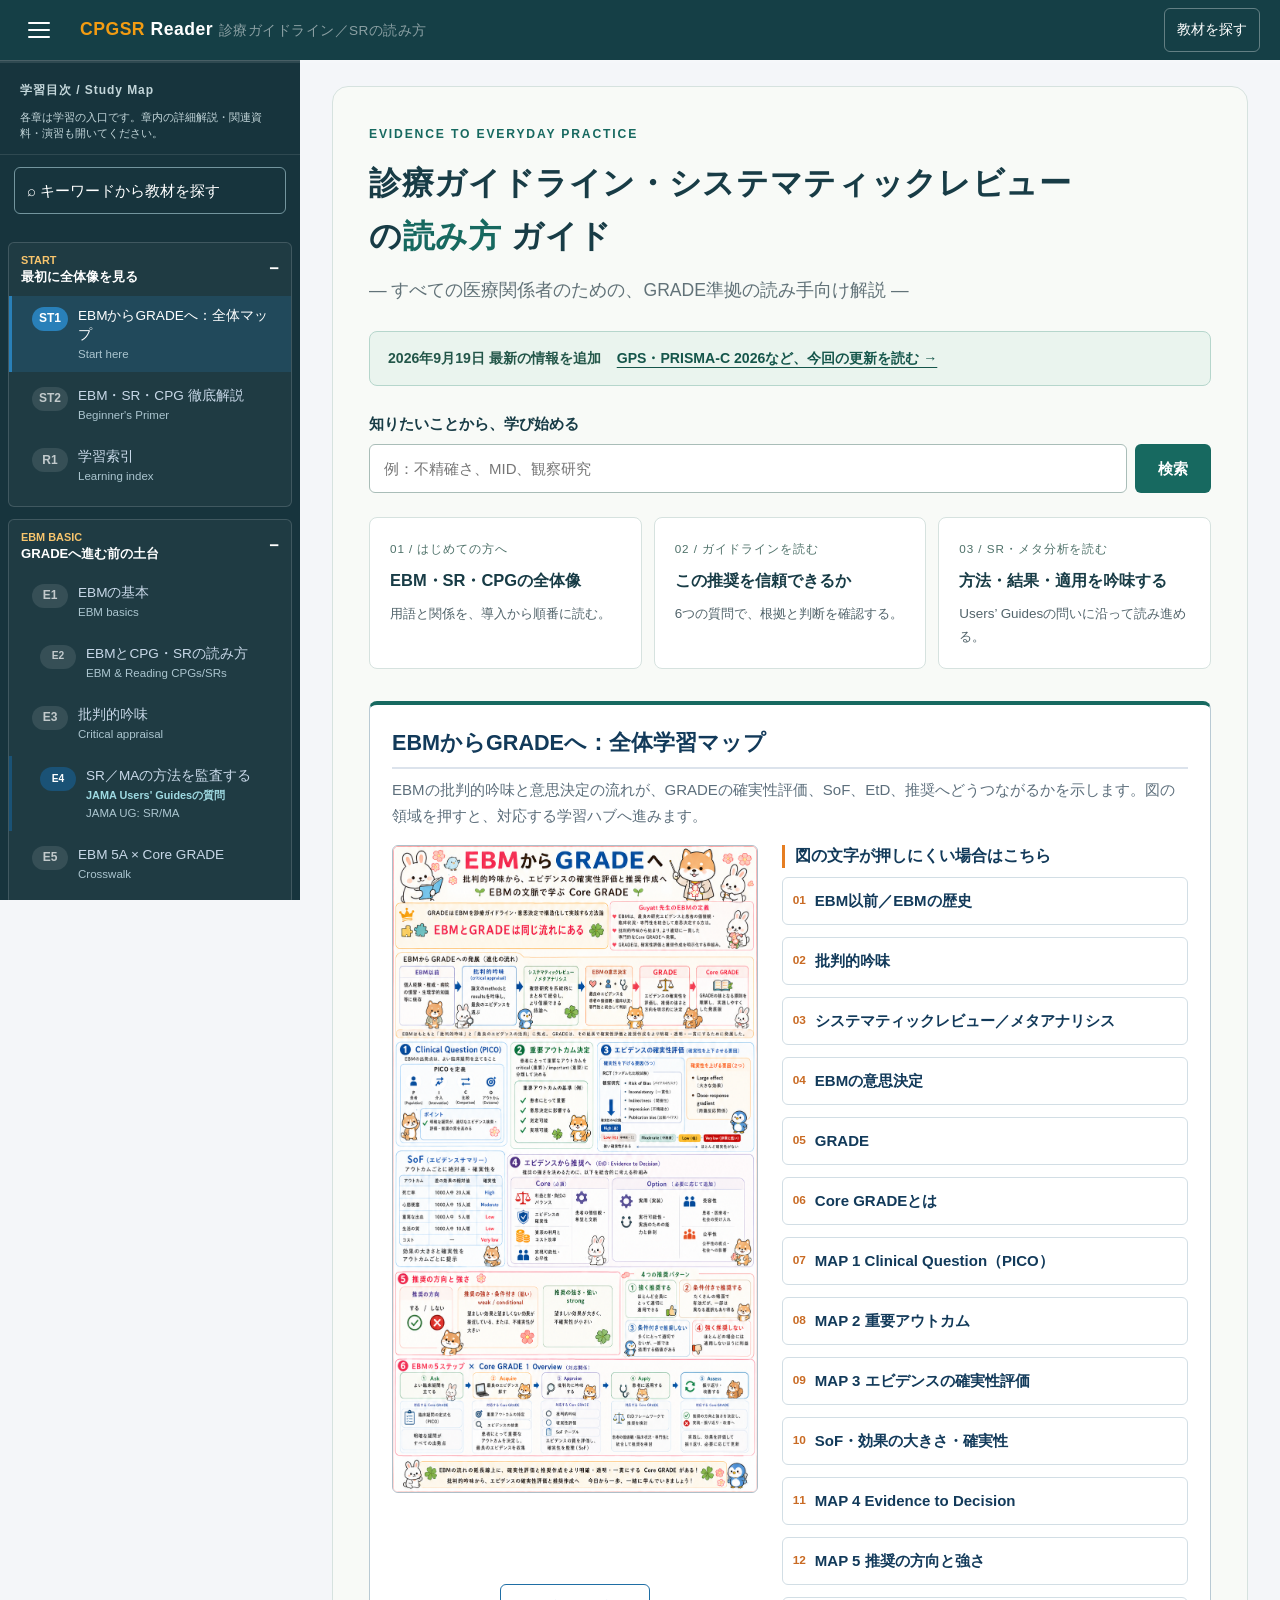
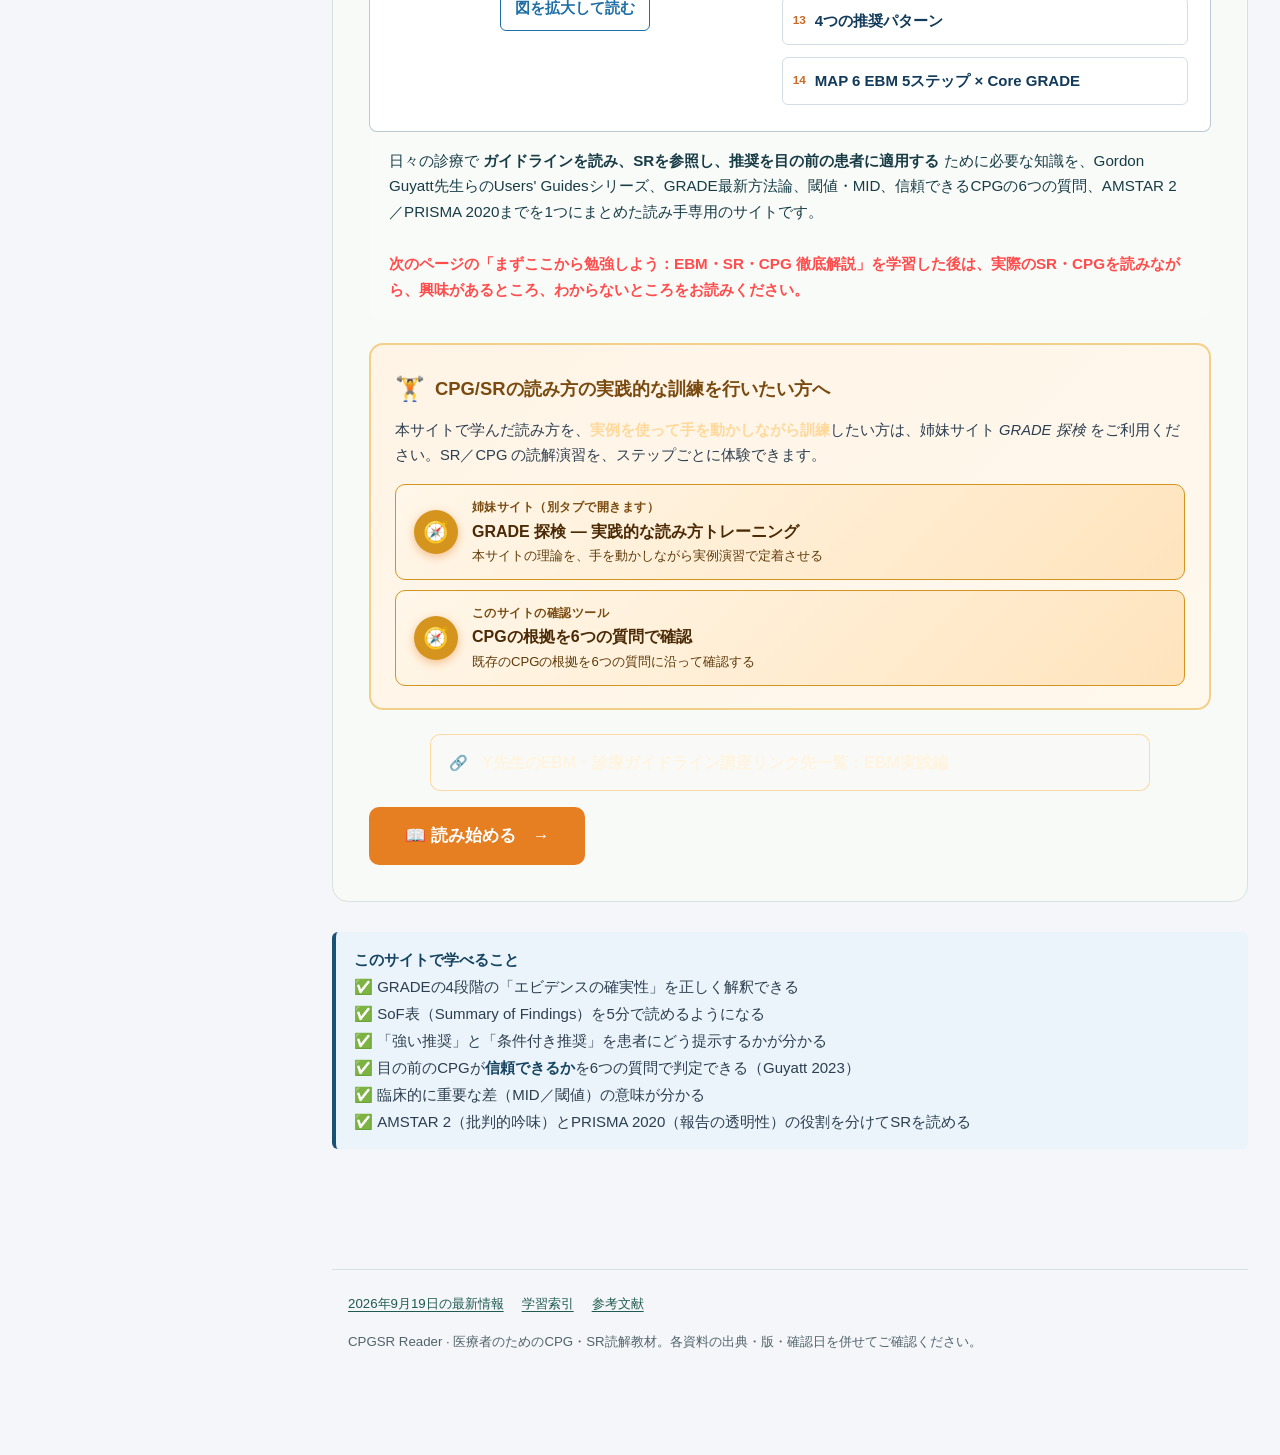
<file: index.html>
<!DOCTYPE html>
<html lang="ja">
<head>
<meta charset="UTF-8">
<meta name="viewport" content="width=device-width, initial-scale=1.0">
<title>CPGSR Reader — 診療ガイドライン・SRの読み方（GRADE準拠）</title>
<meta name="description" content="すべての医療関係者のための、診療ガイドライン／システマティックレビューの読み方ガイド（GRADE準拠・Guyatt先生の最新知見）">
<meta name="theme-color" content="#123a5a">
<link rel="canonical" href="https://mxe050.github.io/CPGSRuser/index.html">
<meta property="og:type" content="website">
<meta property="og:title" content="CPGSR Reader — 診療ガイドライン・SRの読み方">
<meta property="og:description" content="GRADEに基づき、診療ガイドラインとシステマティックレビューを読むための学習サイト。">
<link rel="stylesheet" href="style.css?v=7.3">
<link rel="stylesheet" href="style-cpgsr.css?v=9.1">
<link rel="stylesheet" href="ebm-grade-map.css?v=20260919">
<link rel="stylesheet" href="navigation-mobile.css?v=20260919">
<link rel="stylesheet" href="reader-refresh.css?v=20260919">
<script src="reader-ui.js?v=20260919" defer></script>
</head>
<body>
<a class="app-skip-link" href="#mainContent">本文へ移動</a>

<!-- ヘッダー -->
<header class="app-header">
  <button type="button" class="menu-toggle" id="menuToggle" aria-label="学習目次を開く" aria-controls="sidebar" aria-expanded="false">
    <span></span><span></span><span></span>
  </button>
  <button type="button" class="logo logo-home" onclick="showPage(0)" aria-label="ホーム：まずここからお読みくださいへ戻る">
    <span>CPGSR</span> Reader <span style="color:rgba(255,255,255,0.5);font-weight:400;font-size:0.85rem;">診療ガイドライン／SRの読み方</span>
  </button>
  <a class="header-search-link" href="learning-index.html">教材を探す</a>
</header>

<!-- 進捗バー -->
<div class="progress-bar">
  <div class="progress-fill" id="progressFill" style="width: 4%"></div>
</div>

<!-- オーバーレイ（モバイル用） -->
<div class="overlay" id="overlay"></div>

<!-- アプリ本体 -->
<div class="app-body">

  <!-- サイドバー（目次） -->
  <nav class="sidebar" id="sidebar" aria-label="学習目次">
    <div class="sidebar-header">
      <span>学習目次 / Study Map</span>
      <span class="sidebar-learning-note">各章は学習の入口です。章内の詳細解説・関連資料・演習も開いてください。</span>
    </div>
    <a class="sidebar-search" href="learning-index.html">⌕ キーワードから教材を探す</a>
    <div class="toc-list" id="tocList">
      <details class="nav-zone" data-zone="start" open>
        <summary><span><span class="nav-zone-label">START</span><span class="nav-zone-title">最初に全体像を見る</span></span></summary>
        <ul>
          <li class="toc-item"><button class="toc-btn active" data-idx="0" data-content-id="home"><span class="toc-num">ST1</span><span class="toc-text">EBMからGRADEへ：全体マップ<span class="en">Start here</span></span></button></li>
          <li class="toc-item"><button class="toc-btn" data-idx="24" data-content-id="beginner-primer"><span class="toc-num">ST2</span><span class="toc-text">EBM・SR・CPG 徹底解説<span class="en">Beginner's Primer</span></span></button></li>
          <li class="toc-item"><a class="toc-btn toc-link" href="learning-index.html" data-content-id="learning-index"><span class="toc-num">R1</span><span class="toc-text">学習索引<span class="en">Learning index</span></span></a></li>
        </ul>
      </details>

      <details class="nav-zone" data-zone="ebm-basic" open>
        <summary><span><span class="nav-zone-label">EBM BASIC</span><span class="nav-zone-title">GRADEへ進む前の土台</span></span></summary>
        <ul>
          <li class="toc-item"><button class="toc-btn" data-content-id="ebm-basics-hub"><span class="toc-num">E1</span><span class="toc-text">EBMの基本<span class="en">EBM basics</span></span></button></li>
          <li class="toc-item is-child"><button class="toc-btn" data-idx="1" data-content-id="ebm-cpg-sr-basics"><span class="toc-num">E2</span><span class="toc-text">EBMとCPG・SRの読み方<span class="en">EBM & Reading CPGs/SRs</span></span></button></li>
          <li class="toc-item"><button class="toc-btn" data-content-id="ebm-critical-appraisal"><span class="toc-num">E3</span><span class="toc-text">批判的吟味<span class="en">Critical appraisal</span></span></button></li>
          <li class="toc-item is-child"><button class="toc-btn jama-toc" data-idx="25" data-content-id="jama-sr-ma"><span class="toc-num">E4</span><span class="toc-text">SR／MAの方法を監査する<span class="toc-detail">JAMA Users' Guidesの質問</span><span class="en">JAMA UG: SR/MA</span></span></button></li>
          <li class="toc-item"><button class="toc-btn" data-content-id="map-ebm-crosswalk"><span class="toc-num">E5</span><span class="toc-text">EBM 5A × Core GRADE<span class="en">Crosswalk</span></span></button></li>
        </ul>
      </details>

      <details class="nav-zone" data-zone="main-map" open>
        <summary><span><span class="nav-zone-label">MAIN MAP</span><span class="nav-zone-title">EBMからGRADEへ図の順に学ぶ</span></span></summary>
        <ul>
          <li class="toc-item"><button class="toc-btn" data-idx="2" data-content-id="grade-overview"><span class="toc-num">M0</span><span class="toc-text">GRADEアプローチの概要<span class="en">Overview of GRADE</span></span></button></li>
          <li class="toc-item"><button class="toc-btn" data-content-id="map-clinical-question"><span class="toc-num">M1</span><span class="toc-text">Clinical Question（PICO）<span class="en">MAP 1</span></span></button></li>
          <li class="toc-item"><button class="toc-btn" data-content-id="map-important-outcomes"><span class="toc-num">M2</span><span class="toc-text">重要アウトカム<span class="en">MAP 2</span></span></button></li>
          <li class="toc-item"><button class="toc-btn" data-content-id="map-evidence-synthesis"><span class="toc-num">M2a</span><span class="toc-text">批判的吟味→SR・メタ分析<span class="en">BRIDGE</span></span></button></li>

          <li class="toc-subgroup">MAP 3　エビデンスの確実性</li>
          <li class="toc-item"><button class="toc-btn" data-content-id="map-certainty"><span class="toc-num">M3</span><span class="toc-text">確実性評価の全体像<span class="en">Certainty hub</span></span></button></li>
          <li class="toc-item is-child"><button class="toc-btn" data-idx="3" data-content-id="certainty-levels"><span class="toc-num">M3a</span><span class="toc-text">確実性4段階と開始点<span class="en">Certainty levels</span></span></button></li>
          <li class="toc-item is-child"><button class="toc-btn" data-idx="8" data-content-id="risk-of-bias"><span class="toc-num">M3b</span><span class="toc-text">Risk of Bias<span class="en">Risk of Bias</span></span></button></li>
          <li class="toc-item is-child"><button class="toc-btn" data-idx="9" data-content-id="inconsistency"><span class="toc-num">M3c</span><span class="toc-text">不一致性<span class="en">Inconsistency</span></span></button></li>
          <li class="toc-item is-child"><button class="toc-btn" data-idx="10" data-content-id="indirectness"><span class="toc-num">M3d</span><span class="toc-text">非直接性<span class="en">Indirectness</span></span></button></li>
          <li class="toc-item is-child"><button class="toc-btn" data-idx="11" data-content-id="imprecision"><span class="toc-num">M3e</span><span class="toc-text">不精確さ<span class="en">Imprecision</span></span></button></li>
          <li class="toc-item is-child"><button class="toc-btn" data-idx="12" data-content-id="dissemination-bias"><span class="toc-num">M3f</span><span class="toc-text">Dissemination bias<span class="en">Missing evidence</span></span></button></li>

          <li class="toc-subgroup">SoF　効果の大きさと確実性</li>
          <li class="toc-item"><button class="toc-btn" data-content-id="map-sof"><span class="toc-num">S0</span><span class="toc-text">SoFの全体像<span class="en">Summary of findings</span></span></button></li>
          <li class="toc-item is-child"><button class="toc-btn" data-idx="6" data-content-id="effect-measures-absolute"><span class="toc-num">S1</span><span class="toc-text">相対効果と絶対効果<span class="en">Relative / Absolute</span></span></button></li>
          <li class="toc-item is-child"><button class="toc-btn" data-idx="7" data-content-id="thresholds-mid"><span class="toc-num">S2</span><span class="toc-text">閾値とMID<span class="en">Thresholds & MID</span></span></button></li>
          <li class="toc-item is-child"><button class="toc-btn" data-idx="5" data-content-id="summary-of-findings"><span class="toc-num">S3</span><span class="toc-text">SoF表・Evidence Profile<span class="en">SoF tables</span></span></button></li>

          <li class="toc-item"><button class="toc-btn" data-content-id="map-etd"><span class="toc-num">M4</span><span class="toc-text">Evidence to Decision<span class="en">MAP 4 EtD</span></span></button></li>
          <li class="toc-item"><button class="toc-btn" data-content-id="map-recommendation"><span class="toc-num">M5</span><span class="toc-text">推奨の方向と強さ<span class="en">MAP 5</span></span></button></li>
          <li class="toc-item is-child"><button class="toc-btn" data-idx="4" data-content-id="recommendation-strength"><span class="toc-num">M5a</span><span class="toc-text">強い推奨と条件付き推奨<span class="en">Recommendation strength</span></span></button></li>
          <li class="toc-item is-child"><button class="toc-btn" data-content-id="map-recommendation-patterns"><span class="toc-num">M5b</span><span class="toc-text">4つの推奨パターン<span class="en">Four patterns</span></span></button></li>
          <li class="toc-item"><button class="toc-btn" data-content-id="map-apply-assess"><span class="toc-num">M6</span><span class="toc-text">Apply・Assess<span class="en">MAP 6</span></span></button></li>
          <li class="toc-item is-child"><button class="toc-btn" data-idx="19" data-content-id="clinical-applicability"><span class="toc-num">M6a</span><span class="toc-text">患者への適用<span class="en">Applicability</span></span></button></li>
          <li class="toc-item is-child"><button class="toc-btn" data-idx="20" data-content-id="values-shared-decision"><span class="toc-num">M6b</span><span class="toc-text">共同意思決定と価値観<span class="en">SDM & Values</span></span></button></li>
        </ul>
      </details>

      <details class="nav-zone" data-zone="topics">
        <summary><span><span class="nav-zone-label">TOPICS</span><span class="nav-zone-title">図に無理に入れない詳細分野</span></span></summary>
        <ul>
          <li class="toc-item"><button class="toc-btn" data-content-id="topics-index"><span class="toc-num">T0</span><span class="toc-text">TOPICS一覧<span class="en">Topics index</span></span></button></li>
          <li class="toc-item"><button class="toc-btn" data-content-id="topic-core-grade"><span class="toc-num">T1</span><span class="toc-text">Core GRADEとは<span class="en">Working Group / GRADE Book</span></span></button></li>
          <li class="toc-item"><button class="toc-btn" data-idx="13" data-content-id="nrsi-systematic-review"><span class="toc-num">T2</span><span class="toc-text">非RCT・観察研究・因果推論<span class="en">NRSI / Causal inference</span></span></button></li>
          <li class="toc-item is-child"><a class="toc-btn toc-link" href="non-rct-observational-studies.html" data-content-id="nonrct-observational"><span class="toc-num">T2a</span><span class="toc-text">非RCT・観察研究を詳しく読む<span class="en">Deep dive</span></span></a></li>
          <li class="toc-item is-child"><a class="toc-btn toc-link" href="non-rct-observational-studies.html#13a-title" data-content-id="nonrct-target-trial"><span class="toc-num">T2b</span><span class="toc-text">target trialとtime zero<span class="en">Target trial</span></span></a></li>
          <li class="toc-item is-child"><a class="toc-btn toc-link" href="non-rct-observational-studies.html#13e-title" data-content-id="nonrct-propensity-score"><span class="toc-num">T2c</span><span class="toc-text">傾向スコアと調整診断<span class="en">Propensity scores</span></span></a></li>
          <li class="toc-item is-child"><a class="toc-btn toc-link" href="advanced-statistics.html#causal-variable-selection" data-content-id="advanced-causal-variables"><span class="toc-num">T2d</span><span class="toc-text">因果効果を読む変数選択<span class="en">Causal variables</span></span></a></li>
          <li class="toc-item"><button class="toc-btn" data-idx="14" data-content-id="qualitative-cerqual"><span class="toc-num">T3</span><span class="toc-text">定性研究・CERQual<span class="en">Qualitative evidence</span></span></button></li>
          <li class="toc-item"><a class="toc-btn toc-link" href="meta-analysis-methods.html" data-content-id="meta-analysis-methods"><span class="toc-num">T4</span><span class="toc-text">メタ分析・NMA<span class="en">Meta-analysis</span></span></a></li>
          <li class="toc-item is-child"><button class="toc-btn jama-toc" data-idx="26" data-content-id="jama-network-meta-analysis"><span class="toc-num">T4a</span><span class="toc-text">ネットワークメタアナリシス<span class="en">JAMA UG</span></span></button></li>
          <li class="toc-item"><a class="toc-btn toc-link" href="oncology-outcomes.html" data-content-id="oncology-outcomes"><span class="toc-num">T5</span><span class="toc-text">がんアウトカム・生存時間<span class="en">Oncology outcomes</span></span></a></li>
          <li class="toc-item is-child"><a class="toc-btn toc-link" href="advanced-statistics.html#survival" data-content-id="advanced-survival"><span class="toc-num">T5a</span><span class="toc-text">HR・非比例ハザード・RMST<span class="en">Survival methods</span></span></a></li>
          <li class="toc-item"><button class="toc-btn" data-idx="16" data-content-id="trustworthy-cpg"><span class="toc-num">T6</span><span class="toc-text">CPG・SRの信頼性<span class="en">Trustworthiness</span></span></button></li>
          <li class="toc-item is-child"><button class="toc-btn" data-idx="17" data-content-id="cpg-quality-examples"><span class="toc-num">T6a</span><span class="toc-text">CPG品質の実例<span class="en">CPG examples</span></span></button></li>
          <li class="toc-item is-child"><button class="toc-btn" data-idx="18" data-content-id="sr-reporting-and-appraisal"><span class="toc-num">T6b</span><span class="toc-text">AMSTAR 2・PRISMA・ROBIS<span class="en">Appraisal / reporting / RoB</span></span></button></li>
          <li class="toc-item"><button class="toc-btn" data-idx="15" data-content-id="alternative-recommendations"><span class="toc-num">T7</span><span class="toc-text">単一推定値なし・GPS・net benefit<span class="en">Alternative decisions</span></span></button></li>
          <li class="toc-item"><a class="toc-btn toc-link" href="guyatt-methodology-atlas.html" data-content-id="guyatt-methodology-atlas"><span class="toc-num">T8</span><span class="toc-text">Guyatt方法論<span class="en">Methods atlas</span></span></a></li>
          <li class="toc-item is-child"><button class="toc-btn" data-idx="22" data-content-id="guyatt-lectures"><span class="toc-num">T8a</span><span class="toc-text">Guyatt先生講演<span class="en">Educational lectures</span></span></button></li>
          <li class="toc-item"><a class="toc-btn toc-link" href="advanced-statistics.html" data-content-id="advanced-statistics"><span class="toc-num">T9</span><span class="toc-text">統計学・新しい方法<span class="en">Statistics / new methods</span></span></a></li>
          <li class="toc-item is-child"><a class="toc-btn toc-link" href="advanced-statistics.html#estimand" data-content-id="advanced-estimand"><span class="toc-num">T9a</span><span class="toc-text">estimand<span class="en">Estimand</span></span></a></li>
          <li class="toc-item"><a class="toc-btn toc-link" href="japan-cpg-tohoho.html" data-content-id="japanese-cpg-pitfalls"><span class="toc-num">T10</span><span class="toc-text">日本のCPG事例<span class="en">Japanese CPG cases</span></span></a></li>
          <li class="toc-item is-child"><button class="toc-btn" data-content-id="legacy-japanese-cpg-pitfalls"><span class="toc-num">T10a</span><span class="toc-text">本邦CPGトホホ集（本体内資料）<span class="en">Built-in reader page</span></span></button></li>
        </ul>
      </details>

      <details class="nav-zone" data-zone="resources">
        <summary><span><span class="nav-zone-label">RESOURCES</span><span class="nav-zone-title">索引・用語集・文献・演習</span></span></summary>
        <ul>
          <li class="toc-item"><a class="toc-btn toc-link" href="updates.html" data-content-id="methods-updates"><span class="toc-num">R6</span><span class="toc-text">2026年9月19日 最新情報<span class="en">Methods update</span></span></a></li>
          <li class="toc-item"><button class="toc-btn" data-content-id="resources-index"><span class="toc-num">R0</span><span class="toc-text">RESOURCES一覧<span class="en">Resources index</span></span></button></li>
          <li class="toc-item"><a class="toc-btn toc-link" href="learning-index.html" data-content-id="learning-index"><span class="toc-num">R1</span><span class="toc-text">学習索引<span class="en">Learning index</span></span></a></li>
          <li class="toc-item"><button class="toc-btn" data-idx="21" data-content-id="glossary-qa"><span class="toc-num">R2</span><span class="toc-text">用語集＋Q&A<span class="en">Glossary</span></span></button></li>
          <li class="toc-item"><button class="toc-btn" data-idx="23" data-content-id="references"><span class="toc-num">R3</span><span class="toc-text">参考文献一覧<span class="en">References</span></span></button></li>
          <li class="toc-item"><a class="toc-btn toc-link" href="y-sensei-ebm-practice-links.html" data-content-id="y-sensei-ebm-practice-links"><span class="toc-num">R4</span><span class="toc-text">Y先生のEBM実践リンク集<span class="en">Practice links</span></span></a></li>
          <li class="toc-item"><a class="toc-btn toc-link" href="https://mxe050.github.io/GRADE-tanken/" target="_blank" rel="noopener"><span class="toc-num">R5</span><span class="toc-text">GRADE 探検<span class="en">Practice site</span></span></a></li>
        </ul>
      </details>
    </div>
  </nav>

  <!-- メインコンテンツ -->
  <noscript>
    <nav class="no-script-nav" aria-label="JavaScriptなしで使う主な導線">
      <strong>主要な学習ページ：</strong>
      <a href="learning-index.html">索引：論文を読む順番／トピック・Guyattから探す</a>
      <a href="advanced-statistics.html">統計学・因果推論</a>
      <a href="non-rct-observational-studies.html">非RCT・観察研究</a>
      <a href="oncology-outcomes.html">がんアウトカム</a>
      <a href="japan-cpg-tohoho.html">本邦CPGトホホ集</a>
    </nav>
  </noscript>

  <main class="main-content" id="mainContent">

    <!-- ============ Ch0: 表紙 ============ -->
    <div class="page active" id="page-0" data-content-id="home" data-legacy-page-id="page-0" data-legacy-index="0">
      <div class="reader-cover">
        <p class="reader-eyebrow">EVIDENCE TO EVERYDAY PRACTICE</p>
        <h1>診療ガイドライン・システマティックレビュー <br>の<span style="color:#ffcc80;">読み方</span> ガイド</h1>
        <div class="sub">— すべての医療関係者のための、GRADE準拠の読み手向け解説 —</div>
        <div class="reader-update-banner"><strong><time datetime="2026-09-19">2026年9月19日</time> 最新の情報を追加</strong><a href="updates.html">GPS・PRISMA-C 2026など、今回の更新を読む →</a></div>
        <form class="reader-search" action="learning-index.html" method="get" role="search"><label for="home-search">知りたいことから、学び始める</label><div class="reader-search-row"><input id="home-search" name="q" type="search" placeholder="例：不精確さ、MID、観察研究" autocomplete="off"><button type="submit">検索</button></div></form>
        <nav class="reader-start-paths" aria-label="目的別に学ぶ">
          <a href="#page-25"><span class="path-number">01 / はじめての方へ</span><strong>EBM・SR・CPGの全体像</strong><small>用語と関係を、導入から順番に読む。</small></a>
          <a href="#page-16"><span class="path-number">02 / ガイドラインを読む</span><strong>この推奨を信頼できるか</strong><small>6つの質問で、根拠と判断を確認する。</small></a>
          <a href="#page-26"><span class="path-number">03 / SR・メタ分析を読む</span><strong>方法・結果・適用を吟味する</strong><small>Users’ Guidesの問いに沿って読み進める。</small></a>
        </nav><a id="reader-resume" class="reader-resume" hidden></a>
        <section class="home-learning-map" aria-labelledby="ebm-grade-map-title">
          <h2 id="ebm-grade-map-title">EBMからGRADEへ：全体学習マップ</h2>
          <p class="home-learning-map-intro">EBMの批判的吟味と意思決定の流れが、GRADEの確実性評価、SoF、EtD、推奨へどうつながるかを示します。図の領域を押すと、対応する学習ハブへ進みます。</p>
          <div class="ebm-grade-map-shell">
            <img class="ebm-grade-map-image" src="images/ebm-grade-map.png" width="941" height="1672" alt="EBMからGRADEへ進む学習の全体像。批判的吟味、システマティックレビュー、PICO、重要アウトカム、確実性評価、SoF、EtD、推奨、EBMの5ステップとの対応を示す。下に同じ項目のリンク一覧があります。">
            <a class="ebm-grade-hotspot is-secondary" href="#ebm-basics-hub" data-map-target="ebm-basics-hub" data-mobile-overlay="false" style="--left:1.7%;--top:18.122%;--width:15.303%;--height:9.27%;" aria-label="EBM以前とEBMの歴史を開く"><span class="ebm-grade-hotspot-label">01 EBM以前／EBMの歴史</span></a>
            <a class="ebm-grade-hotspot is-secondary" href="#ebm-critical-appraisal" data-map-target="ebm-critical-appraisal" data-mobile-overlay="false" style="--left:18.066%;--top:18.122%;--width:15.94%;--height:9.27%;" aria-label="批判的吟味を開く"><span class="ebm-grade-hotspot-label">02 批判的吟味</span></a>
            <a class="ebm-grade-hotspot is-secondary" href="#map-evidence-synthesis" data-map-target="map-evidence-synthesis" data-mobile-overlay="false" style="--left:35.494%;--top:18.122%;--width:14.878%;--height:9.27%;" aria-label="システマティックレビューとメタアナリシスを開く"><span class="ebm-grade-hotspot-label">03 SR／メタ分析</span></a>
            <a class="ebm-grade-hotspot is-secondary" href="#map-apply-assess" data-map-target="map-apply-assess" data-mobile-overlay="false" style="--left:52.285%;--top:18.122%;--width:13.177%;--height:9.27%;" aria-label="EBMの意思決定を開く"><span class="ebm-grade-hotspot-label">04 EBMの意思決定</span></a>
            <a class="ebm-grade-hotspot is-secondary" href="#page-2" data-map-target="grade-overview" data-mobile-overlay="false" style="--left:66.738%;--top:18.122%;--width:14.134%;--height:9.27%;" aria-label="GRADEの概要を開く"><span class="ebm-grade-hotspot-label">05 GRADE</span></a>
            <a class="ebm-grade-hotspot is-secondary" href="#topic-core-grade" data-map-target="topic-core-grade" data-mobile-overlay="false" style="--left:82.359%;--top:18.122%;--width:16.047%;--height:9.27%;" aria-label="Core GRADEとはを開く"><span class="ebm-grade-hotspot-label">06 Core GRADE</span></a>
            <a class="ebm-grade-hotspot" href="#map-clinical-question" data-map-target="map-clinical-question" data-mobile-overlay="true" style="--left:0.85%;--top:29.964%;--width:30.074%;--height:16.089%;" aria-label="MAP 1 Clinical Question、PICOを開く"><span class="ebm-grade-hotspot-label">07 MAP 1 PICO</span></a>
            <a class="ebm-grade-hotspot" href="#map-important-outcomes" data-map-target="map-important-outcomes" data-mobile-overlay="true" style="--left:31.562%;--top:29.964%;--width:22.742%;--height:16.089%;" aria-label="MAP 2 重要アウトカムを開く"><span class="ebm-grade-hotspot-label">08 MAP 2 重要アウトカム</span></a>
            <a class="ebm-grade-hotspot" href="#map-certainty" data-map-target="map-certainty" data-mobile-overlay="true" style="--left:55.048%;--top:29.964%;--width:43.889%;--height:16.627%;" aria-label="MAP 3 エビデンスの確実性評価を開く"><span class="ebm-grade-hotspot-label">09 MAP 3 確実性</span></a>
            <a class="ebm-grade-hotspot" href="#map-sof" data-map-target="map-sof" data-mobile-overlay="true" style="--left:0.85%;--top:46.591%;--width:30.181%;--height:17.703%;" aria-label="SoF、効果の大きさと確実性を開く"><span class="ebm-grade-hotspot-label">10 SoF</span></a>
            <a class="ebm-grade-hotspot" href="#map-etd" data-map-target="map-etd" data-mobile-overlay="true" style="--left:31.456%;--top:46.651%;--width:67.481%;--height:17.644%;" aria-label="MAP 4 Evidence to Decisionを開く"><span class="ebm-grade-hotspot-label">11 MAP 4 EtD</span></a>
            <a class="ebm-grade-hotspot" href="#map-recommendation" data-map-target="map-recommendation" data-mobile-overlay="true" style="--left:0.85%;--top:64.952%;--width:60.574%;--height:12.919%;" aria-label="MAP 5 推奨の方向と強さを開く"><span class="ebm-grade-hotspot-label">12 MAP 5 推奨</span></a>
            <a class="ebm-grade-hotspot" href="#map-recommendation-patterns" data-map-target="map-recommendation-patterns" data-mobile-overlay="true" style="--left:62.168%;--top:64.952%;--width:36.769%;--height:13.098%;" aria-label="4つの推奨パターンを開く"><span class="ebm-grade-hotspot-label">13 4つの推奨パターン</span></a>
            <a class="ebm-grade-hotspot" href="#map-ebm-crosswalk" data-map-target="map-ebm-crosswalk" data-mobile-overlay="true" style="--left:0.85%;--top:78.349%;--width:98.087%;--height:15.012%;" aria-label="MAP 6 EBM 5ステップとCore GRADEを開く"><span class="ebm-grade-hotspot-label">14 MAP 6 EBM 5A × Core GRADE</span></a>
          </div>
          <div class="ebm-grade-map-actions">
            <button type="button" class="ebm-grade-map-zoom" onclick="openLearningMap(this)">図を拡大して読む</button>
          </div>
          <nav class="ebm-grade-map-links" aria-label="図と同じ学習項目">
            <h3>図の文字が押しにくい場合はこちら</h3>
            <ol>
              <li><a href="#ebm-basics-hub" data-content-target="ebm-basics-hub"><span class="ebm-grade-map-link-no">01</span>EBM以前／EBMの歴史</a></li>
              <li><a href="#ebm-critical-appraisal" data-content-target="ebm-critical-appraisal"><span class="ebm-grade-map-link-no">02</span>批判的吟味</a></li>
              <li><a href="#map-evidence-synthesis" data-content-target="map-evidence-synthesis"><span class="ebm-grade-map-link-no">03</span>システマティックレビュー／メタアナリシス</a></li>
              <li><a href="#map-apply-assess" data-content-target="map-apply-assess"><span class="ebm-grade-map-link-no">04</span>EBMの意思決定</a></li>
              <li><a href="#page-2" data-content-target="grade-overview"><span class="ebm-grade-map-link-no">05</span>GRADE</a></li>
              <li><a href="#topic-core-grade" data-content-target="topic-core-grade"><span class="ebm-grade-map-link-no">06</span>Core GRADEとは</a></li>
              <li><a href="#map-clinical-question" data-content-target="map-clinical-question"><span class="ebm-grade-map-link-no">07</span>MAP 1 Clinical Question（PICO）</a></li>
              <li><a href="#map-important-outcomes" data-content-target="map-important-outcomes"><span class="ebm-grade-map-link-no">08</span>MAP 2 重要アウトカム</a></li>
              <li><a href="#map-certainty" data-content-target="map-certainty"><span class="ebm-grade-map-link-no">09</span>MAP 3 エビデンスの確実性評価</a></li>
              <li><a href="#map-sof" data-content-target="map-sof"><span class="ebm-grade-map-link-no">10</span>SoF・効果の大きさ・確実性</a></li>
              <li><a href="#map-etd" data-content-target="map-etd"><span class="ebm-grade-map-link-no">11</span>MAP 4 Evidence to Decision</a></li>
              <li><a href="#map-recommendation" data-content-target="map-recommendation"><span class="ebm-grade-map-link-no">12</span>MAP 5 推奨の方向と強さ</a></li>
              <li><a href="#map-recommendation-patterns" data-content-target="map-recommendation-patterns"><span class="ebm-grade-map-link-no">13</span>4つの推奨パターン</a></li>
              <li><a href="#map-ebm-crosswalk" data-content-target="map-ebm-crosswalk"><span class="ebm-grade-map-link-no">14</span>MAP 6 EBM 5ステップ × Core GRADE</a></li>
            </ol>
          </nav>
        </section>
        <div class="pitch">
          日々の診療で <strong>ガイドラインを読み、SRを参照し、推奨を目の前の患者に適用する</strong> ために必要な知識を、Gordon Guyatt先生らのUsers' Guidesシリーズ、GRADE最新方法論、閾値・MID、信頼できるCPGの6つの質問、AMSTAR 2／PRISMA 2020までを1つにまとめた読み手専用のサイトです。<br><br>
          <span class="cover-primer-read-note">次のページの「まずここから勉強しよう：EBM・SR・CPG 徹底解説」を学習した後は、実際のSR・CPGを読みながら、興味があるところ、わからないところをお読みください。</span>
        </div>
        <!-- ===== 姉妹サイト（GRADE-tanken）誘導ブロック（v1.7追加） ===== -->
        <div class="beginner-intro-block" style="background:linear-gradient(135deg,#fff4e6 0%,#fff8ed 100%);border-color:#f3d08a;margin-top:20px;">
          <div class="beginner-intro-title" style="color:#7a4b10;">
            <span class="beginner-intro-icon">🏋️</span>
            <span>CPG/SRの読み方の実践的な訓練を行いたい方へ</span>
          </div>
          <div class="beginner-intro-sub" style="color:#2c3e50;">
            本サイトで学んだ読み方を、<strong>実例を使って手を動かしながら訓練</strong>したい方は、姉妹サイト <em>GRADE 探検</em> をご利用ください。SR／CPG の読解演習を、ステップごとに体験できます。
          </div>
          <div class="beginner-intro-btns">
            <a class="beginner-btn primer-btn" href="https://mxe050.github.io/GRADE-tanken/" target="_blank" rel="noopener" style="background:linear-gradient(135deg,#fff7ea 0%,#ffe4bd 100%);border-color:#d4941e;color:#4b2a05 !important;">
              <span class="primer-mark" style="background:#d4941e;color:white;">🧭</span>
              <span class="btn-body">
                <span class="btn-label" style="color:#7a4b10;">姉妹サイト（別タブで開きます）</span>
                <span class="btn-title" style="color:#4b2a05 !important;">GRADE 探検 — 実践的な読み方トレーニング</span>
                <span class="btn-dsc" style="color:#5f3a09 !important;opacity:1;">本サイトの理論を、手を動かしながら実例演習で定着させる</span>
              </span>
            </a>
            <a class="beginner-btn primer-btn" href="index.html#page-16" style="background:linear-gradient(135deg,#fff7ea 0%,#ffe4bd 100%);border-color:#d4941e;color:#4b2a05 !important;">
              <span class="primer-mark" style="background:#d4941e;color:white;">🧭</span>
              <span class="btn-body">
                <span class="btn-label" style="color:#7a4b10;">このサイトの確認ツール</span>
                <span class="btn-title" style="color:#4b2a05 !important;">CPGの根拠を6つの質問で確認</span>
                <span class="btn-dsc" style="color:#5f3a09 !important;opacity:1;">既存のCPGの根拠を6つの質問に沿って確認する</span>
              </span>
            </a>
          </div>
        </div>
        <div class="home-resource-link-wrap">
          <a class="beginner-btn home-resource-link" href="y-sensei-ebm-practice-links.html">
            <span class="primer-mark">🔗</span>
            <span class="btn-body">
              <span class="btn-title">Y先生のEBM・診療ガイドライン講座リンク先一覧：EBM実践編</span>
            </span>
          </a>
        </div>
        <div style="margin-top:16px;text-align:center;">
          <button class="nav-btn" onclick="showPage(24)" style="background:var(--accent);color:white;border:none;padding:14px 36px;border-radius:10px;font-size:1.05rem;font-weight:700;cursor:pointer;">📖 読み始める　→</button>
        </div>
      </div>

      <div class="key-message" style="margin-top:30px;">
        <strong>このサイトで学べること</strong><br>
        ✅ GRADEの4段階の「エビデンスの確実性」を正しく解釈できる<br>
        ✅ SoF表（Summary of Findings）を5分で読めるようになる<br>
        ✅ 「強い推奨」と「条件付き推奨」を患者にどう提示するかが分かる<br>
        ✅ 目の前のCPGが<strong>信頼できるか</strong>を6つの質問で判定できる（Guyatt 2023）<br>
        ✅ 臨床的に重要な差（MID／閾値）の意味が分かる<br>
        ✅ AMSTAR 2（批判的吟味）とPRISMA 2020（報告の透明性）の役割を分けてSRを読める
      </div>
    </div>

    <!-- ============ Additive learning hubs: EBM BASIC / MAIN MAP / TOPICS / RESOURCES ============ -->
    <div class="page map-hub-page map-zone-ebm" id="ebm-basics-hub" data-content-id="ebm-basics-hub">
      <header class="map-hub-hero">
        <p class="map-hub-kicker">EBM BASIC / E1</p>
        <h2>EBM BASIC：GRADEへ進む前の土台</h2>
        <p class="map-hub-lead">GRADEはEBMと別の流れではありません。最良の研究エビデンス、臨床専門性、患者の価値観・選好、臨床状況を統合して判断するEBMの延長上で、確実性評価と推奨作成を透明にします。</p>
      </header>
      <section class="map-hub-question"><h3>この段階で答える問い</h3><p>いま読んでいるものは原著、SR、CPGのどれか。誰が、どの判断のために、どの種類のエビデンスを必要としているか。</p></section>
      <section class="map-hub-summary"><h3>60秒要約</h3><p>EBMは論文の結果だけを機械的に適用する方法ではありません。Ask、Acquire、Appraise、Apply、Assessを通じて、研究の妥当性と結果を読み、目の前の患者の状況・価値観と統合します。SRは複数研究を体系的にまとめ、CPGはそのエビデンスを推奨へつなぎます。</p></section>
      <section class="map-hub-section"><h3>詳しく学ぶ</h3><div class="map-hub-card-grid">
        <a class="map-hub-card" href="#page-1" data-content-target="ebm-cpg-sr-basics"><strong>EBMとCPG・SRの読み方</strong><span>原著、SR、CPGの役割と、読み手が最初に確認する問い。</span></a>
        <a class="map-hub-card" href="#page-25" data-content-target="beginner-primer"><strong>初学者向け徹底解説</strong><span>EBM、SR、CPG、GRADEを順番に学び直す。</span></a>
        <a class="map-hub-card" href="#ebm-critical-appraisal" data-content-target="ebm-critical-appraisal"><strong>批判的吟味</strong><span>妥当性、結果、適用可能性を分けて読む。</span></a>
        <a class="map-hub-card" href="#map-ebm-crosswalk" data-content-target="map-ebm-crosswalk"><strong>EBM 5A × Core GRADE</strong><span>EBMの作業とGRADE工程の対応を確認する。</span></a>
      </div></section>
      <nav class="map-hub-flow" aria-label="前後の学習段階"><a href="#page-0" data-content-target="home">全体図</a><span class="map-hub-flow-separator">→</span><a href="#ebm-critical-appraisal" data-content-target="ebm-critical-appraisal">批判的吟味</a><span class="map-hub-flow-separator">→</span><a href="#map-clinical-question" data-content-target="map-clinical-question">MAP 1 PICO</a></nav>
    </div>

    <div class="page map-hub-page map-zone-ebm" id="ebm-critical-appraisal" data-content-id="ebm-critical-appraisal">
      <header class="map-hub-hero"><p class="map-hub-kicker">EBM BASIC / E2</p><h2>批判的吟味：妥当性・結果・適用可能性</h2><p class="map-hub-lead">研究方法が妥当か、結果はどの程度か、その結果を自分の患者へ適用できるかを、順番を崩さずに確認します。</p></header>
      <section class="map-hub-question"><h3>この段階で答える問い</h3><p>結果を歪めるバイアスは何か。効果の大きさと不確かさは何か。対象患者・介入・比較・アウトカムは臨床疑問と合うか。</p></section>
      <section class="map-hub-summary"><h3>60秒要約</h3><p>統計学的有意差から読み始めると、設計上の問題を見落とします。まずMethodsとプロトコルで妥当性を確認し、次に効果量と95%信頼区間を読み、最後にベースラインリスク、負担、価値観を含めて適用可能性を考えます。</p></section>
      <section class="map-hub-section"><h3>詳しく学ぶ</h3><div class="map-hub-card-grid">
        <a class="map-hub-card" href="#page-26" data-content-target="jama-sr-ma"><strong>JAMA Users' Guides：SR／MAを監査する</strong><span>検索、選択、Risk of Bias、統合の妥当性を確認する。</span></a>
        <a class="map-hub-card" href="#page-8" data-content-target="risk-of-bias"><strong>Risk of Bias</strong><span>結果が歪む経路を、研究とアウトカムごとに読む。</span></a>
        <a class="map-hub-card" href="advanced-statistics.html"><strong>統計学・因果推論</strong><span>効果指標、CI、設計、モデルの仮定を深掘りする。</span></a>
        <a class="map-hub-card" href="#page-20" data-content-target="clinical-applicability"><strong>患者への適用</strong><span>外的妥当性と個別判断を区別する。</span></a>
      </div></section>
    </div>

    <div class="page map-hub-page" id="map-clinical-question" data-content-id="map-clinical-question">
      <header class="map-hub-hero"><p class="map-hub-kicker">MAIN MAP / MAP 1</p><h2>Clinical Question（PICO）</h2><p class="map-hub-lead">よい答えを探す前に、誰に、何を、何と比べ、何が起きるかを、時間軸と設定まで含めて定めます。</p></header>
      <section class="map-hub-question"><h3>この段階で答える問い</h3><p>Population、Intervention、Comparator、Outcomeは何か。追跡期間、診療設定、効果修飾、推定したい治療効果は明示されているか。</p></section>
      <section class="map-hub-summary"><h3>60秒要約</h3><p>PICOは検索語を作るだけの枠ではありません。研究の選択、重要アウトカム、estimand、非直接性、推奨の対象範囲を決める出発点です。観察研究では、比較開始時点と治療方針をそろえるtarget trialの発想にもつながります。</p></section>
      <section class="map-hub-section"><h3>詳しく学ぶ</h3><div class="map-hub-card-grid">
        <a class="map-hub-card" href="#page-1" data-content-target="ebm-cpg-sr-basics"><strong>臨床疑問と文書種別</strong><span>原著・SR・CPGのどれが問いに答えるか。</span></a>
        <a class="map-hub-card" href="#page-2" data-content-target="grade-overview"><strong>GRADEの全体像</strong><span>PICOから確実性・推奨までを一続きに見る。</span></a>
        <a class="map-hub-card" href="advanced-statistics.html#estimand"><strong>estimand</strong><span>何の効果を推定するのかを明示する。</span></a>
        <a class="map-hub-card" href="non-rct-observational-studies.html#13a-title"><strong>target trialとtime zero</strong><span>非RCTで比較の出発点をそろえる。</span></a>
      </div></section>
      <nav class="map-hub-flow" aria-label="前後の学習段階"><a href="#ebm-critical-appraisal" data-content-target="ebm-critical-appraisal">批判的吟味</a><span class="map-hub-flow-separator">→</span><a href="#map-important-outcomes" data-content-target="map-important-outcomes">MAP 2 重要アウトカム</a></nav>
    </div>

    <div class="page map-hub-page map-zone-certainty" id="map-important-outcomes" data-content-id="map-important-outcomes">
      <header class="map-hub-hero"><p class="map-hub-kicker">MAIN MAP / MAP 2</p><h2>重要アウトカムを決める</h2><p class="map-hub-lead">患者にとっての生存、症状、機能、生活の質、重大な害を先に置き、測りやすい代替指標と区別します。</p></header>
      <section class="map-hub-question"><h3>この段階で答える問い</h3><p>このアウトカムは患者に重要か。意思決定を変えるcritical outcomeか。利益と害の双方、時間軸、測定方法、欠測は扱われているか。</p></section>
      <section class="map-hub-summary"><h3>60秒要約</h3><p>重要アウトカムは、結果を見た後で都合よく選びません。患者の価値観・選好を踏まえて事前に定め、surrogateしかない場合は患者重要アウトカムへのつながりと非直接性を明示します。</p></section>
      <section class="map-hub-section"><h3>詳しく学ぶ</h3><div class="map-hub-card-grid">
        <a class="map-hub-card" href="#page-5" data-content-target="summary-of-findings"><strong>SoF表</strong><span>アウトカムごとの効果と確実性を読む。</span></a>
        <a class="map-hub-card" href="oncology-outcomes.html"><strong>がんアウトカム</strong><span>OS、PFS、PRO、害、surrogateを患者重要性から読む。</span></a>
        <a class="map-hub-card" href="#page-14" data-content-target="qualitative-cerqual"><strong>定性研究・CERQual</strong><span>患者・医療者の経験や受容性を扱う。</span></a>
        <a class="map-hub-card" href="#page-21" data-content-target="values-shared-decision"><strong>価値観・選好</strong><span>アウトカムの重みづけを個別判断へつなぐ。</span></a>
      </div></section>
    </div>

    <div class="page map-hub-page" id="map-evidence-synthesis" data-content-id="map-evidence-synthesis">
      <header class="map-hub-hero"><p class="map-hub-kicker">MAIN MAP / BRIDGE</p><h2>批判的吟味からSR・メタ分析へ</h2><p class="map-hub-lead">個別研究の結果を並べるだけではSRになりません。事前の問い、検索、選択、Risk of Bias、統合可能性を一つの方法として確認します。</p></header>
      <section class="map-hub-question"><h3>この段階で答える問い</h3><p>研究を再現可能に探し、選び、批判的に吟味したか。同じestimandを統合しているか。異質性と欠測エビデンスを説明できるか。</p></section>
      <section class="map-hub-summary"><h3>60秒要約</h3><p>メタ分析はSRの一部であり、計算を行っただけではSRの信頼性は保証されません。統合しない判断も含め、プロトコル、適格基準、各研究の効果推定値、Risk of Bias、モデルと仮定を追います。</p></section>
      <section class="map-hub-section"><h3>詳しく学ぶ</h3><div class="map-hub-card-grid">
        <a class="map-hub-card" href="#page-26" data-content-target="jama-sr-ma"><strong>SR／MAの方法を監査する</strong><span>JAMA Users' Guidesの問いで読む。</span></a>
        <a class="map-hub-card" href="#page-18" data-content-target="sr-reporting-and-appraisal"><strong>PRISMA・AMSTAR 2・ROBIS</strong><span>報告、批判的吟味、Risk of Biasを区別する。</span></a>
        <a class="map-hub-card" href="meta-analysis-methods.html"><strong>メタ分析の数理と現代的方法</strong><span>重み、異質性、稀なイベント、NMAを深掘りする。</span></a>
        <a class="map-hub-card" href="#page-28" data-content-target="jama-network-meta-analysis"><strong>ネットワークメタアナリシス</strong><span>直接・間接比較とtransitivityを読む。</span></a>
      </div></section>
    </div>

    <div class="page map-hub-page map-zone-certainty" id="map-certainty" data-content-id="map-certainty">
      <header class="map-hub-hero"><p class="map-hub-kicker">MAIN MAP / MAP 3</p><h2>エビデンスの確実性評価</h2><p class="map-hub-lead">確実性は研究1本の格付けではなく、重要アウトカムごとの効果推定値について、真の効果が判断閾値のどちら側または範囲内にある確信です。</p></header>
      <section class="map-hub-question"><h3>この段階で答える問い</h3><p>どのアウトカム、どの効果指標、どの閾値を対象に確実性を評価したか。評価を下げた、または上げた理由は効果推定値と結びついているか。</p></section>
      <section class="map-hub-summary"><h3>60秒要約</h3><p>RCTか非RCTかで開始点を確認し、Risk of Bias、不一致性、非直接性、不精確さ、publication/dissemination biasを明示的に判断します。非RCTで上げる場合はlarge effectとdose-responseを検討し、アウトカムごとに結論を残します。</p></section>
      <section class="map-hub-section"><h3>6つの入口</h3><div class="map-hub-card-grid">
        <a class="map-hub-card" href="#page-3" data-content-target="certainty-levels"><strong>開始点と4段階</strong><span>High、Moderate、Low、Very lowの意味。</span></a>
        <a class="map-hub-card" href="#page-8" data-content-target="risk-of-bias"><strong>Risk of Bias</strong><span>結果が歪む経路。</span></a>
        <a class="map-hub-card" href="#page-9" data-content-target="inconsistency"><strong>不一致性</strong><span>研究間の効果の違い。</span></a>
        <a class="map-hub-card" href="#page-10" data-content-target="indirectness"><strong>非直接性</strong><span>PICO・estimand・surrogateのずれ。</span></a>
        <a class="map-hub-card" href="#page-11" data-content-target="imprecision"><strong>不精確さ</strong><span>CIと意思決定閾値。</span></a>
        <a class="map-hub-card" href="#page-12" data-content-target="dissemination-bias"><strong>Dissemination bias</strong><span>欠けた研究・結果・解析。</span></a>
      </div></section>
    </div>

    <div class="page map-hub-page map-zone-sof" id="map-sof" data-content-id="map-sof">
      <header class="map-hub-hero"><p class="map-hub-kicker">MAIN MAP / SoF</p><h2>SoF：効果の大きさと確実性をまとめる</h2><p class="map-hub-lead">SoFは単なる結論表ではありません。重要アウトカムごとに、相対効果、絶対効果、95%信頼区間、確実性、脚注を結びます。</p></header>
      <section class="map-hub-question"><h3>この段階で答える問い</h3><p>効果量は患者に意味のある絶対差で示されているか。ベースラインリスク、時間軸、MID・閾値、確実性の理由を同じ行で追えるか。</p></section>
      <section class="map-hub-summary"><h3>60秒要約</h3><p>相対効果だけでは患者への影響を読めません。適切なベースラインリスクから絶対効果へ変換し、CIが判断閾値をまたぐかを確認し、アウトカムごとのcertaintyと脚注を添えてEtDへ渡します。</p></section>
      <section class="map-hub-section"><h3>詳しく学ぶ</h3><div class="map-hub-card-grid">
        <a class="map-hub-card" href="#page-6" data-content-target="effect-measures-absolute"><strong>相対効果と絶対効果</strong><span>RR、OR、HR、RD、NNTを区別する。</span></a>
        <a class="map-hub-card" href="#page-7" data-content-target="thresholds-mid"><strong>MID・意思決定閾値・CI</strong><span>判断が変わる線を事前に置く。</span></a>
        <a class="map-hub-card" href="#page-5" data-content-target="summary-of-findings"><strong>SoF表・Evidence Profile</strong><span>効果と確実性をアウトカムごとに読む。</span></a>
        <a class="map-hub-card" href="#page-11" data-content-target="imprecision"><strong>不精確さ</strong><span>CIが残す臨床判断の不確実性。</span></a>
      </div></section>
    </div>

    <div class="page map-hub-page map-zone-etd" id="map-etd" data-content-id="map-etd">
      <header class="map-hub-hero"><p class="map-hub-kicker">MAIN MAP / MAP 4</p><h2>Evidence to Decision（EtD）</h2><p class="map-hub-lead">SRとSoFだけで推奨は決まりません。エビデンスを、患者と社会の意思決定に必要な判断基準へ接続します。</p></header>
      <section class="map-hub-question"><h3>この段階で答える問い</h3><p>利益と害、その確実性、患者の価値観・選好、資源利用をどう判断したか。必要に応じて受容性、実行可能性、公平性をどう扱ったか。</p></section>
      <section class="map-hub-summary"><h3>60秒要約</h3><p>Core GRADEでは、利益・害・負担、certainty、価値観・選好、資源を中核として考えます。受容性、実行可能性、公平性などは意思決定の種類と文脈に応じて追加します。基準の名前を並べるだけでなく、各判断の根拠と推奨への影響を残します。</p></section>
      <section class="map-hub-section"><h3>判断をつなぐ</h3><div class="map-hub-card-grid">
        <a class="map-hub-card" href="#page-4" data-content-target="recommendation-strength"><strong>利益・害から推奨へ</strong><span>方向と強さを決める判断を読む。</span></a>
        <a class="map-hub-card" href="#page-21" data-content-target="values-shared-decision"><strong>価値観・選好</strong><span>患者間のばらつきとSDM。</span></a>
        <a class="map-hub-card" href="#page-14" data-content-target="qualitative-cerqual"><strong>受容性・実行可能性のエビデンス</strong><span>定性的エビデンスを読む。</span></a>
        <a class="map-hub-card" href="#page-15" data-content-target="alternative-recommendations" data-content-anchor="alternative-net-benefit"><strong>net benefit・特殊な意思決定</strong><span>単純な単一推定値で表せない場面。</span></a>
      </div></section>
    </div>

    <div class="page map-hub-page map-zone-recommendation" id="map-recommendation" data-content-id="map-recommendation">
      <header class="map-hub-hero"><p class="map-hub-kicker">MAIN MAP / MAP 5</p><h2>推奨の方向と強さ</h2><p class="map-hub-lead">「推奨する／しない」という方向と、「強い／条件付き」という強さは別の軸です。certaintyだけで強さを決めません。</p></header>
      <section class="map-hub-question"><h3>この段階で答える問い</h3><p>推奨の対象、介入、比較、方向、強さが明確か。EtDのどの判断が方向と強さを支え、どの患者では条件が変わるか。</p></section>
      <section class="map-hub-summary"><h3>60秒要約</h3><p>方向は望ましい影響と望ましくない影響のバランスに関係し、強さは多くの患者に同じ選択を勧められる確信に関係します。条件付き推奨は「弱い研究」という意味ではなく、価値観や状況で最適選択が変わり得ることを示します。</p></section>
      <section class="map-hub-section"><h3>詳しく学ぶ</h3><div class="map-hub-card-grid">
        <a class="map-hub-card" href="#page-4" data-content-target="recommendation-strength"><strong>強い推奨と条件付き推奨</strong><span>患者・臨床家・政策への含意を読む。</span></a>
        <a class="map-hub-card" href="#map-recommendation-patterns" data-content-target="map-recommendation-patterns"><strong>4つの推奨パターン</strong><span>方向2通り × 強さ2通り。</span></a>
        <a class="map-hub-card" href="#page-15" data-content-target="alternative-recommendations" data-content-anchor="alternative-gps"><strong>Good Practice Statement</strong><span>エビデンスがないからGPS、ではない。</span></a>
        <a class="map-hub-card" href="guyatt-methodology-atlas.html"><strong>Guyatt方法論アトラス</strong><span>推奨に関する原著と現行資料をたどる。</span></a>
      </div></section>
    </div>

    <div class="page map-hub-page map-zone-recommendation" id="map-recommendation-patterns" data-content-id="map-recommendation-patterns">
      <header class="map-hub-hero"><p class="map-hub-kicker">MAIN MAP / MAP 5</p><h2>4つの推奨パターン</h2><p class="map-hub-lead">推奨の方向と強さを別々に定めることで、4つの基本パターンを読み分けます。</p></header>
      <section class="map-hub-summary"><h3>60秒要約</h3><p>基本は、強く推奨する、条件付きで推奨する、条件付きで推奨しない、強く推奨しない、の4つです。文言だけでなく、対象集団、例外、代替選択肢、EtDの根拠を合わせて読みます。</p></section>
      <section class="map-hub-section"><h3>4つを混同しない</h3><div class="map-hub-card-grid">
        <a class="map-hub-card" href="#page-4" data-content-target="recommendation-strength"><strong>強く推奨する</strong><span>ほとんどの患者に望ましい選択となる。</span></a>
        <a class="map-hub-card" href="#page-4" data-content-target="recommendation-strength"><strong>条件付きで推奨する</strong><span>多くでは望ましいが、価値観や状況で選択が変わる。</span></a>
        <a class="map-hub-card" href="#page-4" data-content-target="recommendation-strength"><strong>条件付きで推奨しない</strong><span>多くでは選ばないが、一部では合理的になり得る。</span></a>
        <a class="map-hub-card" href="#page-4" data-content-target="recommendation-strength"><strong>強く推奨しない</strong><span>ほとんどの患者で望ましくない選択となる。</span></a>
      </div></section>
    </div>

    <div class="page map-hub-page map-zone-ebm" id="map-ebm-crosswalk" data-content-id="map-ebm-crosswalk">
      <header class="map-hub-hero"><p class="map-hub-kicker">MAIN MAP / MAP 6</p><h2>EBM 5A × Core GRADE</h2><p class="map-hub-lead">Ask、Acquire、Appraise、Apply、Assessの各作業が、PICO、重要アウトカム、確実性、SoF、EtD、推奨とどう対応するかを確認します。</p></header>
      <section class="map-hub-question"><h3>この段階で答える問い</h3><p>GRADEの表や推奨を読む作業が、EBMのどの段階を支えているか。推奨を患者へ適用した後、結果と判断をどう振り返るか。</p></section>
      <section class="map-hub-summary"><h3>60秒要約</h3><p>AskはPICO、Acquireは重要アウトカムとSRの探索、Appraiseは批判的吟味とcertainty、ApplyはEtDと共同意思決定、Assessは実装後の評価と更新へ対応します。Core GRADEはEBM全体を置き換えるものではなく、比較エビデンスの要約と推奨判断を明確にする方法です。</p></section>
      <section class="map-hub-section"><h3>対応を詳しく読む</h3><div class="map-hub-card-grid">
        <a class="map-hub-card" href="#page-1" data-content-target="ebm-cpg-sr-basics"><strong>Ask・Acquire</strong><span>臨床疑問と文書種別を定める。</span></a>
        <a class="map-hub-card" href="#map-certainty" data-content-target="map-certainty"><strong>Appraise</strong><span>効果推定値とcertaintyを読む。</span></a>
        <a class="map-hub-card" href="#page-20" data-content-target="clinical-applicability"><strong>Apply</strong><span>患者のリスク・負担・状況へ適用する。</span></a>
        <a class="map-hub-card" href="#page-16" data-content-target="trustworthy-cpg"><strong>Assess</strong><span>推奨の根拠の鎖と更新可能性を監査する。</span></a>
      </div></section>
    </div>

    <div class="page map-hub-page map-zone-ebm" id="map-apply-assess" data-content-id="map-apply-assess">
      <header class="map-hub-hero"><p class="map-hub-kicker">MAIN MAP / MAP 6</p><h2>Apply・Assess：推奨を患者に使い、振り返る</h2><p class="map-hub-lead">集団への推奨と患者個別の最適選択は同じではありません。適用し、共同で決め、結果を振り返ります。</p></header>
      <section class="map-hub-question"><h3>この段階で答える問い</h3><p>この患者のベースラインリスク、価値観、負担、併存症、実行可能性は研究集団とどう違うか。適用後に利益・害・負担をどう評価するか。</p></section>
      <section class="map-hub-summary"><h3>60秒要約</h3><p>Applyでは、絶対効果と患者の価値観を使って選択肢を説明します。Assessでは、実装できたか、期待した患者重要アウトカムが得られたか、新しいエビデンスで推奨を見直す必要があるかを確認します。</p></section>
      <section class="map-hub-section"><h3>詳しく学ぶ</h3><div class="map-hub-card-grid">
        <a class="map-hub-card" href="#page-20" data-content-target="clinical-applicability"><strong>患者への適用</strong><span>ベースラインリスクと直接性を確認する。</span></a>
        <a class="map-hub-card" href="#page-21" data-content-target="values-shared-decision"><strong>共同意思決定</strong><span>患者の価値観・選好と選択肢を共有する。</span></a>
        <a class="map-hub-card" href="#page-16" data-content-target="trustworthy-cpg"><strong>信頼できるCPG</strong><span>判断の鎖を6つの問いで追う。</span></a>
        <a class="map-hub-card" href="#page-17" data-content-target="cpg-quality-examples"><strong>CPG品質の実例</strong><span>形式と実質を事例で見分ける。</span></a>
      </div></section>
    </div>

    <div class="page map-hub-page map-zone-topics" id="topics-index" data-content-id="topics-index">
      <header class="map-hub-hero"><p class="map-hub-kicker">TOPICS</p><h2>図に入りきらない方法論を探す</h2><p class="map-hub-lead">研究デザインや専門領域をGRADE工程へ無理に押し込まず、独立した入口から深く学びます。</p></header>
      <section class="map-hub-section"><h3>10のトピック</h3><div class="map-hub-card-grid">
        <a class="map-hub-card" href="#topic-core-grade" data-content-target="topic-core-grade"><strong>T1 Core GRADEとは</strong><span>Working Group、GRADE Book、人物、資料状態。</span></a>
        <a class="map-hub-card" href="#page-13" data-content-target="nrsi-systematic-review"><strong>T2 非RCT・観察研究・因果推論</strong><span>target trial、交絡、調整、GRADE。</span></a>
        <a class="map-hub-card" href="#page-14" data-content-target="qualitative-cerqual"><strong>T3 定性研究・CERQual</strong><span>経験、受容性、実行可能性。</span></a>
        <a class="map-hub-card" href="meta-analysis-methods.html"><strong>T4 メタ分析・NMA</strong><span>数理、仮定、発展的方法。</span></a>
        <a class="map-hub-card" href="oncology-outcomes.html"><strong>T5 がんアウトカム・生存時間</strong><span>OS、PFS、PRO、害、surrogate。</span></a>
        <a class="map-hub-card" href="#page-16" data-content-target="trustworthy-cpg"><strong>T6 CPG・SRの信頼性</strong><span>根拠の鎖、報告、批判的吟味、RoB。</span></a>
        <a class="map-hub-card" href="#page-15" data-content-target="alternative-recommendations"><strong>T7 単一推定値なし・特殊な統合</strong><span>SWiM、GPS、net benefit。</span></a>
        <a class="map-hub-card" href="guyatt-methodology-atlas.html"><strong>T8 Guyatt方法論</strong><span>原著、現行guidance、講演を区別する。</span></a>
        <a class="map-hub-card" href="advanced-statistics.html"><strong>T9 統計学・新しい方法</strong><span>estimand、因果、Bayesian、AI、transportability。</span></a>
        <a class="map-hub-card" href="japan-cpg-tohoho.html"><strong>T10 日本のCPG事例</strong><span>国内CPGを教育用事例で読む。</span></a>
      </div></section>
    </div>

    <div class="page map-hub-page map-zone-topics" id="topic-core-grade" data-content-id="topic-core-grade">
      <header class="map-hub-hero"><p class="map-hub-kicker">TOPICS / T1</p><h2>Core GRADEとは：GRADE Working Group、GRADE Book、Schünemann、Guyattの関係</h2><p class="map-hub-lead">人物を権威ランキングや対立する流派として並べず、どの組織が公式方法を共同開発し、各資料がどの位置づけにあるかを整理します。</p></header>
      <section class="map-hub-question"><h3>最初に押さえること</h3><p>GRADEは個人が所有する方法ではありません。2000年に始まった国際的なGRADE Working Groupが、certainty of evidenceとstrength of recommendationsを透明に評価する共通方法を共同で開発・更新しています。</p></section>
      <section class="map-hub-summary"><h3>60秒要約</h3><p>GRADE Working Groupが共同開発の母体です。GRADE Guidance Group（G3）は運営・方向・説明責任を支え、GRADE Bookは公式のliving resourceとして現行資料を整理します。Core GRADEは2025年にBMJで公表された7論文シリーズで、比較介入のエビデンス要約と個人患者の推奨に必要な中核判断へ焦点を当てます。GuyattとSchünemannは、役割の異なる主要貢献者であり、対立する二つのGRADE流派ではありません。</p></section>
      <section class="map-hub-section"><h3>資料と役割を区別する</h3><div class="source-status-grid">
        <article class="source-status-item"><span class="source-status-badge">CURRENT OFFICIAL GUIDANCE</span><h4>GRADE Working Group / G3</h4><p>Working Groupが公式方法を共同開発します。G3は実行委員会として方針、説明責任、プロジェクト承認を支えます。</p></article>
        <article class="source-status-item"><span class="source-status-badge">OFFICIAL LIVING RESOURCE</span><h4>GRADE Book</h4><p>GRADE Working Groupの公式living resourceです。現行・一部更新・旧版という資料状態を区別して使います。</p></article>
        <article class="source-status-item"><span class="source-status-badge">PEER-REVIEWED METHODS</span><h4>Core GRADE 2025</h4><p>7論文でPICO、certainty、SoF、EtD、推奨の中核判断を実用的に整理します。GRADE Bookそのものではありません。</p></article>
        <article class="source-status-item"><span class="source-status-badge">HISTORICAL FOUNDATION</span><h4>EBM / Users' Guides / 旧Handbook</h4><p>方法論の歴史的基盤です。発行時点を確認し、現行official guidanceと自動的に同一視しません。</p></article>
        <article class="source-status-item"><span class="source-status-badge">EDUCATIONAL LECTURE</span><h4>Guyatt・Schünemannらの講演</h4><p>理解を助ける重要な教育資料ですが、個人講演だけでWorking Groupの現行公式guidanceとは断定しません。</p></article>
        <article class="source-status-item"><span class="source-status-badge">SITE EDUCATIONAL FIGURE</span><h4>本サイトの教育用整理図</h4><p>複雑な関係を学習用に整理した図です。公式GRADE Book掲載図とは表示しません。</p></article>
      </div></section>
      <section class="map-hub-section"><h3>GuyattとSchünemannの位置づけ</h3><div class="map-hub-card-grid">
        <article class="source-status-item"><h4>Gordon Guyatt</h4><p>EBMの主要な先駆者で、GRADE方法論の主要貢献者です。2025年Core GRADEシリーズの中心著者の一人です。論文・講演は重要ですが、個人発言が自動的にWorking Groupの現行公式guidanceになるわけではありません。</p></article>
        <article class="source-status-item"><h4>Holger Schünemann</h4><p>GRADE方法論・運営・教育の主要貢献者で、GRADE Bookの編集・現行体系化、G3を通じた公式開発過程に関与しています。</p></article>
      </div><div class="core-grade-relationship"><strong>関係：</strong>EBMとUsers' Guidesの発展 → Guyattを含む多数の方法論家 → GRADE Working Groupによる共同開発 → G3、GRADE Book、公式guidance papers、Core GRADE 2025という複数の資料形態。</div></section>
      <section class="map-hub-section" aria-label="移動したCore GRADE教育用図">
        <p><span class="source-status-badge">SITE EDUCATIONAL FIGURE</span> 以下は本サイトが学習用に整理した全体像です。公式GRADE Book掲載図としてではなく、既存教材の理解を助ける教育図として使用します。</p>
        <!-- ===== 初学者向け導入ブロック（v1.2追加） ===== -->
            <div class="beginner-intro-block">
              <div class="beginner-intro-title">
                <span class="beginner-intro-icon">🎓</span>
                <span>この図が理解できるようになるまで、繰り返し勉強しましょう。</span>
              </div>

              <!-- ===== Core GRADE全体像サムネイル（v1.5追加・v1.8で小型化＋モバイルパン対応） ===== -->
              <div class="cpg-overview-block">
                <div class="cpg-overview-title">📊 診療ガイドライン（システマティックレビューに基づく）全体像</div>
                <button type="button" class="cpg-overview-thumb-btn" onclick="openCPGOverview()" aria-label="全体像を拡大表示">
                  <img class="cpg-overview-thumb-img" src="images/core-grade-overview.png?v=7.2" alt="Core GRADEアプローチ — 診療ガイドライン：エビデンスから推奨へ1枚で理解" loading="lazy" />
                </button>
                <div class="cpg-overview-thumb-hint">🔍 タップで拡大 — スマホはスワイプで移動</div>
              </div>
            </div>
      </section>
      <section class="map-hub-section"><h3>公式・一次資料</h3><p>最終確認日：2026-08-26</p><ul class="core-grade-sources">
        <li><a href="https://www.gradeworkinggroup.org/" target="_blank" rel="noopener">GRADE Working Group official website</a> <span class="source-status-badge">CURRENT OFFICIAL GUIDANCE</span></li>
        <li><a href="https://book.gradepro.org/about" target="_blank" rel="noopener">GRADE Book — About / How to use</a> <span class="source-status-badge">OFFICIAL LIVING RESOURCE</span></li>
        <li><a href="https://book.gradepro.org/guideline/the-development-methods-of-grade" target="_blank" rel="noopener">GRADE Book — The development methods of GRADE</a> <span class="source-status-badge">OFFICIAL LIVING RESOURCE</span></li>
        <li><a href="https://book.gradepro.org/guideline/the-history-and-evolution-of-grade" target="_blank" rel="noopener">GRADE Book — The history and evolution of GRADE</a> <span class="source-status-badge">OFFICIAL LIVING RESOURCE</span></li>
        <li><a href="https://book.gradepro.org/map" target="_blank" rel="noopener">GRADE Living Map</a> <span class="source-status-badge">CURRENT OFFICIAL GUIDANCE</span></li>
        <li><a href="https://www.bmj.com/content/389/bmj-2024-081903" target="_blank" rel="noopener">BMJ Core GRADE 1: overview</a> <span class="source-status-badge">PEER-REVIEWED METHODS</span></li>
        <li><a href="https://www.bmj.com/content/389/bmj-2024-083867" target="_blank" rel="noopener">BMJ Core GRADE 7: moving from evidence to recommendations</a> <span class="source-status-badge">PEER-REVIEWED METHODS</span></li>
      </ul></section>
    </div>

    <div class="page map-hub-page map-zone-topics" id="resources-index" data-content-id="resources-index">
      <header class="map-hub-hero"><p class="map-hub-kicker">RESOURCES</p><h2>索引・用語集・文献・演習</h2><p class="map-hub-lead">章を順番に読む以外の入口をまとめます。用語から探す、一次資料へ戻る、実例で練習する、の目的で使い分けます。</p></header>
      <section class="map-hub-section"><h3>常設リソース</h3><div class="map-hub-card-grid">
        <a class="map-hub-card" href="learning-index.html"><strong>学習索引</strong><span>Zone、Map stage、Topic、文書種別、難易度から探す。</span></a>
        <a class="map-hub-card" href="#page-22" data-content-target="glossary-qa"><strong>用語集・Q&A</strong><span>GRADE、SR、統計の用語を確認する。</span></a>
        <a class="map-hub-card" href="#page-24" data-content-target="references"><strong>参考文献</strong><span>資料の種類と照合状態を確認する。</span></a>
        <a class="map-hub-card" href="y-sensei-ebm-practice-links.html"><strong>Y先生のEBM実践リンク集</strong><span>講座と実践資料へ進む。</span></a>
        <a class="map-hub-card" href="https://mxe050.github.io/GRADE-tanken/" target="_blank" rel="noopener"><strong>GRADE 探検</strong><span>実例を使って読み方を練習する。</span></a>
        <a class="map-hub-card" href="index.html#page-16"><strong>CPGの6質問で確認</strong><span>CPGの問題点を自分の評価と比較する。</span></a>
      </div></section>
    </div>

    <!-- ============ Ch1: EBM・CPG/SR入門 ============ -->
    <div class="page" id="page-1" data-content-id="ebm-cpg-sr-basics" data-legacy-page-id="page-1" data-legacy-index="1">
      <div class="page-header">
        <div class="chapter-badge">Chapter 1 / 25</div>
        <h1>EBMと診療ガイドライン・SRの読み方</h1>
        <div class="en-title">EBM and How to Read CPGs/SRs</div>
      </div>
      <div class="page-body">
        <div class="key-message">
          <strong>要点：</strong>EBM（Evidence-Based Medicine）は25年で「RCTの階層」から「GRADEによる構造化判断」へ進化した [G1]。臨床家は論文を全て読む代わりに、<strong>信頼できるSRとCPGを「読み解く」</strong>ことで、患者の価値観と統合した意思決定を行う。[G1][U12][U16]
        </div>

        <div class="jama-note">
          <span class="jn-label">📘 JAMA UG</span>
          <div class="jn-title">本章と JAMA ユーザーズガイドの関係</div>
          <p>
            Gordon Guyatt 先生らが編集する <em>JAMA Users' Guides to the Medical Literature</em> は、個別の論文タイプ（RCT、SR、診断研究、CPG など）ごとに「臨床家が読むときに自問すべき質問」を体系化した標準テキストです。本章で扱う SR／CPG の読み方は、同書 Ch22〜Ch26 に対応します。
          </p>
          <ul>
            <li><strong>SR／MA プロセスの見抜き方</strong> → <a href="#" onclick="showPage(25);return false;" style="color:#1a5276;font-weight:700;">JAMA UG Ch22 要約ページ</a></li>
            <li><strong>結果の理解と患者への適用</strong> → <a href="#" onclick="showPage(6);return false;" style="color:#1a5276;font-weight:700;">Ch6（JAMA UG Ch23統合）</a></li>
            <li><strong>直接比較がない選択肢の比較（NMA）</strong> → <a href="#" onclick="showPage(26);return false;" style="color:#1a5276;font-weight:700;">JAMA UG Ch24 要約ページ</a></li>
          </ul>
        </div>

        <h2>EBMの25年間の進化</h2>
        <p>EBMは1990年代初頭、<span class="gloss" data-term="GRADE">RCTをエビデンスピラミッドの頂点に置く階層モデル</span>から出発しました。以降、Djulbegovic & Guyatt [G1] が総括した通り、EBMは以下のような成熟を遂げました：</p>
        <ul>
          <li><strong>SRが第一情報源に</strong>：個別RCTよりも系統的レビュー＋メタ解析が臨床判断の基盤となった</li>
          <li><strong>エビデンスの「確実性」という概念の導入</strong>：単なる研究デザインではなく、バイアスリスク・一貫性・直接性・精度・出版バイアスで総合評価する<span class="gloss" data-term="GRADE">GRADE</span>が普及</li>
          <li><strong>観察研究の再評価</strong>：RCTが実施困難な場合の観察研究の活用方法が整備された [G2]</li>
          <li><strong>患者の価値観と嗜好の組込み</strong>：推奨の強さ決定に「価値観」が明示的要素として組み込まれた</li>
          <li><strong>共同意思決定（SDM）</strong>：特に条件付き推奨では患者との対話が必須との理解が定着</li>
        </ul>

        <h2>診療ガイドライン（CPG）とシステマティックレビュー（SR）の関係</h2>
        <p>臨床家が実際に日々参照するのは、生のRCTではなく：</p>
        <ol>
          <li><strong>システマティックレビュー（SR）</strong>：特定の臨床疑問について、系統的に文献を検索・選択・評価・統合した二次研究。メタ解析（統計的統合）を含むこともある。[U12]</li>
          <li><strong>診療ガイドライン（CPG）</strong>：複数のSRの結果をパネル討議で推奨に変換したもの。推奨の方向（賛成／反対）と強さ（強い／条件付き）、根拠となるエビデンスの確実性を提示する。[U16]</li>
        </ol>

        <h2>読み手としての3つの問い</h2>
        <div class="reader-tips">
          <h4>🎯 SRやCPGを読むとき、常に自問する3つ</h4>
          <ol>
            <li><strong>このエビデンス（あるいは推奨）は妥当か？</strong>（＝信頼できるか）</li>
            <li><strong>結果は何か？</strong>（＝効果の方向と大きさ、確実性）</li>
            <li><strong>自分の患者に適用できるか？</strong>（＝Applicability）</li>
          </ol>
        </div>
        <p>これが Users' Guides to the Medical Literature [U18] の30年来の基本枠組みです。本サイトの各章はこの3つの問いに沿って構成されています。</p>

        <h2>本サイトの読み進め方</h2>
        <p><strong>初めての方</strong>は Ch2（GRADE概要）→ Ch3（確実性）→ Ch4（推奨強度）→ Ch5（SoF表）→ Ch16（信頼できるCPG）の順がおすすめ。<strong>すぐに判定ツールを使いたい方</strong>は Ch16の6質問チェックリストから始めてください。</p>

        <!-- ============ 診療ガイドライン／SR 文書構造マップ ============ -->
        <h2 style="margin-top:30px;">🗺️ 診療ガイドライン／SRの文書構造マップ — 「どこに何が書いてあるか」の全体像</h2>
        <p>本サイトで学ぶGRADE・MID・RoB・AMSTAR 2などの各トピックは、すべて<strong>実際のCPG／SR文書の「どこかの一節」を読み解くため</strong>のものです。下のマップは、CPGとSRの典型的な章立てを示し、<strong>各セクションに書かれている内容</strong>と<strong>それを読むために必要な本サイトの章</strong>を対応させています。<strong>各章を読んでいる最中に「今どこを読もうとしているか」分からなくなったら、いつでもここに戻ってください。</strong></p>

        <div class="doc-map-wrap" id="doc-structure-map">
          <h3>📖 文書構造ナビゲーター</h3>
          <p class="doc-map-intro">タブを切り替えて、<strong>診療ガイドライン（CPG）</strong>と<strong>システマティックレビュー（SR）</strong>それぞれの典型的な構造を確認してください。各セクションの「🎓 学習章」ボタンをクリックすると、そのセクションを読むのに必要な章へ直接ジャンプします。</p>

          <div class="doc-map-tabs">
            <button class="doc-map-tab active" data-panel="panel-cpg">📘 CPG（診療ガイドライン）の構造</button>
            <button class="doc-map-tab" data-panel="panel-sr">🔬 SR（システマティックレビュー）の構造</button>
          </div>

          <!-- ========== CPGパネル ========== -->
          <div class="doc-map-panel active" id="panel-cpg">
            <div class="doc-section">
              <div class="doc-sec-step">STEP<br>1</div>
              <div class="doc-sec-name">
                <strong>表紙・作成組織・パネル構成</strong>
                <span class="ja-sub">Title page / Authorship / Panel composition</span>
              </div>
              <div class="doc-sec-what">
                <span class="what-label">何が書いてある？</span>作成学会・パネル委員名・多職種構成・患者代表の有無・COI（利益相反）情報。
                <div class="doc-sec-chaps">
                  <button class="doc-sec-chap" onclick="showPage(16)">🎓 Ch16 信頼できるCPG</button>
                  <button class="doc-sec-chap" onclick="showPage(17)">🎓 Ch17 CPG実例</button>
                </div>
              </div>
            </div>

            <div class="doc-section">
              <div class="doc-sec-step">STEP<br>2</div>
              <div class="doc-sec-name">
                <strong>目的・スコープ・対象集団</strong>
                <span class="ja-sub">Objectives / Scope / Target population</span>
              </div>
              <div class="doc-sec-what">
                <span class="what-label">何が書いてある？</span>このCPGが答える臨床疑問（PICO形式）・対象患者・除外集団・想定ユーザー。
                <div class="doc-sec-chaps">
                  <button class="doc-sec-chap" onclick="showPage(10)">🎓 Ch10 非直接性</button>
                  <button class="doc-sec-chap" onclick="showPage(19)">🎓 Ch19 適用</button>
                </div>
              </div>
            </div>

            <div class="doc-section">
              <div class="doc-sec-step">STEP<br>3</div>
              <div class="doc-sec-name">
                <strong>方法論セクション</strong>
                <span class="ja-sub">Methodology / GRADE approach statement</span>
              </div>
              <div class="doc-sec-what">
                <span class="what-label">何が書いてある？</span>「GRADEアプローチを採用」「SRを実施／既存SRを利用」「エビデンスの確実性を4段階で評価」「推奨の強さを2段階で評価」等の<strong>根幹宣言</strong>。
                <div class="doc-sec-chaps">
                  <button class="doc-sec-chap" onclick="showPage(2)">🎓 Ch2 GRADE概要</button>
                  <button class="doc-sec-chap" onclick="showPage(3)">🎓 Ch3 確実性4段階</button>
                </div>
              </div>
            </div>

            <div class="doc-section">
              <div class="doc-sec-step">STEP<br>4</div>
              <div class="doc-sec-name">
                <strong>推奨文（Recommendation statements）</strong>
                <span class="ja-sub">"We recommend..." / "We suggest..."</span>
              </div>
              <div class="doc-sec-what">
                <span class="what-label">何が書いてある？</span>「強く推奨する／提案する（条件付き）」の文言・推奨の方向（賛成／反対）・根拠となる確実性レベル・動詞（results in／likely／may）。GPS（Good Practice Statement）が混じることも。
                <div class="doc-sec-chaps">
                  <button class="doc-sec-chap" onclick="showPage(4)">🎓 Ch4 強い vs 条件付き</button>
                  <button class="doc-sec-chap" onclick="showPage(15)">🎓 Ch15 GPS</button>
                </div>
              </div>
            </div>

            <div class="doc-section">
              <div class="doc-sec-step">STEP<br>5</div>
              <div class="doc-sec-name">
                <strong>Summary of Findings（SoF）表</strong>
                <span class="ja-sub">SoF tables / Evidence Profile</span>
              </div>
              <div class="doc-sec-what">
                <span class="what-label">何が書いてある？</span>アウトカムごとに①参加者数／研究数　②相対効果（RR/OR/HR）　③絶対効果（per 1000）　④確実性（⊕⊕⊕⊕／⊕⊕⊕◯など）　⑤平易な要約。<strong>CPGの中で最も情報密度が高い箇所</strong>。
                <div class="doc-sec-chaps">
                  <button class="doc-sec-chap" onclick="showPage(5)">🎓 Ch5 SoF表の読み方</button>
                  <button class="doc-sec-chap" onclick="showPage(6)">🎓 Ch6 メタ分析・相対vs絶対</button>
                  <button class="doc-sec-chap" onclick="showPage(7)">🎓 Ch7 閾値・MID</button>
                </div>
              </div>
            </div>

            <div class="doc-section">
              <div class="doc-sec-step">STEP<br>6</div>
              <div class="doc-sec-name">
                <strong>根拠の確実性を下げた理由</strong>
                <span class="ja-sub">Rationale for downgrading certainty</span>
              </div>
              <div class="doc-sec-what">
                <span class="what-label">何が書いてある？</span>「serious risk of bias」「serious imprecision due to wide CI」「indirectness: surrogate outcome」等の<strong>5要因</strong>の判定根拠。Evidence Profile（付録）に詳細。
                <div class="doc-sec-chaps">
                  <button class="doc-sec-chap" onclick="showPage(8)">🎓 Ch8 RoB</button>
                  <button class="doc-sec-chap" onclick="showPage(9)">🎓 Ch9 不一致性</button>
                  <button class="doc-sec-chap" onclick="showPage(10)">🎓 Ch10 非直接性</button>
                  <button class="doc-sec-chap" onclick="showPage(11)">🎓 Ch11 不精確さ</button>
                  <button class="doc-sec-chap" onclick="showPage(12)">🎓 Ch12 発表バイアス</button>
                </div>
              </div>
            </div>

            <div class="doc-section">
              <div class="doc-sec-step">STEP<br>7</div>
              <div class="doc-sec-name">
                <strong>Evidence to Decision（EtD）枠組み</strong>
                <span class="ja-sub">EtD framework / Justification</span>
              </div>
              <div class="doc-sec-what">
                <span class="what-label">何が書いてある？</span>利益と害のバランス・患者の価値観・資源（費用）・公平性・実施可能性・受容性の6項目の判定。推奨の強さを決めた理由。
                <div class="doc-sec-chaps">
                  <button class="doc-sec-chap" onclick="showPage(4)">🎓 Ch4 推奨強度</button>
                  <button class="doc-sec-chap" onclick="showPage(20)">🎓 Ch20 SDM・価値観</button>
                </div>
              </div>
            </div>

            <div class="doc-section">
              <div class="doc-sec-step">STEP<br>8</div>
              <div class="doc-sec-name">
                <strong>臨床考察・実施上の考慮事項</strong>
                <span class="ja-sub">Clinical considerations / Implementation</span>
              </div>
              <div class="doc-sec-what">
                <span class="what-label">何が書いてある？</span>サブグループ（高リスク群／低リスク群）での絶対効果・代替治療との比較・モニタリング・特殊集団での注意。
                <div class="doc-sec-chaps">
                  <button class="doc-sec-chap" onclick="showPage(6)">🎓 Ch6 ベースラインリスク</button>
                  <button class="doc-sec-chap" onclick="showPage(19)">🎓 Ch19 患者への適用</button>
                </div>
              </div>
            </div>

            <div class="doc-section">
              <div class="doc-sec-step">STEP<br>9</div>
              <div class="doc-sec-name">
                <strong>付録 — Evidence Profile・検索戦略・COI詳細</strong>
                <span class="ja-sub">Supplementary materials</span>
              </div>
              <div class="doc-sec-what">
                <span class="what-label">何が書いてある？</span>完全版Evidence Profile（確実性の5要因すべての判定内訳）・文献検索戦略（DB、検索語、期間）・個々のパネリストのCOI申告・外部レビューのコメント。
                <div class="doc-sec-chaps">
                  <button class="doc-sec-chap" onclick="showPage(5)">🎓 Ch5 EPとSoFの違い</button>
                  <button class="doc-sec-chap" onclick="showPage(18)">🎓 Ch18 AMSTAR 2／PRISMA</button>
                  <button class="doc-sec-chap" onclick="showPage(16)">🎓 Ch16 COI評価</button>
                </div>
              </div>
            </div>
          </div>

          <!-- ========== SRパネル ========== -->
          <div class="doc-map-panel" id="panel-sr">
            <div class="doc-section">
              <div class="doc-sec-step">STEP<br>1</div>
              <div class="doc-sec-name">
                <strong>タイトル・抄録（Abstract）</strong>
                <span class="ja-sub">Title / Structured abstract</span>
              </div>
              <div class="doc-sec-what">
                <span class="what-label">何が書いてある？</span>研究目的、主要結果、確実性の総合評価、結論。<strong>PRISMA 2020の2項目</strong>に該当。忙しいときはここだけ読むことも。
                <div class="doc-sec-chaps">
                  <button class="doc-sec-chap" onclick="showPage(18)">🎓 Ch18 PRISMA 2020</button>
                </div>
              </div>
            </div>

            <div class="doc-section">
              <div class="doc-sec-step">STEP<br>2</div>
              <div class="doc-sec-name">
                <strong>緒言（Introduction）</strong>
                <span class="ja-sub">Rationale / Objectives (PICO)</span>
              </div>
              <div class="doc-sec-what">
                <span class="what-label">何が書いてある？</span>研究の背景・先行SRの状況・PICO形式の臨床疑問・レビューの目的。自分の臨床疑問と一致するか確認。
                <div class="doc-sec-chaps">
                  <button class="doc-sec-chap" onclick="showPage(1)">🎓 Ch1 PICOと3つの問い</button>
                  <button class="doc-sec-chap" onclick="showPage(10)">🎓 Ch10 非直接性</button>
                </div>
              </div>
            </div>

            <div class="doc-section">
              <div class="doc-sec-step">STEP<br>3</div>
              <div class="doc-sec-name">
                <strong>方法 — プロトコル・適格基準</strong>
                <span class="ja-sub">Methods: Protocol / Eligibility criteria</span>
              </div>
              <div class="doc-sec-what">
                <span class="what-label">何が書いてある？</span>PROSPERO登録番号・プロトコル参照・対象研究デザイン（RCT／観察研究／定性的研究）・包含／除外基準。
                <div class="doc-sec-chaps">
                  <button class="doc-sec-chap" onclick="showPage(18)">🎓 Ch18 AMSTAR 2 Q2</button>
                  <button class="doc-sec-chap" onclick="showPage(13)">🎓 Ch13 非RCT/観察</button>
                  <button class="doc-sec-chap" onclick="showPage(14)">🎓 Ch14 定性SR</button>
                </div>
              </div>
            </div>

            <div class="doc-section">
              <div class="doc-sec-step">STEP<br>4</div>
              <div class="doc-sec-name">
                <strong>方法 — 情報源・検索戦略</strong>
                <span class="ja-sub">Information sources / Search strategy</span>
              </div>
              <div class="doc-sec-what">
                <span class="what-label">何が書いてある？</span>検索したDB（MEDLINE, Embase, CENTRALなど）・灰色文献・試験登録・言語制限・検索日。2つ以上のDB＋灰色文献がAMSTAR 2の重要基準。
                <div class="doc-sec-chaps">
                  <button class="doc-sec-chap" onclick="showPage(18)">🎓 Ch18 AMSTAR 2 Q4</button>
                  <button class="doc-sec-chap" onclick="showPage(12)">🎓 Ch12 発表バイアス</button>
                </div>
              </div>
            </div>

            <div class="doc-section">
              <div class="doc-sec-step">STEP<br>5</div>
              <div class="doc-sec-name">
                <strong>方法 — 選択・データ抽出・RoB評価</strong>
                <span class="ja-sub">Selection / Data extraction / RoB</span>
              </div>
              <div class="doc-sec-what">
                <span class="what-label">何が書いてある？</span>2名独立での選択・データ抽出・RCTはRoB 2、観察研究はROBINS-I／ROBINS-Eでバイアス評価。
                <div class="doc-sec-chaps">
                  <button class="doc-sec-chap" onclick="showPage(8)">🎓 Ch8 RoB詳細</button>
                  <button class="doc-sec-chap" onclick="showPage(18)">🎓 Ch18 AMSTAR 2 Q9</button>
                </div>
              </div>
            </div>

            <div class="doc-section">
              <div class="doc-sec-step">STEP<br>6</div>
              <div class="doc-sec-name">
                <strong>方法 — 統合方法・確実性評価計画</strong>
                <span class="ja-sub">Synthesis methods / GRADE plan</span>
              </div>
              <div class="doc-sec-what">
                <span class="what-label">何が書いてある？</span>メタ解析モデル（固定／変量効果）・異質性評価（I²）・サブグループ／感度分析・GRADE 5要因での確実性評価計画。
                <div class="doc-sec-chaps">
                  <button class="doc-sec-chap" onclick="showPage(2)">🎓 Ch2 GRADE 5要因</button>
                  <button class="doc-sec-chap" onclick="showPage(9)">🎓 Ch9 不一致性</button>
                </div>
              </div>
            </div>

            <div class="doc-section">
              <div class="doc-sec-step">STEP<br>7</div>
              <div class="doc-sec-name">
                <strong>結果 — 研究選択（フロー図）</strong>
                <span class="ja-sub">PRISMA flow diagram</span>
              </div>
              <div class="doc-sec-what">
                <span class="what-label">何が書いてある？</span>Identified → Screened → Eligible → Included の件数フロー。除外理由の内訳。
                <div class="doc-sec-chaps">
                  <button class="doc-sec-chap" onclick="showPage(18)">🎓 Ch18 PRISMA図</button>
                </div>
              </div>
            </div>

            <div class="doc-section">
              <div class="doc-sec-step">STEP<br>8</div>
              <div class="doc-sec-name">
                <strong>結果 — 研究特性・RoB結果</strong>
                <span class="ja-sub">Study characteristics / RoB results</span>
              </div>
              <div class="doc-sec-what">
                <span class="what-label">何が書いてある？</span>各研究の集団・介入・対照・アウトカム・バイアスリスクのtraffic light図。高リスク研究が多いほど確実性が下がる。
                <div class="doc-sec-chaps">
                  <button class="doc-sec-chap" onclick="showPage(8)">🎓 Ch8 RoB読解</button>
                </div>
              </div>
            </div>

            <div class="doc-section">
              <div class="doc-sec-step">STEP<br>9</div>
              <div class="doc-sec-name">
                <strong>結果 — 森林プロット（Forest plot）</strong>
                <span class="ja-sub">Forest plot / Meta-analysis results</span>
              </div>
              <div class="doc-sec-what">
                <span class="what-label">何が書いてある？</span>各研究の効果量・95%CIと統合効果（ダイヤモンド）・I²・p for heterogeneity。左右バラバラなら異質性の疑い。
                <div class="doc-sec-chaps">
                  <button class="doc-sec-chap" onclick="showPage(9)">🎓 Ch9 異質性判定</button>
                  <button class="doc-sec-chap" onclick="showPage(11)">🎓 Ch11 不精確さ</button>
                </div>
              </div>
            </div>

            <div class="doc-section">
              <div class="doc-sec-step">STEP<br>10</div>
              <div class="doc-sec-name">
                <strong>結果 — SoF表・確実性評価</strong>
                <span class="ja-sub">Summary of Findings table</span>
              </div>
              <div class="doc-sec-what">
                <span class="what-label">何が書いてある？</span>アウトカムごとの相対効果・絶対効果・確実性（⊕）・平易な要約。<strong>SRの結論セクションで最も参照される一枚</strong>。
                <div class="doc-sec-chaps">
                  <button class="doc-sec-chap" onclick="showPage(5)">🎓 Ch5 SoF読み方</button>
                  <button class="doc-sec-chap" onclick="showPage(6)">🎓 Ch6 絶対効果</button>
                  <button class="doc-sec-chap" onclick="showPage(7)">🎓 Ch7 MID</button>
                </div>
              </div>
            </div>

            <div class="doc-section">
              <div class="doc-sec-step">STEP<br>11</div>
              <div class="doc-sec-name">
                <strong>結果 — 発表バイアス評価</strong>
                <span class="ja-sub">Dissemination bias assessment</span>
              </div>
              <div class="doc-sec-what">
                <span class="what-label">何が書いてある？</span>ファネルプロット・Egger検定／Begg検定・未発表試験の検索。研究数10以上で実施されることが多い。
                <div class="doc-sec-chaps">
                  <button class="doc-sec-chap" onclick="showPage(12)">🎓 Ch12 ファネルプロット</button>
                </div>
              </div>
            </div>

            <div class="doc-section">
              <div class="doc-sec-step">STEP<br>12</div>
              <div class="doc-sec-name">
                <strong>考察（Discussion）</strong>
                <span class="ja-sub">Discussion / Limitations</span>
              </div>
              <div class="doc-sec-what">
                <span class="what-label">何が書いてある？</span>結果の解釈・先行研究との比較・SRの限界（研究数不足、異質性、言語制限など）・臨床／政策への示唆。
                <div class="doc-sec-chaps">
                  <button class="doc-sec-chap" onclick="showPage(19)">🎓 Ch19 適用可能性</button>
                </div>
              </div>
            </div>

            <div class="doc-section">
              <div class="doc-sec-step">STEP<br>13</div>
              <div class="doc-sec-name">
                <strong>資金源・COI・登録</strong>
                <span class="ja-sub">Funding / COI / Registration</span>
              </div>
              <div class="doc-sec-what">
                <span class="what-label">何が書いてある？</span>資金提供者・著者のCOI・PROSPERO登録番号・プロトコル参照。業界資金はバイアスの追加リスク。
                <div class="doc-sec-chaps">
                  <button class="doc-sec-chap" onclick="showPage(18)">🎓 Ch18 AMSTAR 2 Q2,Q16</button>
                </div>
              </div>
            </div>
          </div>
        </div>

        <div class="key-message" style="margin-top:18px;">
          <strong>💡 この文書構造マップの使い方</strong><br>
          Ch2以降の各章冒頭には「📍あなたが今学んでいる場所」というピンが表示されます。そこに<strong>CPG／SRのどのセクションを読むための知識か</strong>が示され、このマップの対応箇所を思い出しながら学べます。迷ったらいつでもCh1末尾のこのマップに戻ってください。
        </div>

        <div class="chapter-nav">
          <button onclick="showPage(0)">← まずここからお読みください</button>
          <button onclick="showPage(2)">Ch2 GRADE概要 →</button>
        </div>
      </div>
    </div>

    <!-- ============ Ch2: GRADE概要 ============ -->
    <div class="page" id="page-2" data-content-id="grade-overview" data-legacy-page-id="page-2" data-legacy-index="2">
      <div class="page-header">
        <div class="chapter-badge">Chapter 2 / 25</div>
        <h1>GRADEアプローチの概要 — なぜ最初に学ぶのか</h1>
        <div class="en-title">Overview of the GRADE approach — Why learn this first?</div>
      </div>
      <div class="page-body">

        <!-- 📍 あなたが今学んでいる場所 -->
        <div class="you-are-here">
          <div class="yah-pin">📍</div>
          <div class="yah-body">
            <span class="yah-title">あなたが今学んでいる場所</span>
            <span class="yah-where">CPG：方法論セクション（STEP 3）</span>
            <span class="yah-where">SR：方法の「統合方法・確実性評価計画」（STEP 6）</span>
            <span class="yah-check">CPG／SRの文書内で「GRADEアプローチを採用」「エビデンスの確実性を評価」と書かれている箇所の<strong>根幹宣言</strong>を読み解くための基礎を学びます。この章の知識は、以降のすべての章の土台になります。</span>
            <button class="yah-map-link" onclick="showPage(1)">← 文書構造マップで全体を確認する</button>
          </div>
        </div>

        <!-- 🧭 なぜGRADEを最初に学ぶのか -->
        <div class="why-first">
          <h4>🧭 なぜCPG／SRの読み方を学ぶ初心者が、まず「GRADE」から学ぶのか？</h4>
          <p style="margin:6px 0 8px;">"GRADE" という耳慣れない用語が急に出てきて混乱するかもしれません。でも大丈夫。<strong>この用語を避けて通ると、CPG／SRのほぼすべての内容が理解できなくなる</strong>からです。理由は3つあります：</p>
          <ol>
            <li><strong>現代のCPG／SRの「共通言語」だから</strong> — GRADEはWHOやCochraneを含む多くの組織で使われています [U13]。「エビデンスの確実性：中」「条件付き推奨」「⊕⊕⊕◯」などの用語・記号を理解すると、結論と根拠のつながりが読みやすくなります。別の評価体系を使うCPGでは、その体系の定義も確認します。</li>
            <li><strong>本サイトの全25章の地図になるから</strong> — Ch3は「確実性4段階」、Ch4は「推奨の強さ」、Ch5-7はGRADEの具体的な表現、Ch8-12はGRADEの「確実性を下げる5要因」の詳細、Ch16-19は「GRADEが正しく適用されたかを評価する」ツール…すべての章が<strong>GRADEの一部分</strong>を掘り下げる形で構成されています。</li>
            <li><strong>あなたの臨床判断を変えるから</strong> — GRADEは「何をどのくらい信じて、どのくらい患者に勧めるか」を構造化する道具です。<strong>「この治療は強く推奨されている」と「条件付きで推奨されている」で、実臨床でのあなたの行動は明確に変わるべき</strong>で、GRADEはその変え方を教えてくれます。</li>
          </ol>
          <p style="margin:10px 0 0;"><strong>この章のゴール</strong>：GRADEという用語の正体を知り、CPG／SRを読んだときに「いま自分はGRADEのどの部分を見ているのか」が分かるようになること。細部の理解はあとで大丈夫です。</p>
        </div>

        <div class="key-message">
          <strong>要点：</strong><span class="gloss" data-term="GRADE">GRADE</span>（<strong>G</strong>rading of <strong>R</strong>ecommendations, <strong>A</strong>ssessment, <strong>D</strong>evelopment, and <strong>E</strong>valuation）は、<strong>エビデンスの確実性を4段階で評価</strong>し、<strong>推奨の強さを2段階</strong>（強い／条件付き）で提示する、国際的に使われる枠組みです。2000年に発足したGRADE Working Groupが発展させてきました [U13]。読み手としては「<strong>効果の確実性と、患者への勧め方を区別して検討する共通の枠組み</strong>」と理解してください。
        </div>

        <h2>GRADEという単語の意味を分解する</h2>
        <p>「GRADE」は頭字語（acronym）です。1文字ずつ分解すると、この枠組みが何をする道具なのかが見えてきます：</p>

        <div class="term-decode">
          <h4>🔤 G・R・A・D・E を分解</h4>
          <div class="term-decode-letters">
            <div class="term-letter">
              <span class="big">G</span>
              <span class="en">Grading</span>
              <span class="ja">等級付け</span>
            </div>
            <div class="term-letter">
              <span class="big">R</span>
              <span class="en">Recommendations</span>
              <span class="ja">推奨</span>
            </div>
            <div class="term-letter">
              <span class="big">A</span>
              <span class="en">Assessment</span>
              <span class="ja">評価</span>
            </div>
            <div class="term-letter">
              <span class="big">D</span>
              <span class="en">Development</span>
              <span class="ja">開発</span>
            </div>
            <div class="term-letter">
              <span class="big">E</span>
              <span class="en">Evaluation</span>
              <span class="ja">判定</span>
            </div>
          </div>
          <p style="margin-top:12px;font-size:0.9rem;">つまり直訳すると「<strong>推奨を等級付けし、その評価・開発・判定を行う枠組み</strong>」。短く言えば「<strong>エビデンスと推奨に『格付け』を与える標準ルール</strong>」です。GRADEの中核は「格付けを客観的・透明・再現可能に行う」ことにあります。</p>
        </div>

        <h2>GRADE以前の世界 — なぜ新しい枠組みが必要だったか</h2>
        <p>2000年以前、多くの学会は独自のエビデンス分類（Level I, II, III…やA, B, C…）を使っていました。しかし問題がありました：</p>
        <ul>
          <li><strong>学会ごとに定義がバラバラ</strong> — ある学会の「Level B」が別の学会では「Grade II」。読み手は毎回定義表を確認する必要がありました。</li>
          <li><strong>研究デザインに過度に依存</strong> — 「RCTなら高、観察研究なら低」という単純な階層。しかし質の低いRCTと優れた観察研究ではどちらが信頼できるかは単純に決まりません。</li>
          <li><strong>エビデンスと推奨の混同</strong> — 「エビデンスの質」と「推奨の強さ」が区別されておらず、「強い推奨＝質の高いエビデンス」と誤解されがちでした。</li>
        </ul>
        <p>GRADEはこれらの問題を解決するために誕生し、<strong>エビデンスの確実性</strong>と<strong>推奨の強さ</strong>を区別して示す透明な評価を導入しました。ただし両者は切り離された判定ではありません。certaintyはEtDで推奨を決める主要な判断要素の一つであり、利益と害、価値観、資源、公平性、実行可能性とともに読みます。これは25年間のEBM進化の中核成果です [G1]。</p>

        <h2>GRADEの基本構造 — 区別するが、切り離さない2つの判断</h2>
        <p>GRADEの最も重要な考え方は、以下の<strong>2つの判断を混同しない</strong>ことです。同時に、推奨を読むときはcertaintyがEtDのどこでどう使われたかを追います：</p>
        <ol>
          <li><span class="gloss" data-term="エビデンスの確実性">エビデンスの確実性（Certainty of Evidence）</span>（高／中／低／非常に低い、4段階） — <em>エビデンスそのものがどのくらい信頼できるかの評価</em>（Ch3で詳述）</li>
          <li><span class="gloss" data-term="推奨の強さ">推奨の強さ（Strength of Recommendation）</span>（強い／条件付き、2段階） — <em>推奨を出すかどうか・どの程度強く出すかの判断</em>（Ch4で詳述）</li>
        </ol>
        <p>これらは<strong>必ずしも一致しません</strong>。具体例で見ましょう：</p>
        <div class="example-box">
          <strong>例1：高い確実性だが条件付き推奨</strong>：スクリーニング検査の有効性がRCTで確認され確実性は「高」。しかし「早期発見による延命」に対する患者の価値観は人により大きく異なり（偽陽性の負担を嫌う人、早期発見を最優先する人）、全員に推奨できない → <strong>条件付き推奨</strong>。<br><br>
          <strong>例2：低い確実性だが強い推奨</strong>：重篤な感染症の抗菌薬使用について観察研究のエビデンスしかなく確実性は「低」。しかし未治療で死亡率が高く、代替策もない → <strong>強い推奨</strong>（Ch4で詳述する例外条件に該当）。
        </div>
        <p>この「エビデンスの確実性と推奨の強さは別の判断だが、推奨の根拠の鎖の中で結び付いている」という点は、GRADE以前のシステムとの最大の違いであり、<strong>読み手として最も誤解しやすい</strong>部分です。低いcertaintyで強い推奨が正当化されるのは、重大な害の回避、明白な利益害の差、資源・実現可能性などを含む例外的状況で、理由がEtDから追えるときです。</p>

        <h2>エビデンスの確実性を決める5要因（下げる要因）</h2>
        <p>RCT（ランダム化比較試験）のエビデンスはGRADEでは「高（⊕⊕⊕⊕）」から出発します。そこから以下の5要因のそれぞれについて「深刻な問題がある」と判定されれば確実性を1段下げ、「非常に深刻」なら2段下げます：</p>
        <table class="mid-table">
          <thead><tr><th>要因</th><th>何を見るか</th><th>詳細章</th></tr></thead>
          <tbody>
            <tr>
              <td><strong>① Risk of Bias</strong><br>バイアスリスク</td>
              <td>個別研究の方法論的欠陥（無作為化、盲検化、脱落、選択的報告）</td>
              <td>Ch8</td>
            </tr>
            <tr>
              <td><strong>② Inconsistency</strong><br>不一致性</td>
              <td>研究間で結果がバラバラか（説明できない異質性）</td>
              <td>Ch9</td>
            </tr>
            <tr>
              <td><strong>③ Indirectness</strong><br>非直接性</td>
              <td>PICO（対象・介入・比較・アウトカム）のズレ、サロゲート使用</td>
              <td>Ch10</td>
            </tr>
            <tr>
              <td><strong>④ Imprecision</strong><br>不精確さ</td>
              <td>信頼区間が広く、臨床判断がぶれるか</td>
              <td>Ch11</td>
            </tr>
            <tr>
              <td><strong>⑤ Dissemination bias</strong><br>発表バイアス</td>
              <td>肯定的結果が選択的に発表されている疑い</td>
              <td>Ch12</td>
            </tr>
          </tbody>
        </table>
        <p>この5要因は、<strong>CPGのEvidence Profile付録やSRの「Certainty Assessment」の列</strong>で確認できることが望ましい情報です。ただしSoF表、Evidence Profile、推奨理由、EtDが常に同じ文書に並ぶとは限りません。どこに示されているかを追い、見当たらないときは透明性を慎重に評価します。例えば "serious imprecision due to wide CI"（CIが広く精度不足があるため1段下げ）といった文言。この章から先の Ch8-12 では、各要因について「どういう状況で下げるのか」「読み手として何をチェックすべきか」を個別に掘り下げます。</p>

        <h2>観察研究の確実性を上げる2要因（Core GRADE）</h2>
        <div class="method-status-row" aria-label="方法論の位置づけ">
          <span class="method-status current">Current standard</span>
          <span class="method-status framework">Core GRADE</span>
        </div>
        <p>観察研究（コホート、症例対照）は交絡の問題があるため、GRADEでは通常「低（⊕⊕◯◯）」から出発します。<a href="https://www.bmj.com/content/389/bmj-2024-081903" target="_blank" rel="noopener noreferrer">Core GRADE</a>で格上げを検討する要因は、次の2つです。該当しても自動的に上げるのではなく、他の確実性領域と併せて判断します。</p>
        <ul>
          <li><strong>大きな効果量</strong>（例：RR&gt;2 または &lt;0.5）→ +1段</li>
          <li><strong>非常に大きな効果量</strong>（RR&gt;5 または &lt;0.2）→ +2段</li>
          <li><strong>用量反応関係</strong>が明確 → +1段</li>
        </ul>
        <p><strong>旧GRADEとの違い：</strong>「想定される残存交絡が観察効果を弱める方向に働く」という要因は従来のGRADE資料にありますが、Core GRADEでは適用が難しく、実際に用いられることが少ないため中核項目から除外されています。</p>

        <h2>推奨の強さを決める判断要素</h2>
        <p>推奨の強さは、エビデンスの確実性だけでは決まりません。以下の要素を総合的に検討します（EtDフレームワークで構造化）[U16]：</p>
        <ul>
          <li><strong>望ましい効果と望ましくない効果のバランス</strong>（benefit vs harm）</li>
          <li><strong>エビデンスの確実性</strong>（高いほど強い推奨を出しやすい）</li>
          <li><strong>患者の価値観と嗜好の多様性</strong>（多様なら条件付き寄りに）</li>
          <li><strong>資源・費用</strong>（費用対効果）</li>
          <li><strong>公平性（Equity）</strong>への影響</li>
          <li><strong>実施可能性（Feasibility）</strong>と<strong>受容性（Acceptability）</strong></li>
        </ul>
        <p>これらを<span class="gloss" data-term="EtD">Evidence to Decision（EtD）</span>フレームワークで構造化して検討します [U16]。CPGの付録に EtD テーブルが掲載されていれば、<strong>パネルが推奨の強さをどう決めたか</strong>を読み手も追跡できます。</p>

        <h2>GRADEの「成果物」 — CPG／SRにはこう現れる</h2>
        <p>GRADEを十分に透明に実装したCPGやSRでは、以下の3つの「成果物」を追えることが望まれます。文書種別や公開方法によっては別冊、補遺、オンライン資料に分かれるため、同じ文書だけで見つからないことがあります。これらは <strong>Ch1 の文書構造マップの STEP 4-7（CPG）／STEP 10（SR）</strong> に該当します：</p>
        <table class="mid-table">
          <thead><tr><th>成果物</th><th>内容</th><th>詳細章</th></tr></thead>
          <tbody>
            <tr>
              <td><strong>Summary of Findings（SoF）表</strong></td>
              <td>アウトカムごとの相対効果・絶対効果（per 1000）・確実性（⊕⊕⊕⊕等）・平易な要約</td>
              <td>Ch5</td>
            </tr>
            <tr>
              <td><strong>Evidence Profile（EP）</strong></td>
              <td>SoF表に5要因の判定詳細を加えた完全版。通常は付録に掲載</td>
              <td>Ch5</td>
            </tr>
            <tr>
              <td><strong>推奨とその解釈</strong></td>
              <td>「強く推奨する（We recommend）」「提案する（We suggest）」の文言と、強さの実務的意味</td>
              <td>Ch4</td>
            </tr>
          </tbody>
        </table>
        <p>CPG／SRを開いたとき、この3つを探す癖をつけてください。「SoF表がない／Evidence Profileが見当たらない／推奨の強さが明示されていない」ことは、根拠の鎖を追いにくくする<strong>透明性の警告</strong>です。ただし、別冊や補遺へ案内されている場合もあるため、それだけで不信頼と確定せず、Ch5・Ch16の問いに沿って根拠を追跡します。</p>

        <h2>GRADEを採用しているCPGかを判別する方法</h2>
        <p>CPG本文を読むとき、以下のキーワードが出てくれば「GRADEベース」と判断できます：</p>
        <div class="reader-tips">
          <h4>🔍 GRADE採用CPGの見分けサイン</h4>
          <ul>
            <li>方法論セクションに「<strong>GRADE approach</strong>」「<strong>GRADEpro GDT</strong>」「<strong>Evidence Profile</strong>」「<strong>EtD framework</strong>」の言及</li>
            <li>確実性表記に <strong>⊕⊕⊕⊕／⊕⊕⊕◯／⊕⊕◯◯／⊕◯◯◯</strong>（または High / Moderate / Low / Very Low）</li>
            <li>推奨文が「<strong>We recommend</strong>（強い）」「<strong>We suggest</strong>（条件付き）」の二択</li>
            <li>推奨の動詞が <strong>results in / likely / may / very uncertain</strong> に対応して確実性と連動 [G5]</li>
          </ul>
        </div>
        <p>逆に、Level I/II/III や Grade A/B/C などの古い分類しか使っていないCPGは、GRADE非採用の可能性が高いです。この場合は Ch16 の「信頼できるCPGの6質問」で慎重に評価する必要があります。</p>

        <!-- 📗 この先の学習ロードマップ -->
        <div class="roadmap">
          <h4>🛤 この章の先に学ぶこと（学習ロードマップ）</h4>
          <p style="margin:6px 0 10px;font-size:0.92rem;">本章で登場した各要素を、以降の章でひとつずつ深く掘り下げます。<strong>カードをクリックで各章へジャンプ</strong>：</p>
          <div class="roadmap-steps">
            <div class="roadmap-step" onclick="showPage(3)">
              <span class="rs-ch">Ch3</span><span class="rs-title">エビデンスの確実性4段階</span>
              <div class="rs-dsc">高・中・低・非常に低いの実務的な意味と、読み手の姿勢</div>
            </div>
            <div class="roadmap-step" onclick="showPage(4)">
              <span class="rs-ch">Ch4</span><span class="rs-title">強い vs 条件付き推奨</span>
              <div class="rs-dsc">推奨の強さが臨床・患者・政策にとって何を意味するか</div>
            </div>
            <div class="roadmap-step" onclick="showPage(5)">
              <span class="rs-ch">Ch5</span><span class="rs-title">SoF表の読み方</span>
              <div class="rs-dsc">GRADEの「成果物」を5分で読み解く実践</div>
            </div>
            <div class="roadmap-step" onclick="showPage(6)">
              <span class="rs-ch">Ch6</span><span class="rs-title">相対効果と絶対効果</span>
              <div class="rs-dsc">SoF表の「per 1000」をどう患者に翻訳するか</div>
            </div>
            <div class="roadmap-step" onclick="showPage(7)">
              <span class="rs-ch">Ch7 ⭐</span><span class="rs-title">閾値とMID</span>
              <div class="rs-dsc">「臨床的に重要な差」の基準を理解する</div>
            </div>
            <div class="roadmap-step" onclick="showPage(8)">
              <span class="rs-ch">Ch8-12</span><span class="rs-title">確実性を下げる5要因</span>
              <div class="rs-dsc">RoB／不一致性／非直接性／不精確さ／発表バイアスの個別詳細</div>
            </div>
            <div class="roadmap-step" onclick="showPage(16)">
              <span class="rs-ch">Ch16 ⭐⭐</span><span class="rs-title">信頼できるCPG 6質問</span>
              <div class="rs-dsc">本サイトの核心 — GRADEが正しく適用されたCPGかを判定</div>
            </div>
            <div class="roadmap-step" onclick="showPage(18)">
              <span class="rs-ch">Ch18</span><span class="rs-title">AMSTAR 2（SR評価）</span>
              <div class="rs-dsc">参照しているSR自体の質を16項目でチェック</div>
            </div>
          </div>
        </div>

        <div class="key-message" style="margin-top:20px;">
          <strong>この章で覚えておくべき3つ：</strong><br>
          ① GRADE = エビデンスの確実性と推奨を検討する国際的な共通の枠組み<br>
          ② <strong>エビデンスの確実性（4段階）</strong>と<strong>推奨の強さ（2段階）</strong>は区別するが、certaintyは推奨判断の主要要素<br>
          ③ 確実性は5要因で下げる／3条件で上げる — 以降の章でそれぞれ詳細に学ぶ
        </div>

        <div class="chapter-nav">
          <button onclick="showPage(1)">← Ch1</button>
          <button onclick="showPage(3)">Ch3 確実性4段階 →</button>
        </div>
      </div>
    </div>

    <!-- ============ Ch3: 確実性4段階 ============ -->
    <div class="page" id="page-3" data-content-id="certainty-levels" data-legacy-page-id="page-3" data-legacy-index="3">
      <div class="page-header">
        <div class="chapter-badge">Chapter 3 / 25</div>
        <h1>「エビデンスの確実性」4段階の意味</h1>
        <div class="en-title">Four Levels of Certainty of Evidence</div>
      </div>
      <div class="page-body">
        <!-- 📍 あなたが今学んでいる場所 -->
        <div class="you-are-here">
          <div class="yah-pin">📍</div>
          <div class="yah-body">
            <span class="yah-title">あなたが今学んでいる場所</span>
            <span class="yah-where">CPG：SoF表・推奨文の「確実性」列（STEP 5）</span>
            <span class="yah-where">SR：SoF表「Certainty of evidence」列（STEP 10）</span>
            <span class="yah-check">SoF表に並ぶ <strong>⊕⊕⊕⊕（高）／⊕⊕⊕◯（中）／⊕⊕◯◯（低）／⊕◯◯◯（非常に低い）</strong> という記号が、アウトカムごとに何を意味するか解釈できるようになるための章です。</span>
            <button class="yah-map-link" onclick="showPage(1)">← 文書構造マップで全体を確認する</button>
          </div>
        </div>

        <div class="key-message">
          <strong>要点：</strong>GRADEのエビデンスの確実性は「推定値の真値が特定の範囲内（または意思決定の閾値の上／下）にあるという確信度」と定義される [U13]。読み手は「<strong>どの程度この効果推定値を信じられるか</strong>」という問いに答える4段階のラベルとして扱う。
        </div>

        <section class="learning-bridge" aria-labelledby="coe-walk-title">
          <div class="lb-kicker">スライド55-76から学ぶ</div>
          <h2 id="coe-walk-title">確実性は「1つずつ下げる」のではなく、5要因を並べて総合判断する</h2>
          <p>
            ここでは架空の「癌治療が成功する」というアウトカムを使って、Evidence Profile を作る順番で考えます。
            まず研究の一覧と効果推定値を置き、次に5つのグレードダウン要因を横に並べ、最後に「高・中・低・非常に低い」のどこに落ち着くかを判断します。
          </p>
          <div class="explain-panel">
            <strong>この例で一番大事な読み方</strong>
            <p>
              「メタ分析の効果が 1.62 だから信頼できる」とは読みません。まず、その 1.62 がどの研究から来たのか、研究に偏りはないか、研究間で結果がばらついていないか、対象者や治療内容が自分の臨床疑問とずれていないか、信頼区間が広すぎないかを確認します。
              つまり、効果推定値は<strong>出発点</strong>であり、確実性評価は「その数字をどのくらい信じてよいか」を点検する工程です。
            </p>
          </div>

          <div class="evidence-flow">
            <div class="ef-step">
              <span class="ef-num">1</span>
              <strong>アウトカムを1つ決める</strong>
              <p>例：癌治療が成功する。死亡、QOL、有害事象などは別アウトカムとして個別に評価します。</p>
            </div>
            <div class="ef-step">
              <span class="ef-num">2</span>
              <strong>研究デザインと効果を置く</strong>
              <p>RCTから開始なら原則「高」スタート。研究数、患者数、メタ分析の結果を確認します。</p>
            </div>
            <div class="ef-step">
              <span class="ef-num">3</span>
              <strong>5要因を横に見る</strong>
              <p>Risk of bias、不一致性、非直接性、不精確さ、出版/発信バイアスを順に判定します。</p>
            </div>
            <div class="ef-step">
              <span class="ef-num">4</span>
              <strong>最後に総合ラベルへ</strong>
              <p>深刻な問題がいくつあるか、どれが結論を動かすかを見て、4段階の確実性に変換します。</p>
            </div>
          </div>

          <div class="explain-grid">
            <div class="explain-card">
              <strong>Risk of bias</strong>
              <p>ランダム化、割付隠蔽、盲検化、脱落などに問題があると、効果が実際より大きく見えることがあります。</p>
            </div>
            <div class="explain-card">
              <strong>不一致性</strong>
              <p>研究ごとの結果が同じ方向を向かない場合、「どの患者にどの結果が当てはまるのか」が不安定になります。</p>
            </div>
            <div class="explain-card">
              <strong>非直接性</strong>
              <p>PICOがずれている状態です。対象者、介入、比較、アウトカムのどれかが臨床疑問から離れていると下げます。</p>
            </div>
            <div class="explain-card">
              <strong>不確実性</strong>
              <p>サンプルサイズやイベント数が少ない、または95% CIが重要な判断閾値をまたぐ場合に問題になります。</p>
            </div>
            <div class="explain-card">
              <strong>出版/発信バイアス</strong>
              <p>良い結果だけが公表されている可能性です。小規模研究ばかり、企業スポンサーの偏りなども手がかりになります。</p>
            </div>
          </div>

          <div class="grade-mini-profile" role="img" aria-label="Evidence Profile の読み順">
            <div class="gmp-head">Evidence Profile の読み順</div>
            <div class="gmp-grid">
              <div class="gmp-cell gmp-outcome">アウトカム<br><strong>癌治療が成功</strong></div>
              <div class="gmp-cell">研究デザイン<br><strong>RCT</strong></div>
              <div class="gmp-cell">研究数/患者数<br><strong>4 / 330</strong></div>
              <div class="gmp-cell">効果推定値<br><strong>1.62</strong></div>
              <div class="gmp-cell gmp-risk">RoB<br><strong>あり</strong></div>
              <div class="gmp-cell gmp-risk">不一致性<br><strong>あり</strong></div>
              <div class="gmp-cell gmp-ok">非直接性<br><strong>なし</strong></div>
              <div class="gmp-cell gmp-risk">不精確さ<br><strong>あり</strong></div>
              <div class="gmp-cell gmp-ok">発信バイアス<br><strong>なし</strong></div>
              <div class="gmp-cell gmp-final">総合<br><strong>低</strong></div>
            </div>
          </div>
          <p>
            上の例では、RCTなので最初は「高」から始まります。しかし、Risk of bias、不一致性、不精確さに問題があるため、最終的な確実性は下がります。
            ここで重要なのは、<strong>「何段階下げるか」は単純な足し算ではない</strong>ことです。3つの問題があっても、すべてが同じ原因から来ている場合もあれば、結論を大きく変える問題が1つだけ非常に深刻な場合もあります。だから Evidence Profile では、判定だけでなく脚注や説明文を必ず読みます。
          </p>

          <div class="certainty-ladder">
            <div class="cl-level cl-high"><strong>高</strong><span>重大な問題なし</span></div>
            <div class="cl-arrow">→</div>
            <div class="cl-level cl-moderate"><strong>中</strong><span>1段階下げる</span></div>
            <div class="cl-arrow">→</div>
            <div class="cl-level cl-low"><strong>低</strong><span>2段階下げる</span></div>
            <div class="cl-arrow">→</div>
            <div class="cl-level cl-vlow"><strong>非常に低い</strong><span>3段階以上下げる</span></div>
          </div>

          <div class="reader-tips">
            <h4>読むときのコツ</h4>
            <ol>
              <li><strong>「RCTだから高い」と止まらない</strong>：RCTは開始点であり、5要因で下がります。</li>
              <li><strong>問題の数だけで機械的に決めない</strong>：結論を動かすほど深刻かを考えます。</li>
              <li><strong>アウトカムごとに別判定</strong>：同じ推奨内でも、死亡は高、QOLは中、有害事象は低になり得ます。</li>
              <li><strong>最後はSoF表へ接続</strong>：ここで決めた確実性が、Ch5のSoF表の「Certainty」列に入ります。</li>
            </ol>
          </div>
          <div class="explain-panel">
            <strong>読み手としての最終確認</strong>
            <p>
              確実性のラベルを見たら、必ず「何が原因で下がったのか」を確認してください。Risk of biasが原因なら研究方法の弱さ、不一致性が原因なら効果のばらつき、非直接性が原因ならPICOのずれ、不精確さが原因ならデータ量やCIの幅、発信バイアスが原因なら公開された研究の偏りが問題です。
              原因がわかると、「追加研究で解決しそうな不精確さ」なのか、「自分の患者にはそもそも当てはまりにくい非直接性」なのかを分けて考えられます。
            </p>
          </div>

          <details class="source-slides">
            <summary>元スライド55-76を大きく確認する</summary>
            <div class="source-slide-grid">
              <figure><img loading="lazy" decoding="async" src="images/5youin/スライド55.JPG" alt="Evidence Profile作成と5要因の全体像"><figcaption><strong>55. まず全体像</strong><span>Evidence Profileは、アウトカムごとに「効果」と「確実性を下げる5要因」を同じ表で見るための作業表です。ここでは5要因の名前と位置関係をつかみます。</span></figcaption></figure>
              <figure><img loading="lazy" decoding="async" src="images/5youin/スライド56.JPG" alt="Evidence Profileの列構成"><figcaption><strong>56. 表のどこに何を書くか</strong><span>左側に研究数・研究デザイン、中央に5要因、右側に効果・確実性・重要度が並びます。最初から右端の確実性だけを見ず、左から順に埋めていきます。</span></figcaption></figure>
              <figure><img loading="lazy" decoding="async" src="images/5youin/スライド57.JPG" alt="架空例の空欄表"><figcaption><strong>57. 空欄表から始める</strong><span>この段階ではまだ判断していません。まず「癌治療が成功」という1つのアウトカムを決め、どの列を順番に埋めるかを確認します。</span></figcaption></figure>
              <figure><img loading="lazy" decoding="async" src="images/5youin/スライド58.JPG" alt="研究一覧とバイアスリスク"><figcaption><strong>58. 元研究を確認する</strong><span>研究ごとのリスク、症例数、デザイン、バイアスリスクを見ます。Evidence Profileの判断は、メタ分析の数字だけではなく、元研究の特徴から始まります。</span></figcaption></figure>
              <figure><img loading="lazy" decoding="async" src="images/5youin/スライド59.JPG" alt="アウトカムの重要性"><figcaption><strong>59. アウトカム重要度</strong><span>まず、このアウトカムが患者にとって重要かを決めます。重要でないアウトカムなら、効果があっても推奨判断の中心にはなりにくい点に注意します。</span></figcaption></figure>
              <figure><img loading="lazy" decoding="async" src="images/5youin/スライド60.JPG" alt="論文数の記入"><figcaption><strong>60. 論文数を入れる</strong><span>何本の研究に基づく評価なのかを入れます。研究数が少ないほど、あとで不精確さや一貫性の判断に注意が必要になります。</span></figcaption></figure>
              <figure><img loading="lazy" decoding="async" src="images/5youin/スライド61.JPG" alt="研究デザインの記入"><figcaption><strong>61. 研究デザインを見る</strong><span>RCTなら通常は高い確実性から開始します。ただし、これは出発点にすぎず、5要因に問題があれば下がります。</span></figcaption></figure>
              <figure><img loading="lazy" decoding="async" src="images/5youin/スライド62.JPG" alt="患者数の記入"><figcaption><strong>62. 患者数を確認する</strong><span>患者数は推定の安定性に関係します。人数が多くてもイベント数が少ない場合は、不精確さが残ることがあります。</span></figcaption></figure>
              <figure><img loading="lazy" decoding="async" src="images/5youin/スライド63.JPG" alt="メタ分析結果の記入"><figcaption><strong>63. 効果推定値を入れる</strong><span>ここでメタ分析の結果を入れます。ただし「効果が見えた」だけで終わらず、この推定値をどれくらい信じられるかを次に評価します。</span></figcaption></figure>
              <figure><img loading="lazy" decoding="async" src="images/5youin/スライド64.JPG" alt="5要因の判定へ進む"><figcaption><strong>64. 5要因の判定に進む</strong><span>ここからがGRADEの中心です。効果推定値を見たあと、Risk of bias、不一致性、非直接性、不精確さ、出版バイアスを順番に確認します。</span></figcaption></figure>
              <figure><img loading="lazy" decoding="async" src="images/5youin/スライド65.JPG" alt="バイアスリスクの判定"><figcaption><strong>65. Risk of bias</strong><span>研究方法に偏りがあると、効果が過大または過小に見える可能性があります。複数研究で深刻な偏りがあれば、確実性を下げます。</span></figcaption></figure>
              <figure><img loading="lazy" decoding="async" src="images/5youin/スライド66.JPG" alt="不一致性の判定"><figcaption><strong>66. 不一致性</strong><span>研究間で結果の方向や大きさがそろっているかを見ます。結果がばらばらなら、「どれを信じればよいか」が不安定になります。</span></figcaption></figure>
              <figure><img loading="lazy" decoding="async" src="images/5youin/スライド67.JPG" alt="非直接性の判定"><figcaption><strong>67. 非直接性</strong><span>対象者、介入、比較、アウトカムが臨床疑問とずれていないかを見ます。この例では大きなずれがなければ「なし」と判断します。</span></figcaption></figure>
              <figure><img loading="lazy" decoding="async" src="images/5youin/スライド68.JPG" alt="不精確さの判定"><figcaption><strong>68. 不精確さ</strong><span>信頼区間が広い、イベント数が少ない、閾値をまたぐなどの場合に問題になります。効果がありそうでも、結論が揺れるなら確実性を下げます。</span></figcaption></figure>
              <figure><img loading="lazy" decoding="async" src="images/5youin/スライド69.JPG" alt="出版バイアスの判定"><figcaption><strong>69. 出版/発信バイアス</strong><span>都合のよい研究だけが見えていないかを考えます。小規模研究ばかり、未公表研究がありそう、スポンサーの偏りがある場合は注意します。</span></figcaption></figure>
              <figure><img loading="lazy" decoding="async" src="images/5youin/スライド70.JPG" alt="5要因から確実性へ"><figcaption><strong>70. 5要因をまとめる</strong><span>5要因の判定を横並びで確認し、最終的な確実性を決めます。赤枠内の問題が、何段階下げるかの根拠になります。</span></figcaption></figure>
              <figure><img loading="lazy" decoding="async" src="images/5youin/スライド71.JPG" alt="初期確実性の確認"><figcaption><strong>71. 出発点は高い確実性</strong><span>RCTなので初期値は「高」です。ただし、この時点ではまだ最終判断ではありません。ここから深刻な問題の数と重さを反映します。</span></figcaption></figure>
              <figure><img loading="lazy" decoding="async" src="images/5youin/スライド72.JPG" alt="深刻な問題の数を確認"><figcaption><strong>72. 何段階下げるか</strong><span>深刻な問題が複数あるため、高から中、低へと下がる流れを確認します。機械的な足し算ではなく、結論への影響を見ます。</span></figcaption></figure>
              <figure><img loading="lazy" decoding="async" src="images/5youin/スライド73.JPG" alt="低い確実性の総合判断"><figcaption><strong>73. 最終判断を置く</strong><span>この例では総合的に「低い」と判断されます。読み手は、低い理由がRisk of bias、不一致性、不精確さにあることまで確認します。</span></figcaption></figure>
              <figure><img loading="lazy" decoding="async" src="images/5youin/スライド74.JPG" alt="学習者向けの理解ポイント"><figcaption><strong>74. 読み手としての感覚</strong><span>この表が読めると、「結果はあるが信じきれない理由」が見えてきます。確実性は結果の大きさではなく、結果を信じる度合いです。</span></figcaption></figure>
              <figure><img loading="lazy" decoding="async" src="images/5youin/スライド75.JPG" alt="別アウトカムへの展開"><figcaption><strong>75. 別アウトカムにも同じ作業</strong><span>1つの推奨には複数アウトカムがあります。血圧低下、有害事象、QOLなど、それぞれ別々にEvidence Profileを作ります。</span></figcaption></figure>
              <figure><img loading="lazy" decoding="async" src="images/5youin/スライド76.JPG" alt="Evidence Profileを読めるようになる意義"><figcaption><strong>76. ここまで読めれば実践へ</strong><span>Evidence Profileを読めると、SoF表の確実性列や推奨文の根拠を追跡できます。次はCh5で、読者向けに要約されたSoF表へ進みます。</span></figcaption></figure>
            </div>
          </details>
        </section>

        <h2>4段階の解釈 — 読み手の視点</h2>
        <table class="mid-table">
          <thead><tr><th>ラベル</th><th>意味（読み手向け）</th><th>推定値への姿勢</th></tr></thead>
          <tbody>
            <tr><td><strong>高（⊕⊕⊕⊕）</strong></td><td>真の効果は推定値に非常に近い</td><td>基本的に信じて行動してよい</td></tr>
            <tr><td><strong>中（⊕⊕⊕◯）</strong></td><td>真の効果は推定値に近いと思われるが、実質的に異なる可能性もある</td><td>推定値を参考に、患者の状況を加味</td></tr>
            <tr><td><strong>低（⊕⊕◯◯）</strong></td><td>真の効果は推定値と実質的に異なる可能性がある</td><td>推定値は参考程度、他の情報と総合</td></tr>
            <tr><td><strong>非常に低い（⊕◯◯◯）</strong></td><td>真の効果は推定値と実質的に異なる可能性が非常に高い</td><td>推定値に依存しない判断を検討</td></tr>
          </tbody>
        </table>

        <h2>読み手が最も注意すべきこと</h2>
        <div class="warning-box">
          <strong>⚠ 「確実性が高い」＝「効果が大きい」ではない。</strong><br>
          確実性が高くても効果が小さいこと、確実性が低くても効果が大きいことはあります。確実性は <strong>"効果量をどの程度信じられるか"</strong> の指標であり、<strong>"効果が大きい／小さい"</strong> とは別次元です。
        </div>

        <h2>確実性は「どこに対して」評価されているか</h2>
        <p>重要なポイントとして、確実性の評価は<strong>アウトカムごと</strong>に行われます。例えば「死亡：高」「QOL：中」「有害事象：低」のように、1つのCPG推奨の中で複数の確実性レベルが併記されるのが普通です。</p>
        <p>SoF表（Ch5）を読むときは、各アウトカム行の確実性を個別に確認してください。</p>

        <h2>確実性を上げる・下げる要因</h2>
        <p>詳細はCh8-12で扱いますが、概観：</p>
        <ul>
          <li><strong>下げる要因</strong>（-1 or -2）：バイアスリスク／不一致性／非直接性／不精確さ／Dissemination bias</li>
          <li><strong>上げる要因</strong>（観察研究のみ、+1 or +2）：大きな効果量／用量反応関係。旧GRADEにある「残存交絡の方向」はCore GRADEの中核項目には含まれません。</li>
        </ul>

        <div class="chapter-nav">
          <button onclick="showPage(2)">← Ch2</button>
          <button onclick="showPage(4)">Ch4 推奨の強さ →</button>
        </div>
      </div>
    </div>

    <!-- ============ Ch4: 強い vs 条件付き推奨 ============ -->
    <div class="page" id="page-4" data-content-id="recommendation-strength" data-legacy-page-id="page-4" data-legacy-index="4">
      <div class="page-header">
        <div class="chapter-badge">Chapter 4 / 25</div>
        <h1>強い推奨 vs 条件付き推奨 ＋ GPS・推奨表現</h1>
        <div class="en-title">Strong vs Conditional Recommendations, GPS, Wording</div>
      </div>
      <div class="page-body">
        <!-- 📍 あなたが今学んでいる場所 -->
        <div class="you-are-here">
          <div class="yah-pin">📍</div>
          <div class="yah-body">
            <span class="yah-title">あなたが今学んでいる場所</span>
            <span class="yah-where">CPG：推奨文（STEP 4）／EtDフレームワーク（STEP 7）</span>
            <span class="yah-where">SR：（該当少、考察で推奨の示唆がある場合）</span>
            <span class="yah-check">CPG本文に並ぶ「<strong>We recommend（強く推奨する）</strong>」「<strong>We suggest（提案する＝条件付き）</strong>」の違い、および <strong>Good Practice Statement（GPS）</strong>の見分け方、低確実性＋強い推奨の<strong>レッドフラッグ</strong>判定を学びます。</span>
            <button class="yah-map-link" onclick="showPage(1)">← 文書構造マップで全体を確認する</button>
          </div>
        </div>

        <div class="key-message">
          <strong>要点：</strong>GRADEの推奨は「強い」と「条件付き（弱い）」の2種類。それぞれ臨床家と患者への意味が異なる [U5][U11][U13][U16]。加えて、<strong>Good Practice Statement（GPS）</strong>[G4]、<strong>推奨表現の標準化</strong>[G5]、<strong>単一推定値がない場合</strong>[G6] の扱いも知っておく必要がある。
        </div>

        <h2>強い推奨 vs 条件付き推奨の解釈</h2>
        <table class="mid-table">
          <thead><tr><th></th><th><strong>強い推奨</strong></th><th><strong>条件付き推奨</strong></th></tr></thead>
          <tbody>
            <tr><td><strong>患者にとって</strong></td><td>ほとんどの人が選ぶ可能性が高い。ただし個別の状況や価値観による例外を確認する</td><td>多数派は選ぶが、価値観により選ばない人もいる</td></tr>
            <tr><td><strong>臨床家にとって</strong></td><td>通常の出発点として勧める。ただし適用不能、患者の明確な選好、併存症などの例外を確認する</td><td>価値観を確認し、<span class="gloss" data-term="共同意思決定">共同意思決定（SDM）</span>を特に重視する</td></tr>
            <tr><td><strong>政策担当者にとって</strong></td><td>標準ケアとして採用可能</td><td>議論を経て採用、アウトカム測定を</td></tr>
          </tbody>
        </table>

        <h2>低い確実性で強い推奨は「レッドフラッグ」</h2>
        <p>Guyatt 2023 [U17] は、<strong>低い確実性のエビデンスで強い推奨を出すことは、原則として疑わしい</strong>と明言しています。例外として許されるのは：</p>
        <ol>
          <li>生命を脅かす状況</li>
          <li>利益不確実・害確実（→推奨しない）</li>
          <li>利益が等価で片方がより害少／安価</li>
          <li>壊滅的な害の可能性</li>
        </ol>
        <p>これらに該当しないのに低確実性＋強い推奨が出ているCPGは、<strong>信頼性に疑問</strong>があります。</p>

        <h2 id="recommendation-gps">Good Practice Statement（GPS）</h2><aside class="reader-note"><time datetime="2026-09-19">2026年9月19日 最新の情報を追加</time>2026年のGRADEガイダンスは、GPSの根拠を倫理・人権、不可欠な原則・実践・手順、確立した科学的エビデンスに整理しています。[G8] <a href="updates.html#gps-2026">出典と更新の詳細 →</a></aside>
        <p>GPSは、通常の推奨と同じ形式でエビデンスの確実性を評定しない実践声明です。[G4][G8] 必要性、根拠、実施の影響を説明することが求められます。次は内容のイメージであり、文言だけでGPSに該当すると決めることはできません：</p>
        <ul>
          <li>「患者に情報を十分に提供する」</li>
          <li>「手洗いをする」</li>
          <li>「患者の意向を確認する」</li>
        </ul>
        <p>GPSを使う理由が説明されているかを確認します。「研究が少ない」という事情だけでGPSを選んだり、介入効果の評価を省略したりすることは適切ではありません。</p>

        <h2>推奨表現の標準化（Piggott 2022）</h2>
        <p>Piggott et al. [G5] は、EtDフレームワークと推奨の表現を標準化しました。確実性レベルと効果の大きさごとに使うべき動詞・副詞が決まっています：</p>
        <table class="mid-table">
          <thead><tr><th>確実性</th><th>表現例</th></tr></thead>
          <tbody>
            <tr><td>高</td><td>「results in / 〜をもたらす」「reduces / 減らす」（断定）</td></tr>
            <tr><td>中</td><td>「likely results in / おそらく〜をもたらす」「probably reduces / おそらく減らす」</td></tr>
            <tr><td>低</td><td>「may result in / 〜をもたらすかもしれない」</td></tr>
            <tr><td>非常に低い</td><td>「evidence is very uncertain / エビデンスは極めて不確か」</td></tr>
          </tbody>
        </table>
        <p>読み手はこれらの表現の強さから、確実性レベルを逆引きできます。</p>

        <h2>単一推定値がない場合（Murad 2017）</h2>
        <p>メタ解析で統合できない場合（効果量がばらばら、研究デザインが多様、など）にも、GRADEの5要因は評価できます [G6]。読み手は「なぜ単一推定値がないのか」を見て、その推奨の限界を理解しましょう。</p>

        <div class="chapter-nav">
          <button onclick="showPage(3)">← Ch3</button>
          <button onclick="showPage(5)">Ch5 SoF表 →</button>
        </div>
      </div>
    </div>

    <!-- ============ Ch5: SoF表・EP ============ -->
    <div class="page" id="page-5" data-content-id="summary-of-findings" data-legacy-page-id="page-5" data-legacy-index="5">
      <div class="page-header">
        <div class="chapter-badge">Chapter 5 / 25</div>
        <h1>SoF表・Evidence Profileの読み方</h1>
        <div class="en-title">Reading SoF Tables / Evidence Profiles</div>
      </div>
      <div class="page-body">
        <aside class="advanced-learning-bridge" aria-label="統計学の関連学習">
          <span class="advanced-learning-kicker">詳細学習</span>
          <strong>SoF表の数字を、効果の問いと尺度から読み直す</strong>
          <p>相対効果・絶対効果・調整後効果は、同じように見えても別の問いを表すことがあります。表の数値だけで判断しないための統計学的な見取り図を確認します。</p>
          <a href="advanced-statistics.html#effect-measures">相対・絶対効果と推定対象を詳しく学ぶ</a>
        </aside>
        <!-- 📍 あなたが今学んでいる場所 -->
        <div class="you-are-here">
          <div class="yah-pin">📍</div>
          <div class="yah-body">
            <span class="yah-title">あなたが今学んでいる場所</span>
            <span class="yah-where">CPG：Summary of Findings表（STEP 5）／付録のEvidence Profile（STEP 9）</span>
            <span class="yah-where">SR：結果セクションのSoF表（STEP 10）</span>
            <span class="yah-check">CPG／SRで<strong>最も情報密度が高い一枚</strong>がSoF表です。アウトカム行を縦に、相対効果・絶対効果・確実性・平易な要約の列を横に読み解き、<strong>5分で結論を把握できる</strong>技術を学びます。</span>
            <button class="yah-map-link" onclick="showPage(1)">← 文書構造マップで全体を確認する</button>
          </div>
        </div>

        <div class="key-message">
          <strong>要点：</strong>Summary of Findings（SoF）表は、GRADEアプローチの中核的な情報提示形式。<strong>アウトカムごとに</strong>①参加者/研究数　②相対効果（RR/OR/HR）　③絶対効果（何/1000人）　④確実性　⑤平易な要約　の5要素を1つの表に集約する [U12]。
        </div>

        <section class="learning-bridge" aria-labelledby="sof-intro-title">
          <div class="lb-kicker">スライド55・77-83・85-90から学ぶ</div>
          <h2 id="sof-intro-title">SoF表は「結論の要約」、Evidence Profileは「その理由の詳細」</h2>
          <p>
            Ch3で作った Evidence Profile を読者向けに短くしたものが SoF表です。SoF表では、各アウトカムについて「どれくらい効くか」「何人に影響するか」「どれくらい信じてよいか」を一列で読みます。理由を深掘りしたいときは、脚注や Evidence Profile、さらに推奨の背景なら EtD 表を見ます。
          </p>
          <div class="explain-panel">
            <strong>最初に見るべき順番</strong>
            <p>
              SoF表は左から順に読むより、まず<strong>アウトカム</strong>と<strong>絶対効果</strong>を見ます。患者に重要なアウトカムか、1000人あたり何人の差かを確認してから、相対効果と確実性を見ます。
              そのあと脚注を読み、「なぜこの確実性なのか」を確認します。相対効果だけを先に見ると、臨床的な大きさを過大評価しやすくなります。
            </p>
          </div>

          <div class="sof-map">
            <div class="sof-node">
              <strong>Evidence Profile</strong>
              <span>5要因の判定理由を記録する作業表</span>
            </div>
            <div class="sof-map-arrow">→</div>
            <div class="sof-node sof-node-main">
              <strong>SoF表</strong>
              <span>読者がまず見る、アウトカムごとの結論表</span>
            </div>
            <div class="sof-map-arrow">→</div>
            <div class="sof-node">
              <strong>EtD表</strong>
              <span>推奨へ変換するための価値観・資源・実行可能性の判断</span>
            </div>
          </div>

          <div class="mini-read-table">
            <div class="mrt-row mrt-head"><span>表</span><span>主な役割</span><span>読者が確認すること</span></div>
            <div class="mrt-row"><span>SoF表</span><span>効果と確実性の要約</span><span>アウトカム、絶対効果、確実性、脚注</span></div>
            <div class="mrt-row"><span>Evidence Profile</span><span>確実性を下げた理由の詳細</span><span>5要因それぞれの判定根拠</span></div>
            <div class="mrt-row"><span>EtD表</span><span>推奨を作る判断過程</span><span>利益と害、価値観、資源、実行可能性</span></div>
          </div>

          <div class="sof-reading-grid">
            <div class="srg-item"><span>1</span><strong>アウトカム</strong><p>患者に重要な結果か。サロゲートだけなら注意。</p></div>
            <div class="srg-item"><span>2</span><strong>相対効果</strong><p>RR/OR/HR。方向と95% CIを確認。</p></div>
            <div class="srg-item"><span>3</span><strong>絶対効果</strong><p>1000人あたり何人増減するか。患者への意味はここで決まります。</p></div>
            <div class="srg-item"><span>4</span><strong>確実性</strong><p>Ch3の5要因評価の結果。高・中・低・非常に低い。</p></div>
            <div class="srg-item"><span>5</span><strong>脚注</strong><p>なぜ下げたか。ここを読まないと確実性の理由が見えません。</p></div>
            <div class="srg-item"><span>6</span><strong>EtDとの接続</strong><p>推奨の強さは、効果だけでなく価値観・害・コストも含めて決まります。</p></div>
          </div>
          <p>
            たとえば「死亡が20 fewer per 1000」と書かれていれば、1000人治療したとき死亡が20人少ない、という患者に近い表現です。一方で RR 0.83 は相対的な比率なので、ベースラインリスクが変わると絶対差は変わります。
            SoF表を読む目的は、数字を暗記することではなく、<strong>患者に説明できる形へ翻訳すること</strong>です。
          </p>

          <div class="warning-box">
            <strong>Mindsの表は見た目で迷いやすい。</strong>
            SoF表、Evidence Profile、EtD表が似た形式で示されることがあります。まず「確実性を下げた5要因の列があるか」「推奨判断の価値観・資源・実行可能性まで載っているか」を見て、どの表を読んでいるのかを切り分けてください。
          </div>
          <div class="explain-panel">
            <strong>SoF表で止まらない場面</strong>
            <p>
              SoF表だけで結論の大枠はつかめます。ただし、「低い確実性なのに強い推奨になっている」「重要なアウトカムが抜けている」「脚注の理由が曖昧」「絶対効果の前提となるベースラインリスクが自分の患者と違う」と感じたら、Evidence Profile や EtD 表まで戻って確認します。
              SoF表は入口、Evidence Profile は根拠の内訳、EtD表は推奨への変換過程、と役割を分けて読むと迷いにくくなります。
            </p>
          </div>

          <details class="source-slides">
            <summary>元スライド55・77-83・85-90を大きく確認する</summary>
            <div class="source-slide-grid">
              <figure><img loading="lazy" decoding="async" src="images/5youin/スライド55.JPG" alt="Evidence Profileの5要因"><figcaption><strong>55. Evidence Profileの役割</strong><span>SoF表を読む前に、確実性を下げた5要因がどこに記録されるかを確認します。SoF表の裏側にある作業表です。</span></figcaption></figure>
              <figure><img loading="lazy" decoding="async" src="images/5youin/スライド77.JPG" alt="SoF表はEvidence Profileを簡略化したもの"><figcaption><strong>77. SoF表は要約版</strong><span>Evidence Profileから、読者がまず知るべき効果・確実性・絶対効果を抜き出したものがSoF表です。詳細理由は脚注やEPに残ります。</span></figcaption></figure>
              <figure><img loading="lazy" decoding="async" src="images/5youin/スライド78.JPG" alt="SoF表の構造例"><figcaption><strong>78. SoF表の列を読む</strong><span>アウトカム、絶対効果、相対効果、参加者数、確実性、コメントが並びます。スマホでは1アウトカムずつ横に確認する感覚で読みます。</span></figcaption></figure>
              <figure><img loading="lazy" decoding="async" src="images/5youin/スライド79.JPG" alt="SoF表の読み取りポイント"><figcaption><strong>79. 注目する列</strong><span>相対効果だけでなく、絶対効果と確実性を見ます。脚注には、なぜ確実性が下がったのかが書かれるので必ず確認します。</span></figcaption></figure>
              <figure><img loading="lazy" decoding="async" src="images/5youin/スライド80.JPG" alt="EtD表の解説"><figcaption><strong>80. EtD表へつながる</strong><span>SoF表は効果と確実性の要約です。推奨の強さを決めるには、利益と害、価値観、資源、実行可能性などをEtD表で考えます。</span></figcaption></figure>
              <figure><img loading="lazy" decoding="async" src="images/5youin/スライド81.JPG" alt="価値観、益と害、リソースの判断"><figcaption><strong>81. 推奨判断の材料</strong><span>価値観、益と害のバランス、リソース/コストなどが整理されます。SoF表だけでは推奨の強さまでは決まりません。</span></figcaption></figure>
              <figure><img loading="lazy" decoding="async" src="images/5youin/スライド82.JPG" alt="判定一覧表"><figcaption><strong>82. 判定を一覧で見る</strong><span>各判断項目を一覧化すると、推奨の方向と強さがどの根拠から来たかを追えます。透明性のための表です。</span></figcaption></figure>
              <figure><img loading="lazy" decoding="async" src="images/5youin/スライド83.JPG" alt="SoF、GRADE Evidence Profile、EtD表の関係"><figcaption><strong>83. 3種類の表を区別する</strong><span>SoF表は結論の入口、Evidence Profileは確実性の理由、EtD表は推奨への変換過程です。この3つを混同しないことが読み方の鍵です。</span></figcaption></figure>
              <figure><img loading="lazy" decoding="async" src="images/5youin/スライド85.JPG" alt="Mindsシートの見分け方"><figcaption><strong>85. Minds形式に注意</strong><span>Mindsの資料では、SoF、Evidence Profile、EtDに似た表が並びます。まず「何を判断する表なのか」を見分けます。</span></figcaption></figure>
              <figure><img loading="lazy" decoding="async" src="images/5youin/スライド86.JPG" alt="MindsのEvidence Profileに似た表"><figcaption><strong>86. EPに似た表</strong><span>GRADE Evidence Profileに似ていても、分母分子のセルや構成が違う場合があります。見た目ではなく、列の意味で判断します。</span></figcaption></figure>
              <figure><img loading="lazy" decoding="async" src="images/5youin/スライド87.JPG" alt="評価シート記載例の問題"><figcaption><strong>87. 記載の問題を見抜く</strong><span>確実性評価の理由が十分に説明されていないと、読み手は判断を検証できません。丸や記号だけでなく理由を探します。</span></figcaption></figure>
              <figure><img loading="lazy" decoding="async" src="images/5youin/スライド88.JPG" alt="Minds評価シートの注意点"><figcaption><strong>88. 上げる項目の扱い</strong><span>評価シートの項目が現在のGRADEの考え方とずれることがあります。どのドメインが実際に使われているかを確認します。</span></figcaption></figure>
              <figure><img loading="lazy" decoding="async" src="images/5youin/スライド89.JPG" alt="Minds EtD表の項目"><figcaption><strong>89. EtD表の項目</strong><span>MindsにもEtDに相当する判断項目があります。効果の確実性だけでなく、価値観・コスト・受け入れ可能性などを読みます。</span></figcaption></figure>
              <figure><img loading="lazy" decoding="async" src="images/5youin/スライド90.JPG" alt="GRADEpro GDTとMinds表の対応"><figcaption><strong>90. GRADEproとの対応</strong><span>GRADEpro GDTでは個人視点と集団視点の推奨が分かれます。Minds表を読むときも、誰に対する推奨かを意識します。</span></figcaption></figure>
            </div>
          </details>
        </section>

        <h2>SoF表の典型的な列構成</h2>
        <table class="mid-table">
          <thead>
            <tr>
              <th>アウトカム</th>
              <th>相対効果<br>(95% CI)</th>
              <th>対照群<br>(per 1000)</th>
              <th>介入群<br>(per 1000)</th>
              <th>絶対差<br>(per 1000, 95% CI)</th>
              <th>確実性</th>
              <th>平易な要約</th>
            </tr>
          </thead>
          <tbody>
            <tr>
              <td>死亡（30日）</td>
              <td>RR 0.83<br>(0.75-0.92)</td>
              <td>130</td>
              <td>110</td>
              <td>20 fewer<br>(30-8 fewer)</td>
              <td>⊕⊕⊕⊕<br>高</td>
              <td>治療により死亡が減少する</td>
            </tr>
          </tbody>
        </table>
        <p style="font-size:0.85rem;color:var(--text-light);">※ 上記は Guyatt 2023 [U17] Fig.1 のWHO COVID-19バリシチニブ例を参考に簡略化したもの。</p>

        <h2>読み手として必ず見る5ポイント</h2>
        <div class="reader-tips">
          <h4>📌 SoF表の読解5ステップ</h4>
          <ol>
            <li><strong>アウトカムの重要度を確認</strong>：死亡・主要イベントが含まれているか。サロゲートのみなら要注意</li>
            <li><strong>絶対効果（Absolute）に注目</strong>：相対効果は印象を誇張しやすい（Ch6で詳述）</li>
            <li><strong>絶対差の信頼区間と閾値の関係</strong>：MIDまたは意思決定閾値の片側だけを見ず、CI全体で臨床判断が変わるかを確認する</li>
            <li><strong>確実性ラベル</strong>：高／中なら信じる、低／非常に低いなら他の情報と総合</li>
            <li><strong>平易な要約の動詞</strong>：「results in」→高、「likely」→中、「may」→低、「very uncertain」→非常に低い（[G5]）</li>
          </ol>
        </div>

        <h2>Evidence Profile（EP）との違い</h2>
        <p>EPはSoF表に<strong>確実性を下げた理由の詳細</strong>（"serious indirectness due to use of surrogate outcome"など）を追加したもの。CPG本文にはSoFのみ、付録にEPが載ることが多い。<strong>理由を詳しく知りたい場合はEPを確認</strong>してください。</p>

        <h2>SoF表がない／貧弱なガイドラインは疑う</h2>
        <div class="warning-box">
          Guyatt 2023 [U17] は、SoF表の欠如・不完全さを <strong>信頼性の重要な判断材料</strong> と位置付けています。ESPNIC POCUSガイド（2020）の例：39推奨中28が「中等度確実性」とされたが、参照されるRCTは7件のみで、SoF表がなく評価不能だった。
        </div>

        <div class="chapter-nav">
          <button onclick="showPage(4)">← Ch4</button>
          <button onclick="showPage(6)">Ch6 メタ分析・相対vs絶対 →</button>
        </div>
      </div>
    </div>

    <!-- ============ Ch6: 相対効果と絶対効果 ============ -->
    <div class="page" id="page-6" data-content-id="effect-measures-absolute" data-legacy-page-id="page-6" data-legacy-index="6">
      <div class="page-header">
        <div class="chapter-badge">Chapter 6 / 25</div>
        <h1>メタ分析・相対効果と絶対効果の違い</h1>
        <div class="en-title">Meta-analysis, Relative Effects, and Absolute Effects</div>
      </div>
      <div class="page-body">
        <aside class="advanced-learning-bridge" aria-label="統計学の関連学習">
          <span class="advanced-learning-kicker">詳細学習</span>
          <strong>相対効果から患者にとっての差へ翻訳する</strong>
          <p>RR、OR、HR、回帰係数はそのまま患者の利益・害の大きさではありません。ベースラインリスク、絶対差、調整の有無を分けて読む基礎を確認します。</p>
          <a href="advanced-statistics.html#effect-measures">効果指標と絶対効果を詳しく学ぶ</a>
        </aside>
        <!-- 📍 あなたが今学んでいる場所 -->
        <div class="you-are-here">
          <div class="yah-pin">📍</div>
          <div class="yah-body">
            <span class="yah-title">あなたが今学んでいる場所</span>
            <span class="yah-where">CPG：SoF表の「Relative effect」「Anticipated absolute effects」列（STEP 5）／臨床考察（STEP 8）</span>
            <span class="yah-where">SR：結果セクションの森林プロットとSoF表（STEP 9, 10）</span>
            <span class="yah-check">SoF表で「RR 0.5」と「1000人中20人減」が並んで書かれているのはなぜ？ — <strong>ベースラインリスクによって同じ相対効果でも患者へのインパクトは桁違い</strong>という事実を、実際の診療判断に使える形で理解します。</span>
            <button class="yah-map-link" onclick="showPage(1)">← 文書構造マップで全体を確認する</button>
          </div>
        </div>

        <div class="jama-note">
          <span class="jn-label">📘 JAMA UG Ch23 の内容をここに統合</span>
          <div class="jn-title">SR／メタアナリシスの結果は「数字を読む」だけでは終わらない</div>
          <p>
            以前の独立ページ「Ch23 SR／メタアナリシス 結果の理解と適用」は、この章の前半に移しました。ここでは、信頼できるSR／MAを見分けたあとに、<strong>効果の大きさ、精度、ばらつき、確実性、適用可能性、絶対効果</strong>を順番に読む方法を扱います。
          </p>
        </div>

        <h2>1. メタ分析の結果はどう表現されるか</h2>
        <p>SR／MA の要約推定値は、アウトカムのタイプに応じて異なる指標で示されます。まず「どの指標で統合されているか」を確認し、その指標を患者に説明できる形へ翻訳します。</p>

        <figure class="jama-fig">
          <a class="jama-fig-link" href="images/forest.png?v=7.2" target="_blank" rel="noopener" aria-label="森林図解説を原寸で開く">
            <img class="jama-fig-img" src="images/forest.png?v=7.2" alt="森林図（フォレストプロット）の各要素を示す解説図" loading="lazy" />
            <span class="jama-fig-hint">🔍 タップで原寸表示・スマホはピンチで拡大</span>
          </a>
          <figcaption>図：森林図（フォレストプロット）の見方。各研究の効果、95%信頼区間、重み、統合推定値、異質性をまとめて確認します。</figcaption>
        </figure>

        <div class="jama-map">
          <table>
            <thead>
              <tr><th>アウトカムのタイプ</th><th>よく使われる指標</th><th>解釈の要点</th></tr>
            </thead>
            <tbody>
              <tr><td>2値（発生／非発生）</td><td>RR／OR／RD／RRR</td><td>RR=0.75なら相対的に25%減少。臨床判断には絶対効果への変換が必要。</td></tr>
              <tr><td>発生までの時間</td><td>HR</td><td>HR=0.80なら、単位時間あたりのイベント発生率が20%低い。</td></tr>
              <tr><td>連続変数</td><td>WMD／SMD</td><td>SMDは抽象的なので、代表的な尺度へ戻し翻訳して読む。</td></tr>
              <tr><td>診断検査</td><td>尤度比 LR</td><td>検査前確率を検査後確率へどれだけ動かすかを見る。</td></tr>
            </tbody>
          </table>
        </div>

        <h2>2. 結果の精度を評価する — 信頼区間と不精確性</h2>
        <p>効果推定値のまわりの不確かさを示すのが信頼区間です。JAMA UG Ch23 は、信頼区間の上限と下限を見て、臨床判断が変わるかを確認することを強調します。</p>
        <ul>
          <li>信頼区間の上限・下限のどちらでも判断が変わらないなら、精度は十分と考えやすい。</li>
          <li>信頼区間が「重要な効果あり／なし」の境界をまたぐなら、不精確性で確実性を下げる候補になる。</li>
          <li>統計的有意差があっても、信頼区間が広ければ臨床判断は不安定である。</li>
          <li>必要な情報量に達していない場合は、最適情報サイズ（OIS）の観点からも慎重に読む。</li>
        </ul>

        <h2>3. 研究間のばらつき（異質性）を読む</h2>
        <p>同じ介入でも、研究によって結果が違うことは珍しくありません。フォレストプロットで点推定値の散らばりを見て、Q検定やI²だけでなく、患者層・介入量・比較対照・アウトカム測定の違いで説明できるかを考えます。</p>
        <div class="reader-tips">
          <h4>サブグループ解析を信じる前に見ること</h4>
          <ul>
            <li>そのサブグループ効果は、事前に計画された仮説か。</li>
            <li>生物学的・臨床的に説明できる方向か。</li>
            <li>研究内の比較か、研究間の見かけの違いか。</li>
            <li>多重比較の中で偶然見つかったものではないか。</li>
            <li>別の研究でも再現されているか。</li>
          </ul>
        </div>

        <h2>4. 確実性と適用可能性をつないで読む</h2>
        <p>JAMA UG Ch23 は、要約推定値の確実性を評価する標準としてGRADEを採用します。ただし、確実性はSR全体に1つではなく、<strong>死亡、脳卒中、QOLなどアウトカムごと</strong>に判断します。SoF表では、各アウトカムについて相対効果・絶対効果・確実性を横に並べて読みます。</p>
        <div class="jama-checklist">
          <div class="jc-head"><span class="jc-icon">🧭</span>患者への適用可能性チェック</div>
          <ol>
            <li><strong>患者の特性</strong>は研究対象と似ているか<span class="jc-sub-item">年齢、病期、重症度、併存症</span></li>
            <li><strong>介入の内容</strong>は自施設・自分の患者で実施可能か<span class="jc-sub-item">用量、期間、実施体制</span></li>
            <li><strong>対照</strong>は通常診療と比較できるか<span class="jc-sub-item">プラセボ対照か、標準治療対照か</span></li>
            <li><strong>アウトカム</strong>は患者にとって重要か<span class="jc-sub-item">代理アウトカムではなく、死亡・障害・QOLなどか</span></li>
          </ol>
        </div>

        <h2>5. 絶対効果とベースラインリスク — 臨床で活かす算数</h2>
        <p>SR／MA は多くの場合、相対効果（RR、OR、HR）を主要結果として示します。しかし臨床判断には、対象患者・時間軸に対応した<strong>絶対効果</strong>への翻訳が必要です。ここでRR、OR、HRを同じ式に入れてはいけません。RRでは <code>p1 = p0 × RR</code>、<code>RD = p1 − p0</code> と計算できます。ORでは <code>p1 = OR × p0 / {(1 − p0) + OR × p0}</code> が必要です。HRは時間ごとのhazardを要約した量なので、ベースライン生存曲線、追跡時点、比例ハザードの仮定なしに単純な絶対リスクへ変換できません。</p>
        <div class="jama-compare">
          <div class="jcmp-box jcmp-good">
            <span class="jcmp-title">✅ ベネフィット側：心筋梗塞</span>
            <p>介入なし群のMIリスク = 5.1%<br>RR = 0.73 → 介入群 = 3.7%<br><strong>絶対差 ≈ 1.4% → NNT ≈ 70</strong></p>
          </div>
          <div class="jcmp-box jcmp-bad">
            <span class="jcmp-title">❌ ハーム側：脳卒中</span>
            <p>介入なし群の脳卒中リスク = 0.5%<br>RR = 2.17 → 介入群 = 1.09%<br><strong>絶対差 ≈ 0.6% → NNH ≈ 170</strong></p>
          </div>
        </div>
        <p>ベネフィットとハームのバランスは、絶対効果で見て初めて評価できます。相対効果は効果の比を示しますが、患者にとっての差し引きは絶対効果で考えます。</p>

        <h2>6. ここから従来のCh6本文：相対効果と絶対効果</h2>

        <div class="key-message">
          <strong>要点：</strong>RR、OR、HRは別の量です。相対効果が異なるベースラインリスクでも同じように当てはまるとは自動的には言えず、対象集団・時点・効果修飾を確認します。<strong>絶対効果はベースラインリスクと時間軸に依存し、患者への意味付けに直結</strong>します。読み手は必ず両方を確認し、SoF表の「per 1000」表記と脚注に注目します [U12]。
        </div>

        <h2>違いの数値例</h2>
        <div class="example-box">
          <strong>例：</strong>介入のRR = 0.5（リスクを半減）<br><br>
          <strong>ベースライン100/1000の場合</strong>：<br>
          100 → 50 人/1000、絶対差 = <strong>50 人/1000</strong> = 20人を治療すれば1人の悪化を防ぐ（NNT=20）<br><br>
          <strong>ベースライン10/1000の場合</strong>：<br>
          10 → 5 人/1000、絶対差 = <strong>5 人/1000</strong> = 200人治療で1人改善（NNT=200）<br><br>
          <strong>同じRR 0.5でも、患者への意味はベースラインリスクで大きく異なる</strong>
        </div>

        <h2>読み手が陥りやすい罠</h2>
        <div class="warning-box">
          <strong>⚠ 「相対リスクが50%減少」という表現に惑わされない</strong><br>
          ベースラインリスクが低ければ絶対差はわずか。1000人で1人が2人になる（「RR 2、二倍のリスク」）状況と、1000人で100人が200人になる状況は、同じ相対表現でも全く違います。
        </div>

        <h2>ベースラインリスクをどう推定するか</h2>
        <p>SoF表では多くの場合、以下のいずれかが用いられます：</p>
        <ul>
          <li><strong>対照群イベント率</strong>：メタ解析に含まれた研究の対照群のイベント率</li>
          <li><strong>低／中／高リスク集団の想定</strong>：ガイドラインが複数のリスク層に対し絶対効果を提示</li>
          <li><strong>臨床家が自分の患者のリスクを推定して代入</strong>：NNT／NNHが実際の臨床に近づく</li>
        </ul>
        <p>最良のCPGは、読み手が自分の患者のベースラインリスクに合わせて絶対効果を計算できる情報を提供します（Guyatt LinkedIn post on baseline risk vs effect modification）。</p>

        <h2>絶対効果差のための方法論（2023）</h2>
        <p>観察研究メタ解析でも、オッズ比から絶対効果差を示す場合は、対象集団のベースラインリスク、用いた変換式、時点、交絡調整済み推定値との整合を明示する必要があります。観察研究のSR（Ch13）を読む際は、絶対効果への変換が適切に行われているかを確認しましょう。数式と仮定はメタ分析の発展章で詳しく扱います。</p>

        <div class="chapter-nav">
          <button onclick="showPage(5)">← Ch5</button>
          <button onclick="showPage(7)">Ch7 閾値とMID →</button>
        </div>
      </div>
    </div>

    <!-- ============ Ch7: 閾値とMID ============ -->
    <div class="page" id="page-7" data-content-id="thresholds-mid" data-legacy-page-id="page-7" data-legacy-index="7">
      <div class="page-header">
        <div class="chapter-badge">Chapter 7 / 25 ⭐</div>
        <h1>閾値とMID — 臨床的に重要な差とは何か</h1>
        <div class="en-title">Thresholds & Minimal Important Difference (MID)</div>
      </div>
      <div class="page-body">
        <aside class="advanced-learning-bridge" aria-label="統計学の関連学習">
          <span class="advanced-learning-kicker">詳細学習</span>
          <strong>MID・信頼区間・p値を同じ結論の代用品にしない</strong>
          <p>nullをまたぐかだけでなく、信頼区間が事前に定めた臨床判断の閾値をどこまでまたぐかを確認します。</p>
          <a href="advanced-statistics.html#ci-thresholds">p値・信頼区間・臨床閾値を詳しく学ぶ</a>
        </aside>
        <!-- ===== Ch7プレリュード：MID解説動画（v1.11追加） ===== -->
        <a class="ch-prelude-video" href="https://www.youtube.com/watch?v=4nd4uTrDAKM" target="_blank" rel="noopener">
          <span class="cpv-mark">▶</span>
          <span class="cpv-body">
            <span class="cpv-tag">学習動画（YouTube）</span>
            <span class="cpv-title">閾値・信頼区間とMIDで考える考え方の基本</span>
            <span class="cpv-dsc">本章を読む前にまず動画で基本的な考え方を掴むのがおすすめ</span>
          </span>
          <span class="cpv-arrow" aria-hidden="true">↗</span>
        </a>

        <!-- 📍 あなたが今学んでいる場所 -->
        <div class="you-are-here">
          <div class="yah-pin">📍</div>
          <div class="yah-body">
            <span class="yah-title">あなたが今学んでいる場所</span>
            <span class="yah-where">CPG：SoF表の「絶対効果（per 1000）」列と注釈（STEP 5）／推奨根拠（STEP 6 不精確さ判定）</span>
            <span class="yah-where">SR：SoF表・考察での「臨床的に意味のある差」議論（STEP 10, 12）</span>
            <span class="yah-check">SoF表の絶対効果が「<strong>20 fewer per 1000</strong>」と書かれていても、それが<strong>臨床的に意味のある差かどうか</strong>の基準線（MID）を知らないと解釈できません。この章では些細・中・大の閾値を学び、<strong>Ch11の不精確さ（Imprecision）</strong>判定に直結させます。</span>
            <button class="yah-map-link" onclick="showPage(1)">← 文書構造マップで全体を確認する</button>
          </div>
        </div>

        <div class="key-message">
          <strong>要点：</strong><span class="gloss" data-term="MID">MID（Minimal Important Difference）</span>、MCID、MICは近い文脈で使われますが、同義と決めつけません。<strong>群間の治療効果を解釈する閾値</strong>と、<strong>個人内の変化量</strong>も区別します。本章では、出典がMIDと呼ぶ閾値をMIDとして扱い、その対象集団・尺度・時点・推定法を確認します。SoF表の解釈と<span class="gloss" data-term="不精確さ">不精確さ（Imprecision）</span>には、事前に定めた意思決定閾値とCIの位置関係が重要です。
        </div>

        <h2>なぜMIDが必要か</h2>
        <p>統計的有意差（p&lt;0.05）は、<strong>臨床的に意味のある差</strong>とは限りません。例えば、ある期間のリスクが1000人あたり0.5人から0.6人になる差は小さく見えますが、その重要性はアウトカム、期間、介入の負担、患者の価値観によって変わります。有意差がなくても、信頼区間に重要な利益や害が含まれることがあります。<strong>MIDや意思決定閾値を、点推定値とCIの両方に照らして読みます</strong>。</p>

        <h2>些細・中・大の3段階閾値</h2>
        <p>GRADE Guidance 42では、患者にとっての利益・害を判断するための閾値を、問いと文脈に応じて明示します。以下の4段階は、その読み方を練習するための枠組みであり、すべてのアウトカムに固定的に当てはめる規則ではありません [M2]：</p>

        <!-- 閾値早見表：mid-explorer.js が描画 -->
        <div id="mid-explorer"></div>

        <h2>MID・意思決定閾値とImprecisionの関係</h2>
        <p>まず、何についてcertaintyを評価するか（ほとんど差がないか、少なくとも小さい重要差があるか、より大きい差か）と、その閾値を事前に明らかにします。信頼区間が一つのMIDをまたぐだけで自動的にdowngradeするのではなく、CIの両端で臨床判断が変わるか、どの程度またぐか、閾値自体の妥当性を総合して判断します：</p>
        <ul>
          <li>CI全体が、指定した閾値に対して同じ臨床判断を支持するかを確認する</li>
          <li>CIが重要な利益、ほとんど差がない範囲、重要な害の複数の判断領域に広がるなら、不精確さの懸念が強くなる</li>
          <li>CIが狭くても、MID・ベースラインリスク・アウトカムの直接性が不適切なら、単独では結論できない</li>
        </ul>

        <h2>MIDの推定方法</h2>
        <ol>
          <li><strong>アンカーベース法</strong>：患者自身が「少し良くなった／変わらない」と評価したスコア差を、解釈可能なアンカーと結び付けて推定する。アンカーが患者関連か、尺度と十分に関連するか、閾値と解析が妥当かを確認できるときに有用。</li>
          <li><strong>分布ベース法</strong>：0.5 SD、0.5 SEM など。二次的指標。</li>
          <li><strong>合意ベース法</strong>：パネル議論で決定。多くのGLで用いられる。</li>
        </ol>
        <p>MIDの信頼性を評価するinstrumentでは、アンカーの患者関連性、尺度との関連、推定精度、選んだ閾値が「小さいが重要な差」を表すか、解析方法が確認対象になります。アンカー法という名称だけで最良と判断せず、SoF表のMIDがどの方法・対象集団・時点で設定されたかを確認しましょう。</p>

        <div class="warning-box">
          <strong>⚠ MIDはアウトカムごと／集団ごとに異なる</strong><br>
          慢性腰痛のVAS 15mmと、術後痛のVAS 15mmでは臨床的意味が違う。同じ指標でも疾患・状況によりMIDが変わることに注意。
        </div>

        <div class="chapter-nav">
          <button onclick="showPage(6)">← Ch6</button>
          <button onclick="showPage(8)">Ch8 Risk of Bias →</button>
        </div>
      </div>
    </div>

    <!-- ============ Ch8: Risk of Bias ============ -->
    <div class="page" id="page-8" data-content-id="risk-of-bias" data-legacy-page-id="page-8" data-legacy-index="8">
      <div class="page-header">
        <div class="chapter-badge">Chapter 8 / 25</div>
        <h1>Risk of Bias — RCT ＋ 観察研究（ROBINS-E/I）</h1>
        <div class="en-title">Risk of Bias (RCT + Observational)</div>
      </div>
      <div class="page-body">
        <!-- 📍 あなたが今学んでいる場所 -->
        <div class="you-are-here">
          <div class="yah-pin">📍</div>
          <div class="yah-body">
            <span class="yah-title">あなたが今学んでいる場所</span>
            <span class="yah-where">CPG：Evidence Profile「Risk of bias」判定（STEP 6, 9）</span>
            <span class="yah-where">SR：方法の「Risk of bias評価」・結果の<strong>RoB 2 traffic light図</strong>（STEP 5, 8）</span>
            <span class="yah-check">GRADEで確実性を下げる5要因のうちの<strong>第1要因</strong>。SR本文やEvidence Profileで「<strong>serious risk of bias</strong>」「<strong>very serious risk of bias</strong>」と書かれている箇所の根拠を追跡できるようになります。RoB 2、ROBINS-I、ROBINS-Eの対象と、使用版によるドメインの違いを理解します。</span>
            <button class="yah-map-link" onclick="showPage(1)">← 文書構造マップで全体を確認する</button>
          </div>
        </div>

        <div class="key-message">
          <strong>要点：</strong>研究の方法論的欠陥により結果が歪む可能性を評価する。RCTは <strong>RoB 2</strong>、観察研究の介入効果は<strong>ROBINS-I（介入）</strong>、曝露効果は<strong>ROBINS-E（曝露）</strong>のように、問いに合う別々のツールを用いる [R1][R2][R3]。読み手は「どのドメインに問題があり、結果がどちらに歪む可能性があるか」を把握する。
        </div>

        <div class="jama-note">
          <span class="jn-label">📘 JAMA UG の視点</span>
          <div class="jn-title">RoB はアウトカムごとに判定する</div>
          <p>
            同じ研究でも、<strong>客観的アウトカム</strong>（死亡・画像所見）は盲検化の破綻に比較的頑健、<strong>主観的アウトカム</strong>（疼痛・QOL・患者報告）はバイアスを受けやすい。したがって<strong>アウトカム行ごとに</strong>確実性を下げるかを判断します。JAMA UG Ch22 の「バイアスリスクが低い結果をもたらす可能性が最も高い論文を選ぶためのガイド」と同趣旨。
          </p>
          <p>詳細要約は <a href="#" onclick="showPage(25);return false;" style="color:#1a5276;font-weight:700;">JAMA UG Ch22 ページ</a>。</p>
        </div>

        <h2>RCTのRoB 2 — 5ドメイン</h2>
        <ol>
          <li><strong>無作為化プロセス</strong>：割付隠蔽・背景バランス</li>
          <li><strong>介入からの逸脱</strong>：プロトコル違反・アドヒアランス</li>
          <li><strong>アウトカムデータの欠損</strong>：脱落率・理由の記録</li>
          <li><strong>アウトカム測定</strong>：盲検化・測定の客観性</li>
          <li><strong>報告される結果の選択</strong>：事前登録との一致</li>
        </ol>

        <h2 id="read-risk-of-bias-tools">観察研究のRoB評価 — 問いと使用版を区別する</h2>
        <aside class="reader-note"><time datetime="2026-09-19">2026年9月19日 最新の情報を追加</time>ROBINS-I V2の2025年11月20日改訂版は、公式サイトで現在も草案とされています。2016年版やROBINS-Eと同じドメイン一覧にまとめないでください。 <a href="updates.html#robins-i-v2">出典と更新の詳細 →</a></aside>
        <table><thead><tr><th>ツール</th><th>対象・版</th><th>読むときの要点</th></tr></thead><tbody>
          <tr><td>ROBINS-I（2016）</td><td>非ランダム化研究の介入効果</td><td>7ドメイン。交絡、参加者選択、介入の分類、意図した介入からの逸脱、欠測、アウトカム測定、報告結果の選択。</td></tr>
          <tr><td>ROBINS-I V2</td><td>追跡研究の介入効果。2025-11-20版・草案</td><td>6ドメイン。意図した介入からの逸脱のドメインを削除。対象効果に応じた交絡の評価を確認する。</td></tr>
          <tr><td>ROBINS-E</td><td>曝露効果。2024-03-24版</td><td>7ドメイン。曝露の因果効果に特化した別ツール。介入用の一覧をそのまま転用しない。</td></tr>
        </tbody></table><p>交絡への対処とともに、対象者の選択、測定、欠測、選択的報告を確認します。[R2][R3] バイアスリスクは特定の結果について、根拠・予測される方向・影響を検討します。</p>
<h2>読み手としてのチェック</h2>
        <div class="reader-tips">
          <h4>📌 バイアスリスクを読むときのポイント</h4>
          <ul>
            <li>SRが「RoB評価を実施したか」を確認（AMSTAR 2 Q9）</li>
            <li>高リスクの研究が多い → 確実性を1-2段下げる根拠になる</li>
            <li>感度分析（高リスク研究を除いた解析）で結果が変わるか</li>
            <li>「どの方向に歪んでいる可能性が高いか」の考察があるか</li>
          </ul>
        </div>

        <h2>Guyattの警告：早期中止RCT</h2>
        <p>LinkedIn投稿（"Stopping trials early for benefit"）で指摘されるように、利益を理由に早期中止されたRCTは<strong>治療効果を過大評価しやすい</strong>。バイアスリスク評価では「早期中止の有無」も確認すべき対象です。</p>

        <div class="chapter-nav">
          <button onclick="showPage(7)">← Ch7</button>
          <button onclick="showPage(9)">Ch9 不一致性 →</button>
        </div>
      </div>
    </div>

    <!-- ============ Ch9: 不一致性 ============ -->
    <div class="page" id="page-9" data-content-id="inconsistency" data-legacy-page-id="page-9" data-legacy-index="9">
      <div class="page-header">
        <div class="chapter-badge">Chapter 9 / 25</div>
        <h1>不一致性（Inconsistency）</h1>
        <div class="en-title">Inconsistency</div>
      </div>
      <div class="page-body">
        <aside class="advanced-learning-bridge" aria-label="統計学の関連学習">
          <span class="advanced-learning-kicker">詳細学習</span>
          <strong>異質性をI²だけで片付けない</strong>
          <p>研究ごとの点推定値・信頼区間・効果修飾・予測区間を見て、平均効果を目の前の患者や場面へ使えるか考えます。</p>
          <a href="advanced-statistics.html#meta-analysis">発展的メタ解析と異質性を詳しく学ぶ</a>
        </aside>
        <!-- 📍 あなたが今学んでいる場所 -->
        <div class="you-are-here">
          <div class="yah-pin">📍</div>
          <div class="yah-body">
            <span class="yah-title">あなたが今学んでいる場所</span>
            <span class="yah-where">CPG：Evidence Profile「Inconsistency」判定（STEP 6）</span>
            <span class="yah-where">SR：結果の<strong>森林プロット</strong>・I²・異質性p値（STEP 9）</span>
            <span class="yah-check">GRADE 5要因の<strong>第2要因</strong>。森林プロットで各研究の推定値とCIがどのように異なるか、効果方向が変わるか、事前に考えた効果修飾で説明できるかを読みます。I²の固定閾値だけで決めず、<strong>「serious inconsistency」</strong>の根拠を確認する章です。</span>
            <button class="yah-map-link" onclick="showPage(1)">← 文書構造マップで全体を確認する</button>
          </div>
        </div>

        <div class="key-message">
          <strong>要点：</strong>研究間で効果推定値が一致しない程度。<strong>説明できない異質性</strong>（heterogeneity）があれば確実性を下げる。[U12]
        </div>

        <div class="jama-note">
          <span class="jn-label">📘 JAMA UG の視点</span>
          <div class="jn-title">異質性評価の 3 ステップ</div>
          <ol>
            <li><strong>視覚的評価</strong>：フォレストプロット上で点推定値と CI の重なりを目視。「一見して似ているか」が出発点。</li>
            <li><strong>統計的な補助指標</strong>：Q検定、I²、τ²などを、研究数・精度・効果尺度の文脈で読む。どの一つにも、GRADEや統合の可否を決める固定カットオフはない。</li>
            <li><strong>事前仮説に基づくサブグループ解析</strong>：ばらつきの原因を「患者・介入量・追跡期間・研究の質」で説明。事後の探索は仮説生成に留める。</li>
          </ol>
          <p>詳細要約は <a href="#" onclick="showPage(6);return false;" style="color:#1a5276;font-weight:700;">Ch6（JAMA UG Ch23統合）</a>。</p>
        </div>

        <h2>読み手が確認する4つの異質性指標</h2>
        <ul>
          <li><strong>点推定値のばらつき</strong>：研究ごとの効果が正負逆になっていないか（森林プロットで目視）</li>
          <li><strong>信頼区間の重なり</strong>：各研究の95% CIがどの程度重なっているか</li>
          <li><strong>I² 統計量</strong>：観測されたばらつきのうち研究内偶然誤差だけでは説明しにくい割合の目安。値は研究数・精度に左右され、固定的な「低・中・高」判定には使わない</li>
          <li><strong>Q検定とτ²</strong>：Qのp値は少数研究では検出力が低く、τ²は効果尺度の単位で研究間分散を示す。どちらもforest plotと臨床的な違いと併せて読む</li>
        </ul>

        <h2>異質性が説明できる場合は下げない</h2>
        <p>サブグループ解析（疾患重症度・年齢・介入量など）で、事前に想定した効果修飾により違いをもっともらしく説明できる場合は、別々の推定値を提示できます。ただし説明がもっともらしいだけで自動的にcertaintyを下げない・下げると決めず、各推定値の直接性・不精確さと、読者の意思決定への影響を評価します。</p>

        <h2>森林プロットの読み方</h2>
        <div class="reader-tips">
          <h4>📌 森林プロット5秒チェック</h4>
          <ul>
            <li>各研究の四角（効果量）が<strong>左右バラバラ</strong>に散らばっていないか</li>
            <li>統合結果（ダイヤモンド）の幅が広すぎないか</li>
            <li>外れ値（outlier）があれば、なぜそうなのかの考察があるか</li>
          </ul>
        </div>

        <div class="chapter-nav">
          <button onclick="showPage(8)">← Ch8</button>
          <button onclick="showPage(10)">Ch10 非直接性 →</button>
        </div>
      </div>
    </div>

    <!-- ============ Ch10: 非直接性 ============ -->
    <div class="page" id="page-10" data-content-id="indirectness" data-legacy-page-id="page-10" data-legacy-index="10">
      <div class="page-header">
        <div class="chapter-badge">Chapter 10 / 25</div>
        <h1>非直接性（Indirectness）</h1>
        <div class="en-title">Indirectness</div>
      </div>
      <div class="page-body">
        <!-- 📍 あなたが今学んでいる場所 -->
        <div class="you-are-here">
          <div class="yah-pin">📍</div>
          <div class="yah-body">
            <span class="yah-title">あなたが今学んでいる場所</span>
            <span class="yah-where">CPG：目的・対象集団（STEP 2）／Evidence Profile「Indirectness」（STEP 6）</span>
            <span class="yah-where">SR：緒言のPICO・方法の適格基準（STEP 2, 3）</span>
            <span class="yah-check">GRADE 5要因の<strong>第3要因</strong>。「研究は高齢男性で行われた／サロゲートしか測られていない／プラセボ比較のみ」などの理由で<strong>「serious indirectness」</strong>と判定される根拠を読み解きます。自分の目の前の患者にCPG推奨が適用できるか（Ch20）にも直結します。</span>
            <button class="yah-map-link" onclick="showPage(1)">← 文書構造マップで全体を確認する</button>
          </div>
        </div>

        <div class="key-message">
          <strong>要点：</strong>PICO（対象・介入・比較・アウトカム）が、臨床疑問と研究で一致しない程度。<strong>サロゲートアウトカム</strong>を用いた場合も該当する [U17]。Guyatt LinkedInで紹介されたindirectness algorithmは読者にも有用。
        </div>

        <div class="jama-note">
          <span class="jn-label">📘 JAMA UG の視点</span>
          <div class="jn-title">非直接性は「4 つの側面」で点検する</div>
          <ul>
            <li><strong>患者</strong>：目の前の患者が研究対象からかけ離れていないか</li>
            <li><strong>介入</strong>：用量・投与経路・実施環境の差</li>
            <li><strong>対照</strong>：プラセボ対照か、通常診療対照か — 解釈が変わる</li>
            <li><strong>アウトカム</strong>：真のアウトカムか、代理アウトカム（サロゲート）か</li>
          </ul>
          <p>JAMA UG Ch23 の「結果を自分の患者に直接適用できるか」節を参照 → <a href="#" onclick="showPage(6);return false;" style="color:#1a5276;font-weight:700;">Ch6（JAMA UG Ch23統合）</a></p>
        </div>

        <h2>4つの非直接性</h2>
        <ol>
          <li><strong>対象集団の非直接性</strong>：研究対象が自分の患者と異なる（年齢、疾患重症度、併存疾患）</li>
          <li><strong>介入の非直接性</strong>：用量・投与方法・デバイスが異なる</li>
          <li><strong>比較対照の非直接性</strong>：プラセボ比較しかなく、実臨床での代替治療との比較がない</li>
          <li><strong>アウトカムの非直接性</strong>：<span class="gloss" data-term="サロゲートアウトカム">サロゲートアウトカム</span>（血圧、HbA1c、腫瘍縮小率など）しか測定されていない</li>
        </ol>

        <h2>Guyatt 2023のサロゲート議論</h2>
        <p>Guyatt 2023 [U17] は、「患者にとって重要なアウトカム」と「サロゲート」を区別する判定質問を提示：</p>
        <div class="example-box">
          <strong>判定質問：</strong>もしこのアウトカムだけが改善して、他のアウトカムは改善しなくても、患者は害と負担を受け入れてこの治療を選ぶか？
          <br>→ <strong>No</strong>ならサロゲート（酸素化、生理指標、心拍出量など）<br>
          → <strong>Yes</strong>なら患者重要アウトカム（死亡、QOL、呼吸困難感など）
        </div>

        <h2>近年の進展：Indirectness Algorithm</h2>
        <p>2025年にBMJ Core GRADEシリーズの補遺として、非直接性評価のアルゴリズム／フローチャートが発表されました（Guyatt LinkedIn投稿）。読み手としても「どう判定されたか」を追跡可能になりました。</p>

        <div class="chapter-nav">
          <button onclick="showPage(9)">← Ch9</button>
          <button onclick="showPage(11)">Ch11 不精確さ →</button>
        </div>
      </div>
    </div>

    <!-- ============ Ch11: 不精確さ ============ -->
    <div class="page" id="page-11" data-content-id="imprecision" data-legacy-page-id="page-11" data-legacy-index="11">
      <div class="page-header">
        <div class="chapter-badge">Chapter 11 / 25</div>
        <h1>不精確さ（Imprecision）</h1>
        <div class="en-title">Imprecision</div>
      </div>
      <div class="page-body">
        <aside class="advanced-learning-bridge" aria-label="統計学の関連学習">
          <span class="advanced-learning-kicker">詳細学習</span>
          <strong>不精確さは、p値ではなく臨床判断が変わるCIかで考える</strong>
          <p>重要な利益、ほとんど差がない、不利益のどこまでをCIが含むかを、事前の閾値と一緒に確認します。</p>
          <a href="advanced-statistics.html#ci-thresholds">信頼区間と臨床的重要性を詳しく学ぶ</a>
        </aside>
        <!-- 📍 あなたが今学んでいる場所 -->
        <div class="you-are-here">
          <div class="yah-pin">📍</div>
          <div class="yah-body">
            <span class="yah-title">あなたが今学んでいる場所</span>
            <span class="yah-where">CPG：Evidence Profile「Imprecision」判定（STEP 6）</span>
            <span class="yah-where">SR：SoF表の<strong>95% CI</strong>・Certainty列・統合結果ダイヤモンドの幅（STEP 10）</span>
            <span class="yah-check">GRADE 5要因の<strong>第4要因</strong>。SoF表の絶対効果の信頼区間（CI）が、事前に定めた判断閾値をどこまでまたぐか、両端で臨床判断が変わるかを確認します。<strong>「serious imprecision」</strong>の根拠を、サンプルサイズ・イベント数・OIS（Optimal Information Size）を補助情報として用いながら理解します。</span>
            <button class="yah-map-link" onclick="showPage(1)">← 文書構造マップで全体を確認する</button>
          </div>
        </div>

        <div class="key-message">
          <strong>要点：</strong>信頼区間の幅が広く、臨床的決定が変わるかどうか判定できない状態。<strong>MID（Ch7）</strong>との関係で評価される [U12]。
        </div>

        <div class="jama-note">
          <span class="jn-label">📘 JAMA UG の視点</span>
          <div class="jn-title">精度評価は「CI 両端の臨床判断」で決まる</div>
          <p>
            CI の上限と下限の<strong>両方が同じ臨床判断</strong>を支持するなら精度は十分である可能性が高まります。CIが一つ以上の判断閾値をまたぐときは、どの判断が変わるか、どの程度広くまたぐか、閾値の妥当性を検討してdowngradeの程度を決めます。固定的な「1段・2段」規則ではありません。<strong>最適情報サイズ（OIS）</strong>は補助材料であり、統計的有意かどうかだけで十分性を決めません。
          </p>
          <p>詳細は <a href="#" onclick="showPage(6);return false;" style="color:#1a5276;font-weight:700;">Ch6（JAMA UG Ch23統合）</a>（2 節「結果の精度を評価する」）。</p>
        </div>

        <h2>判定の基本原則</h2>
        <ol>
          <li>点推定値と95% CIを見る</li>
          <li>CIの<strong>両端</strong>が、事前に定めた閾値に対して同じ判断を支持するかを確認</li>
          <li>CIが複数の重要な判断領域をまたぐなら、影響の大きさに応じてImprecisionを検討</li>
          <li>サンプルサイズ・イベント数・OISは、CIの解釈を補助する情報として確認</li>
        </ol>

        <h2>パターン別判定</h2>
        <div class="example-box">
          <strong>MID閾値</strong>：絶対差 20/1000<br><br>
          <strong>Pattern A</strong>：絶対差 30/1000 (95% CI 25-40) → CI全体が小さい重要差20/1000を上回る。ほかの懸念がなければ、少なくとも小さい重要利益への判断は安定し得る<br>
          <strong>Pattern B</strong>：絶対差 30/1000 (95% CI 10-60) → CIは「ほとんど差がない」からより大きな利益まで含む。判断が変わるなら不精確さを検討する<br>
          <strong>Pattern C</strong>：絶対差 10/1000 (95% CI -5〜+25) → 不利益、ほとんど差がない、重要利益を含み得る。閾値と文脈に照らして、より深刻な不精確さを検討する
        </div>

        <h2>OISは質問ごとに計算する補助情報</h2>
        <p>GRADEではOptimal Information Size（OIS）を、メタ解析の情報量が臨床判断に必要な水準に近いかを補助的に見るために用います。固定した総参加者数やイベント数は使いません。必要情報量は、ベースラインリスク、比較したい絶対差または相対効果、両側α、検出力、研究間異質性、クラスター化や脱落などを前提に質問ごとに計算します。まず絶対効果CIと意思決定閾値を読み、その解釈を補うためにOISを確認します。</p>

        <div class="chapter-nav">
          <button onclick="showPage(10)">← Ch10</button>
          <button onclick="showPage(12)">Ch12 発表バイアス →</button>
        </div>
      </div>
    </div>

    <!-- ============ Ch12: Dissemination bias ============ -->
    <div class="page" id="page-12" data-content-id="dissemination-bias" data-legacy-page-id="page-12" data-legacy-index="12">
      <div class="page-header">
        <div class="chapter-badge">Chapter 12 / 25</div>
        <h1>Dissemination bias（情報発信バイアス）</h1>
        <div class="en-title">Dissemination bias</div>
      </div>
      <div class="page-body">
        <!-- 📍 あなたが今学んでいる場所 -->
        <div class="you-are-here">
          <div class="yah-pin">📍</div>
          <div class="yah-body">
            <span class="yah-title">あなたが今学んでいる場所</span>
            <span class="yah-where">CPG：Evidence Profile「Publication bias」判定（STEP 6）</span>
            <span class="yah-where">SR：結果の<strong>ファネルプロット</strong>・Egger検定結果・未発表研究の検索（STEP 11）</span>
            <span class="yah-check">GRADE 5要因の<strong>第5要因（最後）</strong>。SRの結果セクションに載っているファネルプロットの左右非対称性、Egger検定のp値、ClinicalTrials.govでの未発表試験の有無などを読み解き、<strong>「strongly suspected publication bias」</strong>判定の根拠を追跡します。</span>
            <button class="yah-map-link" onclick="showPage(1)">← 文書構造マップで全体を確認する</button>
          </div>
        </div>

        <div class="key-message">
          <strong>要点：</strong>肯定的結果は発表・公表・強調されやすく、否定的／中立的結果は見つけにくくなる傾向があります。「出版バイアス」と「情報発信（dissemination）バイアス」は関連しますが、用語の範囲や定義は資料により異なり、一方が他方を普遍的に置き換えるわけではありません。読んでいるSR・CPGがどの偏りを評価したのかを確認します。
        </div>

        <h2>検出方法</h2>
        <ul>
          <li><strong>ファネルプロット</strong>：非対称性があるかを探索する補助図。非対称性は出版・選択報告バイアスだけでなく、真の異質性、方法論差、偶然などでも起こる</li>
          <li><strong>Egger検定 / Begg検定</strong>：非対称性の補助的な統計検定。研究数、効果尺度、異質性によって解釈が不安定になる</li>
          <li><strong>登録試験の未発表チェック</strong>：ClinicalTrials.govで該当研究の未発表を確認</li>
          <li><strong>研究数が少ない</strong>場合、検定そのものの信頼性が低い点に注意</li>
        </ul>

        <h2>読み手としての対応</h2>
        <ul>
          <li>ファネルプロットが対称でも、重要な欠測エビデンスがないことは確認できない</li>
          <li>非対称なら、出版・選択報告、真の異質性、方法論差、小規模研究効果を区別して調べる。確実性のdowngradeは自動ではない</li>
          <li>登録試験、プロトコル、検索の範囲、資金・利益相反、未公表データへのアクセスをまとめて確認する</li>
        </ul>

        <div class="chapter-nav">
          <button onclick="showPage(11)">← Ch11</button>
          <button onclick="showPage(13)">Ch13 観察研究SR →</button>
        </div>
      </div>
    </div>

    <!-- ============ Ch13: 非RCT・観察研究のSR ============ -->
    <div class="page" id="page-13" data-content-id="nrsi-systematic-review" data-legacy-page-id="page-13" data-legacy-index="13">
      <div class="page-header">
        <div class="chapter-badge">Chapter 13 / 25</div>
        <h1>非RCT・観察研究のSR＋詳細学習</h1>
        <div class="en-title">NRSI / Observational SR &amp; Deep Dives</div>
      </div>
      <div class="page-body">
        <!-- 📍 あなたが今学んでいる場所 -->
        <div class="you-are-here">
          <div class="yah-pin">📍</div>
          <div class="yah-body">
            <span class="yah-title">あなたが今学んでいる場所</span>
            <span class="yah-where">CPG：方法論セクション（STEP 3）／希少疾患・外科領域・有害事象CPG</span>
            <span class="yah-where">SR：観察研究のSR／非RCTが混在するSRの方法・結果全体</span>
            <span class="yah-check">RCTがない・届かない領域でNRSIは重要な情報を補えます。ただし、人数や調整法の名称だけで因果効果と判断しません。<strong>GRADE Guidance 44</strong>の順序に沿い、certaintyの対象と閾値、RCTとの整合性、どの設計が何を補うかを読み解きます。</span>
            <button class="yah-map-link" onclick="showPage(1)">← 文書構造マップで全体を確認する</button>
          </div>
        </div>

        <div class="key-message">
          <strong>要点：</strong>観察研究は、長期アウトカム、まれな害、実診療での効果などに重要な情報を与えます。しかし<strong>大規模・調整済み・傾向スコア使用だけでは因果効果は保証されません</strong>。GRADE Guidance 44（Cuello-Garcia 2026）[G2] は、RCTとNRSIをどう補完的に用いるかを、certaintyの対象と判断閾値から順に検討する枠組みです。
        </div>

        <h2>GRADE Guidance 44の4つの判断</h2>
        <ol>
          <li><strong>certaintyの対象と判断閾値を先に定める</strong>：何に対する確実性か、決定閾値はいくつあるかを明確にする</li>
          <li><strong>効果推定の整合性を評価</strong>：RCTとNRSIの違いが臨床判断を変えるか、不一致の理由は何かを検討する</li>
          <li><strong>補完性をGRADE domainごとに検討</strong>：どの設計がrisk of bias、非直接性、精度などの不確実性を補えるかを明らかにする</li>
          <li><strong>使い方を決める</strong>：片方を使う、別々に提示する、並列に示す、併用する理由と限界を明示する</li>
        </ol>
        <section class="nrsi-path-launch" aria-labelledby="nrsi-path-title">
          <span class="nrsi-path-kicker">詳細学習ルート</span>
          <h2 id="nrsi-path-title">数字・因果設計・患者重要性を、混ぜずにつなぐ</h2>
          <p>この章は入口です。結論を急がないために、まず「数値は何を推定したか」、次に「非RCTで比較可能性を作れているか」、最後に「そのendpointが患者の利益・害に何を意味するか」を分けて確認します。3つは互いに必要ですが、同じ問いではありません。</p>
          <div class="nrsi-path-actions">
            <a href="advanced-statistics.html#causal-model-choice">1. 統計・CI・変数選択を詳しく学ぶ</a>
            <a href="non-rct-observational-studies.html#13a">2. 非RCT・観察研究の因果設計を詳しく学ぶ</a>
            <a href="oncology-outcomes.html#onc1">3. がんアウトカムを患者の意味まで詳しく学ぶ</a>
            <a href="meta-analysis-methods.html#overview">4. メタ分析の仮定と統合方法を詳しく学ぶ</a>
            <a href="guyatt-methodology-atlas.html#grade-framework">5. Guyatt方法論の原著・現行ガイダンスへ進む</a>
          </div>
        </section>

        <h2>観察研究の典型的な限界</h2>
        <ul>
          <li><strong>交絡</strong>：測定／未測定の交絡因子により真の因果効果が歪む</li>
          <li><strong>選択バイアス</strong>：参加者・曝露群・対照群の選択基準の違い</li>
          <li><strong>情報バイアス</strong>：曝露・アウトカムの測定誤差</li>
        </ul>

        <h2>確実性を上げる理由を、暗記表で自動適用しない</h2>
        <p>Core GRADEでは、NRSIからのエビデンスは通常「低」から始めます。大きな効果や用量反応があっても自動的に格上げるのではなく、risk of bias、精度、効果の大きさと判断閾値を併せて検討します。</p>
        <ol>
          <li><strong>大きな効果量</strong>：RR/OR/HRが2を超える、または0.5未満なら1段階、5を超える、または0.2未満なら2段階の格上げを<strong>検討</strong>する。ただし、信頼区間が選んだ閾値を十分に越えるか、バイアスで説明できないかを確認する</li>
          <li><strong>用量反応関係</strong>：曝露量・投与量の測定、交絡、選択の説明を含めて、一貫した関係が示されているかを確認する</li>
          <li><strong>残存交絡の方向</strong>：旧来のGRADE資料には格上げの補助理由として記載されることがあるが、Core GRADEでは稀で適用困難なため、単なる定型句で格上げを正当化しない</li>
        </ol>
        <p>読み手は「大きい数字だから高い確実性」と結論せず、効果推定の95%信頼区間、未測定交絡のもっともらしさ、研究ごとのrisk of bias、格上げ理由の説明まで追います。</p>

        <h2>読み手としてのチェック</h2>
        <div class="reader-tips">
          <h4>📌 観察研究SRを読むとき</h4>
          <ul>
            <li>ROBINS-I／ROBINS-Eで評価されているか（AMSTAR 2 Q9相当）</li>
            <li>傾向スコアマッチング・操作変数など交絡対策の記述があるか</li>
            <li>感度分析で結果が変わらないか</li>
            <li>RCTエビデンスが別にあれば、両者の効果量の整合性を議論しているか [G2]</li>
          </ul>
        </div>

        <div class="chapter-nav">
          <button onclick="showPage(12)">← Ch12</button>
          <button onclick="showPage(14)">Ch14 CERQual →</button>
        </div>
      </div>
    </div>

    <!-- ============ Ch14: 定性的研究のSR CERQual ============ -->
    <div class="page" id="page-14" data-content-id="qualitative-cerqual" data-legacy-page-id="page-14" data-legacy-index="14">
      <div class="page-header">
        <div class="chapter-badge">Chapter 14 / 25</div>
        <h1>定性的研究のSR — GRADE-CERQual</h1>
        <div class="en-title">Qualitative SR — GRADE-CERQual</div>
      </div>
      <div class="page-body">
        <!-- 📍 あなたが今学んでいる場所 -->
        <div class="you-are-here">
          <div class="yah-pin">📍</div>
          <div class="yah-body">
            <span class="yah-title">あなたが今学んでいる場所</span>
            <span class="yah-where">CPG：EtDフレームワーク「患者の価値観と嗜好」セクション（STEP 7）</span>
            <span class="yah-where">SR：定性的研究のSR（患者体験・医療者視点のメタ統合）</span>
            <span class="yah-check">「抗凝固療法で患者は脳卒中予防と出血リスクをどう天秤にかけているか？」といった<strong>定性的SR</strong>は、推奨の<strong>価値観セクション</strong>の重要な根拠になります。CERQualの4要素で信頼度を判定する方法を学びます（Ch20のSDMと直結）。</span>
            <button class="yah-map-link" onclick="showPage(1)">← 文書構造マップで全体を確認する</button>
          </div>
        </div>

        <div class="key-message">
          <strong>要点：</strong>患者の体験・価値観・医療者の視点など、<strong>定性的研究</strong>のSRに対する確実性評価枠組みが<span class="gloss" data-term="CERQual">CERQual</span>（Lewin 2018）[G3]。4要素で評価し、高／中／低／非常に低いの4段階で信頼度を判定する。
        </div>

        <h2>CERQualの4評価要素</h2>
        <ol>
          <li><strong>方法論的限界</strong>（Methodological limitations）：個別研究の質</li>
          <li><strong>整合性</strong>（Coherence）：データと解釈の整合性</li>
          <li><strong>データの十分性</strong>（Adequacy of data）：データの豊富さ・深さ</li>
          <li><strong>関連性</strong>（Relevance）：レビューの文脈への適合</li>
        </ol>

        <h2>なぜ読み手に重要か</h2>
        <p>推奨を患者に適用するには、<strong>患者の価値観と嗜好</strong>（Ch20）を理解する必要があります。CERQualで評価された定性的SRは、その基礎情報を提供します。例：「抗凝固療法における患者の価値観のSR」は治療選択肢の提示方法を変えます（Guyatt LinkedIn #45）。</p>

        <div class="chapter-nav">
          <button onclick="showPage(13)">← Ch13</button>
          <button onclick="showPage(15)">Ch15 GPS/ネットベネフィット →</button>
        </div>
      </div>
    </div>

    <!-- ============ Ch15: 単一推定値なし／GPS／ネットベネフィット ============ -->
    <div class="page" id="page-15" data-content-id="alternative-recommendations" data-legacy-page-id="page-15" data-legacy-index="15">
      <div class="page-header">
        <div class="chapter-badge">Chapter 15 / 25</div>
        <h1>単一推定値がない場合・GPS・ネットベネフィット</h1>
        <div class="en-title">Alternative Recommendation Types</div>
      </div>
      <div class="page-body">
        <!-- 📍 あなたが今学んでいる場所 -->
        <div class="you-are-here">
          <div class="yah-pin">📍</div>
          <div class="yah-body">
            <span class="yah-title">あなたが今学んでいる場所</span>
            <span class="yah-where">CPG：推奨文のうち SoF表を伴わない<strong>GPS</strong>・ナラティブ推奨（STEP 4）</span>
            <span class="yah-where">SR：単一効果量が出せないナラティブSR</span>
            <span class="yah-check">すべての推奨が「SoF表＋⊕記号」形式で出るわけではありません。<strong>GPS（Good Practice Statement）</strong>や<strong>単一推定値なし</strong>の推奨、<strong>ネットベネフィット分析</strong>など、変則的な推奨タイプを見分け、その限界と濫用の兆候を読み取る章です。</span>
            <button class="yah-map-link" onclick="showPage(1)">← 文書構造マップで全体を確認する</button>
          </div>
        </div>

        <div class="key-message">
          <strong>要点：</strong>推奨は常に「SoF表＋GRADE」の形式とは限らない。<strong>Good Practice Statement（GPS）</strong>[G4]、<strong>単一推定値が統合できない場合</strong>[G6]、<strong>ネットベネフィット分析</strong>などのバリエーションを読み分ける。
        </div>

        <h2 id="alternative-gps">Good Practice Statement（GPS）</h2>
        <aside class="reader-note"><time datetime="2026-09-19">2026年9月19日 最新の情報を追加</time>GPSの2026年更新ガイダンスでは、従来の確認質問を活用しながら、GPSの種類と実施後の影響を検討します。[G8] <a href="updates.html#gps-2026">出典と更新の詳細 →</a></aside><p>GPSを読むときの確認点：</p><ul><li>声明の根拠は何か（倫理・人権、不可欠な実践、確立した科学的根拠）</li><li>なぜ通常の推奨ではなくGPSとして扱うのか</li><li>実施による利益・害・負担と、その判断過程が説明されているか</li></ul><p>GPSの割合だけで濫用を判定できる妥当な閾値は示していません。各声明がGPSである理由を確認します。</p>
<h2 id="alternative-no-single-estimate">単一推定値が統合できない場合（Murad 2017）</h2>
        <p>[G6] はナラティブ統合でも確実性を評価する方法を示しています：</p>
        <ul>
          <li>効果の方向が一致するか</li>
          <li>効果量の範囲がMID以内か</li>
          <li>各研究のバイアスリスク</li>
          <li>結果の堅牢性</li>
        </ul>

        <h2 id="alternative-net-benefit">ネットベネフィット分析</h2>
        <p>ネットベネフィットの手順 2019 は、複数のアウトカムを統合した意思決定枠組み。利益の加重和と害の加重和を引き算する形式で、<strong>個別化された推奨</strong>を可能にします。Guyatt LinkedInでも推奨（"evidence-based decision-analytical approach"）。</p>

        <div class="chapter-nav">
          <button onclick="showPage(14)">← Ch14</button>
          <button onclick="showPage(16)">⭐ Ch16 信頼できるCPG →</button>
        </div>
      </div>
    </div>

    <!-- ============ Ch16: 信頼できるCPG 6質問 ============ -->
    <div class="page" id="page-16" data-content-id="trustworthy-cpg" data-legacy-page-id="page-16" data-legacy-index="16">
      <div class="page-header">
        <div class="chapter-badge">Chapter 16 / 25 ⭐ 中核章</div>
        <h1>信頼できるCPGの6つの質問</h1>
        <div class="en-title">Six Questions for Recognizing a Trustworthy CPG</div>
      </div>
      <div class="page-body">
        <!-- 📍 あなたが今学んでいる場所 -->
        <div class="you-are-here">
          <div class="yah-pin">📍</div>
          <div class="yah-body">
            <span class="yah-title">あなたが今学んでいる場所</span>
            <span class="yah-where">CPG：<strong>CPG全体の総合評価</strong> — 表紙〜推奨〜SoF〜付録を横断チェック</span>
            <span class="yah-where">SR：引用されているSRの質も含めて判定</span>
            <span class="yah-check">本サイトの<strong>⭐⭐ 中核章</strong>。Ch2-15で学んだGRADE知識を総動員して、目の前のCPG1つを6つの質問で吟味します。「このCPGを信じて行動すべきか？」の最終判定ツールです。</span>
            <button class="yah-map-link" onclick="showPage(1)">← 文書構造マップで全体を確認する</button>
          </div>
        </div>

        <div class="key-message">
          <strong>要点：</strong>Lima-Mirza-Guyatt (2023) [U17] は、臨床家がガイドラインを信頼できるかを判定するための<strong>6つの質問</strong>を提示。個別CPGをこの6問で吟味することが、現場での最重要スキル。
        </div>

        <div class="reader-tips" style="background:#fff7ed;border-left-color:#ea580c;">
          <h4 style="color:#9a3412;">本邦CPGトホホ集</h4>
          <p>国内CPGを読むときに起こりやすい、形式的なGRADE/Minds運用と実質的な推奨判断のズレを集約するページです。今後、他の場所から追加資料をここへ入れていけます。</p>
          <a href="japan-cpg-tohoho.html" style="display:inline-flex;align-items:center;gap:0.45rem;background:#ea580c;color:#fff;padding:0.55rem 1rem;border-radius:8px;text-decoration:none;font-weight:700;margin-top:0.35rem;">
            → 本邦CPGトホホ集を開く
          </a>
        </div>

        <h2>インタラクティブ・チェックリスト</h2>
        <p>以下のチェックリストで、目の前のCPGを評価できます。ガイドラインを1つ思い浮かべて各質問に回答してください：</p>
        <div id="trustworthy-check"></div>

        <h2>6質問の理論的背景</h2>
        <p>Guyatt 2023 [U17] の6質問は、以下のUsers' Guidesシリーズを統合したものです：</p>
        <ul>
          <li>[U1] Hayward 1995「CPGの推奨は妥当か？」 → Q1-Q5に相当</li>
          <li>[U2] Wilson 1995「推奨はあなたの患者ケアに役立つか？」 → Ch19 Applicabilityに相当</li>
          <li>[U16] Brignardello-Petersen 2021「CPG推奨の解釈と利用」 → 総合枠組み</li>
        </ul>

        <h2>判定後の行動</h2>
        <div class="reader-tips">
          <h4>🎯 判定後のアクション</h4>
          <ul>
            <li><strong>信頼できる</strong> → Ch19で「自分の患者に適用できるか」を検討</li>
            <li><strong>部分的に信頼</strong> → 該当する弱点を補完する別ソース（別CPG、最新SR）を参照</li>
            <li><strong>信頼できない</strong> → 別のCPG（GRADE採用・Minds・Cochraneなど）を優先</li>
          </ul>
        </div>

        <div class="chapter-nav">
          <button onclick="showPage(15)">← Ch15</button>
          <button onclick="showPage(17)">Ch17 CPG実例 →</button>
        </div>
      </div>
    </div>

    <!-- ============ Ch17: CPG品質の実例 ============ -->
    <div class="page" id="page-17" data-content-id="cpg-quality-examples" data-legacy-page-id="page-17" data-legacy-index="17">
      <div class="page-header">
        <div class="chapter-badge">Chapter 17 / 25</div>
        <h1>CPG品質の実例 — NCCN／IOM／日本のCPG問題</h1>
        <div class="en-title">CPG Quality Examples</div>
      </div>
      <div class="page-body">
        <!-- 📍 あなたが今学んでいる場所 -->
        <div class="you-are-here">
          <div class="yah-pin">📍</div>
          <div class="yah-body">
            <span class="yah-title">あなたが今学んでいる場所</span>
            <span class="yah-where">CPG：実在CPGへの6質問適用の<strong>ケーススタディ</strong></span>
            <span class="yah-where">CPG：NCCN／IOM 8基準／日本のCPG</span>
            <span class="yah-check">Ch16で学んだ6質問を、NCCN（米国がん）・IOM 8基準・日本のCPGに<strong>実際に当てはめる</strong>ケーススタディ。「完璧なCPGは存在しない」前提で、<strong>限界を理解した上で使う</strong>実務的な姿勢を身につけます。</span>
            <button class="yah-map-link" onclick="showPage(1)">← 文書構造マップで全体を確認する</button>
          </div>
        </div>

        <!-- ===== 診療ガイドラインあら探しシリーズ（v1.10追加） ===== -->
        <details class="aratan-block">
          <summary class="aratan-summary">
            <span class="aratan-icon">🔍</span>
            <span class="aratan-summary-body">
              <span class="aratan-summary-title">素晴らしい診療ガイドラインあら探しシリーズ</span>
              <span class="aratan-summary-sub">特別編＋論文＋No.1〜16（YouTube／note／論文／docswell／X）— タップで展開</span>
            </span>
            <span class="aratan-summary-toggle" aria-hidden="true">▼</span>
          </summary>
          <div class="aratan-list">
            <a class="aratan-item aratan-yt" href="https://www.youtube.com/watch?v=W0p3ux9E07o" target="_blank" rel="noopener">
              <span class="aratan-mark">▶</span>
              <span class="aratan-item-body">
                <span class="aratan-tag aratan-tag-special">特別編</span>
                <span class="aratan-name">診療ガイドライン作成上の問題点をまとめてみた 2026-01-30</span>
                <span class="aratan-dsc">概要欄も読んでね</span>
              </span>
            </a>
            <a class="aratan-item aratan-paper" href="https://www.jclinepi.com/article/S0895-4356(25)00295-1/fulltext" target="_blank" rel="noopener">
              <span class="aratan-mark">📄</span>
              <span class="aratan-item-body">
                <span class="aratan-tag aratan-tag-paper">論文</span>
                <span class="aratan-name">Trustworthiness of treatment clinical practice guidelines has modestly improved since the introduction of Institute of Medicine standards: a systematic survey</span>
                <span class="aratan-dsc">世界の診療ガイドラインの質について（J Clin Epidemiol 2025）</span>
              </span>
            </a>
            <a class="aratan-item aratan-yt" href="https://youtu.be/-vX1KS126Jk" target="_blank" rel="noopener">
              <span class="aratan-mark">▶</span>
              <span class="aratan-item-body">
                <span class="aratan-tag">No.1</span>
                <span class="aratan-name">2025年改訂版 心不全診療ガイドライン について</span>
                <span class="aratan-dsc">日本循環器学会の診療ガイドラインとAHAの診療ガイドラインの違いをエビデンスレベルという用語で説明（概要欄も読んでね）</span>
              </span>
            </a>
            <a class="aratan-item aratan-yt" href="https://www.youtube.com/watch?v=oF30ixz4gEU" target="_blank" rel="noopener">
              <span class="aratan-mark">▶</span>
              <span class="aratan-item-body">
                <span class="aratan-tag">No.2</span>
                <span class="aratan-name">骨粗鬆症の予防と治療ガイドライン2025年版</span>
                <span class="aratan-dsc">概要欄も読んでね</span>
              </span>
            </a>
            <a class="aratan-item aratan-yt" href="https://www.youtube.com/watch?v=XQ9X0f6ioqA" target="_blank" rel="noopener">
              <span class="aratan-mark">▶</span>
              <span class="aratan-item-body">
                <span class="aratan-tag">No.3</span>
                <span class="aratan-name">糖尿病診療ガイドライン2024</span>
              </span>
            </a>
            <a class="aratan-item aratan-yt" href="https://youtu.be/Kgk1BwadtgY" target="_blank" rel="noopener">
              <span class="aratan-mark">▶</span>
              <span class="aratan-item-body">
                <span class="aratan-tag">No.4</span>
                <span class="aratan-name">乳癌診療ガイドライン2022年版について</span>
                <span class="aratan-dsc">概要欄も読んでね</span>
              </span>
            </a>
            <a class="aratan-item aratan-yt" href="https://www.youtube.com/watch?v=rAB58ORfCcs" target="_blank" rel="noopener">
              <span class="aratan-mark">▶</span>
              <span class="aratan-item-body">
                <span class="aratan-tag">No.5</span>
                <span class="aratan-name">日本リウマチ学会 関節リウマチ診療ガイドライン2024改訂</span>
                <span class="aratan-dsc">概要欄も読んでね</span>
              </span>
            </a>
            <a class="aratan-item aratan-yt" href="https://www.youtube.com/watch?v=HgQ2OGESBaY" target="_blank" rel="noopener">
              <span class="aratan-mark">▶</span>
              <span class="aratan-item-body">
                <span class="aratan-tag">No.6</span>
                <span class="aratan-name">甲状腺腫瘍診療ガイドライン 2024</span>
                <span class="aratan-dsc">概要欄も読んでね</span>
              </span>
            </a>
            <a class="aratan-item aratan-yt" href="https://www.youtube.com/watch?v=_SOQAFpTeSY" target="_blank" rel="noopener">
              <span class="aratan-mark">▶</span>
              <span class="aratan-item-body">
                <span class="aratan-tag">No.7</span>
                <span class="aratan-name">障害者歯科診療における行動調整ガイドライン 2024</span>
                <span class="aratan-dsc">概要欄も読んでね</span>
              </span>
            </a>
            <a class="aratan-item aratan-yt" href="https://www.youtube.com/watch?v=mulV86JmzVA" target="_blank" rel="noopener">
              <span class="aratan-mark">▶</span>
              <span class="aratan-item-body">
                <span class="aratan-tag">No.8</span>
                <span class="aratan-name">高血圧管理・治療ガイドライン2025</span>
                <span class="aratan-dsc">概要欄も読んでね</span>
              </span>
            </a>
            <a class="aratan-item aratan-yt" href="https://www.youtube.com/watch?v=IkaUe15pb1c" target="_blank" rel="noopener">
              <span class="aratan-mark">▶</span>
              <span class="aratan-item-body">
                <span class="aratan-tag">No.9</span>
                <span class="aratan-name">膵癌診療ガイドライン2025</span>
                <span class="aratan-dsc">概要欄も読んでね</span>
              </span>
            </a>
            <a class="aratan-item aratan-yt" href="https://www.youtube.com/watch?v=5cld0e6bNNA" target="_blank" rel="noopener">
              <span class="aratan-mark">▶</span>
              <span class="aratan-item-body">
                <span class="aratan-tag">No.10</span>
                <span class="aratan-name">American Society of Hematology/International Society on Thrombosis and Haemostasis 2024 updated guidelines for treatment of venous thromboembolism in pediatric patients</span>
                <span class="aratan-dsc">概要欄も読んでね</span>
              </span>
            </a>
            <a class="aratan-item aratan-note" href="https://note.com/mxe05064/n/n5db741f43efe?app_launch=false" target="_blank" rel="noopener">
              <span class="aratan-mark">📝</span>
              <span class="aratan-item-body">
                <span class="aratan-tag">No.11</span>
                <span class="aratan-name">成人肺炎診療ガイドライン2024・「口腔のケアと肺炎」が弱い推奨になったのを誤解ないために</span>
                <span class="aratan-dsc">全体のエビデンスの確実性の問題点とメタ分析の問題点を取り上げている（noteに掲載）</span>
              </span>
            </a>
            <a class="aratan-item aratan-note" href="https://note.com/mxe05064/n/n27c80eebd41d?app_launch=false" target="_blank" rel="noopener">
              <span class="aratan-mark">📝</span>
              <span class="aratan-item-body">
                <span class="aratan-tag">No.12</span>
                <span class="aratan-name">AHAのCPGは、米国用でGRADEアプローチでないのでハイライトも？？？・JRC蘇生ガイドライン2025</span>
                <span class="aratan-dsc">あら探しを、JRCでなく、その大元のCoSTRでみつけてしまった。人間でなくマネキンのシュミレーション研究がエビデンスのところがあり面白い</span>
              </span>
            </a>
            <a class="aratan-item aratan-note" href="https://note.com/mxe05064/n/n93fc1c6c455c?app_launch=false" target="_blank" rel="noopener">
              <span class="aratan-mark">📝</span>
              <span class="aratan-item-body">
                <span class="aratan-tag">No.13</span>
                <span class="aratan-name">FDI World Dental Federation (FDI) のConsensus on Toothbrushing</span>
                <span class="aratan-dsc">コンセンサスレポートでなく診療ガイドラインだったので、しっかり吟味していました</span>
              </span>
            </a>
            <a class="aratan-item aratan-docswell" href="https://www.docswell.com/s/MXE05064/5RERRR-2025-11-30-175950" target="_blank" rel="noopener">
              <span class="aratan-mark">📊</span>
              <span class="aratan-item-body">
                <span class="aratan-tag">No.14</span>
                <span class="aratan-name">歯周病のEFP S3 level CPGという最高レベルのCPG</span>
                <span class="aratan-dsc">EFP S3 levelは、ドイツの医学会連合（AWMF）が策定したガイドライン開発の階層における最高ランク（Stufe 3）。網羅的なSRに基づくエビデンスと構造化されたコンセンサス会議の双方が必須条件</span>
              </span>
            </a>
            <a class="aratan-item aratan-x" href="https://x.com/05_mxe92273/status/2005482687184957865" target="_blank" rel="noopener">
              <span class="aratan-mark">𝕏</span>
              <span class="aratan-item-body">
                <span class="aratan-tag">No.15</span>
                <span class="aratan-name">うつ病診療ガイドライン2025は、Mindsの手引きの推奨の分類を改変しているのか？</span>
                <span class="aratan-dsc">Xに投稿してみた</span>
              </span>
            </a>
            <a class="aratan-item aratan-note" href="https://note.com/mxe05064/n/n8a2026000cb5?app_launch=false" target="_blank" rel="noopener">
              <span class="aratan-mark">📝</span>
              <span class="aratan-item-body">
                <span class="aratan-tag">No.16</span>
                <span class="aratan-name">肺癌診療ガイドライン2025年版の「謎の線」の意味は？</span>
              </span>
            </a>
          </div>
        </details>

        <div class="key-message">
          <strong>要点：</strong>Ch16の6質問を、実在のCPGに適用した事例を示す。NCCN（独自Evidence Blocks、GRADE非採用）、IOM 8基準（米国の標準）、日本のCPG課題。
        </div>

        <h2>NCCN — GRADE非採用の代表例</h2>
        <p>NCCN Clinical Practice Guidelines in Oncology（米国）は、<strong>GRADEを採用せず独自のEvidence Blocksを用いる</strong>ため、6質問で以下の問題点が指摘されます ：</p>
        <ul>
          <li><strong>Q4（最新のSR）</strong>：厳格なシステマティックレビューの実施が明記されず、「GOBSAT（good old boys sitting around a table）」型の可能性</li>
          <li><strong>Q5（推奨強度と確実性の整合）</strong>：Evidence Blocksは専門家経験に大きく依存し、再現性に限界</li>
          <li><strong>Q3（患者重要アウトカム）</strong>：コスト考慮と患者中心意思決定の要素が欠落との分析</li>
          <li><strong>Q6（COI）</strong>：個々のパネリストの評価結果が公開されない</li>
        </ul>
        <p>ただし、NCCNは詳細な治療アルゴリズムを提供しており、実臨床で有用な面もあります。<strong>完全に参照しないのではなく、6質問で限界を認識した上で利用</strong>するのが読み手としての対応。</p>

        <h2>IOM（米国医学研究所、現NAM）8基準 — 2011</h2>
        <p>Institute of Medicine「Clinical Practice Guidelines We Can Trust」[C3]：</p>
        <ol>
          <li>透明性の確保（Establishing transparency）</li>
          <li>利益相反の管理（Management of conflict of interest）</li>
          <li>ガイドライン開発グループの構成（Guideline development group composition）</li>
          <li>CPGとシステマティックレビューの接続（CPG–SR intersection）</li>
          <li>エビデンス基盤の確立と推奨強度の評価（Establishing evidence foundations and rating strength of recommendations）</li>
          <li>推奨の明確な記述（Articulation of recommendations）</li>
          <li>外部レビュー（External review）</li>
          <li>更新（Updating）</li>
        </ol>
        <p>IOM基準は、信頼できるCPGを考えるための歴史的かつ有用な参照枠です。Guyatt 2023の6質問とは重なる観点がありますが、同じチェックリストではありません。個々のCPGについては、推奨とその根拠の鎖が実際に追えるかを確認します。</p>

        <h2>日本のCPG問題</h2>
        <p>日本のCPGは一部で以下の課題が指摘されています ：</p>
        <ul>
          <li>GRADE採用が徐々に進んでいるが未採用のCPGも多い</li>
          <li>COI管理ポリシーは明文化されているが、個別推奨への影響評価が弱いCPGがある</li>
          <li>更新頻度・Living Guideline化が限定的</li>
          <li>患者代表のパネル参加が限定的</li>
        </ul>
        <p>信頼できる日本のCPG代表例：<strong>Minds掲載CPGの一部（GRADE採用）</strong>。</p>

        <div class="warning-box">
          <strong>読み手としての結論：</strong>どのCPGも完璧ではない。<strong>6質問でその限界を認識</strong>しつつ、複数ソースを照合して臨床判断を下すのが現実的なアプローチです。
        </div>

        <div class="chapter-nav">
          <button onclick="showPage(16)">← Ch16</button>
          <button onclick="showPage(18)">Ch18 AMSTAR 2／PRISMA →</button>
        </div>
      </div>
    </div>

    <!-- ============ Ch18: AMSTAR 2 ============ -->
    <div class="page" id="page-18" data-content-id="sr-reporting-and-appraisal" data-legacy-page-id="page-18" data-legacy-index="18">
      <div class="page-header">
        <div class="chapter-badge">Chapter 18 / 25</div>
        <h1>AMSTAR 2（16項目）・PRISMA 2020（27項目）</h1>
        <div class="en-title">AMSTAR 2 / PRISMA 2020</div>
      </div>
      <div class="page-body">
        <!-- 📍 あなたが今学んでいる場所 -->
        <div class="you-are-here">
          <div class="yah-pin">📍</div>
          <div class="yah-body">
            <span class="yah-title">あなたが今学んでいる場所</span>
            <span class="yah-where">SR：<strong>SR全体の総合評価</strong> — プロトコル〜検索〜RoB〜統合〜COI を横断</span>
            <span class="yah-where">CPG：CPGが参照しているSRの質評価にも使える</span>
            <span class="yah-check">Ch16がCPG評価なら、<strong>Ch18はSR評価の中核</strong>。AMSTAR 2でレビュー結果への総合的な信頼性を、PRISMA 2020で報告の透明性を確認します。Ch5-12で学んだGRADE 5要因やRoBの知識がすべて活かされる総合演習です。</span>
            <button class="yah-map-link" onclick="showPage(1)">← 文書構造マップで全体を確認する</button>
          </div>
        </div>

        <div class="key-message">
          <strong>要点：</strong>AMSTAR 2（Shea 2017, BMJ）[T1] はSRの批判的吟味ツールであり、PRISMA 2020（Page 2021, BMJ）[T2] はSR報告の透明性のためのガイドラインです。<strong>AMSTAR 2は「方法に重要な懸念があるか」、PRISMAは「読むために必要な情報が十分に報告されているか」</strong>を見る道具です。PRISMAに従った報告だけでは方法論的質やSR全体のRisk of Biasは保証されず、後者を評価したいときはROBISなど別の専用ツールを検討します。
        </div>
        <div class="method-status-row" aria-label="方法論の位置づけ">
          <span class="method-status appraisal">Appraisal tool：AMSTAR 2</span>
          <span class="method-status reporting">Reporting guideline：PRISMA 2020</span>
        </div>

        <h2>インタラクティブ評価ツール</h2>
        <div id="amstar2-check"></div><aside class="reader-note"><time datetime="2026-09-19">2026年9月19日 最新の情報を追加</time>小児・思春期の介入SRに対する報告拡張PRISMA-C 2026が公表されました。[T4] PRISMA 2020と併せて対象範囲を確認します。 <a href="updates.html#prisma-c-2026">出典と更新の詳細 →</a></aside>

        <h2>重要項目（★）の背景</h2>
        <ul>
          <li><strong>Q2 プロトコル事前登録</strong>：結果を見てからの分析変更を防ぐ</li>
          <li><strong>Q4 包括的文献検索</strong>：少なくとも2つ以上のDB＋灰色文献＋試験登録</li>
          <li><strong>Q7 除外研究リスト</strong>：選択バイアスの透明化</li>
          <li><strong>Q9 個別研究のRoB</strong>：RoB 2 / ROBINS-I/E</li>
          <li><strong>Q11 適切な統計統合</strong>：異質性への対応、適切なモデル</li>
          <li><strong>Q13 結果解釈でのRoB考慮</strong>：感度分析・バイアス方向の議論</li>
          <li><strong>Q15 Dissemination bias評価</strong>：ファネルプロット等</li>
        </ul>

        <h2>評価結果の解釈</h2>
        <table class="mid-table">
          <thead><tr><th>評価</th><th>意味</th></tr></thead>
          <tbody>
            <tr><td>High</td><td>重要項目の欠陥なし、非重要項目は0-1個 → 信頼できる</td></tr>
            <tr><td>Moderate</td><td>重要項目の欠陥なし、非重要項目の欠陥が複数 → 概ね信頼</td></tr>
            <tr><td>Low</td><td>重要項目の欠陥1つ → 限定的に参考</td></tr>
            <tr><td>Critically Low</td><td>重要項目の欠陥2つ以上 → 信頼不可</td></tr>
          </tbody>
        </table>

        <h2>PRISMA 2020 — SR報告の透明性 27項目</h2>
        <div class="jama-note">
          <span class="jn-label">📘 JAMA UG との対応</span>
          <div class="jn-title">3つのツールを読者がどう使い分けるか</div>
          <ul>
            <li><strong>AMSTAR 2</strong>（16項目）：このSRの結果に対する総合的な信頼性はどの程度か？</li>
            <li><strong>PRISMA 2020</strong>（27項目）：このSRは「十分に報告されている」か？</li>
            <li><strong>JAMA UG Ch22チェックリスト</strong>：結果を信じてよい水準かを、臨床家の視点で短時間に判定する</li>
          </ul>
          <p>JAMA UG は「質問を自分に投げかけながら論文を読む」使い方を想定しており、AMSTAR 2／PRISMA と補完関係にあります。要約は <a href="#" onclick="showPage(25);return false;" style="color:#1a5276;font-weight:700;">JAMAでのSR/MA記載内容（重複）</a> を参照。</p>
        </div>

        <h2>AMSTAR 2 vs PRISMA 2020</h2>
        <table class="mid-table">
          <thead><tr><th></th><th>AMSTAR 2</th><th>PRISMA 2020</th></tr></thead>
          <tbody>
            <tr><td>目的</td><td>SR結果への総合的な<strong>信頼性</strong>の評価</td><td>SRの<strong>報告</strong>の透明性</td></tr>
            <tr><td>項目数</td><td>16</td><td>27</td></tr>
            <tr><td>使う場面</td><td>SRを<strong>使うとき</strong>の批判的吟味</td><td>SRを<strong>読む／書く／査読する</strong>とき</td></tr>
            <tr><td>読み手として</td><td>このSRは信頼できるか？</td><td>このSRは十分に報告されているか？</td></tr>
          </tbody>
        </table>

        <h2>PRISMA 2020の主要セクション</h2>
        <p><a href="https://www.prisma-statement.org/prisma-2020-checklist" target="_blank" rel="noopener noreferrer">公式チェックリスト</a>の項目番号に沿って確認します。</p>
        <ul>
          <li><strong>タイトル・抄録</strong>（項目1〜2）</li>
          <li><strong>緒言</strong>（項目3〜4：根拠、目的）</li>
          <li><strong>方法</strong>（項目5〜15：適格基準、情報源、検索、選択、データ抽出、アウトカム、個別研究RoB、効果量、統合、Dissemination bias、確実性）</li>
          <li><strong>結果</strong>（項目16〜22：選択、研究特性、個別研究RoB、効果、統合、Dissemination bias、確実性）</li>
          <li><strong>考察</strong>（項目23a〜d：他のエビデンスとの関連を含む結果の解釈、含まれたエビデンスの限界、レビュー過程の限界、実践・政策・今後の研究への示唆）</li>
          <li><strong>その他の情報</strong>（項目24〜27：登録・プロトコル・修正、支援、競合する利益、データ・コード・資料の利用可能性）</li>
        </ul>

        <div class="reader-tips">
          <h4>📌 PRISMA 2020を読み手として活用</h4>
          <ul>
            <li>PRISMAチェックリスト付録があるSRは、報告が構造化されている可能性が高い。</li>
            <li>特に重要：情報源、データ抽出、統合方法、確実性、Dissemination bias、限界。</li>
            <li>フローダイアグラム（研究選択の流れ）が掲載され、除外理由が追えるか確認する。</li>
          </ul>
        </div>

        <div class="chapter-nav">
          <button onclick="showPage(17)">← Ch17</button>
          <button onclick="showPage(19)">Ch19 患者への適用 →</button>
        </div>
      </div>
    </div>

    <!-- ============ Ch20: 適用可能性 ============ -->
    <div class="page" id="page-20" data-content-id="clinical-applicability" data-legacy-page-id="page-20" data-legacy-index="19">
      <div class="page-header">
        <div class="chapter-badge">Chapter 19 / 25</div>
        <h1>推奨を目の前の患者にどう適用するか</h1>
        <div class="en-title">Applicability</div>
      </div>
      <div class="page-body">
        <!-- 📍 あなたが今学んでいる場所 -->
        <div class="you-are-here">
          <div class="yah-pin">📍</div>
          <div class="yah-body">
            <span class="yah-title">あなたが今学んでいる場所</span>
            <span class="yah-where">CPG：対象集団（STEP 2）／臨床考察・実施上の考慮（STEP 8）</span>
            <span class="yah-where">CPG：サブグループ別絶対効果・特殊集団注意</span>
            <span class="yah-check">Ch16で「このCPGは信頼できる」と判定できたら、次は「<strong>目の前の患者に適用できるか</strong>」を判断する番です。対象集団の類似性・介入の実行可能性・ベースラインリスク・価値観の4次元で吟味します。</span>
            <button class="yah-map-link" onclick="showPage(1)">← 文書構造マップで全体を確認する</button>
          </div>
        </div>

        <div class="key-message">
          <strong>要点：</strong>信頼できるCPGの推奨でも、<strong>自分の患者・設定に適用できるか</strong>は別途判定が必要 [U3][U6][U17]。患者特性・医療資源・文脈の違いを考慮する。
        </div>

        <div class="jama-note">
          <span class="jn-label">📘 JAMA UG の視点</span>
          <div class="jn-title">適用可能性の検討は「相対効果 → 絶対効果 → NNT」の翻訳から</div>
          <p>
            JAMA UG Ch23（本サイトではCh6へ統合）は、SR の結果を自分の患者に使うとき、<strong>ベースラインリスクに応じて絶対効果を計算し直す</strong>ことを強調しています。同じ RR でも、高リスク患者と低リスク患者では NNT が大きく変わり、ベネフィット／ハームのバランスが逆転することもあります。
          </p>
          <p>計算の流れ・例示は <a href="#" onclick="showPage(6);return false;" style="color:#1a5276;font-weight:700;">Ch6 メタ分析・相対効果と絶対効果</a> の前半を参照。</p>
        </div>

        <h2>Applicability評価の4次元</h2>
        <ol>
          <li><strong>対象患者の類似性</strong>：研究対象と自分の患者の類似度（年齢・重症度・併存症）</li>
          <li><strong>介入の実行可能性</strong>：自施設で実施できるか、代替手段の有無</li>
          <li><strong>リスクのベースライン</strong>：自分の患者はCPG想定集団より高／低リスクか</li>
          <li><strong>価値観の類似性</strong>：患者がアウトカムにどう重み付けするか</li>
        </ol>

        <h2>Guyatt 2023のApplicability事例</h2>
        <div class="example-box">
          <strong>例1</strong>：オーストラリア・ニュージーランド脳卒中GLは「発症4.5時間以内の血栓溶解を強く推奨」。<strong>5時間の患者</strong>で適用できるか？ → Appendixの境界域議論を確認。<br><br>
          <strong>例2</strong>：同GLは「すべての脳卒中患者をStroke Unitで学際チームで治療」を強く推奨。<strong>低所得国の地方救急室では</strong>チームが存在せず適用不可能。→ 現実的な代替策を検討。
        </div>

        <h2>ベースラインリスクの重要性</h2>
        <p>患者のリスクが高い／低いと、同じ相対効果でも絶対ベネフィットが変わります（Ch6）。例：</p>
        <ul>
          <li>血栓塞栓症低リスク患者への抗凝固薬 → 出血リスクの方が重大</li>
          <li>血栓塞栓症高リスク患者への抗凝固薬 → ベネフィットが害を上回る</li>
        </ul>
        <p>CPGが複数リスク層での絶対効果を提示していれば、自分の患者のリスク層を選択できます。</p>

        <h2>読み手のチェックリスト</h2>
        <div class="reader-tips">
          <h4>📌 Applicability 7チェック</h4>
          <ol>
            <li>対象集団が自分の患者と合致するか</li>
            <li>介入が自施設で実施可能か</li>
            <li>患者のリスク層が想定内か</li>
            <li>併存症・薬剤相互作用は考慮されているか</li>
            <li>医療費・アクセスの障壁は</li>
            <li>患者の価値観に合うか</li>
            <li>文化的・社会的要因</li>
          </ol>
        </div>

        <div class="chapter-nav">
          <button onclick="showPage(18)">← Ch18 AMSTAR 2／PRISMA</button>
          <button onclick="showPage(20)">Ch20 SDM →</button>
        </div>
      </div>
    </div>

    <!-- ============ Ch21: SDM ============ -->
    <div class="page" id="page-21" data-content-id="values-shared-decision" data-legacy-page-id="page-21" data-legacy-index="20">
      <div class="page-header">
        <div class="chapter-badge">Chapter 20 / 25</div>
        <h1>共同意思決定（SDM）と価値観・嗜好</h1>
        <div class="en-title">Shared Decision Making & Values</div>
      </div>
      <div class="page-body">
        <!-- 📍 あなたが今学んでいる場所 -->
        <div class="you-are-here">
          <div class="yah-pin">📍</div>
          <div class="yah-body">
            <span class="yah-title">あなたが今学んでいる場所</span>
            <span class="yah-where">CPG：EtDフレームワーク「患者の価値観と嗜好」（STEP 7）／条件付き推奨の文脈</span>
            <span class="yah-where">SR：価値観SR・CERQual評価された定性的SR（Ch14と連動）</span>
            <span class="yah-check">CPG／SR読解の最終段階。<strong>条件付き推奨</strong>では特にSDMが必須。Ch4で学んだ推奨の強さと、Ch14で学んだ定性的SRの価値観エビデンスを統合して、<strong>診察室で実際に患者とどう対話するか</strong>を学びます。</span>
            <button class="yah-map-link" onclick="showPage(1)">← 文書構造マップで全体を確認する</button>
          </div>
        </div>

        <div class="key-message">
          <strong>要点：</strong><span class="gloss" data-term="共同意思決定">共同意思決定（SDM）</span>は、医療者と患者が<strong>エビデンスと患者の価値観を統合</strong>して意思決定を行うプロセス。特に<strong>条件付き推奨</strong>では必須 [U16][U17]。
        </div>

        <div class="jama-note">
          <span class="jn-label">📘 JAMA UG Ch26 の枠組み</span>
          <div class="jn-title">推奨のタイプと意思決定の使い分け</div>
          <p>JAMA UG は推奨の強さを 4 パターンに整理しています。強／条件付き × 推奨／反対 の組み合わせで、患者との対話の密度が変わります。</p>
          <div class="jama-rec-grid">
            <div class="jama-rec-card jrc-strong-for">
              <span class="jrc-tag">強い推奨</span>
              <div class="jrc-title">ほとんどの人に勧める出発点</div>
              <p>通常は勧めるが、適用条件、併存症、患者の明確な選好などの例外を確認する。SDMは簡潔でも、患者が知りたい理由と選択肢を伝える。</p>
            </div>
            <div class="jama-rec-card jrc-weak-for">
              <span class="jrc-tag">条件付き推奨</span>
              <div class="jrc-title">多くの患者で推奨だが、価値観次第</div>
              <p><strong>SDM が必須</strong>。ベネフィット／ハーム／価値観を一緒に検討。</p>
            </div>
            <div class="jama-rec-card jrc-weak-against">
              <span class="jrc-tag">条件付き反対</span>
              <div class="jrc-title">多くの患者で反対だが、価値観次第</div>
              <p>SDM で、患者が重視するアウトカム次第では実施を検討。</p>
            </div>
            <div class="jama-rec-card jrc-strong-against">
              <span class="jrc-tag">強い反対</span>
              <div class="jrc-title">ほぼ全員に反対</div>
              <p>ハームが明らかで、実施しない旨を伝える。</p>
            </div>
          </div>
          <p style="margin-top:10px;">条件付き推奨（中央の 2 パターン）は、<strong>「推奨をどう使うか」よりも「どう患者に説明するか」</strong>が焦点になります。</p>
        </div>

        <h2>SDMの3ステップ</h2>
        <ol>
          <li><strong>Choice talk</strong>：選択肢があることを患者に伝える</li>
          <li><strong>Option talk</strong>：各選択肢の利益・害・確実性を具体的に説明</li>
          <li><strong>Decision talk</strong>：患者の価値観・状況を確認し、共に決定</li>
        </ol>

        <h2>価値観と嗜好のエビデンス</h2>
        <p>患者の価値観も研究可能です。例：</p>
        <ul>
          <li>抗血栓療法における患者価値観のSR [V2]：48件の研究を系統的に統合。「脳卒中回避 vs 出血リスク」の重み付けに関する集団レベルの傾向を提示。</li>
          <li>質的SR（CERQual評価、Ch14）：患者体験を系統的に要約。</li>
        </ul>
        <p>これらは<strong>集団レベル</strong>の価値観であり、<strong>個別患者の価値観はSDMで確認</strong>する必要があります。</p>

        <h2>条件付き推奨での対話例</h2>
        <div class="example-box">
          <strong>条件付き推奨</strong>：「脳卒中予防で心房細動患者に抗凝固薬を提案する（条件付き）」<br><br>
          <strong>対話例</strong>：<br>
          「このお薬は年間の脳卒中リスクを5%から2%に下げますが、出血リスクを0.5%から1.5%に上げます。<strong>脳卒中を避けることを強く重視される</strong>方には推奨できます。<strong>出血の懸念が強い</strong>方は別の選択肢もあります。あなたはどのように考えますか？」
        </div>

        <h2>強い推奨でのSDM</h2>
        <p>Guyatt 2023 [U17] は、強い推奨でも理論的にはSDMを行うべきだが、時間制約から実践的には限定的と認めています。ただし<strong>患者の強い反対意思があれば聞き入れる</strong>姿勢は必要です。</p>

        <div class="chapter-nav">
          <button onclick="showPage(19)">← Ch19 患者への適用</button>
          <button onclick="showPage(25)">Ch21 JAMAでのSR/MA記載内容 →</button>
        </div>
      </div>
    </div>

    <!-- ============ Ch25 (page-22): 用語集＋Q&A ============ -->
    <div class="page" id="page-22" data-content-id="glossary-qa" data-legacy-page-id="page-22" data-legacy-index="21">
      <div class="page-header">
        <div class="chapter-badge">Chapter 23 / 25</div>
        <h1>用語集 ＋ Q&A</h1>
        <div class="en-title">Glossary & Q&A</div>
      </div>
      <div class="page-body">
        <div class="key-message">
          <strong>要点：</strong>本文中の <span class="gloss" data-term="GRADE">用語（点線下線）</span> をクリックすると用語集ポップアップが表示されます。以下は主要用語の一覧。
        </div>

        <h2>主要用語</h2>
        <div id="glossary-list" style="display:grid;grid-template-columns:repeat(auto-fit,minmax(260px,1fr));gap:10px;">
          <div class="gloss-card" style="padding:10px;background:#f9fbfd;border-left:3px solid var(--primary);border-radius:4px;"><strong class="gloss" data-term="GRADE">GRADE</strong>：エビデンス評価と推奨決定の国際標準</div>
          <div class="gloss-card" style="padding:10px;background:#f9fbfd;border-left:3px solid var(--primary);border-radius:4px;"><strong class="gloss" data-term="エビデンスの確実性">確実性</strong>：真の効果が、意思決定上重要な閾値のどちら側または特定の範囲にあるかについての確信度</div>
          <div class="gloss-card" style="padding:10px;background:#f9fbfd;border-left:3px solid var(--primary);border-radius:4px;"><strong class="gloss" data-term="推奨の強さ">推奨の強さ</strong>：強い or 条件付き</div>
          <div class="gloss-card" style="padding:10px;background:#f9fbfd;border-left:3px solid var(--primary);border-radius:4px;"><strong class="gloss" data-term="SoF表">SoF表</strong>：アウトカムごとの効果と確実性の要約</div>
          <div class="gloss-card" style="padding:10px;background:#f9fbfd;border-left:3px solid var(--primary);border-radius:4px;"><strong class="gloss" data-term="MID">MID</strong>：最小重要差（患者が重要と感じる最小の効果）</div>
          <div class="gloss-card" style="padding:10px;background:#f9fbfd;border-left:3px solid var(--primary);border-radius:4px;"><strong class="gloss" data-term="Risk of Bias">Risk of Bias</strong>：バイアスリスク（RoB）</div>
          <div class="gloss-card" style="padding:10px;background:#f9fbfd;border-left:3px solid var(--primary);border-radius:4px;"><strong class="gloss" data-term="ROBINS-E">ROBINS-E</strong>：観察研究（曝露）のRoB評価ツール</div>
          <div class="gloss-card" style="padding:10px;background:#f9fbfd;border-left:3px solid var(--primary);border-radius:4px;"><strong class="gloss" data-term="不一致性">不一致性</strong>：研究間で効果がバラつく度合い</div>
          <div class="gloss-card" style="padding:10px;background:#f9fbfd;border-left:3px solid var(--primary);border-radius:4px;"><strong class="gloss" data-term="非直接性">非直接性</strong>：PICOのずれ</div>
          <div class="gloss-card" style="padding:10px;background:#f9fbfd;border-left:3px solid var(--primary);border-radius:4px;"><strong class="gloss" data-term="サロゲートアウトカム">サロゲート</strong>：患者重要ではない代替指標</div>
          <div class="gloss-card" style="padding:10px;background:#f9fbfd;border-left:3px solid var(--primary);border-radius:4px;"><strong class="gloss" data-term="患者重要アウトカム">患者重要アウトカム</strong>：患者自身が重要と感じる結果</div>
          <div class="gloss-card" style="padding:10px;background:#f9fbfd;border-left:3px solid var(--primary);border-radius:4px;"><strong class="gloss" data-term="不精確さ">不精確さ（Imprecision）</strong>：信頼区間が広く結論が不安定</div>
          <div class="gloss-card" style="padding:10px;background:#f9fbfd;border-left:3px solid var(--primary);border-radius:4px;"><strong class="gloss" data-term="Dissemination bias">Dissemination bias</strong>：情報発信バイアス</div>
          <div class="gloss-card" style="padding:10px;background:#f9fbfd;border-left:3px solid var(--primary);border-radius:4px;"><strong class="gloss" data-term="AMSTAR 2">AMSTAR 2</strong>：SR方法論質の16項目評価</div>
          <div class="gloss-card" style="padding:10px;background:#f9fbfd;border-left:3px solid var(--primary);border-radius:4px;"><strong class="gloss" data-term="PRISMA 2020">PRISMA 2020</strong>：SR報告の27項目</div>
          <div class="gloss-card" style="padding:10px;background:#f9fbfd;border-left:3px solid var(--primary);border-radius:4px;"><strong class="gloss" data-term="EtD">EtD</strong>：Evidence to Decisionフレームワーク</div>
          <div class="gloss-card" style="padding:10px;background:#f9fbfd;border-left:3px solid var(--primary);border-radius:4px;"><strong class="gloss" data-term="共同意思決定">SDM</strong>：共同意思決定</div>
          <div class="gloss-card" style="padding:10px;background:#f9fbfd;border-left:3px solid var(--primary);border-radius:4px;"><strong class="gloss" data-term="GPS">GPS</strong>：Good Practice Statement</div>
          <div class="gloss-card" style="padding:10px;background:#f9fbfd;border-left:3px solid var(--primary);border-radius:4px;"><strong class="gloss" data-term="CERQual">CERQual</strong>：定性的研究SRの確実性評価</div>
          <div class="gloss-card" style="padding:10px;background:#f9fbfd;border-left:3px solid var(--primary);border-radius:4px;"><strong class="gloss" data-term="PICO">PICO</strong>：臨床疑問の4要素</div>
          <div class="gloss-card" style="padding:10px;background:#f9fbfd;border-left:3px solid var(--primary);border-radius:4px;"><strong class="gloss" data-term="IOM基準">IOM基準</strong>：信頼できるCPGの8基準（2011）</div>
          <div class="gloss-card" style="padding:10px;background:#f9fbfd;border-left:3px solid var(--primary);border-radius:4px;"><strong class="gloss" data-term="NCCN">NCCN</strong>：米国がん診療ネットワーク（GRADE非採用）</div>
        </div>

        <h2>Q&A（よくある質問）</h2>
        <details style="margin-bottom:8px;">
          <summary><strong>Q1. GRADEの「低い確実性」の推奨は無視してよいですか？</strong></summary>
          <p>A. いいえ。低い確実性でも、<strong>現在利用可能な最良のエビデンス</strong>です。確実性が低い場合は①代替案がより良いか検討②SDMで患者の価値観を重視③フォローアップで効果を確認、などの対応をします。</p>
        </details>
        <details style="margin-bottom:8px;">
          <summary><strong>Q2. CPGが複数あって推奨が食い違う場合は？</strong></summary>
          <p>A. Ch16の6質問でそれぞれのCPGを評価し、より信頼できる方を優先してください。方法論が同等なら、自国・自施設の文脈に近い方を優先。</p>
        </details>
        <details style="margin-bottom:8px;">
          <summary><strong>Q3. RCTがない領域（希少疾患など）ではどうすれば？</strong></summary>
          <p>A. 観察研究のSR（Ch13）、定性的研究のSR（Ch14）、単一推定値がない場合（Ch15）の各手法を組み合わせて判断。MAGIC・希少疾患CPGの取り組みが参考になります。</p>
        </details>
        <details style="margin-bottom:8px;">
          <summary><strong>Q4. 英語のCPGを読むのが難しいです</strong></summary>
          <p>A. まずは SoF表（Ch5）のみに絞って読む → 徐々に推奨本文とEtD → 最後にメタ解析詳細、という段階的アプローチがおすすめ。また、日本語の信頼できるCPG（Minds、Cochrane日本語訳）から始めるのも有効。</p>
        </details>

        <div class="chapter-nav">
          <button onclick="showPage(26)">← Ch22 JAMA UG NMA</button>
          <button onclick="showPage(22)">Ch24 Guyatt先生講演 →</button>
        </div>
      </div>
    </div>

    <!-- ============ Ch26 (page-23): 最新情報＋LinkedIn ============ -->
    <div class="page" id="page-23" data-content-id="guyatt-lectures" data-legacy-page-id="page-23" data-legacy-index="22">
      <div class="page-header">
        <div class="chapter-badge">Chapter 24 / 25</div>
        <h1>Guyatt先生講演（EBMからGRADEへ）</h1>
        <div class="en-title">Guyatt Lectures: From EBM to GRADE</div>
      </div>
      <div class="page-body">
        <div class="key-message">
          <strong>要点：</strong>Guyatt先生の講演とLinkedIn記事を、EBMからGRADEへ学習を進めるための3つの入口に整理しました。2024年講演、2025年講演、LinkedIn記事を順に確認できます。
        </div>

        <div class="lecture-topic-nav" aria-label="Guyatt先生講演と記事">
          <button type="button" class="lecture-topic-btn" onclick="document.getElementById('guyatt-2024-lecture').scrollIntoView({behavior:'smooth', block:'start'});">Guyatt先生2024年講演</button>
          <button type="button" class="lecture-topic-btn" onclick="document.getElementById('guyatt-2025-lecture').scrollIntoView({behavior:'smooth', block:'start'});">Guyatt先生2025年講演</button>
          <button type="button" class="lecture-topic-btn" onclick="document.getElementById('guyatt-linkedin-picks').scrollIntoView({behavior:'smooth', block:'start'});">Guyatt先生LinkedIn記事</button>
        </div>

        <section id="guyatt-2024-lecture" class="lecture-deep-dive">
          <h2>🎓 Guyatt先生2024年講演：EBMは世界をどう変え、まだ何を変えられていないか</h2>
          <p class="lecture-source">
            出典：46th Annual Osler Lectureship, <a href="https://www.youtube.com/watch?v=RS03VY5DB1Y" target="_blank" rel="noopener">How evidence-based medicine has - and has not - changed the world</a>（添付文字起こしをもとに再構成）
          </p>

          <div class="key-message">
            <strong>この講演の核心：</strong>EBMは「RCTを盲目的に信じる方法」ではありません。経験・生理学・専門家意見だけで決めていた医療を、系統的なエビデンス、システマティックレビュー、信頼できる診療ガイドライン、そして患者の価値観と組み合わせて判断する方法へ変えた、という話です。一方で、すべての臨床家が原著論文を読みこなすという初期の理想は実現せず、これからは living guideline、MAGICのような階層型提示、患者に伝わる絶対効果の説明が重要だと強調されています。
          </div>

          <div class="reader-tips">
            <strong>先に結論：</strong>この講演は、本サイト全体の見取り図です。Ch5のSoF表、Ch6の絶対効果、Ch16の信頼できるCPG、Ch20の推奨の強さ、Ch21の価値観と共同意思決定が、なぜ全部つながっているのかをGuyatt先生自身が一つの物語として説明しています。
          </div>

          <details open>
            <summary><strong>1. EBM以前の世界：経験・生理学・専門家意見が中心だった</strong></summary>
            <p>講演の前半でGuyatt先生は、1990年以前の医療意思決定をかなりはっきり描いています。当時の医学生や若い医師は、医学文献の方法や結果をどう読むかを体系的に教わっていませんでした。臨床で迷ったときは、自分の経験、病態生理の推論、教科書、総説、あるいは近くの専門家の意見に頼るのが普通でした。</p>
            <p>問題は、専門家が悪意を持っていたことではありません。むしろ、専門家もまた「全体の証拠」を系統的に見る仕組みを十分に持っていなかったことです。単発の研究、印象的な症例、生理学的にもっともらしい説明が、実際の患者アウトカムを改善するかどうかとは別に、診療を動かしてしまっていました。</p>
          </details>

          <details>
            <summary><strong>2. 心筋梗塞の2つの例：メタ分析がなければ、正しい治療も遅れ、悪い治療も続く</strong></summary>
            <p>1つ目の例は、心筋梗塞後の血栓溶解療法です。累積メタ分析で見ると、比較的早い段階で死亡を減らす効果がかなり明らかになっていました。それでも教科書や総説の推奨は一致せず、「ルーチンで使う」「特定の患者だけ」「まだ実験的」「記載なし」が混在していました。その結果、答えがほぼ出た後も多くの追加試験が行われ、半数の患者は本来得られたかもしれない生命予後の利益を受けられませんでした。</p>
            <p>2つ目の例は、心筋梗塞後の予防的リドカインです。致死性不整脈を防ぐという生理学的説明は魅力的でしたが、RCTの累積結果は一貫して利益ではなく害の方向を示していました。それでも専門家は長く推奨し続けました。ここから学ぶべきことは、「もっともらしい理屈」と「患者にとって重要なアウトカム」は別物だという点です。</p>
            <p>Guyatt先生が言いたいのは、システマティックレビューとメタ分析が、単に統計の道具ではなく、医療の記憶装置だということです。研究が一つずつ散らばっていると、臨床家も専門家も全体像を見失います。SR/MAは「今までの証拠を全部並べる」ことで、遅すぎる導入と、続けるべきでない治療の継続を減らします。</p>
          </details>

          <details>
            <summary><strong>3. EBMの誕生：Critical appraisalからUsers' Guidesへ</strong></summary>
            <p>Dave Sackett先生らは、臨床家が論文の方法と結果を読み、自分の患者に使えるか考える訓練を「critical appraisal」として広めました。Guyatt先生は、この考えを病棟や外来のベッドサイドへ持ち込むことを目指しました。つまり「AをするかBをするか迷ったら、文献を探し、より信頼できる研究を見て、経験や生理学だけでなく証拠で判断する」という実践です。</p>
            <p>この新しい診療の名前として、最初は「scientific medicine」と呼ぼうとしたそうです。しかし基礎科学者から強い反発があり、最終的に「evidence-based medicine」という言葉が使われました。1992年のJAMA論文と、その後のUsers' Guidesシリーズによって、EBMは医学教育の中心的なカリキュラムになっていきます。</p>
          </details>

          <details>
            <summary><strong>4. EBMの3原則：階層、システマティックレビュー、価値観</strong></summary>
            <p>Guyatt先生は、EBMを3つの原則で整理しています。第1はエビデンスの階層です。臨床経験や基礎研究も証拠ではありますが、患者にとって重要なアウトカムを評価する観察研究やRCTの方が、一般に意思決定には強い情報を与えます。</p>
            <p>第2はシステマティックレビューの必要性です。単一研究を読むだけでは、過去の研究全体がどちらを向いているのか見えません。血栓溶解療法とリドカインの例は、SR/MAがなぜ不可欠かを示す典型です。</p>
            <p>第3が、いちばん誤解されやすい原則です。エビデンスだけでは決定できません。意思決定には、効果と害の大きさ、確実性、患者が何を重視するかが必要です。講演ではBrian Haynes先生の「エビデンスが決定するのではなく、人が決定する」という考えが紹介されています。</p>
          </details>

          <details>
            <summary><strong>5. 心房細動の抗凝固療法：医師と患者の価値観は同じではない</strong></summary>
            <p>講演の中盤で、心房細動患者に抗凝固療法を使うかどうかの例が出ます。抗凝固療法により、100人あたり脳卒中が12件から4件へ減る、つまり8件の脳卒中を防ぐとします。その代わり、重篤な消化管出血をどこまで許容するかを、医師と患者に尋ねます。</p>
            <p>結果は大きく違いました。医師は許容できる出血数が低い人から高い人まで広く分かれました。一方、患者は医師よりも脳卒中を避けたい傾向が強く、より多くの出血リスクを受け入れる人が多かったのです。ここから、医師の価値観を患者の価値観だとみなしてはいけないことがわかります。</p>
            <p>この話は、Ch20の「強い推奨・条件付き推奨」とCh21の共同意思決定に直結します。平均的な患者価値観を使うだけでも医師の思い込みよりは良い。しかし本当に正確にやるなら、目の前の患者が何を恐れ、何を避けたいかを聞く必要があります。</p>
          </details>

          <details>
            <summary><strong>6. EBMが間違えた理想：全臨床家が原著論文を読みこなすことは起きなかった</strong></summary>
            <p>Guyatt先生は、自分たちが初期に抱いた理想の一部は間違っていた、と明確に述べています。すべての臨床家が原著論文の方法と結果を読み、日常診療で批判的吟味を行うというモデルは、時間と訓練の制約から現実的ではありませんでした。</p>
            <p>その代わりに必要になったのが、事前に吟味されたシステマティックレビューと、信頼できる診療ガイドラインです。読み手に求められる能力は、「全論文を自分で評価すること」ではなく、「信頼できるSR/CPGか」「効果と害の大きさは何か」「確実性はどの程度か」「自分の患者に合うか」を読めることへ移りました。</p>
          </details>

          <details>
            <summary><strong>7. GRADEの登場：エビデンスの確実性と推奨の強さを分けて考える</strong></summary>
            <p>EBMの次の段階として登場したのがGRADEです。GRADEは、エビデンスの確実性を「高・中・低・非常に低」の4段階で表し、推奨を「強い」または「条件付き/弱い」に分けます。RCTは高から始まりますが、バイアスリスク、非一貫性、非直接性、不精確性、出版バイアスがあれば下がります。</p>
            <p>一方で、効果が非常に大きく、ランダム化試験がなくても確信できる状況もあります。講演では、アナフィラキシーに対するエピネフリン、糖尿病性ケトアシドーシスに対するインスリン、変形性股関節症に対する人工股関節置換のような例が触れられています。GRADEは単純な「RCTだけが正しい」という考えではなく、どれくらい確信できるかを構造化する方法です。</p>
            <p>推奨を作るときは、利益と害のバランス、エビデンスの確実性、価値観のばらつき、費用、受け入れやすさ、実行可能性、公平性も考えます。このため、同じエビデンスでも、推奨の強さは患者や社会の文脈によって変わります。</p>
          </details>

          <details>
            <summary><strong>8. 強い推奨と条件付き推奨：診察時間をどこに使うか</strong></summary>
            <p>Guyatt先生は、世界中の臨床家に「すべての患者に十分な時間をかけられますか」と尋ねると、ほぼ全員が「無理」と答えると言います。だからこそ、診察時間の使い方を考える必要があります。</p>
            <p>もし信頼できるパネルが正しく強い推奨を出しているなら、ほとんどの患者は同じ選択をするはずです。その場合は、複雑な共同意思決定に長い時間を使う必要は少なく、「私はこれを勧めます。理由はこうです」と説明する形でよいことが多い。一方、条件付き推奨では、患者によって選択が変わり得るため、価値観を聞き、利益と害を個別に比較することを特に重視します。</p>
          </details>

          <details>
            <summary><strong>9. Decision AidとMAGIC：患者が知りたい情報から説明する</strong></summary>
            <p>Victor Montori先生の糖尿病治療薬のdecision aidが紹介されます。薬は、体重、低血糖、血糖低下、服薬方法、血糖測定、費用など複数の軸で違います。従来は医師が全部を説明しがちですが、decision aidでは患者に「まず何を知りたいですか」と聞きます。多くの患者は体重変化から知りたがり、次に服薬方法や費用など、自分に関係する順番で見ていきます。</p>
            <p>この考え方はMAGICにもつながります。MAGICは、診療ガイドラインをスマホや電子カルテで階層的に見せる仕組みです。忙しい臨床家は推奨と実用情報だけを見ることもでき、詳しく知りたい人はSoF表、EtD、推奨理由、投与量、患者向けdecision aidまで掘れます。これは本サイトの「まず要点、必要なら詳しく」という読み方とも同じです。</p>
          </details>

          <details>
            <summary><strong>10. COVID時代：EBMが最も機能した場面</strong></summary>
            <p>Guyatt先生は、COVID-19期をEBMの集大成の一つとして語っています。RECOVERY、SOLIDARITY、REMAP-CAPのようなプラットフォーム試験、国際共同、データ共有、living systematic review、living network meta-analysisが急速に動き、WHO、BMJ、MAGICが連携して推奨を素早く更新しました。</p>
            <p>例として、非重症COVID-19の高リスク患者に対するニルマトレルビル/リトナビルの推奨が挙げられます。MAGICの画面では、推奨の強さ、注意点、SoF表、相対効果、絶対効果、確実性、実用情報、decision aidまで階層的に確認できます。患者には、例えば「1000人中30人、つまり3%程度の入院が減る」といった絶対効果を、視覚的に説明できます。</p>
            <p>ここで残る課題も強調されます。共同意思決定をするには、臨床家が効果と害の大きさを理解していなければなりません。しかし国際研究では、医師が効果の大きさを正しく理解できたのは約半分にとどまりました。つまり、批判的吟味を全員が完璧にできなくてもよいが、絶対効果を読んで患者に説明する力はまだ足りない、ということです。</p>
          </details>

          <details>
            <summary><strong>11. 講演全体のまとめ：変わったこと、まだ変わっていないこと</strong></summary>
            <p><strong>変わったこと：</strong>医学教育ではEBMが標準になり、経験・伝統・生理学だけに頼る診療は減りました。システマティックレビューが最良の証拠をまとめる方法として広く受け入れられ、GRADEはエビデンスの確実性と推奨を作る標準的な枠組みになりました。信頼できる診療ガイドラインという概念も強まりました。</p>
            <p><strong>まだ変わっていないこと：</strong>すべての臨床家が原著論文を批判的に読む世界にはなっていません。ガイドラインはもっと速く更新される必要があり、臨床家は効果量をもっと正確に理解する必要があります。そして何より、エビデンスだけでは決定できず、患者の価値観と嗜好を組み込むというEBMの第3原則は、まだ十分に理解されていません。</p>
          </details>

          <h3>Q&A：質問と回答を読みやすく整理</h3>

          <details class="qa-deep">
            <summary><strong>Q1. EBMが広まると、基礎生理学や基礎科学の学習が軽視されませんか？</strong></summary>
            <p><strong>質問の意味：</strong>EBMはRCTやSRを重視します。しかし医学の発展には、生理学や基礎科学から新しい仮説を生み出す力も必要です。EBM教育が強くなることで、病態生理を深く学ぶ文化が弱くなるのではないか、という問いです。</p>
            <p><strong>Guyatt先生の回答：</strong>基礎科学研究者を目指す人が減るほど基礎科学教育が弱くなるなら問題です。しかし、臨床判断においては、生理学的推論は「試すべき治療候補」を生み出すには有用でも、患者にとって重要なアウトカムを正確に予測する力は弱い。したがって、臨床教育で生理学の比重が下がること自体は大きな心配ではない、という立場です。</p>
            <p><strong>読み手向けの補足：</strong>これは「生理学はいらない」という意味ではありません。生理学は仮説を作る道具、RCT/SRはその仮説が患者に役立つか確認する道具です。リドカインの例のように、生理学的には正しそうでも死亡を減らさない、あるいは害を示すことがあります。</p>
          </details>

          <details class="qa-deep">
            <summary><strong>Q2. 暗黙知やパターン認識は、EBMの外にある知識ではないですか？</strong></summary>
            <p><strong>質問の意味：</strong>臨床では、経験豊富な医師が一目で診断するような暗黙知があります。ガイドラインや構造化された知識だけでは、そうした非構造的な臨床知を扱えないのではないか、という質問です。</p>
            <p><strong>Guyatt先生の回答：</strong>暗黙知の例として、診断におけるパターン認識を認めています。ただし、帯状疱疹の皮疹のように、一見すると直感的な診断でも、最初は「皮疹がデルマトームに沿っている」という観察可能な根拠を教えられて学びます。つまり、最終的に暗黙知のように見えるものでも、その土台は説明し、教育できる場合が多い。</p>
            <p><strong>読み手向けの補足：</strong>EBMは直感を否定するより、直感がどこから来たかを言語化しようとします。診断のパターン認識は重要ですが、治療効果や害の予測では直感だけに頼らず、患者アウトカムで検証された証拠が必要になります。</p>
          </details>

          <details class="qa-deep">
            <summary><strong>Q3. Precision medicineはEBMとは別の新しい考え方ですか？</strong></summary>
            <p><strong>質問の意味：</strong>がんゲノム医療のように、遺伝子変異や腫瘍マーカーに基づいて治療を選ぶ精密医療が進んでいます。これは従来のEBMとは違う、新しい意思決定の枠組みなのか、という質問です。</p>
            <p><strong>Guyatt先生の回答：</strong>Guyatt先生は、これはEBMの外にあるものではなく、昔からある「サブグループ解析」の延長だと説明します。男性と女性、高齢者と若年者、重症と軽症で効果が違うかを見るのと同じように、マーカー陽性と陰性で効果が違うかを見るだけです。重要なのは、マーカー別に本当に効果が違うという証拠があるかです。</p>
            <p><strong>読み手向けの補足：</strong>Precision medicineでも、問うべきことは変わりません。「そのマーカーで分けると、患者にとって重要なアウトカムが本当に改善するのか」「証拠の確実性はどの程度か」「自分の患者に当てはまるか」です。言葉が新しくても、EBMの基本はそのまま使えます。</p>
          </details>

          <details class="qa-deep">
            <summary><strong>Q4. 患者が、医師から見て合理的な推奨を拒否したらどうしますか？</strong></summary>
            <p><strong>質問の意味：</strong>医師が効果と害を説明し、医学的にはその治療がよいと考えても、患者が「やりたくない」と言うことがあります。そのときEBMではどう扱うのか、という質問です。</p>
            <p><strong>Guyatt先生の回答：</strong>熟練した臨床家は、まず「なぜそう思うのか、理解させてください」と尋ねます。可能性は少なくとも3つあります。第1に、医師の説明が不十分で、患者が利益と害を正しく理解していない場合。第2に、患者が独自の信念体系を持っていて、医学的証拠を信じていない場合。第3に、患者の価値観や嗜好が多くの人と異なる場合です。</p>
            <p><strong>具体例：</strong>輸血を勧めたとき、患者が宗教的理由で拒否する場合があります。この場合、医師から見れば多くの患者に適切な選択でも、その患者の価値観では適切ではありません。EBMは患者に従わせる方法ではなく、十分に理解した患者の価値観を意思決定に入れる方法です。</p>
          </details>

          <details class="qa-deep">
            <summary><strong>Q5. 患者の信念や価値観に対応する技術は、どう身につけるのですか？</strong></summary>
            <p><strong>質問の意味：</strong>患者が医師の推奨を拒否する背景には、説明不足、信念、価値観など複数の理由があります。経験の浅い医師がそれを見分け、対話するスキルをどう学ぶのか、という追加質問です。</p>
            <p><strong>Guyatt先生の回答：</strong>そのようなスキルは、経験を通じて育つだけでなく、教えることもできるはずだと答えています。もし患者の価値観を聞き取り、信念の違いに対応することが良い医師の基本能力なら、医学教育はその教育にもっと時間を使うべきです。</p>
            <p><strong>読み手向けの補足：</strong>これは本サイトでいう共同意思決定の実践部分です。SoF表を読めても、それを患者に伝え、患者が何を大切にしているか聞けなければ、EBMは完結しません。</p>
          </details>

          <details class="qa-deep">
            <summary><strong>Q6. 医療リテラシーが低い患者に、脳卒中や出血リスクをどう説明しますか？</strong></summary>
            <p><strong>質問の意味：</strong>心房細動の抗凝固療法の例では、患者が「重い脳卒中」や「重い消化管出血」を理解していることが前提になります。しかし実際には医療リテラシーに差があります。どうすれば患者が本当に理解したうえで選べるのか、という質問です。</p>
            <p><strong>Guyatt先生の回答：</strong>EBMを実践する臨床家は、患者が理解しているか確認しなければなりません。説明した後に、「脳卒中についてどう理解しましたか」「消化管出血についてどう理解しましたか」と患者自身の言葉で説明してもらう。必要なら一度持ち帰って考えてもらい、再度話し合うこともあります。</p>
            <p><strong>読み手向けの補足：</strong>これはteach-backに近い考え方です。説明した事実より、患者がどう理解したかが重要です。絶対リスクを図で示す、1000人中何人という形で示す、時間を置いて再確認するなどが実践的です。</p>
          </details>

          <details class="qa-deep">
            <summary><strong>Q7. 小児・希少疾患など、強いエビデンスがほとんどない領域ではどうしますか？</strong></summary>
            <p><strong>質問の意味：</strong>小児や希少疾患ではRCTが少なく、今後も十分な試験ができないことがあります。その場合、MAGICのような理想的な証拠提示が使えないのではないか、という質問です。</p>
            <p><strong>Guyatt先生の回答：</strong>まず「直接のRCTがない」ことは「証拠がない」こととは違います。成人のRCT、小児との違い、病態の類似性などから、間接エビデンスを考えることができます。EBMは間接エビデンスも扱います。ただし、低または非常に低い確実性しかない場合、意思決定は価値観と不確実性への態度に強く左右されます。</p>
            <p><strong>例：</strong>COVID初期のように、候補治療はあるが利益は不確実で、害はある程度わかっている状況を考えます。ある患者は「助かる可能性が少しでもあるなら試したい」と言い、別の患者は「利益がほとんど不明で害があるなら受けたくない」と言うかもしれません。どちらも、その人の価値観と不確実性への態度からは合理的です。</p>
            <p><strong>重要な誤解の修正：</strong>EBMは「RCTがないから何もできません」と言う方法ではありません。低い確実性でも最良推定を示し、不確実性を正直に伝え、患者の価値観を組み込んで決める方法です。</p>
          </details>

          <details class="qa-deep">
            <summary><strong>Q8. EBMやRCTの考え方は、経済学・社会科学・公衆衛生にも使えますか？</strong></summary>
            <p><strong>質問の意味：</strong>国際援助や教育、政策の領域でもRCTが使われ、経済学ではRCTを用いた研究がノーベル賞を受けています。医療のEBMを社会科学へ移すとき、共同意思決定はどう考えるのか、という質問です。</p>
            <p><strong>Guyatt先生の回答：</strong>自分は経済学者ではないと断りつつ、基本原則は同じように使えるだろうと答えています。教育や政策にも「何が本当に効果を持つか」をRCTで調べられる場面があります。ただし、意思決定者は個人患者ではなく、政策担当者や社会全体になるかもしれません。</p>
            <p><strong>読み手向けの補足：</strong>公衆衛生と同じように、集団レベルの意思決定では、利益と害、エビデンスの確実性、費用、公平性、社会の価値観を考えます。価値観が異なれば、同じ証拠から違う政策判断が出ることもあります。</p>
          </details>

          <details class="qa-deep">
            <summary><strong>Q9. AIのブラックボックス判断は、EBMとどう両立しますか？</strong></summary>
            <p><strong>質問の意味：</strong>AIや機械学習が、医師にも理由を完全には説明できない治療計画を出す時代になっています。EBMは因果関係を理解し、患者に説明することを重視します。ブラックボックスAIの臨床利用をどう評価するのか、という質問です。</p>
            <p><strong>Guyatt先生の回答：</strong>AIチャットボットがエビデンスを要約し推奨を作る精度を評価するチェックリスト作成にも関わっている、と触れたうえで、治療計画をAIが出すような応用では、機械に任せた場合と通常診療を比較するランダム化試験を行えばよい、と答えています。患者アウトカムがAIで良くなるなら使えばよい。最悪なのは、検証せずに機械の方が良いはずだと仮定することです。</p>
            <p><strong>読み手向けの補足：</strong>AIだからEBMの外に置くのではありません。AIを介入として扱い、「患者にとって重要なアウトカムを改善するか」「害はないか」「どの患者に当てはまるか」「説明可能性や公平性に問題はないか」を検証します。AIの予測精度だけでなく、実際に患者の結果を良くするかが重要です。</p>
          </details>
        </section>

        <section id="guyatt-2025-lecture" class="lecture-deep-dive">
          <h2>🎓 Guyatt先生2025年講演：Core GRADE実践Q&A</h2>
        <p>以下は、Guyatt 先生の <a href="https://www.clarityresearch.ca/frequently-asked-questions" target="_blank" rel="noopener">Clarity Research FAQ</a> と 2025年12月講演から、日本の臨床家に特に有用な Q&A を抜粋・要約したものです。各質問はタップで展開されます。</p>

        <div class="qa-list">

          <details class="qa-item">
            <summary class="qa-q">
              <span class="qa-icon">Q1</span>
              <span class="qa-title">単一RCTしかない場合、Cochraneは必ずGRADE評価を要求する。過剰評価になるのでは？</span>
            </summary>
            <div class="qa-a">
              <strong>Guyatt先生の回答：</strong>
              <p>レビューを計画した以上、誰かがその介入を使おうとしているということです。そうなら、最良の効果推定値とその確実性が提供されるべきです。それは研究数に関わらず当てはまります。</p>
              <p><strong>重要なのは、確実性評価を正しくすること。</strong>あなたの直感が「これは <em>low</em> か <em>very low</em> だ」と告げるなら、GRADE 機械的判定で過剰評価している場合はそれを修正すべき。</p>
              <ul>
                <li>点推定値が大きく、OISを満たさない → <strong>不精確性で2段階ダウン</strong>が可能</li>
                <li>OISからさらに大きく不足 → <strong>3段階ダウン</strong>も妥当</li>
                <li>出版バイアスの懸念（単一研究でも理論的にあり得る） → 追加ダウン可</li>
                <li>RoB 懸念があれば追加ダウン可</li>
              </ul>
              <p>結果として <strong>very low certainty</strong> の評価に至れば、それが正しい評価。</p>
            </div>
          </details>

          <details class="qa-item">
            <summary class="qa-q">
              <span class="qa-icon">Q2</span>
              <span class="qa-title">背景リスクとサブグループ効果、同じ因子（例：未ワクチン）は両方に該当するか？</span>
            </summary>
            <div class="qa-a">
              <strong>Guyatt先生の回答：</strong>
              <p>はい、同じ因子が両方に該当することはあります。プロセスとしては別々に検討すべきです：</p>
              <ul>
                <li><strong>背景リスク：</strong>その特性で "悪いアウトカムのリスク" が違うなら含める。これは <em>よくある</em>（年齢・重症度・併存疾患など）。</li>
                <li><strong>サブグループ効果：</strong>その特性で "相対効果" が違う <em>明確な生物学的理由</em> があるなら含める。これは <em>まれ</em>。</li>
                <li>COVIDの未ワクチンは両方に該当し得る：ベースライン死亡率が高く、かつ治療の相対効果も大きい可能性。</li>
              </ul>
              <p><strong>鉄則：</strong>「どちらに行くか分からない」仮説は棄却する。事前に方向を言えない仮説はpost-hoc になる。</p>
            </div>
          </details>

          <details class="qa-item">
            <summary class="qa-q">
              <span class="qa-icon">Q3</span>
              <span class="qa-title">2つの大規模RCTでメタ分析、RR=0.88（95%CI 0.75-1.13、N=2950）。不精確性でダウングレードは何段階？</span>
            </summary>
            <div class="qa-a">
              <strong>Guyatt先生の回答：</strong>
              <p>まず、<strong>ターゲットを決める</strong>ことが第一ステップ。</p>
              <p><strong>Nullをターゲットにした場合：</strong></p>
              <ul>
                <li>点推定値=0.88は利益側 → 「非ゼロの利益」が評価のターゲット</li>
                <li>信頼区間が1を跨ぐ → <strong>最低1段階ダウン</strong></li>
                <li>1段階か2段階かは「probably effective」と伝えるか「possibly effective」と伝えるかの判断</li>
                <li>13%のRR増加（害の可能性）もある → "probably"と言うのは躊躇する → 他にダウン要因がなければ <strong>2段階ダウン</strong>が妥当</li>
              </ul>
              <p><strong>ただし、最終的にはゲシュタルトで総合判断：</strong>他ドメインでダウン済みなら、ここで2段階ダウンするとvery lowになってしまう。その場合は1段階ダウンに留めて low とする方が適切。</p>
            </div>
          </details>

          <details class="qa-item">
            <summary class="qa-q">
              <span class="qa-icon">Q4</span>
              <span class="qa-title">MIDはどう決めるのか？プロトコル段階で決めるべきか？</span>
            </summary>
            <div class="qa-a">
              <strong>Guyatt先生の回答：</strong>
              <p><strong>理想的にはプロトコル段階で決定</strong>する。しかし実際には柔軟性がある：</p>
              <ul>
                <li>ガイドラインパネルが組成されてから、パネルが自分たちのMIDを指定する場合がある → その後SRの確実性評価を修正</li>
                <li>SRチームが最初はNullでだけ評価し、パネルがMIDを決めた後で追加のMID評価を行う</li>
              </ul>
              <p><strong>患者報告アウトカム（PRO）</strong>はMIDのエビデンスが豊富だが、有害事象などは研究が少ないため、<strong>パネル内の患者・臨床専門家のコンセンサス</strong>に依存することが多い。</p>
            </div>
          </details>

          <details class="qa-item">
            <summary class="qa-q">
              <span class="qa-icon">Q5</span>
              <span class="qa-title">Core GRADEと公式GRADE（Full GRADE）で、最終的な確実性評価は変わるか？</span>
            </summary>
            <div class="qa-a">
              <strong>Guyatt先生の回答：</strong>
              <p>正式な比較研究はまだ行っていませんが、<strong>Core GRADE を設計する際の前提</strong>は「高度な方法論を加えても、最終的な確実性評価や推奨の方向・強さに<em>重要な</em>差を生じさせない」ということ。</p>
              <p>細かい方法論的工夫（境界線上の判断への高度な対処など）は、"methodologically sophisticated" で面白いが、<strong>incremental benefit is not crucial</strong>。Core GRADE は「本質」を定義することに特化している。</p>
              <p>MAGIC Foundation・BMJ Rapid Recommendations・WHOのCOVIDガイドラインは、<strong>何年も Core GRADE で運用されている</strong>。</p>
            </div>
          </details>

          <details class="qa-item">
            <summary class="qa-q">
              <span class="qa-icon">Q6</span>
              <span class="qa-title">高RoBの研究は、感度分析で除外すべきか、本解析から完全に除外すべきか？</span>
            </summary>
            <div class="qa-a">
              <strong>Guyatt先生の回答：</strong>
              <div class="method-status-row" aria-label="方法論の位置づけ">
                <span class="method-status expert">Expert interpretation</span>
              </div>
              <p><strong>完全に除外</strong>すべき。理由：</p>
              <ul>
                <li>低RoB研究だけで解析 → 高い確実性が得られる</li>
                <li>高RoBを混ぜる → 結果をぼかし、バイアスを導入する可能性 → なぜ混ぜるのか？</li>
                <li>高RoBと低RoBで結果が<strong>異なる</strong> → RoBが実際に影響している証拠 → 高RoBは除外</li>
                <li>高RoBと低RoBで結果が<strong>似ている</strong> → RoBは実害なかったと推定 → 全て使って確実性をダウングレードしない</li>
              </ul>
              <p class="method-context"><strong>位置づけ：</strong>これはGuyatt先生の実践的提案です。すべてのSRに共通する唯一の規則ではありません。<a href="https://www.cochrane.org/authors/handbooks-and-manuals/handbook/current/chapter-07" target="_blank" rel="noopener noreferrer">Cochrane Handbook</a>は、低RoB研究に主要解析を限定する方法のほか、全研究を含めた解析と感度分析など複数の戦略を示しており、採用する方法はプロトコルで事前に定めます。</p>
            </div>
          </details>

          <details class="qa-item">
            <summary class="qa-q">
              <span class="qa-icon">Q7</span>
              <span class="qa-title">GRADEproとMAGICapp、どちらを推奨？</span>
            </summary>
            <div class="qa-a">
              <strong>Guyatt先生の回答：</strong>
              <p>先生ご自身は「ソフトウェア懐疑派」で、手作業でGRADE評価を行う。ただし、<strong>MAGIC Evidence Ecosystem Foundation の MAGICapp</strong> のボードメンバーであり、特にガイドライン作成には GRADEpro より MAGICapp を推奨している（バイアスあり、と自己申告）。</p>
              <p>ただし、<strong>ソフトウェアは方法論の本質的判断にはあまり役立たない</strong>。方法論の議論をする際に、ソフトウェアの挙動に頼るべきではない。</p>
            </div>
          </details>

        </div>
        </section>
        <section id="guyatt-linkedin-picks" class="lecture-deep-dive linkedin-article-section">
          <h2>Guyatt先生LinkedIn記事</h2>
          <p class="reader-note">以下は2026年5月時点の投稿紹介です。継続更新のニュース一覧ではありません。投稿コメントと、確認済みの原著・公式ガイダンスを区別して読んでください。<a href="updates.html">2026年9月19日の方法論更新はこちら</a>。</p><div id="linkedin-feed"></div>
        </section>

        <div class="chapter-nav">
          <button onclick="showPage(21)">← Ch23 用語集</button>
          <button onclick="showPage(23)">Ch25 参考文献 →</button>
        </div>
      </div>
    </div>

    <!-- ============ Ch27 (page-24): 参考文献一覧 ============ -->
    <div class="page" id="page-24" data-content-id="references" data-legacy-page-id="page-24" data-legacy-index="23">
      <div class="page-header">
        <div class="chapter-badge">Chapter 25 / 25</div>
        <h1>参考文献一覧</h1>
        <div class="en-title">References</div>
      </div>
      <div class="page-body">
        <div class="key-message">
          <strong>参考文献の読み方：</strong>本文でクリックできる引用キーは、書誌・URL・資料の状態を照合済みの資料だけを正式な根拠として扱います。Users' Guides（U1-U18）、閾値・MID（M1、M2、M7、M8）、GRADE方法論（G1-G6）、SR評価・報告（T1-T3）、研究別Risk of Bias（R1-R3）、CPG・価値観資料（C1、C3、V2）を分けて確認できます。下の「照合中の補助メモ」は正式引用ではなく、本文の根拠には用いません。本文中の <span class="ref-cite" style="color:var(--accent);font-weight:600;">[U17]</span> 等をクリックすると、状態・確認日を含む詳細が表示されます。
        </div>

        <div id="references-list">
          <div class="ref-category">2026年9月19日 追加・確認した資料</div>
          <ul class="ref-list">
            <li><span class="ref-id">G8</span> Dewidar O, et al. GRADE Guidance: Update on Developing Good Practice Statements in Guidelines. <em>Ann Intern Med.</em> 2026;179(3):430–439. <a href="https://pubmed.ncbi.nlm.nih.gov/41554128/" target="_blank" rel="noopener">PubMed</a>（書誌・抄録を確認）</li>
            <li><span class="ref-id">T4</span> Baba A, et al. PRISMA-Children and Adolescents (PRISMA-C) 2026 extension statement and explanation. <em>BMJ.</em> 2026;393:e088561. <a href="https://www.prisma-statement.org/children" target="_blank" rel="noopener">公式資料</a></li>
          </ul>
          <p><a href="updates.html">ROBINS-I V2の草案状態・PRISMAの現状と、追加資料の読み方も確認する →</a></p>
          <div class="ref-category">A. Users' Guides to the Medical Literature シリーズ</div>
          <ul class="ref-list">
            <li><span class="ref-id">U1</span> Hayward RS, Wilson MC, Tunis SR, Bass EB, Guyatt G. Users' guides VIII. How to use clinical practice guidelines. A. Are the recommendations valid? JAMA 1995;274(7):570-574.</li>
            <li><span class="ref-id">U2</span> Wilson MC, Hayward RS, Tunis SR, Bass EB, Guyatt G. Users' guides VIII. B. What are the recommendations and will they help you in caring for your patients? JAMA 1995;274(20):1630-1632.</li>
            <li><span class="ref-id">U3</span> Dans AL, Dans LF, Guyatt GH, Richardson S. Users' guides XIV. How to decide on the applicability of clinical trial results to your patient. JAMA 1998;279(7):545-549.</li>
            <li><span class="ref-id">U4</span> Barratt A, et al. (EBM Working Group). Users' guides XVII. Screening. JAMA 1999;281(21):2029-2034.</li>
            <li><span class="ref-id">U5</span> Guyatt GH, Sinclair J, Cook DJ, Glasziou P. Users' guides XVI. How to use a treatment recommendation. JAMA 1999;281(19):1836-1843.</li>
            <li><span class="ref-id">U6</span> McAlister FA, Straus SE, Guyatt GH, Haynes RB. Users' guides XX. Integrating research evidence with the care of the individual patient. JAMA 2000;283(21):2829-2836.</li>
            <li><span class="ref-id">U11</span> Andrews J, Guyatt G, Oxman AD, et al. GRADE guidelines: 14. Going from evidence to recommendations. J Clin Epidemiol 2013;66(7):719-725.</li>
            <li><span class="ref-id">U12</span> Murad MH, Montori VM, Ioannidis JPA, et al. (incl. Guyatt). How to read a systematic review and meta-analysis and apply the results to patient care: users' guides. JAMA 2014;312(2):171-179. <a href="https://pubmed.ncbi.nlm.nih.gov/25005654/" target="_blank" rel="noopener noreferrer">PMID 25005654</a></li>
            <li><span class="ref-id">U13</span> Neumann I, Santesso N, Akl EA, et al. (incl. Guyatt). A guide for health professionals to interpret and use recommendations in guidelines developed with the GRADE approach. J Clin Epidemiol 2016;72:45-55. <a href="https://pubmed.ncbi.nlm.nih.gov/26772609/" target="_blank" rel="noopener noreferrer">PMID 26772609</a></li>
            <li><span class="ref-id">U14</span> Agoritsas T, et al. (incl. Guyatt). UpToDate adherence to GRADE criteria for strong recommendations. BMJ Open 2017;7(11):e018593.</li>
            <li><span class="ref-id">U15</span> Liu Y, Chen PC, Krause J, Peng L. How to read articles that use machine learning. JAMA 2019;322(18):1806-1816.</li>
            <li><span class="ref-id">U16</span> Brignardello-Petersen R, Carrasco-Labra A, Guyatt GH. How to Interpret and Use a Clinical Practice Guideline or Recommendation. JAMA 2021;326(15):1516-1523. <a href="https://pubmed.ncbi.nlm.nih.gov/34665198/" target="_blank" rel="noopener noreferrer">PMID 34665198</a></li>
            <li><span class="ref-id">U17</span> Lima JP, Mirza RD, Guyatt GH. How to recognize a trustworthy clinical practice guideline. J Anesth Analg Crit Care 2023;3:9. <a href="https://doi.org/10.1186/s44158-023-00094-7" target="_blank" rel="noopener noreferrer">DOI</a></li>
            <li><span class="ref-id">U18</span> Guyatt G, Rennie D, Meade MO, Cook DJ (eds.). Users' Guides to the Medical Literature: A Manual for Evidence-Based Clinical Practice, 3rd ed. McGraw-Hill Education; 2015.</li>
          </ul>

          <div class="ref-category">B. 閾値・MID関連（照合済み）</div>
          <ul class="ref-list">
            <li><span class="ref-id">M1</span> Jaeschke R, Singer J, Guyatt GH. Measurement of health status: Ascertaining the minimal clinically important difference. <em>Controlled Clinical Trials</em> 1989;10(4):407-415. <a href="https://doi.org/10.1016/0197-2456(89)90005-6" target="_blank" rel="noopener noreferrer">DOI</a> <em>（MCID原典）</em></li>
            <li><span class="ref-id">M2</span> Wiercioch W, et al. GRADE Guidance: Using Thresholds for Judgments on Health Benefits and Harms in Decision Making (GRADE Guidance 42). <em>Ann Intern Med</em>. 2025;178(11):1644-1652. <a href="https://pubmed.ncbi.nlm.nih.gov/41052449/" target="_blank" rel="noopener noreferrer">PMID 41052449</a></li>
            <li><span class="ref-id">M7</span> Devji T, Carrasco-Labra A, Qasim A, et al. Evaluating the credibility of anchor based estimates of minimal important differences for patient reported outcomes: instrument development and reliability study. <em>BMJ</em>. 2020;369:m1714. <a href="https://doi.org/10.1136/bmj.m1714" target="_blank" rel="noopener noreferrer">DOI</a></li>
            <li><span class="ref-id">M8</span> Zeng L, Hultcrantz M, Brignardello-Petersen R, et al. Rating certainty of evidence when the target threshold is a value-based threshold and the point estimate is close to that threshold. <em>J Clin Epidemiol</em>. 2026;197:112344. <a href="https://pubmed.ncbi.nlm.nih.gov/42208821/" target="_blank" rel="noopener noreferrer">PMID 42208821</a></li>
          </ul>

          <div class="ref-category">C. GRADE方法論拡張</div>
          <ul class="ref-list">
            <li><span class="ref-id">G1</span> Djulbegovic B, Guyatt GH. Progress in evidence-based medicine: a quarter century on. Lancet 2017;390(10092):415-423.</li>
            <li><span class="ref-id">G2</span> Cuello-Garcia CA, et al. <a href="https://pubmed.ncbi.nlm.nih.gov/41285282/" target="_blank" rel="noopener noreferrer">GRADE Guidance 44: Strategies to enhance the utilization of randomized and non-randomized studies in evidence syntheses of health interventions.</a> J Clin Epidemiol. 2026;190:112086.</li>
            <li><span class="ref-id">G3</span> Lewin S, et al. Applying GRADE-CERQual to qualitative evidence synthesis findings. Implement Sci 2018;13(Suppl 1):2.</li>
            <li><span class="ref-id">G4</span> Guyatt GH, Schünemann HJ, Djulbegovic B, Akl EA. Guideline panels should seldom make good practice statements: guidance from the GRADE Working Group. <em>J Clin Epidemiol</em>. 2016;80:3-7. <a href="https://pubmed.ncbi.nlm.nih.gov/27452192/" target="_blank" rel="noopener noreferrer">PMID 27452192</a></li>
            <li><span class="ref-id">G5</span> Piggott T, et al. Standardized wording to improve efficiency and clarity of GRADE EtD frameworks in health guidelines. J Clin Epidemiol 2022;146:106-122.</li>
            <li><span class="ref-id">G6</span> Murad MH, et al. Rating the certainty in evidence in the absence of a single estimate of effect. Evid Based Med 2017;22(3):85-87.</li>
          </ul>

          <div class="ref-category">D. SR品質ツール</div>
          <ul class="ref-list">
            <li><span class="ref-id">T1</span> Shea BJ, Reeves BC, Wells G, et al. AMSTAR 2: a critical appraisal tool for systematic reviews. BMJ 2017;358:j4008. <a href="https://amstar.ca/" target="_blank" rel="noopener noreferrer">amstar.ca</a></li>
            <li><span class="ref-id">T2</span> Page MJ, McKenzie JE, Bossuyt PM, et al. The PRISMA 2020 statement: an updated guideline for reporting systematic reviews. <em>BMJ</em>. 2021;372:n71. <a href="https://www.bmj.com/content/372/bmj.n71" target="_blank" rel="noopener noreferrer">一次資料</a></li>
            <li><span class="ref-id">T3</span> Whiting P, Savović J, Higgins JPT, et al. ROBIS: A new tool to assess risk of bias in systematic reviews was developed. <em>J Clin Epidemiol</em>. 2016;69:225-234. <a href="https://doi.org/10.1016/j.jclinepi.2015.06.005" target="_blank" rel="noopener noreferrer">DOI</a></li>
          </ul>

          <div class="ref-category">E. 研究別Risk of Biasツール</div>
          <ul class="ref-list">
            <li><span class="ref-id">R1</span> Sterne JAC, Savović J, Page MJ, et al. RoB 2: a revised tool for assessing risk of bias in randomised trials. <em>BMJ</em>. 2019;366:l4898. <a href="https://www.bmj.com/content/366/bmj.l4898" target="_blank" rel="noopener noreferrer">一次資料</a></li>
            <li><span class="ref-id">R2</span> Sterne JAC, Hernán MA, Reeves BC, et al. ROBINS-I: a tool for assessing risk of bias in non-randomised studies of interventions. <em>BMJ</em>. 2016;355:i4919. <a href="https://www.bmj.com/content/355/bmj.i4919" target="_blank" rel="noopener noreferrer">一次資料</a></li>
            <li><span class="ref-id">R3</span> Higgins JPT, Morgan RL, Rooney AA, et al. A tool to assess risk of bias in non-randomized follow-up studies of exposure effects (ROBINS-E). <em>Environ Int</em>. 2024;186:108602. <a href="https://pubmed.ncbi.nlm.nih.gov/38555664/" target="_blank" rel="noopener noreferrer">PMID 38555664</a></li>
          </ul>

          <div class="ref-category">F. CPG品質の実例</div>
          <ul class="ref-list">
            <li><span class="ref-id">C1</span> ＝ U17 Lima-Mirza-Guyatt 2023（再掲）</li>
            <li><span class="ref-id">C3</span> Institute of Medicine. Clinical Practice Guidelines We Can Trust. National Academies Press; 2011.</li>
          </ul>

          <div class="ref-category">G. 価値観・共同意思決定</div>
          <ul class="ref-list">
            <li><span class="ref-id">V2</span> MacLean S, Mulla S, Akl EA, et al. Patient values and preferences in decision making for antithrombotic therapy: a systematic review. <em>Chest</em>. 2012;141(2 Suppl):e1S-e23S. <a href="https://pubmed.ncbi.nlm.nih.gov/22315262/" target="_blank" rel="noopener noreferrer">PMID 22315262</a></li>
          </ul>

          <details class="ref-pending">
            <summary>照合中の補助メモ（正式引用ではありません）</summary>
            <ul class="ref-list">
              <li><span class="ref-id">U7</span> Attia J, et al. (incl. Guyatt). How to use an article about genetic association: B & C. JAMA 2009;301(2):191-197 / 301(3):304-308.</li>
              <li><span class="ref-id">U8</span> Fan E, Laupacis A, Pronovost PJ, Guyatt GH, Needham DM. How to use an article about quality improvement. JAMA 2010;304(20):2279-2287.</li>
              <li><span class="ref-id">U9</span> Mills EJ, et al. (incl. Guyatt). How to use an article reporting a multiple treatment comparison meta-analysis. JAMA 2012;308(12):1246-1253.</li>
              <li><span class="ref-id">U10</span> Mulla SM, Scott IA, Jackevicius CA, You JJ, Guyatt GH. How to use a noninferiority trial. JAMA 2012;308(24):2605-2611.</li>
              <li><span class="ref-id">M3</span> Yao X, et al. GRADE note 6. 2025. 個別の完全書誌を照合中。</li>
              <li><span class="ref-id">M4</span> 2024閾値論文群。論文群という仮置きのため、個別文献へ分割・照合中。</li>
              <li><span class="ref-id">M5</span> 絶対リスク差のための論文 2023。本文の仮置き引用キーは解除済み。</li>
              <li><span class="ref-id">M6</span> 些細・中・大の閾値を使っているCPG例 2025。個別CPGを照合中。</li>
              <li><span class="ref-id">G7</span> 観察研究RoB・ネットベネフィット・関連ガイダンスの旧まとめ。RoBツールはR1-R3へ分離済み。</li>
              <li><span class="ref-id">C2</span> NCCNガイドラインの批判的吟味。対象の完全書誌を照合中。</li>
              <li><span class="ref-id">C4</span> 日本のCPG問題。対象・著者・出典を個別に照合中。</li>
              <li><span class="ref-id">V1</span> 患者の価値観と嗜好を利用（日英両版）。原著または公式ガイダンスを照合中。</li>
            </ul>
          </details>

          <div class="ref-category">H. 継続更新の補助導線（正式引用ではない）</div>
          <ul class="ref-list">
            <li><span class="ref-id">L1</span> Gordon Guyatt's LinkedIn activity. 査読論文と同列に扱わず、原著へ進む補助導線として用います。 <a href="https://www.linkedin.com/in/guyattgh/recent-activity/all/" target="_blank" rel="noopener noreferrer">LinkedInを開く</a></li>
          </ul>
        </div>

        <div class="chapter-nav">
          <button onclick="showPage(22)">← Ch24 Guyatt先生講演</button>
          <button onclick="showPage(0)">まずここからお読みくださいへ戻る 🏠</button>
        </div>
      </div>
    </div>

    <!-- ============ 初学者向け徹底解説（特別ページ / v1.2追加） ============ -->
    <div class="page" id="page-25" data-content-id="beginner-primer" data-legacy-page-id="page-25" data-legacy-index="24">
      <div class="page-header primer-header">
        <div class="chapter-badge primer-badge">📚 まずここから勉強しよう</div>
        <h1>EBM・システマティックレビュー・診療ガイドラインの関係</h1>
        <div class="en-title">Why Every Clinician Must Understand EBM, SR, and CPG — Before Reading Any Guideline</div>
      </div>
      <div class="page-body primer-body">

        <div class="primer-why" id="psec-intro">
          <h3>🎯 なぜ、この解説を最初に読むのか？</h3>
          <ul class="misunderstand-list">
            <li>❌ 「システマティックレビューならエビデンスレベルが高い」</li>
            <li>❌ 「ランチョンセミナーで有名な先生が"EBMに基づく"と言ったから信頼できる」</li>
            <li>❌ 「診療ガイドラインなのだから、どれを選んでも大差ない」</li>
            <li>❌ 「AIがPubMedを検索してまとめてくれるから、それで十分」</li>
          </ul>
          <p>
            こうした誤解が放置されると、<strong>患者に不利益を与える判断</strong>が日常的に起こり得ます。本ページでは、EBM・SR・CPG の<strong>定義とその"なぜ"</strong>、そして<strong>信頼できる医療情報を見極める目</strong>の養い方を解説します。
          </p>
          <!-- ===== Primer動画/スライド学習ボタン群（v1.14更新） ===== -->
          <div class="primer-vstudy-block">
            <div class="primer-vstudy-row">
              <span class="primer-vstudy-text">ここから学習（動画は、本ページの一部ですので、動画を見た方は、このページの後半を学習してください）</span>
              <a class="primer-vbtn primer-vbtn-yt" href="https://www.youtube.com/watch?v=7UJZLG49ba8&t=1s" target="_blank" rel="noopener">
                <span class="primer-vbtn-mark">▶</span>
                <span class="primer-vbtn-label">動画</span>
              </a>
              <span class="primer-vbtn-note">スマホで読もう：このページ</span>
            </div>
            <div class="primer-vstudy-row primer-vstudy-row-sub">
              <span class="primer-vstudy-text primer-vstudy-required">本解説を読んだ後に、次を必ず学習してください。</span>
              <span class="primer-vstudy-text primer-vstudy-required">診療ガイドライン作成方法の理解も重要のため、一部含みます。</span>
              <div class="primer-vstudy-btns">
                <a class="primer-vbtn primer-vbtn-yt" href="https://www.youtube.com/watch?v=pAr7upG01YA" target="_blank" rel="noopener">
                  <span class="primer-vbtn-mark">▶</span>
                  <span class="primer-vbtn-label">動画編</span>
                </a>
                <a class="primer-vbtn primer-vbtn-slide" href="https://grad-eslide.vercel.app/slide/N3" target="_blank" rel="noopener">
                  <span class="primer-vbtn-mark">📱</span>
                  <span class="primer-vbtn-label">スマホで読もう編</span>
                </a>
              </div>
            </div>
          </div>
          <div class="primer-index-callout">
            <strong>途中で「次に何を読めばよいか」迷ったら</strong>
            <p>章番号ではなく、いま確認したい作業や知りたいテーマから、必要な本文・詳細解説・原著ガイドへ進めます。</p>
            <a href="learning-index.html">索引：論文を読む順番／トピック・Guyattから探す</a>
          </div>
        </div>

        <section class="primer-bridge" aria-labelledby="primer-bridge-title">
          <div class="pb-label">新しいイントロ</div>
          <h2 id="primer-bridge-title">なぜ「診療ガイドラインを読む前」に、EBM・SR・CPGの関係を確認するのか</h2>
          <p>
            診療ガイドラインは便利ですが、すべてを同じ重さで信頼できるわけではありません。新しい薬について教科書に一文がある、専門家が説明している、ガイドラインに書いてある。どれも出発点にはなりますが、最終的には「どの方法で根拠を集め、どう評価し、どう推奨に変換したか」を見なければ、患者に適用できる情報か判断できません。
          </p>
          <div class="explain-panel">
            <strong>このイントロで扱う問い</strong>
            <p>
              「教科書に書いてあるから正しいのか」「診療ガイドラインなら常に信頼できるのか」「専門家の説明をどこまで信じてよいのか」という、日常診療でとても起こりやすい迷いです。
              答えは、情報源の肩書きだけでは決まりません。根拠の探し方、選び方、評価の透明性を確認して初めて、信頼できるかどうかを判断できます。
            </p>
          </div>
          <div class="trust-question-grid">
            <figure class="trust-slide">
              <img loading="lazy" decoding="async" src="images/5youin/スライド2.JPG" alt="教科書の記載だけでよいかを疑う場面">
              <figcaption><strong>スライド2. 最初の違和感</strong><span>教科書に「A薬を投与」と書いてあっても、それが最新の診療ガイドラインと一致するとは限りません。ここでは、情報源をそのまま信じず、根拠の作られ方を確認する必要性を示します。</span></figcaption>
            </figure>
            <figure class="trust-slide">
              <img loading="lazy" decoding="async" src="images/5youin/スライド3.JPG" alt="診療ガイドラインそのものへの疑問">
              <figcaption><strong>スライド3. ガイドラインも疑う</strong><span>「診療ガイドラインだから正しい」と考えるのではなく、そのガイドラインが信頼できる方法で作られたかを確認します。疑うとは否定ではなく、根拠を点検することです。</span></figcaption>
            </figure>
            <figure class="trust-slide">
              <img loading="lazy" decoding="async" src="images/5youin/スライド4.JPG" alt="教科書と診療ガイドラインの違いを見極める">
              <figcaption><strong>スライド4. 学習の目的</strong><span>教科書、SR、診療ガイドラインの役割を分けて理解します。最終的には「どの情報を患者に適用してよいか」を自分で見極める力を身につけます。</span></figcaption>
            </figure>
          </div>
          <div class="contrast-lanes">
            <div class="lane lane-risk">
              <strong>よくある読み方</strong>
              <p>「教科書にある」「有名な先生が言った」「ガイドラインに載っている」で止まる。</p>
            </div>
            <div class="lane lane-safe">
              <strong>本ページで身につける読み方</strong>
              <p>どのSRに基づくか、エビデンスの確実性はどう評価されたか、推奨に変換した理由は何かまで確認する。</p>
            </div>
          </div>
          <div class="trust-path">
            <div><strong>教科書</strong><span>背景知識を得る</span></div>
            <div><strong>SR</strong><span>根拠を系統的に集める</span></div>
            <div><strong>GRADE</strong><span>確実性を評価する</span></div>
            <div><strong>CPG</strong><span>推奨へ変換する</span></div>
            <div><strong>診療</strong><span>患者に合わせて適用する</span></div>
          </div>
          <p>
            このページでは、まず「信頼できる医学情報とは何か」を押さえます。そのうえで、EBM、システマティックレビュー、診療ガイドラインがどの順番でつながるのかを、最初に学ぶ内容としてひとつずつ確認していきます。
          </p>
        </section>

        <!-- ============ セクション1：医学情報の信頼性 ============ -->
        <h2 class="primer-h2" id="psec-1">1. 医学情報の信頼性 — あなたはどちらを信頼する？</h2>

        <figure class="primer-fig">
          <img loading="lazy" decoding="async" src="images/beginner-01.jpg" alt="医学情報の信頼性：AIとPubMedどちらを信頼するか">
          <figcaption>スライド① 医学情報の信頼性：AIとPubMedの比較</figcaption>
        </figure>

        <div class="key-message">
          <strong>問い：</strong>(1) AIで調べた「（ほぼ）ハルシネーションがない情報」と、(2) 専門医がPubMedで調べた「反対する論文がないか確認済みの情報」— <strong>あなたはどちらを信頼して患者に適用しますか？</strong>
        </div>

        <p>
          このスライドの本当の問いは「AIが悪い、PubMedが良い」という単純な話ではありません。患者に適用する医療情報では、<strong>その情報がどの研究から来て、反対の結果は確認され、どの程度信頼でき、目の前の患者に当てはまるか</strong>まで説明できる必要があります。
        </p>
        <p>
          AIは要約や言い換えには非常に有用です。しかし「ほぼハルシネーションがない」では、臨床判断の最後の根拠としては足りません。専門医がPubMedで調べた情報の方が信頼されるのは、専門医だからではなく、<strong>検索した場所、採用した研究、除外した研究、反対する論文の有無を追跡できる</strong>からです。つまり、信頼性とは「誰が言ったか」ではなく、<strong>判断の道筋をたどれること</strong>です。
        </p>
        <div class="reader-tips">
          <h4>この時点で持っておきたい読み方</h4>
          <ul>
            <li>「新しい情報か」だけでなく、<strong>偏っていない探し方か</strong>を見る。</li>
            <li>「効果があるか」だけでなく、<strong>その効果をどれくらい信じてよいか</strong>を見る。</li>
            <li>「使えそうか」だけでなく、<strong>標準治療と比べてどうか、害はどうか、患者に合うか</strong>を見る。</li>
          </ul>
        </div>
        <p>
          ここから先は、その道筋を読むための基本語である <strong>EBM</strong>、<strong>システマティックレビュー（SR）</strong>、<strong>診療ガイドライン（CPG）</strong>を、スライドの順番に沿って確認します。
        </p>

        <!-- ============ セクション2：基本知識の必要性 ============ -->
        <h2 class="primer-h2" id="psec-2">2. 「知っている」「使っている」ではダメな理由</h2>

        <figure class="primer-fig">
          <img loading="lazy" decoding="async" src="images/beginner-02.jpg" alt="EBM・SR・CPGの定義を理解していますか？">
          <figcaption>スライド② 基本知識：定義を理解しているか？</figcaption>
        </figure>

        <div class="warning-box">
          <strong>⚠️ 耳が痛い質問：</strong>
          <ul style="margin-top:6px;">
            <li>「EBM？ 知っているよ」 → それは<strong>5つのステップ</strong>ですよね。それでは<strong>3原則</strong>は？</li>
            <li>「システマティックレビュー？ 読んだことあるよ」 → SRには、<strong>エビデンスの確実性</strong>が必須なのを知っていますか？</li>
            <li>「診療ガイドライン？ 使っているよ」 → <strong>信頼がない診療ガイドライン</strong>があることを知っていますか？</li>
          </ul>
        </div>

        <p>
          EBM、SR、CPGは別々の暗記用語ではありません。臨床疑問を立て、研究を集め、結果を吟味し、エビデンスの確実性を評価し、患者に使える推奨へ変換するための一連の流れです。この流れが見えていないと、論文名やガイドライン名を知っていても、実際には「どこまで信頼してよいか」が判断できません。
        </p>
        <!-- ============ セクション3：EBMとは ============ -->
        <h2 class="primer-h2" id="psec-3">3. EBMの定義 — Sackett 1996</h2>

        <figure class="primer-fig">
          <img loading="lazy" decoding="async" src="images/beginner-03.jpg" alt="EBMの定義：Sackett 1996">
          <figcaption>スライド③ EBMの定義（Sackett et al. BMJ 1996）</figcaption>
        </figure>

        <div class="example-box">
          <strong>EBMの定義（Sackett 1996）</strong><br>
          「根拠に基づく医療（EBM）とは、個々の患者のケアに関する意思決定において、現在得られる最良の根拠を、<strong>良心的に・明示的に・思慮深く</strong>用いることである。」
        </div>

        <p>
          ここで大切なのは、EBMは「論文に書いてある通りにすること」ではない、という点です。現在得られる最良の根拠を使いますが、それを<strong>良心的に</strong>、<strong>明示的に</strong>、<strong>思慮深く</strong>用いる必要があります。
        </p>
        <p>
          「良心的」とは、都合の良い研究だけを拾わないことです。「明示的」とは、なぜその情報を採用したのかを他者に説明できることです。「思慮深く」とは、研究結果をそのまま機械的に当てはめず、患者の病状、価値観、害、負担、標準治療との関係まで考えることです。
        </p>

        <!-- ============ セクション4：EBMの5ステップ ============ -->
        <h2 class="primer-h2" id="psec-4">4. EBMの5ステップ（Evidence cycle: 5つのA）</h2>

        <figure class="primer-fig">
          <img loading="lazy" decoding="async" src="images/beginner-04.jpg" alt="EBMの5Steps (5A cycle)">
          <figcaption>スライド④ EBMの5ステップ（5つのA）</figcaption>
        </figure>

        <div class="primer-5a">
          <div class="a-step"><span class="a-num">1</span><span class="a-en">Ask</span>疑問の定式化（PICO）</div>
          <div class="a-step"><span class="a-num">2</span><span class="a-en">Acquire</span>エビデンスの入手</div>
          <div class="a-step"><span class="a-num">3</span><span class="a-en">Appraise</span>批判的吟味（妥当性の評価）</div>
          <div class="a-step"><span class="a-num">4</span><span class="a-en">Apply</span>患者への適用</div>
          <div class="a-step"><span class="a-num">5</span><span class="a-en">Assess</span>プロセスの自己評価</div>
        </div>

        <p>
          5ステップは、EBMを実際の診療で回すための作業手順です。まず「この患者で、どの介入を、何と比べ、どのアウトカムで判断するか」という疑問を立てます。次に、SRや診療ガイドラインなどのエビデンスを探します。そして、その研究が信頼できるかを吟味し、患者に適用し、最後に自分の判断を振り返ります。
        </p>
        <p>
          ただし、5ステップは「作業の順番」であって、EBMの本質そのものではありません。どの情報を最良の根拠とみなすか、効果推定値をどれくらい信じるか、エビデンスだけで決めてよいのか。この3点を理解していないと、5ステップをなぞっても信頼できる判断にはなりません。
        </p>

        <!-- ============ セクション5：EBMの3つの基本原則 ============ -->
        <h2 class="primer-h2" id="psec-5">5. ⭐ EBMの3つの基本原則（意外に知られていない）</h2>

        <figure class="primer-fig">
          <img loading="lazy" decoding="async" src="images/beginner-05.jpg" alt="EBMの3つの基本原則">
          <figcaption>スライド⑤ EBMの3つの基本原則（Users' Guides 3rd ed. 2015）</figcaption>
        </figure>

        <div class="principle-list">
          <div class="principle">
            <div class="p-num">1</div>
            <div class="p-body"><strong>最適な臨床決断には、入手可能な最適のエビデンス、理想的にはシステマティックレビューのエビデンスを必要とする。</strong></div>
          </div>
          <div class="principle">
            <div class="p-num">2</div>
            <div class="p-body"><strong>EBMは、エビデンスが信頼できるかどうか（診断検査・患者の予後・治療選択肢についてどれほど確信を置けるか）を提供する。</strong></div>
          </div>
          <div class="principle">
            <div class="p-num">3</div>
            <div class="p-body"><strong>エビデンスだけでは、臨床決断をするのに決して十分ではない。</strong>（患者の価値観・意向・コストが必要）</div>
          </div>
        </div>

        <figure class="primer-fig">
          <img loading="lazy" decoding="async" src="images/beginner-06.jpg" alt="EBMの3つの基本原則 追加情報">
          <figcaption>スライド⑥ EBMの3つの基本原則：追加情報（検索の実践）</figcaption>
        </figure>

        <div class="reader-tips">
          <h4>🎓 この原則から導かれる、実践上の重要ポイント</h4>
          <ul>
            <li><strong>最適なエビデンス</strong>は、単独の有名論文ではなく、理想的には丁寧に作られたSRから得る。</li>
            <li><strong>信頼できるか</strong>は、結果の大きさだけでなく、研究の限界、ばらつき、対象のずれ、症例数、出版バイアスで判断する。</li>
            <li><strong>エビデンスだけでは不十分</strong>で、患者の価値観、害、負担、費用、標準治療との位置づけを合わせて考える。</li>
            <li>実務では、信頼できるCPGがあれば先に確認し、なければSRをPubMedで探す。AIは補助として使えるが、最終判断は検索と吟味で確認する。</li>
          </ul>
        </div>
        <p>
          EBMの5つのステップは有名ですが、最も重要な3原則は知られておりません。この3原則が、EBMから、現在のAI時代における診療ガイドラインまでをつなげる道しるべです。
        </p>
        <p>
          スライド⑥の補足は、日常診療での検索の考え方です。忙しい臨床では、すべての一次研究を一から読むことは現実的ではありません。だからこそ、信頼できるCPGやSRから入り、必要に応じて元論文へ戻ります。
        </p>
        <p>
          ここで特に注意したいのが、<strong>標準治療が作られる速度は分野によって違う</strong>という点です。がん領域では、第III相試験の多くが製薬会社主導で行われ、その結果にいわゆる「有意差」があり、どこかの国で承認されると、比較的早く新しい標準治療として扱われることがあります。一方、慢性疾患の領域では、第III相試験のあとにさらに大規模な臨床試験や長期追跡が行われ、害の情報もそろってから標準治療として広く認知されることが少なくありません。
        </p>
        <p>
          したがって、がん領域のように第III相試験の結果が標準治療を変えることがある分野でも、「有意差がある」「承認された」だけで判断を終えてはいけません。<strong>比較対照が現在の標準治療だったのか、患者層が自分の患者に合うのか、効果の大きさは臨床的に意味があるのか、害やQOL低下はどれくらいか</strong>を確認してから、患者に適用できるかを考えます。
        </p>

        <!-- ============ セクション6：CPGの定義 ============ -->
        <h2 class="primer-h2" id="psec-6">6. 診療ガイドライン（CPG）の世界的定義</h2>

        <figure class="primer-fig">
          <img loading="lazy" decoding="async" src="images/beginner-07.jpg" alt="診療ガイドラインの定義 NAM">
          <figcaption>スライド⑦ 診療ガイドラインの定義（Health and Medicine Division, National Academies / 旧IOM）</figcaption>
        </figure>

        <div class="example-box">
          <strong>CPGの定義</strong><br>
          「診療ガイドラインとは、<strong>システマティックレビューによって得られたエビデンス</strong>と、<strong>代替的なケア選択肢の利益と害の評価</strong>に基づいて、<strong>患者ケアを最適化することを意図した推奨</strong>を含む記述である。」
        </div>

        <p>
          この定義には、信頼できるCPGの条件がそのまま入っています。第1に、推奨の土台は<strong>システマティックレビュー</strong>でなければなりません。第2に、治療選択肢の<strong>利益と害</strong>を比べていなければなりません。第3に、その結果を患者ケアのための<strong>推奨</strong>として表現していなければなりません。
        </p>
        <p>
          つまりCPGは、専門家の意見集でも、論文紹介集でもありません。標準治療を確認したり、新しい治療が標準治療を置き換えるかを考えたりするとき、読者は「この推奨は、どのSRに基づき、利益と害をどう比べ、どの程度の確実性で作られたのか」を追う必要があります。この3要素のいずれかが欠落している文書は、世界標準の意味では信頼できる診療ガイドラインとは言えません。
        </p>

        <!-- ============ セクション7：SRの定義 ============ -->
        <h2 class="primer-h2" id="psec-7">7. システマティックレビュー（SR）の定義</h2>

        <figure class="primer-fig">
          <img loading="lazy" decoding="async" src="images/beginner-08.jpg" alt="システマティックレビューの定義">
          <figcaption>スライド⑧ SRの定義（Cochrane Handbook 2023）</figcaption>
        </figure>

        <div class="example-box">
          <strong>SRの定義（Cochrane Handbook）</strong><br>
          「システマティックレビューとは、<strong>特定の臨床的な問い（リサーチ・クエスチョン）</strong>に答えるため、<strong>あらかじめ定められた適格基準</strong>を満たすすべての実証的エビデンス（研究）を、<strong>同定・評価・統合</strong>しようとするものである。」…<strong>再現性がある！</strong>
        </div>
        <p>
          SRは「詳しい総説」ではありません。最初に問いを決め、どの研究を入れるかを事前に決め、系統的に検索し、研究を選び、バイアスや不確実性を評価し、必要に応じてメタ分析で統合するレビューです。ポイントは、別の人が同じ方法をたどれば、概ね同じ研究集合に到達できるという<strong>再現性</strong>です。
        </p>

        <h4>SRが従うべき6ステップ</h4>
        <ol class="sr-steps">
          <li><strong>明確に設定された問い</strong>：PICO/PECO形式</li>
          <li><strong>事前に定めた計画（プロトコル）</strong>：透明性</li>
          <li><strong>網羅的・系統的な文献検索</strong></li>
          <li><strong>客観的な研究の選択</strong></li>
          <li><strong>エビデンスの確実性の評価</strong> ⇒ <strong class="accent">GRADEアプローチ</strong></li>
          <li><strong>結果の統合（メタ分析）と要約</strong></li>
        </ol>
        <p>
          この6番目まで来て、ようやく「結果をどう読むか」に入ります。SRの結論を見るときは、効果推定値だけではなく、5番目の<strong>エビデンスの確実性</strong>が評価されているかを必ず確認します。
        </p>

        <!-- ============ セクション8：エビデンスの確実性の本質 ============ -->
        <h2 class="primer-h2" id="psec-8">8. ⭐⭐ エビデンスの確実性とは — 同じ"1.62"でも確実性は違う</h2>

        <figure class="primer-fig">
          <img loading="lazy" decoding="async" src="images/beginner-09.jpg" alt="同じ1.62でも確実性が違う">
          <figcaption>スライド⑨ 2つのメタ分析：どちらの1.62が確実性が高い？</figcaption>
        </figure>

        <p>
          それでは、エビデンスの確実性が必要な例を説明しましょう。
        </p>
        <p>
          左右の図は、いずれも4つの研究を統合したメタ分析の結果 <strong>1.62</strong> を示しています。数字だけ見れば同じ結果です。しかし、左では研究ごとの結果が大きく散らばり、右では研究結果がかなり近い位置に集まっています。
        </p>

        <div class="compare-box">
          <div class="compare-left">
            <strong>左：研究結果のバラツキ大</strong><br>
            4つの研究結果が大きく分散 → メタ分析の 1.62 は<strong>偶然の産物かもしれない</strong> → <span class="low-tag">確実性 低</span>
          </div>
          <div class="compare-right">
            <strong>右：研究結果が揃っている</strong><br>
            4つの研究結果がほぼ一致 → メタ分析の 1.62 は<strong>本当に 1.62 に近い</strong> → <span class="high-tag">確実性 高</span>
          </div>
        </div>

        <figure class="primer-fig">
          <img loading="lazy" decoding="async" src="images/beginner-10.jpg" alt="エビデンスの確実性とは">
          <figcaption>スライド⑩ エビデンスの確実性（certainty of the evidence）の定義</figcaption>
        </figure>

        <div class="key-message">
          <strong>エビデンスの確実性の定義：</strong>「データから計算した<strong>効果推定値</strong>が、いろいろな要因を考えても、<strong>本当に意味のある範囲に入っているか</strong>？ そして、<strong>臨床的意味がある閾値（MIDと言います）</strong>を、自信を持ってクリアしていると言えるか？」
        </div>
        <p>
          ここで初めて、「効果がありそう」という言い方から一歩進みます。エビデンスの確実性とは、点推定値がきれいに見えるかではなく、<strong>真の効果が、患者にとって意味のある判断を変える範囲にあると、どれくらい自信を持てるか</strong>です。効果推定値が同じでも、研究の質、結果のばらつき、患者層、症例数が違えば、臨床での信頼度は変わります。
        </p>

        <!-- ============ セクション9：確実性を下げる5要因 ============ -->
        <h2 class="primer-h2" id="psec-9">9. エビデンスの確実性を下げる5要因（GRADEアプローチ）</h2>

        <figure class="primer-fig">
          <img loading="lazy" decoding="async" src="images/beginner-11.jpg" alt="確実性を下げる5要因">
          <figcaption>スライド⑪ 確実性を下げる5要因がまとめられた（GRADEアプローチ）</figcaption>
        </figure>

        <p>
          先ほどの、論文間の結果がばらついているなどの、エビデンスの確実性を下げる要因を5つにまとめたものが、グレードダウンの5要因です。これは、Guyatt先生らがEBMの教育の中で培ったエッセンスでもあります。それでは、それを学んでみましょう。
        </p>
        <p>
          スライド⑪の5要因は、効果推定値を疑うためのチェックポイントです。研究にバイアスが多い、研究間で結果が食い違う、対象患者や比較対照が自分の疑問とずれている、症例数が少なく信頼区間が広い、都合の悪い研究が出版されていない可能性がある。このどれかが大きければ、メタ分析の結果が出ていても確実性は下がります。
        </p>

        <div class="grade-5factors">
          <div class="g5-item"><span class="g5-num">1</span><strong>研究の限界</strong> (limitation, risk of bias)<br><span class="g5-desc">そのアウトカムの結果を構成する論文にバイアスが多く存在していたら…</span></div>
          <div class="g5-item"><span class="g5-num">2</span><strong>非一貫性</strong> (inconsistency)<br><span class="g5-desc">論文間で結果が異なっていれば…</span></div>
          <div class="g5-item"><span class="g5-num">3</span><strong>非直接性</strong> (indirectness)<br><span class="g5-desc">最初に想定した臨床の疑問の患者層と、選択した論文の患者層が異なっていれば…</span></div>
          <div class="g5-item"><span class="g5-num">4</span><strong>不精確さ</strong> (imprecision)<br><span class="g5-desc">症例数の小さな、あまり精確でないデータばかりなら…</span></div>
          <div class="g5-item"><span class="g5-num">5</span><strong>出版バイアス</strong> (publication bias)<br><span class="g5-desc">有意差がなかったからと報告されなかった論文が、たくさんありそうな状況だったら…</span></div>
        </div>

        <figure class="primer-fig">
          <img loading="lazy" decoding="async" src="images/beginner-12.jpg" alt="確実性の用語変遷">
          <figcaption>スライド⑫ エビデンスの確実性の用語の変遷</figcaption>
        </figure>

        <div class="warning-box">
          <strong>⚠️ 用語の変遷に注意：</strong>かつては「エビデンスレベル」「エビデンスの質」「エビデンスの強さ」と様々に呼ばれていましたが、現在は「<strong>エビデンスの確実性（certainty of the evidence）</strong>」が世界標準です。古い用語に引きずられると、SRの作り方の質と、効果推定値への確信を混同しやすくなります。
        </div>
        <!-- ============ セクション10：SRの質 vs エビデンスの確実性 ============ -->
        <h2 class="primer-h2" id="psec-10">10. ⭐⭐⭐ 最重要：SRの質と、エビデンスの確実性は別物</h2>

        <figure class="primer-fig">
          <img loading="lazy" decoding="async" src="images/beginner-13.jpg" alt="従来のSRと最新のSRの違い">
          <figcaption>スライド⑬ 従来のSR vs 最新のSR（エビデンスの確実性が必須）</figcaption>
        </figure>

        <p>
          従来のSRは「系統的・網羅的に検索して研究をまとめる」ことと「メタ分析で統合する」ことが中心でした。しかし最新のSRでは、それだけでは足りません。そこに必ず<strong>エビデンスの確実性の評価</strong>が加わります。メタ分析ができない定性的SRでも、確実性の評価は必要です。
        </p>
        <p>
          ここで混同しやすいのが、<strong>SRそのものの質</strong>と、<strong>SRの中に含まれる効果推定値の確実性</strong>です。丁寧に作られたSRでも、含まれている研究が小さく、結果がばらばらで、患者層がずれていれば、エビデンスの確実性は低くなります。逆に、雑に作られたSRは、その時点で結果を臨床判断に使うべきではありません。
        </p>

        <figure class="primer-fig">
          <img loading="lazy" decoding="async" src="images/beginner-14.jpg" alt="SRの質 vs エビデンスの確実性">
          <figcaption>スライド⑭ ⭐必ず理解して欲しいこと — SRの質と確実性の読み分け</figcaption>
        </figure>

        <div class="four-pattern">
          <div class="fp-row fp-red">
            <div class="fp-case"><strong>Case A</strong></div>
            <div class="fp-sr">SR自体がしっかり作られていない</div>
            <div class="fp-ev">—</div>
            <div class="fp-judge"><strong>❌ 使ってはいけない</strong></div>
          </div>
          <div class="fp-row fp-orange">
            <div class="fp-case"><strong>Case B</strong></div>
            <div class="fp-sr">SRはしっかり作られている</div>
            <div class="fp-ev">中のエビデンスの確実性が<strong>低い</strong></div>
            <div class="fp-judge"><strong>⚠️ 使うが注意が必要</strong></div>
          </div>
          <div class="fp-row fp-green">
            <div class="fp-case"><strong>Case C</strong></div>
            <div class="fp-sr">SRはしっかり作られている</div>
            <div class="fp-ev">中のエビデンスの確実性も<strong>高い</strong></div>
            <div class="fp-judge"><strong>✅ 十分使える</strong></div>
          </div>
        </div>

        <div class="warning-box" style="margin-top:14px;">
          <strong>⚠️ 講演会の要注意フレーズ：</strong>「システマティックレビューなのでエビデンスレベルが高い」— これは危険な省略です。SR の質が高くても、中のエビデンスの確実性は高い場合も低い場合もあります。<strong>SRの作り方の質</strong>と<strong>中の効果推定値の確実性</strong>は別々に評価します。
        </div>

        <!-- ============ セクション11：解説文の批判的吟味 ============ -->
        <h2 class="primer-h2" id="psec-11">11. 診療ガイドラインの解説文 — 批判的吟味の実例</h2>

        <figure class="primer-fig">
          <img loading="lazy" decoding="async" src="images/beginner-15.jpg" alt="ガイドライン解説文の批判的吟味例">
          <figcaption>スライド⑮ よくあるCPGの解説文の問題点</figcaption>
        </figure>

        <div class="example-box">
          <strong>例1（NG）：</strong>「SR1では生存率が延長され、RCT1でも生存率が延長され、RCT2では再発率が低かった…」<br>
          <strong>問題：</strong>SR1はRCT1・RCT2を含んでいるはず。なのに並列で並べるのは<strong>重複カウント</strong>。どのRCTが含まれているか不明、SRの質・エビデンスの確実性も不明。
        </div>
        <div class="example-box">
          <strong>例2（NG）：</strong>「SR1では生存率延長、SR2では再発率低下、SR3では生存率同等…」<br>
          <strong>問題：</strong>各SRで使われているRCTが異なるのか同一なのか、SRが丁寧に作られているのか、メタ分析結果のエビデンスの確実性も何も分からない。
        </div>

        <p>
          このスライドは、よくある「怪しい診療ガイドライン」の例です。論文名やSR名がたくさん並んでいると、いかにも根拠が多いように見えます。しかし、同じRCTをSRと個別論文で二重に数えていたり、SRごとに含まれるRCTが違うのに説明がなかったりすると、読者は効果推定値も確実性も判断できません。
        </p>
        <p>
          良い解説文は、少なくとも次のことが追える形で書かれています。どのSRを主な根拠にしたのか。SRに含まれる研究は何か。比較対照はプラセボなのか、無治療なのか、既存の<strong>標準治療</strong>なのか。SRは丁寧に作られているのか。効果推定値のエビデンスの確実性は高いのか低いのか。そして、その確実性で、なぜその推奨の強さになったのか。
        </p>
        <p>
          <strong>このようなつながりが見えない解説文は、CPG としての信頼性を大きく損ないます。</strong>本サイトの Ch16（信頼できる CPG の6つの質問）・Ch18（AMSTAR 2）で、こうした CPG・SR を系統的に判定する方法を学びます。
        </p>

        <!-- ============================================================================ -->
        <!-- ================= ここから新セクション（Guyatt先生Core GRADE関連）================== -->
        <!-- ============================================================================ -->

        <!-- ============ セクション13：Core GRADE ============ -->
        <h2 class="primer-h2 primer-h2-new" id="psec-13">13. 🆕 EBMは、GRADEに発展しました（理由は、Guyatt先生講演（EBMからGRADEへ）を参照）</h2>

        <div class="primer-lecture-link-row">
          <button type="button" class="lecture-topic-btn primer-lecture-jump" onclick="showPage(22); setTimeout(function(){ document.getElementById('guyatt-2024-lecture').scrollIntoView({behavior:'smooth', block:'start'}); }, 120);">
            Guyatt先生2024年講演へ
          </button>
        </div>

        <div class="warning-box">
          GRADEは、診療ガイドライン作成者だけの専門用語ではありません。現在のSR・CPGを読む臨床医にとって、GRADEは「この結果をどれくらい信じてよいか」「患者にどれくらい強く勧めてよいか」を読むための共通言語です。ここでは計算や細かな作成手順ではなく、臨床医が本文・SoF表・推奨文を読むときに必要な最小限の見方として説明します。
        </div>
        <p>
          Guyatt先生の講演で強調されるように、EBMは「臨床家が全員、原著論文を一から批判的吟味する」方向には進みませんでした。現実には、臨床家は信頼できるSR・CPGを使います。その代わり、読み手には「そのSR/CPGが何を根拠に、どれくらい確信して、どの強さで勧めているか」を読む力が必要です。GRADEはそのためにEBMから発展した道具です。
        </p>

        <div class="key-message">
          <strong>読み手にとってのGRADE：</strong>「効果の大きさ」だけでなく、<strong>確実性</strong>、<strong>患者にとって重要な差</strong>、<strong>利益と害のバランス</strong>、<strong>価値観のばらつき</strong>を一緒に読むための枠組みです。SRではSoF表、CPGでは推奨文とEtDが、その読み取り場所になります。
        </div>

        <h3>EBMの5ステップとGRADEは、同じ作業を見ています</h3>
        <p>
          EBMの古典的な5ステップは、<strong>患者から疑問を作り、証拠を探し、批判的に吟味し、患者に適用し、結果を振り返る</strong>という流れです。GRADEは、この流れをSR・診療ガイドラインの世界で、より透明に、より再現可能にしたものです。言い換えると、EBMは「臨床医一人がベッドサイドで行う考え方」、GRADEは「SRチームやガイドラインパネルが同じ考え方を表にして見えるようにする方法」です。
        </p>
        <p>
          Core GRADEの全体像で見ると、前半はPICOを定め、患者に重要なアウトカムを選び、研究を統合し、アウトカムごとの確実性を評価する作業です。後半は、その確実性を、利益と害のバランス、患者の価値観、負担や資源、実行可能性などと合わせて、推奨へ進める作業です。これはEBMの5ステップを、SRとCPGの読み取り画面に置き換えたものと考えると理解しやすくなります。
        </p>

        <div class="ebm-grade-map" aria-label="EBMの5ステップとGRADEの対応表">
          <div class="ebm-grade-row">
            <div class="ebm-step">1. Ask<br><span>疑問を作る</span></div>
            <div class="grade-step">PICOとアウトカム</div>
            <div class="reader-action">誰に、何を、何と比べ、どの患者重要アウトカムで判断しているかを確認します。ここが曖昧なCPGは、後の推奨も読みにくくなります。</div>
          </div>
          <div class="ebm-grade-row">
            <div class="ebm-step">2. Acquire<br><span>証拠を探す</span></div>
            <div class="grade-step">SR／メタ分析</div>
            <div class="reader-action">一つの有名論文ではなく、関連研究を系統的に集めているかを見ます。検索、選択基準、除外理由が透明なら、読み手は「抜け落ち」を疑いやすくなります。</div>
          </div>
          <div class="ebm-grade-row">
            <div class="ebm-step">3. Appraise<br><span>吟味する</span></div>
            <div class="grade-step">確実性評価</div>
            <div class="reader-action">Risk of bias、非一貫性、非直接性、不精確性、出版バイアスを見て、効果推定値をどれくらい信じてよいかを判断します。GRADEではこの結論がSoF表やEvidence Profileに出ます。</div>
          </div>
          <div class="ebm-grade-row">
            <div class="ebm-step">4. Apply<br><span>患者に適用する</span></div>
            <div class="grade-step">EtDと推奨</div>
            <div class="reader-action">効果があるかだけでなく、利益と害のバランス、確実性、患者の価値観、負担、資源、実行可能性を見ます。ここで初めて「強く勧める」「条件付きで勧める」が決まります。</div>
          </div>
          <div class="ebm-grade-row">
            <div class="ebm-step">5. Assess<br><span>振り返る</span></div>
            <div class="grade-step">更新と現場への反映</div>
            <div class="reader-action">新しい研究で結論が変わらないか、実際の患者で意思決定がうまくいったかを確認します。Living SR／Living guideline、監査、患者との再相談は、このステップにあたります。</div>
          </div>
        </div>

        <div class="example-box">
          <strong>Guyatt先生の流れで読むと：</strong>初期EBMは「原著論文を自分で批判的吟味して患者に使う」教育から始まりました。しかし、全臨床医が毎回それを行うのは現実的ではありません。そこでSRが証拠を集め、GRADEが確実性と推奨への道筋を整理し、信頼できるCPGが臨床家に届く形へ発展しました。つまりGRADEはEBMから離れた別物ではなく、<strong>EBMを日常診療で実際に使える形へ拡張したもの</strong>です。
        </div>

        <p>
          読み手に必要なのは、ガイドライン作成者の細かな計算を全部再現することではありません。むしろ、EBMの5ステップを頭に置きながら、「この推奨はPICOが自分の患者と合うか」「SRは証拠を十分に集めたか」「確実性はなぜ高い／低いのか」「EtDで患者の価値観や害がどう扱われたか」「新しい証拠で変わりうるか」を順に確認することです。この読み方を身につけると、SoF表やEtD表は作成者向けの難しい表ではなく、臨床判断の地図として読めるようになります。
        </p>

        <figure class="ai-learning-figure ai-flow-figure">
          <img src="images/ebm-grade-reading-flow.png?v=7.4" alt="EBMからGRADEへ、SRとCPGを読む臨床医の流れを示す図" loading="lazy">
          <figcaption>図：EBMからGRADEへ — 臨床疑問を、SR・SoF表・CPG推奨を通じて患者との意思決定へつなげる。</figcaption>
        </figure>

        <h3>EBMとして、初心者が論文を読むときの5つのポイント</h3>
        <p>
          Guyatt先生の講演の通り、日常診療で全ての原著論文を一から批判的吟味するのは現実的ではありません。それでも、SRやCPGの根拠になっている重要論文を読む場面はあります。そのとき初心者が最初に見るべきなのは、著者の結論ではなく、<strong>臨床疑問・方法・結果・限界・自分の患者への適用</strong>です。
        </p>

        <figure class="ai-learning-figure ai-paper-figure">
          <img src="images/ebm-paper-reading-points.png?v=7.4" alt="初心者がEBMとして論文を読む5つのポイントを示す図" loading="lazy">
          <figcaption>図：論文を読むときは、結論だけでなく「PICO、方法、結果、限界、患者への適用」を順に確認する。</figcaption>
        </figure>

        <div class="reader-tips">
          <h4>初心者はここから読む</h4>
          <ul>
            <li><strong>PICO：</strong>対象患者、介入、比較、アウトカムが、自分の疑問と合っているか。</li>
            <li><strong>方法：</strong>RCTか観察研究か、追跡期間は十分か、アウトカムは患者に重要か。</li>
            <li><strong>結果：</strong>相対効果だけでなく絶対効果と信頼区間を見る。点推定値だけで判断しない。</li>
            <li><strong>限界：</strong>バイアスリスク、脱落、盲検化、選択的報告、資金提供などで結果がゆがみそうか。</li>
            <li><strong>適用：</strong>自分の患者の背景リスク、価値観、併存疾患、医療環境で同じ判断になるか。</li>
          </ul>
        </div>

        <div class="example-box">
          <strong>実践のコツ：</strong>Abstractの結論とDiscussionだけで「効く」と判断しないでください。まずMethodsでPICOと研究デザインを確認し、Resultsで絶対効果と信頼区間を見て、最後に「この患者ならどうか」に戻ります。これはSR・CPGを読むときにも同じです。
        </div>

        <div class="reader-tips">
          <h4>💡 初学者はここだけ押さえる</h4>
          <ul>
            <li>GRADEは「作る人の作業表」ではなく、読み手にとっては<strong>信頼できる医療情報の読み取り表</strong>です。</li>
            <li>まずSoF表で「効果の大きさ」と「確実性」を読む。次に推奨文で「強い」か「条件付き」かを読む。</li>
            <li>難しい用語が出ても、最終的には「この患者に使えるか」「利益は害を上回るか」「患者がどう感じるか」に戻ればよい。</li>
            <li>細かな方法論に深入りする前に、CPG本文がその判断理由を読者に説明しているかを確認する。</li>
          </ul>
        </div>

        <div class="warning-box">
          <strong>読み手への注意：</strong>GRADE評価が書かれているだけで安心しないでください。大事なのは、なぜ確実性を下げたのか、なぜ強い/条件付き推奨になったのかが、臨床家にも追える形で説明されていることです。説明が追えないCPGは、どれほど専門的に見えても慎重に読みます。
        </div>

        <!-- ============ セクション14：ターゲット選択 ============ -->
        <h2 class="primer-h2 primer-h2-new" id="psec-14">14. 🆕 確実性評価の「ターゲット」選択 — Null vs MID</h2>

        <div class="key-message">
          <strong>読み手にとっての要点：</strong>SRやCPGで「確実性：中」と書かれていても、何に対する確実性なのかを確認します。「少しでも効果がある」ことへの確実性なのか、「患者にとって意味のある大きさの効果がある」ことへの確実性なのかで、臨床判断は変わります。
        </div>

        <p>
          初学者はまず、信頼区間を「判断が変わる線」と一緒に読みます。統計学では Null（効果なしの線）をよく見ますが、臨床ではそれだけでは足りません。患者にとって重要な差、つまり MID を超えるかどうかも大事です。CPGを読むときは、著者がどちらの線を基準に「確実」と言っているのかを探します。
        </p>
        <p>
          この閾値を考える考え方は、有意差至上主義を脱却するために必要な考えであり、ここで理解できなくても、順番に理解するようにしていきましょう。
        </p>

        <figure class="ai-learning-figure ai-threshold-figure">
          <img src="images/certainty-thresholds-null-mid.png?v=7.4" alt="NullとMIDの閾値、信頼区間、確実性の読み方を示す図" loading="lazy">
          <figcaption>図：信頼区間は、効果なしの線（Null）と、患者に意味のある差（MID）の線を一緒に見る。</figcaption>
        </figure>

        <div class="example-box">
          <strong>EBMで役立つ読み替え：</strong>「信頼区間が広い」とは、単に統計が難しいという意味ではありません。患者に説明するときに「十分な利益があると言えるのか」「害や効果なしの可能性が残るのか」がまだ揺れている、という意味です。
        </div>

        <h3>読むときに見る2本の線 — Null と MID</h3>
        <div class="target-box">
          <div class="target-item target-null">
            <div class="ti-head">
              <span class="ti-label">Null 閾値</span>
              <span class="ti-detail">（相対リスク=1、リスク差=0）</span>
            </div>
            <div class="ti-body">
              「<strong>効果がゼロではなさそうか</strong>」を見る線です。<br>
              信頼区間がこの線をまたぐと、「利益か害か、あるいは効果なしなのか」がまだ不確かです。
            </div>
          </div>
          <div class="target-item target-mid">
            <div class="ti-head">
              <span class="ti-label">MID 閾値</span>
              <span class="ti-detail">（Minimal Important Difference＝最小臨床的重要差）</span>
            </div>
            <div class="ti-body">
              「<strong>患者にとって意味のある大きさか</strong>」を見る線です。<br>
              統計的には効果があっても、この線を超えなければ診療を変えるほどではないことがあります。
            </div>
          </div>
        </div>

        <h3>SR・CPGを読むときの4ステップ</h3>
        <ol class="target-steps">
          <li><strong>アウトカムを確認する</strong> — 死亡、入院、症状改善、副作用など、患者にとって重要なものか。</li>
          <li><strong>効果の大きさを見る</strong> — 相対効果だけでなく、絶対効果も見る。</li>
          <li><strong>信頼区間を見る</strong> — Null や MID をまたいでいないか確認する。</li>
          <li><strong>推奨文に戻る</strong> — その不確実性を踏まえて、強い推奨なのか条件付き推奨なのかを読む。</li>
        </ol>

        <div class="example-box">
          <strong>📘 読み方の例：</strong>治療薬Aのメタ分析で、死亡の相対リスク=0.82、95%信頼区間 0.70〜1.05 だったとします。点推定値だけ見ると利益がありそうです。しかし信頼区間は1.0をまたいでいるため、「死亡を減らす」と自信を持って言い切れません。もしMIDを0.90と考えるなら、信頼区間は「重要な利益あり」から「重要な利益なし」まで含みます。したがって、SoF表で不精確性により確実性が下がっているかを確認します。
        </div>

        <div class="reader-tips">
          <h4>💡 初学者が間違えやすい点</h4>
          <ul>
            <li>「有意差あり」だけで臨床的に重要と判断しない。</li>
            <li>「確実性が中」と書かれていても、何を中程度に確信しているのかを読む。</li>
            <li>信頼区間が広いときは、点推定値よりも「どこまで悪い可能性・小さい可能性があるか」を見る。</li>
            <li>CPGがMIDや重要な閾値を示していない場合は、推奨の根拠を慎重に読む。</li>
          </ul>
        </div>

        <!-- ============ セクション15：OIS ============ -->
        <h2 class="primer-h2 primer-h2-new" id="psec-15">15. 🆕 有意差があっても、少数症例で大きな効果は要注意です</h2>

        <div class="key-message">
          <strong>読み手にとっての要点：</strong>少人数の研究で大きな効果が出ているときほど、いったん立ち止まります。信頼区間が一見よく見えても、情報量が少ないと、次の研究で効果が小さくなることがあります。
        </div>

        <p>
          大事なのは、SRやCPGが「症例数・イベント数が少ないこと」を不精確性として扱っているかを読むことです。特に、早期の小規模研究、希少イベント、イベント数が少ないアウトカム、単施設研究に近いエビデンスでは、効果が大きく見えても過信しません。
        </p>

        <h3>臨床医の読み方</h3>
        <div class="ois-judgment">
          <div class="oj-case oj-pass">
            <strong>安心しやすい状況：</strong>症例数・イベント数が十分で、信頼区間も狭く、複数研究で同じ方向を示す。
          </div>
          <div class="oj-case oj-down1">
            <strong>少し慎重に読む状況：</strong>点推定値は良いが、症例数やイベント数が少なく、確実性が1段階下げられている。
          </div>
          <div class="oj-case oj-down2">
            <strong>かなり慎重に読む状況：</strong>効果が大きいのに研究数が少ない、またはイベントが少ない。次の研究で結果が変わる可能性を患者に伝える。
          </div>
          <div class="oj-case oj-down3">
            <strong>すぐ診療を変えにくい状況：</strong>確実性が低い/非常に低いのに強い結論が書かれている。推奨理由を必ず読む。
          </div>
        </div>

        <div class="example-box">
          <strong>📘 読み方の例：</strong>好中球減少症患者への fluoroquinolone 予防投与で、感染関連死亡が大きく減るように見えたとします。相対リスク減少が大きく、信頼区間も重要な閾値をまたいでいないなら、つい「かなり信頼できる」と読みたくなります。しかし総症例数が約1,000人で、必要な情報量がもっと多いと判断されるなら、効果が後で縮小する可能性があります。読み手は「大きな効果」だけでなく「その大きな効果を支える情報量」を確認します。
        </div>

        <div class="warning-box">
          <strong>初学者への注意：</strong>「有意差あり」「RRが大きく下がった」「効果が60%減った」といった表現は強く見えます。しかし患者に説明するときは、絶対効果、イベント数、確実性を一緒に読みます。小さな証拠から大きな結論を出していないかが重要です。
        </div>

        <!-- ============ セクション16：RoB ≠ Bias ============ -->
        <h2 class="primer-h2 primer-h2-new" id="psec-16">16. 🆕 「Risk of Bias」は「Bias」ではない — 教育的ゲシュタルトの原則</h2>

        <div class="guyatt-quote">
          <div class="gq-mark">❝</div>
          <div class="gq-body">
            <strong>Guyatt 先生（2025年講演）：</strong>「私たちは <em>"risk of bias"</em> と呼んでいる。<em>"bias"</em> ではない。それは、バイアスの基準を満たしていないからといって、<strong>実際に結果がバイアスされているかどうかは決して確実ではない</strong>からだ。」
          </div>
          <div class="gq-src">― Clarity Research Webinar, Core GRADE Part 1, 2025</div>
        </div>

        <p>
          読み手にとって重要なのは、「研究に弱点がある」と「結果が実際にゆがんでいる」を区別することです。SRやCPGでRisk of Biasが問題と書かれていたら、単にチェックリストの×を数えるのではなく、その弱点がこのアウトカム、この効果推定に本当に影響しそうかを読みます。
        </p>

        <h3>臨床医が読むときの具体例</h3>
        <div class="rob-example">
          <div class="re-title">例1：アウトカム評価者が盲検化されていない</div>
          <div class="re-but"><strong>読み方：</strong>アウトカムが「死亡」なら、盲検化されていなくても死亡判定が大きくゆがむ可能性は低い。一方、痛みスコアやQOLなら、非盲検は大きな問題になり得ます。</div>

          <div class="re-title" style="margin-top:12px;">例2：割付隠蔽（allocation concealment）が不十分</div>
          <div class="re-but"><strong>読み方：</strong>重症患者が片方の群に多く入った可能性があるなら、効果推定は疑わしくなります。ベースラインがよく似ていて、感度分析でも結果が変わらないなら、影響は小さいかもしれません。</div>
        </div>

        <h3>読み手の2段階チェック</h3>
        <div class="rob-2step">
          <div class="r2-step">
            <div class="r2-n">1</div>
            <div class="r2-body">
              <strong>研究の弱点は何か？</strong><br>
              <span class="r2-sub">例：盲検化なし、脱落が多い、割付隠蔽が不明、選択的報告など</span>
            </div>
          </div>
          <div class="r2-step">
            <div class="r2-n">2</div>
            <div class="r2-body">
              <strong>その弱点で結果がゆがみそうか？</strong><br>
              <span class="r2-sub">アウトカムの客観性、脱落の偏り、低RoB研究だけの結果を確認</span>
            </div>
          </div>
        </div>

        <h3>SR・メタ分析で見る場所</h3>
        <div class="rob-flow">
          <div class="rf-step"><strong>Q1：</strong>主要な結果は、高RoB研究だけで決まっていないか。</div>
          <div class="rf-step"><strong>Q2：</strong>低RoB研究だけを見ても、効果の方向と大きさは同じか。</div>
          <div class="rf-step"><strong>Q3：</strong>感度分析で高RoB研究を除外したとき、結論が変わらないか。</div>
          <div class="rf-step"><strong>Q4：</strong>SoF表でRisk of Biasによるダウングレード理由が、臨床家にも分かる言葉で説明されているか。</div>
        </div>

        <div class="reader-tips">
          <h4>💡 教育的ゲシュタルトを読み手向けに言うと</h4>
          <ul>
            <li>チェックリストの点数だけで判断しない。</li>
            <li>「この弱点は、このアウトカムの結果をどちら向きに、どれくらいゆがめそうか」と考える。</li>
            <li>GRADE評価が機械的に見える場合は、本文や補足資料で臨床的な説明があるか確認する。</li>
            <li>説明が乏しいまま「確実性：高」とされている場合は、読み手として慎重に扱う。</li>
          </ul>
        </div>

        <!-- ============ セクション17：サブグループと背景リスク ============ -->
        <h2 class="primer-h2 primer-h2-new" id="psec-17">17. 🆕 グループ間の違いについて、2つの場合があることを理解する</h2>

        <div class="key-message">
          <strong>読み手にとっての要点：</strong>CPGを読むときは、「平均的な患者」への推奨を、そのまま目の前の患者に当てはめてよいかを考えます。特に大切なのが、背景リスクとサブグループ効果の違いです。高リスク患者では絶対効果が大きくなり、低リスク患者では同じ治療でも得られる利益が小さくなります。
        </div>

        <h3>読み手が混同しやすい2つの概念</h3>
        <div class="subgroup-box">
          <div class="sb-card sb-baseline">
            <div class="sb-head">① 背景リスク差（baseline risk）</div>
            <div class="sb-body">
              <strong>治療の相対効果は同じでも、もともとのリスクが違うため、絶対効果が変わる</strong>こと。<br><br>
              例：同じRR=0.5でも、入院リスクが20%の患者では10%減りますが、入院リスクが2%の患者では1%しか減りません。<br><br>
              <strong>臨床では非常によく起きます。</strong>年齢、重症度、併存疾患、免疫状態などは、絶対効果の大きさに直結します。
            </div>
          </div>
          <div class="sb-card sb-modifier">
            <div class="sb-head">② サブグループ効果（relative effect modification）</div>
            <div class="sb-body">
              <strong>患者集団によって、相対効果そのものが違う</strong>こと。<br><br>
              例：ある薬が若年者ではRR=0.5、高齢者ではRR=0.9になる、というような状況。<br><br>
              <strong>こちらは簡単には信じません。</strong>事前に計画され、方向も予測され、生物学的・臨床的に納得できる説明が必要です。
            </div>
          </div>
        </div>

        <h3>SR・CPGを読むときのチェック</h3>
        <div class="example-box">
          <strong>背景リスクを見る：</strong>自分の患者は、CPGが想定する低リスク・中リスク・高リスクのどこに近いか。SoF表や推奨文に、リスク層別の絶対効果が示されているかを確認します。
        </div>
        <div class="example-box">
          <strong>サブグループ効果を見る：</strong>「この患者群では効果が違う」と書かれていたら、その解析が事前に決められていたか、交互作用が検討されているか、結果の方向に一貫性があるかを確認します。後付けのサブグループは、診療を変える根拠としては弱いと読みます。
        </div>

        <!-- ============ セクション18：推奨の強さ ============ -->
        <h2 class="primer-h2 primer-h2-new" id="psec-18">18. 🆕 エビデンスから推奨へ — 4つの推奨タイプと「強さ」の決定</h2>

        <div class="key-message">
          <strong>読み手にとっての要点：</strong>推奨文を読むときは、「何を勧めているか」だけでなく、<strong>どれくらい強く勧めているか</strong>を読みます。強い推奨なら多くの患者にそのまま説明しやすい一方、条件付き推奨なら患者の価値観を聞き、一緒に選ぶ必要が大きくなります。
        </div>

        <figure class="ai-learning-figure ai-rec-figure">
          <img src="images/recommendation-strength-reader-map.png?v=7.4" alt="利益と害、確実性、患者価値観、文脈から推奨の強さを読む図" loading="lazy">
          <figcaption>図：推奨文は、利益と害のバランス、確実性、患者価値観、現場の文脈を合わせて読む。</figcaption>
        </figure>

        <div class="reader-tips">
          <h4>この図を診療で使う</h4>
          <ul>
            <li>強い推奨は「ほとんどの患者が同じ選択をする」と読めるかを確認する。</li>
            <li>条件付き推奨は「患者によって選択が変わる」と理解し、価値観を聞く。</li>
            <li>推奨の強さが納得できないときは、EtDで利益・害・確実性・価値観の説明に戻る。</li>
          </ul>
        </div>

        <h3>推奨文で見る2×2グリッド</h3>
        <div class="rec-grid">
          <div class="rg-cell rg-str-for">
            <div class="rg-label">強い推奨（賛成）</div>
            <div class="rg-wording">"We recommend..."（〜を推奨する）</div>
            <div class="rg-cond">ほとんどの患者で、利益が害を<strong>明らかに上回る</strong>と読める</div>
          </div>
          <div class="rg-cell rg-cond-for">
            <div class="rg-label">条件付き推奨（賛成）</div>
            <div class="rg-wording">"We suggest..."（〜を提案する）</div>
            <div class="rg-cond">利益が上回りそうだが、患者によって選択が変わり得る</div>
          </div>
          <div class="rg-cell rg-cond-against">
            <div class="rg-label">条件付き推奨（反対）</div>
            <div class="rg-wording">"We suggest against..."（〜を行わないことを提案する）</div>
            <div class="rg-cond">行わない方がよさそうだが、例外的に選ぶ患者もあり得る</div>
          </div>
          <div class="rg-cell rg-str-against">
            <div class="rg-label">強い推奨（反対）</div>
            <div class="rg-wording">"We recommend against..."（〜を行わないことを推奨する）</div>
            <div class="rg-cond">ほとんどの患者で、害・負担が利益を<strong>明らかに上回る</strong>と読める</div>
          </div>
        </div>

        <div class="warning-box">
          <strong>読み手への赤信号：</strong>「確実性が低い/非常に低い」のに「強い推奨」になっている場合は、必ず理由を読みます。生命を脅かす状況、代替手段がない、害や負担が非常に小さいなどの例外理由が明示されていなければ、その推奨は慎重に扱います。
        </div>

        <!-- ============================================================================ -->
        <!-- ================= 新セクション終了・既存セクション12（まとめ）へ戻る ================== -->
        <!-- ============================================================================ -->

        <!-- ============ セクション12：まとめ ============ -->
        <h2 class="primer-h2" id="psec-12">12. まとめ — 信頼できる医療情報を見極める目を養うために</h2>

        <figure class="primer-fig">
          <img loading="lazy" decoding="async" src="images/beginner-16.jpg" alt="医学情報の信頼性まとめ">
          <figcaption>スライド⑯ 医学情報の信頼性：まとめ（Lima-Mirza-Guyatt 2023）</figcaption>
        </figure>

        <div class="primer-final">
          <h3>🎯 患者にとって望ましい情報を考えると…</h3>
          <ul>
            <li>最新の情報が欲しい</li>
            <li>偏ってない情報が欲しい</li>
            <li>信頼性が高い情報が欲しい</li>
            <li>研究段階でなく、標準治療との関係まで分かる情報が欲しい</li>
          </ul>

          <h3>→ 信頼できる診療ガイドライン、なければ、自分で信頼できる情報を探す</h3>

          <h3>信頼できる情報を探すために：</h3>
          <ul>
            <li>患者も AI で調べる時代で、同じレベルではプロではない</li>
            <li>ハルシネーションは「ゼロ」でなければならない</li>
            <li>標準治療と比べた利益・害、エビデンスの確実性を自分で読めなければならない（AI だけでは不十分）</li>
            <li>もっとも、AI は有用であり、利用すべきである</li>
            <li>医学以外の分野では、AI、特に Deep Research が有用</li>
          </ul>

          <div class="primer-punchline">
            ⇒ <strong>EBM・システマティックレビュー・診療ガイドラインの意味を理解していなければならない。</strong><br>
            <span class="sub">本サイトの Ch1〜Ch25 は、このための最短ルートです。</span>
          </div>
        </div>

        <div class="chapter-nav">
          <button onclick="showPage(0)">← まずここからお読みくださいへ戻る</button>
          <button onclick="showPage(1)">Ch1 へ進む →</button>
        </div>

      </div>
    </div>

    <!-- ==================================================== -->
    <!-- ========  page-26: JAMA UG Ch22 SR/MA プロセス  ==== -->
    <!-- ==================================================== -->
    <div class="page" id="page-26" data-content-id="jama-sr-ma" data-legacy-page-id="page-26" data-legacy-index="25">

      <div class="jama-page-head">
        <span class="jph-badge">📘 Chapter 21 / 25 ｜ JAMA UG Ch22</span>
        <div class="jph-title">SR／MAの方法を監査する：JAMA Users' Guidesの質問</div>
        <span class="jph-meta">⏱ 約 12 分</span>
      </div>

      <p style="font-size:1rem;line-height:1.85;color:#2c3e50;margin:0 0 14px;">
        JAMA <em>Users' Guides to the Medical Literature</em>（第3版）第22章の枠組みを、独立の解説として整理しました。内容は本サイトの各章と一部重複しますが、<strong>「SR／MAというプロセスが、私たちが結論を信じてよい水準で実施されたか」をJAMA流の質問として読み直す章</strong>です。本編の各章（Ch1, Ch8〜12, Ch18, Ch19）と補完的に読むと理解が深まります。
      </p>
      <div class="method-status-row" aria-label="方法論の位置づけ">
        <span class="method-status historical">Historical foundation</span>
        <span class="method-status clinical">Clinical reading framework</span>
      </div>
      <p class="method-context"><strong>現在の位置づけ：</strong>JAMA Users' Guidesは批判的吟味の考え方を学ぶ歴史的基盤です。この章にあるデータベース数やκ統計量などは、旧版の実践例を現在の絶対基準として用いず、<a href="https://www.prisma-statement.org/prisma-2020-checklist" target="_blank" rel="noopener noreferrer">PRISMA 2020</a>、<a href="https://www.equator-network.org/reporting-guidelines/prisma-s/" target="_blank" rel="noopener noreferrer">PRISMA-S</a>、Cochrane Handbook、AMSTAR 2などの現行資料と併せて読みます。</p>

      <!-- 臨床シナリオ -->
      <div class="jama-scenario">
        <div class="js-head">🩺 臨床シナリオ</div>
        <p>
          心臓手術以外の大手術を控えた<strong>高リスク患者</strong>について、周術期の<span class="jterm">β遮断薬<span class="jterm-en">perioperative β-blocker</span></span>を投与すべきか迷っています。過去のガイドラインは「投与を推奨」としていた時期がありましたが、大規模RCT（POISE）以降、推奨は揺れ動いてきました。<strong>最新のSR／MAを探し、本当に信じてよいのか自分で判断したい</strong> — これが出発点です。
        </p>
      </div>

      <h2 class="jama-h2">1. なぜ SR／MA を探すのか — ナラティブレビューとの違い</h2>

      <p style="line-height:1.85;">
        臨床上の疑問に答えるには、1本のRCTだけでなく、関連するすべての研究を<strong>系統的・再現可能な手順</strong>で集めて統合する必要があります。JAMA UG は SR と従来の「総説（ナラティブレビュー）」の違いを次のように整理しています。
      </p>

      <div class="jama-compare">
        <div class="jcmp-box jcmp-bad">
          <span class="jcmp-title">❌ ナラティブレビュー</span>
          病気・診断・治療・予後など<strong>広範な主題</strong>を扱うことが多く、著者の視点で文献が取捨選択されがち。1次研究のバイアス評価や統合の手順が<strong>再現可能な形で明示されない</strong>。
        </div>
        <div class="jcmp-box jcmp-good">
          <span class="jcmp-title">✅ システマティックレビュー</span>
          通常は<strong>焦点を絞った臨床疑問</strong>に答える。検索戦略・適格基準・バイアス評価・統合方法をすべてプロトコルとして事前に定め、<strong>他者が追試できる</strong>形で報告される。
        </div>
      </div>

      <h3 class="jama-h3">用語整理</h3>
      <ul style="line-height:1.9;">
        <li><span class="jterm">システマティックレビュー <span class="jt-en">SR</span></span>：焦点を絞った臨床疑問を、再現可能な方法で統合する研究のタイプ。</li>
        <li><span class="jterm">メタアナリシス <span class="jt-en">MA</span></span>：SR のなかで、個別研究の結果を<strong>統計的に統合</strong>して単一の推定値（point estimate）と信頼区間（CI）を算出する工程。統計的統合を<strong>行わない SR も正当</strong>（統合不可能な場合、ナラティブ統合に留める）。</li>
      </ul>

      <h2 class="jama-h2">2. SR／MA の標準プロセス — 9 ステップの俯瞰</h2>

      <p style="line-height:1.85;">JAMA UG が示す標準的な実施プロセスは以下の流れです。読者としては、論文本文および PRISMA 図でこの流れが追えるかを確認します。</p>

      <div class="jama-checklist">
        <div class="jc-head"><span class="jc-icon">🛠️</span>SR／MA の実施プロセス</div>
        <ol>
          <li><strong>疑問を定式化する</strong>（PICO／PECO）<span class="jc-sub-item">患者・介入・対照・アウトカムを明示的に定義</span></li>
          <li><strong>適格基準を決める</strong><span class="jc-sub-item">研究デザイン・対象集団・介入の範囲・アウトカム</span></li>
          <li><strong>異質性を説明する事前仮説</strong><span class="jc-sub-item">サブグループ解析の方向性を事前に明文化</span></li>
          <li><strong>系統的な文献検索</strong><span class="jc-sub-item">問いに適した情報源を選び、検索式・検索日・期間・言語制限・補足的検索を再現可能に報告</span></li>
          <li><strong>タイトル・抄録・全文のスクリーニング</strong><span class="jc-sub-item">複数のレビュー著者による選択手順と、不一致の解決方法を明記</span></li>
          <li><strong>バイアスのリスク評価とデータ抽出</strong><span class="jc-sub-item">これも独立した 2 名以上で実施</span></li>
          <li><strong>効果推定値の統合</strong>（MA を行う場合）<span class="jc-sub-item">固定効果／変量効果モデルを適切に選択</span></li>
          <li><strong>異質性の評価</strong><span class="jc-sub-item">I²・Q 検定・事前仮説に基づくサブグループ解析</span></li>
          <li><strong>確実性（エビデンスの質）の評価と報告</strong><span class="jc-sub-item">GRADE による格付けと Summary of Findings の提示</span></li>
        </ol>
      </div>

      <h2 class="jama-h2">3. SR／MA の信頼性を見抜く 8 つの質問</h2>

      <p style="line-height:1.85;">JAMA UG は、臨床家が SR／MA を<strong>批判的に読むためのチェックリスト</strong>として、次の質問を提示します。本書では各質問の要点を解説付きで示します。</p>

      <div class="jama-checklist">
        <div class="jc-head"><span class="jc-icon">🔍</span>ユーザーズガイド：SR／MAプロセスの信頼性を判定する</div>
        <div class="jc-sub">見ているのは「結果」ではなく「どう作られたか」です</div>
        <ol>
          <li><strong>臨床的に意味のある疑問が明確に設定されているか</strong><span class="jc-sub-item">P・I・C・O が絞られていて、臨床現場で遭遇する問いと一致するか</span></li>
          <li><strong>検索は徹底かつ系統的か</strong><span class="jc-sub-item">問いに適したデータベース、試験登録、引用追跡、灰色文献などを組み合わせ、検索全体を再現可能に報告したか</span></li>
          <li><strong>研究の選択と評価は再現可能か</strong><span class="jc-sub-item">複数のレビュー著者による選択・評価手順と、不一致の解決方法が報告されているか</span></li>
          <li><strong>1 次研究のバイアスリスクが適切に評価されたか</strong><span class="jc-sub-item">ランダム化・隠蔽化・盲検化・追跡・ITT などの主要ドメインを、個別研究ごとに判定しているか</span></li>
          <li><strong>研究間の結果のばらつき（異質性）の理由が探られているか</strong><span class="jc-sub-item">I²・視覚的評価・事前仮説に基づくサブグループ解析／メタ回帰</span></li>
          <li><strong>効果推定値の確実性（エビデンスの質）が等級付けされているか</strong><span class="jc-sub-item">GRADE に沿った評価が提示され、アウトカムごとに理由が明記されているか</span></li>
          <li><strong>報告バイアスが検討されているか</strong><span class="jc-sub-item">ファンネルプロット、trim-and-fill、未公表研究の統合など</span></li>
          <li><strong>自分の患者に適用できる結果が提示されているか</strong><span class="jc-sub-item">ベースラインリスク別の絶対効果、NNT、重要なサブグループでの効果</span></li>
        </ol>
      </div>

      <!-- 個別質問の掘り下げ -->
      <h2 class="jama-h2">4. 各質問の要点 — 読むときの着眼点</h2>

      <details class="jama-apply" open>
        <summary>Q1 — 疑問は明確か（PICO の定式化）</summary>
        <div class="ja-body">
          <p>レビューの冒頭で、対象患者の範囲（年齢・病期・重症度・併存症）、比較される介入、対照、臨床的に重要なアウトカムが<strong>具体的に列挙</strong>されていることを確認します。</p>
          <p>⚠️ <strong>注意</strong>：「良いSRほど焦点は絞られ、適格基準は厳格」だが、その反面 <strong>一般化可能性は狭くなる</strong> というトレードオフがあります。あなたの目の前の患者がその範囲に入るかを必ず照合します。</p>
        </div>
      </details>

      <details class="jama-apply">
        <summary>Q2 — 検索は徹底的か</summary>
        <div class="ja-body">
          <p>検索の十分性は、データベースの数だけでは決まりません。レビューの問いに適した情報源を選び、検索式と検索日を再現可能に報告したうえで、必要に応じて次を確認します：</p>
          <ul>
            <li>学会抄録・会議録</li>
            <li>試験登録（ClinicalTrials.gov, WHO ICTRP）</li>
            <li>引用追跡（参考文献リストのチェック）</li>
            <li>専門家への照会・灰色文献</li>
            <li>FDA／EMA の申請資料（薬剤の場合）</li>
          </ul>
          <p>FDA 資料と公表論文を比べると、未公表試験や結果の歪んだ報告が見つかる例があります（<strong>報告バイアス／選択的アウトカム報告</strong>）。</p>
        </div>
      </details>

      <details class="jama-apply">
        <summary>Q3 — 選択と評価は再現可能か</summary>
        <div class="ja-body">
          <p>スクリーニングとバイアスリスク評価は、<strong>独立した 2 名以上</strong>で行う必要があります。食い違いが出るのは当たり前で、それをどう解決したか（3 人目の裁定、議論）まで報告されるのが望ましい形です。</p>
          <p>κ統計量は一致度を補足的に示す方法の一つですが、現在の必須報告項目ではありません。読み手はκの有無だけで信頼性を決めず、複数名で独立して行った範囲、不一致の解決方法、除外理由が追跡できるかを確認します。</p>
        </div>
      </details>

      <details class="jama-apply">
        <summary>Q4 — 1次研究のバイアスリスク評価</summary>
        <div class="ja-body">
          <p>RCT では以下のドメインを個別研究ごとに判定：</p>
          <ul>
            <li>ランダム化の方法（配列生成）</li>
            <li><strong>割り付けの隠蔽化</strong>（concealment）</li>
            <li>盲検化（患者・医療者・評価者・解析者）</li>
            <li>脱落／追跡不能の影響</li>
            <li>ITT 原則の適用</li>
            <li>早期中止（stopped early for benefit）</li>
          </ul>
          <p>⚠️ 客観的アウトカム（死亡）では盲検化の影響は小さいが、<strong>主観的アウトカム（疼痛・QOL）</strong>では盲検化の破綻がバイアスを大きく増やすため、アウトカムごとに影響を考えます。</p>
          <p>詳細は <a href="#" onclick="showPage(8);return false;" style="color:#1a5276;font-weight:700;">Ch8 Risk of Bias</a> を参照。</p>
        </div>
      </details>

      <details class="jama-apply">
        <summary>Q5 — 異質性の理由は探られているか</summary>
        <div class="ja-body">
          <p>統合する前に、個別研究の結果が互いに近いか（一貫しているか）を必ず確認します。評価方法は：</p>
          <ol style="padding-left:1.3em;">
            <li><strong>視覚的評価</strong>：フォレストプロット上の点推定値のばらつきと CI の重なり</li>
            <li><strong>Q 検定</strong>（yes／no 式の帰無仮説検定）</li>
            <li><strong>I²統計量</strong>：ばらつきのうち研究間差が占める割合を % で示す（0–100%）</li>
          </ol>
          <p>ばらつきが大きい場合は、事前に計画された<strong>サブグループ解析／メタ回帰</strong>でその源を説明すべきです（患者特性・介入量・追跡期間・研究の質など）。事後的に無理やり説明するのは「仮説を生み出す」程度の信頼性しかありません。</p>
          <p>詳細は <a href="#" onclick="showPage(9);return false;" style="color:#1a5276;font-weight:700;">Ch9 不一致性</a> を参照。</p>
        </div>
      </details>

      <details class="jama-apply">
        <summary>Q6 — エビデンスの確実性（質）の等級付け</summary>
        <div class="ja-body">
          <p>JAMA UG の標準は <span class="jterm">GRADE</span>。RCT は「高」、観察研究は「低」を出発点とし、以下の要因で上下します：</p>
          <div class="jama-rec-grid">
            <div class="jama-rec-card jrc-weak-against">
              <span class="jrc-tag">下げる 5 要因</span>
              <div class="jrc-title">確実性を下げる</div>
              <p>バイアスのリスク／非一貫性（inconsistency）／非直接性（indirectness）／不精確性（imprecision）／出版バイアス</p>
            </div>
            <div class="jama-rec-card jrc-strong-for">
              <span class="jrc-tag">Core GRADE：上げる2要因</span>
              <div class="jrc-title">確実性を上げる（観察研究）</div>
              <p>大きな効果量／用量反応性。残存交絡の方向は旧GRADE資料にある要因で、Core GRADEの中核項目には含まれません。</p>
            </div>
          </div>
          <p>結果は <strong>高・中・低・非常に低</strong> の 4 段階で示されます（<a href="#" onclick="showPage(3);return false;" style="color:#1a5276;font-weight:700;">Ch3</a>）。</p>
        </div>
      </details>

      <details class="jama-apply">
        <summary>Q7 — 報告バイアスは検討されているか</summary>
        <div class="ja-body">
          <p>JAMA UG は報告バイアスへの対処として 4 つの手法を挙げます：</p>
          <ol style="padding-left:1.3em;">
            <li>小規模研究と大規模研究で結果が異なるかを比べる</li>
            <li><strong>ファンネルプロットの視覚的検討</strong>（対称性）</li>
            <li>点推定値のばらつきの非対称性を定式化した統計検定（Egger など）</li>
            <li>統計的有意差の欠落した研究の過多を検出する方法</li>
          </ol>
          <p>⚠️ いずれの手法も完璧ではなく、<strong>研究数が少ない SR では検出力が低い</strong>ことに注意。最善の対処は「最初からすべての研究が登録・報告される仕組み」を社会として作ることです。</p>
        </div>
      </details>

      <details class="jama-apply">
        <summary>Q8 — 自分の患者に適用できる結果か</summary>
        <div class="ja-body">
          <p>レビューが「相対リスク（RR）」だけを示しているなら半分の仕事です。臨床家には<strong>絶対効果</strong>が要ります。ベースラインリスク別に絶対リスク差・NNT を提示してこそ、目の前の患者に使える情報です。</p>
          <p>例：相対リスク 25% 減 (RR 0.75) は</p>
          <ul>
            <li>高リスク患者（年間イベント率 8%）→ 絶対差 2%／NNT = 50</li>
            <li>低リスク患者（年間イベント率 0.5%）→ 絶対差 0.125%／NNT = 800</li>
          </ul>
          <p>同じ RR でも臨床的意味は全く違う。この視点は <a href="#" onclick="showPage(6);return false;" style="color:#1a5276;font-weight:700;">Ch6 相対 vs 絶対</a> と <a href="#" onclick="showPage(19);return false;" style="color:#1a5276;font-weight:700;">Ch19 患者への適用</a> が詳しい。</p>
        </div>
      </details>

      <h2 class="jama-h2">5. フォレストプロットの読み方 — 模式図</h2>

      <p style="line-height:1.85;">JAMA UG は SR／MA のフォレストプロットを「結果を要約する言語」と位置づけます。次のような読み方をします。</p>

      <div class="jama-forest">
        <div class="jf-title">模式例：介入 A vs 対照 のメタアナリシス（相対リスク）</div>
        <div class="jf-row">
          <div class="jf-study">研究 1（n=400）</div>
          <div class="jf-plot">
            <div class="jf-ci" style="left:40%;width:20%;"></div>
            <div class="jf-point" style="left:50%;"></div>
          </div>
          <div class="jf-est">0.85 (0.72–1.00)</div>
        </div>
        <div class="jf-row">
          <div class="jf-study">研究 2（n=1200）</div>
          <div class="jf-plot">
            <div class="jf-ci" style="left:35%;width:25%;"></div>
            <div class="jf-point" style="left:47%;width:14px;height:14px;"></div>
          </div>
          <div class="jf-est">0.78 (0.68–0.90)</div>
        </div>
        <div class="jf-row">
          <div class="jf-study">研究 3（n=260）</div>
          <div class="jf-plot">
            <div class="jf-ci" style="left:48%;width:22%;"></div>
            <div class="jf-point" style="left:59%;"></div>
          </div>
          <div class="jf-est">1.02 (0.80–1.30)</div>
        </div>
        <div class="jf-row" style="background:#f4f9fc;">
          <div class="jf-study"><strong>統合（MA）</strong></div>
          <div class="jf-plot">
            <div class="jf-diamond" style="left:49%;"></div>
          </div>
          <div class="jf-est"><strong>0.83 (0.75–0.92)</strong></div>
        </div>
        <div class="jf-axis">
          <div></div>
          <div class="jf-axis-labels"><span>← 介入が有利</span><span>RR = 1.0</span><span>対照が有利 →</span></div>
          <div></div>
        </div>
      </div>

      <ul style="line-height:1.85;">
        <li><strong>四角の大きさ</strong> = 研究の重み（精度 = サンプルサイズと情報量）</li>
        <li><strong>横線</strong> = 95% 信頼区間（CI）</li>
        <li><strong>ダイヤモンド</strong> = 統合推定値と CI</li>
        <li>縦線（無効線 RR = 1 または RD = 0）を CI がまたぐと「統計的有意差なし」</li>
        <li>結果のばらつきを目で見て、<strong>どれくらい似ているか</strong>を第一印象で判断するのが異質性評価の出発点</li>
      </ul>

      <!-- ユーザーズガイドの適用（シナリオの解決） -->
      <div class="jama-resolution">
        <div class="jr-head">🎯 臨床シナリオの解決</div>
        <p>
          β遮断薬のSR を読んで、上記 8 項目に照合します。<br>
          <strong>Q1–Q3</strong>：検索範囲・独立レビューが明記されていれば合格。<br>
          <strong>Q4</strong>：POISE 試験のような<strong>大規模・低バイアス試験</strong>が含まれているか。少数の古い試験のみなら信頼度は低い。<br>
          <strong>Q5</strong>：心血管アウトカム（ベネフィット）と脳卒中・死亡（ハーム）の両方でサブグループ解析がされているか。<br>
          <strong>Q6</strong>：GRADE による確実性が、<strong>主要アウトカムごと</strong>に示されているか。<br>
          <strong>Q8</strong>：あなたの目の前の患者のベースラインリスクに当てはめた NNT／NNH が提示されているか。
        </p>
        <p>
          この8項目は、SR／MAの信頼性を短時間で点検するための歴史的な質問枠組みです。機械的な合否判定には使わず、現在の報告指針・評価ツールで不足情報と重要な方法上の懸念を確認します。そのうえで、結果の大きさ・精度・患者への適用可能性は <a href="#" onclick="showPage(6);return false;" style="color:#1b5d35;font-weight:700;">Ch6（JAMA UG Ch23統合）</a> で評価します。
        </p>
      </div>

      <div class="jama-source">
        <strong>出典：</strong>JAMA <em>Users' Guides to the Medical Literature</em>（第3版）第22章「Systematic Reviews and Meta-analysis: The Process」を基に、章構成と質問フレームを参照して独自に再構成・解説。章内の臨床シナリオ、フォレストプロット、数値例は本アプリ編集者の作成。関連1次資料：Bougie 2014, Dalen 2014, Cochrane Handbook (Higgins 2011)。
      </div>

      <div class="chapter-nav">
        <button onclick="showPage(20)">← Ch20 SDM・価値観</button>
        <button onclick="showPage(26)">Ch22 NMAへ →</button>
      </div>

    </div>

    <!-- ==================================================== -->
    <!-- ========  page-28: JAMA UG Ch24 NMA               === -->
    <!-- ==================================================== -->
    <div class="page" id="page-28" data-content-id="jama-network-meta-analysis" data-legacy-page-id="page-28" data-legacy-index="26">

      <div class="jama-page-head">
        <span class="jph-badge">📘 Chapter 22 / 25 ｜ JAMA UG Ch24</span>
        <div class="jph-title">Ch24 ネットワークメタアナリシス（NMA）</div>
        <span class="jph-meta">⏱ 約 13 分</span>
      </div>

      <p style="font-size:1rem;line-height:1.85;color:#2c3e50;margin:0 0 14px;">
        <strong>直接比較する RCT がない選択肢</strong>のあいだで優劣を知りたいとき、<span class="jterm">ネットワークメタアナリシス<span class="jt-en">NMA / network meta-analysis</span></span>が使えます。JAMA UG 第24章は、NMA の仕組みと、読者が信頼性を判定するためのチェックポイントを示します。
      </p>

      <!-- 臨床シナリオ -->
      <div class="jama-scenario">
        <div class="js-head">🩺 臨床シナリオ</div>
        <p>
          45 歳女性、片頭痛。これまで市販鎮痛薬では効かず、トリプタン系薬剤のなかで<strong>どれが最も効果的か</strong>を比較したい。しかし、多くのトリプタンは<strong>プラセボ対照の RCT はあるが、薬剤どうしの直接比較 RCT は限定的</strong>。NMA で横断的に比較したい。
        </p>
      </div>

      <h2 class="jama-h2">1. NMA は何が違うか — 従来 MA との対比</h2>

      <div class="jama-compare">
        <div class="jcmp-box jcmp-bad">
          <span class="jcmp-title">従来のメタアナリシス（pairwise MA）</span>
          <p>「介入 A vs プラセボ」「介入 B vs プラセボ」を<strong>別々に</strong>統合。A と B を直接比べる RCT がなければ比較できない。</p>
        </div>
        <div class="jcmp-box jcmp-good">
          <span class="jcmp-title">ネットワーク MA（NMA）</span>
          <p>プラセボを共通の比較対象として、<strong>A vs プラセボ</strong>と<strong>B vs プラセボ</strong>の情報を用いて <strong>A vs B の間接比較</strong>を計算。直接比較があればそれと統合して<strong>総合推定値</strong>を作る。</p>
        </div>
      </div>

      <h2 class="jama-h2">2. ネットワークの形 — 典型パターン</h2>

      <p style="line-height:1.85;">JAMA UG は NMA で扱う典型的なネットワーク形状を 4 つのパターンで整理しています。</p>

      <div class="jama-network">
        <div class="jn-node">
          <div class="jn-node-label">(A) 星形</div>
          <div class="jn-node-sub">すべての介入がプラセボ（または標準治療）と結ばれる</div>
        </div>
        <div class="jn-node">
          <div class="jn-node-label">(B) 閉ループ</div>
          <div class="jn-node-sub">一部の介入間に直接比較 RCT が存在（三角形など）</div>
        </div>
        <div class="jn-node">
          <div class="jn-node-label">(C) 梯子型</div>
          <div class="jn-node-sub">直鎖状に比較が連なる</div>
        </div>
        <div class="jn-node">
          <div class="jn-node-label">(D) 完全連結</div>
          <div class="jn-node-sub">すべての介入どうしに直接比較あり</div>
        </div>
      </div>

      <p style="line-height:1.85;">閉ループ（B）や完全連結（D）のネットワークは、<strong>直接比較 vs 間接比較の一貫性</strong>をチェックできる点で信頼性が高くなります。</p>

      <h2 class="jama-h2">3. NMA の信頼性を判定する — ユーザーズガイド</h2>

      <div class="jama-checklist">
        <div class="jc-head"><span class="jc-icon">🔍</span>NMA を批判的に読むためのチェックリスト</div>
        <ol>
          <li><strong>適格基準に明白で適切な臨床疑問が含まれているか</strong><span class="jc-sub-item">PICO が一貫しており、ネットワーク全体の「被験者同士が交換可能」と言える範囲か</span></li>
          <li><strong>研究の選択と報告のバイアスリスクが低いか</strong><span class="jc-sub-item">検索の徹底性、出版バイアス、選択的アウトカム報告</span></li>
          <li><strong>研究間の違い（異質性）への説明があるか</strong><span class="jc-sub-item">患者集団・介入量・アウトカム測定法の違い</span></li>
          <li><strong>直接比較と間接比較の結果が一貫しているか</strong>（<span class="jterm">整合性<span class="jt-en">coherence</span></span>）<span class="jc-sub-item">閉ループでの一貫性検定、ノード分割（node-splitting）など</span></li>
          <li><strong>著者は対比較ごとに確実性を等級付けしているか</strong><span class="jc-sub-item">GRADE は「A vs B」ごとに「高・中・低・非常に低」を付けるべき</span></li>
          <li><strong>結果は感度推定や潜在的バイアスに頑健か</strong><span class="jc-sub-item">感度分析、バイアスリスクの低い試験のみでの再解析</span></li>
          <li><strong>ランク付け（例：SUCRA）の限界が明示されているか</strong><span class="jc-sub-item">「最も有効」の見かけのランクは信頼性が低いことが多い</span></li>
          <li><strong>患者にとって重要なアウトカム全てが検討されているか</strong><span class="jc-sub-item">有効性だけでなく、有害事象・QOL も NMA に含まれているか</span></li>
        </ol>
      </div>

      <h2 class="jama-h2">4. 整合性（coherence）— NMA 特有の概念</h2>

      <p style="line-height:1.85;">
        同じ比較（A vs B）について、<strong>直接比較</strong>（A 対 B の RCT）と<strong>間接比較</strong>（プラセボを経由した計算値）が得られる場合、両者が一致するかを必ず検討します。
      </p>

      <div class="jama-note">
        <span class="jn-label">📘 JAMA UG の要点</span>
        <div class="jn-title">非整合性（incoherence）が生じる主な原因</div>
        <ul>
          <li>研究に組み込まれた患者集団の違い（年齢・重症度・疾患の範囲）</li>
          <li>ベースラインリスク・以前の治療歴の違い</li>
          <li>介入の用量・投与期間・併用療法の違い</li>
          <li>アウトカムの定義や測定時点の違い</li>
          <li>研究の実施年代による通常診療の進化</li>
        </ul>
      </div>

      <h2 class="jama-h2">5. ランク付けの落とし穴</h2>

      <p style="line-height:1.85;">
        NMA の結果として<strong>介入のランキング</strong>（1 位、2 位…）や<span class="jterm">SUCRA</span>値が提示されることがあります。魅力的に見えますが、JAMA UG は<strong>深い落とし穴</strong>を指摘しています。
      </p>

      <ul style="line-height:1.85;">
        <li>データが少ない介入は<strong>偶然に</strong>上位に来ることがある</li>
        <li>順位は「差が臨床的に意味がある」ことを保証しない</li>
        <li>確実性の低いエビデンスに基づくランクは、新しい試験で順位が変わる可能性が高い</li>
        <li>「最も有効」のランクだけを見て、<strong>対比較ごとの確実性</strong>を見ないのは誤り</li>
      </ul>

      <h2 class="jama-h2">6. NMA の結果の適用 — 4 つのチェック</h2>

      <div class="jama-checklist">
        <div class="jc-head"><span class="jc-icon">🧭</span>NMA 結果をあなたの患者に適用できるか</div>
        <ol>
          <li><strong>患者重要アウトカム全てが検討されているか</strong>（有効性＋有害事象＋QOL）</li>
          <li><strong>考えうる治療選択肢が全て含まれているか</strong>（臨床現場で選びうるすべての介入）</li>
          <li><strong>想定されているサブグループ効果のうち、信用性の高いものがあるか</strong></li>
          <li><strong>結果は感度推定や潜在的バイアスに頑健か</strong>（非一貫性の有無含む）</li>
        </ol>
      </div>

      <!-- 臨床シナリオの解決 -->
      <div class="jama-resolution">
        <div class="jr-head">🎯 臨床シナリオの解決</div>
        <p>
          片頭痛に対するトリプタン NMA（たとえば Thorlund 2014）は、プラセボ対照・直接比較を含む多数の RCT を統合し、頭痛消失率・2 時間持続効果率・副作用を比較しています。<br>
          <strong>結果の読み取り</strong>：エレトリプタン 40 mg、スマトリプタン 100 mg、リザトリプタン 10 mg が頭痛消失率で上位にランクされますが、<strong>対比較ごとの確実性</strong>を見ると、上位 3 者間の差は小さく、確実性も「中」程度のことが多い。<br>
          <strong>臨床判断</strong>：ランキング 1 位に飛びつかず、利用可能性・副作用プロファイル・患者の既往歴（冠動脈疾患の有無など）・コスト・過去の反応を総合して選択する。
        </p>
      </div>

      <div class="jama-source">
        <strong>出典：</strong>JAMA <em>Users' Guides to the Medical Literature</em>（第3版）第24章「Network Meta-analysis」を基に、章構成・質問フレームを参照して独自に再構成・解説。NMA の信頼性評価枠組みは Puhan et al. BMJ 2014、Salanti et al. J Clin Epidemiol 2014 の GRADE-NMA 拡張を参照。
      </div>

      <div class="chapter-nav">
        <button onclick="showPage(25)">← Ch21 JAMAでのSR/MA記載内容</button>
        <button onclick="showPage(21)">Ch23 用語集 →</button>
      </div>

    </div>

    <!-- ==================================================== -->
    <!-- ========  page-29: 本邦CPGトホホ集（教育用整理版） === -->
    <!-- ==================================================== -->
    <div class="page" id="page-29" data-content-id="legacy-japanese-cpg-pitfalls" data-legacy-page-id="page-29">
      <div class="page-header">
        <div class="chapter-badge">Special / 26</div>
        <h1>本邦CPGトホホ集</h1>
        <div class="en-title">Japanese CPG Pitfalls for Readers</div>
      </div>

      <div class="page-body">
        <section class="tohoho-hero">
          <h1>形式的GRADE/Mindsと実質的運用のズレを読む</h1>
          <p>
            このページは、特定の学会や個別CPGを名指しで批判するためのページではありません。国内CPGを読むときに起こりがちな「方法論の名前はあるが、推奨の根拠が追跡しにくい」パターンを、教育用の模式図とともに整理したものです。AGREE IIなどの形式評価が高く見えても、PICOからSR、SoF/Evidence Profile、EtD、推奨文までの根拠の鎖が追跡できなければ、GRADEに基づく科学的に妥当な推奨とは限りません。
          </p>
        </section>

        <div class="tohoho-back-nav">
          <button type="button" onclick="showPage(16)">← Chapter 16 信頼できるCPGの6つの質問に戻る</button>
        </div>

        <div class="tohoho-note">
          <strong>重要：</strong>以下の22項目は、CPGを採点するrating基準ではありません。PICO、文献検索と選択、risk of bias評価、アウトカム別certainty、SoF/Evidence Profile、EtD、推奨方向・推奨強度までの判断の鎖が、読み手に追跡可能かを確認するための読み方リストです。ここに挙げる問題は単なる表現の粗さではなく、SR・GRADEの基本概念を理解しないまま形式だけを使っている可能性を示す危険信号です。限られた人員や時間の中で作成された「実務的な現実解」が、結果として科学的な厳密さとずれていないかを読むためのページです。Mindsの公開テンプレート例を除き、図はChatGPT Images 2.0で作成した教育用模式図であり、実在のCPG・学会資料の転載ではありません。
        </div>

        <section class="tohoho-list" aria-label="本邦CPGトホホ集の詳細">
          <article class="tohoho-item">
            <h2>1. Minds/GRADE/SRと書いてあるが、中身が伴っていない問題</h2>
            <p>「Mindsに準拠した」「GRADEを用いた」「システマティックレビューを行った」と書かれていても、それだけで信頼できる推奨とは言えません。重要なのは、PICO、文献選択、RoB評価、アウトカム別certainty、SoF/Evidence Profile、EtD、推奨方向・推奨強度までの流れが実際に追えるかです。</p>
            <p>これが追えない場合、方法論の名称だけが使われ、実際の判断は専門家の主観や慣習に依存している可能性があります。AGREE IIなどの形式的評価が整って見えても、GRADEに基づく科学的に妥当な推奨であることは別問題です。</p>
            <p>作成側に悪意がなくても、限られたリソースの中で「形だけは整える」方向へ流れることがあります。しかし、読者にとって必要なのは完成度の高い書式ではなく、判断の再現可能性です。形式的な透明性と、推奨の科学的な信頼性は分けて読みます。</p>
            <p>これは「書き方が少し不親切」という程度の問題ではありません。PICO、アウトカム、効果推定値、certainty、EtD、推奨文がつながっていないなら、SR・GRADEの基本的な考え方を理解せず、名称だけを貼っている可能性があります。その状態で強い推奨や断定的な推奨を出すのは不適切です。</p>
            <p>つまり、見た目の完成度と推奨の信頼性は同じではありません。読者は、方法章の宣言ではなく、推奨に至る根拠の鎖が本文・付録・公開資料で再現可能かを確認する必要があります。</p>
          </article>

          <article class="tohoho-item">
            <h2>2. メタ分析やforest plotが見えないままcertaintyを決めている問題</h2>
            <p>メタ分析がないこと自体は欠陥ではありません。研究数が少ない、アウトカム定義が異なる、異質性が大きい、希少疾患であるなど、メタ分析を行わないことが妥当な場合はあります。</p>
            <p>問題は、メタ分析もforest plotもなく、各研究の効果推定値や95%信頼区間も十分に示されないまま、非一貫性・不精確性・overall certaintyが決められている場合です。この場合、どの情報に基づいて「非一貫性に問題なし」「不精確性で格下げ」などと判断したのかが分かりません。</p>
            <p>効果推定値を見せずにcertaintyだけを示すのは、GRADEの読み手に判断を検証させないやり方です。GRADE評価は結論ラベルを付ける作業ではなく、効果推定値と信頼区間、研究の限界、直接性、非一貫性、不精確性を読者が追えるようにする作業です。ここが抜けているなら、certainty評価としてはかなり弱く、場合によっては評価不能です。</p>
            <p>付録に詳細な解析結果やforest plotの記載があることもありますが、付録にあると書かれているのに付録自体へ到達できない、あるいは該当資料の存在が確認できない場合、certainty評価は読者にとって再現不能になります。過年度版にはSRレポートがあるのに最新版では公開されていない場合も、最新版の推奨が何を根拠に更新されたのかを追跡しにくくなります。</p>
            <figure class="tohoho-figure">
              <img src="images/cpg-tohoho/evidence-without-forestplot.png" alt="エビデンス表と欠落したforest plot領域の模式図" loading="lazy">
              <figcaption>模式図：効果推定値やforest plotが見えないままcertaintyだけが示される状況。</figcaption>
            </figure>
          </article>

          <article class="tohoho-item">
            <h2>3. SRではなく、文献集になっている問題</h2>
            <p>システマティックレビューとは、単に検索して見つかった論文を並べる作業ではありません。事前にPICOと適格基準を決め、研究を選択し、RoBを評価し、アウトカムごとにエビデンスを統合し、その結果を推奨判断に接続する作業です。</p>
            <p>ところが実際には、「検索した結果、いくつかの論文が見つかったので、それぞれを解説した」というだけのものがSRと呼ばれていることがあります。これはSRではなく文献集です。信じられないことですが、SRの作成方法を知らない、あるいはSRとナラティブレビューの違いを理解していないと思えるCPGも存在します。</p>
            <p>検索式だけは示されていても、除外基準、除外理由、採否の流れ、重複研究の扱い、アウトカム別の統合方法がなければ、読者は「なぜその数本が選ばれたのか」を確認できません。担当委員が解説に合う論文を3〜4本選んで並べただけなら、それはSRではありません。</p>
            <p>既存SRが複数ある場合も同じです。質の評価や検索日の確認をせず、自分たちの結論に合うSRだけを採用するのは、SRの利用ではなくつまみ食いです。既存SRを使うなら、AMSTAR 2などで方法の信頼性を見て、対象PICOや含まれる一次研究の重複まで確認する必要があります。</p>
            <p>文献集では、都合のよい論文が強調されたり、不都合な結果が弱く扱われたりしても、読者が検証しにくくなります。検索式、除外理由、RoB、アウトカム別統合が見えない場合、「SRを行った」という表現だけでは推奨の信頼性を支えられません。これは単に資料不足ではなく、推奨の土台そのものが不透明という重大な問題です。</p>
            <figure class="tohoho-figure">
              <img src="images/cpg-tohoho/literature-list-not-sr.png" alt="論文カードの山と未完成のフロー図の模式図" loading="lazy">
              <figcaption>模式図：論文リストはあるが、検索・選択・除外理由・統合方法が追えない状況。</figcaption>
            </figure>
          </article>

          <article class="tohoho-item">
            <h2>4. SR/NMA、RCT、観察研究、症例集積を同列に扱う問題</h2>
            <p>既存SRやNMA、RCT、観察研究、症例集積、レビュー論文は、同じ種類のエビデンスではありません。既存SRやNMAは二次研究であり、RCTや観察研究は一次研究です。症例集積は比較効果の推定にはさらに大きな限界があります。</p>
            <p>これらを階層化せずに横並びに比較すると、エビデンスの単位が混乱します。既存SRに含まれるRCTを、別の一次研究として再び数えてしまう重複カウントにも注意が必要です。</p>
            <p>たとえば薬剤Aは複数RCTを統合したメタ分析、薬剤Bは単施設の小規模第II相試験、というように、根拠の種類も比較対象も違う数値を並べて「Bの奏効率が高いからBを推奨」とするのは危険です。これは直接比較ではなく、研究デザイン、対象者、アウトカム、背景リスクの違いを無視した見かけの比較です。</p>
            <p>既存SRや既存CPGを利用すること自体は合理的な場合があります。しかし、その場合でも、既存資料の質、検索日、対象PICOとの一致、含まれる一次研究の重複、最新版で追加された研究をどう扱ったかを明示しなければ、根拠が実際より強く見えてしまいます。</p>
          </article>

          <article class="tohoho-item">
            <h2>5. 観察研究をraw dataでメタ分析する問題</h2>
            <p>観察研究では、治療を受けた群と受けなかった群の背景が最初から違います。重症度、年齢、併存疾患、施設、治療選択の理由などが異なるため、単純なイベント数の比較は治療効果ではなく、患者背景の違いを反映している可能性があります。</p>
            <p>観察研究から症例数とイベント数だけを抜き出し、RCTと同じようにORやRRを計算してメタ分析することは、統計ソフトでは可能でも疫学的には危険です。調整済みOR/RR/HR、傾向スコア、多変量調整などを考慮しなければ、交絡によって作られた見かけの効果を、治療効果と誤解することになります。</p>
            <p>これはかなり明確にダメな処理です。未調整のraw data統合は、「治療を受けた人」と「受けなかった人」が比較可能であるという、観察研究では普通は成り立たない前提を置いてしまいます。少なくとも調整済み推定値を優先し、交絡、選択バイアス、時間関連バイアスを評価しなければ、GRADE以前に効果推定として信頼できません。</p>
            <figure class="tohoho-figure">
              <img src="images/cpg-tohoho/observational-raw-meta.png" alt="観察研究メタ分析と交絡警告の模式図" loading="lazy">
              <figcaption>模式図：観察研究の未調整イベント数をそのまま統合してしまう危うさ。</figcaption>
            </figure>
          </article>

          <article class="tohoho-item">
            <h2>6. 観察研究のcertaintyを不自然に高くする問題</h2>
            <p>観察研究は、たとえ症例数が多くても、交絡や選択バイアスの問題を避けられません。p値が小さい、症例数が多い、有意差がある、という理由だけでcertaintyを「中」以上にするのは誤りです。</p>
            <p>ここで混同されやすいのは、「精度」と「妥当性」です。症例数が多ければ信頼区間は狭くなりますが、バイアスが小さくなるわけではありません。大きなデータであっても、交絡が残っていれば、間違った推定値を非常に精密に出しているだけかもしれません。観察研究のcertaintyを上げるには、GRADEの正当なupgrade理由や、ROBINS-I等による妥当なバイアス評価が必要です。</p>
            <p>基本的に観察研究（非ランダム化試験）の場合は、低から始めますが、ROBINS-Iの場合のみ高から始めます。図の例は、高からでも低からでも、「-2，-1，-2」なのに、「低」という不思議な例です。</p>
            <figure class="tohoho-figure">
              <img src="images/cpg-tohoho/minds-observation-certainty-90.jpg" alt="Mindsテンプレートの観察研究評価シート例を90度回転した図" loading="lazy">
              <figcaption>資料：Minds公開テンプレートの観察研究評価例。出典：<a href="https://minds.jcqhc.or.jp/docs/methods/cpg-development/minds-manual/template/chap4_SR_7_obs.pdf" target="_blank" rel="noopener">Minds 診療ガイドライン作成マニュアル テンプレート（観察研究 記入例）</a></figcaption>
            </figure>
          </article>

          <article class="tohoho-item">
            <h2>7. アウトカムが同じ方向だから最高certaintyを採る問題</h2>
            <p>複数の重大アウトカムがあり、それぞれcertaintyが異なる場合、「同じ方向だから一番高いcertaintyをoverall certaintyにする」という処理は危険です。検査値は高certaintyで改善していても、死亡、QOL、重大有害事象は低certaintyかもしれません。</p>
            <p>推奨にとって重要なのは、どのアウトカムが意思決定を主導しているかです。decision-driving outcomeを明示し、そのcertaintyと推奨判断の関係を説明する必要があります。</p>
            <p>「方向が同じだから一番高いcertaintyでよい」という処理は、GRADEの基本から外れます。アウトカムの重要度、害と利益のバランス、患者価値観、推奨を変えうる不確実性を見なければ、overall certaintyは都合のよいラベルになってしまいます。</p>
            <figure class="tohoho-figure">
              <img src="images/cpg-tohoho/same-direction-different-certainty.png" alt="アウトカム表で方向は同じだがcertaintyが異なる模式図" loading="lazy">
              <figcaption>模式図：同じ方向の効果でも、アウトカムごとの重要性とcertaintyは別に読む。</figcaption>
            </figure>
          </article>

          <article class="tohoho-item">
            <h2>8. サロゲートアウトカムを都合よく使う問題</h2>
            <p>サロゲートアウトカムを使うこと自体は悪くありません。疾患領域によっては、死亡、発症、QOL、機能などの患者重要アウトカムを直接評価することが難しく、検査値、画像所見、疾患活動性スコア、バイオマーカーなどを使わざるを得ない場合があります。</p>
            <p>問題は、サロゲートが患者にとって本当に重要なアウトカムにつながるのかを説明せず、都合のよいサロゲートだけを推奨根拠にすることです。検査値が改善しても、患者の症状、生活の質、生命予後、有害事象が改善するとは限りません。サロゲートを使うなら、その間接性を認め、患者重要アウトカムとの関係を説明し、必要ならcertaintyで非直接性として扱う必要があります。</p>
          </article>

          <article class="tohoho-item">
            <h2>9. 有意差あり／なしだけで判断する問題</h2>
            <p>「有意差あり」は「臨床的に重要」という意味ではありません。大規模研究では、患者にとってほとんど意味のない小さな差でもp値が有意になることがあります。一方で、「有意差なし」は「効果がない」「同等」「非劣性」を意味しません。</p>
            <p>この誤解は、推奨を大きく歪めます。有意差がない研究でも、信頼区間が大きな利益と大きな害の両方を含んでいれば、結論は「分からない」です。同等性や非劣性を主張するには、事前に決めたマージンと信頼区間に基づく評価が必要です。p値だけで推奨方向を決めるのは、臨床判断として不十分です。</p>
          </article>

          <article class="tohoho-item">
            <h2>10. 相対効果だけで推奨する問題</h2>
            <p>RR 0.50やOR 0.35のような相対効果は、効果を大きく見せることがあります。しかし、患者にとって重要なのは、多くの場合、絶対効果です。もともとのリスクが非常に低ければ、相対リスクが半分になっても、実際に利益を受ける患者はごく少数かもしれません。</p>
            <p>たとえば、発症リスクが0.2%から0.1%になる場合、相対的には50%低下ですが、絶対差は0.1%です。推奨を決めるには、ベースラインリスク、絶対リスク差、NNT/NNH、MID、患者にとって意味のある差を考える必要があります。</p>
            <p>HRやRRの有意差だけが本文に示され、絶対効果、最小重要差、患者にとって意味のある差が示されない場合、利益は過大評価されやすくなります。</p>
          </article>

          <article class="tohoho-item">
            <h2>11. EtDを使ったと書くが、判断過程が見えない問題</h2>
            <p>EtDは、単に「考慮した」と書くための飾りではありません。エビデンスの確実性、利益と害のバランス、患者の価値観・意向、負担、必要に応じて費用、資源、公平性、実行可能性などを整理し、なぜその推奨方向・推奨強度になったのかを説明するための枠組みです。</p>
            <p>Core GRADEの観点では、費用、資源、公平性、実行可能性などは文脈によって扱いが変わり、常に詳細な記載が必須というわけではありません。しかし、患者の価値観・意向や、利益と害のバランスが推奨判断にどうつながったのかは中核的です。</p>
            <p>方法章に「利益と害、価値観、コスト、資源を考慮した」と書かれていても、各CQの本文を読むと論文結果の解説だけで、価値観や負担、費用、実行可能性がどこにも出てこないことがあります。これはEtDを用いたのではなく、EtDを用いたと宣言しただけです。</p>
            <p>特に、患者の価値観・意向、害の受け止め方、費用や負担をどう扱ったかが見えないまま「総合的に判断した」とだけ書かれている場合、推奨の強さは読者には検証できません。EtDという表があるだけ、または項目名が並んでいるだけではEtDを使ったことにはなりません。推奨を動かした判断が書かれていなければ、EtDは形骸化しています。</p>
          </article>

          <article class="tohoho-item">
            <h2>12. エビデンス要約の直後に推奨が突然出る問題</h2>
            <p>信頼できるCPGでは、「エビデンスがこうだった」だけでなく、「だからなぜその推奨になったのか」が説明されます。推奨は、効果の大きさ、害、certainty、患者価値観、負担、臨床的文脈を踏まえた判断だからです。</p>
            <p>ところが、論文結果を数段落で説明したあと、突然「したがって推奨する」と書かれているCPGがあります。この場合、読者は、推奨方向や推奨強度がどの判断に基づくのかを検証できません。「パネルで合意した」「投票で決めた」という記載も、理由の説明にはなりません。合意形成は重要ですが、合意に至った論理が見えなければ、実質的には専門家意見の追認に近くなります。</p>
            <p>これは推奨作成としてダメです。エビデンス要約と推奨の間には、望ましい効果、望ましくない効果、certainty、価値観、負担、実施可能性などをどう解釈したかという橋が必要です。その橋がない推奨は、読者に「信じてください」と言っているだけで、GRADEの透明性とは逆方向です。</p>
            <p>特に、エビデンスの確実性が低い、または非常に低いにもかかわらず強い推奨になっている場合は要注意です。強い推奨があり得る例外的状況はありますが、その場合でも「なぜほとんどの患者で同じ選択になると言えるのか」を、害、負担、代替手段、患者価値観まで含めて説明しなければなりません。投票で賛成多数だったことは、この説明の代わりになりません。</p>
            <p>推奨文の並び順、脚注、表中の線、合意率だけで判断過程を読ませるのではなく、どのアウトカムが判断を動かし、どの不確実性を受け入れてその推奨になったのかを本文またはEtDで説明する必要があります。</p>
          </article>

          <article class="tohoho-item">
            <h2>13. エビデンスレベル、エビデンスの強さ、certaintyを混同する問題</h2>
            <p>GRADEにおけるcertainty of evidenceは、独自分類で用いられるLevel of Evidenceや、一部CPGで使われる「エビデンスの強さ」と同じではありません。分類名が似ていても、評価対象、開始点、格下げ・格上げの考え方、推奨の強さとの関係は異なります。</p>
            <p>「GRADEを参考にした」と書きながら、実際には旧来のエビデンスレベル分類を使っていたり、推奨の強さを独自に5段階・6段階へ増やしていたりする場合があります。独自分類そのものが常に悪いわけではありませんが、その場合はGRADEそのものではないこと、なぜ変更したのか、GRADEのcertaintyや推奨の強さとどう対応するのかを明示しなければなりません。</p>
            <p>CPGを読む側は、その文書がGRADEそのものを使っているのか、GRADE風の表現を使っているだけなのか、あるいは独自分類なのかを最初に確認する必要があります。分類の名前だけを見て、GRADEのcertaintyと同じ意味だと受け取ると、推奨の信頼性を過大評価する危険があります。作成側がこれらを混同している場合、GRADEの基本語彙を理解しないまま表記だけを借りている可能性があります。</p>
          </article>

          <article class="tohoho-item">
            <h2>14. SR、EtD、CoSTR、付録へのリンクが辿れない問題</h2>
            <p>推奨本文に「SRを参照」「EtDはウェブサイト」「付録を参照」と書かれていても、読者が実際に該当資料へたどり着けなければ透明性は不十分です。リンクがない、リンク先が総合ページで該当箇所が分からない、別階層に置かれている、といった状態では、推奨の検証可能性が大きく落ちます。</p>
            <p>国内版CPGが国際組織のSRや推奨を採用・翻案している場合は、元資料、翻案した判断、日本の文脈で変更した点を一続きに示す必要があります。</p>
          </article>

          <article class="tohoho-item">
            <h2>15. Good Practice Statementやconsensusを強い推奨の代用品にする問題</h2>
            <p>Good Practice Statement（GPS）やbest practice statementは、「エビデンスがないから推奨より弱い声明に落とす」ための箱ではありません。直接的な比較研究は乏しくても、間接的エビデンスと臨床的自明性が非常に強い場合に慎重に使うものです。</p>
            <p>「SRをする時間がない」「SoF表を作るのが難しい」「直接比較がない」からGPSにする、という使い方は誤りです。薬剤Aと薬剤Bのどちらを第一選択にするか、利益と害のバランスが微妙な介入をどう扱うか、といった本来検証すべきCQは、GPSで処理してはいけません。</p>
            <p>consensus-based recommendationと明記しながら、Evidence-based recommendationと同じ表記や同じ強い推奨として扱うと、読者はエビデンスに基づく強い推奨なのか、専門家合意なのかを区別できません。合意の存在とエビデンスの確実性は分けて読ませる必要があります。「合意したから強い推奨」はGRADEではありません。強い推奨にするなら、なぜほとんどの患者・臨床状況でその選択が妥当といえるのかを、根拠と価値判断で説明する必要があります。</p>
          </article>

          <article class="tohoho-item">
            <h2>16. 対象者・介入・比較が現場の問いとずれている問題</h2>
            <p>PICOが形式的に書かれていても、実際の対象者や介入の中身が現場の問いとずれていることがあります。同じ介入名でも、実施者、ケアの質、使える薬剤・器具、施設環境が異なれば、直接性は大きく揺らぎます。</p>
            <p>CPGを使う側は、「この推奨の対象者は、自分の患者・施設・国の文脈と同じか」を確認しなければなりません。</p>
          </article>

          <article class="tohoho-item">
            <h2>17. 複数の選択肢の序列を、線・脚注・並び順だけで示す問題</h2>
            <p>複数の治療選択肢を同じCQ内に並べる場合、比較対象が異なる推奨を同列に見せてしまうと、読者はどれを第一選択と考えるべきか分からなくなります。表中の横線、脚注、並び順だけで「実は比較が違う」「実は上位群と下位群がある」と読ませるのは危険です。</p>
            <p>必要なのは、各選択肢がどの比較に基づくのか、直接比較か間接比較か、利益と害のバランスがどう違うのかを、推奨文またはEtDで説明することです。</p>
          </article>

          <article class="tohoho-item">
            <h2>18. 「推奨なし」で臨床判断を放置する問題</h2>
            <p>エビデンスが少ないときに、安易に「推奨なし」とするCPGがあります。もちろん、本当に判断不能な場合に無理な推奨を出すべきではありません。しかし、「RCTがない」「質の高い研究がない」だけを理由に、現場がどう考えればよいかを示さないまま終わると、臨床家と患者は意思決定の手がかりを失います。</p>
            <p>GRADEでは、エビデンスの確実性が非常に低い場合でも、利益と害、患者の価値観、負担、実行可能性を明示したうえで、条件付き推奨、条件付き反対、研究推奨、または本当に推奨不能である理由を整理します。大事なのは「エビデンスが弱いから考えない」ではなく、「弱いエビデンスの中で、どこまで言えて、どこから先は言えないか」を透明にすることです。</p>
            <p>「推奨なし」は、現場に丸投げする便利な逃げ道になり得ます。読者は、推奨なしの理由が、PICO、利用可能な非直接エビデンス、患者価値観、害、費用、実施可能性まで検討した結果なのか、それともSRやEtDを避けるための結論なのかを確認します。</p>
          </article>

          <article class="tohoho-item">
            <h2>19. CQをQやStatementへすり替える問題</h2>
            <p>当初は「保存療法抵抗性の患者に手術Xは有効か」のような臨床疑問だったのに、論文が少ない、比較研究が乏しい、メタ分析できない、と分かった瞬間に、「手術Xの現状と適応」といった解説記事へ変更されることがあります。これは、重要な臨床判断を背景解説へ退避させる処理です。</p>
            <p>Background QuestionやStatementが必要な場面はあります。しかし、本来は患者と臨床家が選択に迷うCQであったなら、エビデンスが乏しいこと自体を結果として扱い、非直接性、不精確性、バイアスリスクを明示して、推奨の可否を検討すべきです。</p>
            <p>このすり替えが起きると、読者は「推奨を作れなかった」のか、「推奨を作らない方が都合よかった」のかを判断できません。CQとして立てた問いを途中で格下げするなら、その理由、検討したエビデンス、推奨を避けた判断過程を本文に残す必要があります。</p>
          </article>

          <article class="tohoho-item">
            <h2>20. 都合のよいアウトカムだけを拾って推奨する問題</h2>
            <p>論文1ではAアウトカムで効果があった、論文2ではBアウトカムで効果があった、だから新薬を推奨する、というように、各研究から都合のよいアウトカムだけを拾うと、全体として利益が過大に見えます。実際には、論文1のBアウトカムは効果なし、論文2のAアウトカムは効果なし、ということもあります。</p>
            <p>信頼できるCPGでは、患者にとって重要なアウトカムを事前に決め、望ましい効果と望ましくない効果をSoF表やEvidence Profileで一覧化します。死亡、症状、QOL、重大有害事象、負担などを横断して見なければ、推奨判断に都合のよい結果だけが残ってしまいます。</p>
            <p>これは選択的報告の読み手版です。読者は、推奨を支えるアウトカムだけでなく、推奨に不利なアウトカムや有害事象が同じ重さで扱われているかを確認する必要があります。</p>
          </article>

          <article class="tohoho-item">
            <h2>21. パネル構成とCOI管理が形式だけになっている問題</h2>
            <p>患者代表、多職種、方法論専門家が名簿に入っていても、発言機会が乏しい、投票権がない、最終判断は専門医だけで行う、という構造では、実質的なパネル参加とは言えません。AGREE II対策として構成だけ整っていても、推奨を動かす場に参加していなければ意味が薄くなります。</p>
            <p>COIも同じです。利益相反を「開示した」だけでは管理したことになりません。特定薬剤や手技の推奨を決める場で、強いCOIを持つ委員が議論や投票に参加しているなら、推奨の信頼性は下がります。必要に応じて退室、棄権、議決からの除外など、実質的な管理が必要です。</p>
            <p>読者は、委員名簿の多様性だけでなく、誰がSRを確認し、誰がEtDを議論し、誰が投票し、COIのある委員がどう扱われたかを見ます。パネルの形式ではなく、意思決定権限の分布を見ることが重要です。</p>
          </article>

          <article class="tohoho-item">
            <h2>22. GRADE-ADOLOPMENTを既存SRの流用と誤解する問題</h2>
            <p>海外CPGや既存SRを利用すること自体は悪くありません。しかし、「海外のSRを使った」「既存CPGをADOLOPMENTした」と書きながら、日本の医療環境、ベースラインリスク、薬剤承認、費用、患者価値観、実施可能性をEtDで再評価していない場合、それはADOLOPMENTとは言えません。</p>
            <p>GRADE-ADOLOPMENTは、既存エビデンスを使いつつ、自国・自施設・対象集団の文脈で、採用、適応、新規作成を判断するプロセスです。既存SRをそのまま貼るだけでは、推奨判断の移植ではなく、根拠の借用にとどまります。</p>
            <p>読者は、元CPGや元SRの質、検索日、対象PICO、アウトカム、推奨の根拠、日本の文脈で変更した点を確認します。文脈の再評価がないADOLOPMENTは、名前だけの移植であり、推奨の透明性を保証しません。</p>
          </article>
        </section>

        <section class="tohoho-soft-box">
          <h3>参考資料</h3>
          <p>2026年1月作成のローカル検討資料「日本のCPG問題について」の論点を、教育用に整理して追加しました。</p>
          <ul class="tohoho-source-list">
            <li><a href="https://minds.jcqhc.or.jp/docs/methods/cpg-development/minds-manual/template/chap4_SR_7_obs.pdf" target="_blank" rel="noopener">Minds 診療ガイドライン作成マニュアル テンプレート（観察研究 記入例）</a></li>
            <li><a href="https://www.jclinepi.com/article/S0895-4356(25)00295-1/fulltext" target="_blank" rel="noopener">Trustworthiness of treatment clinical practice guidelines has modestly improved since the introduction of Institute of Medicine standards</a></li>
            <li>Guyatt GH, Schünemann HJ, Djulbegovic B, Akl EA. Guideline panels should not GRADE good practice statements. J Clin Epidemiol. 2015.</li>
            <li>Schünemann HJ, Wiercioch W, Brozek J, et al. GRADE Evidence to Decision frameworks for adoption, adaptation, and de novo development of trustworthy recommendations. J Clin Epidemiol. 2017.</li>
            <li>Schünemann HJ, et al. Requirements for claiming the use of GRADE. J Clin Epidemiol. 2023.</li>
          </ul>
        </section>

        <div class="tohoho-back-nav bottom">
          <button type="button" onclick="showPage(16)">← Chapter 16 信頼できるCPGの6つの質問に戻る</button>
        </div>

        <div class="chapter-nav">
          <button onclick="showPage(17)">← Ch17 CPG品質の実例</button>
          <button onclick="showPage(18)">Ch18 AMSTAR 2へ →</button>
        </div>
      </div>
    </div>

    <section id="reader-route-not-found" class="reader-route-not-found" hidden tabindex="-1" aria-labelledby="reader-route-not-found-title">
      <h1 id="reader-route-not-found-title">この教材内の場所を見つけられませんでした</h1>
      <p>URLの末尾を確認するか、索引から目的のテーマを探してください。既存の章は削除されていません。</p>
      <p><a href="learning-index.html">索引：論文を読む順番／トピック・Guyattから探す</a> <button type="button" data-home-route>最初のページへ戻る</button></p>
    </section>

  <footer class="reader-site-footer"><p><a href="updates.html">2026年9月19日の最新情報</a><a href="learning-index.html">学習索引</a><a href="#page-24">参考文献</a></p><p>CPGSR Reader · 医療者のためのCPG・SR読解教材。各資料の出典・版・確認日を併せてご確認ください。</p></footer>
  </main>

</div><!-- /.app-body -->

<!-- スクリプト -->
<script src="script.js?v=20260919"></script>
<script src="ebm-grade-map.js?v=20260919"></script>
<script src="js/glossary.js?v=20260919"></script>
<script src="js/references.js?v=20260919"></script>
<script src="js/mid-explorer.js?v=20260919"></script>
<script src="js/trustworthy-check.js?v=20260919"></script>
<script src="js/amstar2.js?v=20260919"></script>
<script src="js/linkedin-feed.js?v=7.2"></script>



<!-- ===== Core GRADE全体像 モーダル（v1.5追加） ===== -->
<div id="learningMapModal" class="cpg-overview-modal" role="dialog" aria-modal="true" aria-hidden="true" aria-labelledby="learningMapModalTitle">
  <div class="cpg-overview-modal-bar">
    <span id="learningMapModalTitle" class="cpg-overview-modal-title">EBMからGRADEへ：全体学習マップ <span class="cpg-overview-modal-hint">— スワイプで移動・ピンチで拡大</span></span>
    <div class="cpg-overview-modal-actions">
      <button id="learningMapZoomBtn" type="button" class="cpg-overview-modal-btn" onclick="toggleLearningMapZoom()" aria-label="拡大または縮小">拡大</button>
      <button type="button" class="cpg-overview-modal-btn" onclick="closeLearningMap()" aria-label="閉じる">閉じる</button>
    </div>
  </div>
  <div class="cpg-overview-modal-body" onclick="closeLearningMap()">
    <img loading="lazy" decoding="async" id="learningMapModalImg" class="cpg-overview-modal-img learning-map-modal-img" src="images/ebm-grade-map.png" width="941" height="1672" alt="EBMからGRADEへの全体学習マップ" onclick="event.stopPropagation();toggleLearningMapZoom()">
  </div>
</div>

<div id="cpgOverviewModal" class="cpg-overview-modal" aria-hidden="true" role="dialog" aria-modal="true" aria-labelledby="cpgOverviewModalTitle">
  <div class="cpg-overview-modal-bar">
    <span id="cpgOverviewModalTitle" class="cpg-overview-modal-title">📊 全体像 <span class="cpg-overview-modal-hint">— スワイプで移動・ピンチで拡大</span></span>
    <div class="cpg-overview-modal-actions">
      <button id="cpgOverviewZoomBtn" type="button" class="cpg-overview-modal-btn" onclick="toggleCPGOverviewZoom()" aria-label="拡大／縮小">🔍 拡大</button>
      <button type="button" class="cpg-overview-modal-btn" onclick="closeCPGOverview()" aria-label="閉じる">✕</button>
    </div>
  </div>
  <div class="cpg-overview-modal-body" onclick="closeCPGOverview()">
    <img loading="lazy" decoding="async" id="cpgOverviewImg" class="cpg-overview-modal-img" src="images/core-grade-overview.png?v=7.2" alt="Core GRADEアプローチ全体像（クリックで拡大／縮小）" onclick="event.stopPropagation();toggleCPGOverviewZoom()" />
  </div>
</div>

</body>
</html>
</file>
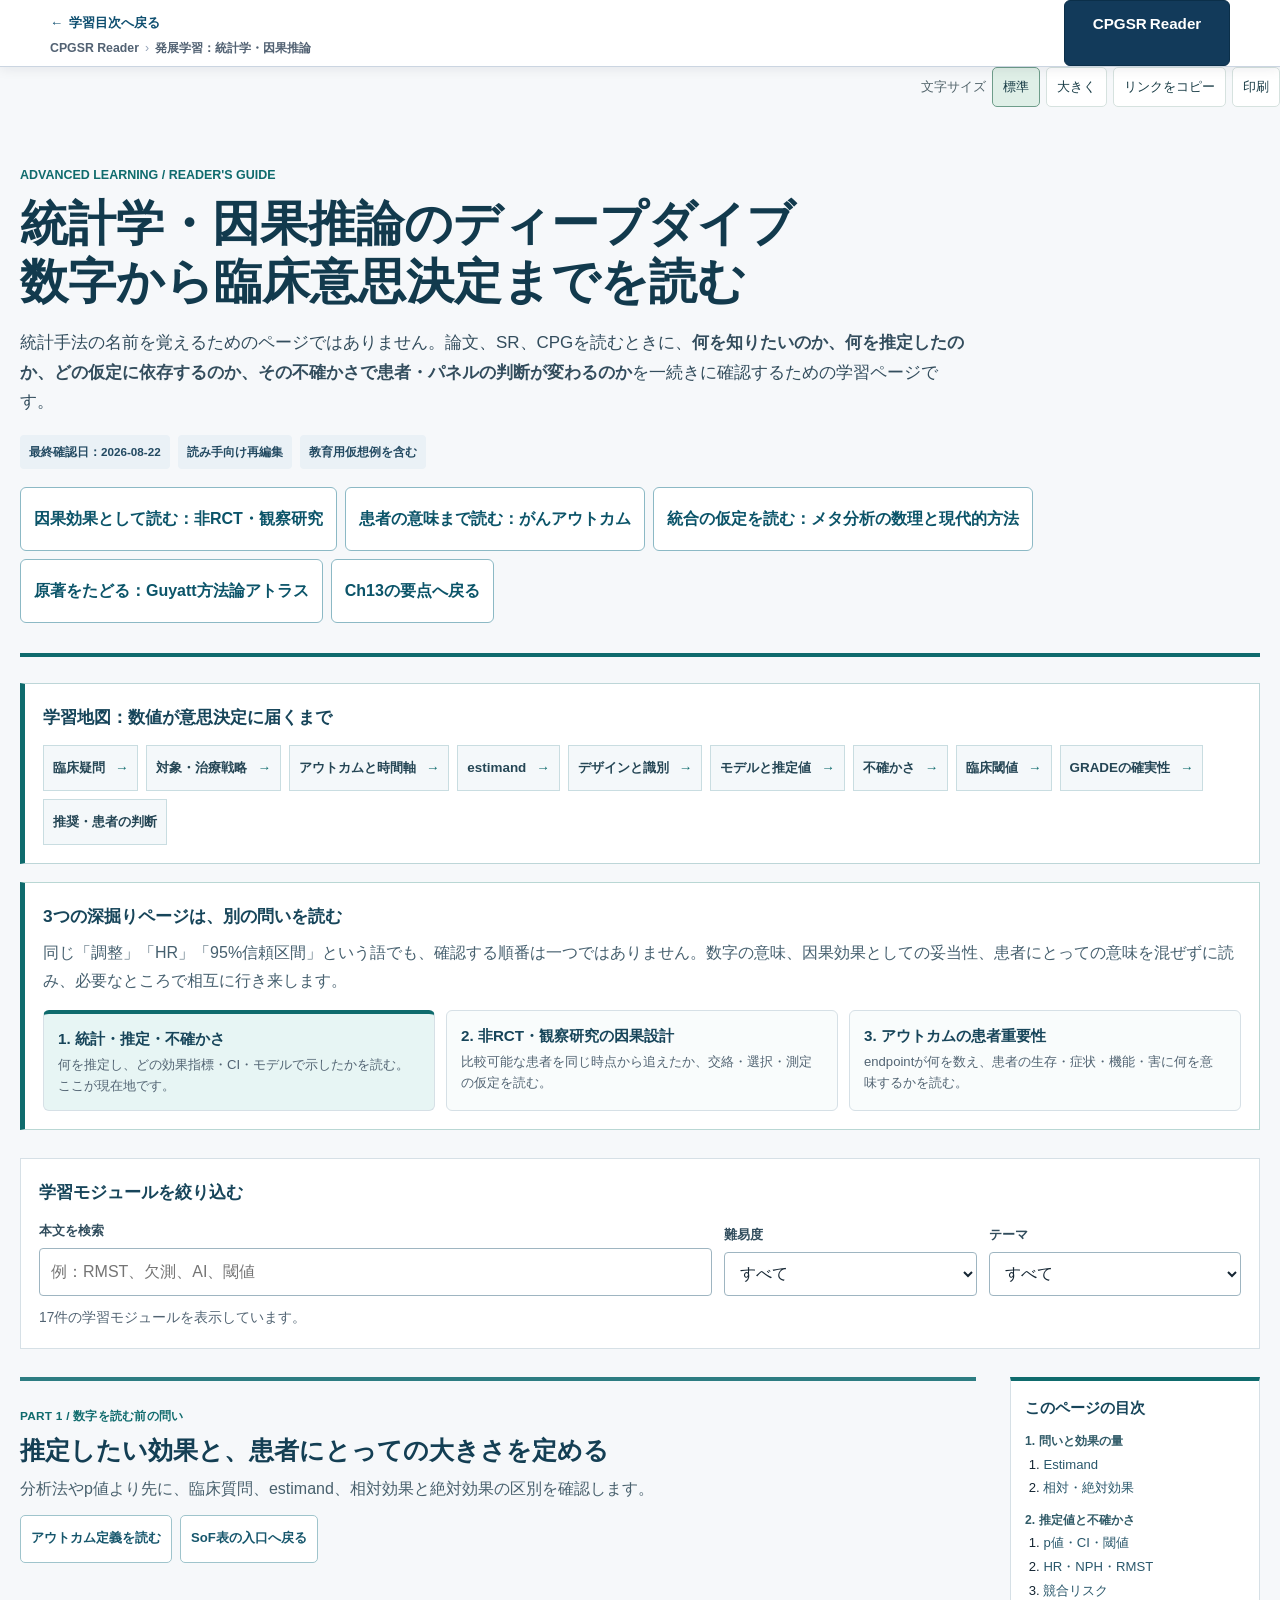
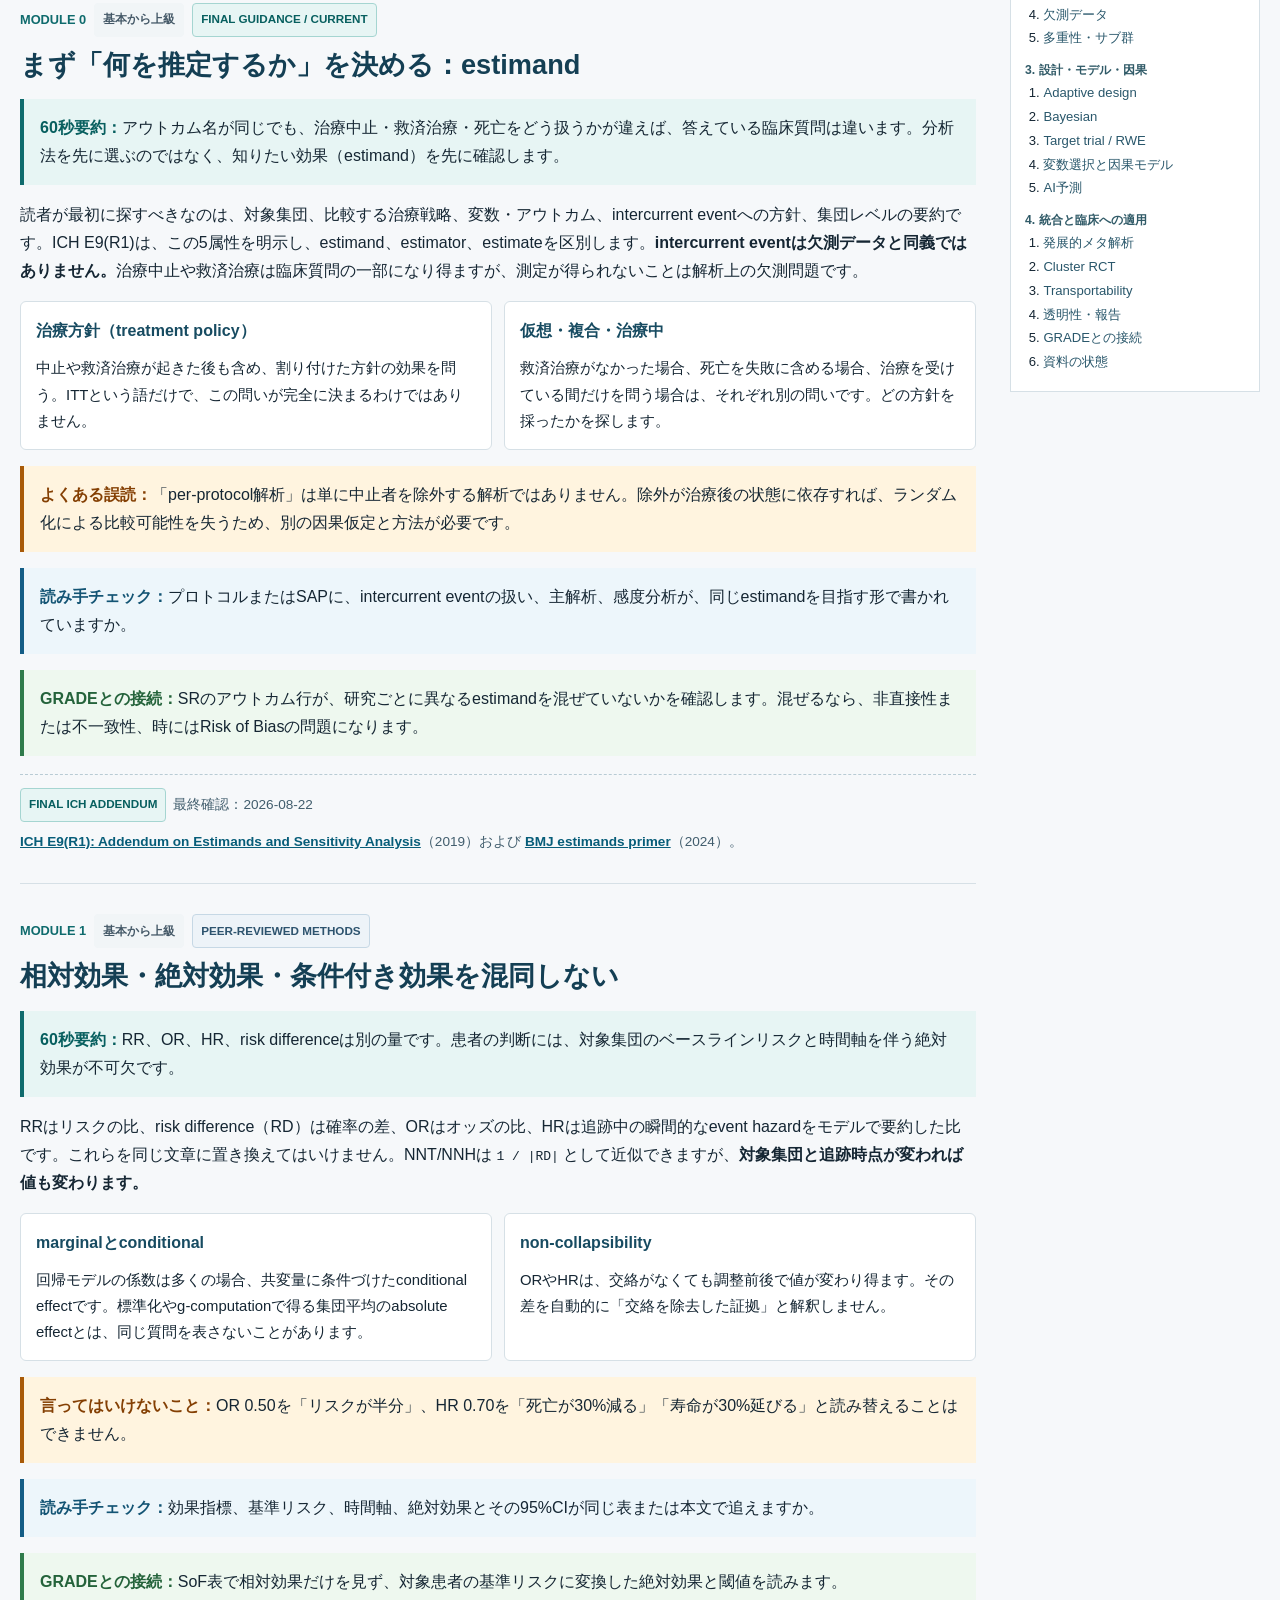
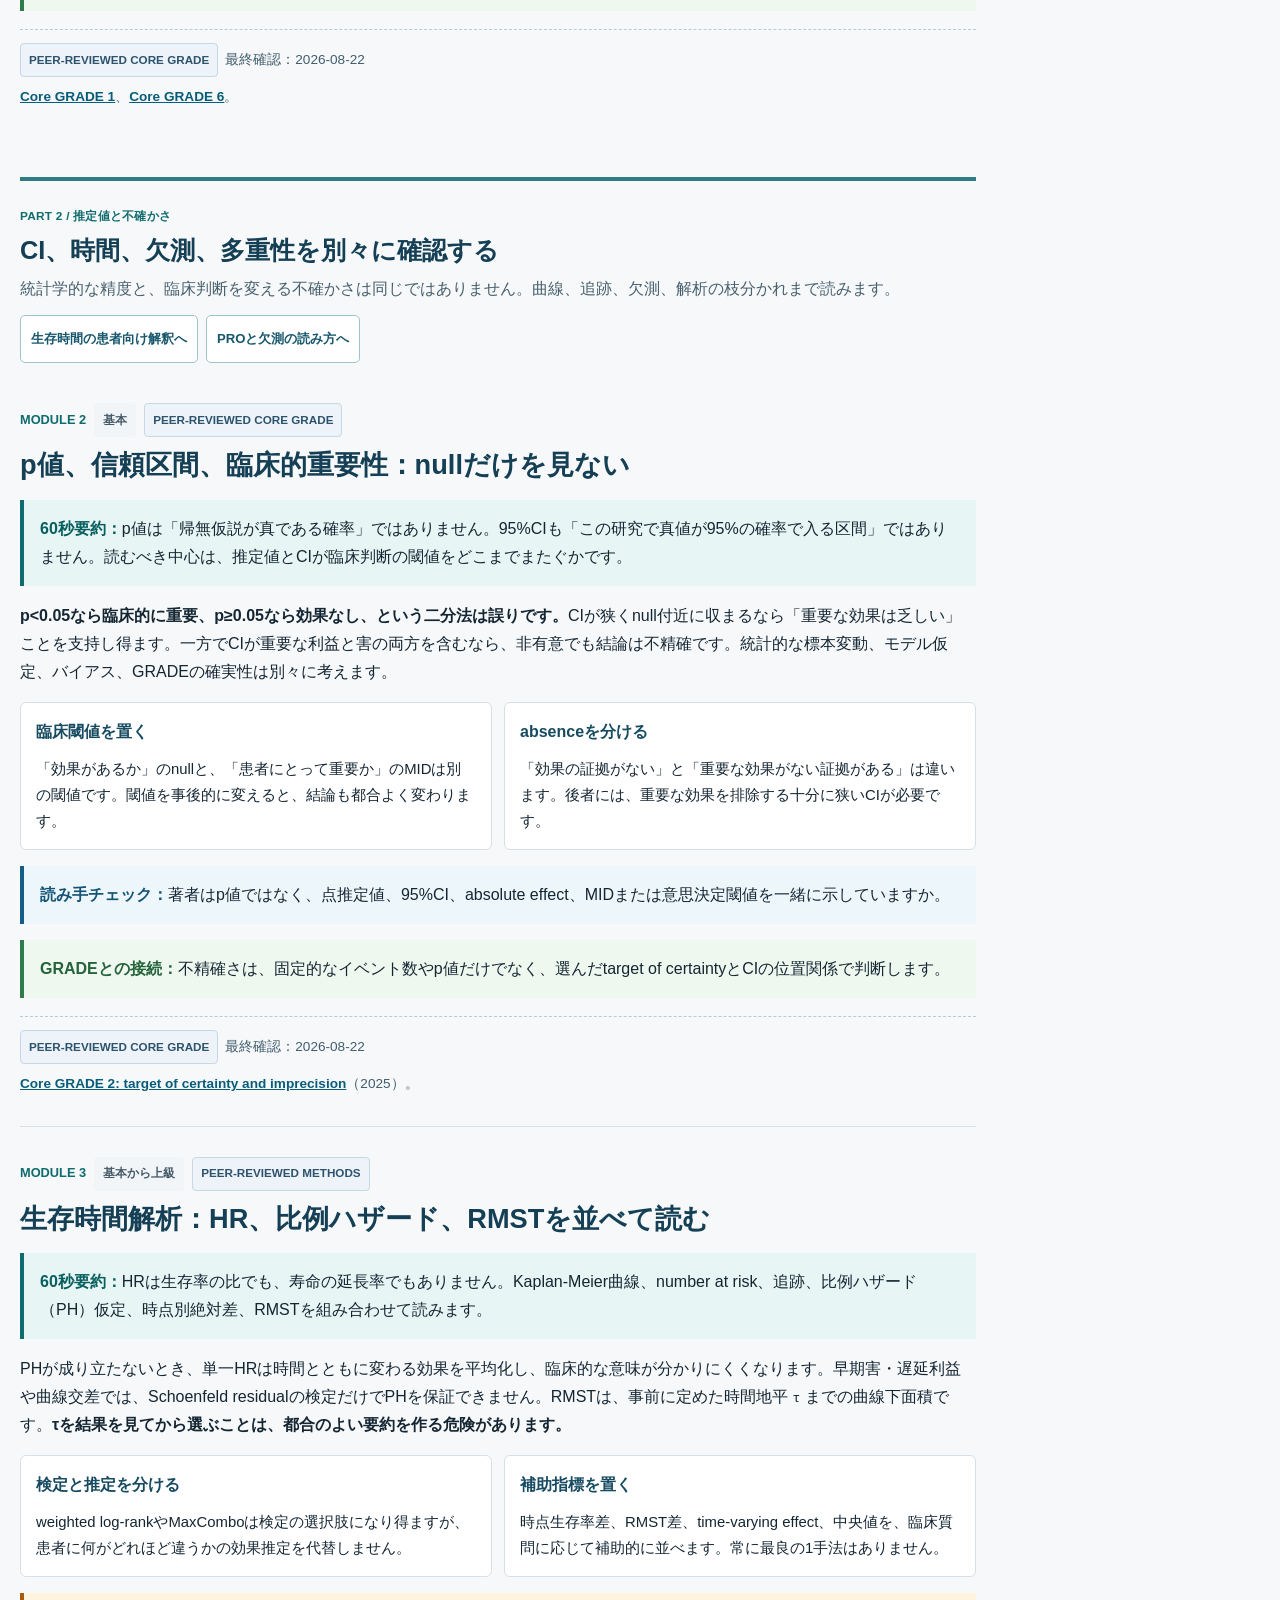
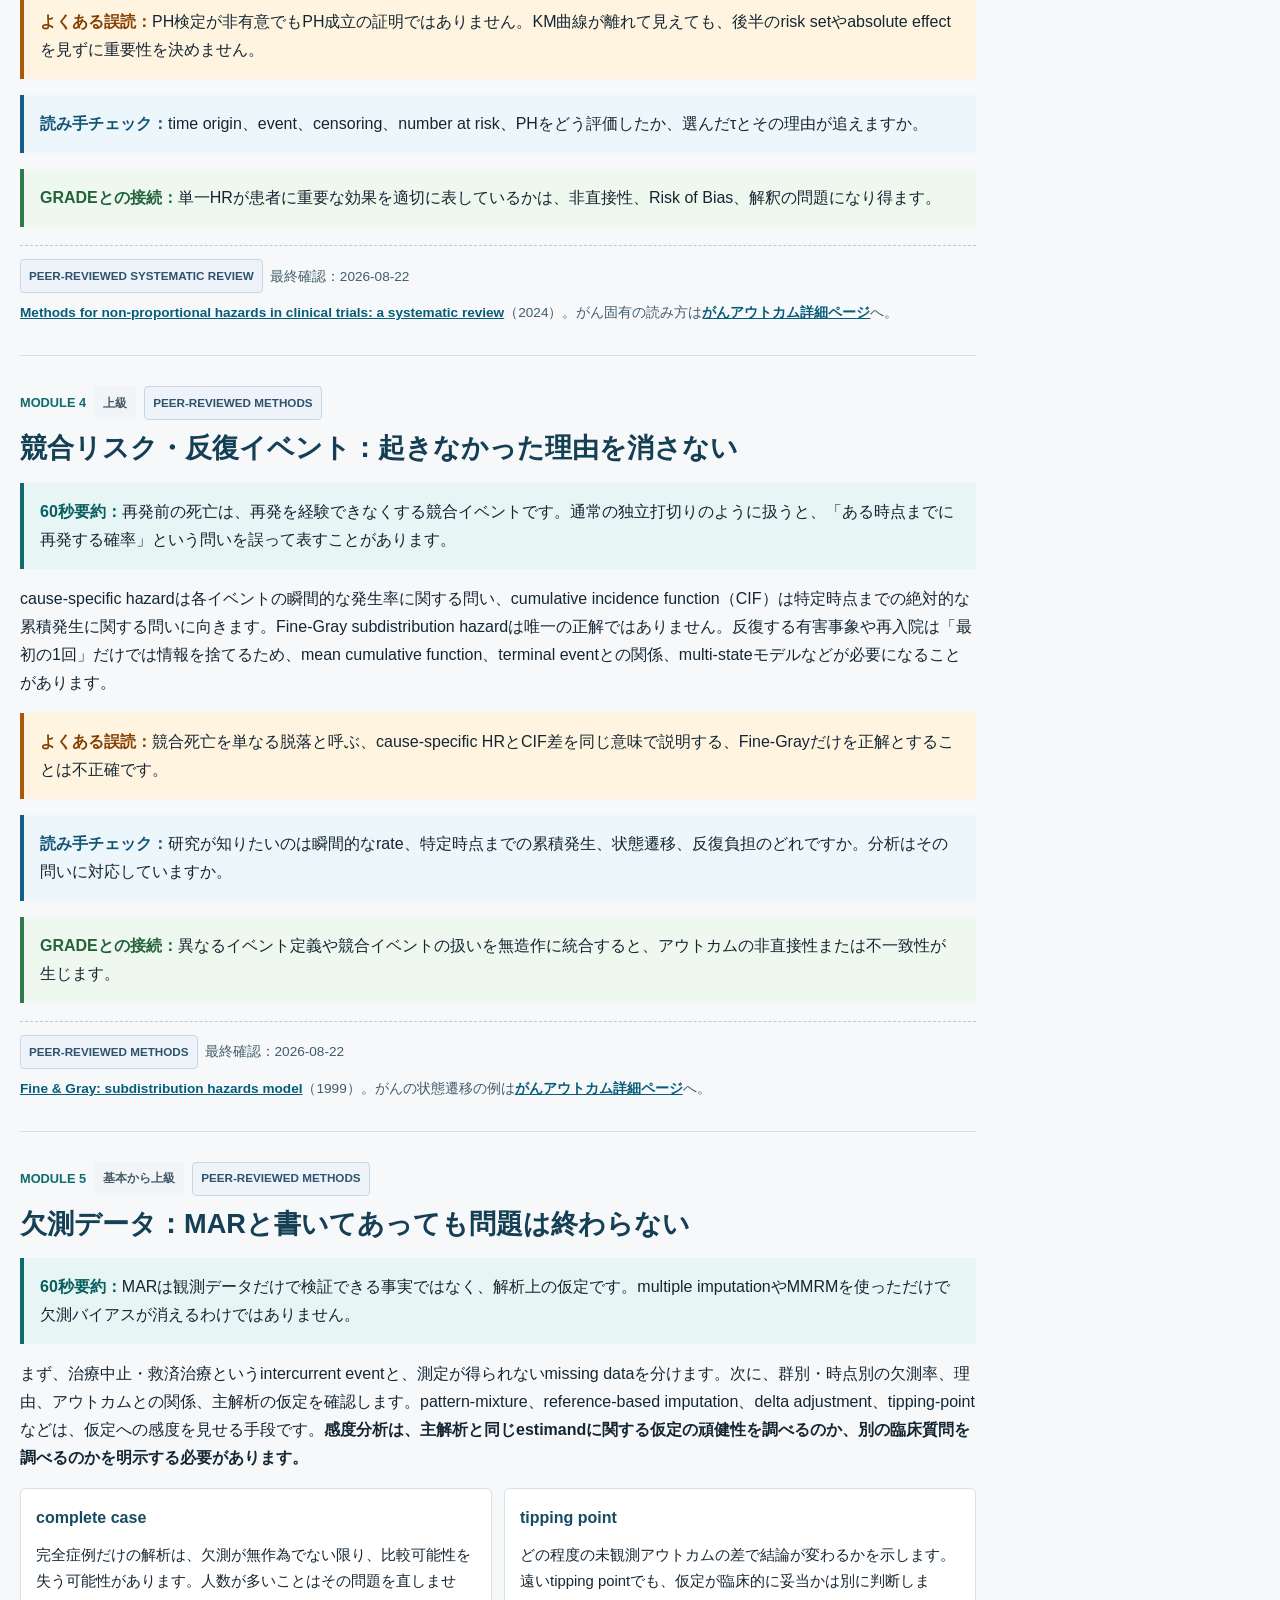
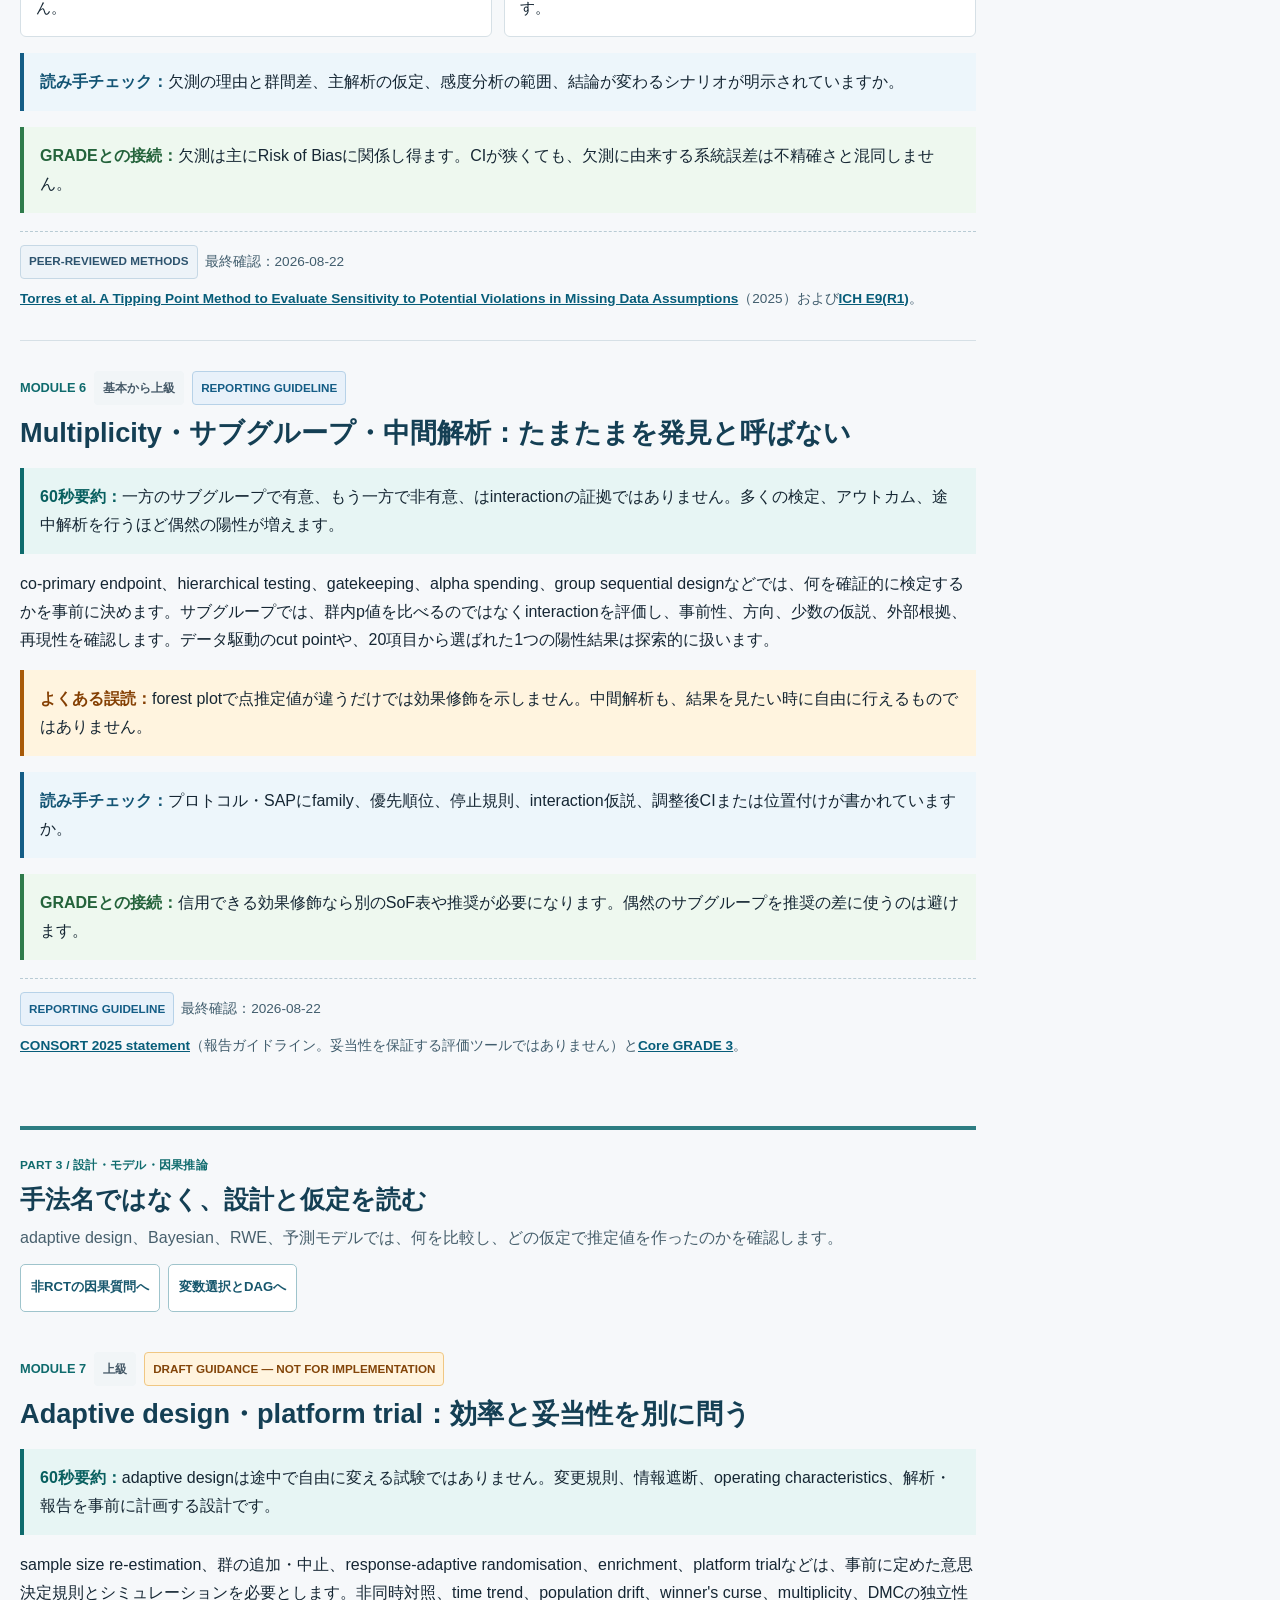
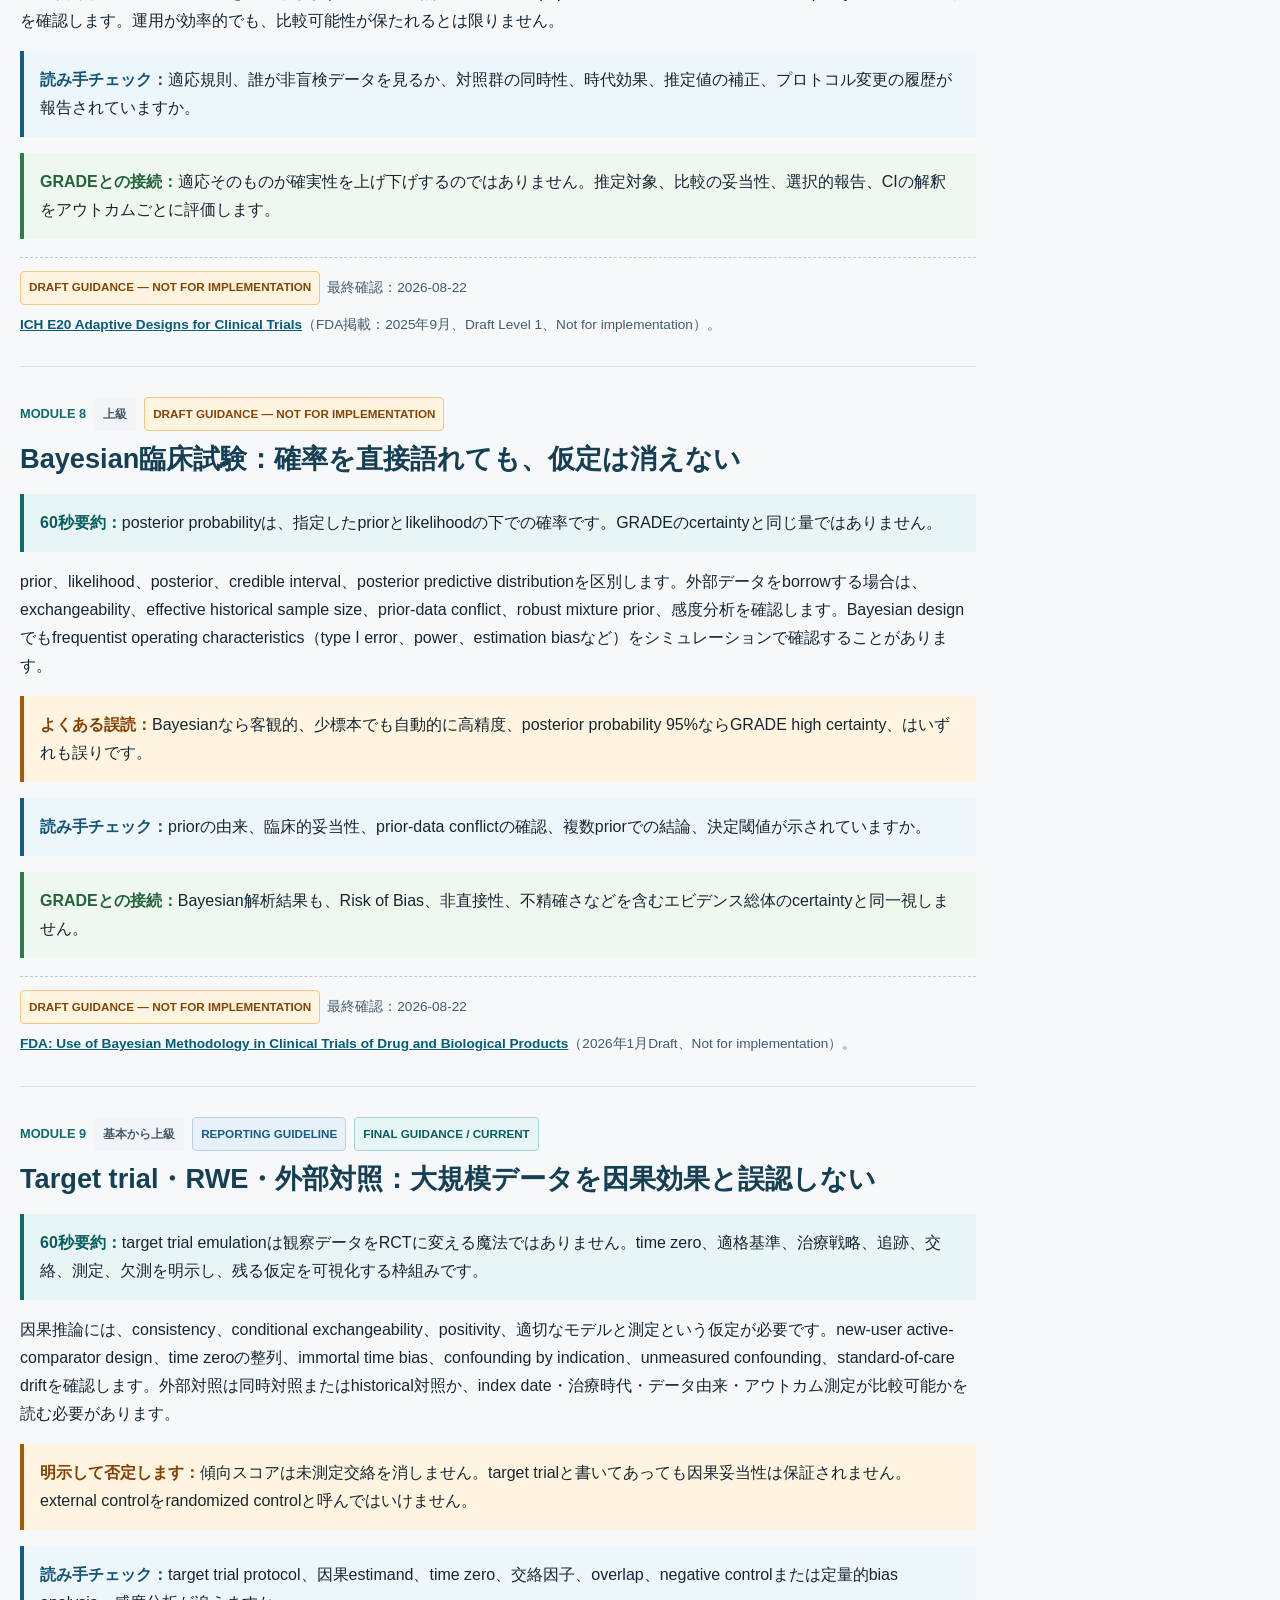
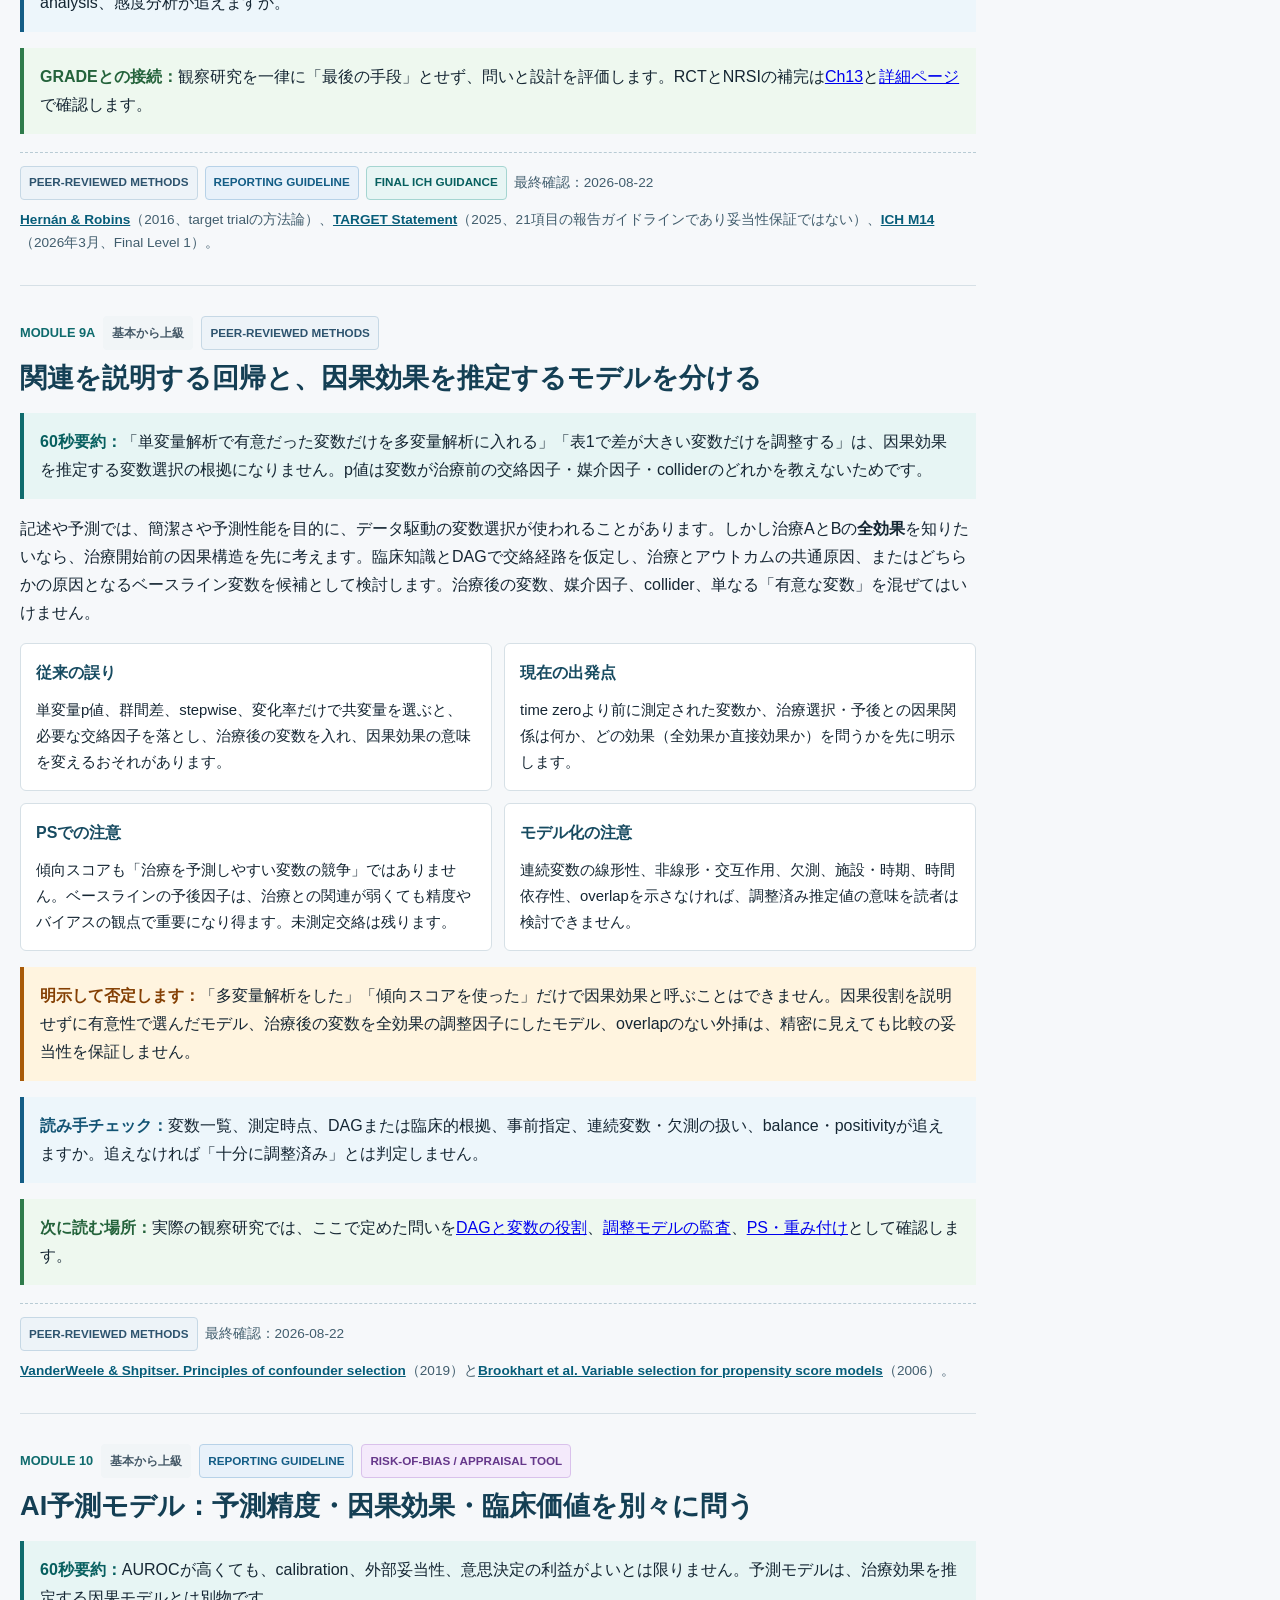
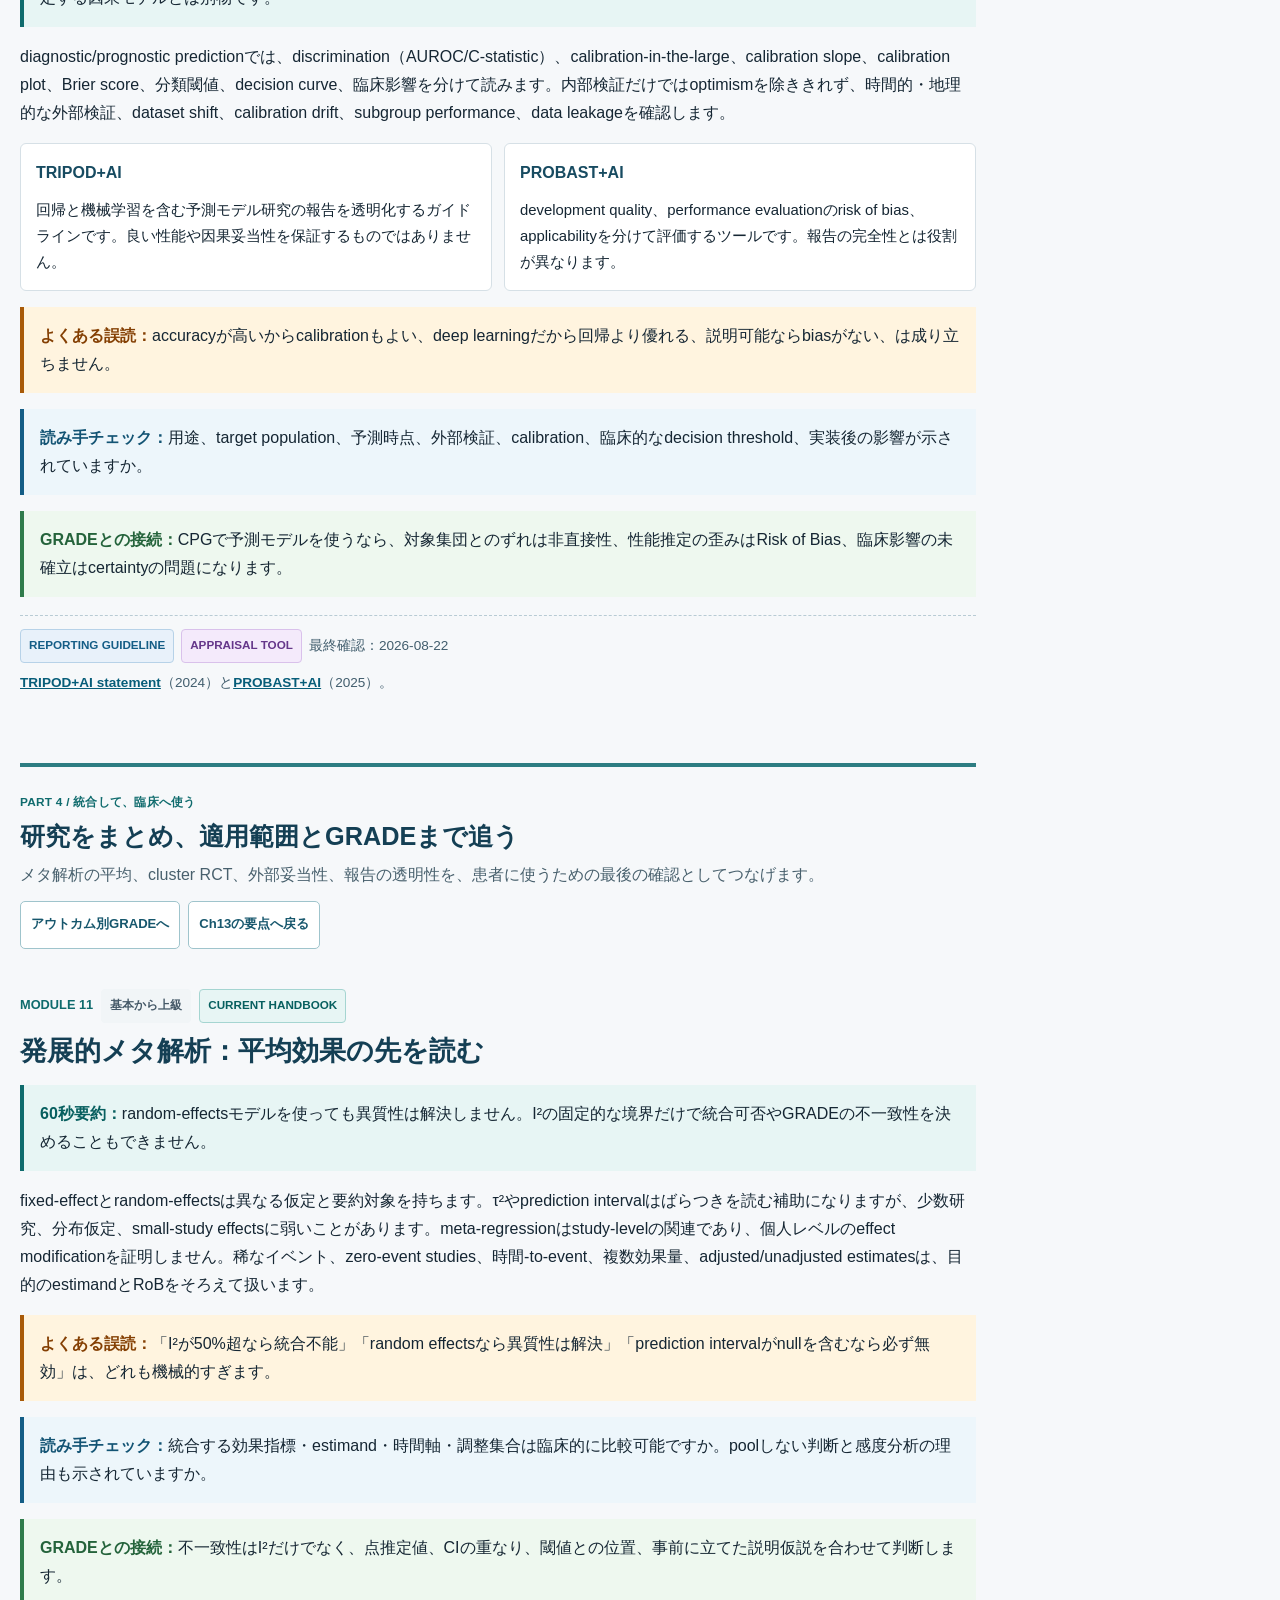
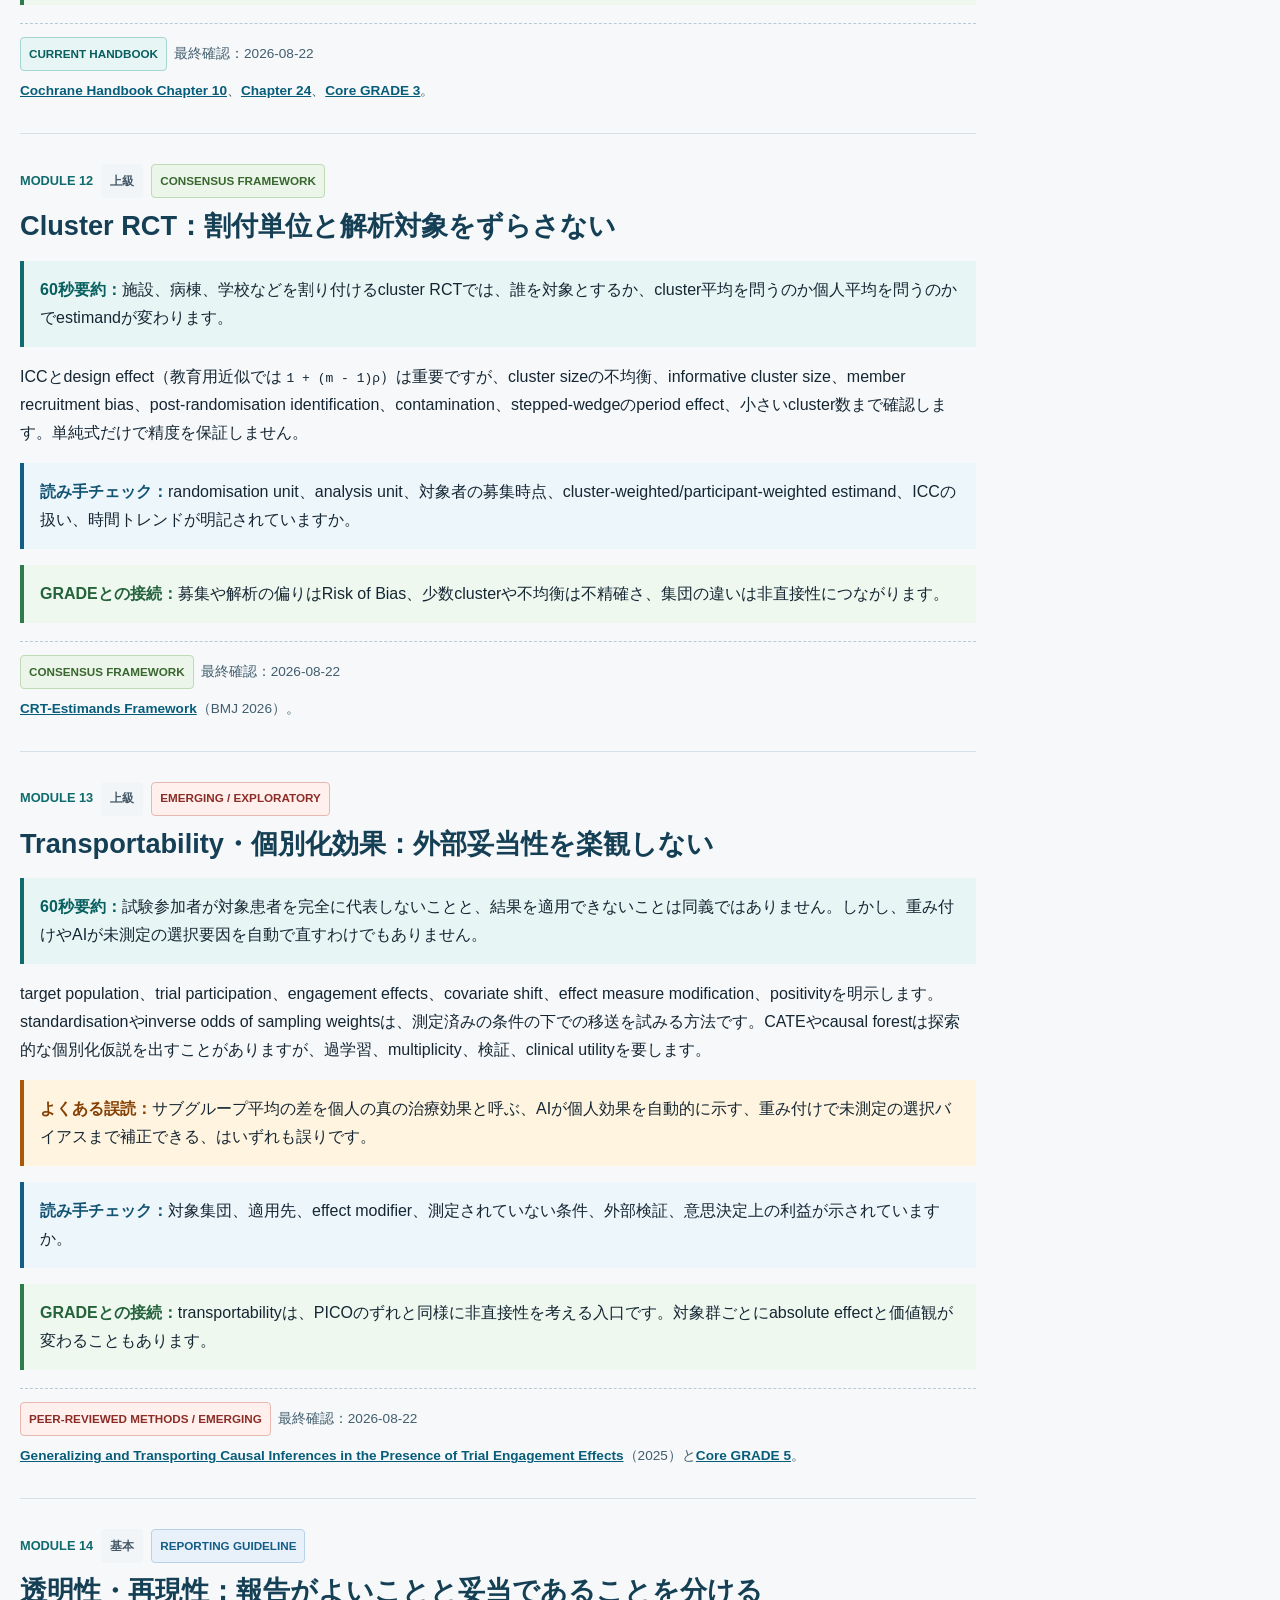
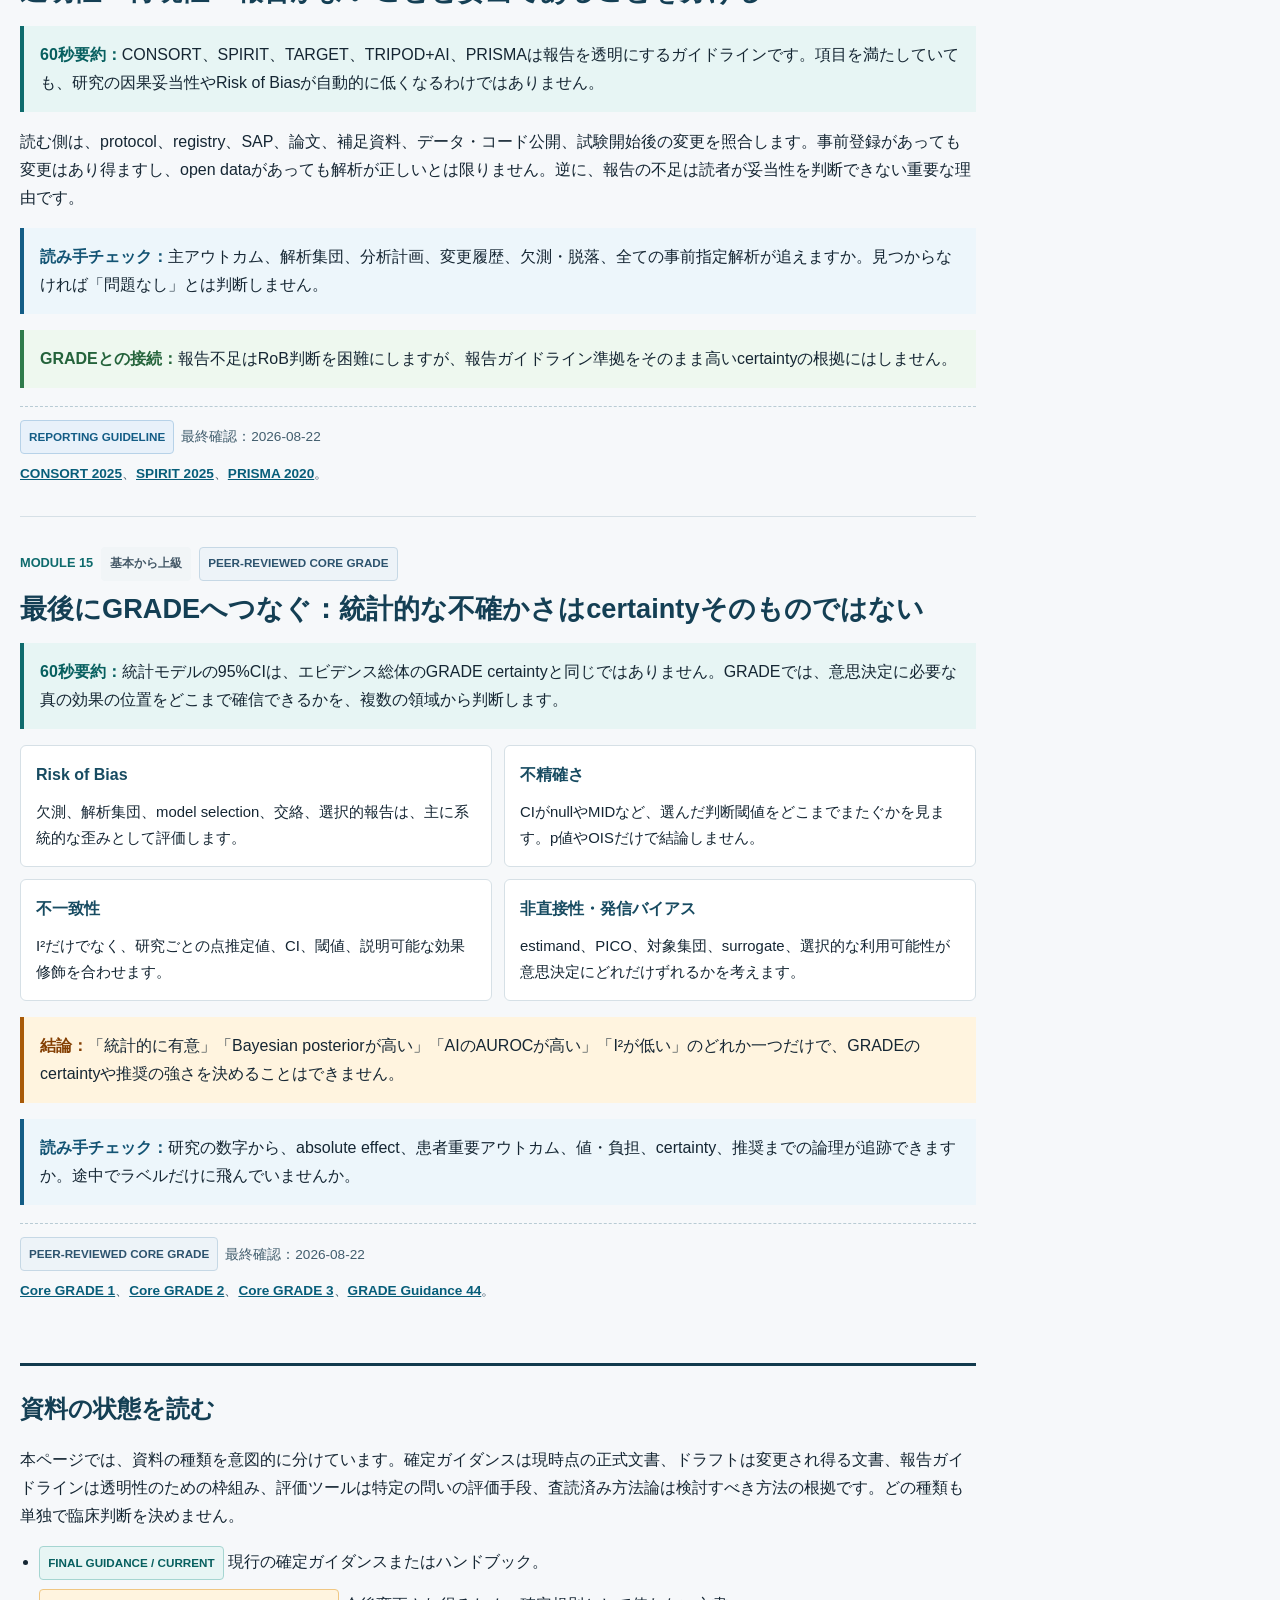
<file: advanced-statistics.html>
<!doctype html>
<html lang="ja">
<head>
  <meta charset="utf-8">
  <meta name="viewport" content="width=device-width, initial-scale=1, viewport-fit=cover">
  <meta name="description" content="臨床研究、システマティックレビュー、診療ガイドラインを読むための統計学・因果推論ディープダイブ。estimandからGRADEの確実性、臨床判断までをつなげます。">
  <meta name="theme-color" content="#123a5a">
  <meta property="og:title" content="統計学・因果推論のディープダイブ | CPGSR Reader">
  <meta property="og:description" content="数字から臨床意思決定までを読むための、統計学・因果推論の学習ページです。">
  <meta property="og:type" content="website">
  <link rel="canonical" href="https://mxe050.github.io/CPGSRuser/advanced-statistics.html">
  <title>統計学・因果推論のディープダイブ | CPGSR Reader</title>
  <link rel="stylesheet" href="site-shell.css?v=1.0">
  <link rel="stylesheet" href="advanced-statistics.css?v=1.1">
  <script src="advanced-statistics.js?v=1.1" defer></script>
<link rel="stylesheet" href="reader-refresh.css?v=20260919">
<script src="reader-ui.js?v=20260919" defer></script>
</head>
<body class="advanced-statistics-page">
  <a class="cpgsr-skip-link" href="#main-content">本文へ移動</a>
  <header class="cpgsr-global-header">
    <div class="cpgsr-header-inner">
      <div class="cpgsr-header-context">
        <a class="cpgsr-back-link" href="index.html#page-0">学習目次へ戻る</a>
        <nav class="cpgsr-breadcrumb" aria-label="パンくず">
          <a href="index.html#page-0">CPGSR Reader</a>
          <span class="cpgsr-breadcrumb-separator" aria-hidden="true">›</span>
          <span class="cpgsr-current-title" aria-current="page">発展学習：統計学・因果推論</span>
        </nav>
      </div>
      <a class="cpgsr-brand" href="index.html#page-0" aria-label="CPGSR Readerのホームへ"><span class="cpgsr-brand-strong">CPGSR</span> Reader</a>
    </div>
  </header>

  <main id="main-content">
    <div class="adv-page">
      <header class="adv-hero">
        <p class="adv-kicker">ADVANCED LEARNING / READER'S GUIDE</p>
        <h1>統計学・因果推論のディープダイブ<br>数字から臨床意思決定までを読む</h1>
        <p class="adv-hero-lead">統計手法の名前を覚えるためのページではありません。論文、SR、CPGを読むときに、<strong>何を知りたいのか、何を推定したのか、どの仮定に依存するのか、その不確かさで患者・パネルの判断が変わるのか</strong>を一続きに確認するための学習ページです。</p>
        <div class="adv-status-row" aria-label="資料の扱い">
          <span class="adv-chip">最終確認日：2026-08-22</span>
          <span class="adv-chip">読み手向け再編集</span>
          <span class="adv-chip">教育用仮想例を含む</span>
        </div>
        <div class="adv-path-links" aria-label="関連する詳細学習">
          <a href="non-rct-observational-studies.html#13a">因果効果として読む：非RCT・観察研究</a>
          <a href="oncology-outcomes.html#onc1">患者の意味まで読む：がんアウトカム</a>
          <a href="meta-analysis-methods.html#overview">統合の仮定を読む：メタ分析の数理と現代的方法</a>
          <a href="guyatt-methodology-atlas.html#grade-framework">原著をたどる：Guyatt方法論アトラス</a>
          <a href="index.html#page-13">Ch13の要点へ戻る</a>
        </div>
      </header>

      <section class="adv-map" aria-labelledby="map-title">
        <h2 id="map-title">学習地図：数値が意思決定に届くまで</h2>
        <ol class="adv-map-flow">
          <li>臨床疑問</li><li>対象・治療戦略</li><li>アウトカムと時間軸</li><li>estimand</li><li>デザインと識別</li><li>モデルと推定値</li><li>不確かさ</li><li>臨床閾値</li><li>GRADEの確実性</li><li>推奨・患者の判断</li>
        </ol>
      </section>
      <section class="adv-domain-map" aria-labelledby="domain-map-title">
        <h2 id="domain-map-title">3つの深掘りページは、別の問いを読む</h2>
        <p>同じ「調整」「HR」「95%信頼区間」という語でも、確認する順番は一つではありません。数字の意味、因果効果としての妥当性、患者にとっての意味を混ぜずに読み、必要なところで相互に行き来します。</p>
        <div class="adv-domain-grid">
          <a class="adv-domain-card" href="#estimand" aria-current="page"><strong>1. 統計・推定・不確かさ</strong><span>何を推定し、どの効果指標・CI・モデルで示したかを読む。ここが現在地です。</span></a>
          <a class="adv-domain-card" href="non-rct-observational-studies.html#13a"><strong>2. 非RCT・観察研究の因果設計</strong><span>比較可能な患者を同じ時点から追えたか、交絡・選択・測定の仮定を読む。</span></a>
          <a class="adv-domain-card" href="oncology-outcomes.html#onc1"><strong>3. アウトカムの患者重要性</strong><span>endpointが何を数え、患者の生存・症状・機能・害に何を意味するかを読む。</span></a>
        </div>
      </section>
      <section class="adv-tools" aria-labelledby="tools-title">
        <h2 id="tools-title">学習モジュールを絞り込む</h2>
        <div class="adv-tool-grid">
          <div class="adv-field">
            <label for="statistics-search">本文を検索</label>
            <input id="statistics-search" type="search" placeholder="例：RMST、欠測、AI、閾値" autocomplete="off">
          </div>
          <div class="adv-field">
            <label for="statistics-level">難易度</label>
            <select id="statistics-level">
              <option value="all">すべて</option>
              <option value="basic">基本</option>
              <option value="advanced">上級</option>
            </select>
          </div>
          <div class="adv-field">
            <label for="statistics-topic">テーマ</label>
            <select id="statistics-topic">
              <option value="all">すべて</option>
              <option value="trial">臨床試験</option>
              <option value="survival">生存時間・がん</option>
              <option value="causal">因果推論・RWE</option>
              <option value="synthesis">SR・メタ解析</option>
              <option value="ai">AI・予測</option>
              <option value="grade">GRADEとの接続</option>
            </select>
          </div>
        </div>
        <p id="statistics-result-count" class="adv-filter-status" role="status" aria-live="polite"></p>
      </section>

      <div class="adv-layout">
        <div class="adv-content">
          <p id="statistics-empty" class="adv-empty" hidden>条件に合うモジュールがありません。検索語を短くするか、絞り込みを「すべて」に戻してください。</p>

          <section class="adv-chapter-band" id="statistics-foundations" aria-labelledby="statistics-foundations-title">
            <header class="adv-chapter-header">
              <span class="adv-chapter-label">PART 1 / 数字を読む前の問い</span>
              <h2 id="statistics-foundations-title">推定したい効果と、患者にとっての大きさを定める</h2>
              <p>分析法やp値より先に、臨床質問、estimand、相対効果と絶対効果の区別を確認します。</p>
              <div class="adv-chapter-links"><a href="oncology-outcomes.html#onc1">アウトカム定義を読む</a><a href="index.html#page-5">SoF表の入口へ戻る</a></div>
            </header>

          <article class="adv-module" id="estimand" data-level="basic advanced" data-topic="trial causal grade">
            <div class="adv-module-header"><span class="adv-number">MODULE 0</span><span class="adv-level">基本から上級</span><span class="adv-status final">FINAL GUIDANCE / CURRENT</span></div>
            <h2>まず「何を推定するか」を決める：estimand</h2>
            <div class="adv-summary"><strong>60秒要約：</strong>アウトカム名が同じでも、治療中止・救済治療・死亡をどう扱うかが違えば、答えている臨床質問は違います。分析法を先に選ぶのではなく、知りたい効果（estimand）を先に確認します。</div>
            <p>読者が最初に探すべきなのは、対象集団、比較する治療戦略、変数・アウトカム、intercurrent eventへの方針、集団レベルの要約です。ICH E9(R1)は、この5属性を明示し、estimand、estimator、estimateを区別します。<strong>intercurrent eventは欠測データと同義ではありません。</strong>治療中止や救済治療は臨床質問の一部になり得ますが、測定が得られないことは解析上の欠測問題です。</p>
            <div class="adv-grid">
              <section class="adv-item"><h3>治療方針（treatment policy）</h3><p>中止や救済治療が起きた後も含め、割り付けた方針の効果を問う。ITTという語だけで、この問いが完全に決まるわけではありません。</p></section>
              <section class="adv-item"><h3>仮想・複合・治療中</h3><p>救済治療がなかった場合、死亡を失敗に含める場合、治療を受けている間だけを問う場合は、それぞれ別の問いです。どの方針を採ったかを探します。</p></section>
            </div>
            <div class="adv-warning"><strong>よくある誤読：</strong>「per-protocol解析」は単に中止者を除外する解析ではありません。除外が治療後の状態に依存すれば、ランダム化による比較可能性を失うため、別の因果仮定と方法が必要です。</div>
            <div class="adv-reader-check"><strong>読み手チェック：</strong>プロトコルまたはSAPに、intercurrent eventの扱い、主解析、感度分析が、同じestimandを目指す形で書かれていますか。</div>
            <div class="adv-grade-link"><strong>GRADEとの接続：</strong>SRのアウトカム行が、研究ごとに異なるestimandを混ぜていないかを確認します。混ぜるなら、非直接性または不一致性、時にはRisk of Biasの問題になります。</div>
            <div class="adv-source"><div class="adv-source-meta"><span class="adv-status final">FINAL ICH ADDENDUM</span><span>最終確認：2026-08-22</span></div><p><a href="https://database.ich.org/sites/default/files/E9-R1_Step4_Guideline_2019_1203.pdf" target="_blank" rel="noopener">ICH E9(R1): Addendum on Estimands and Sensitivity Analysis</a>（2019）および <a href="https://www.bmj.com/content/384/bmj-2023-076316" target="_blank" rel="noopener">BMJ estimands primer</a>（2024）。</p></div>
          </article>

          <article class="adv-module" id="effect-measures" data-level="basic advanced" data-topic="trial synthesis grade">
            <div class="adv-module-header"><span class="adv-number">MODULE 1</span><span class="adv-level">基本から上級</span><span class="adv-status methods">PEER-REVIEWED METHODS</span></div>
            <h2>相対効果・絶対効果・条件付き効果を混同しない</h2>
            <div class="adv-summary"><strong>60秒要約：</strong>RR、OR、HR、risk differenceは別の量です。患者の判断には、対象集団のベースラインリスクと時間軸を伴う絶対効果が不可欠です。</div>
            <p>RRはリスクの比、risk difference（RD）は確率の差、ORはオッズの比、HRは追跡中の瞬間的なevent hazardをモデルで要約した比です。これらを同じ文章に置き換えてはいけません。NNT/NNHは <code>1 / |RD|</code> として近似できますが、<strong>対象集団と追跡時点が変われば値も変わります。</strong></p>
            <div class="adv-grid">
              <section class="adv-item"><h3>marginalとconditional</h3><p>回帰モデルの係数は多くの場合、共変量に条件づけたconditional effectです。標準化やg-computationで得る集団平均のabsolute effectとは、同じ質問を表さないことがあります。</p></section>
              <section class="adv-item"><h3>non-collapsibility</h3><p>ORやHRは、交絡がなくても調整前後で値が変わり得ます。その差を自動的に「交絡を除去した証拠」と解釈しません。</p></section>
            </div>
            <div class="adv-warning"><strong>言ってはいけないこと：</strong>OR 0.50を「リスクが半分」、HR 0.70を「死亡が30%減る」「寿命が30%延びる」と読み替えることはできません。</div>
            <div class="adv-reader-check"><strong>読み手チェック：</strong>効果指標、基準リスク、時間軸、絶対効果とその95%CIが同じ表または本文で追えますか。</div>
            <div class="adv-grade-link"><strong>GRADEとの接続：</strong>SoF表で相対効果だけを見ず、対象患者の基準リスクに変換した絶対効果と閾値を読みます。</div>
            <div class="adv-source"><div class="adv-source-meta"><span class="adv-status methods">PEER-REVIEWED CORE GRADE</span><span>最終確認：2026-08-22</span></div><p><a href="https://www.bmj.com/content/389/bmj-2024-081903" target="_blank" rel="noopener">Core GRADE 1</a>、<a href="https://www.bmj.com/content/389/bmj-2024-083866" target="_blank" rel="noopener">Core GRADE 6</a>。</p></div>
          </article>

          </section>

          <section class="adv-chapter-band" id="statistics-uncertainty" aria-labelledby="statistics-uncertainty-title">
            <header class="adv-chapter-header">
              <span class="adv-chapter-label">PART 2 / 推定値と不確かさ</span>
              <h2 id="statistics-uncertainty-title">CI、時間、欠測、多重性を別々に確認する</h2>
              <p>統計学的な精度と、臨床判断を変える不確かさは同じではありません。曲線、追跡、欠測、解析の枝分かれまで読みます。</p>
              <div class="adv-chapter-links"><a href="oncology-outcomes.html#onc4">生存時間の患者向け解釈へ</a><a href="oncology-outcomes.html#onc7">PROと欠測の読み方へ</a></div>
            </header>

          <article class="adv-module" id="ci-thresholds" data-level="basic" data-topic="trial synthesis grade">
            <div class="adv-module-header"><span class="adv-number">MODULE 2</span><span class="adv-level">基本</span><span class="adv-status methods">PEER-REVIEWED CORE GRADE</span></div>
            <h2>p値、信頼区間、臨床的重要性：nullだけを見ない</h2>
            <div class="adv-summary"><strong>60秒要約：</strong>p値は「帰無仮説が真である確率」ではありません。95%CIも「この研究で真値が95%の確率で入る区間」ではありません。読むべき中心は、推定値とCIが臨床判断の閾値をどこまでまたぐかです。</div>
            <p><strong>p&lt;0.05なら臨床的に重要、p≥0.05なら効果なし、という二分法は誤りです。</strong>CIが狭くnull付近に収まるなら「重要な効果は乏しい」ことを支持し得ます。一方でCIが重要な利益と害の両方を含むなら、非有意でも結論は不精確です。統計的な標本変動、モデル仮定、バイアス、GRADEの確実性は別々に考えます。</p>
            <div class="adv-grid">
              <section class="adv-item"><h3>臨床閾値を置く</h3><p>「効果があるか」のnullと、「患者にとって重要か」のMIDは別の閾値です。閾値を事後的に変えると、結論も都合よく変わります。</p></section>
              <section class="adv-item"><h3>absenceを分ける</h3><p>「効果の証拠がない」と「重要な効果がない証拠がある」は違います。後者には、重要な効果を排除する十分に狭いCIが必要です。</p></section>
            </div>
            <div class="adv-reader-check"><strong>読み手チェック：</strong>著者はp値ではなく、点推定値、95%CI、absolute effect、MIDまたは意思決定閾値を一緒に示していますか。</div>
            <div class="adv-grade-link"><strong>GRADEとの接続：</strong>不精確さは、固定的なイベント数やp値だけでなく、選んだtarget of certaintyとCIの位置関係で判断します。</div>
            <div class="adv-source"><div class="adv-source-meta"><span class="adv-status methods">PEER-REVIEWED CORE GRADE</span><span>最終確認：2026-08-22</span></div><p><a href="https://www.bmj.com/content/389/bmj-2024-081904" target="_blank" rel="noopener">Core GRADE 2: target of certainty and imprecision</a>（2025）。</p></div>
          </article>

          <article class="adv-module" id="survival" data-level="basic advanced" data-topic="trial survival grade">
            <div class="adv-module-header"><span class="adv-number">MODULE 3</span><span class="adv-level">基本から上級</span><span class="adv-status methods">PEER-REVIEWED METHODS</span></div>
            <h2>生存時間解析：HR、比例ハザード、RMSTを並べて読む</h2>
            <div class="adv-summary"><strong>60秒要約：</strong>HRは生存率の比でも、寿命の延長率でもありません。Kaplan-Meier曲線、number at risk、追跡、比例ハザード（PH）仮定、時点別絶対差、RMSTを組み合わせて読みます。</div>
            <p>PHが成り立たないとき、単一HRは時間とともに変わる効果を平均化し、臨床的な意味が分かりにくくなります。早期害・遅延利益や曲線交差では、Schoenfeld residualの検定だけでPHを保証できません。RMSTは、事前に定めた時間地平 <code>τ</code> までの曲線下面積です。<strong>τを結果を見てから選ぶことは、都合のよい要約を作る危険があります。</strong></p>
            <div class="adv-grid">
              <section class="adv-item"><h3>検定と推定を分ける</h3><p>weighted log-rankやMaxComboは検定の選択肢になり得ますが、患者に何がどれほど違うかの効果推定を代替しません。</p></section>
              <section class="adv-item"><h3>補助指標を置く</h3><p>時点生存率差、RMST差、time-varying effect、中央値を、臨床質問に応じて補助的に並べます。常に最良の1手法はありません。</p></section>
            </div>
            <div class="adv-warning"><strong>よくある誤読：</strong>PH検定が非有意でもPH成立の証明ではありません。KM曲線が離れて見えても、後半のrisk setやabsolute effectを見ずに重要性を決めません。</div>
            <div class="adv-reader-check"><strong>読み手チェック：</strong>time origin、event、censoring、number at risk、PHをどう評価したか、選んだτとその理由が追えますか。</div>
            <div class="adv-grade-link"><strong>GRADEとの接続：</strong>単一HRが患者に重要な効果を適切に表しているかは、非直接性、Risk of Bias、解釈の問題になり得ます。</div>
            <div class="adv-source"><div class="adv-source-meta"><span class="adv-status methods">PEER-REVIEWED SYSTEMATIC REVIEW</span><span>最終確認：2026-08-22</span></div><p><a href="https://pmc.ncbi.nlm.nih.gov/articles/PMC11162097/" target="_blank" rel="noopener">Methods for non-proportional hazards in clinical trials: a systematic review</a>（2024）。がん固有の読み方は<a href="oncology-outcomes.html#onc4">がんアウトカム詳細ページ</a>へ。</p></div>
          </article>

          <article class="adv-module" id="competing-risks" data-level="advanced" data-topic="survival trial">
            <div class="adv-module-header"><span class="adv-number">MODULE 4</span><span class="adv-level">上級</span><span class="adv-status methods">PEER-REVIEWED METHODS</span></div>
            <h2>競合リスク・反復イベント：起きなかった理由を消さない</h2>
            <div class="adv-summary"><strong>60秒要約：</strong>再発前の死亡は、再発を経験できなくする競合イベントです。通常の独立打切りのように扱うと、「ある時点までに再発する確率」という問いを誤って表すことがあります。</div>
            <p>cause-specific hazardは各イベントの瞬間的な発生率に関する問い、cumulative incidence function（CIF）は特定時点までの絶対的な累積発生に関する問いに向きます。Fine-Gray subdistribution hazardは唯一の正解ではありません。反復する有害事象や再入院は「最初の1回」だけでは情報を捨てるため、mean cumulative function、terminal eventとの関係、multi-stateモデルなどが必要になることがあります。</p>
            <div class="adv-warning"><strong>よくある誤読：</strong>競合死亡を単なる脱落と呼ぶ、cause-specific HRとCIF差を同じ意味で説明する、Fine-Grayだけを正解とすることは不正確です。</div>
            <div class="adv-reader-check"><strong>読み手チェック：</strong>研究が知りたいのは瞬間的なrate、特定時点までの累積発生、状態遷移、反復負担のどれですか。分析はその問いに対応していますか。</div>
            <div class="adv-grade-link"><strong>GRADEとの接続：</strong>異なるイベント定義や競合イベントの扱いを無造作に統合すると、アウトカムの非直接性または不一致性が生じます。</div>
            <div class="adv-source"><div class="adv-source-meta"><span class="adv-status methods">PEER-REVIEWED METHODS</span><span>最終確認：2026-08-22</span></div><p><a href="https://doi.org/10.1080/01621459.1999.10474144" target="_blank" rel="noopener">Fine &amp; Gray: subdistribution hazards model</a>（1999）。がんの状態遷移の例は<a href="oncology-outcomes.html#onc5">がんアウトカム詳細ページ</a>へ。</p></div>
          </article>

          <article class="adv-module" id="missing-data" data-level="basic advanced" data-topic="trial survival grade">
            <div class="adv-module-header"><span class="adv-number">MODULE 5</span><span class="adv-level">基本から上級</span><span class="adv-status methods">PEER-REVIEWED METHODS</span></div>
            <h2>欠測データ：MARと書いてあっても問題は終わらない</h2>
            <div class="adv-summary"><strong>60秒要約：</strong>MARは観測データだけで検証できる事実ではなく、解析上の仮定です。multiple imputationやMMRMを使っただけで欠測バイアスが消えるわけではありません。</div>
            <p>まず、治療中止・救済治療というintercurrent eventと、測定が得られないmissing dataを分けます。次に、群別・時点別の欠測率、理由、アウトカムとの関係、主解析の仮定を確認します。pattern-mixture、reference-based imputation、delta adjustment、tipping-pointなどは、仮定への感度を見せる手段です。<strong>感度分析は、主解析と同じestimandに関する仮定の頑健性を調べるのか、別の臨床質問を調べるのかを明示する必要があります。</strong></p>
            <div class="adv-grid"><section class="adv-item"><h3>complete case</h3><p>完全症例だけの解析は、欠測が無作為でない限り、比較可能性を失う可能性があります。人数が多いことはその問題を直しません。</p></section><section class="adv-item"><h3>tipping point</h3><p>どの程度の未観測アウトカムの差で結論が変わるかを示します。遠いtipping pointでも、仮定が臨床的に妥当かは別に判断します。</p></section></div>
            <div class="adv-reader-check"><strong>読み手チェック：</strong>欠測の理由と群間差、主解析の仮定、感度分析の範囲、結論が変わるシナリオが明示されていますか。</div>
            <div class="adv-grade-link"><strong>GRADEとの接続：</strong>欠測は主にRisk of Biasに関係し得ます。CIが狭くても、欠測に由来する系統誤差は不精確さと混同しません。</div>
            <div class="adv-source"><div class="adv-source-meta"><span class="adv-status methods">PEER-REVIEWED METHODS</span><span>最終確認：2026-08-22</span></div><p><a href="https://pubmed.ncbi.nlm.nih.gov/40140629/" target="_blank" rel="noopener">Torres et al. A Tipping Point Method to Evaluate Sensitivity to Potential Violations in Missing Data Assumptions</a>（2025）および<a href="https://database.ich.org/sites/default/files/E9-R1_Step4_Guideline_2019_1203.pdf" target="_blank" rel="noopener">ICH E9(R1)</a>。</p></div>
          </article>

          <article class="adv-module" id="multiplicity" data-level="basic advanced" data-topic="trial grade">
            <span id="early-stopping" aria-hidden="true"></span>
            <span id="subgroups" aria-hidden="true"></span>
            <div class="adv-module-header"><span class="adv-number">MODULE 6</span><span class="adv-level">基本から上級</span><span class="adv-status reporting">REPORTING GUIDELINE</span></div>
            <h2>Multiplicity・サブグループ・中間解析：たまたまを発見と呼ばない</h2>
            <div class="adv-summary"><strong>60秒要約：</strong>一方のサブグループで有意、もう一方で非有意、はinteractionの証拠ではありません。多くの検定、アウトカム、途中解析を行うほど偶然の陽性が増えます。</div>
            <p>co-primary endpoint、hierarchical testing、gatekeeping、alpha spending、group sequential designなどでは、何を確証的に検定するかを事前に決めます。サブグループでは、群内p値を比べるのではなくinteractionを評価し、事前性、方向、少数の仮説、外部根拠、再現性を確認します。データ駆動のcut pointや、20項目から選ばれた1つの陽性結果は探索的に扱います。</p>
            <div class="adv-warning"><strong>よくある誤読：</strong>forest plotで点推定値が違うだけでは効果修飾を示しません。中間解析も、結果を見たい時に自由に行えるものではありません。</div>
            <div class="adv-reader-check"><strong>読み手チェック：</strong>プロトコル・SAPにfamily、優先順位、停止規則、interaction仮説、調整後CIまたは位置付けが書かれていますか。</div>
            <div class="adv-grade-link"><strong>GRADEとの接続：</strong>信用できる効果修飾なら別のSoF表や推奨が必要になります。偶然のサブグループを推奨の差に使うのは避けます。</div>
            <div class="adv-source"><div class="adv-source-meta"><span class="adv-status reporting">REPORTING GUIDELINE</span><span>最終確認：2026-08-22</span></div><p><a href="https://www.bmj.com/content/389/bmj-2024-081123" target="_blank" rel="noopener">CONSORT 2025 statement</a>（報告ガイドライン。妥当性を保証する評価ツールではありません）と<a href="https://www.bmj.com/content/389/bmj-2024-081905" target="_blank" rel="noopener">Core GRADE 3</a>。</p></div>
          </article>

          </section>

          <section class="adv-chapter-band" id="statistics-design-causal" aria-labelledby="statistics-design-causal-title">
            <header class="adv-chapter-header">
              <span class="adv-chapter-label">PART 3 / 設計・モデル・因果推論</span>
              <h2 id="statistics-design-causal-title">手法名ではなく、設計と仮定を読む</h2>
              <p>adaptive design、Bayesian、RWE、予測モデルでは、何を比較し、どの仮定で推定値を作ったのかを確認します。</p>
              <div class="adv-chapter-links"><a href="non-rct-observational-studies.html#13a">非RCTの因果質問へ</a><a href="non-rct-observational-studies.html#13b">変数選択とDAGへ</a></div>
            </header>

          <article class="adv-module" id="adaptive" data-level="advanced" data-topic="trial">
            <div class="adv-module-header"><span class="adv-number">MODULE 7</span><span class="adv-level">上級</span><span class="adv-status draft">DRAFT GUIDANCE — NOT FOR IMPLEMENTATION</span></div>
            <h2>Adaptive design・platform trial：効率と妥当性を別に問う</h2>
            <div class="adv-summary"><strong>60秒要約：</strong>adaptive designは途中で自由に変える試験ではありません。変更規則、情報遮断、operating characteristics、解析・報告を事前に計画する設計です。</div>
            <p>sample size re-estimation、群の追加・中止、response-adaptive randomisation、enrichment、platform trialなどは、事前に定めた意思決定規則とシミュレーションを必要とします。非同時対照、time trend、population drift、winner's curse、multiplicity、DMCの独立性を確認します。運用が効率的でも、比較可能性が保たれるとは限りません。</p>
            <div class="adv-reader-check"><strong>読み手チェック：</strong>適応規則、誰が非盲検データを見るか、対照群の同時性、時代効果、推定値の補正、プロトコル変更の履歴が報告されていますか。</div>
            <div class="adv-grade-link"><strong>GRADEとの接続：</strong>適応そのものが確実性を上げ下げするのではありません。推定対象、比較の妥当性、選択的報告、CIの解釈をアウトカムごとに評価します。</div>
            <div class="adv-source"><div class="adv-source-meta"><span class="adv-status draft">DRAFT GUIDANCE — NOT FOR IMPLEMENTATION</span><span>最終確認：2026-08-22</span></div><p><a href="https://www.fda.gov/regulatory-information/search-fda-guidance-documents/e20-adaptive-designs-clinical-trials" target="_blank" rel="noopener">ICH E20 Adaptive Designs for Clinical Trials</a>（FDA掲載：2025年9月、Draft Level 1、Not for implementation）。</p></div>
          </article>

          <article class="adv-module" id="bayesian" data-level="advanced" data-topic="trial">
            <div class="adv-module-header"><span class="adv-number">MODULE 8</span><span class="adv-level">上級</span><span class="adv-status draft">DRAFT GUIDANCE — NOT FOR IMPLEMENTATION</span></div>
            <h2>Bayesian臨床試験：確率を直接語れても、仮定は消えない</h2>
            <div class="adv-summary"><strong>60秒要約：</strong>posterior probabilityは、指定したpriorとlikelihoodの下での確率です。GRADEのcertaintyと同じ量ではありません。</div>
            <p>prior、likelihood、posterior、credible interval、posterior predictive distributionを区別します。外部データをborrowする場合は、exchangeability、effective historical sample size、prior-data conflict、robust mixture prior、感度分析を確認します。Bayesian designでもfrequentist operating characteristics（type I error、power、estimation biasなど）をシミュレーションで確認することがあります。</p>
            <div class="adv-warning"><strong>よくある誤読：</strong>Bayesianなら客観的、少標本でも自動的に高精度、posterior probability 95%ならGRADE high certainty、はいずれも誤りです。</div>
            <div class="adv-reader-check"><strong>読み手チェック：</strong>priorの由来、臨床的妥当性、prior-data conflictの確認、複数priorでの結論、決定閾値が示されていますか。</div>
            <div class="adv-grade-link"><strong>GRADEとの接続：</strong>Bayesian解析結果も、Risk of Bias、非直接性、不精確さなどを含むエビデンス総体のcertaintyと同一視しません。</div>
            <div class="adv-source"><div class="adv-source-meta"><span class="adv-status draft">DRAFT GUIDANCE — NOT FOR IMPLEMENTATION</span><span>最終確認：2026-08-22</span></div><p><a href="https://www.fda.gov/regulatory-information/search-fda-guidance-documents/use-bayesian-methodology-clinical-trials-drug-and-biological-products" target="_blank" rel="noopener">FDA: Use of Bayesian Methodology in Clinical Trials of Drug and Biological Products</a>（2026年1月Draft、Not for implementation）。</p></div>
          </article>

          <article class="adv-module" id="target-trial" data-level="basic advanced" data-topic="causal trial grade">
            <div class="adv-module-header"><span class="adv-number">MODULE 9</span><span class="adv-level">基本から上級</span><span class="adv-status reporting">REPORTING GUIDELINE</span><span class="adv-status final">FINAL GUIDANCE / CURRENT</span></div>
            <h2>Target trial・RWE・外部対照：大規模データを因果効果と誤認しない</h2>
            <div class="adv-summary"><strong>60秒要約：</strong>target trial emulationは観察データをRCTに変える魔法ではありません。time zero、適格基準、治療戦略、追跡、交絡、測定、欠測を明示し、残る仮定を可視化する枠組みです。</div>
            <p>因果推論には、consistency、conditional exchangeability、positivity、適切なモデルと測定という仮定が必要です。new-user active-comparator design、time zeroの整列、immortal time bias、confounding by indication、unmeasured confounding、standard-of-care driftを確認します。外部対照は同時対照またはhistorical対照か、index date・治療時代・データ由来・アウトカム測定が比較可能かを読む必要があります。</p>
            <div class="adv-warning"><strong>明示して否定します：</strong>傾向スコアは未測定交絡を消しません。target trialと書いてあっても因果妥当性は保証されません。external controlをrandomized controlと呼んではいけません。</div>
            <div class="adv-reader-check"><strong>読み手チェック：</strong>target trial protocol、因果estimand、time zero、交絡因子、overlap、negative controlまたは定量的bias analysis、感度分析が追えますか。</div>
            <div class="adv-grade-link"><strong>GRADEとの接続：</strong>観察研究を一律に「最後の手段」とせず、問いと設計を評価します。RCTとNRSIの補完は<a href="index.html#page-13">Ch13</a>と<a href="non-rct-observational-studies.html">詳細ページ</a>で確認します。</div>
            <div class="adv-source"><div class="adv-source-meta"><span class="adv-status methods">PEER-REVIEWED METHODS</span><span class="adv-status reporting">REPORTING GUIDELINE</span><span class="adv-status final">FINAL ICH GUIDANCE</span><span>最終確認：2026-08-22</span></div><p><a href="https://pmc.ncbi.nlm.nih.gov/articles/PMC4832051/" target="_blank" rel="noopener">Hernán &amp; Robins</a>（2016、target trialの方法論）、<a href="https://www.bmj.com/content/390/bmj-2025-087179" target="_blank" rel="noopener">TARGET Statement</a>（2025、21項目の報告ガイドラインであり妥当性保証ではない）、<a href="https://www.fda.gov/regulatory-information/search-fda-guidance-documents/m14-general-principles-planning-designing-analyzing-and-reporting-non-interventional-studies-utilize" target="_blank" rel="noopener">ICH M14</a>（2026年3月、Final Level 1）。</p></div>
          </article>
          <article class="adv-module" id="causal-model-choice" data-level="basic advanced" data-topic="causal trial">
            <span id="causal-variable-selection" aria-hidden="true"></span>
            <div class="adv-module-header"><span class="adv-number">MODULE 9A</span><span class="adv-level">基本から上級</span><span class="adv-status methods">PEER-REVIEWED METHODS</span></div>
            <h2>関連を説明する回帰と、因果効果を推定するモデルを分ける</h2>
            <div class="adv-summary"><strong>60秒要約：</strong>「単変量解析で有意だった変数だけを多変量解析に入れる」「表1で差が大きい変数だけを調整する」は、因果効果を推定する変数選択の根拠になりません。p値は変数が治療前の交絡因子・媒介因子・colliderのどれかを教えないためです。</div>
            <p>記述や予測では、簡潔さや予測性能を目的に、データ駆動の変数選択が使われることがあります。しかし治療AとBの<strong>全効果</strong>を知りたいなら、治療開始前の因果構造を先に考えます。臨床知識とDAGで交絡経路を仮定し、治療とアウトカムの共通原因、またはどちらかの原因となるベースライン変数を候補として検討します。治療後の変数、媒介因子、collider、単なる「有意な変数」を混ぜてはいけません。</p>
            <div class="adv-grid">
              <section class="adv-item"><h3>従来の誤り</h3><p>単変量p値、群間差、stepwise、変化率だけで共変量を選ぶと、必要な交絡因子を落とし、治療後の変数を入れ、因果効果の意味を変えるおそれがあります。</p></section>
              <section class="adv-item"><h3>現在の出発点</h3><p>time zeroより前に測定された変数か、治療選択・予後との因果関係は何か、どの効果（全効果か直接効果か）を問うかを先に明示します。</p></section>
              <section class="adv-item"><h3>PSでの注意</h3><p>傾向スコアも「治療を予測しやすい変数の競争」ではありません。ベースラインの予後因子は、治療との関連が弱くても精度やバイアスの観点で重要になり得ます。未測定交絡は残ります。</p></section>
              <section class="adv-item"><h3>モデル化の注意</h3><p>連続変数の線形性、非線形・交互作用、欠測、施設・時期、時間依存性、overlapを示さなければ、調整済み推定値の意味を読者は検討できません。</p></section>
            </div>
            <div class="adv-warning"><strong>明示して否定します：</strong>「多変量解析をした」「傾向スコアを使った」だけで因果効果と呼ぶことはできません。因果役割を説明せずに有意性で選んだモデル、治療後の変数を全効果の調整因子にしたモデル、overlapのない外挿は、精密に見えても比較の妥当性を保証しません。</div>
            <div class="adv-reader-check"><strong>読み手チェック：</strong>変数一覧、測定時点、DAGまたは臨床的根拠、事前指定、連続変数・欠測の扱い、balance・positivityが追えますか。追えなければ「十分に調整済み」とは判定しません。</div>
            <div class="adv-grade-link"><strong>次に読む場所：</strong>実際の観察研究では、ここで定めた問いを<a href="non-rct-observational-studies.html#13b">DAGと変数の役割</a>、<a href="non-rct-observational-studies.html#13d">調整モデルの監査</a>、<a href="non-rct-observational-studies.html#13e">PS・重み付け</a>として確認します。</div>
            <div class="adv-source"><div class="adv-source-meta"><span class="adv-status methods">PEER-REVIEWED METHODS</span><span>最終確認：2026-08-22</span></div><p><a href="https://pmc.ncbi.nlm.nih.gov/articles/PMC6447501/" target="_blank" rel="noopener">VanderWeele &amp; Shpitser. Principles of confounder selection</a>（2019）と<a href="https://doi.org/10.1093/aje/kwj149" target="_blank" rel="noopener">Brookhart et al. Variable selection for propensity score models</a>（2006）。</p></div>
          </article>
          <article class="adv-module" id="ai-prediction" data-level="basic advanced" data-topic="ai causal grade">
            <div class="adv-module-header"><span class="adv-number">MODULE 10</span><span class="adv-level">基本から上級</span><span class="adv-status reporting">REPORTING GUIDELINE</span><span class="adv-status appraisal">RISK-OF-BIAS / APPRAISAL TOOL</span></div>
            <h2>AI予測モデル：予測精度・因果効果・臨床価値を別々に問う</h2>
            <div class="adv-summary"><strong>60秒要約：</strong>AUROCが高くても、calibration、外部妥当性、意思決定の利益がよいとは限りません。予測モデルは、治療効果を推定する因果モデルとは別物です。</div>
            <p>diagnostic/prognostic predictionでは、discrimination（AUROC/C-statistic）、calibration-in-the-large、calibration slope、calibration plot、Brier score、分類閾値、decision curve、臨床影響を分けて読みます。内部検証だけではoptimismを除ききれず、時間的・地理的な外部検証、dataset shift、calibration drift、subgroup performance、data leakageを確認します。</p>
            <div class="adv-grid"><section class="adv-item"><h3>TRIPOD+AI</h3><p>回帰と機械学習を含む予測モデル研究の報告を透明化するガイドラインです。良い性能や因果妥当性を保証するものではありません。</p></section><section class="adv-item"><h3>PROBAST+AI</h3><p>development quality、performance evaluationのrisk of bias、applicabilityを分けて評価するツールです。報告の完全性とは役割が異なります。</p></section></div>
            <div class="adv-warning"><strong>よくある誤読：</strong>accuracyが高いからcalibrationもよい、deep learningだから回帰より優れる、説明可能ならbiasがない、は成り立ちません。</div>
            <div class="adv-reader-check"><strong>読み手チェック：</strong>用途、target population、予測時点、外部検証、calibration、臨床的なdecision threshold、実装後の影響が示されていますか。</div>
            <div class="adv-grade-link"><strong>GRADEとの接続：</strong>CPGで予測モデルを使うなら、対象集団とのずれは非直接性、性能推定の歪みはRisk of Bias、臨床影響の未確立はcertaintyの問題になります。</div>
            <div class="adv-source"><div class="adv-source-meta"><span class="adv-status reporting">REPORTING GUIDELINE</span><span class="adv-status appraisal">APPRAISAL TOOL</span><span>最終確認：2026-08-22</span></div><p><a href="https://www.bmj.com/content/385/bmj-2023-078378" target="_blank" rel="noopener">TRIPOD+AI statement</a>（2024）と<a href="https://www.bmj.com/content/388/bmj-2024-082505" target="_blank" rel="noopener">PROBAST+AI</a>（2025）。</p></div>
          </article>

          </section>

          <section class="adv-chapter-band" id="statistics-synthesis-use" aria-labelledby="statistics-synthesis-use-title">
            <header class="adv-chapter-header">
              <span class="adv-chapter-label">PART 4 / 統合して、臨床へ使う</span>
              <h2 id="statistics-synthesis-use-title">研究をまとめ、適用範囲とGRADEまで追う</h2>
              <p>メタ解析の平均、cluster RCT、外部妥当性、報告の透明性を、患者に使うための最後の確認としてつなげます。</p>
              <div class="adv-chapter-links"><a href="oncology-outcomes.html#onc10">アウトカム別GRADEへ</a><a href="index.html#page-13">Ch13の要点へ戻る</a></div>
            </header>

          <article class="adv-module" id="meta-analysis" data-level="basic advanced" data-topic="synthesis grade">
            <div class="adv-module-header"><span class="adv-number">MODULE 11</span><span class="adv-level">基本から上級</span><span class="adv-status final">CURRENT HANDBOOK</span></div>
            <h2>発展的メタ解析：平均効果の先を読む</h2>
            <div class="adv-summary"><strong>60秒要約：</strong>random-effectsモデルを使っても異質性は解決しません。I²の固定的な境界だけで統合可否やGRADEの不一致性を決めることもできません。</div>
            <p>fixed-effectとrandom-effectsは異なる仮定と要約対象を持ちます。τ²やprediction intervalはばらつきを読む補助になりますが、少数研究、分布仮定、small-study effectsに弱いことがあります。meta-regressionはstudy-levelの関連であり、個人レベルのeffect modificationを証明しません。稀なイベント、zero-event studies、時間-to-event、複数効果量、adjusted/unadjusted estimatesは、目的のestimandとRoBをそろえて扱います。</p>
            <div class="adv-warning"><strong>よくある誤読：</strong>「I²が50%超なら統合不能」「random effectsなら異質性は解決」「prediction intervalがnullを含むなら必ず無効」は、どれも機械的すぎます。</div>
            <div class="adv-reader-check"><strong>読み手チェック：</strong>統合する効果指標・estimand・時間軸・調整集合は臨床的に比較可能ですか。poolしない判断と感度分析の理由も示されていますか。</div>
            <div class="adv-grade-link"><strong>GRADEとの接続：</strong>不一致性はI²だけでなく、点推定値、CIの重なり、閾値との位置、事前に立てた説明仮説を合わせて判断します。</div>
            <div class="adv-source"><div class="adv-source-meta"><span class="adv-status final">CURRENT HANDBOOK</span><span>最終確認：2026-08-22</span></div><p><a href="https://www.cochrane.org/authors/handbooks-and-manuals/handbook/current/chapter-10" target="_blank" rel="noopener">Cochrane Handbook Chapter 10</a>、<a href="https://www.cochrane.org/authors/handbooks-and-manuals/handbook/current/chapter-24" target="_blank" rel="noopener">Chapter 24</a>、<a href="https://www.bmj.com/content/389/bmj-2024-081905" target="_blank" rel="noopener">Core GRADE 3</a>。</p></div>
          </article>

          <article class="adv-module" id="cluster-rct" data-level="advanced" data-topic="trial grade">
            <div class="adv-module-header"><span class="adv-number">MODULE 12</span><span class="adv-level">上級</span><span class="adv-status consensus">CONSENSUS FRAMEWORK</span></div>
            <h2>Cluster RCT：割付単位と解析対象をずらさない</h2>
            <div class="adv-summary"><strong>60秒要約：</strong>施設、病棟、学校などを割り付けるcluster RCTでは、誰を対象とするか、cluster平均を問うのか個人平均を問うのかでestimandが変わります。</div>
            <p>ICCとdesign effect（教育用近似では <code>1 + (m - 1)ρ</code>）は重要ですが、cluster sizeの不均衡、informative cluster size、member recruitment bias、post-randomisation identification、contamination、stepped-wedgeのperiod effect、小さいcluster数まで確認します。単純式だけで精度を保証しません。</p>
            <div class="adv-reader-check"><strong>読み手チェック：</strong>randomisation unit、analysis unit、対象者の募集時点、cluster-weighted/participant-weighted estimand、ICCの扱い、時間トレンドが明記されていますか。</div>
            <div class="adv-grade-link"><strong>GRADEとの接続：</strong>募集や解析の偏りはRisk of Bias、少数clusterや不均衡は不精確さ、集団の違いは非直接性につながります。</div>
            <div class="adv-source"><div class="adv-source-meta"><span class="adv-status consensus">CONSENSUS FRAMEWORK</span><span>最終確認：2026-08-22</span></div><p><a href="https://www.bmj.com/content/393/bmj-2025-089050" target="_blank" rel="noopener">CRT-Estimands Framework</a>（BMJ 2026）。</p></div>
          </article>

          <article class="adv-module" id="transportability" data-level="advanced" data-topic="causal ai grade">
            <div class="adv-module-header"><span class="adv-number">MODULE 13</span><span class="adv-level">上級</span><span class="adv-status emerging">EMERGING / EXPLORATORY</span></div>
            <h2>Transportability・個別化効果：外部妥当性を楽観しない</h2>
            <div class="adv-summary"><strong>60秒要約：</strong>試験参加者が対象患者を完全に代表しないことと、結果を適用できないことは同義ではありません。しかし、重み付けやAIが未測定の選択要因を自動で直すわけでもありません。</div>
            <p>target population、trial participation、engagement effects、covariate shift、effect measure modification、positivityを明示します。standardisationやinverse odds of sampling weightsは、測定済みの条件の下での移送を試みる方法です。CATEやcausal forestは探索的な個別化仮説を出すことがありますが、過学習、multiplicity、検証、clinical utilityを要します。</p>
            <div class="adv-warning"><strong>よくある誤読：</strong>サブグループ平均の差を個人の真の治療効果と呼ぶ、AIが個人効果を自動的に示す、重み付けで未測定の選択バイアスまで補正できる、はいずれも誤りです。</div>
            <div class="adv-reader-check"><strong>読み手チェック：</strong>対象集団、適用先、effect modifier、測定されていない条件、外部検証、意思決定上の利益が示されていますか。</div>
            <div class="adv-grade-link"><strong>GRADEとの接続：</strong>transportabilityは、PICOのずれと同様に非直接性を考える入口です。対象群ごとにabsolute effectと価値観が変わることもあります。</div>
            <div class="adv-source"><div class="adv-source-meta"><span class="adv-status emerging">PEER-REVIEWED METHODS / EMERGING</span><span>最終確認：2026-08-22</span></div><p><a href="https://pubmed.ncbi.nlm.nih.gov/40266689/" target="_blank" rel="noopener">Generalizing and Transporting Causal Inferences in the Presence of Trial Engagement Effects</a>（2025）と<a href="https://www.bmj.com/content/389/bmj-2024-083865" target="_blank" rel="noopener">Core GRADE 5</a>。</p></div>
          </article>

          <article class="adv-module" id="reporting" data-level="basic" data-topic="trial causal ai synthesis">
            <div class="adv-module-header"><span class="adv-number">MODULE 14</span><span class="adv-level">基本</span><span class="adv-status reporting">REPORTING GUIDELINE</span></div>
            <h2>透明性・再現性：報告がよいことと妥当であることを分ける</h2>
            <div class="adv-summary"><strong>60秒要約：</strong>CONSORT、SPIRIT、TARGET、TRIPOD+AI、PRISMAは報告を透明にするガイドラインです。項目を満たしていても、研究の因果妥当性やRisk of Biasが自動的に低くなるわけではありません。</div>
            <p>読む側は、protocol、registry、SAP、論文、補足資料、データ・コード公開、試験開始後の変更を照合します。事前登録があっても変更はあり得ますし、open dataがあっても解析が正しいとは限りません。逆に、報告の不足は読者が妥当性を判断できない重要な理由です。</p>
            <div class="adv-reader-check"><strong>読み手チェック：</strong>主アウトカム、解析集団、分析計画、変更履歴、欠測・脱落、全ての事前指定解析が追えますか。見つからなければ「問題なし」とは判断しません。</div>
            <div class="adv-grade-link"><strong>GRADEとの接続：</strong>報告不足はRoB判断を困難にしますが、報告ガイドライン準拠をそのまま高いcertaintyの根拠にはしません。</div>
            <div class="adv-source"><div class="adv-source-meta"><span class="adv-status reporting">REPORTING GUIDELINE</span><span>最終確認：2026-08-22</span></div><p><a href="https://www.bmj.com/content/389/bmj-2024-081123" target="_blank" rel="noopener">CONSORT 2025</a>、<a href="https://www.bmj.com/content/389/bmj-2024-081477" target="_blank" rel="noopener">SPIRIT 2025</a>、<a href="https://www.bmj.com/content/372/bmj.n71" target="_blank" rel="noopener">PRISMA 2020</a>。</p></div>
          </article>

          <article class="adv-module" id="grade-connection" data-level="basic advanced" data-topic="grade trial causal synthesis">
            <div class="adv-module-header"><span class="adv-number">MODULE 15</span><span class="adv-level">基本から上級</span><span class="adv-status methods">PEER-REVIEWED CORE GRADE</span></div>
            <h2>最後にGRADEへつなぐ：統計的な不確かさはcertaintyそのものではない</h2>
            <div class="adv-summary"><strong>60秒要約：</strong>統計モデルの95%CIは、エビデンス総体のGRADE certaintyと同じではありません。GRADEでは、意思決定に必要な真の効果の位置をどこまで確信できるかを、複数の領域から判断します。</div>
            <div class="adv-grid">
              <section class="adv-item"><h3>Risk of Bias</h3><p>欠測、解析集団、model selection、交絡、選択的報告は、主に系統的な歪みとして評価します。</p></section>
              <section class="adv-item"><h3>不精確さ</h3><p>CIがnullやMIDなど、選んだ判断閾値をどこまでまたぐかを見ます。p値やOISだけで結論しません。</p></section>
              <section class="adv-item"><h3>不一致性</h3><p>I²だけでなく、研究ごとの点推定値、CI、閾値、説明可能な効果修飾を合わせます。</p></section>
              <section class="adv-item"><h3>非直接性・発信バイアス</h3><p>estimand、PICO、対象集団、surrogate、選択的な利用可能性が意思決定にどれだけずれるかを考えます。</p></section>
            </div>
            <div class="adv-warning"><strong>結論：</strong>「統計的に有意」「Bayesian posteriorが高い」「AIのAUROCが高い」「I²が低い」のどれか一つだけで、GRADEのcertaintyや推奨の強さを決めることはできません。</div>
            <div class="adv-reader-check"><strong>読み手チェック：</strong>研究の数字から、absolute effect、患者重要アウトカム、値・負担、certainty、推奨までの論理が追跡できますか。途中でラベルだけに飛んでいませんか。</div>
            <div class="adv-source"><div class="adv-source-meta"><span class="adv-status methods">PEER-REVIEWED CORE GRADE</span><span>最終確認：2026-08-22</span></div><p><a href="https://www.bmj.com/content/389/bmj-2024-081903" target="_blank" rel="noopener">Core GRADE 1</a>、<a href="https://www.bmj.com/content/389/bmj-2024-081904" target="_blank" rel="noopener">Core GRADE 2</a>、<a href="https://www.bmj.com/content/389/bmj-2024-081905" target="_blank" rel="noopener">Core GRADE 3</a>、<a href="https://pubmed.ncbi.nlm.nih.gov/41285282/" target="_blank" rel="noopener">GRADE Guidance 44</a>。</p></div>
          </article>
          </section>

          <section class="adv-source-index" id="sources" aria-labelledby="sources-title">
            <h2 id="sources-title">資料の状態を読む</h2>
            <p>本ページでは、資料の種類を意図的に分けています。確定ガイダンスは現時点の正式文書、ドラフトは変更され得る文書、報告ガイドラインは透明性のための枠組み、評価ツールは特定の問いの評価手段、査読済み方法論は検討すべき方法の根拠です。どの種類も単独で臨床判断を決めません。</p>
            <ul>
              <li><span class="adv-status final">FINAL GUIDANCE / CURRENT</span> 現行の確定ガイダンスまたはハンドブック。</li>
              <li><span class="adv-status draft">DRAFT GUIDANCE — NOT FOR IMPLEMENTATION</span> 今後変更され得るため、確定規則として使わない文書。</li>
              <li><span class="adv-status reporting">REPORTING GUIDELINE</span> 報告の透明性を高めるが、妥当性を保証しない文書。</li>
              <li><span class="adv-status appraisal">RISK-OF-BIAS / APPRAISAL TOOL</span> 目的に沿って質・RoB・適用可能性を評価するツール。</li>
              <li><span class="adv-status methods">PEER-REVIEWED METHODS</span> 査読済みの方法論・教育的解説。</li>
              <li><span class="adv-status emerging">EMERGING / EXPLORATORY</span> 発展中で、再現・外部検証・臨床的有用性の確認が必要な方法。</li>
            </ul>
          </section>
        </div>

        <aside class="adv-toc" aria-label="統計学ディープダイブ目次">
          <h2>このページの目次</h2>
          <section class="adv-toc-group">
            <h3>1. 問いと効果の量</h3>
            <ol><li><a href="#estimand">Estimand</a></li><li><a href="#effect-measures">相対・絶対効果</a></li></ol>
          </section>
          <section class="adv-toc-group">
            <h3>2. 推定値と不確かさ</h3>
            <ol><li><a href="#ci-thresholds">p値・CI・閾値</a></li><li><a href="#survival">HR・NPH・RMST</a></li><li><a href="#competing-risks">競合リスク</a></li><li><a href="#missing-data">欠測データ</a></li><li><a href="#multiplicity">多重性・サブ群</a></li></ol>
          </section>
          <section class="adv-toc-group">
            <h3>3. 設計・モデル・因果</h3>
            <ol><li><a href="#adaptive">Adaptive design</a></li><li><a href="#bayesian">Bayesian</a></li><li><a href="#target-trial">Target trial / RWE</a></li><li><a href="#causal-model-choice">変数選択と因果モデル</a></li><li><a href="#ai-prediction">AI予測</a></li></ol>
          </section>
          <section class="adv-toc-group">
            <h3>4. 統合と臨床への適用</h3>
            <ol><li><a href="#meta-analysis">発展的メタ解析</a></li><li><a href="#cluster-rct">Cluster RCT</a></li><li><a href="#transportability">Transportability</a></li><li><a href="#reporting">透明性・報告</a></li><li><a href="#grade-connection">GRADEとの接続</a></li><li><a href="#sources">資料の状態</a></li></ol>
          </section>
        </aside>
      </div>
    </div>
  </main>

  <footer class="cpgsr-page-footer"><a href="index.html#page-0">CPGSR Readerの学習目次へ戻る</a></footer>
</body>
</html>
</file>
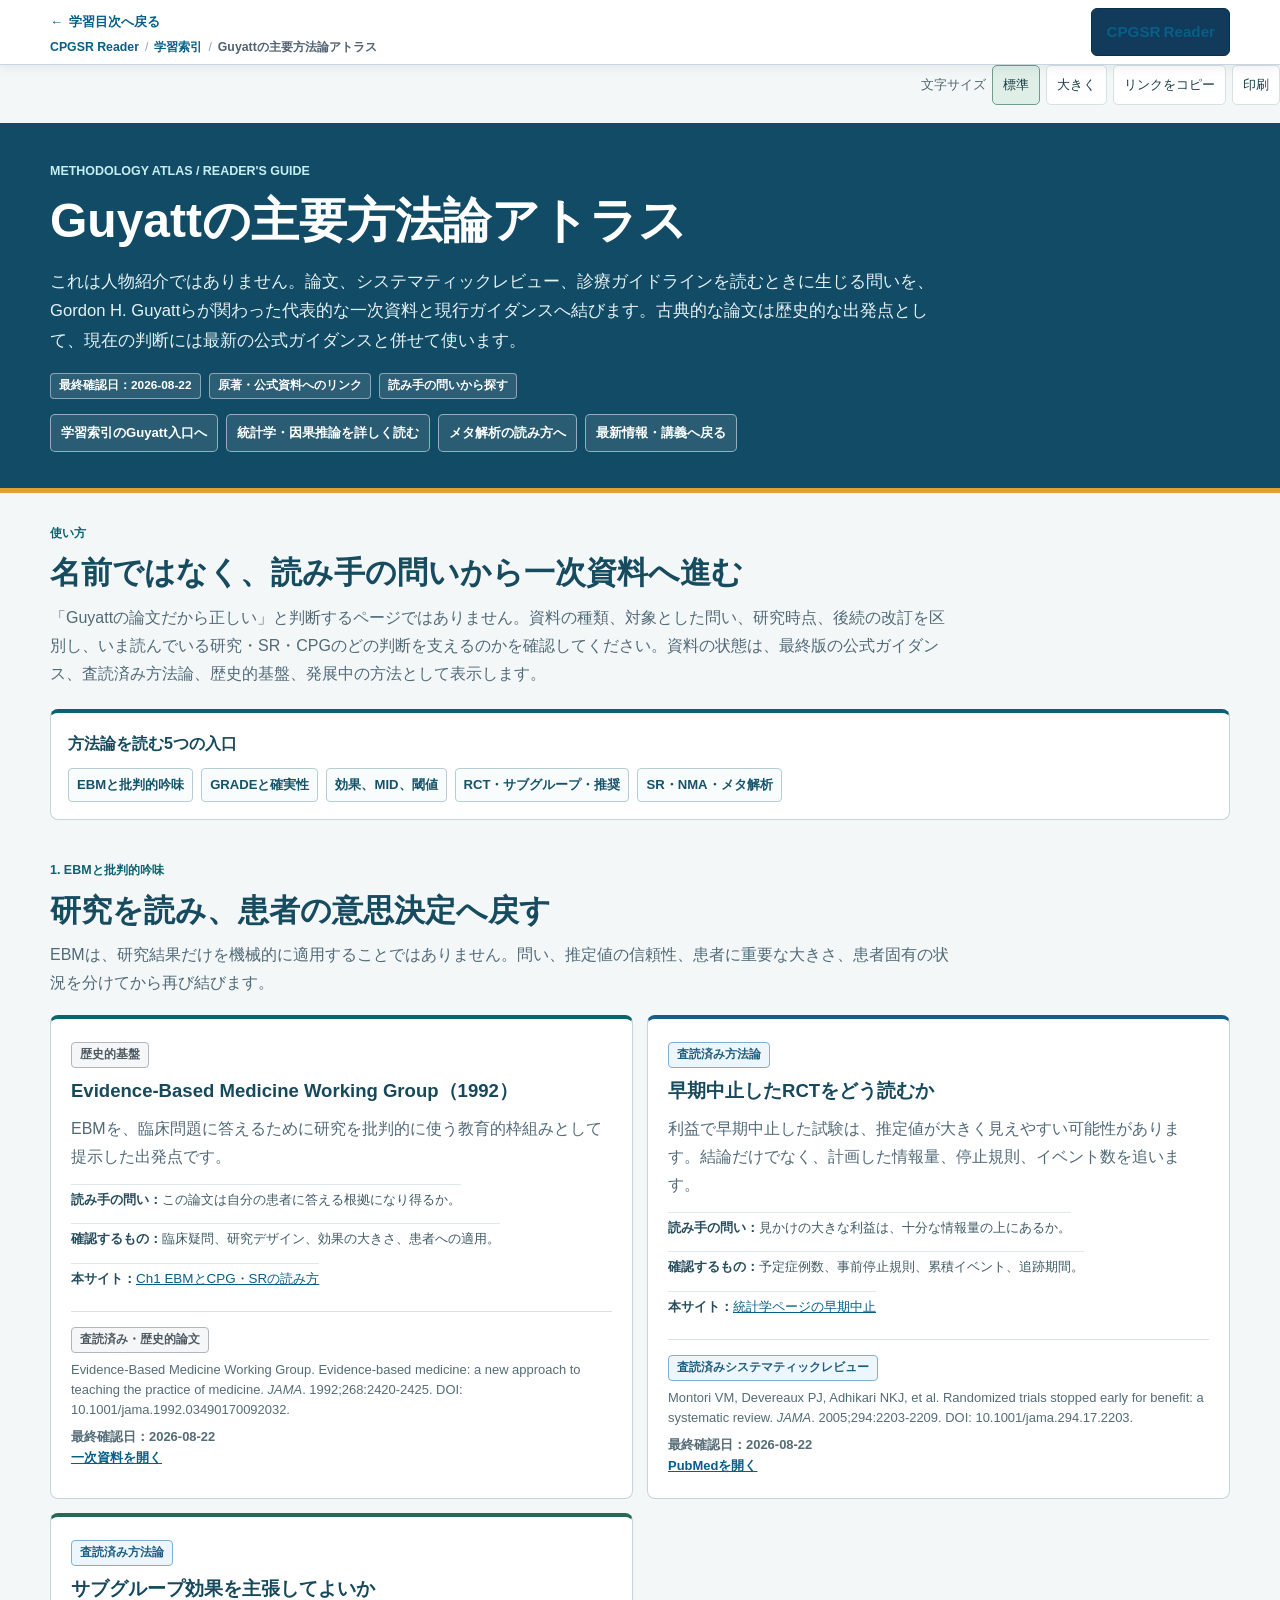
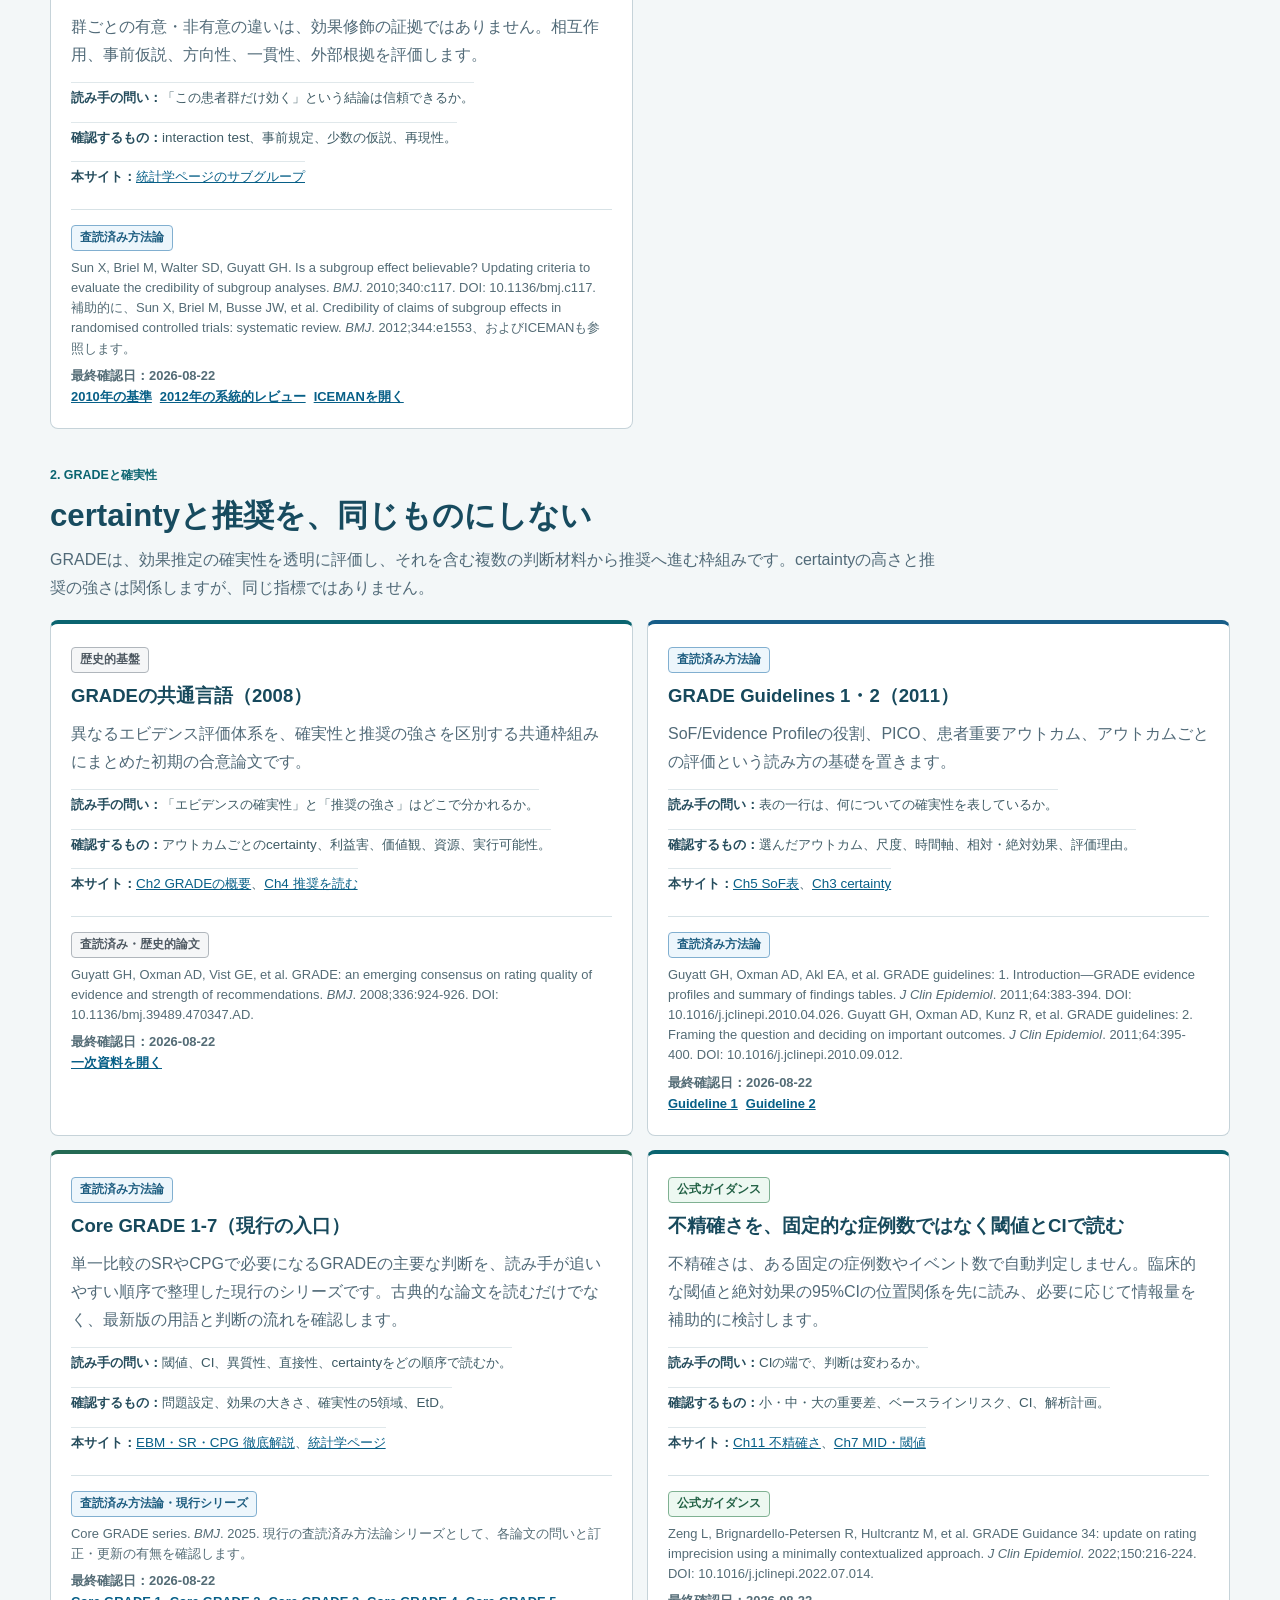
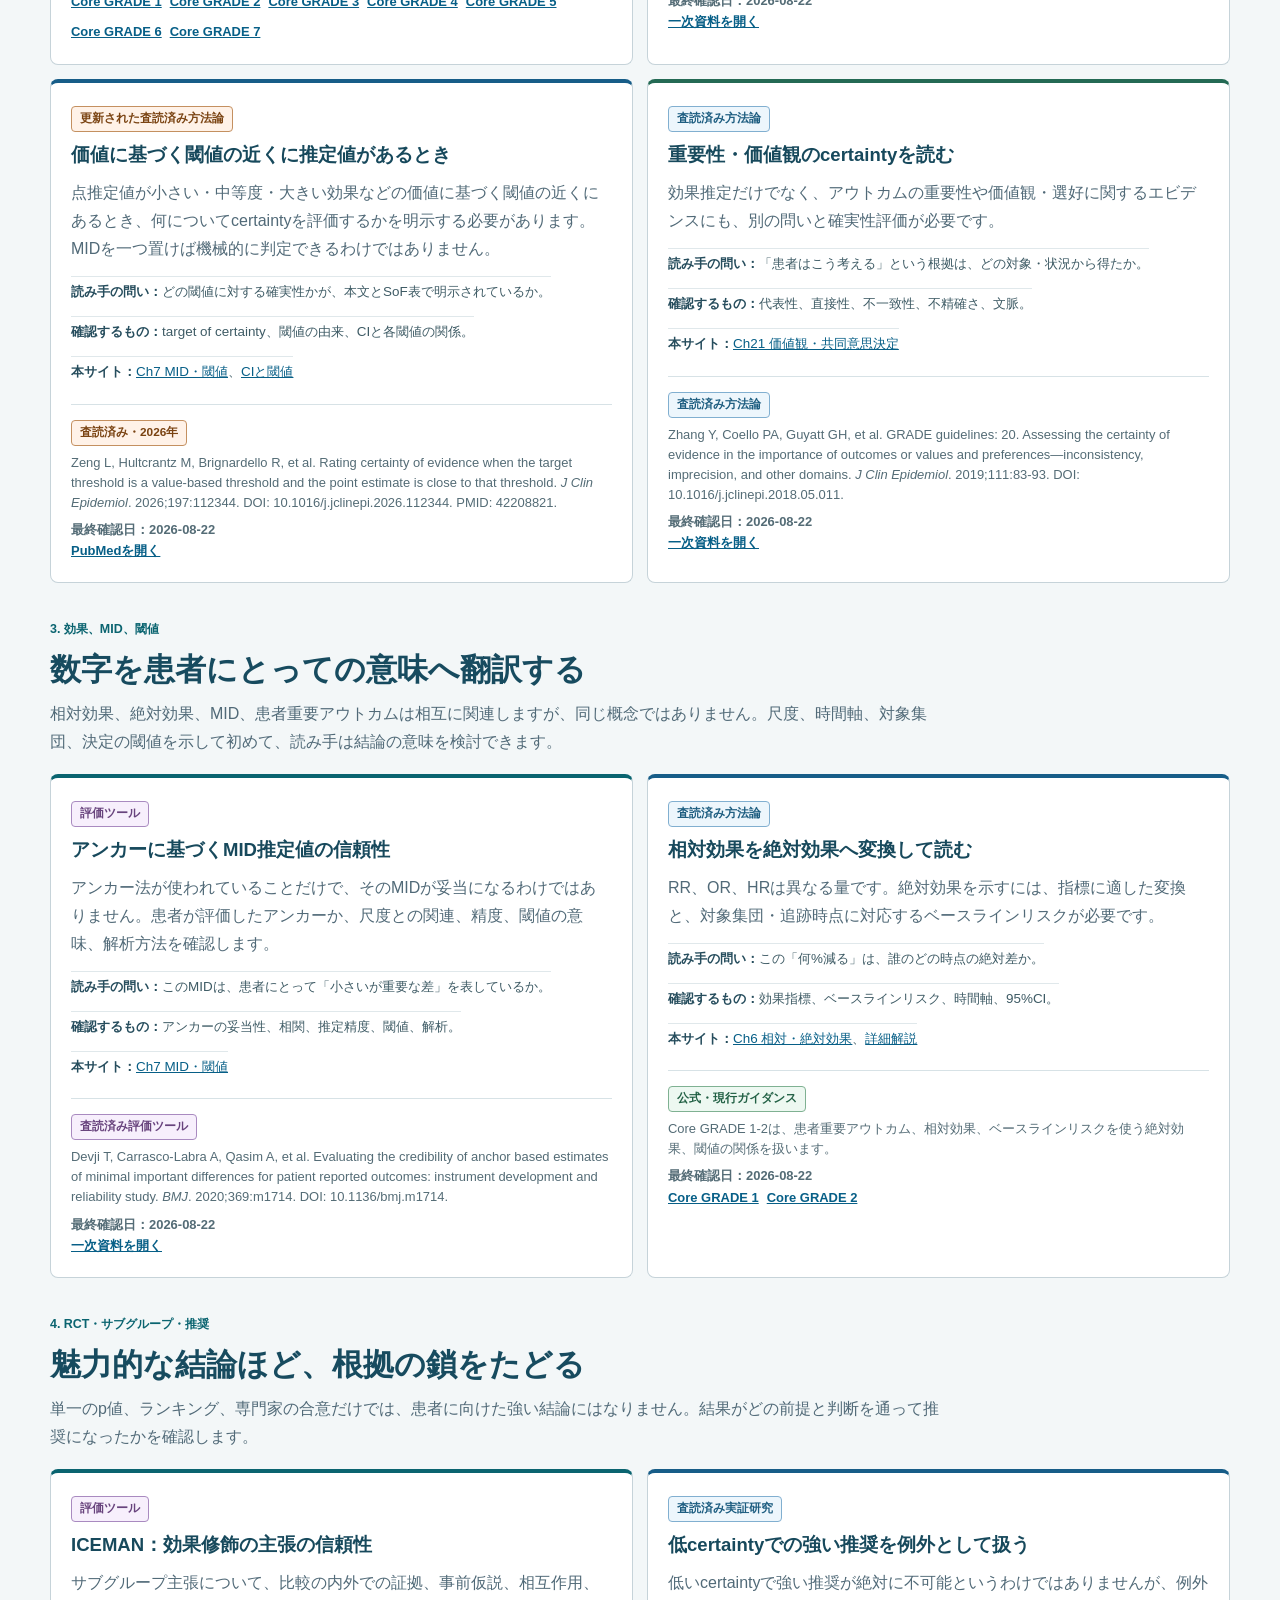
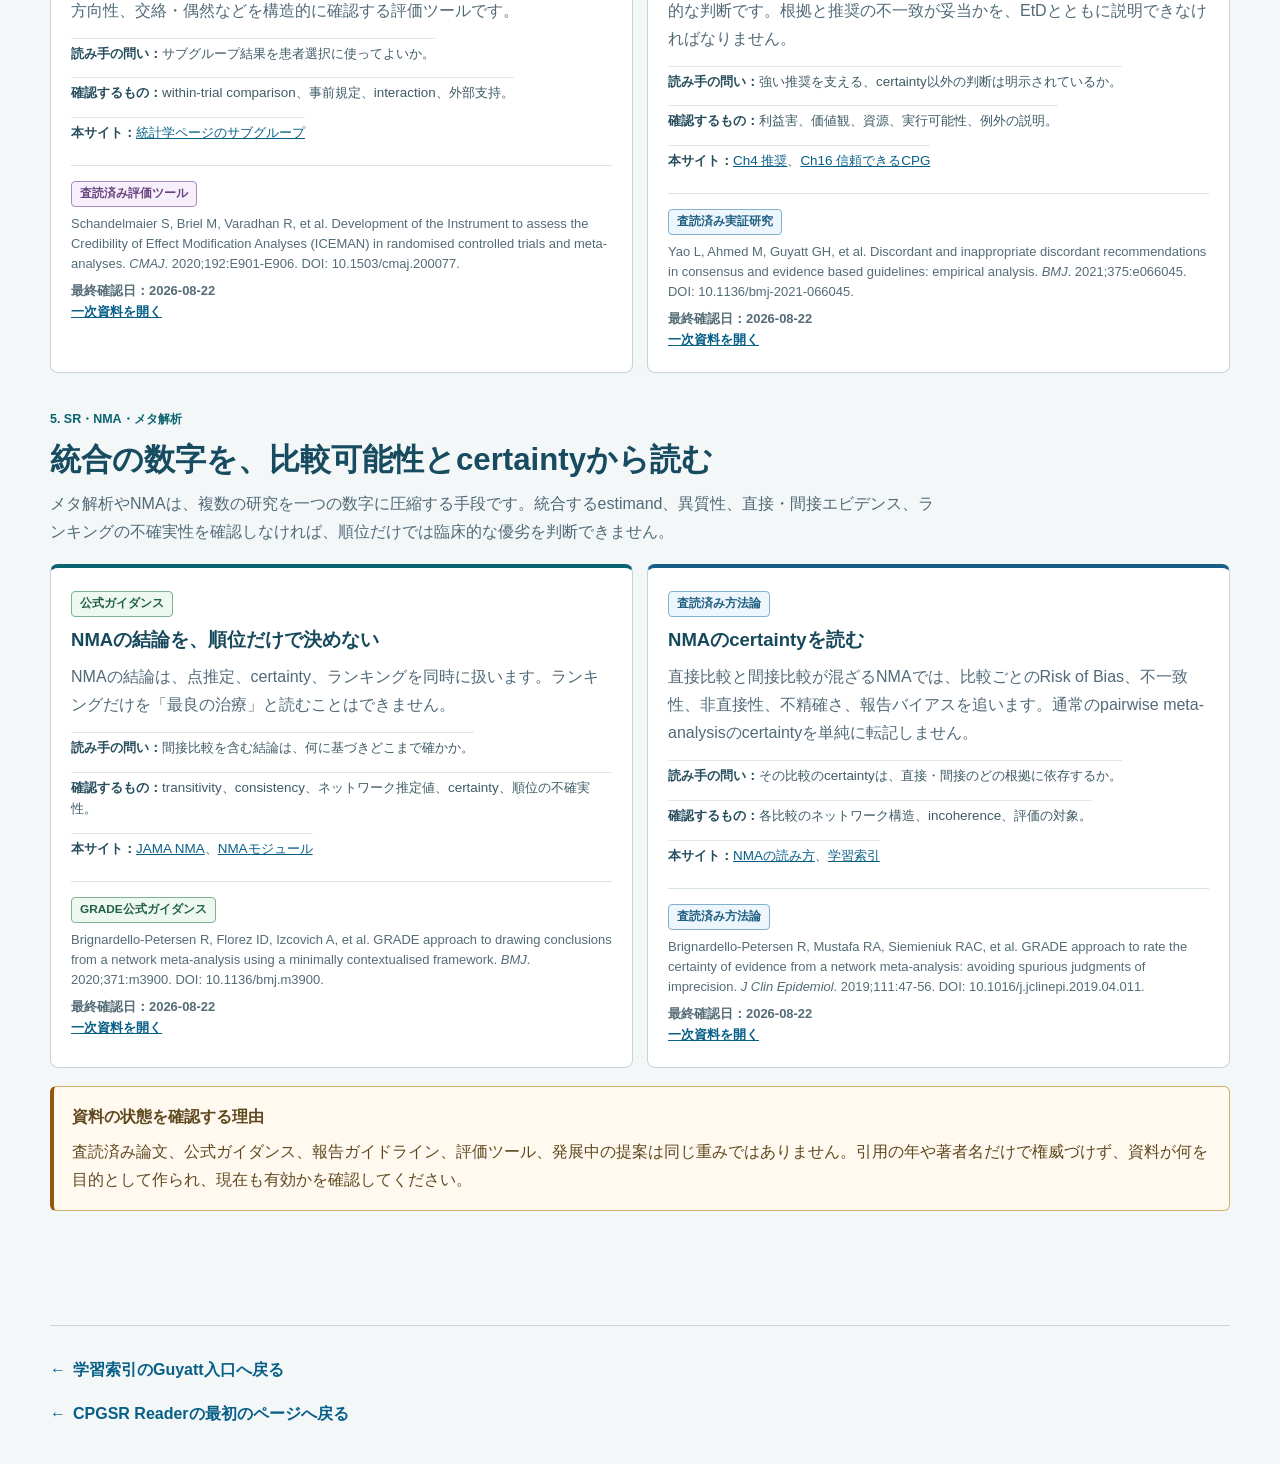
<file: guyatt-methodology-atlas.html>
<!doctype html>
<html lang="ja">
<head>
  <meta charset="utf-8">
  <meta name="viewport" content="width=device-width, initial-scale=1, viewport-fit=cover">
  <meta name="description" content="Gordon H. Guyattらの主要なEBM・GRADE方法論を、読み手の問いと一次資料からたどるCPGSR Readerの方法論アトラス。">
  <meta name="theme-color" content="#124b65">
  <meta property="og:title" content="Guyattの主要方法論アトラス | CPGSR Reader">
  <meta property="og:description" content="人物紹介ではなく、論文・SR・CPGを読むための問いと一次資料を結ぶ方法論アトラス。">
  <meta property="og:type" content="website">
  <link rel="canonical" href="https://mxe050.github.io/CPGSRuser/guyatt-methodology-atlas.html">
  <title>Guyattの主要方法論アトラス | CPGSR Reader</title>
  <link rel="stylesheet" href="site-shell.css?v=8.0">
  <link rel="stylesheet" href="methods-library.css?v=1.0">
<link rel="stylesheet" href="reader-refresh.css?v=20260919">
<script src="reader-ui.js?v=20260919" defer></script>
</head>
<body class="methods-page">
  <a class="cpgsr-skip-link" href="#main-content">本文へ移動</a>
  <header class="cpgsr-global-header">
    <div class="cpgsr-header-inner">
      <div class="cpgsr-header-context">
        <a class="cpgsr-back-link" href="index.html#page-0">学習目次へ戻る</a>
        <nav class="cpgsr-breadcrumb" aria-label="パンくず">
          <a href="index.html#page-0">CPGSR Reader</a>
          <span class="cpgsr-breadcrumb-separator" aria-hidden="true">/</span>
          <a href="learning-index.html?view=topics&amp;topic=guyatt#topics">学習索引</a>
          <span class="cpgsr-breadcrumb-separator" aria-hidden="true">/</span>
          <span class="cpgsr-current-title" aria-current="page">Guyattの主要方法論アトラス</span>
        </nav>
      </div>
      <a class="cpgsr-brand" href="index.html#page-0" aria-label="CPGSR Readerの最初のページへ戻る"><span class="cpgsr-brand-strong">CPGSR</span> Reader</a>
    </div>
  </header>

  <main id="main-content">
    <section class="methods-hero" aria-labelledby="atlas-title">
      <div class="methods-wrap">
        <p class="methods-kicker">METHODOLOGY ATLAS / READER'S GUIDE</p>
        <h1 id="atlas-title">Guyattの主要方法論アトラス</h1>
        <p class="methods-lead">これは人物紹介ではありません。論文、システマティックレビュー、診療ガイドラインを読むときに生じる問いを、Gordon H. Guyattらが関わった代表的な一次資料と現行ガイダンスへ結びます。古典的な論文は歴史的な出発点として、現在の判断には最新の公式ガイダンスと併せて使います。</p>
        <div class="methods-status-row" aria-label="このページの扱い">
          <span class="methods-chip">最終確認日：2026-08-22</span>
          <span class="methods-chip">原著・公式資料へのリンク</span>
          <span class="methods-chip">読み手の問いから探す</span>
        </div>
        <div class="methods-crosslinks" aria-label="関連ページ">
          <a href="learning-index.html?view=topics&amp;topic=guyatt#topics">学習索引のGuyatt入口へ</a>
          <a href="advanced-statistics.html">統計学・因果推論を詳しく読む</a>
          <a href="meta-analysis-methods.html">メタ解析の読み方へ</a>
          <a href="index.html#page-23">最新情報・講義へ戻る</a>
        </div>
      </div>
    </section>

    <section class="methods-wrap methods-orientation" aria-labelledby="atlas-use-title">
      <p class="methods-eyebrow">使い方</p>
      <h2 id="atlas-use-title">名前ではなく、読み手の問いから一次資料へ進む</h2>
      <p>「Guyattの論文だから正しい」と判断するページではありません。資料の種類、対象とした問い、研究時点、後続の改訂を区別し、いま読んでいる研究・SR・CPGのどの判断を支えるのかを確認してください。資料の状態は、最終版の公式ガイダンス、査読済み方法論、歴史的基盤、発展中の方法として表示します。</p>
      <nav class="methods-jump" aria-label="アトラス内の分類">
        <h3>方法論を読む5つの入口</h3>
        <ul class="methods-jump-list">
          <li><a href="#ebm-foundations">EBMと批判的吟味</a></li>
          <li><a href="#grade-framework">GRADEと確実性</a></li>
          <li><a href="#effect-interpretation">効果、MID、閾値</a></li>
          <li><a href="#study-claims">RCT・サブグループ・推奨</a></li>
          <li><a href="#synthesis">SR・NMA・メタ解析</a></li>
        </ul>
      </nav>
    </section>

    <div class="methods-wrap methods-content">
      <section id="ebm-foundations" class="methods-section" aria-labelledby="ebm-foundations-title">
        <header class="methods-section-heading">
          <p class="methods-eyebrow">1. EBMと批判的吟味</p>
          <h2 id="ebm-foundations-title" class="methods-section-title">研究を読み、患者の意思決定へ戻す</h2>
          <p>EBMは、研究結果だけを機械的に適用することではありません。問い、推定値の信頼性、患者に重要な大きさ、患者固有の状況を分けてから再び結びます。</p>
        </header>
        <div class="atlas-grid">
          <article class="atlas-card">
            <span class="methods-status historical">歴史的基盤</span>
            <h3>Evidence-Based Medicine Working Group（1992）</h3>
            <p>EBMを、臨床問題に答えるために研究を批判的に使う教育的枠組みとして提示した出発点です。</p>
            <ul class="methods-meta-list">
              <li><strong>読み手の問い：</strong>この論文は自分の患者に答える根拠になり得るか。</li>
              <li><strong>確認するもの：</strong>臨床疑問、研究デザイン、効果の大きさ、患者への適用。</li>
              <li><strong>本サイト：</strong><a href="index.html#page-1">Ch1 EBMとCPG・SRの読み方</a></li>
            </ul>
            <div class="methods-source-strip"><span class="methods-status historical">査読済み・歴史的論文</span><p>Evidence-Based Medicine Working Group. Evidence-based medicine: a new approach to teaching the practice of medicine. <em>JAMA</em>. 1992;268:2420-2425. DOI: 10.1001/jama.1992.03490170092032.</p><p class="methods-verified-date">最終確認日：2026-08-22</p><div class="methods-source-links"><a href="https://doi.org/10.1001/jama.1992.03490170092032" target="_blank" rel="noopener">一次資料を開く</a></div></div>
          </article>
          <article class="atlas-card">
            <span class="methods-status methods">査読済み方法論</span>
            <h3>早期中止したRCTをどう読むか</h3>
            <p>利益で早期中止した試験は、推定値が大きく見えやすい可能性があります。結論だけでなく、計画した情報量、停止規則、イベント数を追います。</p>
            <ul class="methods-meta-list">
              <li><strong>読み手の問い：</strong>見かけの大きな利益は、十分な情報量の上にあるか。</li>
              <li><strong>確認するもの：</strong>予定症例数、事前停止規則、累積イベント、追跡期間。</li>
              <li><strong>本サイト：</strong><a href="advanced-statistics.html#early-stopping">統計学ページの早期中止</a></li>
            </ul>
            <div class="methods-source-strip"><span class="methods-status methods">査読済みシステマティックレビュー</span><p>Montori VM, Devereaux PJ, Adhikari NKJ, et al. Randomized trials stopped early for benefit: a systematic review. <em>JAMA</em>. 2005;294:2203-2209. DOI: 10.1001/jama.294.17.2203.</p><p class="methods-verified-date">最終確認日：2026-08-22</p><div class="methods-source-links"><a href="https://pubmed.ncbi.nlm.nih.gov/16264162/" target="_blank" rel="noopener">PubMedを開く</a></div></div>
          </article>
          <article class="atlas-card">
            <span class="methods-status methods">査読済み方法論</span>
            <h3>サブグループ効果を主張してよいか</h3>
            <p>群ごとの有意・非有意の違いは、効果修飾の証拠ではありません。相互作用、事前仮説、方向性、一貫性、外部根拠を評価します。</p>
            <ul class="methods-meta-list">
              <li><strong>読み手の問い：</strong>「この患者群だけ効く」という結論は信頼できるか。</li>
              <li><strong>確認するもの：</strong>interaction test、事前規定、少数の仮説、再現性。</li>
              <li><strong>本サイト：</strong><a href="advanced-statistics.html#subgroups">統計学ページのサブグループ</a></li>
            </ul>
            <div class="methods-source-strip"><span class="methods-status methods">査読済み方法論</span><p>Sun X, Briel M, Walter SD, Guyatt GH. Is a subgroup effect believable? Updating criteria to evaluate the credibility of subgroup analyses. <em>BMJ</em>. 2010;340:c117. DOI: 10.1136/bmj.c117. 補助的に、Sun X, Briel M, Busse JW, et al. Credibility of claims of subgroup effects in randomised controlled trials: systematic review. <em>BMJ</em>. 2012;344:e1553、およびICEMANも参照します。</p><p class="methods-verified-date">最終確認日：2026-08-22</p><div class="methods-source-links"><a href="https://www.bmj.com/content/340/bmj.c117" target="_blank" rel="noopener">2010年の基準</a><a href="https://www.bmj.com/content/344/bmj.e1553" target="_blank" rel="noopener">2012年の系統的レビュー</a><a href="https://doi.org/10.1503/cmaj.200077" target="_blank" rel="noopener">ICEMANを開く</a></div></div>
          </article>
        </div>
      </section>

      <section id="grade-framework" class="methods-section" aria-labelledby="grade-framework-title">
        <header class="methods-section-heading">
          <p class="methods-eyebrow">2. GRADEと確実性</p>
          <h2 id="grade-framework-title" class="methods-section-title">certaintyと推奨を、同じものにしない</h2>
          <p>GRADEは、効果推定の確実性を透明に評価し、それを含む複数の判断材料から推奨へ進む枠組みです。certaintyの高さと推奨の強さは関係しますが、同じ指標ではありません。</p>
        </header>
        <div class="atlas-grid">
          <article class="atlas-card">
            <span class="methods-status historical">歴史的基盤</span>
            <h3>GRADEの共通言語（2008）</h3>
            <p>異なるエビデンス評価体系を、確実性と推奨の強さを区別する共通枠組みにまとめた初期の合意論文です。</p>
            <ul class="methods-meta-list">
              <li><strong>読み手の問い：</strong>「エビデンスの確実性」と「推奨の強さ」はどこで分かれるか。</li>
              <li><strong>確認するもの：</strong>アウトカムごとのcertainty、利益害、価値観、資源、実行可能性。</li>
              <li><strong>本サイト：</strong><a href="index.html#page-2">Ch2 GRADEの概要</a>、<a href="index.html#page-4">Ch4 推奨を読む</a></li>
            </ul>
            <div class="methods-source-strip"><span class="methods-status historical">査読済み・歴史的論文</span><p>Guyatt GH, Oxman AD, Vist GE, et al. GRADE: an emerging consensus on rating quality of evidence and strength of recommendations. <em>BMJ</em>. 2008;336:924-926. DOI: 10.1136/bmj.39489.470347.AD.</p><p class="methods-verified-date">最終確認日：2026-08-22</p><div class="methods-source-links"><a href="https://www.bmj.com/content/336/7650/924" target="_blank" rel="noopener">一次資料を開く</a></div></div>
          </article>
          <article class="atlas-card">
            <span class="methods-status methods">査読済み方法論</span>
            <h3>GRADE Guidelines 1・2（2011）</h3>
            <p>SoF/Evidence Profileの役割、PICO、患者重要アウトカム、アウトカムごとの評価という読み方の基礎を置きます。</p>
            <ul class="methods-meta-list">
              <li><strong>読み手の問い：</strong>表の一行は、何についての確実性を表しているか。</li>
              <li><strong>確認するもの：</strong>選んだアウトカム、尺度、時間軸、相対・絶対効果、評価理由。</li>
              <li><strong>本サイト：</strong><a href="index.html#page-5">Ch5 SoF表</a>、<a href="index.html#page-3">Ch3 certainty</a></li>
            </ul>
            <div class="methods-source-strip"><span class="methods-status methods">査読済み方法論</span><p>Guyatt GH, Oxman AD, Akl EA, et al. GRADE guidelines: 1. Introduction—GRADE evidence profiles and summary of findings tables. <em>J Clin Epidemiol</em>. 2011;64:383-394. DOI: 10.1016/j.jclinepi.2010.04.026. Guyatt GH, Oxman AD, Kunz R, et al. GRADE guidelines: 2. Framing the question and deciding on important outcomes. <em>J Clin Epidemiol</em>. 2011;64:395-400. DOI: 10.1016/j.jclinepi.2010.09.012.</p><p class="methods-verified-date">最終確認日：2026-08-22</p><div class="methods-source-links"><a href="https://doi.org/10.1016/j.jclinepi.2010.04.026" target="_blank" rel="noopener">Guideline 1</a><a href="https://doi.org/10.1016/j.jclinepi.2010.09.012" target="_blank" rel="noopener">Guideline 2</a></div></div>
          </article>
          <article class="atlas-card">
            <span class="methods-status methods">査読済み方法論</span>
            <h3>Core GRADE 1-7（現行の入口）</h3>
            <p>単一比較のSRやCPGで必要になるGRADEの主要な判断を、読み手が追いやすい順序で整理した現行のシリーズです。古典的な論文を読むだけでなく、最新版の用語と判断の流れを確認します。</p>
            <ul class="methods-meta-list">
              <li><strong>読み手の問い：</strong>閾値、CI、異質性、直接性、certaintyをどの順序で読むか。</li>
              <li><strong>確認するもの：</strong>問題設定、効果の大きさ、確実性の5領域、EtD。</li>
              <li><strong>本サイト：</strong><a href="index.html#page-25">EBM・SR・CPG 徹底解説</a>、<a href="advanced-statistics.html">統計学ページ</a></li>
            </ul>
            <div class="methods-source-strip"><span class="methods-status methods">査読済み方法論・現行シリーズ</span><p>Core GRADE series. <em>BMJ</em>. 2025. 現行の査読済み方法論シリーズとして、各論文の問いと訂正・更新の有無を確認します。</p><p class="methods-verified-date">最終確認日：2026-08-22</p><div class="methods-source-links"><a href="https://www.bmj.com/content/389/bmj-2024-081903" target="_blank" rel="noopener">Core GRADE 1</a><a href="https://www.bmj.com/content/389/bmj-2024-081904" target="_blank" rel="noopener">Core GRADE 2</a><a href="https://www.bmj.com/content/389/bmj-2024-081905" target="_blank" rel="noopener">Core GRADE 3</a><a href="https://www.bmj.com/content/389/bmj-2024-083864" target="_blank" rel="noopener">Core GRADE 4</a><a href="https://www.bmj.com/content/389/bmj-2024-083865" target="_blank" rel="noopener">Core GRADE 5</a><a href="https://www.bmj.com/content/389/bmj-2024-083866" target="_blank" rel="noopener">Core GRADE 6</a><a href="https://www.bmj.com/content/389/bmj-2024-083867" target="_blank" rel="noopener">Core GRADE 7</a></div></div>
          </article>
          <article class="atlas-card">
            <span class="methods-status final">公式ガイダンス</span>
            <h3>不精確さを、固定的な症例数ではなく閾値とCIで読む</h3>
            <p>不精確さは、ある固定の症例数やイベント数で自動判定しません。臨床的な閾値と絶対効果の95%CIの位置関係を先に読み、必要に応じて情報量を補助的に検討します。</p>
            <ul class="methods-meta-list">
              <li><strong>読み手の問い：</strong>CIの端で、判断は変わるか。</li>
              <li><strong>確認するもの：</strong>小・中・大の重要差、ベースラインリスク、CI、解析計画。</li>
              <li><strong>本サイト：</strong><a href="index.html#page-11">Ch11 不精確さ</a>、<a href="index.html#page-7">Ch7 MID・閾値</a></li>
            </ul>
            <div class="methods-source-strip"><span class="methods-status final">公式ガイダンス</span><p>Zeng L, Brignardello-Petersen R, Hultcrantz M, et al. GRADE Guidance 34: update on rating imprecision using a minimally contextualized approach. <em>J Clin Epidemiol</em>. 2022;150:216-224. DOI: 10.1016/j.jclinepi.2022.07.014.</p><p class="methods-verified-date">最終確認日：2026-08-22</p><div class="methods-source-links"><a href="https://doi.org/10.1016/j.jclinepi.2022.07.014" target="_blank" rel="noopener">一次資料を開く</a></div></div>
          </article>
          <article class="atlas-card">
            <span class="methods-status emerging">更新された査読済み方法論</span>
            <h3>価値に基づく閾値の近くに推定値があるとき</h3>
            <p>点推定値が小さい・中等度・大きい効果などの価値に基づく閾値の近くにあるとき、何についてcertaintyを評価するかを明示する必要があります。MIDを一つ置けば機械的に判定できるわけではありません。</p>
            <ul class="methods-meta-list">
              <li><strong>読み手の問い：</strong>どの閾値に対する確実性かが、本文とSoF表で明示されているか。</li>
              <li><strong>確認するもの：</strong>target of certainty、閾値の由来、CIと各閾値の関係。</li>
              <li><strong>本サイト：</strong><a href="index.html#page-7">Ch7 MID・閾値</a>、<a href="advanced-statistics.html#ci-thresholds">CIと閾値</a></li>
            </ul>
            <div class="methods-source-strip"><span class="methods-status emerging">査読済み・2026年</span><p>Zeng L, Hultcrantz M, Brignardello R, et al. Rating certainty of evidence when the target threshold is a value-based threshold and the point estimate is close to that threshold. <em>J Clin Epidemiol</em>. 2026;197:112344. DOI: 10.1016/j.jclinepi.2026.112344. PMID: 42208821.</p><p class="methods-verified-date">最終確認日：2026-08-22</p><div class="methods-source-links"><a href="https://pubmed.ncbi.nlm.nih.gov/42208821/" target="_blank" rel="noopener">PubMedを開く</a></div></div>
          </article>
          <article class="atlas-card">
            <span class="methods-status methods">査読済み方法論</span>
            <h3>重要性・価値観のcertaintyを読む</h3>
            <p>効果推定だけでなく、アウトカムの重要性や価値観・選好に関するエビデンスにも、別の問いと確実性評価が必要です。</p>
            <ul class="methods-meta-list">
              <li><strong>読み手の問い：</strong>「患者はこう考える」という根拠は、どの対象・状況から得たか。</li>
              <li><strong>確認するもの：</strong>代表性、直接性、不一致性、不精確さ、文脈。</li>
              <li><strong>本サイト：</strong><a href="index.html#page-21">Ch21 価値観・共同意思決定</a></li>
            </ul>
            <div class="methods-source-strip"><span class="methods-status methods">査読済み方法論</span><p>Zhang Y, Coello PA, Guyatt GH, et al. GRADE guidelines: 20. Assessing the certainty of evidence in the importance of outcomes or values and preferences—inconsistency, imprecision, and other domains. <em>J Clin Epidemiol</em>. 2019;111:83-93. DOI: 10.1016/j.jclinepi.2018.05.011.</p><p class="methods-verified-date">最終確認日：2026-08-22</p><div class="methods-source-links"><a href="https://doi.org/10.1016/j.jclinepi.2018.05.011" target="_blank" rel="noopener">一次資料を開く</a></div></div>
          </article>
        </div>
      </section>

      <section id="effect-interpretation" class="methods-section" aria-labelledby="effect-interpretation-title">
        <header class="methods-section-heading">
          <p class="methods-eyebrow">3. 効果、MID、閾値</p>
          <h2 id="effect-interpretation-title" class="methods-section-title">数字を患者にとっての意味へ翻訳する</h2>
          <p>相対効果、絶対効果、MID、患者重要アウトカムは相互に関連しますが、同じ概念ではありません。尺度、時間軸、対象集団、決定の閾値を示して初めて、読み手は結論の意味を検討できます。</p>
        </header>
        <div class="atlas-grid">
          <article class="atlas-card">
            <span class="methods-status appraisal">評価ツール</span>
            <h3>アンカーに基づくMID推定値の信頼性</h3>
            <p>アンカー法が使われていることだけで、そのMIDが妥当になるわけではありません。患者が評価したアンカーか、尺度との関連、精度、閾値の意味、解析方法を確認します。</p>
            <ul class="methods-meta-list">
              <li><strong>読み手の問い：</strong>このMIDは、患者にとって「小さいが重要な差」を表しているか。</li>
              <li><strong>確認するもの：</strong>アンカーの妥当性、相関、推定精度、閾値、解析。</li>
              <li><strong>本サイト：</strong><a href="index.html#page-7">Ch7 MID・閾値</a></li>
            </ul>
            <div class="methods-source-strip"><span class="methods-status appraisal">査読済み評価ツール</span><p>Devji T, Carrasco-Labra A, Qasim A, et al. Evaluating the credibility of anchor based estimates of minimal important differences for patient reported outcomes: instrument development and reliability study. <em>BMJ</em>. 2020;369:m1714. DOI: 10.1136/bmj.m1714.</p><p class="methods-verified-date">最終確認日：2026-08-22</p><div class="methods-source-links"><a href="https://www.bmj.com/content/369/bmj.m1714" target="_blank" rel="noopener">一次資料を開く</a></div></div>
          </article>
          <article class="atlas-card">
            <span class="methods-status methods">査読済み方法論</span>
            <h3>相対効果を絶対効果へ変換して読む</h3>
            <p>RR、OR、HRは異なる量です。絶対効果を示すには、指標に適した変換と、対象集団・追跡時点に対応するベースラインリスクが必要です。</p>
            <ul class="methods-meta-list">
              <li><strong>読み手の問い：</strong>この「何%減る」は、誰のどの時点の絶対差か。</li>
              <li><strong>確認するもの：</strong>効果指標、ベースラインリスク、時間軸、95%CI。</li>
              <li><strong>本サイト：</strong><a href="index.html#page-6">Ch6 相対・絶対効果</a>、<a href="advanced-statistics.html#effect-measures">詳細解説</a></li>
            </ul>
            <div class="methods-source-strip"><span class="methods-status final">公式・現行ガイダンス</span><p>Core GRADE 1-2は、患者重要アウトカム、相対効果、ベースラインリスクを使う絶対効果、閾値の関係を扱います。</p><p class="methods-verified-date">最終確認日：2026-08-22</p><div class="methods-source-links"><a href="https://www.bmj.com/content/389/bmj-2024-081903" target="_blank" rel="noopener">Core GRADE 1</a><a href="https://www.bmj.com/content/389/bmj-2024-081904" target="_blank" rel="noopener">Core GRADE 2</a></div></div>
          </article>
        </div>
      </section>

      <section id="study-claims" class="methods-section" aria-labelledby="study-claims-title">
        <header class="methods-section-heading">
          <p class="methods-eyebrow">4. RCT・サブグループ・推奨</p>
          <h2 id="study-claims-title" class="methods-section-title">魅力的な結論ほど、根拠の鎖をたどる</h2>
          <p>単一のp値、ランキング、専門家の合意だけでは、患者に向けた強い結論にはなりません。結果がどの前提と判断を通って推奨になったかを確認します。</p>
        </header>
        <div class="atlas-grid">
          <article class="atlas-card">
            <span class="methods-status appraisal">評価ツール</span>
            <h3>ICEMAN：効果修飾の主張の信頼性</h3>
            <p>サブグループ主張について、比較の内外での証拠、事前仮説、相互作用、方向性、交絡・偶然などを構造的に確認する評価ツールです。</p>
            <ul class="methods-meta-list">
              <li><strong>読み手の問い：</strong>サブグループ結果を患者選択に使ってよいか。</li>
              <li><strong>確認するもの：</strong>within-trial comparison、事前規定、interaction、外部支持。</li>
              <li><strong>本サイト：</strong><a href="advanced-statistics.html#subgroups">統計学ページのサブグループ</a></li>
            </ul>
            <div class="methods-source-strip"><span class="methods-status appraisal">査読済み評価ツール</span><p>Schandelmaier S, Briel M, Varadhan R, et al. Development of the Instrument to assess the Credibility of Effect Modification Analyses (ICEMAN) in randomised controlled trials and meta-analyses. <em>CMAJ</em>. 2020;192:E901-E906. DOI: 10.1503/cmaj.200077.</p><p class="methods-verified-date">最終確認日：2026-08-22</p><div class="methods-source-links"><a href="https://doi.org/10.1503/cmaj.200077" target="_blank" rel="noopener">一次資料を開く</a></div></div>
          </article>
          <article class="atlas-card">
            <span class="methods-status methods">査読済み実証研究</span>
            <h3>低certaintyでの強い推奨を例外として扱う</h3>
            <p>低いcertaintyで強い推奨が絶対に不可能というわけではありませんが、例外的な判断です。根拠と推奨の不一致が妥当かを、EtDとともに説明できなければなりません。</p>
            <ul class="methods-meta-list">
              <li><strong>読み手の問い：</strong>強い推奨を支える、certainty以外の判断は明示されているか。</li>
              <li><strong>確認するもの：</strong>利益害、価値観、資源、実行可能性、例外の説明。</li>
              <li><strong>本サイト：</strong><a href="index.html#page-4">Ch4 推奨</a>、<a href="index.html#page-16">Ch16 信頼できるCPG</a></li>
            </ul>
            <div class="methods-source-strip"><span class="methods-status methods">査読済み実証研究</span><p>Yao L, Ahmed M, Guyatt GH, et al. Discordant and inappropriate discordant recommendations in consensus and evidence based guidelines: empirical analysis. <em>BMJ</em>. 2021;375:e066045. DOI: 10.1136/bmj-2021-066045.</p><p class="methods-verified-date">最終確認日：2026-08-22</p><div class="methods-source-links"><a href="https://www.bmj.com/content/375/bmj-2021-066045" target="_blank" rel="noopener">一次資料を開く</a></div></div>
          </article>
        </div>
      </section>

      <section id="synthesis" class="methods-section" aria-labelledby="synthesis-title">
        <header class="methods-section-heading">
          <p class="methods-eyebrow">5. SR・NMA・メタ解析</p>
          <h2 id="synthesis-title" class="methods-section-title">統合の数字を、比較可能性とcertaintyから読む</h2>
          <p>メタ解析やNMAは、複数の研究を一つの数字に圧縮する手段です。統合するestimand、異質性、直接・間接エビデンス、ランキングの不確実性を確認しなければ、順位だけでは臨床的な優劣を判断できません。</p>
        </header>
        <div class="atlas-grid">
          <article class="atlas-card">
            <span class="methods-status final">公式ガイダンス</span>
            <h3>NMAの結論を、順位だけで決めない</h3>
            <p>NMAの結論は、点推定、certainty、ランキングを同時に扱います。ランキングだけを「最良の治療」と読むことはできません。</p>
            <ul class="methods-meta-list">
              <li><strong>読み手の問い：</strong>間接比較を含む結論は、何に基づきどこまで確かか。</li>
              <li><strong>確認するもの：</strong>transitivity、consistency、ネットワーク推定値、certainty、順位の不確実性。</li>
              <li><strong>本サイト：</strong><a href="index.html#page-28">JAMA NMA</a>、<a href="meta-analysis-methods.html#module-14">NMAモジュール</a></li>
            </ul>
            <div class="methods-source-strip"><span class="methods-status final">GRADE公式ガイダンス</span><p>Brignardello-Petersen R, Florez ID, Izcovich A, et al. GRADE approach to drawing conclusions from a network meta-analysis using a minimally contextualised framework. <em>BMJ</em>. 2020;371:m3900. DOI: 10.1136/bmj.m3900.</p><p class="methods-verified-date">最終確認日：2026-08-22</p><div class="methods-source-links"><a href="https://www.bmj.com/content/371/bmj.m3900" target="_blank" rel="noopener">一次資料を開く</a></div></div>
          </article>
          <article class="atlas-card">
            <span class="methods-status methods">査読済み方法論</span>
            <h3>NMAのcertaintyを読む</h3>
            <p>直接比較と間接比較が混ざるNMAでは、比較ごとのRisk of Bias、不一致性、非直接性、不精確さ、報告バイアスを追います。通常のpairwise meta-analysisのcertaintyを単純に転記しません。</p>
            <ul class="methods-meta-list">
              <li><strong>読み手の問い：</strong>その比較のcertaintyは、直接・間接のどの根拠に依存するか。</li>
              <li><strong>確認するもの：</strong>各比較のネットワーク構造、incoherence、評価の対象。</li>
              <li><strong>本サイト：</strong><a href="meta-analysis-methods.html#module-14">NMAの読み方</a>、<a href="learning-index.html?view=topics&amp;topic=network-meta-analysis#topics">学習索引</a></li>
            </ul>
            <div class="methods-source-strip"><span class="methods-status methods">査読済み方法論</span><p>Brignardello-Petersen R, Mustafa RA, Siemieniuk RAC, et al. GRADE approach to rate the certainty of evidence from a network meta-analysis: avoiding spurious judgments of imprecision. <em>J Clin Epidemiol</em>. 2019;111:47-56. DOI: 10.1016/j.jclinepi.2019.04.011.</p><p class="methods-verified-date">最終確認日：2026-08-22</p><div class="methods-source-links"><a href="https://doi.org/10.1016/j.jclinepi.2019.04.011" target="_blank" rel="noopener">一次資料を開く</a></div></div>
          </article>
        </div>
        <aside class="methods-notice" aria-labelledby="atlas-caveat-title">
          <h3 id="atlas-caveat-title">資料の状態を確認する理由</h3>
          <p>査読済み論文、公式ガイダンス、報告ガイドライン、評価ツール、発展中の提案は同じ重みではありません。引用の年や著者名だけで権威づけず、資料が何を目的として作られ、現在も有効かを確認してください。</p>
        </aside>
      </section>
    </div>
  </main>

  <footer class="cpgsr-page-footer">
    <a href="learning-index.html?view=topics&amp;topic=guyatt#topics">学習索引のGuyatt入口へ戻る</a>
    <br>
    <a href="index.html#page-0">CPGSR Readerの最初のページへ戻る</a>
  </footer>
</body>
</html>
</file>
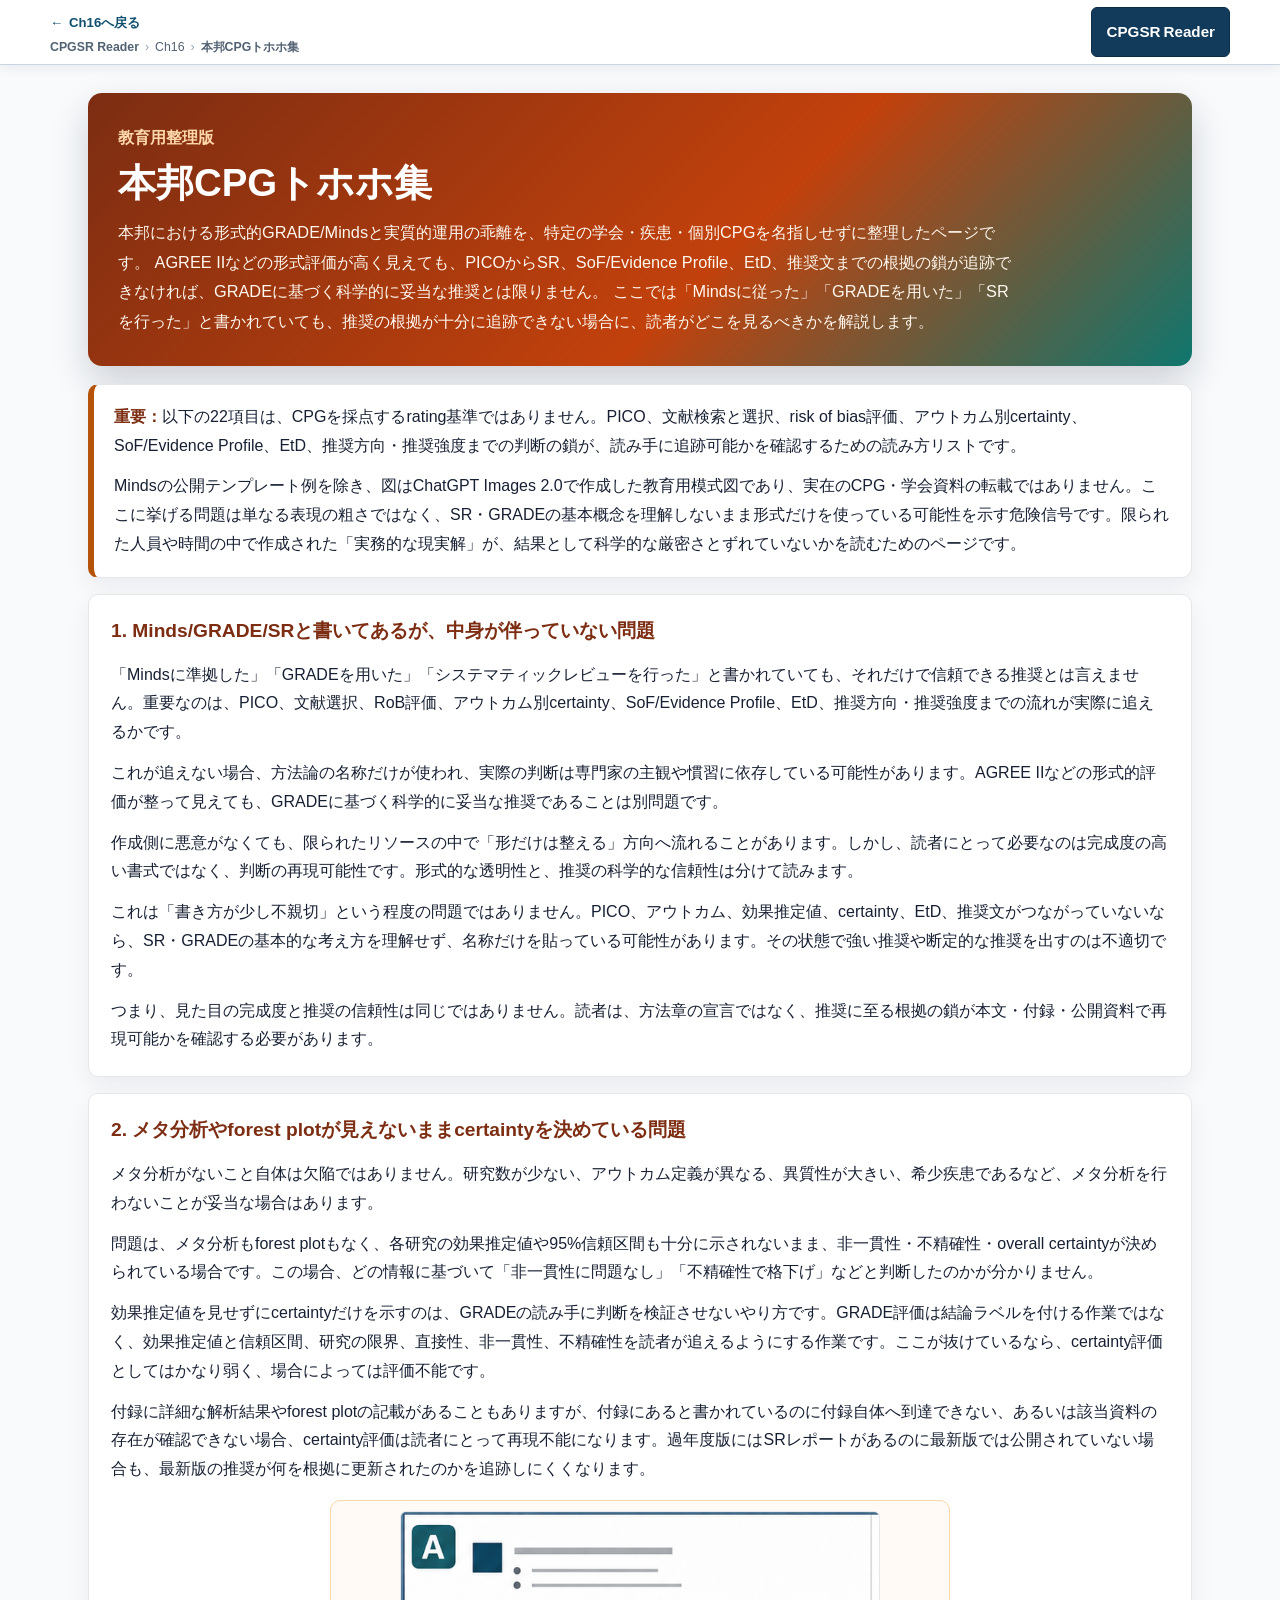
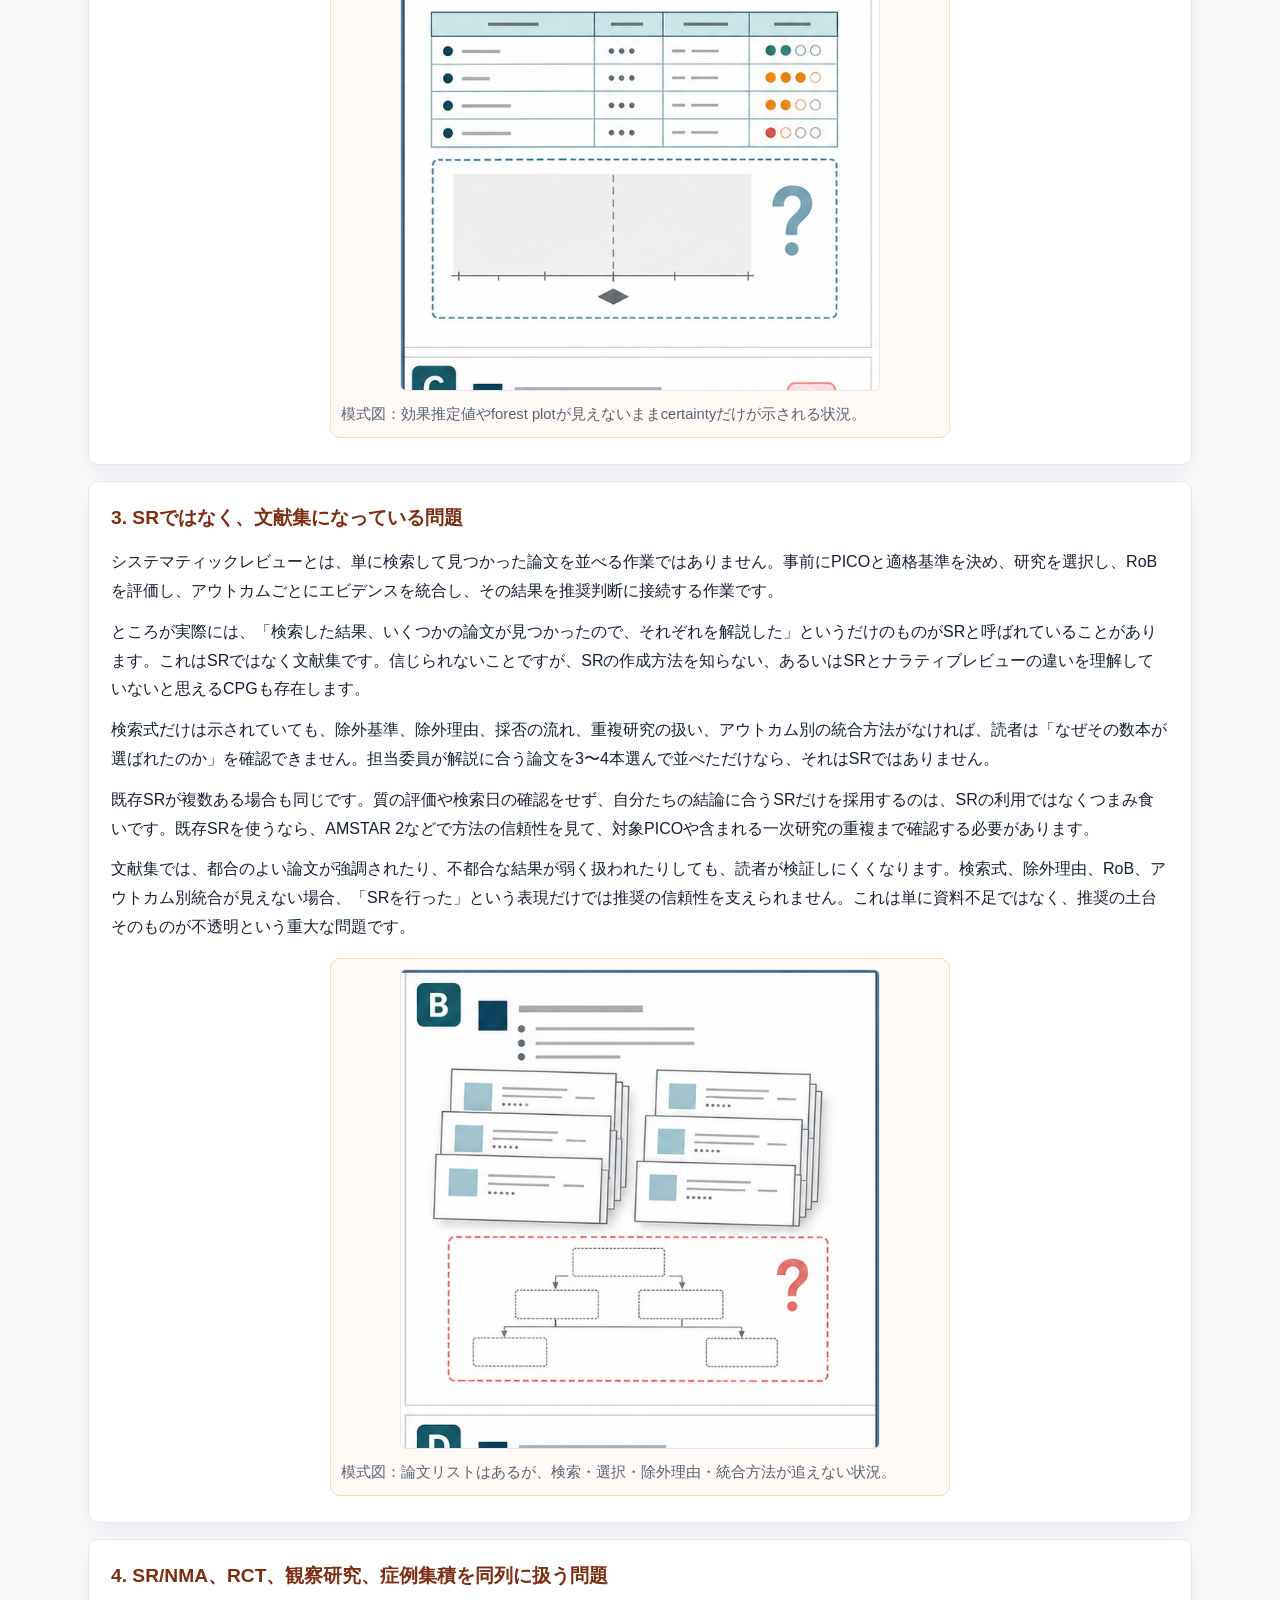
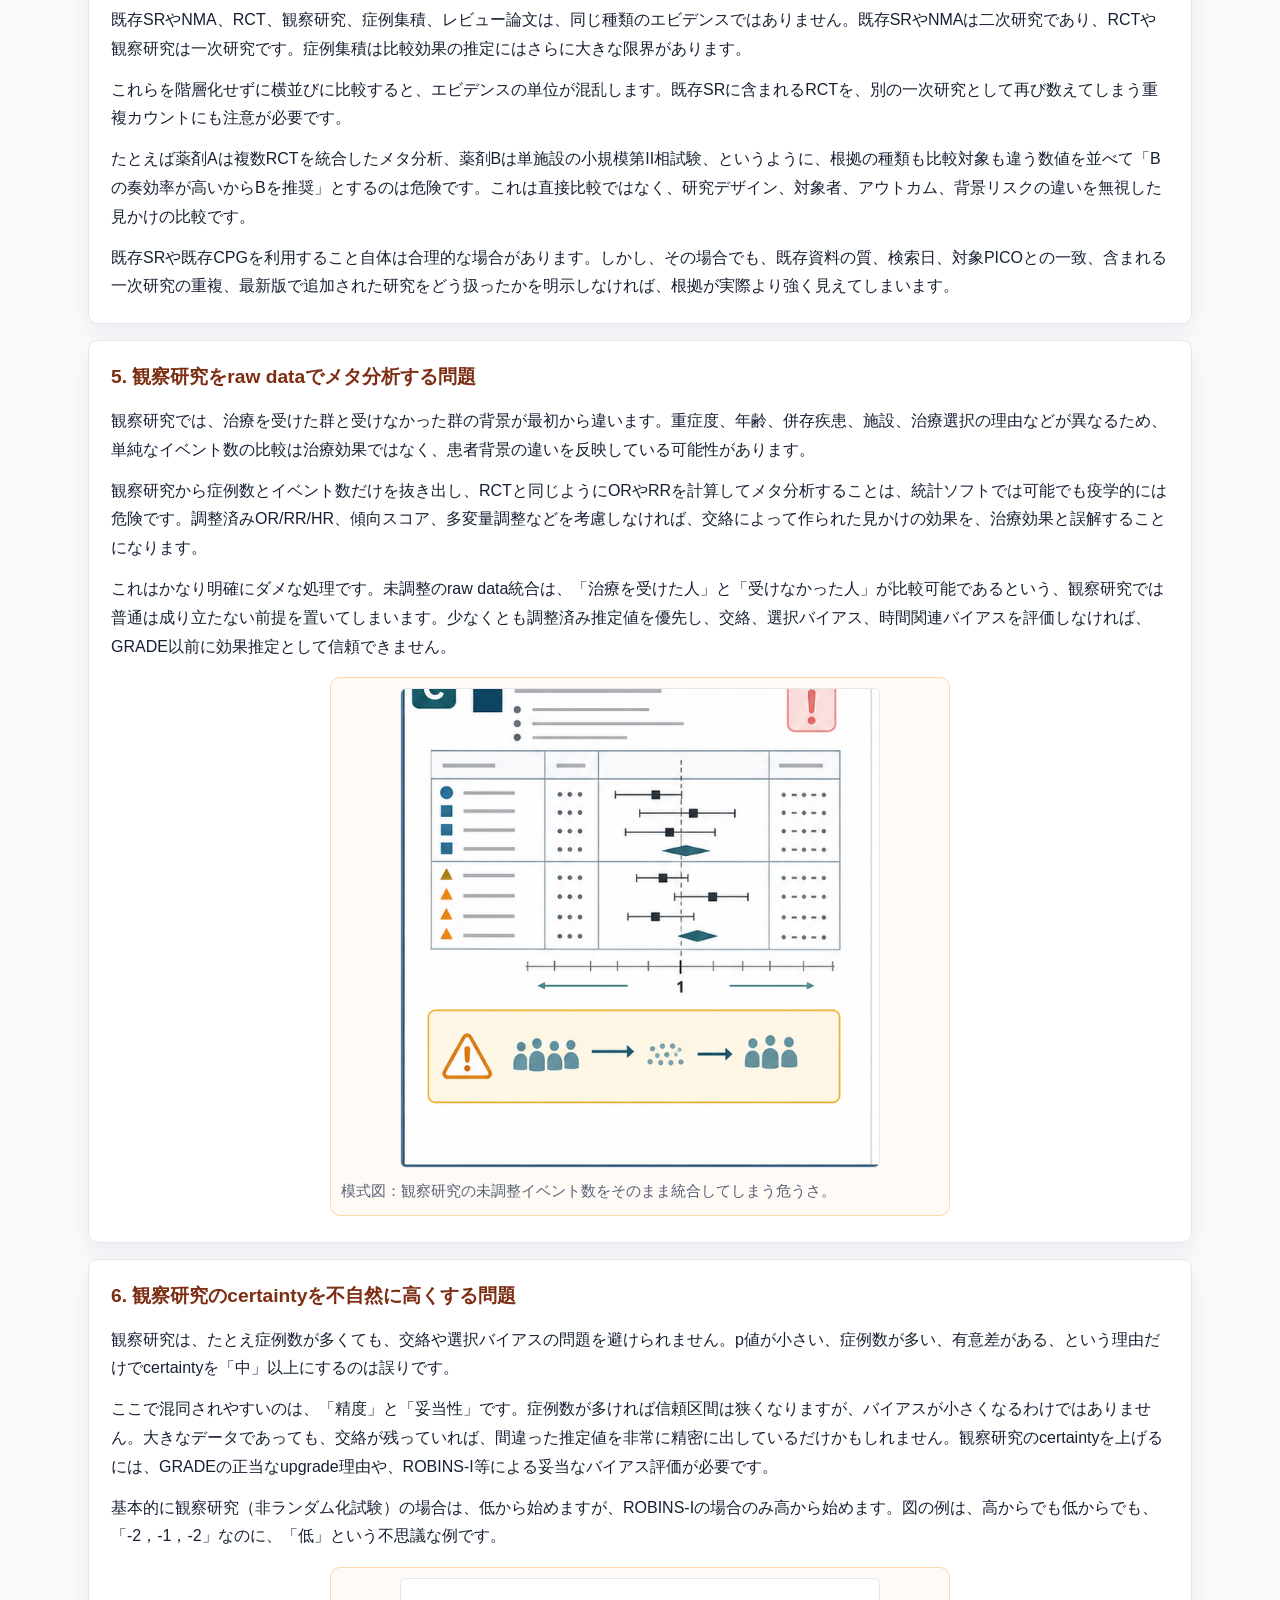
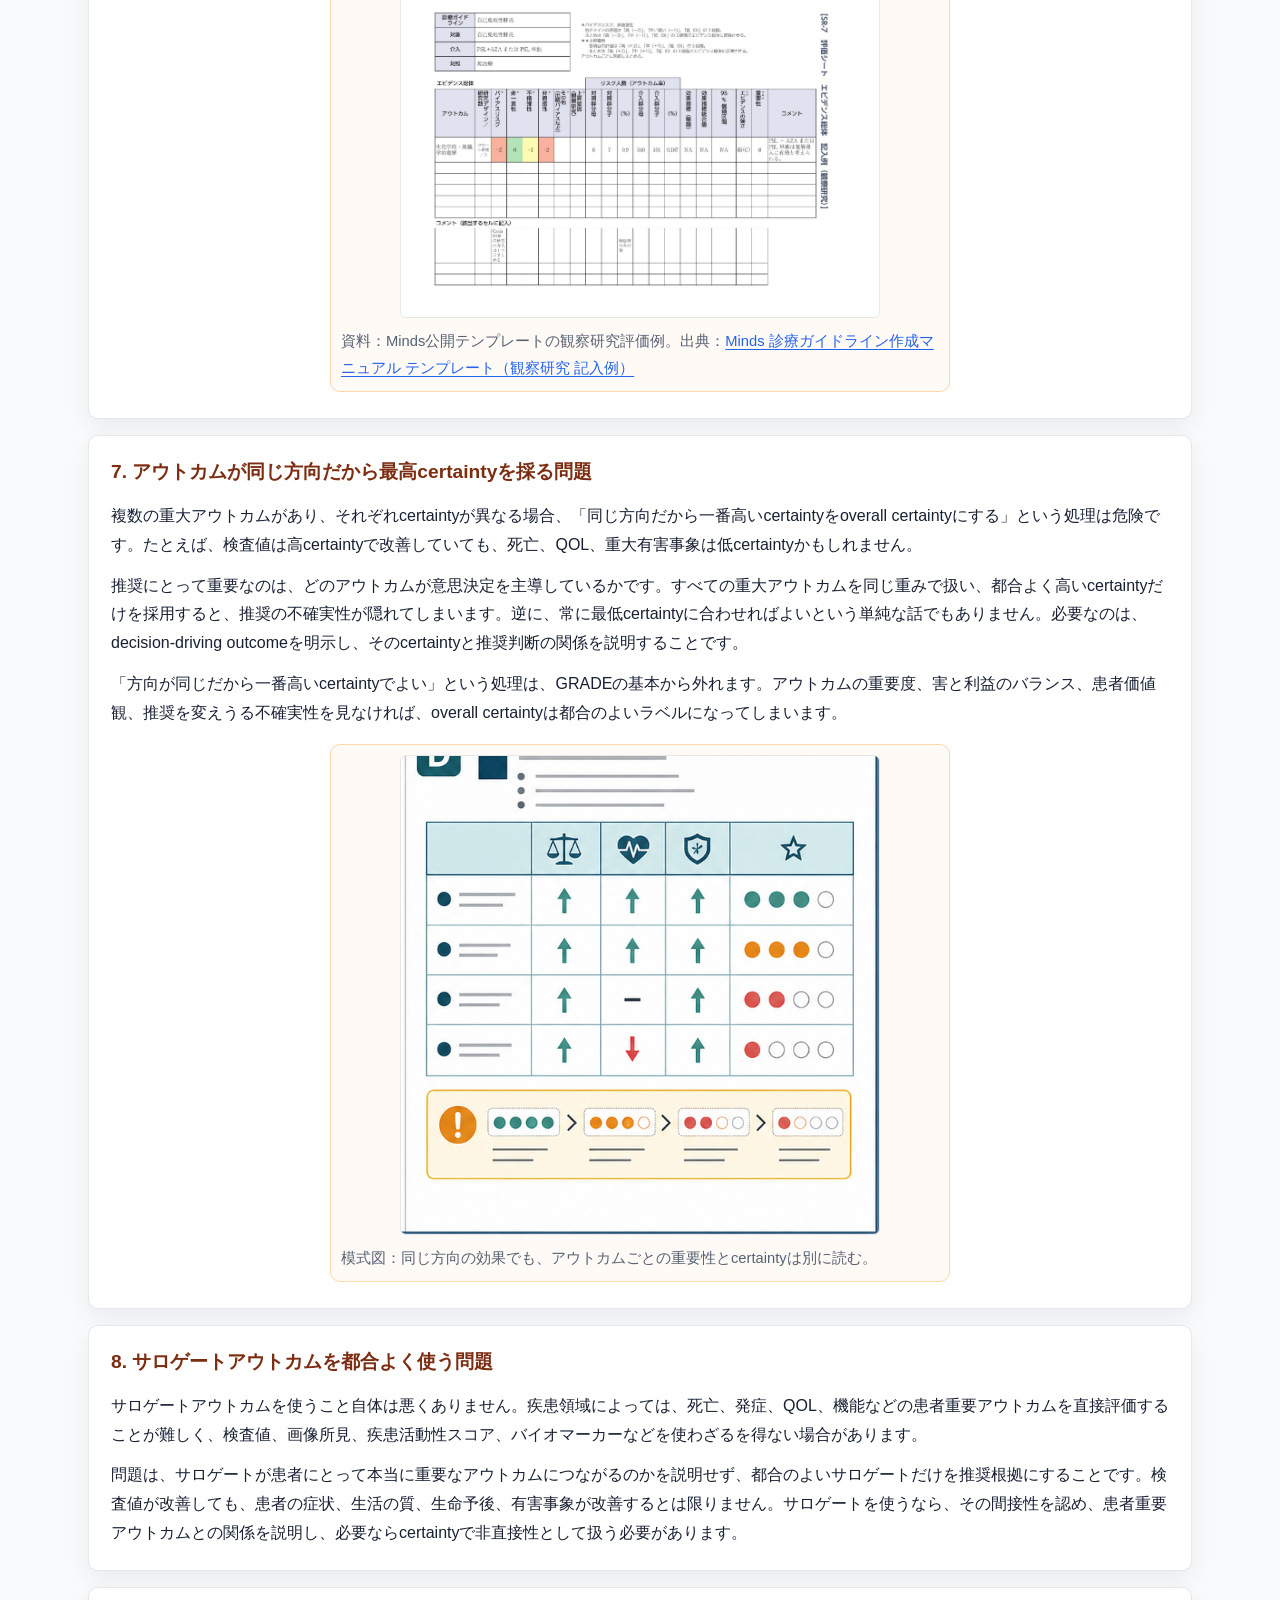
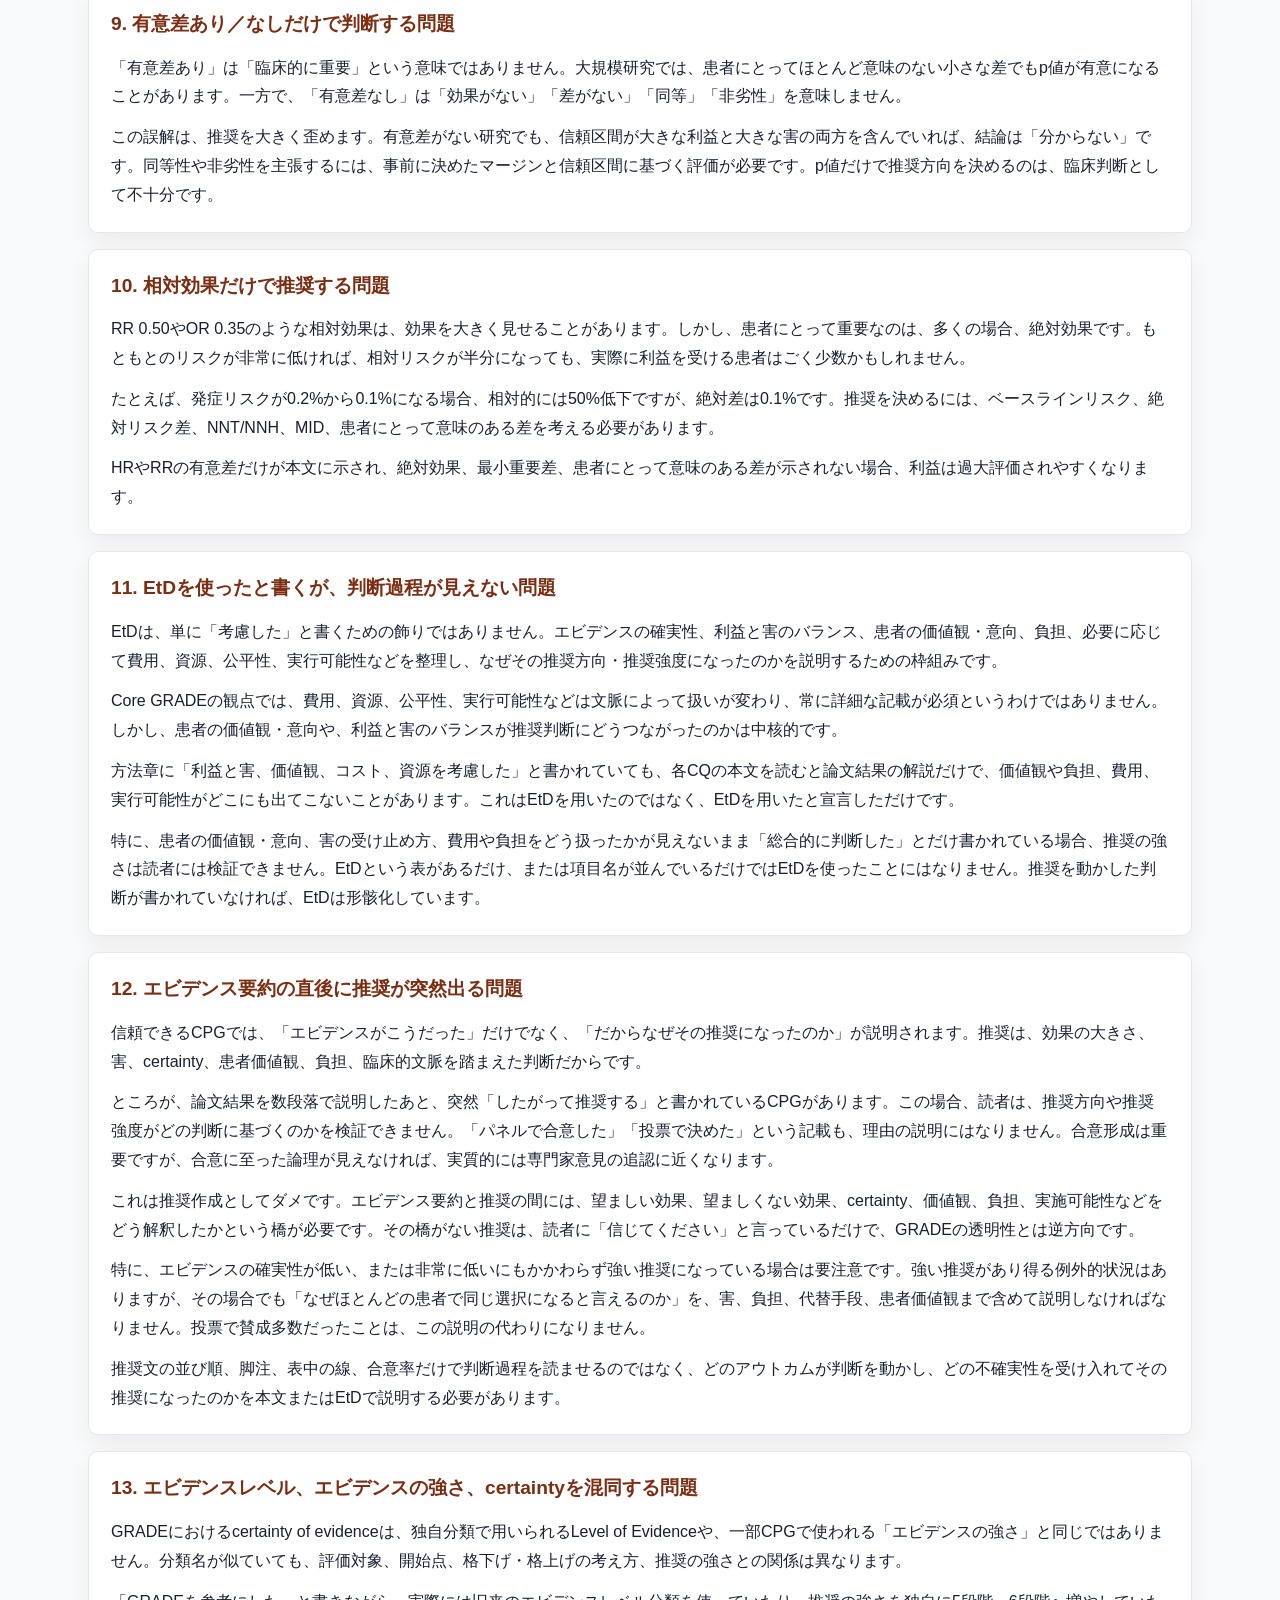
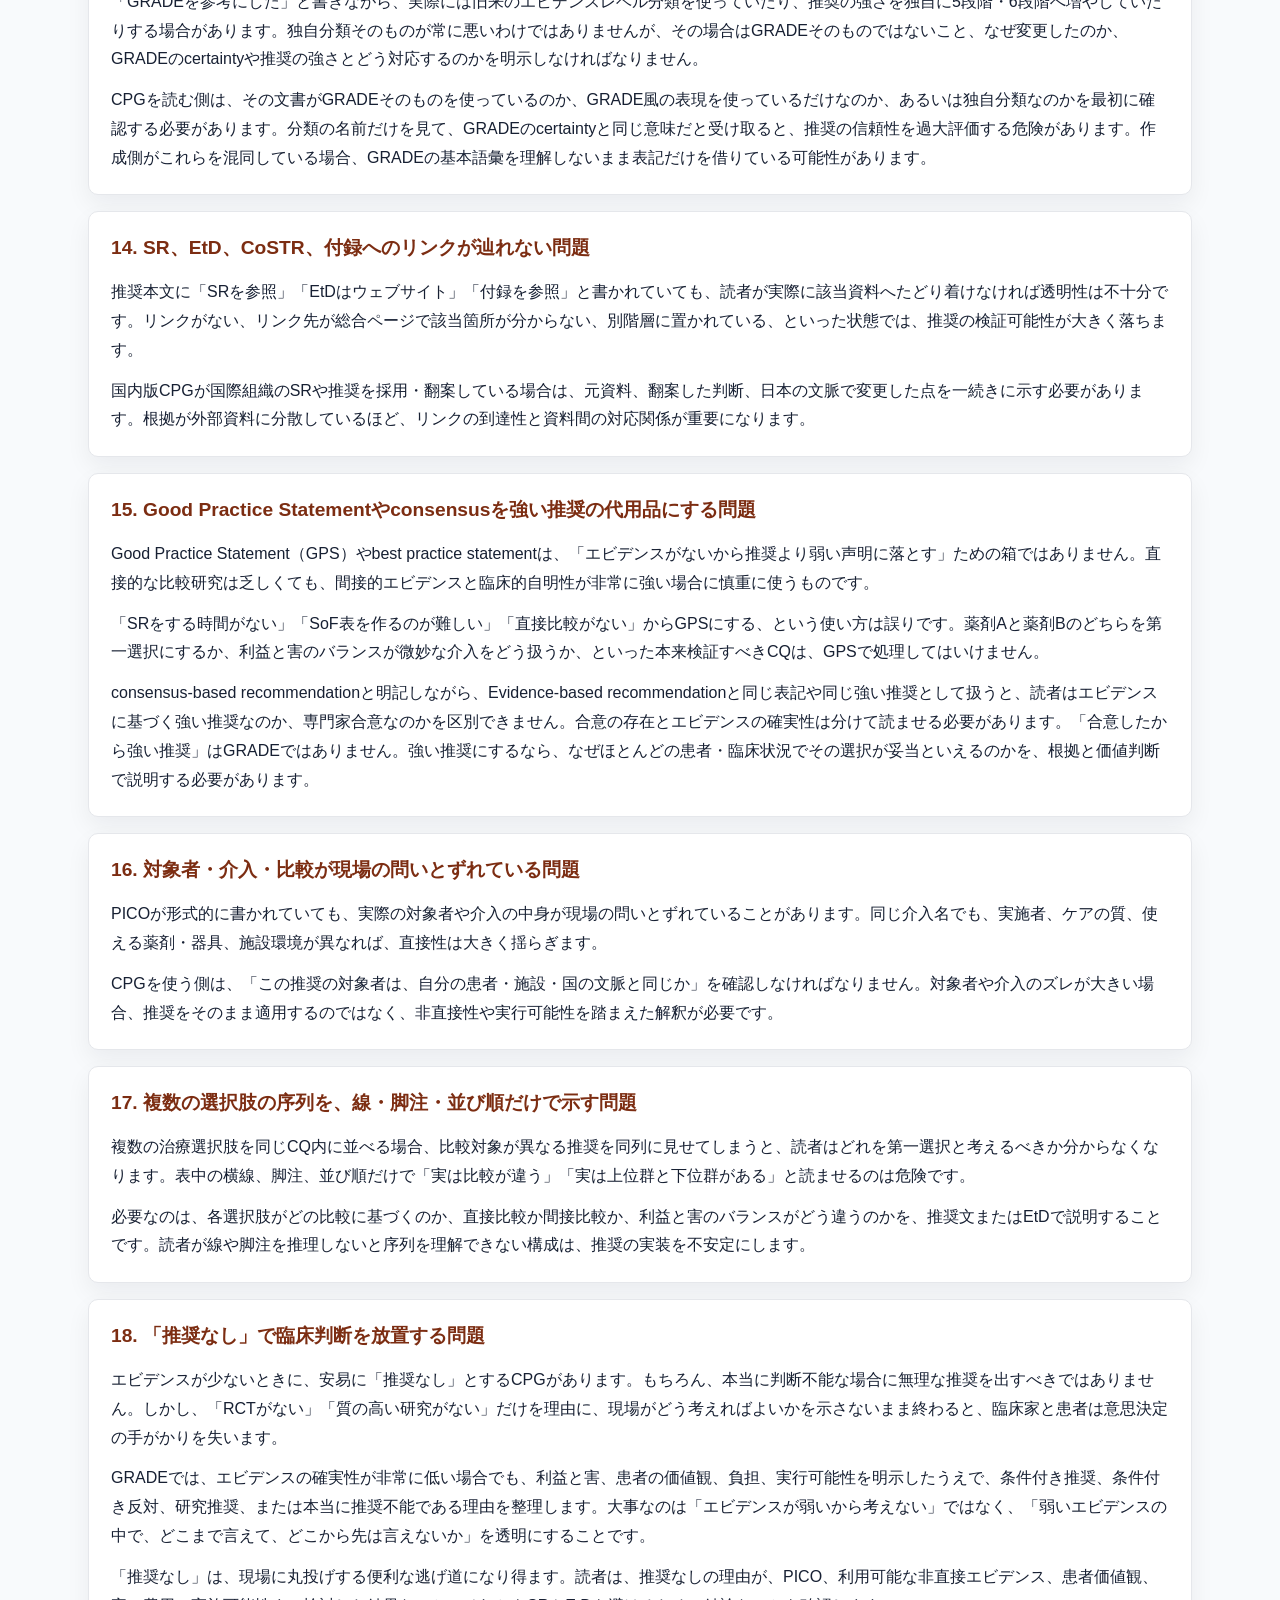
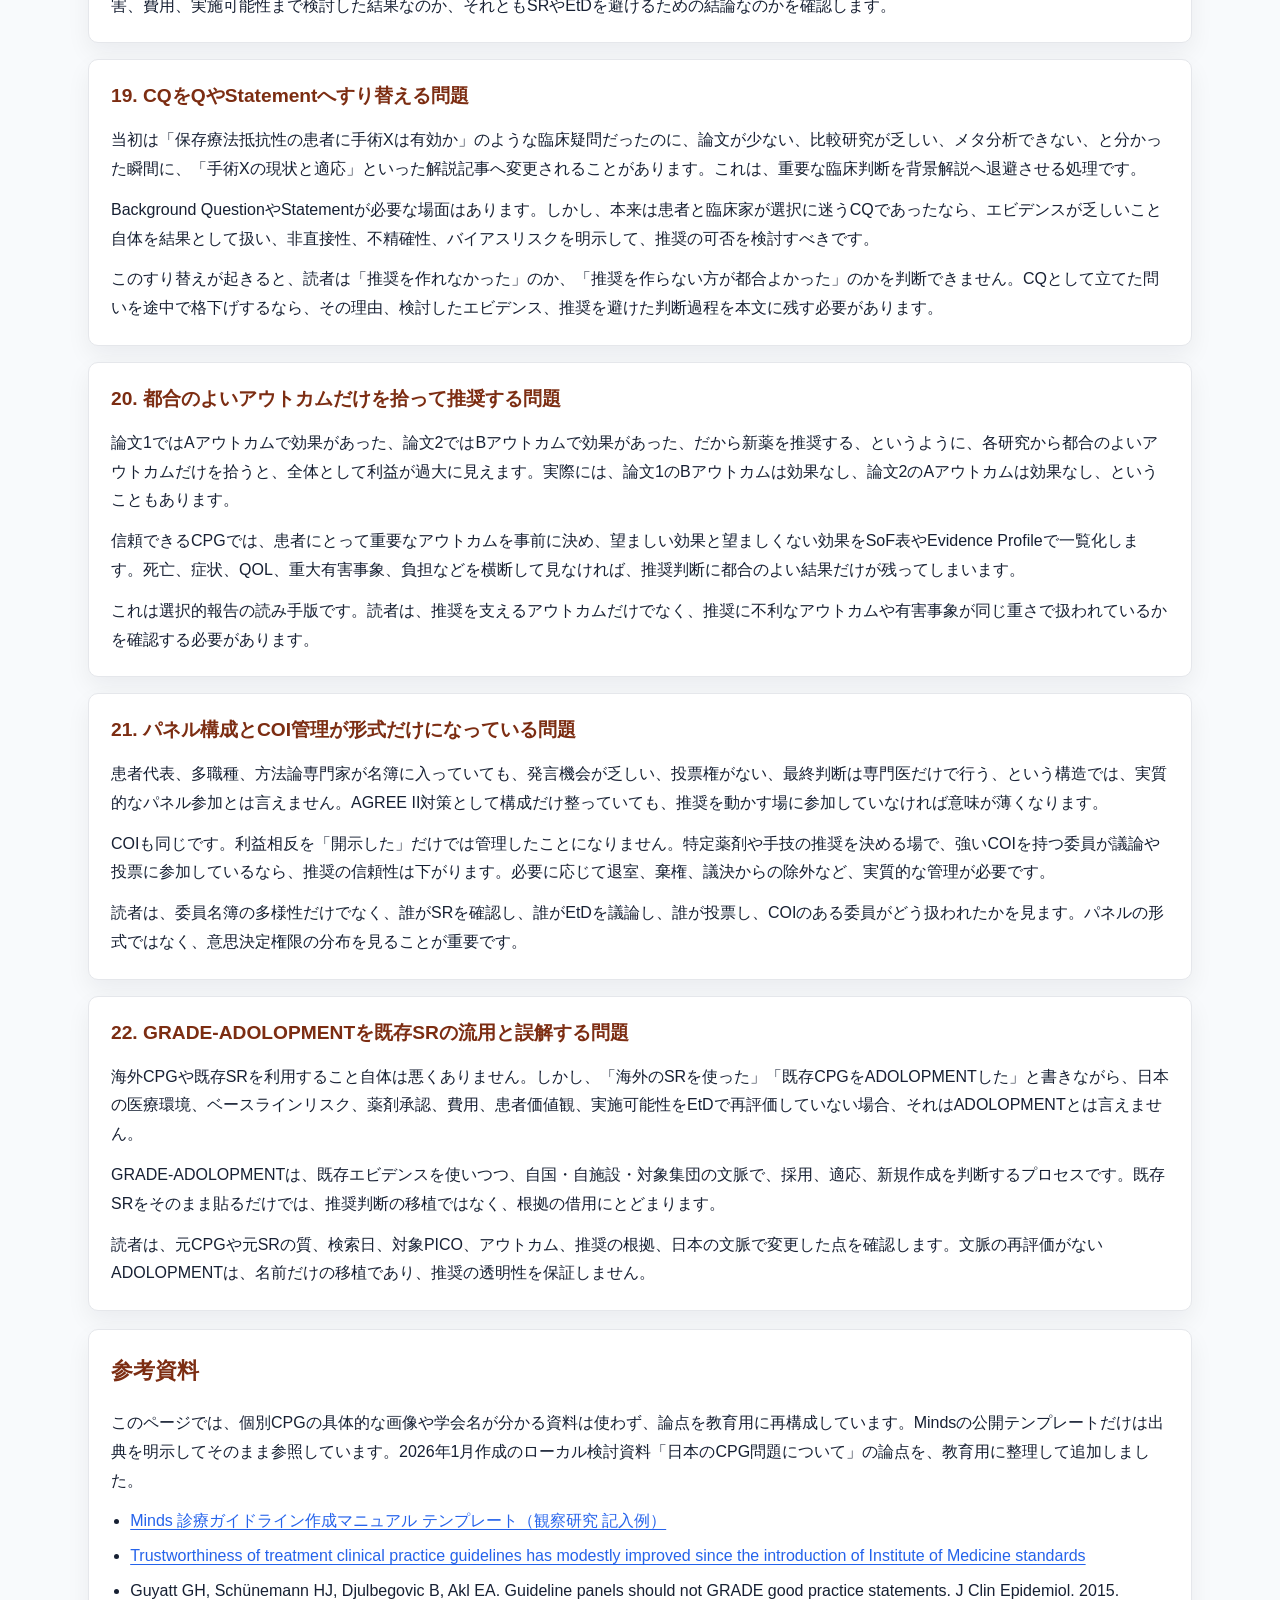
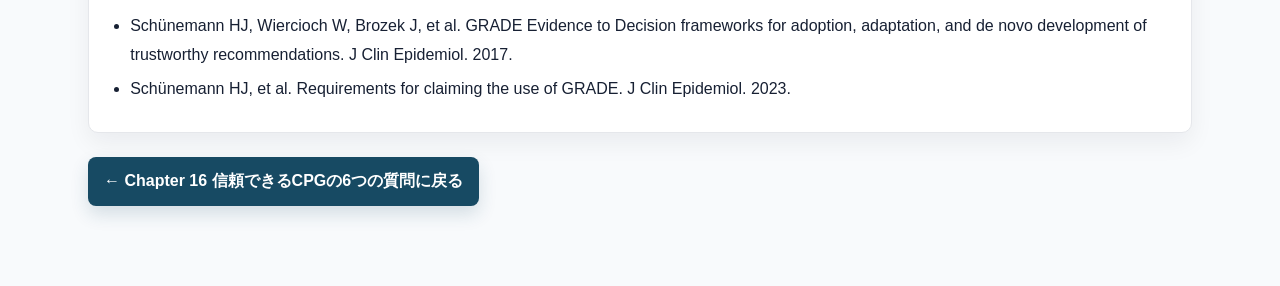
<file: japan-cpg-tohoho.html>
<!DOCTYPE html>
<html lang="ja">
<head>
  <meta charset="UTF-8">
  <meta name="viewport" content="width=device-width, initial-scale=1.0">
  <meta name="description" content="本邦CPGを読む際に、PICOから推奨までの根拠の鎖を追跡するための教育用論点集。">
  <meta name="theme-color" content="#123a5a">
  <meta property="og:title" content="本邦CPGトホホ集 | CPGSR Reader">
  <meta property="og:description" content="信頼できるCPGを読むための教育用論点集です。">
  <meta property="og:type" content="website">
  <link rel="canonical" href="https://mxe050.github.io/CPGSRuser/japan-cpg-tohoho.html">
  <title>本邦CPGトホホ集 | CPGSR Reader</title>
  <style>
    :root {
      --ink: #172033;
      --muted: #566274;
      --line: #e5e7eb;
      --panel: #ffffff;
      --soft: #f8fafc;
      --accent: #b45309;
      --accent-dark: #7c2d12;
      --accent-soft: #fff7ed;
      --blue-soft: #eff6ff;
    }

    * {
      box-sizing: border-box;
    }

    body {
      margin: 0;
      background: var(--soft);
      color: var(--ink);
      font-family: -apple-system, BlinkMacSystemFont, "Segoe UI", "Hiragino Sans", "Yu Gothic", Meiryo, sans-serif;
      line-height: 1.8;
    }

    a {
      color: #2563eb;
      text-decoration-thickness: 1px;
      text-underline-offset: 3px;
    }

    .page {
      max-width: 1120px;
      margin: 0 auto;
      padding: 28px 18px 64px;
    }

    .hero {
      border-radius: 14px;
      background: linear-gradient(135deg, #7c2d12, #c2410c 58%, #0f766e);
      color: #fff;
      padding: 30px;
      box-shadow: 0 16px 36px rgba(15, 23, 42, 0.18);
    }

    .hero .label {
      margin: 0 0 8px;
      color: #fed7aa;
      font-weight: 800;
      letter-spacing: 0;
    }

    .hero h1 {
      margin: 0 0 12px;
      color: #fff;
      font-size: clamp(1.9rem, 3vw, 3rem);
      line-height: 1.2;
      letter-spacing: 0;
    }

    .hero p {
      max-width: 900px;
      margin: 0;
      color: #fff7ed;
      font-size: 1.02rem;
    }

    .note,
    .section,
    .item {
      background: var(--panel);
      border: 1px solid var(--line);
      border-radius: 10px;
      box-shadow: 0 10px 24px rgba(15, 23, 42, 0.06);
    }

    .note {
      margin-top: 18px;
      padding: 18px 20px;
      border-left: 6px solid var(--accent);
    }

    .note strong {
      color: var(--accent-dark);
    }

    .section {
      margin-top: 18px;
      padding: 22px;
    }

    .section h2,
    .item h2 {
      margin-top: 0;
      color: var(--accent-dark);
      letter-spacing: 0;
    }

    .section h2 {
      font-size: 1.35rem;
    }

    .item h2 {
      font-size: 1.2rem;
      line-height: 1.45;
    }

    .item {
      margin-top: 16px;
      padding: 22px;
    }

    .item p,
    .section p,
    .note p {
      margin: 0 0 12px;
    }

    .item p:last-child,
    .section p:last-child,
    .note p:last-child {
      margin-bottom: 0;
    }

    .back-nav {
      display: flex;
      justify-content: flex-start;
      margin: 16px 0;
    }

    .back-nav.bottom {
      margin-top: 24px;
    }

    .back-button {
      display: inline-flex;
      align-items: center;
      gap: 0.45rem;
      padding: 10px 16px;
      border-radius: 8px;
      background: #174a63;
      color: #fff;
      font-weight: 800;
      text-decoration: none;
      box-shadow: 0 8px 18px rgba(23, 74, 99, 0.16);
    }

    .back-button:hover {
      background: #0f3a4f;
    }

    figure {
      max-width: 620px;
      margin: 16px auto 4px;
      border: 1px solid #fed7aa;
      border-radius: 10px;
      background: #fffaf5;
      padding: 10px;
    }

    figure img {
      display: block;
      width: 100%;
      max-width: 480px;
      height: auto;
      margin: 0 auto;
      border-radius: 6px;
      border: 1px solid #e5e7eb;
      background: #fff;
    }

    figcaption {
      margin-top: 10px;
      color: var(--muted);
      font-size: 0.92rem;
    }

    .source-list {
      margin: 8px 0 0;
      padding-left: 1.2rem;
    }

    .source-list li {
      margin: 6px 0;
    }

    @media (max-width: 720px) {
      .page {
        padding: 18px 12px 48px;
      }

      .hero,
      .section,
      .item {
        padding: 18px;
      }

      .hero h1 {
        font-size: 1.8rem;
      }
    }
  </style>
  <link rel="stylesheet" href="site-shell.css?v=1.0">
<link rel="stylesheet" href="reader-refresh.css?v=20260919">
<script src="reader-ui.js?v=20260919" defer></script>
</head>
<body>
  <a class="cpgsr-skip-link" href="#main-content">本文へ移動</a>
  <header class="cpgsr-global-header">
    <div class="cpgsr-header-inner">
      <div class="cpgsr-header-context">
        <a class="cpgsr-back-link" href="index.html#page-16">Ch16へ戻る</a>
        <nav class="cpgsr-breadcrumb" aria-label="パンくず"><a href="index.html#page-0">CPGSR Reader</a><span class="cpgsr-breadcrumb-separator" aria-hidden="true">›</span><span>Ch16</span><span class="cpgsr-breadcrumb-separator" aria-hidden="true">›</span><span class="cpgsr-current-title" aria-current="page">本邦CPGトホホ集</span></nav>
      </div>
      <a class="cpgsr-brand" href="index.html#page-0" aria-label="CPGSR Readerのホームへ"><span class="cpgsr-brand-strong">CPGSR</span> Reader</a>
    </div>
  </header>
  <main class="page" id="main-content">
    <section class="hero">
      <p class="label">教育用整理版</p>
      <h1>本邦CPGトホホ集</h1>
      <p>
        本邦における形式的GRADE/Mindsと実質的運用の乖離を、特定の学会・疾患・個別CPGを名指しせずに整理したページです。
        AGREE IIなどの形式評価が高く見えても、PICOからSR、SoF/Evidence Profile、EtD、推奨文までの根拠の鎖が追跡できなければ、GRADEに基づく科学的に妥当な推奨とは限りません。
        ここでは「Mindsに従った」「GRADEを用いた」「SRを行った」と書かれていても、推奨の根拠が十分に追跡できない場合に、読者がどこを見るべきかを解説します。
      </p>
    </section>



    <div class="note">
      <p><strong>重要：</strong>以下の22項目は、CPGを採点するrating基準ではありません。PICO、文献検索と選択、risk of bias評価、アウトカム別certainty、SoF/Evidence Profile、EtD、推奨方向・推奨強度までの判断の鎖が、読み手に追跡可能かを確認するための読み方リストです。</p>
      <p>Mindsの公開テンプレート例を除き、図はChatGPT Images 2.0で作成した教育用模式図であり、実在のCPG・学会資料の転載ではありません。ここに挙げる問題は単なる表現の粗さではなく、SR・GRADEの基本概念を理解しないまま形式だけを使っている可能性を示す危険信号です。限られた人員や時間の中で作成された「実務的な現実解」が、結果として科学的な厳密さとずれていないかを読むためのページです。</p>
    </div>

    <article class="item">
      <h2>1. Minds/GRADE/SRと書いてあるが、中身が伴っていない問題</h2>
      <p>「Mindsに準拠した」「GRADEを用いた」「システマティックレビューを行った」と書かれていても、それだけで信頼できる推奨とは言えません。重要なのは、PICO、文献選択、RoB評価、アウトカム別certainty、SoF/Evidence Profile、EtD、推奨方向・推奨強度までの流れが実際に追えるかです。</p>
      <p>これが追えない場合、方法論の名称だけが使われ、実際の判断は専門家の主観や慣習に依存している可能性があります。AGREE IIなどの形式的評価が整って見えても、GRADEに基づく科学的に妥当な推奨であることは別問題です。</p>
      <p>作成側に悪意がなくても、限られたリソースの中で「形だけは整える」方向へ流れることがあります。しかし、読者にとって必要なのは完成度の高い書式ではなく、判断の再現可能性です。形式的な透明性と、推奨の科学的な信頼性は分けて読みます。</p>
      <p>これは「書き方が少し不親切」という程度の問題ではありません。PICO、アウトカム、効果推定値、certainty、EtD、推奨文がつながっていないなら、SR・GRADEの基本的な考え方を理解せず、名称だけを貼っている可能性があります。その状態で強い推奨や断定的な推奨を出すのは不適切です。</p>
      <p>つまり、見た目の完成度と推奨の信頼性は同じではありません。読者は、方法章の宣言ではなく、推奨に至る根拠の鎖が本文・付録・公開資料で再現可能かを確認する必要があります。</p>
    </article>

    <article class="item">
      <h2>2. メタ分析やforest plotが見えないままcertaintyを決めている問題</h2>
      <p>メタ分析がないこと自体は欠陥ではありません。研究数が少ない、アウトカム定義が異なる、異質性が大きい、希少疾患であるなど、メタ分析を行わないことが妥当な場合はあります。</p>
      <p>問題は、メタ分析もforest plotもなく、各研究の効果推定値や95%信頼区間も十分に示されないまま、非一貫性・不精確性・overall certaintyが決められている場合です。この場合、どの情報に基づいて「非一貫性に問題なし」「不精確性で格下げ」などと判断したのかが分かりません。</p>
      <p>効果推定値を見せずにcertaintyだけを示すのは、GRADEの読み手に判断を検証させないやり方です。GRADE評価は結論ラベルを付ける作業ではなく、効果推定値と信頼区間、研究の限界、直接性、非一貫性、不精確性を読者が追えるようにする作業です。ここが抜けているなら、certainty評価としてはかなり弱く、場合によっては評価不能です。</p>
      <p>付録に詳細な解析結果やforest plotの記載があることもありますが、付録にあると書かれているのに付録自体へ到達できない、あるいは該当資料の存在が確認できない場合、certainty評価は読者にとって再現不能になります。過年度版にはSRレポートがあるのに最新版では公開されていない場合も、最新版の推奨が何を根拠に更新されたのかを追跡しにくくなります。</p>
      <figure>
        <img src="images/cpg-tohoho/evidence-without-forestplot.png" alt="エビデンス表と欠落したforest plot領域の模式図" loading="lazy">
        <figcaption>模式図：効果推定値やforest plotが見えないままcertaintyだけが示される状況。</figcaption>
      </figure>
    </article>

    <article class="item">
      <h2>3. SRではなく、文献集になっている問題</h2>
      <p>システマティックレビューとは、単に検索して見つかった論文を並べる作業ではありません。事前にPICOと適格基準を決め、研究を選択し、RoBを評価し、アウトカムごとにエビデンスを統合し、その結果を推奨判断に接続する作業です。</p>
      <p>ところが実際には、「検索した結果、いくつかの論文が見つかったので、それぞれを解説した」というだけのものがSRと呼ばれていることがあります。これはSRではなく文献集です。信じられないことですが、SRの作成方法を知らない、あるいはSRとナラティブレビューの違いを理解していないと思えるCPGも存在します。</p>
      <p>検索式だけは示されていても、除外基準、除外理由、採否の流れ、重複研究の扱い、アウトカム別の統合方法がなければ、読者は「なぜその数本が選ばれたのか」を確認できません。担当委員が解説に合う論文を3〜4本選んで並べただけなら、それはSRではありません。</p>
      <p>既存SRが複数ある場合も同じです。質の評価や検索日の確認をせず、自分たちの結論に合うSRだけを採用するのは、SRの利用ではなくつまみ食いです。既存SRを使うなら、AMSTAR 2などで方法の信頼性を見て、対象PICOや含まれる一次研究の重複まで確認する必要があります。</p>
      <p>文献集では、都合のよい論文が強調されたり、不都合な結果が弱く扱われたりしても、読者が検証しにくくなります。検索式、除外理由、RoB、アウトカム別統合が見えない場合、「SRを行った」という表現だけでは推奨の信頼性を支えられません。これは単に資料不足ではなく、推奨の土台そのものが不透明という重大な問題です。</p>
      <figure>
        <img src="images/cpg-tohoho/literature-list-not-sr.png" alt="論文カードの山と未完成のフロー図の模式図" loading="lazy">
        <figcaption>模式図：論文リストはあるが、検索・選択・除外理由・統合方法が追えない状況。</figcaption>
      </figure>
    </article>

    <article class="item">
      <h2>4. SR/NMA、RCT、観察研究、症例集積を同列に扱う問題</h2>
      <p>既存SRやNMA、RCT、観察研究、症例集積、レビュー論文は、同じ種類のエビデンスではありません。既存SRやNMAは二次研究であり、RCTや観察研究は一次研究です。症例集積は比較効果の推定にはさらに大きな限界があります。</p>
      <p>これらを階層化せずに横並びに比較すると、エビデンスの単位が混乱します。既存SRに含まれるRCTを、別の一次研究として再び数えてしまう重複カウントにも注意が必要です。</p>
      <p>たとえば薬剤Aは複数RCTを統合したメタ分析、薬剤Bは単施設の小規模第II相試験、というように、根拠の種類も比較対象も違う数値を並べて「Bの奏効率が高いからBを推奨」とするのは危険です。これは直接比較ではなく、研究デザイン、対象者、アウトカム、背景リスクの違いを無視した見かけの比較です。</p>
      <p>既存SRや既存CPGを利用すること自体は合理的な場合があります。しかし、その場合でも、既存資料の質、検索日、対象PICOとの一致、含まれる一次研究の重複、最新版で追加された研究をどう扱ったかを明示しなければ、根拠が実際より強く見えてしまいます。</p>
    </article>

    <article class="item">
      <h2>5. 観察研究をraw dataでメタ分析する問題</h2>
      <p>観察研究では、治療を受けた群と受けなかった群の背景が最初から違います。重症度、年齢、併存疾患、施設、治療選択の理由などが異なるため、単純なイベント数の比較は治療効果ではなく、患者背景の違いを反映している可能性があります。</p>
      <p>観察研究から症例数とイベント数だけを抜き出し、RCTと同じようにORやRRを計算してメタ分析することは、統計ソフトでは可能でも疫学的には危険です。調整済みOR/RR/HR、傾向スコア、多変量調整などを考慮しなければ、交絡によって作られた見かけの効果を、治療効果と誤解することになります。</p>
      <p>これはかなり明確にダメな処理です。未調整のraw data統合は、「治療を受けた人」と「受けなかった人」が比較可能であるという、観察研究では普通は成り立たない前提を置いてしまいます。少なくとも調整済み推定値を優先し、交絡、選択バイアス、時間関連バイアスを評価しなければ、GRADE以前に効果推定として信頼できません。</p>
      <figure>
        <img src="images/cpg-tohoho/observational-raw-meta.png" alt="観察研究メタ分析と交絡警告の模式図" loading="lazy">
        <figcaption>模式図：観察研究の未調整イベント数をそのまま統合してしまう危うさ。</figcaption>
      </figure>
    </article>

    <article class="item">
      <h2>6. 観察研究のcertaintyを不自然に高くする問題</h2>
      <p>観察研究は、たとえ症例数が多くても、交絡や選択バイアスの問題を避けられません。p値が小さい、症例数が多い、有意差がある、という理由だけでcertaintyを「中」以上にするのは誤りです。</p>
      <p>ここで混同されやすいのは、「精度」と「妥当性」です。症例数が多ければ信頼区間は狭くなりますが、バイアスが小さくなるわけではありません。大きなデータであっても、交絡が残っていれば、間違った推定値を非常に精密に出しているだけかもしれません。観察研究のcertaintyを上げるには、GRADEの正当なupgrade理由や、ROBINS-I等による妥当なバイアス評価が必要です。</p>
      <p>基本的に観察研究（非ランダム化試験）の場合は、低から始めますが、ROBINS-Iの場合のみ高から始めます。図の例は、高からでも低からでも、「-2，-1，-2」なのに、「低」という不思議な例です。</p>
      <figure>
        <img src="images/cpg-tohoho/minds-observation-certainty-90.jpg" alt="Mindsテンプレートの観察研究評価シート例を90度回転した図" loading="lazy">
        <figcaption>資料：Minds公開テンプレートの観察研究評価例。出典：<a href="https://minds.jcqhc.or.jp/docs/methods/cpg-development/minds-manual/template/chap4_SR_7_obs.pdf" target="_blank" rel="noopener">Minds 診療ガイドライン作成マニュアル テンプレート（観察研究 記入例）</a></figcaption>
      </figure>
    </article>

    <article class="item">
      <h2>7. アウトカムが同じ方向だから最高certaintyを採る問題</h2>
      <p>複数の重大アウトカムがあり、それぞれcertaintyが異なる場合、「同じ方向だから一番高いcertaintyをoverall certaintyにする」という処理は危険です。たとえば、検査値は高certaintyで改善していても、死亡、QOL、重大有害事象は低certaintyかもしれません。</p>
      <p>推奨にとって重要なのは、どのアウトカムが意思決定を主導しているかです。すべての重大アウトカムを同じ重みで扱い、都合よく高いcertaintyだけを採用すると、推奨の不確実性が隠れてしまいます。逆に、常に最低certaintyに合わせればよいという単純な話でもありません。必要なのは、decision-driving outcomeを明示し、そのcertaintyと推奨判断の関係を説明することです。</p>
      <p>「方向が同じだから一番高いcertaintyでよい」という処理は、GRADEの基本から外れます。アウトカムの重要度、害と利益のバランス、患者価値観、推奨を変えうる不確実性を見なければ、overall certaintyは都合のよいラベルになってしまいます。</p>
      <figure>
        <img src="images/cpg-tohoho/same-direction-different-certainty.png" alt="アウトカム表で方向は同じだがcertaintyが異なる模式図" loading="lazy">
        <figcaption>模式図：同じ方向の効果でも、アウトカムごとの重要性とcertaintyは別に読む。</figcaption>
      </figure>
    </article>

    <article class="item">
      <h2>8. サロゲートアウトカムを都合よく使う問題</h2>
      <p>サロゲートアウトカムを使うこと自体は悪くありません。疾患領域によっては、死亡、発症、QOL、機能などの患者重要アウトカムを直接評価することが難しく、検査値、画像所見、疾患活動性スコア、バイオマーカーなどを使わざるを得ない場合があります。</p>
      <p>問題は、サロゲートが患者にとって本当に重要なアウトカムにつながるのかを説明せず、都合のよいサロゲートだけを推奨根拠にすることです。検査値が改善しても、患者の症状、生活の質、生命予後、有害事象が改善するとは限りません。サロゲートを使うなら、その間接性を認め、患者重要アウトカムとの関係を説明し、必要ならcertaintyで非直接性として扱う必要があります。</p>
    </article>

    <article class="item">
      <h2>9. 有意差あり／なしだけで判断する問題</h2>
      <p>「有意差あり」は「臨床的に重要」という意味ではありません。大規模研究では、患者にとってほとんど意味のない小さな差でもp値が有意になることがあります。一方で、「有意差なし」は「効果がない」「差がない」「同等」「非劣性」を意味しません。</p>
      <p>この誤解は、推奨を大きく歪めます。有意差がない研究でも、信頼区間が大きな利益と大きな害の両方を含んでいれば、結論は「分からない」です。同等性や非劣性を主張するには、事前に決めたマージンと信頼区間に基づく評価が必要です。p値だけで推奨方向を決めるのは、臨床判断として不十分です。</p>
    </article>

    <article class="item">
      <h2>10. 相対効果だけで推奨する問題</h2>
      <p>RR 0.50やOR 0.35のような相対効果は、効果を大きく見せることがあります。しかし、患者にとって重要なのは、多くの場合、絶対効果です。もともとのリスクが非常に低ければ、相対リスクが半分になっても、実際に利益を受ける患者はごく少数かもしれません。</p>
      <p>たとえば、発症リスクが0.2%から0.1%になる場合、相対的には50%低下ですが、絶対差は0.1%です。推奨を決めるには、ベースラインリスク、絶対リスク差、NNT/NNH、MID、患者にとって意味のある差を考える必要があります。</p>
      <p>HRやRRの有意差だけが本文に示され、絶対効果、最小重要差、患者にとって意味のある差が示されない場合、利益は過大評価されやすくなります。</p>
    </article>

    <article class="item">
      <h2>11. EtDを使ったと書くが、判断過程が見えない問題</h2>
      <p>EtDは、単に「考慮した」と書くための飾りではありません。エビデンスの確実性、利益と害のバランス、患者の価値観・意向、負担、必要に応じて費用、資源、公平性、実行可能性などを整理し、なぜその推奨方向・推奨強度になったのかを説明するための枠組みです。</p>
      <p>Core GRADEの観点では、費用、資源、公平性、実行可能性などは文脈によって扱いが変わり、常に詳細な記載が必須というわけではありません。しかし、患者の価値観・意向や、利益と害のバランスが推奨判断にどうつながったのかは中核的です。</p>
      <p>方法章に「利益と害、価値観、コスト、資源を考慮した」と書かれていても、各CQの本文を読むと論文結果の解説だけで、価値観や負担、費用、実行可能性がどこにも出てこないことがあります。これはEtDを用いたのではなく、EtDを用いたと宣言しただけです。</p>
      <p>特に、患者の価値観・意向、害の受け止め方、費用や負担をどう扱ったかが見えないまま「総合的に判断した」とだけ書かれている場合、推奨の強さは読者には検証できません。EtDという表があるだけ、または項目名が並んでいるだけではEtDを使ったことにはなりません。推奨を動かした判断が書かれていなければ、EtDは形骸化しています。</p>
    </article>

    <article class="item">
      <h2>12. エビデンス要約の直後に推奨が突然出る問題</h2>
      <p>信頼できるCPGでは、「エビデンスがこうだった」だけでなく、「だからなぜその推奨になったのか」が説明されます。推奨は、効果の大きさ、害、certainty、患者価値観、負担、臨床的文脈を踏まえた判断だからです。</p>
      <p>ところが、論文結果を数段落で説明したあと、突然「したがって推奨する」と書かれているCPGがあります。この場合、読者は、推奨方向や推奨強度がどの判断に基づくのかを検証できません。「パネルで合意した」「投票で決めた」という記載も、理由の説明にはなりません。合意形成は重要ですが、合意に至った論理が見えなければ、実質的には専門家意見の追認に近くなります。</p>
      <p>これは推奨作成としてダメです。エビデンス要約と推奨の間には、望ましい効果、望ましくない効果、certainty、価値観、負担、実施可能性などをどう解釈したかという橋が必要です。その橋がない推奨は、読者に「信じてください」と言っているだけで、GRADEの透明性とは逆方向です。</p>
      <p>特に、エビデンスの確実性が低い、または非常に低いにもかかわらず強い推奨になっている場合は要注意です。強い推奨があり得る例外的状況はありますが、その場合でも「なぜほとんどの患者で同じ選択になると言えるのか」を、害、負担、代替手段、患者価値観まで含めて説明しなければなりません。投票で賛成多数だったことは、この説明の代わりになりません。</p>
      <p>推奨文の並び順、脚注、表中の線、合意率だけで判断過程を読ませるのではなく、どのアウトカムが判断を動かし、どの不確実性を受け入れてその推奨になったのかを本文またはEtDで説明する必要があります。</p>
    </article>

    <article class="item">
      <h2>13. エビデンスレベル、エビデンスの強さ、certaintyを混同する問題</h2>
      <p>GRADEにおけるcertainty of evidenceは、独自分類で用いられるLevel of Evidenceや、一部CPGで使われる「エビデンスの強さ」と同じではありません。分類名が似ていても、評価対象、開始点、格下げ・格上げの考え方、推奨の強さとの関係は異なります。</p>
      <p>「GRADEを参考にした」と書きながら、実際には旧来のエビデンスレベル分類を使っていたり、推奨の強さを独自に5段階・6段階へ増やしていたりする場合があります。独自分類そのものが常に悪いわけではありませんが、その場合はGRADEそのものではないこと、なぜ変更したのか、GRADEのcertaintyや推奨の強さとどう対応するのかを明示しなければなりません。</p>
      <p>CPGを読む側は、その文書がGRADEそのものを使っているのか、GRADE風の表現を使っているだけなのか、あるいは独自分類なのかを最初に確認する必要があります。分類の名前だけを見て、GRADEのcertaintyと同じ意味だと受け取ると、推奨の信頼性を過大評価する危険があります。作成側がこれらを混同している場合、GRADEの基本語彙を理解しないまま表記だけを借りている可能性があります。</p>
    </article>

    <article class="item">
      <h2>14. SR、EtD、CoSTR、付録へのリンクが辿れない問題</h2>
      <p>推奨本文に「SRを参照」「EtDはウェブサイト」「付録を参照」と書かれていても、読者が実際に該当資料へたどり着けなければ透明性は不十分です。リンクがない、リンク先が総合ページで該当箇所が分からない、別階層に置かれている、といった状態では、推奨の検証可能性が大きく落ちます。</p>
      <p>国内版CPGが国際組織のSRや推奨を採用・翻案している場合は、元資料、翻案した判断、日本の文脈で変更した点を一続きに示す必要があります。根拠が外部資料に分散しているほど、リンクの到達性と資料間の対応関係が重要になります。</p>
    </article>

    <article class="item">
      <h2>15. Good Practice Statementやconsensusを強い推奨の代用品にする問題</h2>
      <p>Good Practice Statement（GPS）やbest practice statementは、「エビデンスがないから推奨より弱い声明に落とす」ための箱ではありません。直接的な比較研究は乏しくても、間接的エビデンスと臨床的自明性が非常に強い場合に慎重に使うものです。</p>
      <p>「SRをする時間がない」「SoF表を作るのが難しい」「直接比較がない」からGPSにする、という使い方は誤りです。薬剤Aと薬剤Bのどちらを第一選択にするか、利益と害のバランスが微妙な介入をどう扱うか、といった本来検証すべきCQは、GPSで処理してはいけません。</p>
      <p>consensus-based recommendationと明記しながら、Evidence-based recommendationと同じ表記や同じ強い推奨として扱うと、読者はエビデンスに基づく強い推奨なのか、専門家合意なのかを区別できません。合意の存在とエビデンスの確実性は分けて読ませる必要があります。「合意したから強い推奨」はGRADEではありません。強い推奨にするなら、なぜほとんどの患者・臨床状況でその選択が妥当といえるのかを、根拠と価値判断で説明する必要があります。</p>
    </article>

    <article class="item">
      <h2>16. 対象者・介入・比較が現場の問いとずれている問題</h2>
      <p>PICOが形式的に書かれていても、実際の対象者や介入の中身が現場の問いとずれていることがあります。同じ介入名でも、実施者、ケアの質、使える薬剤・器具、施設環境が異なれば、直接性は大きく揺らぎます。</p>
      <p>CPGを使う側は、「この推奨の対象者は、自分の患者・施設・国の文脈と同じか」を確認しなければなりません。対象者や介入のズレが大きい場合、推奨をそのまま適用するのではなく、非直接性や実行可能性を踏まえた解釈が必要です。</p>
    </article>

    <article class="item">
      <h2>17. 複数の選択肢の序列を、線・脚注・並び順だけで示す問題</h2>
      <p>複数の治療選択肢を同じCQ内に並べる場合、比較対象が異なる推奨を同列に見せてしまうと、読者はどれを第一選択と考えるべきか分からなくなります。表中の横線、脚注、並び順だけで「実は比較が違う」「実は上位群と下位群がある」と読ませるのは危険です。</p>
      <p>必要なのは、各選択肢がどの比較に基づくのか、直接比較か間接比較か、利益と害のバランスがどう違うのかを、推奨文またはEtDで説明することです。読者が線や脚注を推理しないと序列を理解できない構成は、推奨の実装を不安定にします。</p>
    </article>

    <article class="item">
      <h2>18. 「推奨なし」で臨床判断を放置する問題</h2>
      <p>エビデンスが少ないときに、安易に「推奨なし」とするCPGがあります。もちろん、本当に判断不能な場合に無理な推奨を出すべきではありません。しかし、「RCTがない」「質の高い研究がない」だけを理由に、現場がどう考えればよいかを示さないまま終わると、臨床家と患者は意思決定の手がかりを失います。</p>
      <p>GRADEでは、エビデンスの確実性が非常に低い場合でも、利益と害、患者の価値観、負担、実行可能性を明示したうえで、条件付き推奨、条件付き反対、研究推奨、または本当に推奨不能である理由を整理します。大事なのは「エビデンスが弱いから考えない」ではなく、「弱いエビデンスの中で、どこまで言えて、どこから先は言えないか」を透明にすることです。</p>
      <p>「推奨なし」は、現場に丸投げする便利な逃げ道になり得ます。読者は、推奨なしの理由が、PICO、利用可能な非直接エビデンス、患者価値観、害、費用、実施可能性まで検討した結果なのか、それともSRやEtDを避けるための結論なのかを確認します。</p>
    </article>

    <article class="item">
      <h2>19. CQをQやStatementへすり替える問題</h2>
      <p>当初は「保存療法抵抗性の患者に手術Xは有効か」のような臨床疑問だったのに、論文が少ない、比較研究が乏しい、メタ分析できない、と分かった瞬間に、「手術Xの現状と適応」といった解説記事へ変更されることがあります。これは、重要な臨床判断を背景解説へ退避させる処理です。</p>
      <p>Background QuestionやStatementが必要な場面はあります。しかし、本来は患者と臨床家が選択に迷うCQであったなら、エビデンスが乏しいこと自体を結果として扱い、非直接性、不精確性、バイアスリスクを明示して、推奨の可否を検討すべきです。</p>
      <p>このすり替えが起きると、読者は「推奨を作れなかった」のか、「推奨を作らない方が都合よかった」のかを判断できません。CQとして立てた問いを途中で格下げするなら、その理由、検討したエビデンス、推奨を避けた判断過程を本文に残す必要があります。</p>
    </article>

    <article class="item">
      <h2>20. 都合のよいアウトカムだけを拾って推奨する問題</h2>
      <p>論文1ではAアウトカムで効果があった、論文2ではBアウトカムで効果があった、だから新薬を推奨する、というように、各研究から都合のよいアウトカムだけを拾うと、全体として利益が過大に見えます。実際には、論文1のBアウトカムは効果なし、論文2のAアウトカムは効果なし、ということもあります。</p>
      <p>信頼できるCPGでは、患者にとって重要なアウトカムを事前に決め、望ましい効果と望ましくない効果をSoF表やEvidence Profileで一覧化します。死亡、症状、QOL、重大有害事象、負担などを横断して見なければ、推奨判断に都合のよい結果だけが残ってしまいます。</p>
      <p>これは選択的報告の読み手版です。読者は、推奨を支えるアウトカムだけでなく、推奨に不利なアウトカムや有害事象が同じ重さで扱われているかを確認する必要があります。</p>
    </article>

    <article class="item">
      <h2>21. パネル構成とCOI管理が形式だけになっている問題</h2>
      <p>患者代表、多職種、方法論専門家が名簿に入っていても、発言機会が乏しい、投票権がない、最終判断は専門医だけで行う、という構造では、実質的なパネル参加とは言えません。AGREE II対策として構成だけ整っていても、推奨を動かす場に参加していなければ意味が薄くなります。</p>
      <p>COIも同じです。利益相反を「開示した」だけでは管理したことになりません。特定薬剤や手技の推奨を決める場で、強いCOIを持つ委員が議論や投票に参加しているなら、推奨の信頼性は下がります。必要に応じて退室、棄権、議決からの除外など、実質的な管理が必要です。</p>
      <p>読者は、委員名簿の多様性だけでなく、誰がSRを確認し、誰がEtDを議論し、誰が投票し、COIのある委員がどう扱われたかを見ます。パネルの形式ではなく、意思決定権限の分布を見ることが重要です。</p>
    </article>

    <article class="item">
      <h2>22. GRADE-ADOLOPMENTを既存SRの流用と誤解する問題</h2>
      <p>海外CPGや既存SRを利用すること自体は悪くありません。しかし、「海外のSRを使った」「既存CPGをADOLOPMENTした」と書きながら、日本の医療環境、ベースラインリスク、薬剤承認、費用、患者価値観、実施可能性をEtDで再評価していない場合、それはADOLOPMENTとは言えません。</p>
      <p>GRADE-ADOLOPMENTは、既存エビデンスを使いつつ、自国・自施設・対象集団の文脈で、採用、適応、新規作成を判断するプロセスです。既存SRをそのまま貼るだけでは、推奨判断の移植ではなく、根拠の借用にとどまります。</p>
      <p>読者は、元CPGや元SRの質、検索日、対象PICO、アウトカム、推奨の根拠、日本の文脈で変更した点を確認します。文脈の再評価がないADOLOPMENTは、名前だけの移植であり、推奨の透明性を保証しません。</p>
    </article>

    <section class="section">
      <h2>参考資料</h2>
      <p>このページでは、個別CPGの具体的な画像や学会名が分かる資料は使わず、論点を教育用に再構成しています。Mindsの公開テンプレートだけは出典を明示してそのまま参照しています。2026年1月作成のローカル検討資料「日本のCPG問題について」の論点を、教育用に整理して追加しました。</p>
      <ul class="source-list">
        <li><a href="https://minds.jcqhc.or.jp/docs/methods/cpg-development/minds-manual/template/chap4_SR_7_obs.pdf" target="_blank" rel="noopener">Minds 診療ガイドライン作成マニュアル テンプレート（観察研究 記入例）</a></li>
        <li><a href="https://www.jclinepi.com/article/S0895-4356(25)00295-1/fulltext" target="_blank" rel="noopener">Trustworthiness of treatment clinical practice guidelines has modestly improved since the introduction of Institute of Medicine standards</a></li>
        <li>Guyatt GH, Schünemann HJ, Djulbegovic B, Akl EA. Guideline panels should not GRADE good practice statements. J Clin Epidemiol. 2015.</li>
        <li>Schünemann HJ, Wiercioch W, Brozek J, et al. GRADE Evidence to Decision frameworks for adoption, adaptation, and de novo development of trustworthy recommendations. J Clin Epidemiol. 2017.</li>
        <li>Schünemann HJ, et al. Requirements for claiming the use of GRADE. J Clin Epidemiol. 2023.</li>
      </ul>
    </section>

    <nav class="back-nav bottom" aria-label="元のページへ戻る">
      <a class="back-button" href="index.html#page-16">← Chapter 16 信頼できるCPGの6つの質問に戻る</a>
    </nav>
  </main>
</body>
</html>
</file>
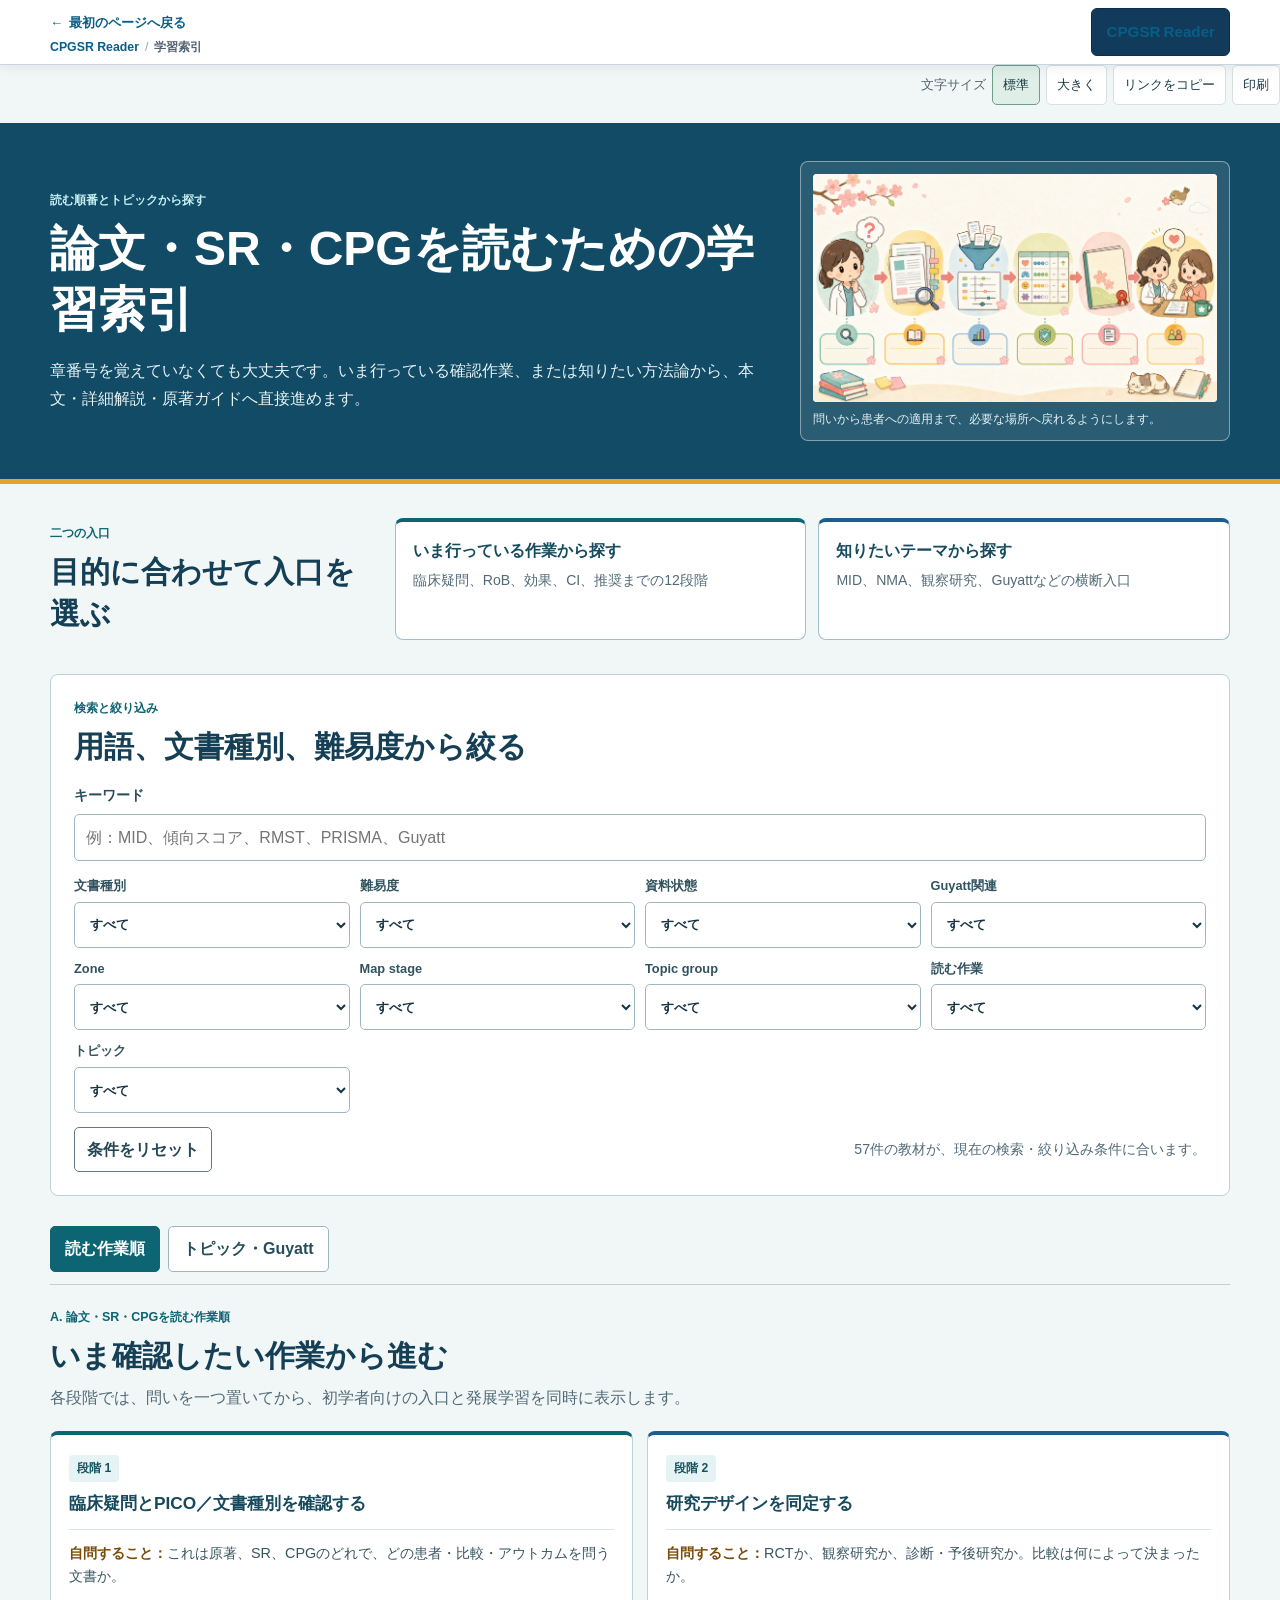
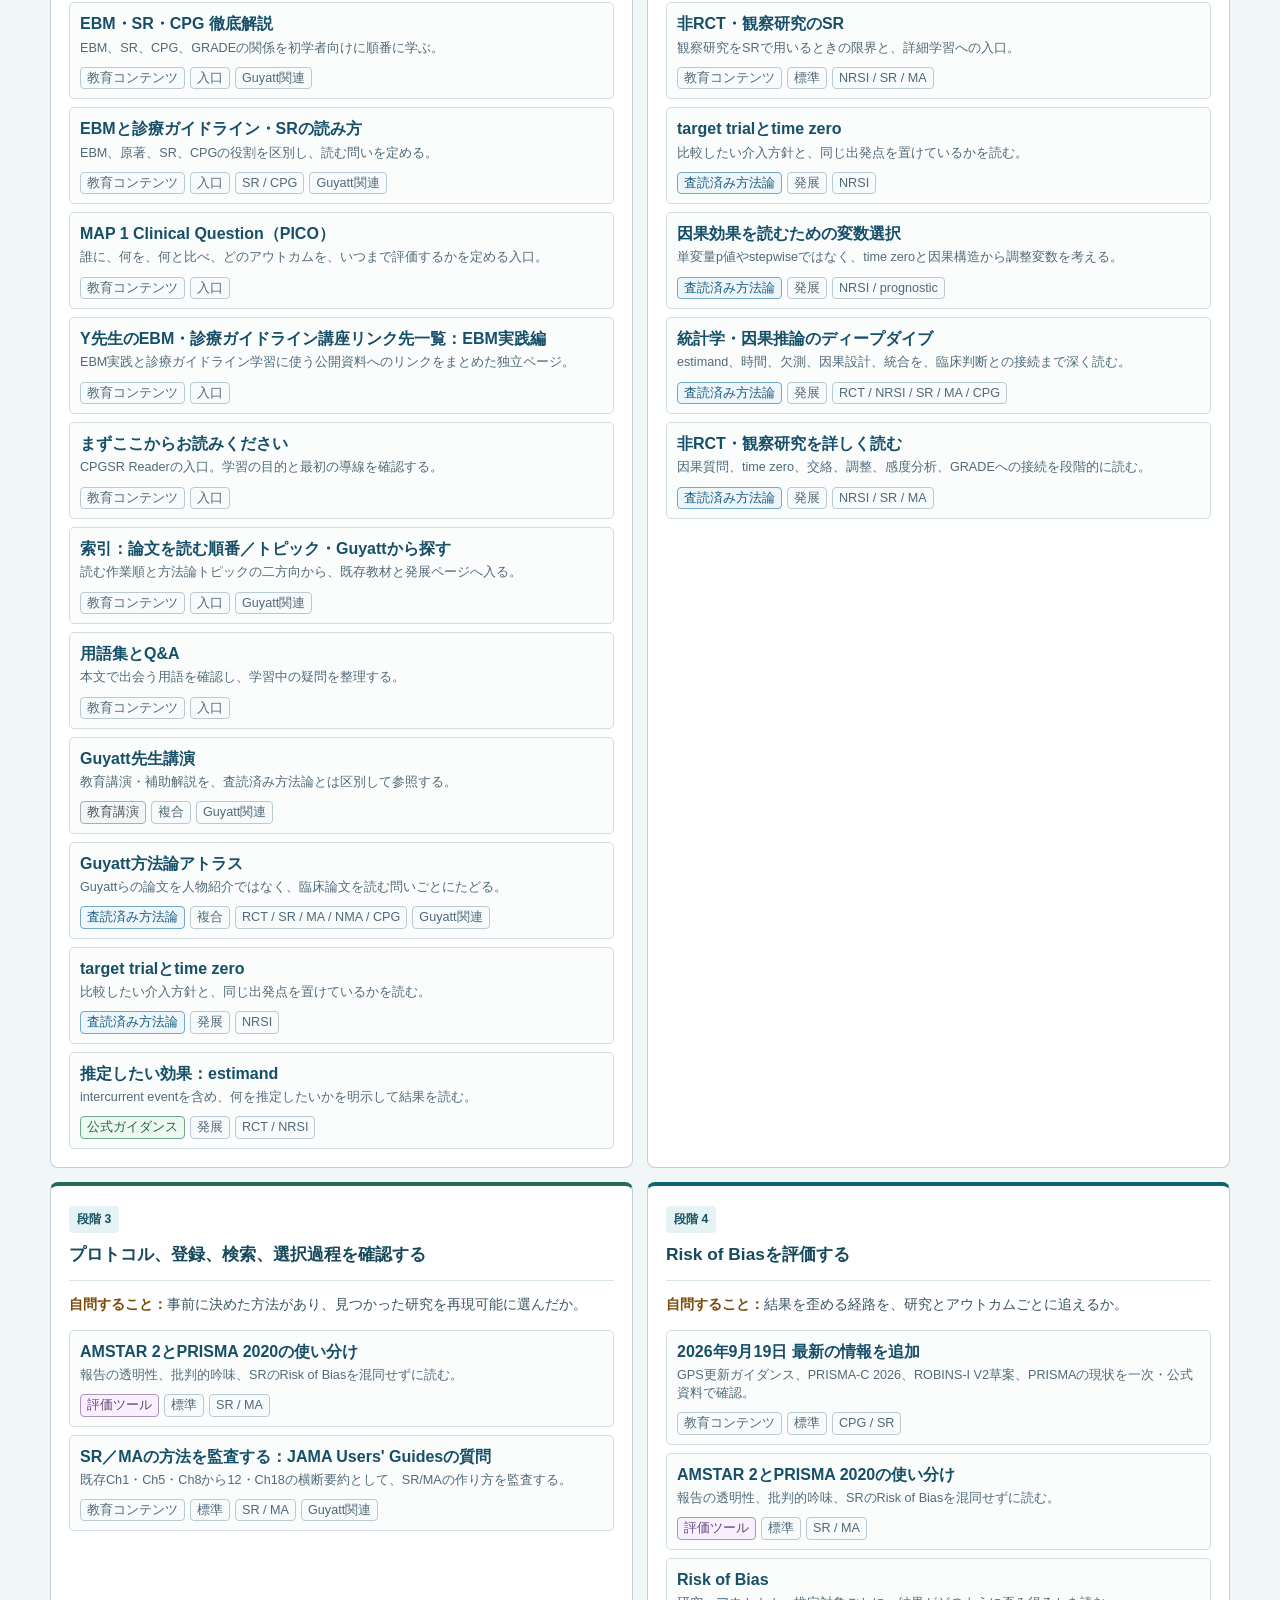
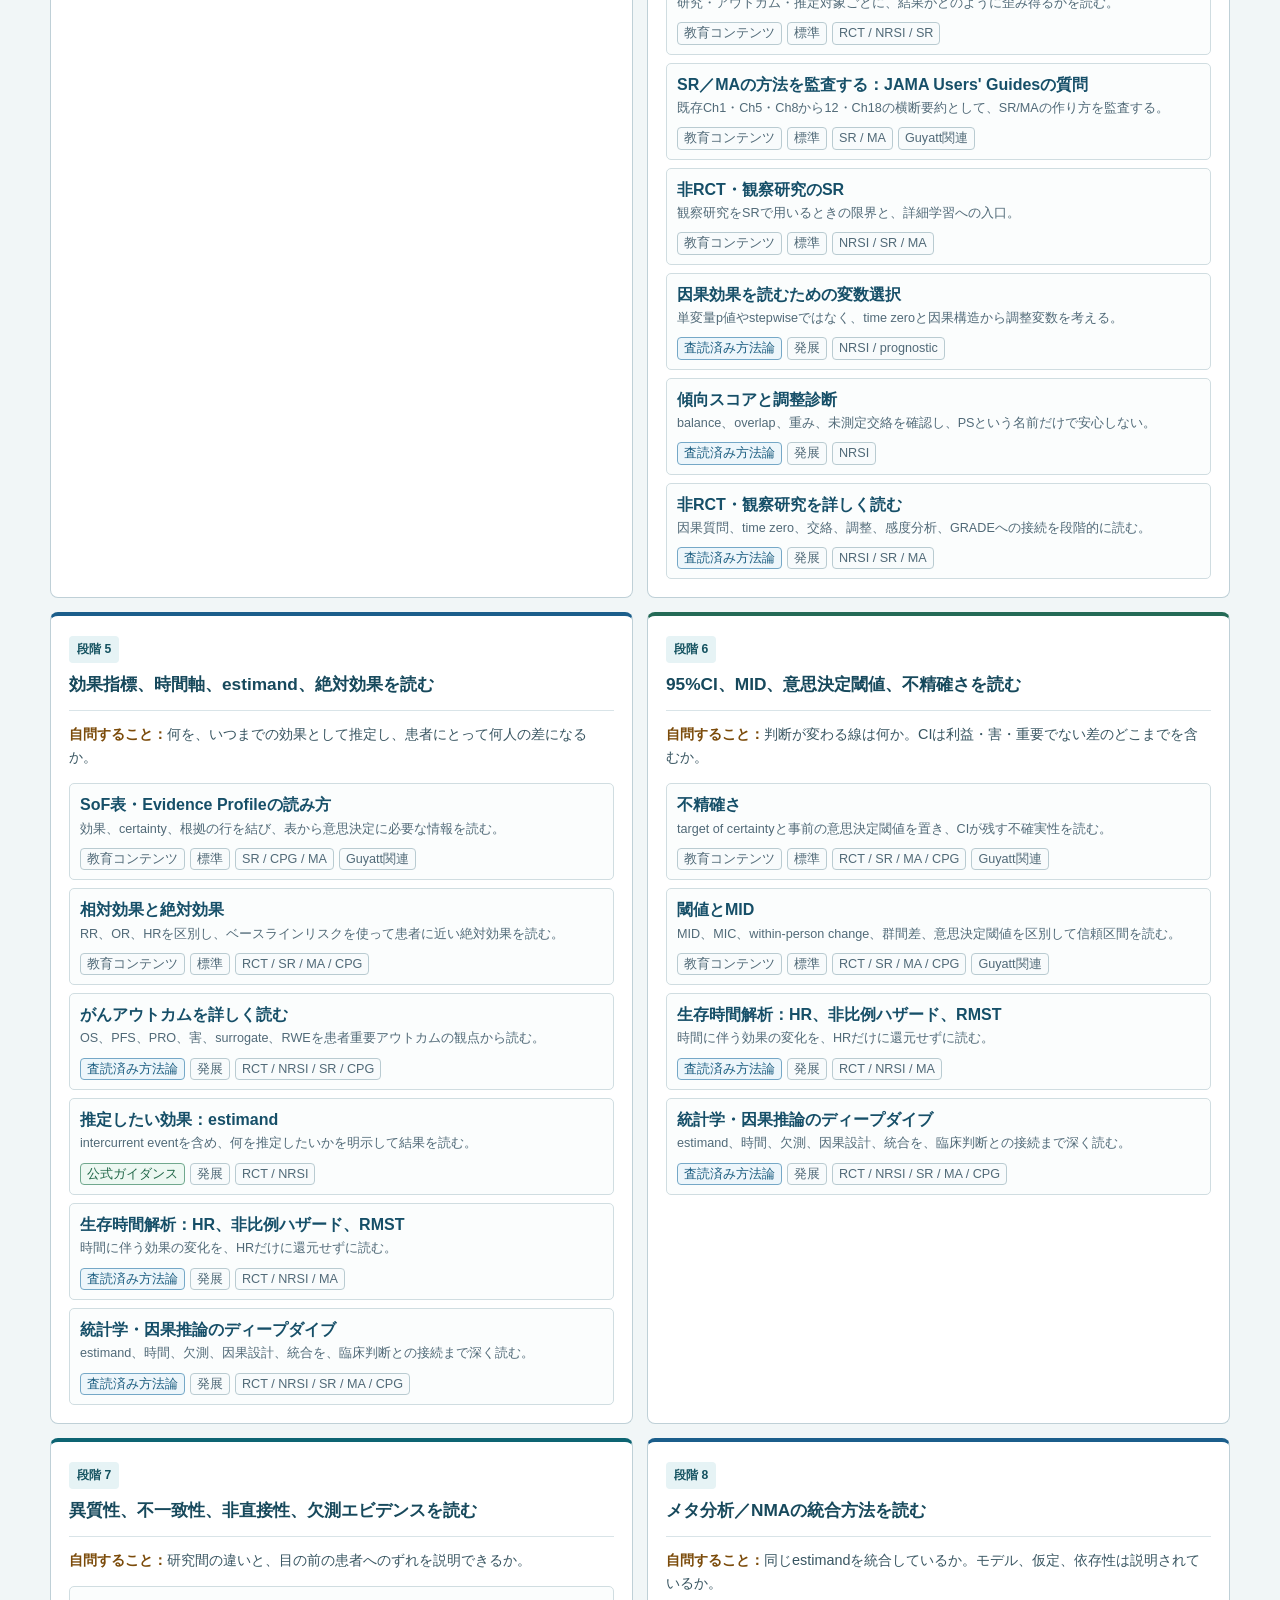
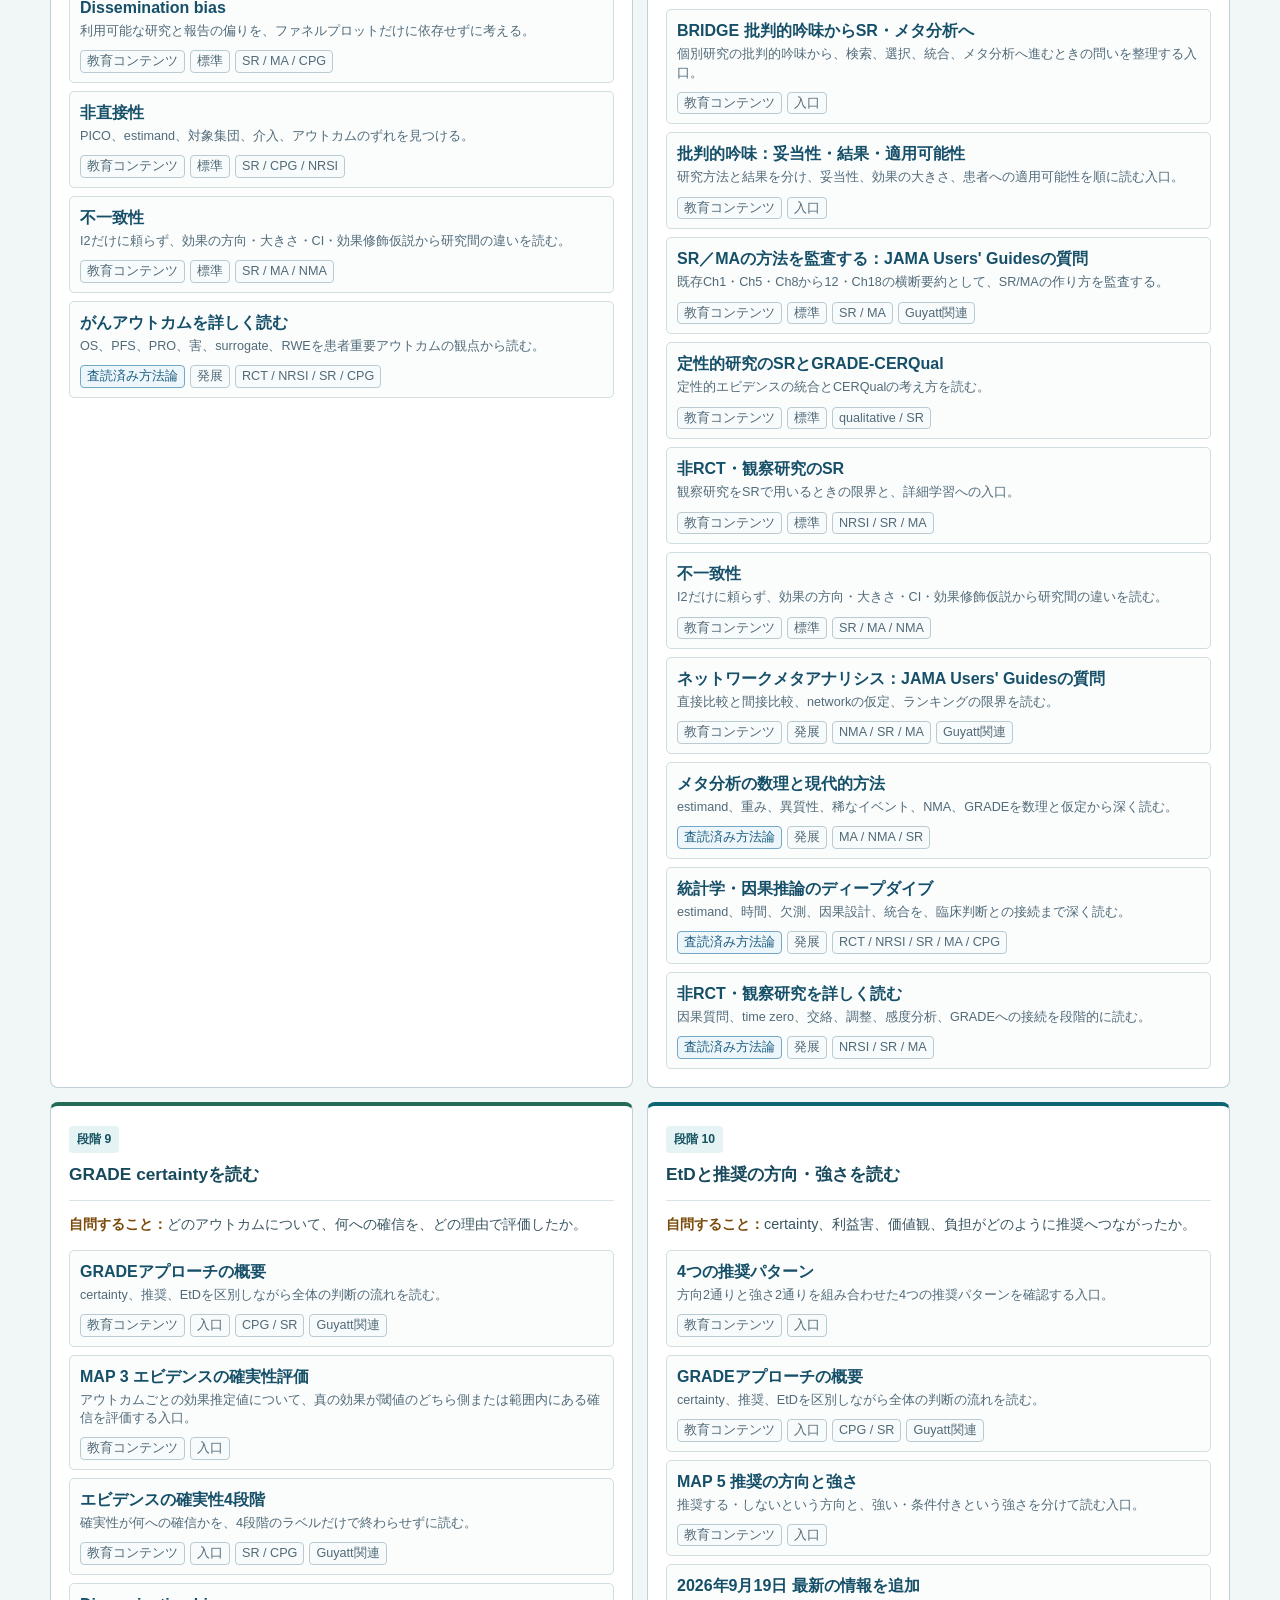
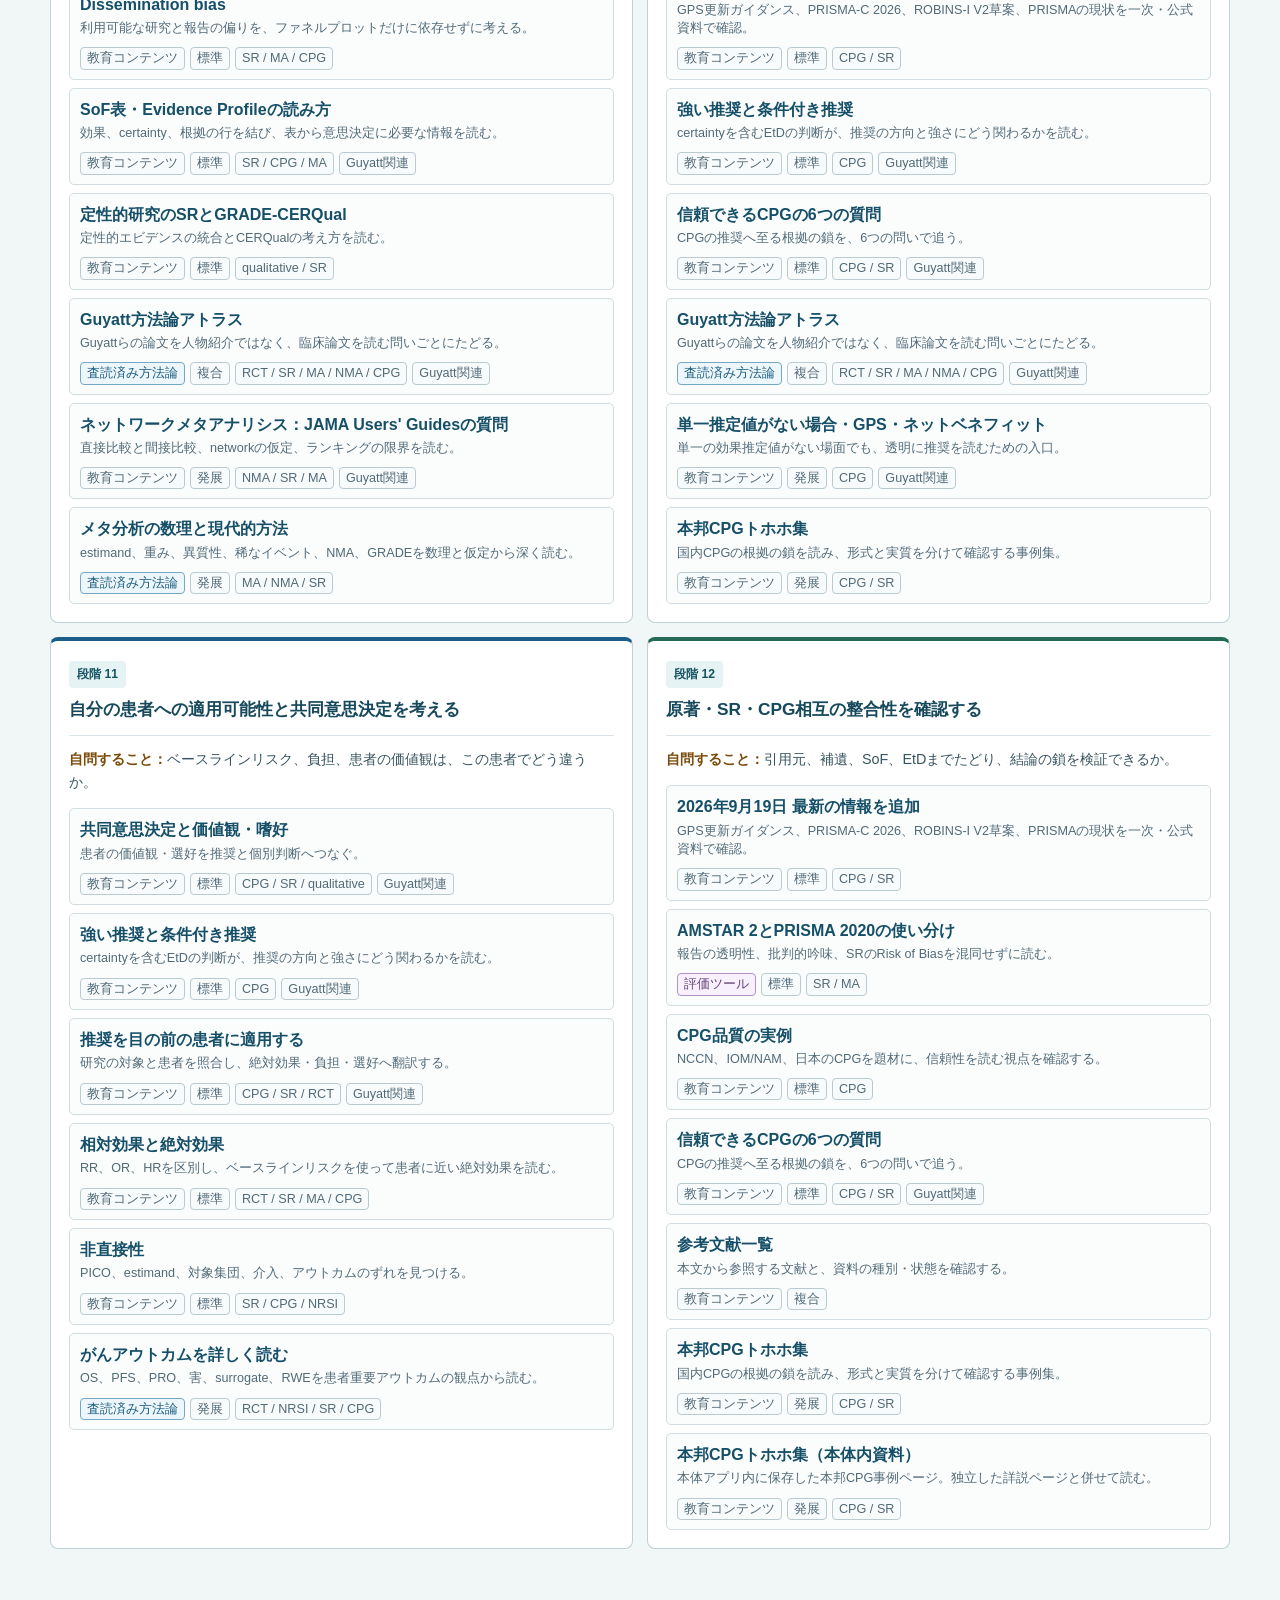
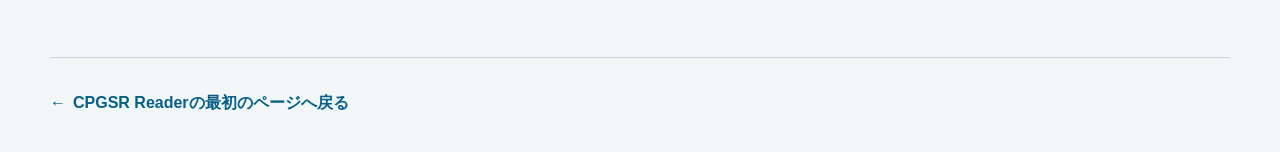
<file: learning-index.html>
<!doctype html>
<html lang="ja">
<head>
  <meta charset="utf-8">
  <meta name="viewport" content="width=device-width, initial-scale=1">
  <meta name="description" content="CPGSR Readerの教材を、論文を読む作業順と方法論トピックから探す学習索引。">
  <title>索引：論文を読む順番／トピック・Guyattから探す | CPGSR Reader</title>
  <link rel="stylesheet" href="site-shell.css?v=8.0">
  <link rel="stylesheet" href="learning-index.css?v=9.0">
<link rel="stylesheet" href="reader-refresh.css?v=20260919">
<script src="reader-ui.js?v=20260919" defer></script>
</head>
<body class="learning-index-body">
  <a class="cpgsr-skip-link" href="#main-content">本文へ移動</a>

  <header class="cpgsr-global-header">
    <div class="cpgsr-header-inner">
      <div class="cpgsr-header-context">
        <a class="cpgsr-back-link" href="index.html#page-0">最初のページへ戻る</a>
        <nav class="cpgsr-breadcrumb" aria-label="パンくず">
          <a href="index.html#page-0">CPGSR Reader</a>
          <span class="cpgsr-breadcrumb-separator" aria-hidden="true">/</span>
          <span class="cpgsr-current-title" aria-current="page">学習索引</span>
        </nav>
      </div>
      <a class="cpgsr-brand" href="index.html#page-0" aria-label="CPGSR Readerの最初のページへ戻る"><span class="cpgsr-brand-strong">CPGSR</span> Reader</a>
    </div>
  </header>

  <main id="main-content">
    <section class="learning-index-hero" aria-labelledby="index-title">
      <div class="learning-index-wrap">
        <div class="learning-index-hero-copy">
          <p class="learning-index-kicker">読む順番とトピックから探す</p>
          <h1 id="index-title">論文・SR・CPGを読むための学習索引</h1>
          <p>章番号を覚えていなくても大丈夫です。いま行っている確認作業、または知りたい方法論から、本文・詳細解説・原著ガイドへ直接進めます。</p>
        </div>
        <figure class="learning-index-figure">
          <img src="images/ebm-grade-reading-flow.png" alt="EBM、システマティックレビュー、GRADE、診療ガイドラインを読む流れの図" loading="lazy">
          <figcaption>問いから患者への適用まで、必要な場所へ戻れるようにします。</figcaption>
        </figure>
      </div>
    </section>

    <section class="learning-index-wrap learning-index-purpose" aria-labelledby="index-purpose-title">
      <div>
        <p class="learning-index-eyebrow">二つの入口</p>
        <h2 id="index-purpose-title">目的に合わせて入口を選ぶ</h2>
      </div>
      <div class="learning-index-purpose-grid">
        <a class="learning-index-purpose-link" href="#workflow" data-index-view-link="workflow">
          <strong>いま行っている作業から探す</strong>
          <span>臨床疑問、RoB、効果、CI、推奨までの12段階</span>
        </a>
        <a class="learning-index-purpose-link" href="#topics" data-index-view-link="topics">
          <strong>知りたいテーマから探す</strong>
          <span>MID、NMA、観察研究、Guyattなどの横断入口</span>
        </a>
      </div>
    </section>

    <section class="learning-index-wrap learning-index-controls" aria-labelledby="search-title">
      <div class="learning-index-controls-heading">
        <p class="learning-index-eyebrow">検索と絞り込み</p>
        <h2 id="search-title">用語、文書種別、難易度から絞る</h2>
      </div>
      <form id="learning-index-form" class="learning-index-form" role="search">
        <label class="learning-index-search-label" for="learning-index-search">キーワード</label>
        <input id="learning-index-search" name="q" type="search" autocomplete="off" placeholder="例：MID、傾向スコア、RMST、PRISMA、Guyatt">
        <div class="learning-index-filter-grid">
          <label>文書種別
            <select id="learning-index-type" name="type">
              <option value="">すべて</option>
              <option value="RCT">RCT</option>
              <option value="NRSI">非RCT・観察研究</option>
              <option value="diagnostic">診断</option>
              <option value="prognostic">予後</option>
              <option value="SR">SR</option>
              <option value="MA">メタ分析</option>
              <option value="NMA">ネットワークメタ分析</option>
              <option value="CPG">診療ガイドライン</option>
              <option value="qualitative">定性研究</option>
            </select>
          </label>
          <label>難易度
            <select id="learning-index-level" name="level">
              <option value="">すべて</option>
              <option value="entry">入口</option>
              <option value="standard">標準</option>
              <option value="advanced">発展</option>
            </select>
          </label>
          <label>資料状態
            <select id="learning-index-status" name="status">
              <option value="">すべて</option>
              <option value="official-guidance">公式ガイダンス</option>
              <option value="peer-reviewed-methods">査読済み方法論</option>
              <option value="reporting-guideline">報告ガイドライン</option>
              <option value="appraisal-tool">評価ツール</option>
              <option value="draft-guidance">ドラフト</option>
              <option value="preprint">探索的・プレプリント</option>
              <option value="lecture">教育講演</option>
              <option value="educational">教育コンテンツ</option>
            </select>
          </label>
          <label>Guyatt関連
            <select id="learning-index-author" name="author">
              <option value="">すべて</option>
              <option value="Guyatt">Guyatt関連</option>
              <option value="not-guyatt">Guyatt関連以外</option>
            </select>
          </label>
          <label>Zone
            <select id="learning-index-zone" name="zone">
              <option value="">すべて</option>
            </select>
          </label>
          <label>Map stage
            <select id="learning-index-map-stage" name="mapStage">
              <option value="">すべて</option>
            </select>
          </label>
          <label>Topic group
            <select id="learning-index-topic-group" name="topicGroup">
              <option value="">すべて</option>
            </select>
          </label>
          <label>読む作業
            <select id="learning-index-stage" name="stage">
              <option value="">すべて</option>
            </select>
          </label>
          <label>トピック
            <select id="learning-index-topic" name="topic">
              <option value="">すべて</option>
            </select>
          </label>
        </div>
        <div class="learning-index-form-actions">
          <button type="reset" class="learning-index-reset">条件をリセット</button>
          <p id="learning-index-result-count" role="status" aria-live="polite">索引を読み込み中です。</p>
        </div>
      </form>
    </section>

    <section class="learning-index-wrap learning-index-views" aria-labelledby="view-title">
      <h2 id="view-title" class="visually-hidden">索引の表示方法</h2>
      <div class="learning-index-view-tabs" role="tablist" aria-label="索引の表示方法">
        <button id="workflow-tab" type="button" role="tab" aria-controls="workflow" aria-selected="true" data-index-view="workflow">読む作業順</button>
        <button id="topics-tab" type="button" role="tab" aria-controls="topics" aria-selected="false" data-index-view="topics">トピック・Guyatt</button>
      </div>

      <section id="workflow" class="learning-index-panel" role="tabpanel" aria-labelledby="workflow-tab" data-index-panel="workflow">
        <div class="learning-index-panel-heading">
          <p class="learning-index-eyebrow">A. 論文・SR・CPGを読む作業順</p>
          <h2>いま確認したい作業から進む</h2>
          <p>各段階では、問いを一つ置いてから、初学者向けの入口と発展学習を同時に表示します。</p>
        </div>
        <div id="learning-index-workflow-results" class="learning-index-workflow-results"></div>
      </section>

      <section id="topics" class="learning-index-panel" role="tabpanel" aria-labelledby="topics-tab" data-index-panel="topics" hidden>
        <div class="learning-index-panel-heading">
          <p class="learning-index-eyebrow">B. トピック／Guyattの考え方</p>
          <h2>知りたい概念から横断する</h2>
          <p>同じ概念に本編と詳細解説があるときは、どちらも残して役割を分けています。</p>
        </div>
        <div id="learning-index-topic-results" class="learning-index-topic-results"></div>
      </section>

      <p id="learning-index-empty" class="learning-index-empty" hidden>一致する教材がありません。検索語を短くするか、条件をリセットしてください。</p>
    </section>
  </main>

  <footer class="cpgsr-page-footer">
    <a href="index.html#page-0">CPGSR Readerの最初のページへ戻る</a>
  </footer>

  <noscript>
    <section class="learning-index-noscript">
      <h2>主要な学習ページ</h2>
      <ul>
        <li><a href="index.html#page-25">EBM・SR・CPG 徹底解説</a></li>
        <li><a href="advanced-statistics.html">統計学・因果推論</a></li>
        <li><a href="non-rct-observational-studies.html">非RCT・観察研究</a></li>
        <li><a href="oncology-outcomes.html">がんアウトカム</a></li>
      </ul>
    </section>
  </noscript>
  <script src="learning-index.js?v=9.0" defer></script>
</body>
</html>
</file>
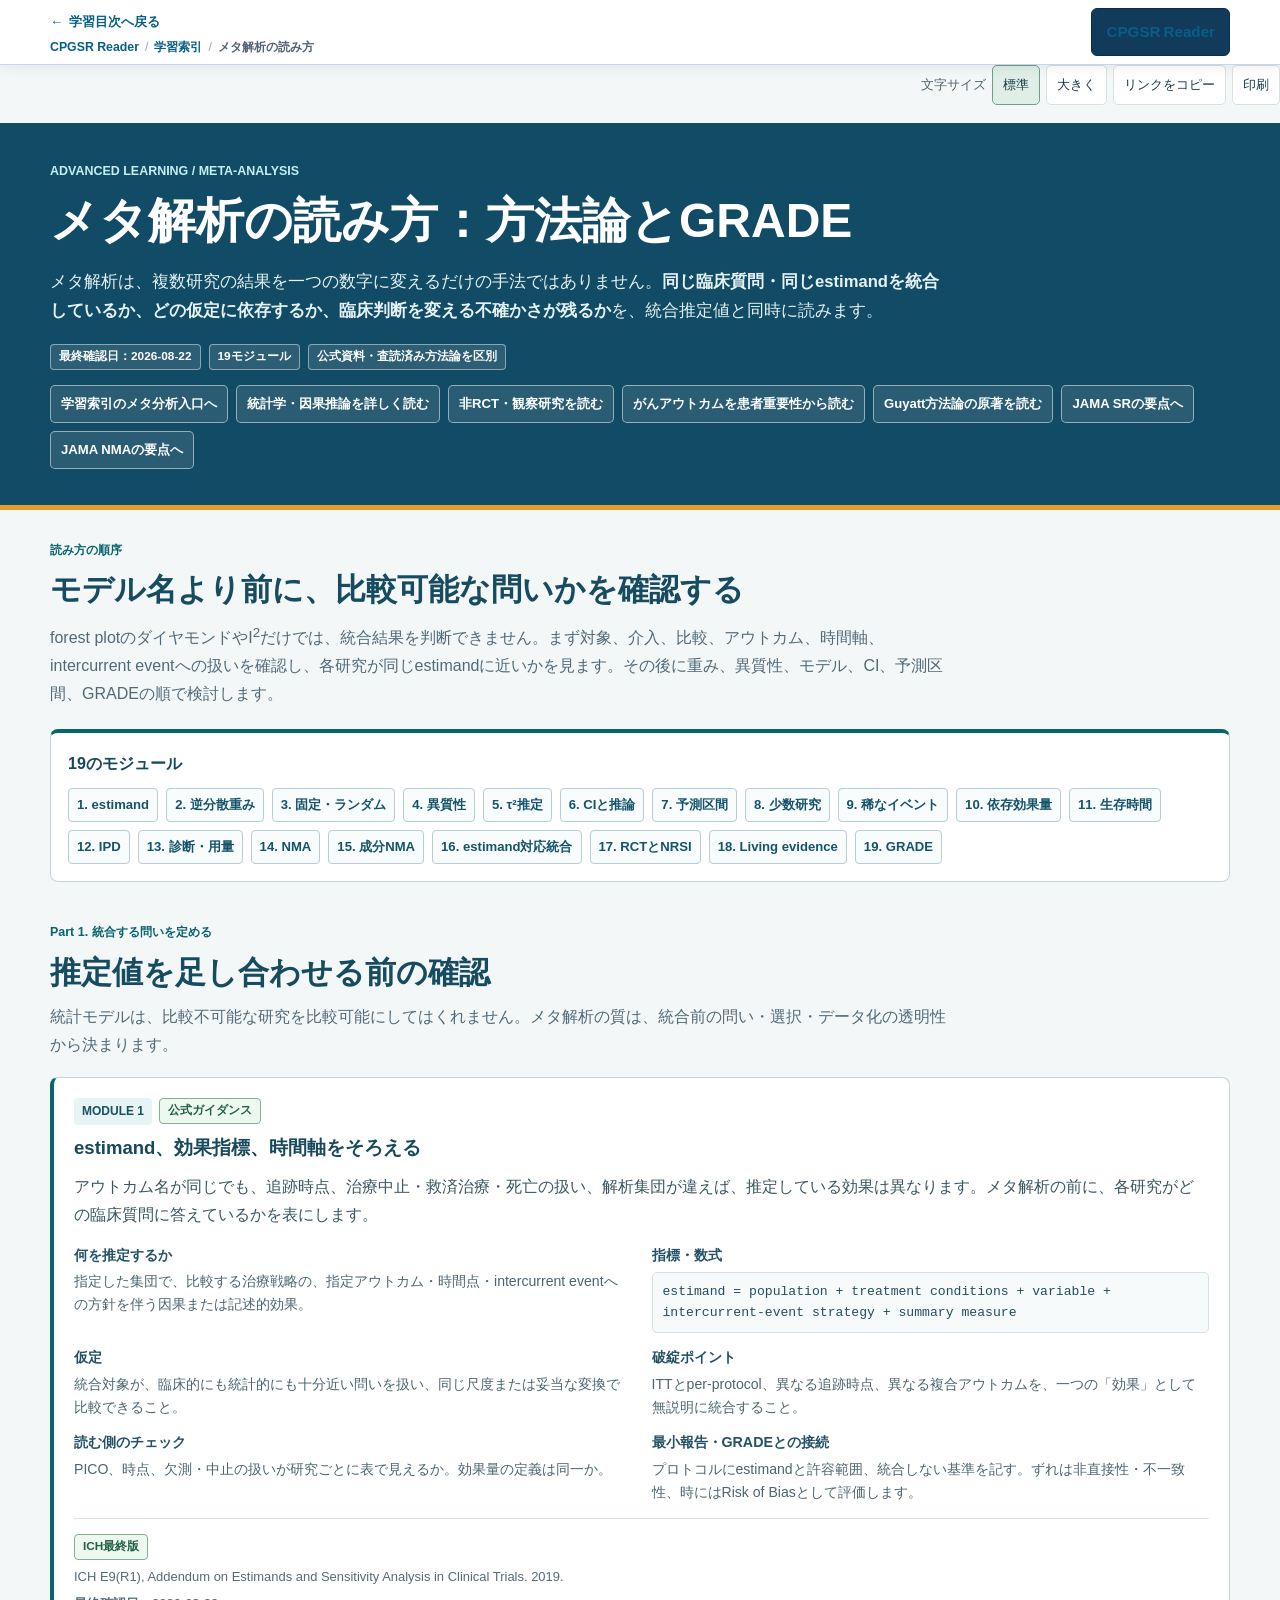
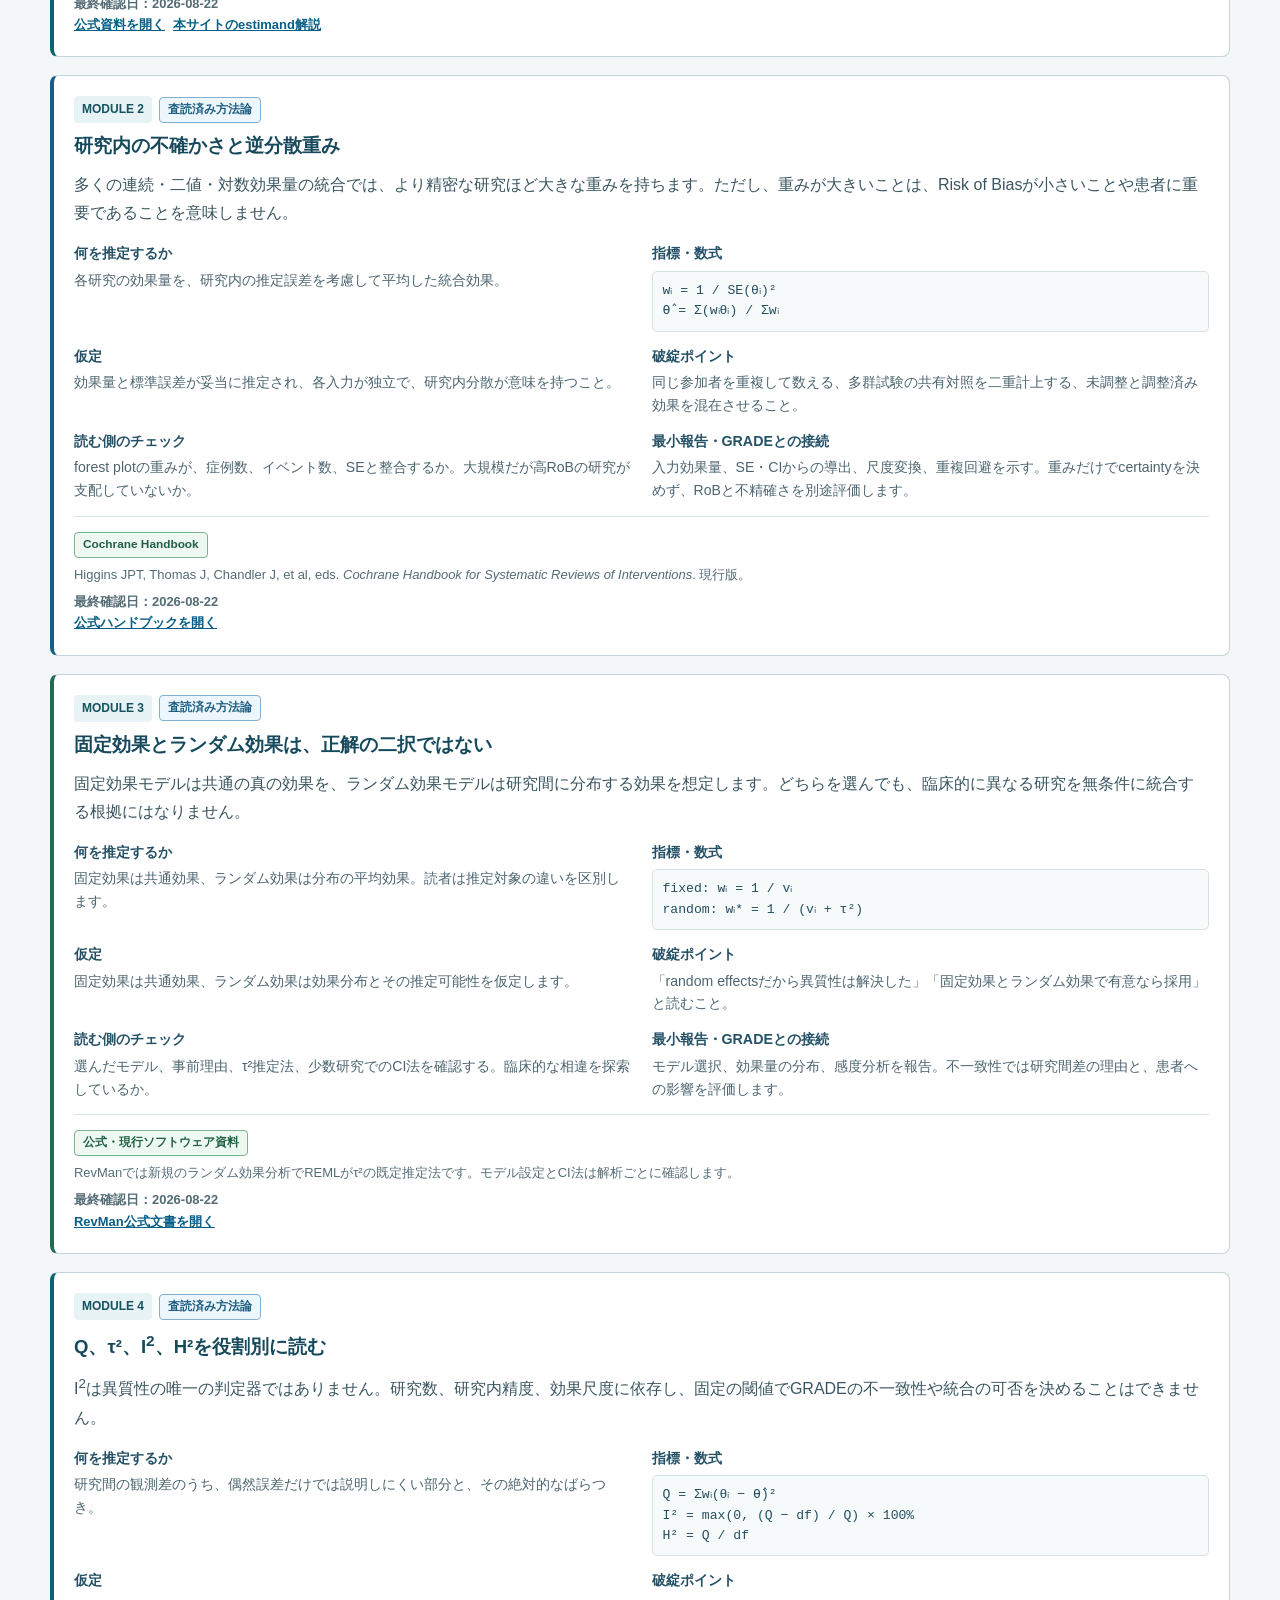
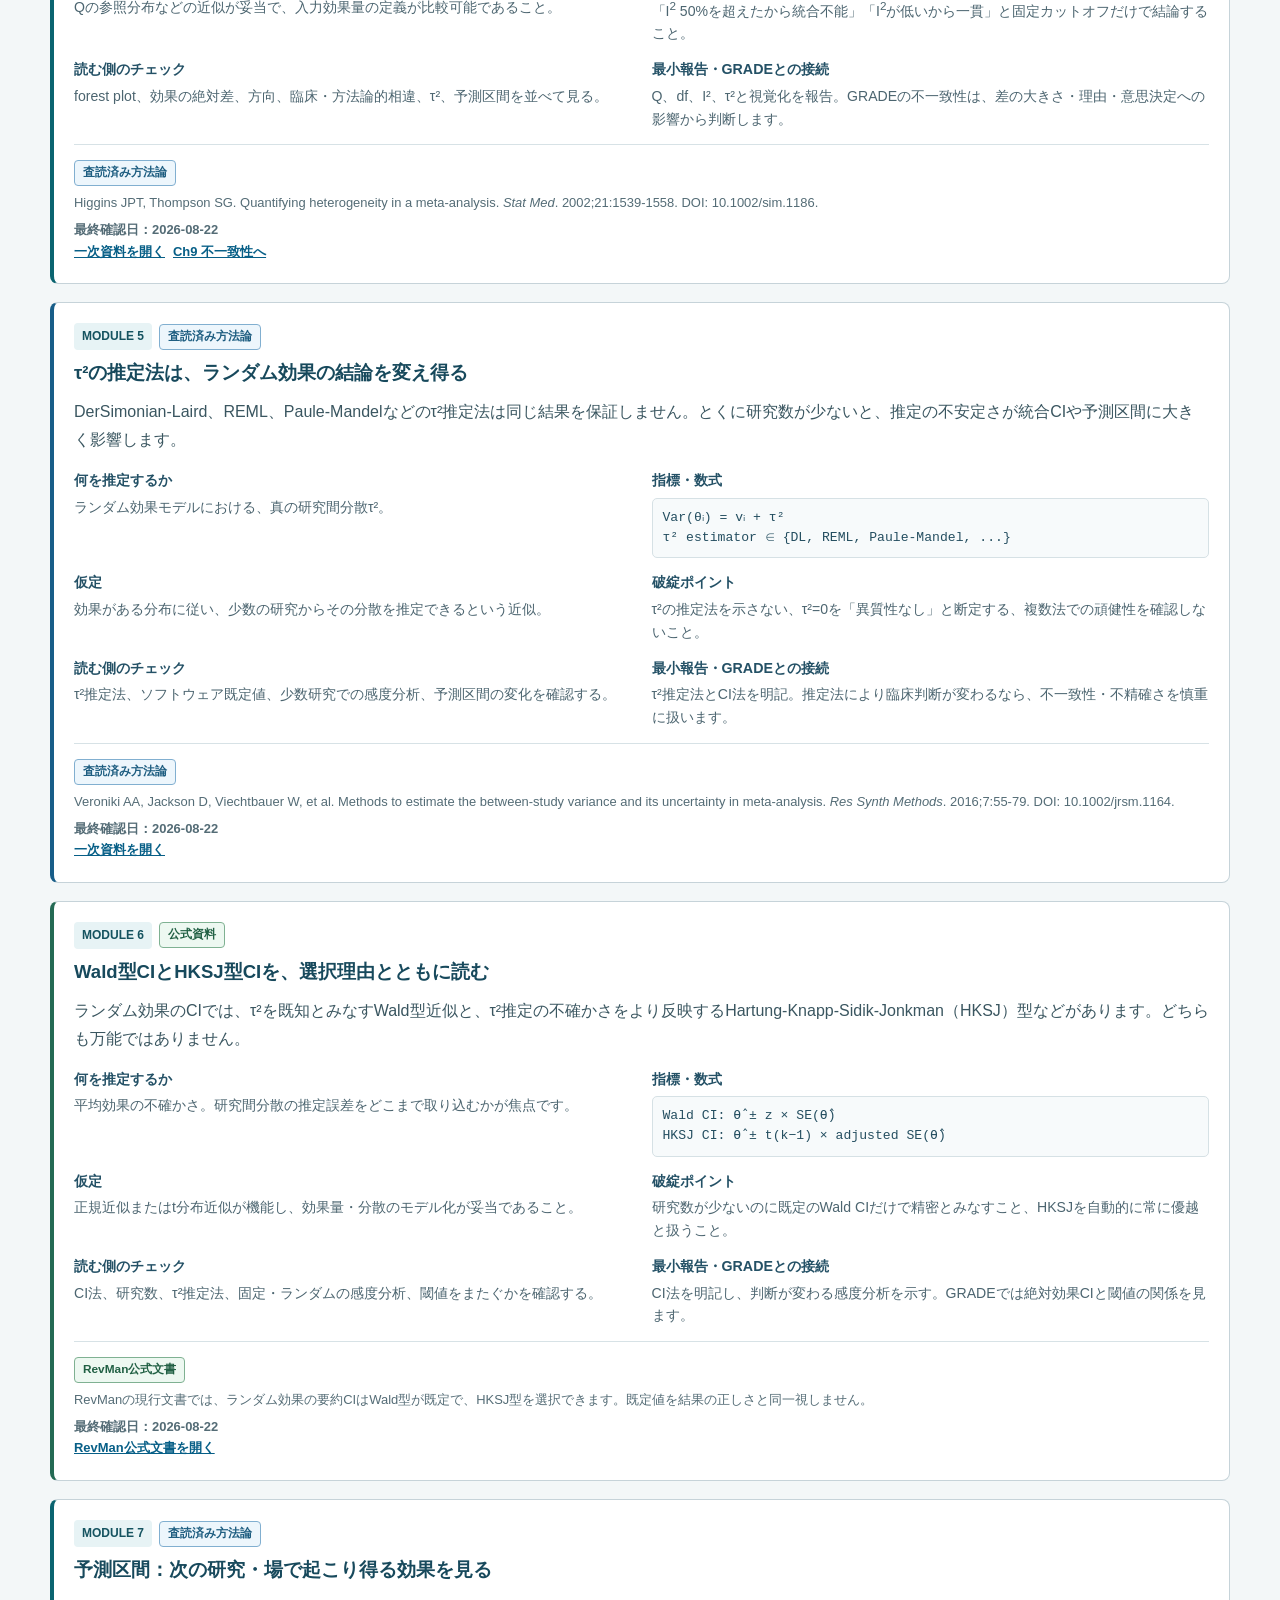
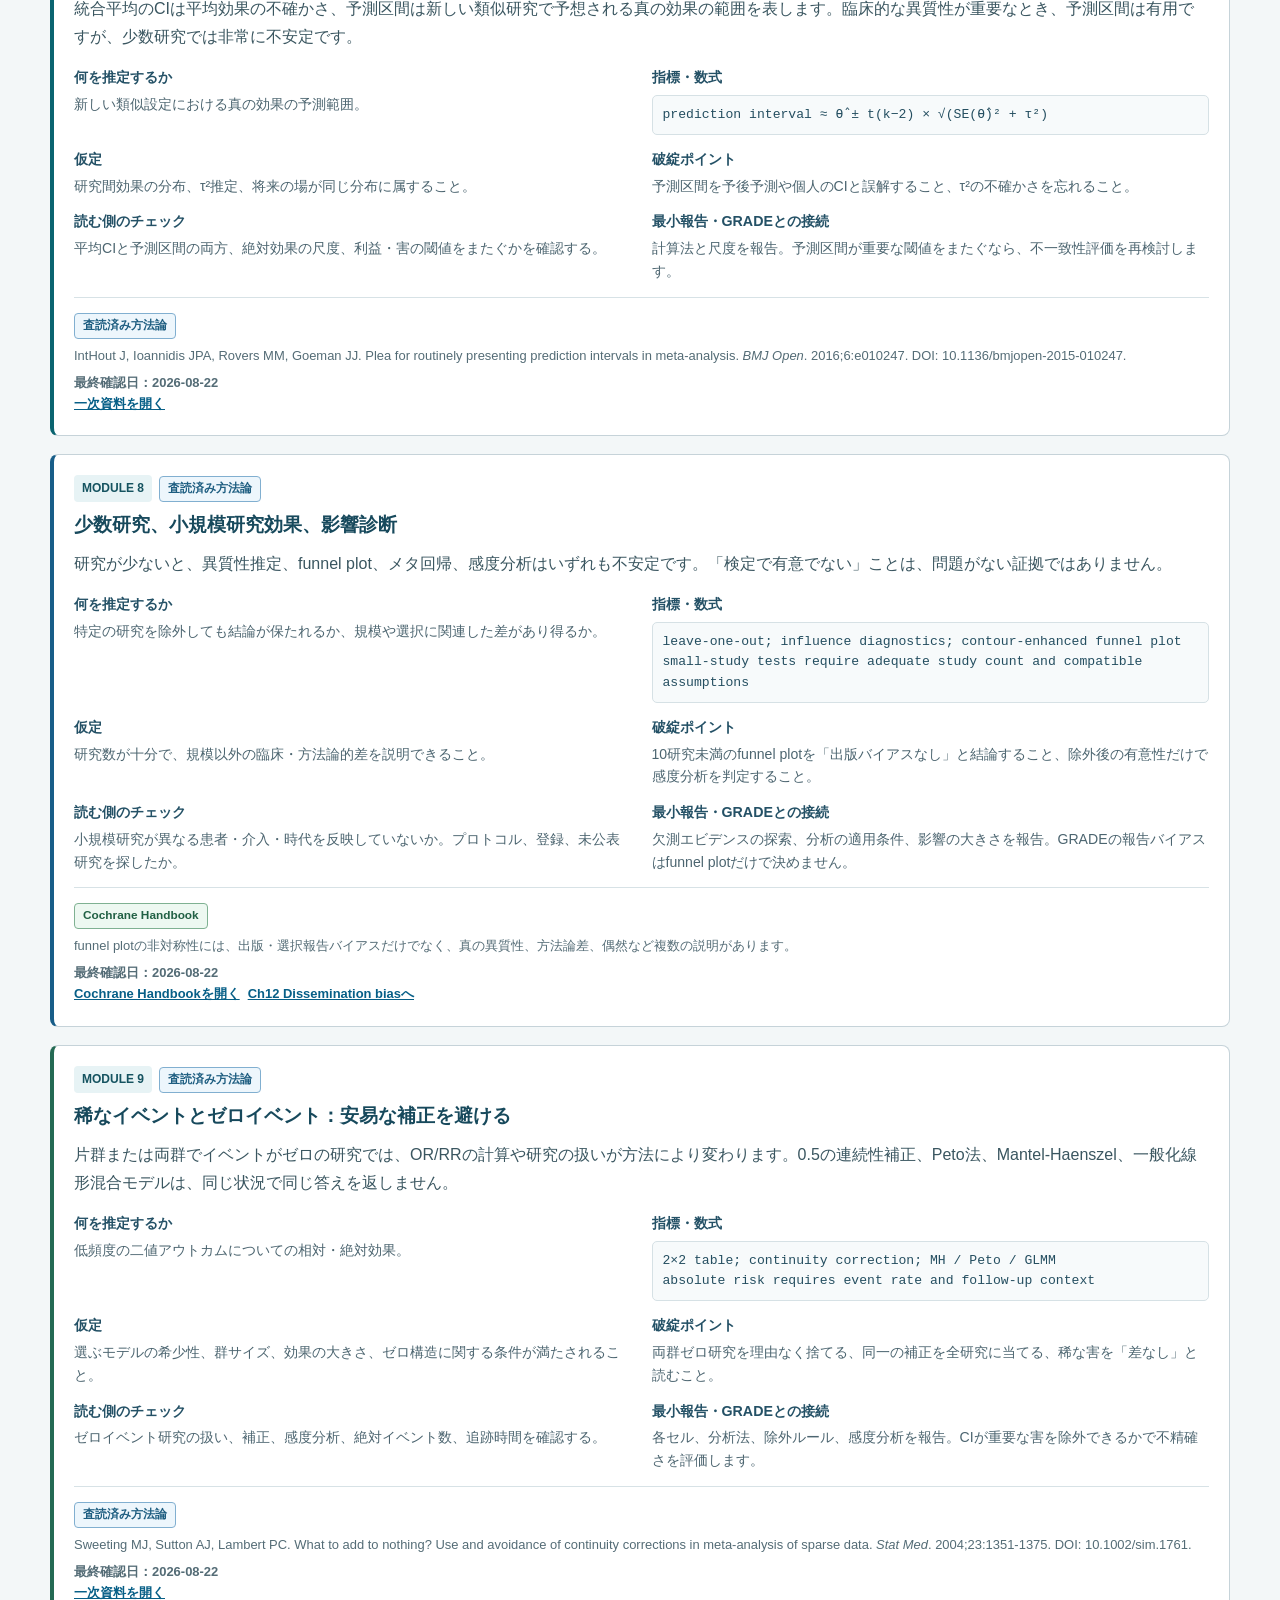
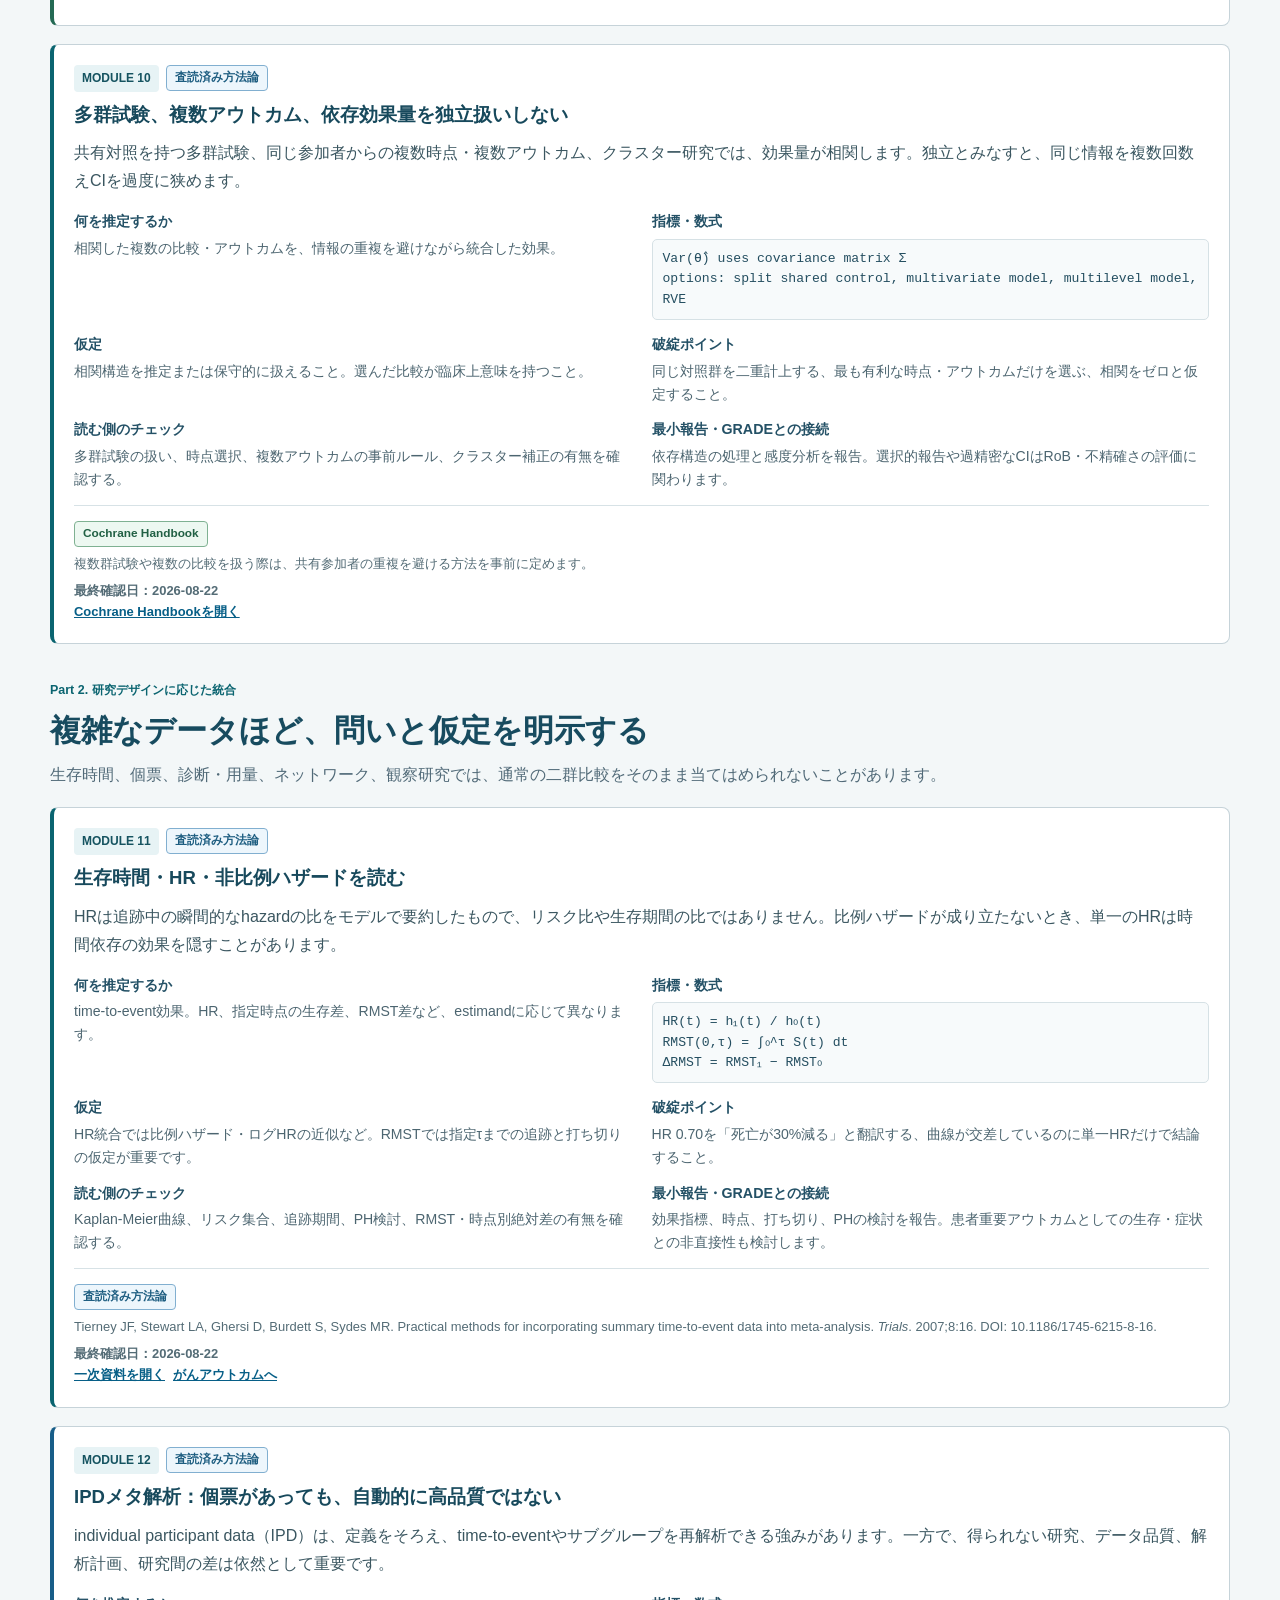
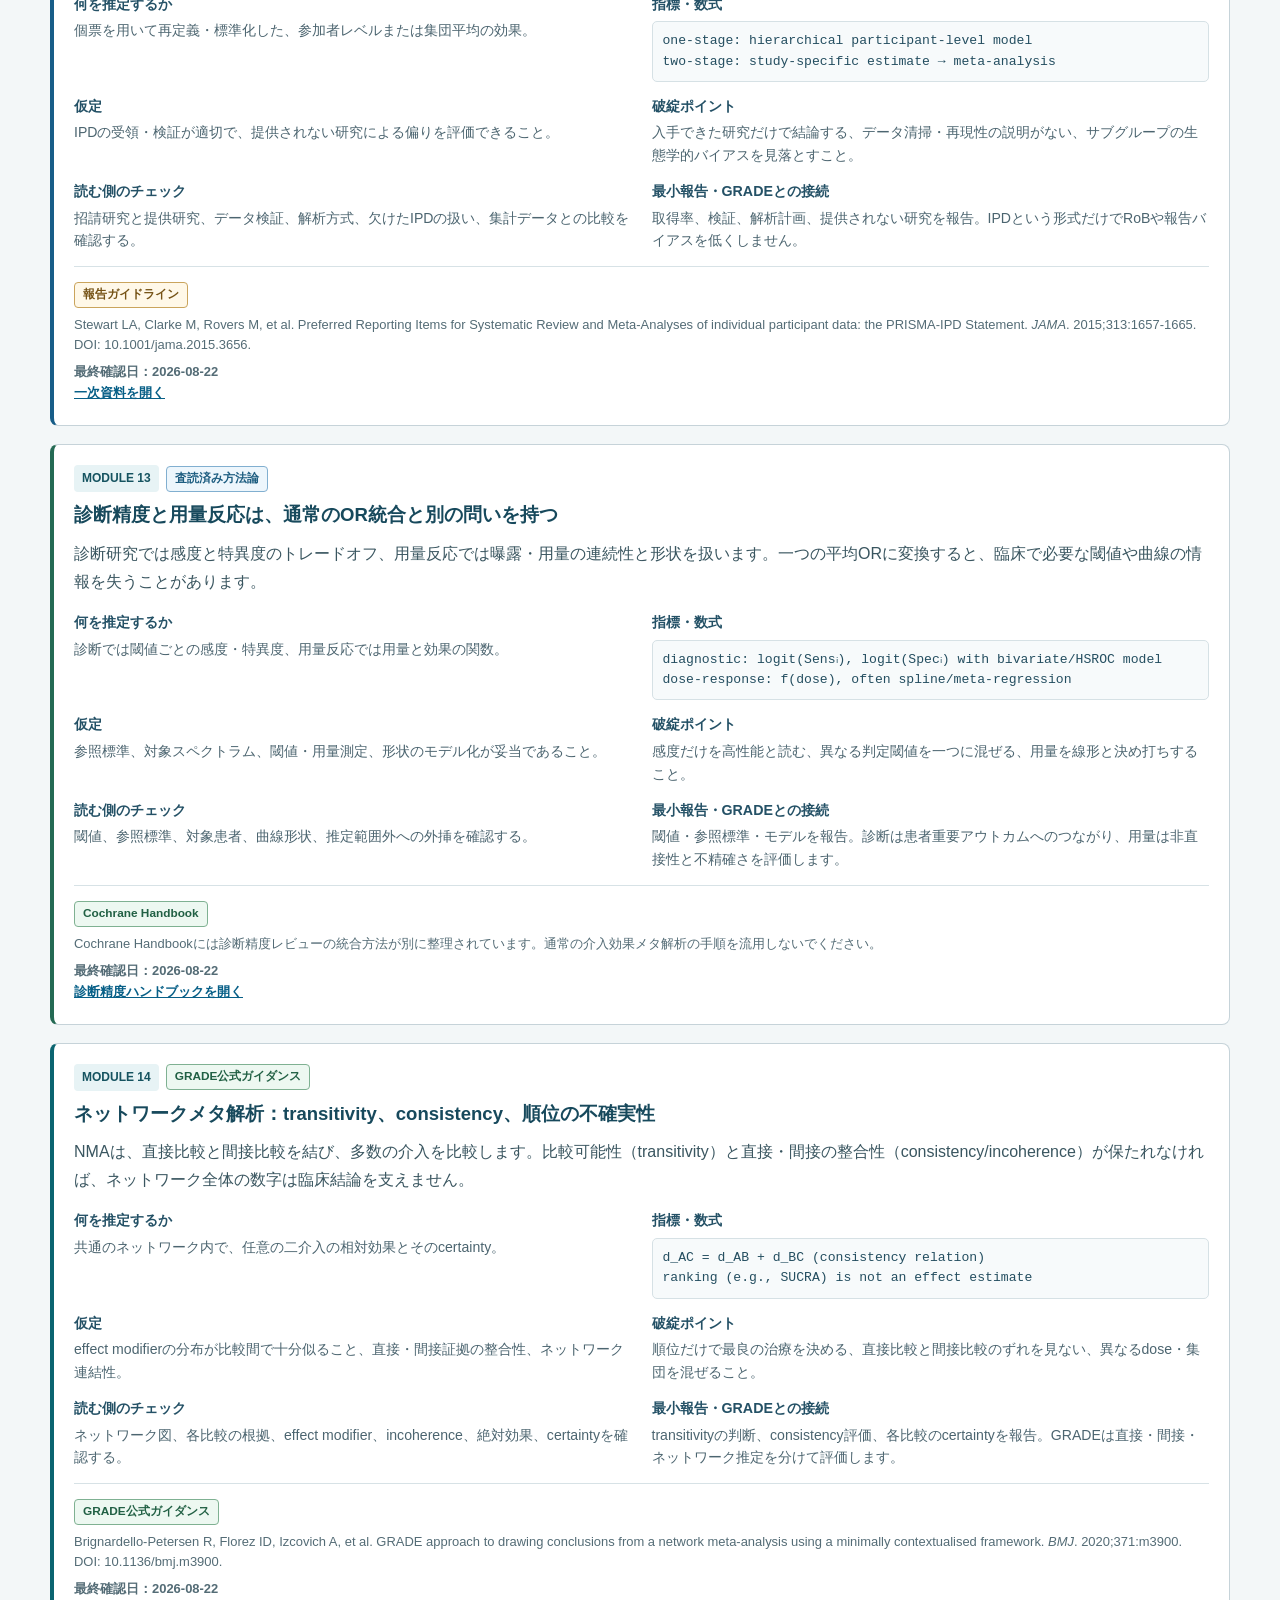
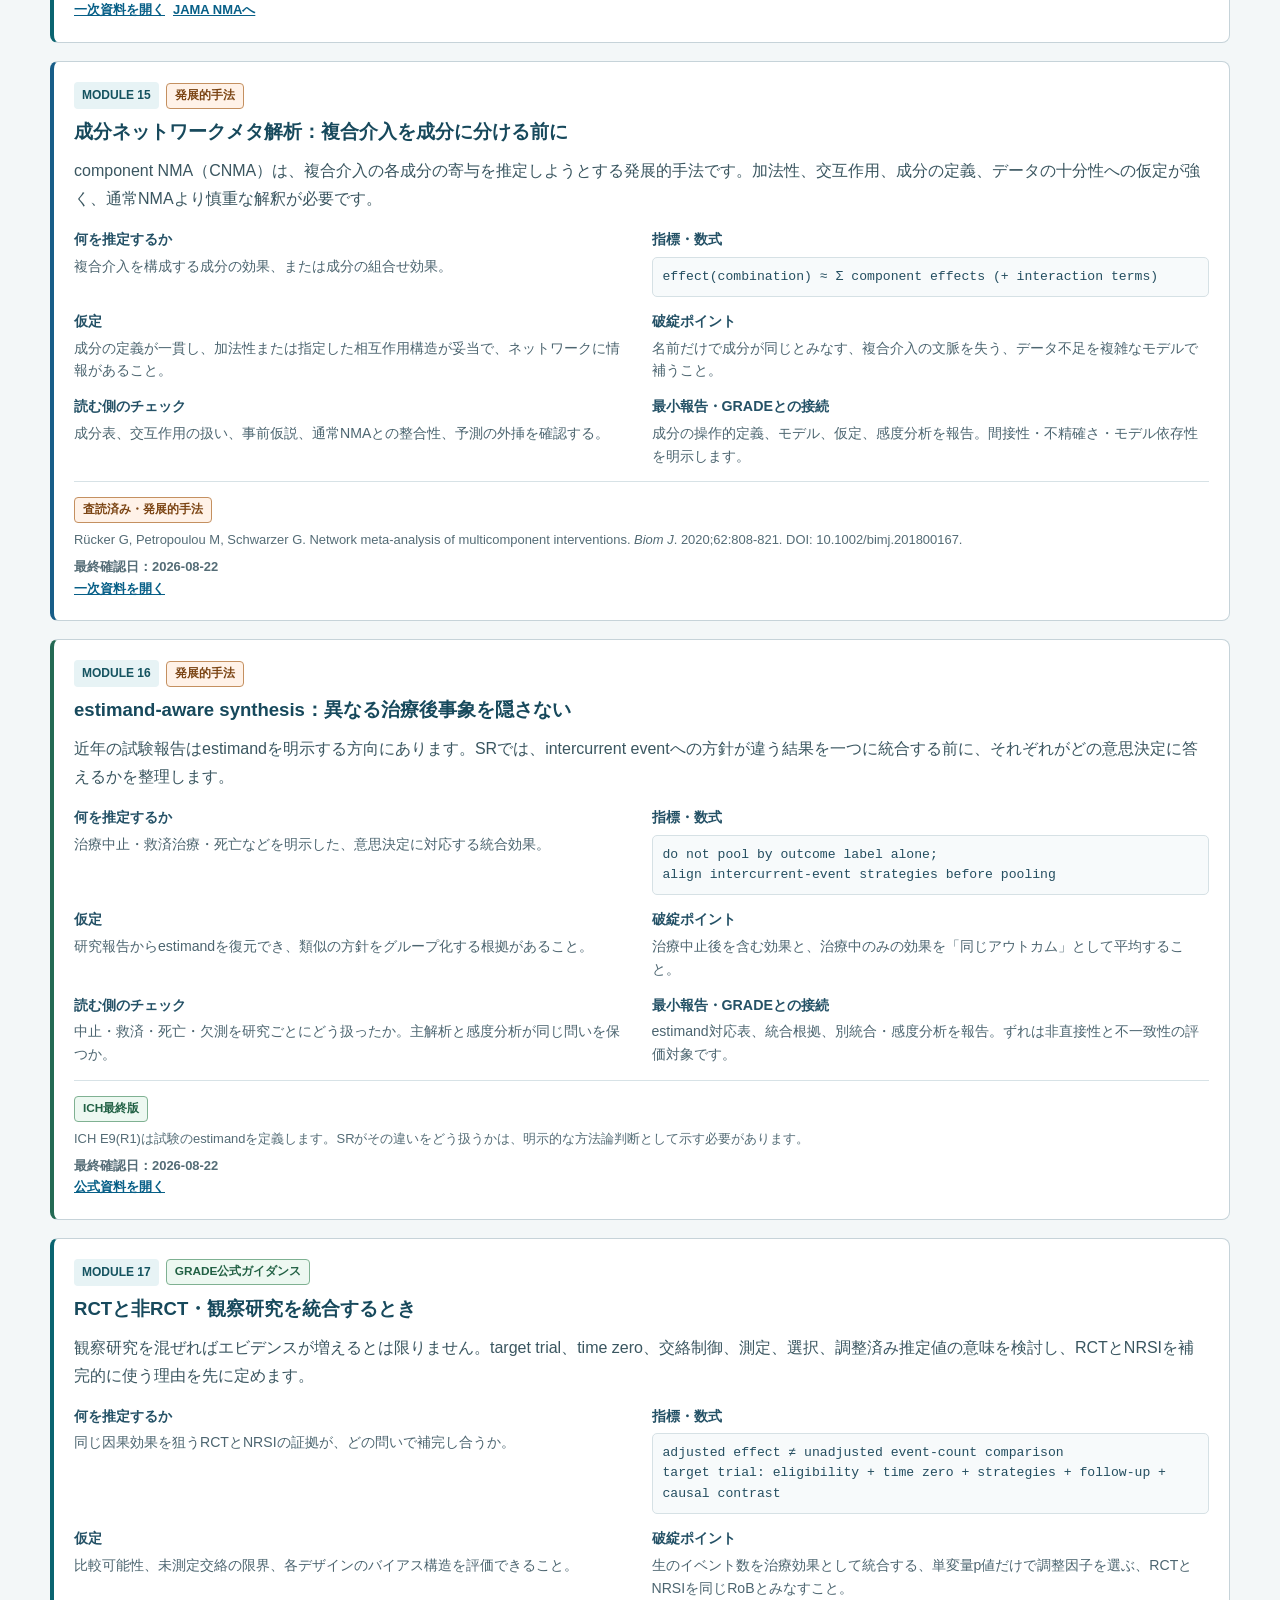
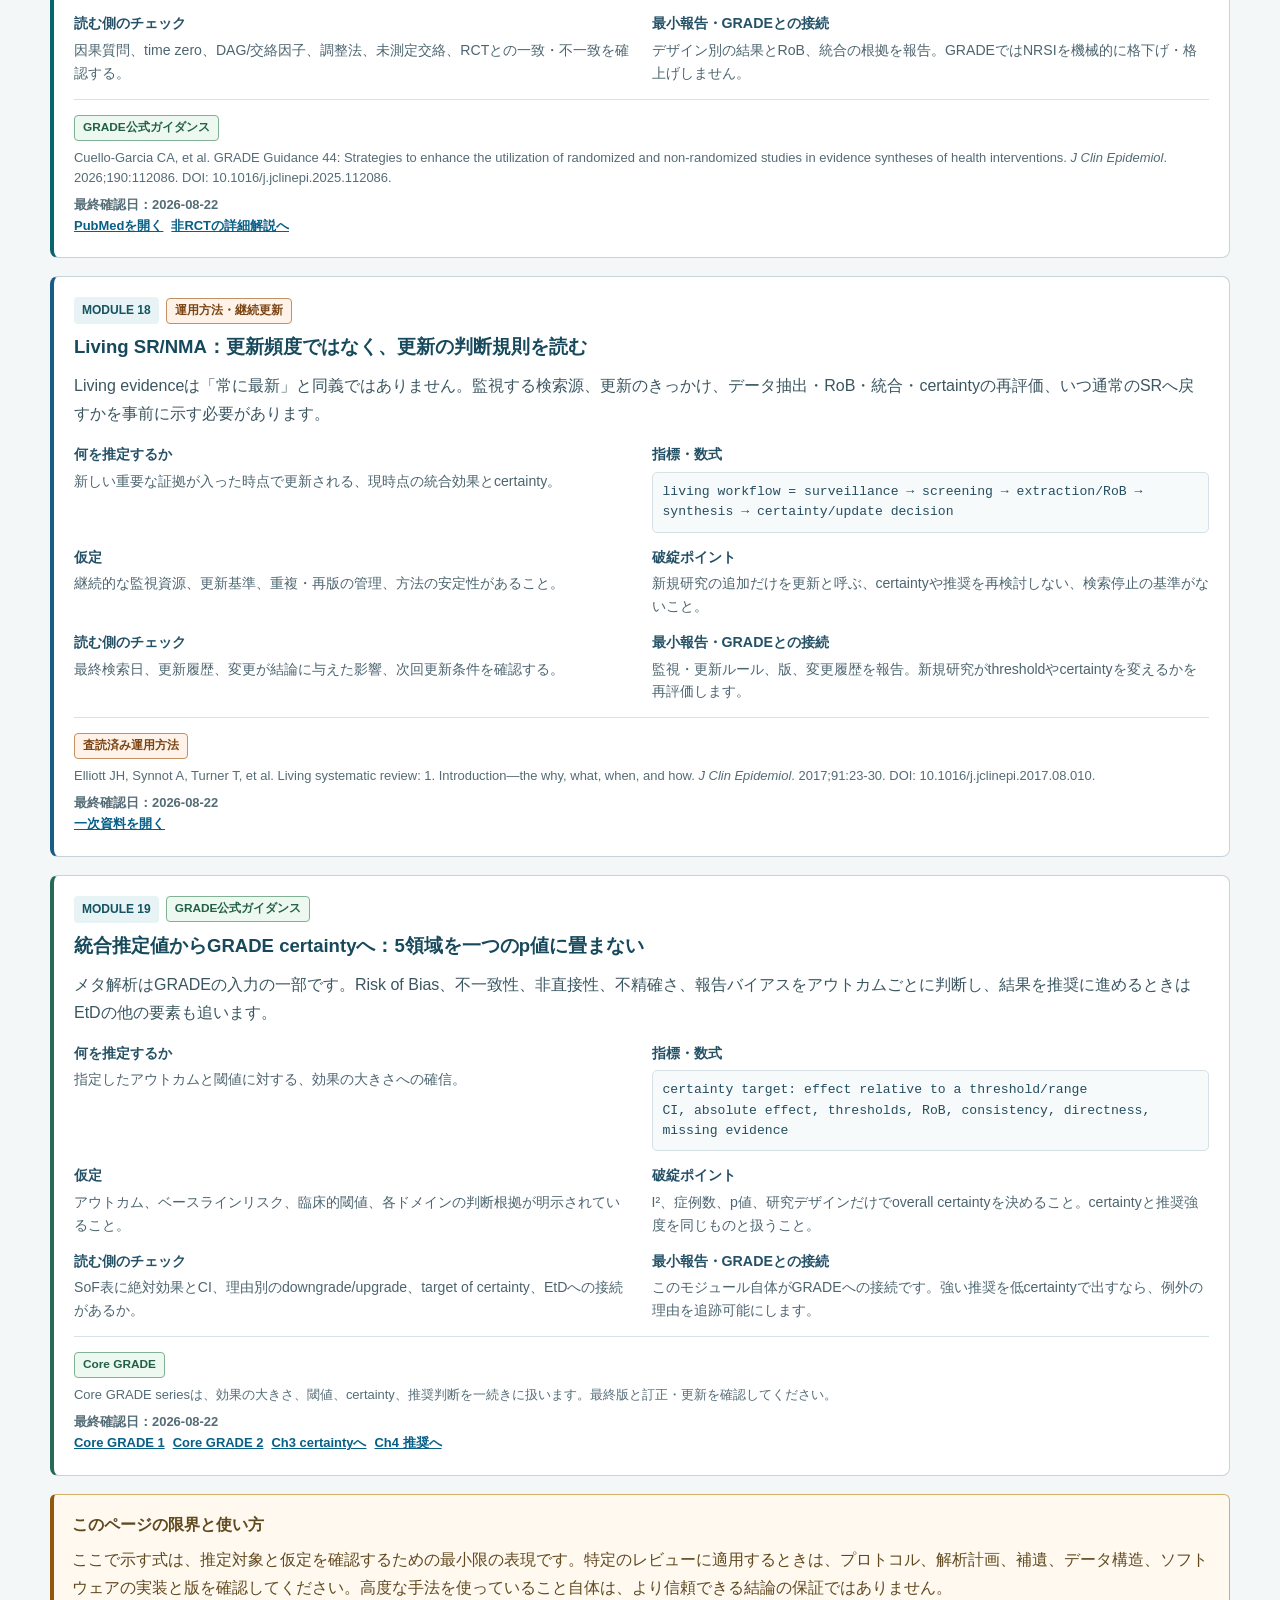
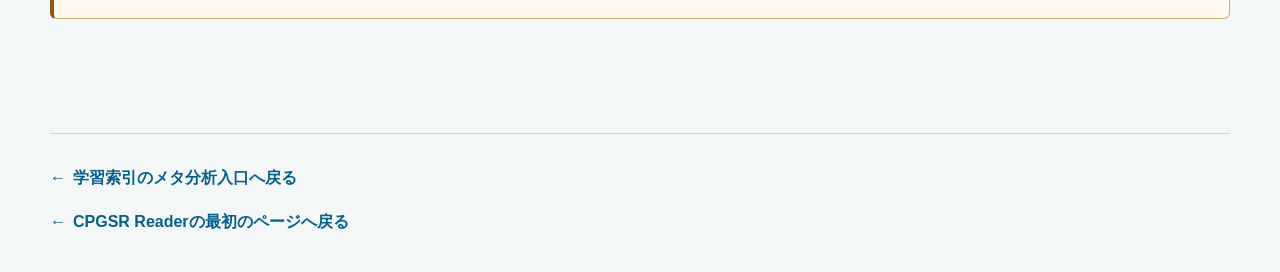
<file: meta-analysis-methods.html>
<!doctype html>
<html lang="ja">
<head>
  <meta charset="utf-8">
  <meta name="viewport" content="width=device-width, initial-scale=1, viewport-fit=cover">
  <meta name="description" content="メタ解析の数字・仮定・限界を、estimand、異質性、NMA、GRADEまで一続きに読むためのCPGSR Reader詳細学習ページ。">
  <meta name="theme-color" content="#124b65">
  <meta property="og:title" content="メタ解析の読み方：方法論とGRADE | CPGSR Reader">
  <meta property="og:description" content="統合推定値を、数式、仮定、破綻点、読み手のチェック、GRADEとの接続から読む詳細ページです。">
  <meta property="og:type" content="website">
  <link rel="canonical" href="https://mxe050.github.io/CPGSRuser/meta-analysis-methods.html">
  <title>メタ解析の読み方：方法論とGRADE | CPGSR Reader</title>
  <link rel="stylesheet" href="site-shell.css?v=8.0">
  <link rel="stylesheet" href="methods-library.css?v=1.0">
<link rel="stylesheet" href="reader-refresh.css?v=20260919">
<script src="reader-ui.js?v=20260919" defer></script>
</head>
<body class="methods-page">
  <a class="cpgsr-skip-link" href="#main-content">本文へ移動</a>
  <header class="cpgsr-global-header">
    <div class="cpgsr-header-inner">
      <div class="cpgsr-header-context">
        <a class="cpgsr-back-link" href="index.html#page-0">学習目次へ戻る</a>
        <nav class="cpgsr-breadcrumb" aria-label="パンくず">
          <a href="index.html#page-0">CPGSR Reader</a>
          <span class="cpgsr-breadcrumb-separator" aria-hidden="true">/</span>
          <a href="learning-index.html?view=topics&amp;topic=meta-analysis#topics">学習索引</a>
          <span class="cpgsr-breadcrumb-separator" aria-hidden="true">/</span>
          <span class="cpgsr-current-title" aria-current="page">メタ解析の読み方</span>
        </nav>
      </div>
      <a class="cpgsr-brand" href="index.html#page-0" aria-label="CPGSR Readerの最初のページへ戻る"><span class="cpgsr-brand-strong">CPGSR</span> Reader</a>
    </div>
  </header>

  <main id="main-content">
    <section class="methods-hero" aria-labelledby="meta-title">
      <div class="methods-wrap">
        <p class="methods-kicker">ADVANCED LEARNING / META-ANALYSIS</p>
        <h1 id="meta-title">メタ解析の読み方：方法論とGRADE</h1>
        <p class="methods-lead">メタ解析は、複数研究の結果を一つの数字に変えるだけの手法ではありません。<strong>同じ臨床質問・同じestimandを統合しているか、どの仮定に依存するか、臨床判断を変える不確かさが残るか</strong>を、統合推定値と同時に読みます。</p>
        <div class="methods-status-row" aria-label="資料の扱い">
          <span class="methods-chip">最終確認日：2026-08-22</span>
          <span class="methods-chip">19モジュール</span>
          <span class="methods-chip">公式資料・査読済み方法論を区別</span>
        </div>
        <div class="methods-crosslinks" aria-label="関連ページ">
          <a href="learning-index.html?view=topics&amp;topic=meta-analysis#topics">学習索引のメタ分析入口へ</a>
          <a href="advanced-statistics.html">統計学・因果推論を詳しく読む</a>
          <a href="non-rct-observational-studies.html">非RCT・観察研究を読む</a>
          <a href="oncology-outcomes.html">がんアウトカムを患者重要性から読む</a>
          <a href="guyatt-methodology-atlas.html#study-claims">Guyatt方法論の原著を読む</a>
          <a href="index.html#page-26">JAMA SRの要点へ</a>
          <a href="index.html#page-28">JAMA NMAの要点へ</a>
        </div>
      </div>
    </section>

    <section id="overview" class="methods-wrap methods-orientation" aria-labelledby="meta-use-title">
      <p class="methods-eyebrow">読み方の順序</p>
      <h2 id="meta-use-title">モデル名より前に、比較可能な問いかを確認する</h2>
      <p>forest plotのダイヤモンドやI<sup>2</sup>だけでは、統合結果を判断できません。まず対象、介入、比較、アウトカム、時間軸、intercurrent eventへの扱いを確認し、各研究が同じestimandに近いかを見ます。その後に重み、異質性、モデル、CI、予測区間、GRADEの順で検討します。</p>
      <nav class="methods-jump" aria-label="モジュール一覧">
        <h3>19のモジュール</h3>
        <ul class="methods-jump-list">
          <li><a href="#module-1">1. estimand</a></li><li><a href="#module-2">2. 逆分散重み</a></li><li><a href="#module-3">3. 固定・ランダム</a></li><li><a href="#module-4">4. 異質性</a></li><li><a href="#module-5">5. τ²推定</a></li><li><a href="#module-6">6. CIと推論</a></li><li><a href="#module-7">7. 予測区間</a></li><li><a href="#module-8">8. 少数研究</a></li><li><a href="#module-9">9. 稀なイベント</a></li><li><a href="#module-10">10. 依存効果量</a></li><li><a href="#module-11">11. 生存時間</a></li><li><a href="#module-12">12. IPD</a></li><li><a href="#module-13">13. 診断・用量</a></li><li><a href="#module-14">14. NMA</a></li><li><a href="#module-15">15. 成分NMA</a></li><li><a href="#module-16">16. estimand対応統合</a></li><li><a href="#module-17">17. RCTとNRSI</a></li><li><a href="#module-18">18. Living evidence</a></li><li><a href="#module-19">19. GRADE</a></li>
        </ul>
      </nav>
    </section>

    <div class="methods-wrap methods-content">
      <section class="methods-section" aria-labelledby="foundation-title">
        <header class="methods-section-heading">
          <p class="methods-eyebrow">Part 1. 統合する問いを定める</p>
          <h2 id="foundation-title" class="methods-section-title">推定値を足し合わせる前の確認</h2>
          <p>統計モデルは、比較不可能な研究を比較可能にしてはくれません。メタ解析の質は、統合前の問い・選択・データ化の透明性から決まります。</p>
        </header>
        <div class="method-modules">
          <article class="method-module" id="module-1">
            <div class="method-module-header"><span class="method-number">MODULE 1</span><span class="methods-status final">公式ガイダンス</span></div>
            <h3>estimand、効果指標、時間軸をそろえる</h3>
            <p>アウトカム名が同じでも、追跡時点、治療中止・救済治療・死亡の扱い、解析集団が違えば、推定している効果は異なります。メタ解析の前に、各研究がどの臨床質問に答えているかを表にします。</p>
            <div class="method-layout">
              <section class="method-detail"><h4>何を推定するか</h4><p>指定した集団で、比較する治療戦略の、指定アウトカム・時間点・intercurrent eventへの方針を伴う因果または記述的効果。</p></section>
              <section class="method-detail"><h4>指標・数式</h4><code class="method-formula">estimand = population + treatment conditions + variable + intercurrent-event strategy + summary measure</code></section>
              <section class="method-detail"><h4>仮定</h4><p>統合対象が、臨床的にも統計的にも十分近い問いを扱い、同じ尺度または妥当な変換で比較できること。</p></section>
              <section class="method-detail"><h4>破綻ポイント</h4><p>ITTとper-protocol、異なる追跡時点、異なる複合アウトカムを、一つの「効果」として無説明に統合すること。</p></section>
              <section class="method-detail"><h4>読む側のチェック</h4><p>PICO、時点、欠測・中止の扱いが研究ごとに表で見えるか。効果量の定義は同一か。</p></section>
              <section class="method-detail"><h4>最小報告・GRADEとの接続</h4><p>プロトコルにestimandと許容範囲、統合しない基準を記す。ずれは非直接性・不一致性、時にはRisk of Biasとして評価します。</p></section>
            </div>
            <div class="methods-source-strip"><span class="methods-status final">ICH最終版</span><p>ICH E9(R1), Addendum on Estimands and Sensitivity Analysis in Clinical Trials. 2019.</p><p class="methods-verified-date">最終確認日：2026-08-22</p><div class="methods-source-links"><a href="https://database.ich.org/sites/default/files/E9-R1_Step4_Guideline_2019_1203.pdf" target="_blank" rel="noopener">公式資料を開く</a><a href="advanced-statistics.html#estimand">本サイトのestimand解説</a></div></div>
          </article>

          <article class="method-module" id="module-2">
            <div class="method-module-header"><span class="method-number">MODULE 2</span><span class="methods-status methods">査読済み方法論</span></div>
            <h3>研究内の不確かさと逆分散重み</h3>
            <p>多くの連続・二値・対数効果量の統合では、より精密な研究ほど大きな重みを持ちます。ただし、重みが大きいことは、Risk of Biasが小さいことや患者に重要であることを意味しません。</p>
            <div class="method-layout">
              <section class="method-detail"><h4>何を推定するか</h4><p>各研究の効果量を、研究内の推定誤差を考慮して平均した統合効果。</p></section>
              <section class="method-detail"><h4>指標・数式</h4><code class="method-formula">wᵢ = 1 / SE(θᵢ)²&#10;θ̂ = Σ(wᵢθᵢ) / Σwᵢ</code></section>
              <section class="method-detail"><h4>仮定</h4><p>効果量と標準誤差が妥当に推定され、各入力が独立で、研究内分散が意味を持つこと。</p></section>
              <section class="method-detail"><h4>破綻ポイント</h4><p>同じ参加者を重複して数える、多群試験の共有対照を二重計上する、未調整と調整済み効果を混在させること。</p></section>
              <section class="method-detail"><h4>読む側のチェック</h4><p>forest plotの重みが、症例数、イベント数、SEと整合するか。大規模だが高RoBの研究が支配していないか。</p></section>
              <section class="method-detail"><h4>最小報告・GRADEとの接続</h4><p>入力効果量、SE・CIからの導出、尺度変換、重複回避を示す。重みだけでcertaintyを決めず、RoBと不精確さを別途評価します。</p></section>
            </div>
            <div class="methods-source-strip"><span class="methods-status final">Cochrane Handbook</span><p>Higgins JPT, Thomas J, Chandler J, et al, eds. <em>Cochrane Handbook for Systematic Reviews of Interventions</em>. 現行版。</p><p class="methods-verified-date">最終確認日：2026-08-22</p><div class="methods-source-links"><a href="https://training.cochrane.org/handbook/current" target="_blank" rel="noopener">公式ハンドブックを開く</a></div></div>
          </article>

          <article class="method-module" id="module-3">
            <div class="method-module-header"><span class="method-number">MODULE 3</span><span class="methods-status methods">査読済み方法論</span></div>
            <h3>固定効果とランダム効果は、正解の二択ではない</h3>
            <p>固定効果モデルは共通の真の効果を、ランダム効果モデルは研究間に分布する効果を想定します。どちらを選んでも、臨床的に異なる研究を無条件に統合する根拠にはなりません。</p>
            <div class="method-layout">
              <section class="method-detail"><h4>何を推定するか</h4><p>固定効果は共通効果、ランダム効果は分布の平均効果。読者は推定対象の違いを区別します。</p></section>
              <section class="method-detail"><h4>指標・数式</h4><code class="method-formula">fixed: wᵢ = 1 / vᵢ&#10;random: wᵢ* = 1 / (vᵢ + τ²)</code></section>
              <section class="method-detail"><h4>仮定</h4><p>固定効果は共通効果、ランダム効果は効果分布とその推定可能性を仮定します。</p></section>
              <section class="method-detail"><h4>破綻ポイント</h4><p>「random effectsだから異質性は解決した」「固定効果とランダム効果で有意なら採用」と読むこと。</p></section>
              <section class="method-detail"><h4>読む側のチェック</h4><p>選んだモデル、事前理由、τ²推定法、少数研究でのCI法を確認する。臨床的な相違を探索しているか。</p></section>
              <section class="method-detail"><h4>最小報告・GRADEとの接続</h4><p>モデル選択、効果量の分布、感度分析を報告。不一致性では研究間差の理由と、患者への影響を評価します。</p></section>
            </div>
            <div class="methods-source-strip"><span class="methods-status final">公式・現行ソフトウェア資料</span><p>RevManでは新規のランダム効果分析でREMLがτ²の既定推定法です。モデル設定とCI法は解析ごとに確認します。</p><p class="methods-verified-date">最終確認日：2026-08-22</p><div class="methods-source-links"><a href="https://documentation.cochrane.org/revman-kb/pre-define-analyses-260702251.html" target="_blank" rel="noopener">RevMan公式文書を開く</a></div></div>
          </article>

          <article class="method-module" id="module-4">
            <div class="method-module-header"><span class="method-number">MODULE 4</span><span class="methods-status methods">査読済み方法論</span></div>
            <h3>Q、τ²、I<sup>2</sup>、H²を役割別に読む</h3>
            <p>I<sup>2</sup>は異質性の唯一の判定器ではありません。研究数、研究内精度、効果尺度に依存し、固定の閾値でGRADEの不一致性や統合の可否を決めることはできません。</p>
            <div class="method-layout">
              <section class="method-detail"><h4>何を推定するか</h4><p>研究間の観測差のうち、偶然誤差だけでは説明しにくい部分と、その絶対的なばらつき。</p></section>
              <section class="method-detail"><h4>指標・数式</h4><code class="method-formula">Q = Σwᵢ(θᵢ − θ̂)²&#10;I² = max(0, (Q − df) / Q) × 100%&#10;H² = Q / df</code></section>
              <section class="method-detail"><h4>仮定</h4><p>Qの参照分布などの近似が妥当で、入力効果量の定義が比較可能であること。</p></section>
              <section class="method-detail"><h4>破綻ポイント</h4><p>「I<sup>2</sup> 50%を超えたから統合不能」「I<sup>2</sup>が低いから一貫」と固定カットオフだけで結論すること。</p></section>
              <section class="method-detail"><h4>読む側のチェック</h4><p>forest plot、効果の絶対差、方向、臨床・方法論的相違、τ²、予測区間を並べて見る。</p></section>
              <section class="method-detail"><h4>最小報告・GRADEとの接続</h4><p>Q、df、I²、τ²と視覚化を報告。GRADEの不一致性は、差の大きさ・理由・意思決定への影響から判断します。</p></section>
            </div>
            <div class="methods-source-strip"><span class="methods-status methods">査読済み方法論</span><p>Higgins JPT, Thompson SG. Quantifying heterogeneity in a meta-analysis. <em>Stat Med</em>. 2002;21:1539-1558. DOI: 10.1002/sim.1186.</p><p class="methods-verified-date">最終確認日：2026-08-22</p><div class="methods-source-links"><a href="https://doi.org/10.1002/sim.1186" target="_blank" rel="noopener">一次資料を開く</a><a href="index.html#page-9">Ch9 不一致性へ</a></div></div>
          </article>

          <article class="method-module" id="module-5">
            <div class="method-module-header"><span class="method-number">MODULE 5</span><span class="methods-status methods">査読済み方法論</span></div>
            <h3>τ²の推定法は、ランダム効果の結論を変え得る</h3>
            <p>DerSimonian-Laird、REML、Paule-Mandelなどのτ²推定法は同じ結果を保証しません。とくに研究数が少ないと、推定の不安定さが統合CIや予測区間に大きく影響します。</p>
            <div class="method-layout">
              <section class="method-detail"><h4>何を推定するか</h4><p>ランダム効果モデルにおける、真の研究間分散τ²。</p></section>
              <section class="method-detail"><h4>指標・数式</h4><code class="method-formula">Var(θᵢ) = vᵢ + τ²&#10;τ² estimator ∈ {DL, REML, Paule-Mandel, ...}</code></section>
              <section class="method-detail"><h4>仮定</h4><p>効果がある分布に従い、少数の研究からその分散を推定できるという近似。</p></section>
              <section class="method-detail"><h4>破綻ポイント</h4><p>τ²の推定法を示さない、τ²=0を「異質性なし」と断定する、複数法での頑健性を確認しないこと。</p></section>
              <section class="method-detail"><h4>読む側のチェック</h4><p>τ²推定法、ソフトウェア既定値、少数研究での感度分析、予測区間の変化を確認する。</p></section>
              <section class="method-detail"><h4>最小報告・GRADEとの接続</h4><p>τ²推定法とCI法を明記。推定法により臨床判断が変わるなら、不一致性・不精確さを慎重に扱います。</p></section>
            </div>
            <div class="methods-source-strip"><span class="methods-status methods">査読済み方法論</span><p>Veroniki AA, Jackson D, Viechtbauer W, et al. Methods to estimate the between-study variance and its uncertainty in meta-analysis. <em>Res Synth Methods</em>. 2016;7:55-79. DOI: 10.1002/jrsm.1164.</p><p class="methods-verified-date">最終確認日：2026-08-22</p><div class="methods-source-links"><a href="https://doi.org/10.1002/jrsm.1164" target="_blank" rel="noopener">一次資料を開く</a></div></div>
          </article>

          <article class="method-module" id="module-6">
            <div class="method-module-header"><span class="method-number">MODULE 6</span><span class="methods-status final">公式資料</span></div>
            <h3>Wald型CIとHKSJ型CIを、選択理由とともに読む</h3>
            <p>ランダム効果のCIでは、τ²を既知とみなすWald型近似と、τ²推定の不確かさをより反映するHartung-Knapp-Sidik-Jonkman（HKSJ）型などがあります。どちらも万能ではありません。</p>
            <div class="method-layout">
              <section class="method-detail"><h4>何を推定するか</h4><p>平均効果の不確かさ。研究間分散の推定誤差をどこまで取り込むかが焦点です。</p></section>
              <section class="method-detail"><h4>指標・数式</h4><code class="method-formula">Wald CI: θ̂ ± z × SE(θ̂)&#10;HKSJ CI: θ̂ ± t(k−1) × adjusted SE(θ̂)</code></section>
              <section class="method-detail"><h4>仮定</h4><p>正規近似またはt分布近似が機能し、効果量・分散のモデル化が妥当であること。</p></section>
              <section class="method-detail"><h4>破綻ポイント</h4><p>研究数が少ないのに既定のWald CIだけで精密とみなすこと、HKSJを自動的に常に優越と扱うこと。</p></section>
              <section class="method-detail"><h4>読む側のチェック</h4><p>CI法、研究数、τ²推定法、固定・ランダムの感度分析、閾値をまたぐかを確認する。</p></section>
              <section class="method-detail"><h4>最小報告・GRADEとの接続</h4><p>CI法を明記し、判断が変わる感度分析を示す。GRADEでは絶対効果CIと閾値の関係を見ます。</p></section>
            </div>
            <div class="methods-source-strip"><span class="methods-status final">RevMan公式文書</span><p>RevManの現行文書では、ランダム効果の要約CIはWald型が既定で、HKSJ型を選択できます。既定値を結果の正しさと同一視しません。</p><p class="methods-verified-date">最終確認日：2026-08-22</p><div class="methods-source-links"><a href="https://documentation.cochrane.org/revman-kb/pre-define-analyses-260702251.html" target="_blank" rel="noopener">RevMan公式文書を開く</a></div></div>
          </article>

          <article class="method-module" id="module-7">
            <div class="method-module-header"><span class="method-number">MODULE 7</span><span class="methods-status methods">査読済み方法論</span></div>
            <h3>予測区間：次の研究・場で起こり得る効果を見る</h3>
            <p>統合平均のCIは平均効果の不確かさ、予測区間は新しい類似研究で予想される真の効果の範囲を表します。臨床的な異質性が重要なとき、予測区間は有用ですが、少数研究では非常に不安定です。</p>
            <div class="method-layout">
              <section class="method-detail"><h4>何を推定するか</h4><p>新しい類似設定における真の効果の予測範囲。</p></section>
              <section class="method-detail"><h4>指標・数式</h4><code class="method-formula">prediction interval ≈ θ̂ ± t(k−2) × √(SE(θ̂)² + τ²)</code></section>
              <section class="method-detail"><h4>仮定</h4><p>研究間効果の分布、τ²推定、将来の場が同じ分布に属すること。</p></section>
              <section class="method-detail"><h4>破綻ポイント</h4><p>予測区間を予後予測や個人のCIと誤解すること、τ²の不確かさを忘れること。</p></section>
              <section class="method-detail"><h4>読む側のチェック</h4><p>平均CIと予測区間の両方、絶対効果の尺度、利益・害の閾値をまたぐかを確認する。</p></section>
              <section class="method-detail"><h4>最小報告・GRADEとの接続</h4><p>計算法と尺度を報告。予測区間が重要な閾値をまたぐなら、不一致性評価を再検討します。</p></section>
            </div>
            <div class="methods-source-strip"><span class="methods-status methods">査読済み方法論</span><p>IntHout J, Ioannidis JPA, Rovers MM, Goeman JJ. Plea for routinely presenting prediction intervals in meta-analysis. <em>BMJ Open</em>. 2016;6:e010247. DOI: 10.1136/bmjopen-2015-010247.</p><p class="methods-verified-date">最終確認日：2026-08-22</p><div class="methods-source-links"><a href="https://bmjopen.bmj.com/content/6/7/e010247" target="_blank" rel="noopener">一次資料を開く</a></div></div>
          </article>

          <article class="method-module" id="module-8">
            <div class="method-module-header"><span class="method-number">MODULE 8</span><span class="methods-status methods">査読済み方法論</span></div>
            <h3>少数研究、小規模研究効果、影響診断</h3>
            <p>研究が少ないと、異質性推定、funnel plot、メタ回帰、感度分析はいずれも不安定です。「検定で有意でない」ことは、問題がない証拠ではありません。</p>
            <div class="method-layout">
              <section class="method-detail"><h4>何を推定するか</h4><p>特定の研究を除外しても結論が保たれるか、規模や選択に関連した差があり得るか。</p></section>
              <section class="method-detail"><h4>指標・数式</h4><code class="method-formula">leave-one-out; influence diagnostics; contour-enhanced funnel plot&#10;small-study tests require adequate study count and compatible assumptions</code></section>
              <section class="method-detail"><h4>仮定</h4><p>研究数が十分で、規模以外の臨床・方法論的差を説明できること。</p></section>
              <section class="method-detail"><h4>破綻ポイント</h4><p>10研究未満のfunnel plotを「出版バイアスなし」と結論すること、除外後の有意性だけで感度分析を判定すること。</p></section>
              <section class="method-detail"><h4>読む側のチェック</h4><p>小規模研究が異なる患者・介入・時代を反映していないか。プロトコル、登録、未公表研究を探したか。</p></section>
              <section class="method-detail"><h4>最小報告・GRADEとの接続</h4><p>欠測エビデンスの探索、分析の適用条件、影響の大きさを報告。GRADEの報告バイアスはfunnel plotだけで決めません。</p></section>
            </div>
            <div class="methods-source-strip"><span class="methods-status final">Cochrane Handbook</span><p>funnel plotの非対称性には、出版・選択報告バイアスだけでなく、真の異質性、方法論差、偶然など複数の説明があります。</p><p class="methods-verified-date">最終確認日：2026-08-22</p><div class="methods-source-links"><a href="https://training.cochrane.org/handbook/current/chapter-13" target="_blank" rel="noopener">Cochrane Handbookを開く</a><a href="index.html#page-12">Ch12 Dissemination biasへ</a></div></div>
          </article>

          <article class="method-module" id="module-9">
            <div class="method-module-header"><span class="method-number">MODULE 9</span><span class="methods-status methods">査読済み方法論</span></div>
            <h3>稀なイベントとゼロイベント：安易な補正を避ける</h3>
            <p>片群または両群でイベントがゼロの研究では、OR/RRの計算や研究の扱いが方法により変わります。0.5の連続性補正、Peto法、Mantel-Haenszel、一般化線形混合モデルは、同じ状況で同じ答えを返しません。</p>
            <div class="method-layout">
              <section class="method-detail"><h4>何を推定するか</h4><p>低頻度の二値アウトカムについての相対・絶対効果。</p></section>
              <section class="method-detail"><h4>指標・数式</h4><code class="method-formula">2×2 table; continuity correction; MH / Peto / GLMM&#10;absolute risk requires event rate and follow-up context</code></section>
              <section class="method-detail"><h4>仮定</h4><p>選ぶモデルの希少性、群サイズ、効果の大きさ、ゼロ構造に関する条件が満たされること。</p></section>
              <section class="method-detail"><h4>破綻ポイント</h4><p>両群ゼロ研究を理由なく捨てる、同一の補正を全研究に当てる、稀な害を「差なし」と読むこと。</p></section>
              <section class="method-detail"><h4>読む側のチェック</h4><p>ゼロイベント研究の扱い、補正、感度分析、絶対イベント数、追跡時間を確認する。</p></section>
              <section class="method-detail"><h4>最小報告・GRADEとの接続</h4><p>各セル、分析法、除外ルール、感度分析を報告。CIが重要な害を除外できるかで不精確さを評価します。</p></section>
            </div>
            <div class="methods-source-strip"><span class="methods-status methods">査読済み方法論</span><p>Sweeting MJ, Sutton AJ, Lambert PC. What to add to nothing? Use and avoidance of continuity corrections in meta-analysis of sparse data. <em>Stat Med</em>. 2004;23:1351-1375. DOI: 10.1002/sim.1761.</p><p class="methods-verified-date">最終確認日：2026-08-22</p><div class="methods-source-links"><a href="https://doi.org/10.1002/sim.1761" target="_blank" rel="noopener">一次資料を開く</a></div></div>
          </article>

          <article class="method-module" id="module-10">
            <div class="method-module-header"><span class="method-number">MODULE 10</span><span class="methods-status methods">査読済み方法論</span></div>
            <h3>多群試験、複数アウトカム、依存効果量を独立扱いしない</h3>
            <p>共有対照を持つ多群試験、同じ参加者からの複数時点・複数アウトカム、クラスター研究では、効果量が相関します。独立とみなすと、同じ情報を複数回数えCIを過度に狭めます。</p>
            <div class="method-layout">
              <section class="method-detail"><h4>何を推定するか</h4><p>相関した複数の比較・アウトカムを、情報の重複を避けながら統合した効果。</p></section>
              <section class="method-detail"><h4>指標・数式</h4><code class="method-formula">Var(θ̂) uses covariance matrix Σ&#10;options: split shared control, multivariate model, multilevel model, RVE</code></section>
              <section class="method-detail"><h4>仮定</h4><p>相関構造を推定または保守的に扱えること。選んだ比較が臨床上意味を持つこと。</p></section>
              <section class="method-detail"><h4>破綻ポイント</h4><p>同じ対照群を二重計上する、最も有利な時点・アウトカムだけを選ぶ、相関をゼロと仮定すること。</p></section>
              <section class="method-detail"><h4>読む側のチェック</h4><p>多群試験の扱い、時点選択、複数アウトカムの事前ルール、クラスター補正の有無を確認する。</p></section>
              <section class="method-detail"><h4>最小報告・GRADEとの接続</h4><p>依存構造の処理と感度分析を報告。選択的報告や過精密なCIはRoB・不精確さの評価に関わります。</p></section>
            </div>
            <div class="methods-source-strip"><span class="methods-status final">Cochrane Handbook</span><p>複数群試験や複数の比較を扱う際は、共有参加者の重複を避ける方法を事前に定めます。</p><p class="methods-verified-date">最終確認日：2026-08-22</p><div class="methods-source-links"><a href="https://training.cochrane.org/handbook/current/chapter-06" target="_blank" rel="noopener">Cochrane Handbookを開く</a></div></div>
          </article>
        </div>
      </section>

      <section class="methods-section" aria-labelledby="advanced-title">
        <header class="methods-section-heading">
          <p class="methods-eyebrow">Part 2. 研究デザインに応じた統合</p>
          <h2 id="advanced-title" class="methods-section-title">複雑なデータほど、問いと仮定を明示する</h2>
          <p>生存時間、個票、診断・用量、ネットワーク、観察研究では、通常の二群比較をそのまま当てはめられないことがあります。</p>
        </header>
        <div class="method-modules">
          <article class="method-module" id="module-11">
            <div class="method-module-header"><span class="method-number">MODULE 11</span><span class="methods-status methods">査読済み方法論</span></div>
            <h3>生存時間・HR・非比例ハザードを読む</h3>
            <p>HRは追跡中の瞬間的なhazardの比をモデルで要約したもので、リスク比や生存期間の比ではありません。比例ハザードが成り立たないとき、単一のHRは時間依存の効果を隠すことがあります。</p>
            <div class="method-layout">
              <section class="method-detail"><h4>何を推定するか</h4><p>time-to-event効果。HR、指定時点の生存差、RMST差など、estimandに応じて異なります。</p></section>
              <section class="method-detail"><h4>指標・数式</h4><code class="method-formula">HR(t) = h₁(t) / h₀(t)&#10;RMST(0,τ) = ∫₀^τ S(t) dt&#10;ΔRMST = RMST₁ − RMST₀</code></section>
              <section class="method-detail"><h4>仮定</h4><p>HR統合では比例ハザード・ログHRの近似など。RMSTでは指定τまでの追跡と打ち切りの仮定が重要です。</p></section>
              <section class="method-detail"><h4>破綻ポイント</h4><p>HR 0.70を「死亡が30%減る」と翻訳する、曲線が交差しているのに単一HRだけで結論すること。</p></section>
              <section class="method-detail"><h4>読む側のチェック</h4><p>Kaplan-Meier曲線、リスク集合、追跡期間、PH検討、RMST・時点別絶対差の有無を確認する。</p></section>
              <section class="method-detail"><h4>最小報告・GRADEとの接続</h4><p>効果指標、時点、打ち切り、PHの検討を報告。患者重要アウトカムとしての生存・症状との非直接性も検討します。</p></section>
            </div>
            <div class="methods-source-strip"><span class="methods-status methods">査読済み方法論</span><p>Tierney JF, Stewart LA, Ghersi D, Burdett S, Sydes MR. Practical methods for incorporating summary time-to-event data into meta-analysis. <em>Trials</em>. 2007;8:16. DOI: 10.1186/1745-6215-8-16.</p><p class="methods-verified-date">最終確認日：2026-08-22</p><div class="methods-source-links"><a href="https://trialsjournal.biomedcentral.com/articles/10.1186/1745-6215-8-16" target="_blank" rel="noopener">一次資料を開く</a><a href="oncology-outcomes.html#onc2">がんアウトカムへ</a></div></div>
          </article>

          <article class="method-module" id="module-12">
            <div class="method-module-header"><span class="method-number">MODULE 12</span><span class="methods-status methods">査読済み方法論</span></div>
            <h3>IPDメタ解析：個票があっても、自動的に高品質ではない</h3>
            <p>individual participant data（IPD）は、定義をそろえ、time-to-eventやサブグループを再解析できる強みがあります。一方で、得られない研究、データ品質、解析計画、研究間の差は依然として重要です。</p>
            <div class="method-layout">
              <section class="method-detail"><h4>何を推定するか</h4><p>個票を用いて再定義・標準化した、参加者レベルまたは集団平均の効果。</p></section>
              <section class="method-detail"><h4>指標・数式</h4><code class="method-formula">one-stage: hierarchical participant-level model&#10;two-stage: study-specific estimate → meta-analysis</code></section>
              <section class="method-detail"><h4>仮定</h4><p>IPDの受領・検証が適切で、提供されない研究による偏りを評価できること。</p></section>
              <section class="method-detail"><h4>破綻ポイント</h4><p>入手できた研究だけで結論する、データ清掃・再現性の説明がない、サブグループの生態学的バイアスを見落とすこと。</p></section>
              <section class="method-detail"><h4>読む側のチェック</h4><p>招請研究と提供研究、データ検証、解析方式、欠けたIPDの扱い、集計データとの比較を確認する。</p></section>
              <section class="method-detail"><h4>最小報告・GRADEとの接続</h4><p>取得率、検証、解析計画、提供されない研究を報告。IPDという形式だけでRoBや報告バイアスを低くしません。</p></section>
            </div>
            <div class="methods-source-strip"><span class="methods-status reporting">報告ガイドライン</span><p>Stewart LA, Clarke M, Rovers M, et al. Preferred Reporting Items for Systematic Review and Meta-Analyses of individual participant data: the PRISMA-IPD Statement. <em>JAMA</em>. 2015;313:1657-1665. DOI: 10.1001/jama.2015.3656.</p><p class="methods-verified-date">最終確認日：2026-08-22</p><div class="methods-source-links"><a href="https://doi.org/10.1001/jama.2015.3656" target="_blank" rel="noopener">一次資料を開く</a></div></div>
          </article>

          <article class="method-module" id="module-13">
            <div class="method-module-header"><span class="method-number">MODULE 13</span><span class="methods-status methods">査読済み方法論</span></div>
            <h3>診断精度と用量反応は、通常のOR統合と別の問いを持つ</h3>
            <p>診断研究では感度と特異度のトレードオフ、用量反応では曝露・用量の連続性と形状を扱います。一つの平均ORに変換すると、臨床で必要な閾値や曲線の情報を失うことがあります。</p>
            <div class="method-layout">
              <section class="method-detail"><h4>何を推定するか</h4><p>診断では閾値ごとの感度・特異度、用量反応では用量と効果の関数。</p></section>
              <section class="method-detail"><h4>指標・数式</h4><code class="method-formula">diagnostic: logit(Sensᵢ), logit(Specᵢ) with bivariate/HSROC model&#10;dose-response: f(dose), often spline/meta-regression</code></section>
              <section class="method-detail"><h4>仮定</h4><p>参照標準、対象スペクトラム、閾値・用量測定、形状のモデル化が妥当であること。</p></section>
              <section class="method-detail"><h4>破綻ポイント</h4><p>感度だけを高性能と読む、異なる判定閾値を一つに混ぜる、用量を線形と決め打ちすること。</p></section>
              <section class="method-detail"><h4>読む側のチェック</h4><p>閾値、参照標準、対象患者、曲線形状、推定範囲外への外挿を確認する。</p></section>
              <section class="method-detail"><h4>最小報告・GRADEとの接続</h4><p>閾値・参照標準・モデルを報告。診断は患者重要アウトカムへのつながり、用量は非直接性と不精確さを評価します。</p></section>
            </div>
            <div class="methods-source-strip"><span class="methods-status final">Cochrane Handbook</span><p>Cochrane Handbookには診断精度レビューの統合方法が別に整理されています。通常の介入効果メタ解析の手順を流用しないでください。</p><p class="methods-verified-date">最終確認日：2026-08-22</p><div class="methods-source-links"><a href="https://training.cochrane.org/handbook-dta/current" target="_blank" rel="noopener">診断精度ハンドブックを開く</a></div></div>
          </article>

          <article class="method-module" id="module-14">
            <div class="method-module-header"><span class="method-number">MODULE 14</span><span class="methods-status final">GRADE公式ガイダンス</span></div>
            <h3>ネットワークメタ解析：transitivity、consistency、順位の不確実性</h3>
            <p>NMAは、直接比較と間接比較を結び、多数の介入を比較します。比較可能性（transitivity）と直接・間接の整合性（consistency/incoherence）が保たれなければ、ネットワーク全体の数字は臨床結論を支えません。</p>
            <div class="method-layout">
              <section class="method-detail"><h4>何を推定するか</h4><p>共通のネットワーク内で、任意の二介入の相対効果とそのcertainty。</p></section>
              <section class="method-detail"><h4>指標・数式</h4><code class="method-formula">d_AC = d_AB + d_BC (consistency relation)&#10;ranking (e.g., SUCRA) is not an effect estimate</code></section>
              <section class="method-detail"><h4>仮定</h4><p>effect modifierの分布が比較間で十分似ること、直接・間接証拠の整合性、ネットワーク連結性。</p></section>
              <section class="method-detail"><h4>破綻ポイント</h4><p>順位だけで最良の治療を決める、直接比較と間接比較のずれを見ない、異なるdose・集団を混ぜること。</p></section>
              <section class="method-detail"><h4>読む側のチェック</h4><p>ネットワーク図、各比較の根拠、effect modifier、incoherence、絶対効果、certaintyを確認する。</p></section>
              <section class="method-detail"><h4>最小報告・GRADEとの接続</h4><p>transitivityの判断、consistency評価、各比較のcertaintyを報告。GRADEは直接・間接・ネットワーク推定を分けて評価します。</p></section>
            </div>
            <div class="methods-source-strip"><span class="methods-status final">GRADE公式ガイダンス</span><p>Brignardello-Petersen R, Florez ID, Izcovich A, et al. GRADE approach to drawing conclusions from a network meta-analysis using a minimally contextualised framework. <em>BMJ</em>. 2020;371:m3900. DOI: 10.1136/bmj.m3900.</p><p class="methods-verified-date">最終確認日：2026-08-22</p><div class="methods-source-links"><a href="https://www.bmj.com/content/371/bmj.m3900" target="_blank" rel="noopener">一次資料を開く</a><a href="index.html#page-28">JAMA NMAへ</a></div></div>
          </article>

          <article class="method-module" id="module-15">
            <div class="method-module-header"><span class="method-number">MODULE 15</span><span class="methods-status emerging">発展的手法</span></div>
            <h3>成分ネットワークメタ解析：複合介入を成分に分ける前に</h3>
            <p>component NMA（CNMA）は、複合介入の各成分の寄与を推定しようとする発展的手法です。加法性、交互作用、成分の定義、データの十分性への仮定が強く、通常NMAより慎重な解釈が必要です。</p>
            <div class="method-layout">
              <section class="method-detail"><h4>何を推定するか</h4><p>複合介入を構成する成分の効果、または成分の組合せ効果。</p></section>
              <section class="method-detail"><h4>指標・数式</h4><code class="method-formula">effect(combination) ≈ Σ component effects (+ interaction terms)</code></section>
              <section class="method-detail"><h4>仮定</h4><p>成分の定義が一貫し、加法性または指定した相互作用構造が妥当で、ネットワークに情報があること。</p></section>
              <section class="method-detail"><h4>破綻ポイント</h4><p>名前だけで成分が同じとみなす、複合介入の文脈を失う、データ不足を複雑なモデルで補うこと。</p></section>
              <section class="method-detail"><h4>読む側のチェック</h4><p>成分表、交互作用の扱い、事前仮説、通常NMAとの整合性、予測の外挿を確認する。</p></section>
              <section class="method-detail"><h4>最小報告・GRADEとの接続</h4><p>成分の操作的定義、モデル、仮定、感度分析を報告。間接性・不精確さ・モデル依存性を明示します。</p></section>
            </div>
            <div class="methods-source-strip"><span class="methods-status emerging">査読済み・発展的手法</span><p>Rücker G, Petropoulou M, Schwarzer G. Network meta-analysis of multicomponent interventions. <em>Biom J</em>. 2020;62:808-821. DOI: 10.1002/bimj.201800167.</p><p class="methods-verified-date">最終確認日：2026-08-22</p><div class="methods-source-links"><a href="https://doi.org/10.1002/bimj.201800167" target="_blank" rel="noopener">一次資料を開く</a></div></div>
          </article>

          <article class="method-module" id="module-16">
            <div class="method-module-header"><span class="method-number">MODULE 16</span><span class="methods-status emerging">発展的手法</span></div>
            <h3>estimand-aware synthesis：異なる治療後事象を隠さない</h3>
            <p>近年の試験報告はestimandを明示する方向にあります。SRでは、intercurrent eventへの方針が違う結果を一つに統合する前に、それぞれがどの意思決定に答えるかを整理します。</p>
            <div class="method-layout">
              <section class="method-detail"><h4>何を推定するか</h4><p>治療中止・救済治療・死亡などを明示した、意思決定に対応する統合効果。</p></section>
              <section class="method-detail"><h4>指標・数式</h4><code class="method-formula">do not pool by outcome label alone;&#10;align intercurrent-event strategies before pooling</code></section>
              <section class="method-detail"><h4>仮定</h4><p>研究報告からestimandを復元でき、類似の方針をグループ化する根拠があること。</p></section>
              <section class="method-detail"><h4>破綻ポイント</h4><p>治療中止後を含む効果と、治療中のみの効果を「同じアウトカム」として平均すること。</p></section>
              <section class="method-detail"><h4>読む側のチェック</h4><p>中止・救済・死亡・欠測を研究ごとにどう扱ったか。主解析と感度分析が同じ問いを保つか。</p></section>
              <section class="method-detail"><h4>最小報告・GRADEとの接続</h4><p>estimand対応表、統合根拠、別統合・感度分析を報告。ずれは非直接性と不一致性の評価対象です。</p></section>
            </div>
            <div class="methods-source-strip"><span class="methods-status final">ICH最終版</span><p>ICH E9(R1)は試験のestimandを定義します。SRがその違いをどう扱うかは、明示的な方法論判断として示す必要があります。</p><p class="methods-verified-date">最終確認日：2026-08-22</p><div class="methods-source-links"><a href="https://database.ich.org/sites/default/files/E9-R1_Step4_Guideline_2019_1203.pdf" target="_blank" rel="noopener">公式資料を開く</a></div></div>
          </article>

          <article class="method-module" id="module-17">
            <div class="method-module-header"><span class="method-number">MODULE 17</span><span class="methods-status final">GRADE公式ガイダンス</span></div>
            <h3>RCTと非RCT・観察研究を統合するとき</h3>
            <p>観察研究を混ぜればエビデンスが増えるとは限りません。target trial、time zero、交絡制御、測定、選択、調整済み推定値の意味を検討し、RCTとNRSIを補完的に使う理由を先に定めます。</p>
            <div class="method-layout">
              <section class="method-detail"><h4>何を推定するか</h4><p>同じ因果効果を狙うRCTとNRSIの証拠が、どの問いで補完し合うか。</p></section>
              <section class="method-detail"><h4>指標・数式</h4><code class="method-formula">adjusted effect ≠ unadjusted event-count comparison&#10;target trial: eligibility + time zero + strategies + follow-up + causal contrast</code></section>
              <section class="method-detail"><h4>仮定</h4><p>比較可能性、未測定交絡の限界、各デザインのバイアス構造を評価できること。</p></section>
              <section class="method-detail"><h4>破綻ポイント</h4><p>生のイベント数を治療効果として統合する、単変量p値だけで調整因子を選ぶ、RCTとNRSIを同じRoBとみなすこと。</p></section>
              <section class="method-detail"><h4>読む側のチェック</h4><p>因果質問、time zero、DAG/交絡因子、調整法、未測定交絡、RCTとの一致・不一致を確認する。</p></section>
              <section class="method-detail"><h4>最小報告・GRADEとの接続</h4><p>デザイン別の結果とRoB、統合の根拠を報告。GRADEではNRSIを機械的に格下げ・格上げしません。</p></section>
            </div>
            <div class="methods-source-strip"><span class="methods-status final">GRADE公式ガイダンス</span><p>Cuello-Garcia CA, et al. GRADE Guidance 44: Strategies to enhance the utilization of randomized and non-randomized studies in evidence syntheses of health interventions. <em>J Clin Epidemiol</em>. 2026;190:112086. DOI: 10.1016/j.jclinepi.2025.112086.</p><p class="methods-verified-date">最終確認日：2026-08-22</p><div class="methods-source-links"><a href="https://pubmed.ncbi.nlm.nih.gov/41285282/" target="_blank" rel="noopener">PubMedを開く</a><a href="non-rct-observational-studies.html#13a">非RCTの詳細解説へ</a></div></div>
          </article>

          <article class="method-module" id="module-18">
            <div class="method-module-header"><span class="method-number">MODULE 18</span><span class="methods-status emerging">運用方法・継続更新</span></div>
            <h3>Living SR/NMA：更新頻度ではなく、更新の判断規則を読む</h3>
            <p>Living evidenceは「常に最新」と同義ではありません。監視する検索源、更新のきっかけ、データ抽出・RoB・統合・certaintyの再評価、いつ通常のSRへ戻すかを事前に示す必要があります。</p>
            <div class="method-layout">
              <section class="method-detail"><h4>何を推定するか</h4><p>新しい重要な証拠が入った時点で更新される、現時点の統合効果とcertainty。</p></section>
              <section class="method-detail"><h4>指標・数式</h4><code class="method-formula">living workflow = surveillance → screening → extraction/RoB → synthesis → certainty/update decision</code></section>
              <section class="method-detail"><h4>仮定</h4><p>継続的な監視資源、更新基準、重複・再版の管理、方法の安定性があること。</p></section>
              <section class="method-detail"><h4>破綻ポイント</h4><p>新規研究の追加だけを更新と呼ぶ、certaintyや推奨を再検討しない、検索停止の基準がないこと。</p></section>
              <section class="method-detail"><h4>読む側のチェック</h4><p>最終検索日、更新履歴、変更が結論に与えた影響、次回更新条件を確認する。</p></section>
              <section class="method-detail"><h4>最小報告・GRADEとの接続</h4><p>監視・更新ルール、版、変更履歴を報告。新規研究がthresholdやcertaintyを変えるかを再評価します。</p></section>
            </div>
            <div class="methods-source-strip"><span class="methods-status emerging">査読済み運用方法</span><p>Elliott JH, Synnot A, Turner T, et al. Living systematic review: 1. Introduction—the why, what, when, and how. <em>J Clin Epidemiol</em>. 2017;91:23-30. DOI: 10.1016/j.jclinepi.2017.08.010.</p><p class="methods-verified-date">最終確認日：2026-08-22</p><div class="methods-source-links"><a href="https://doi.org/10.1016/j.jclinepi.2017.08.010" target="_blank" rel="noopener">一次資料を開く</a></div></div>
          </article>

          <article class="method-module" id="module-19">
            <div class="method-module-header"><span class="method-number">MODULE 19</span><span class="methods-status final">GRADE公式ガイダンス</span></div>
            <h3>統合推定値からGRADE certaintyへ：5領域を一つのp値に畳まない</h3>
            <p>メタ解析はGRADEの入力の一部です。Risk of Bias、不一致性、非直接性、不精確さ、報告バイアスをアウトカムごとに判断し、結果を推奨に進めるときはEtDの他の要素も追います。</p>
            <div class="method-layout">
              <section class="method-detail"><h4>何を推定するか</h4><p>指定したアウトカムと閾値に対する、効果の大きさへの確信。</p></section>
              <section class="method-detail"><h4>指標・数式</h4><code class="method-formula">certainty target: effect relative to a threshold/range&#10;CI, absolute effect, thresholds, RoB, consistency, directness, missing evidence</code></section>
              <section class="method-detail"><h4>仮定</h4><p>アウトカム、ベースラインリスク、臨床的閾値、各ドメインの判断根拠が明示されていること。</p></section>
              <section class="method-detail"><h4>破綻ポイント</h4><p>I²、症例数、p値、研究デザインだけでoverall certaintyを決めること。certaintyと推奨強度を同じものと扱うこと。</p></section>
              <section class="method-detail"><h4>読む側のチェック</h4><p>SoF表に絶対効果とCI、理由別のdowngrade/upgrade、target of certainty、EtDへの接続があるか。</p></section>
              <section class="method-detail"><h4>最小報告・GRADEとの接続</h4><p>このモジュール自体がGRADEへの接続です。強い推奨を低certaintyで出すなら、例外の理由を追跡可能にします。</p></section>
            </div>
            <div class="methods-source-strip"><span class="methods-status final">Core GRADE</span><p>Core GRADE seriesは、効果の大きさ、閾値、certainty、推奨判断を一続きに扱います。最終版と訂正・更新を確認してください。</p><p class="methods-verified-date">最終確認日：2026-08-22</p><div class="methods-source-links"><a href="https://www.bmj.com/content/389/bmj-2024-081903" target="_blank" rel="noopener">Core GRADE 1</a><a href="https://www.bmj.com/content/389/bmj-2024-081904" target="_blank" rel="noopener">Core GRADE 2</a><a href="index.html#page-3">Ch3 certaintyへ</a><a href="index.html#page-4">Ch4 推奨へ</a></div></div>
          </article>
        </div>
      </section>

      <aside class="methods-notice" aria-labelledby="meta-notice-title">
        <h3 id="meta-notice-title">このページの限界と使い方</h3>
        <p>ここで示す式は、推定対象と仮定を確認するための最小限の表現です。特定のレビューに適用するときは、プロトコル、解析計画、補遺、データ構造、ソフトウェアの実装と版を確認してください。高度な手法を使っていること自体は、より信頼できる結論の保証ではありません。</p>
      </aside>
    </div>
  </main>

  <footer class="cpgsr-page-footer">
    <a href="learning-index.html?view=topics&amp;topic=meta-analysis#topics">学習索引のメタ分析入口へ戻る</a>
    <br>
    <a href="index.html#page-0">CPGSR Readerの最初のページへ戻る</a>
  </footer>
</body>
</html>
</file>
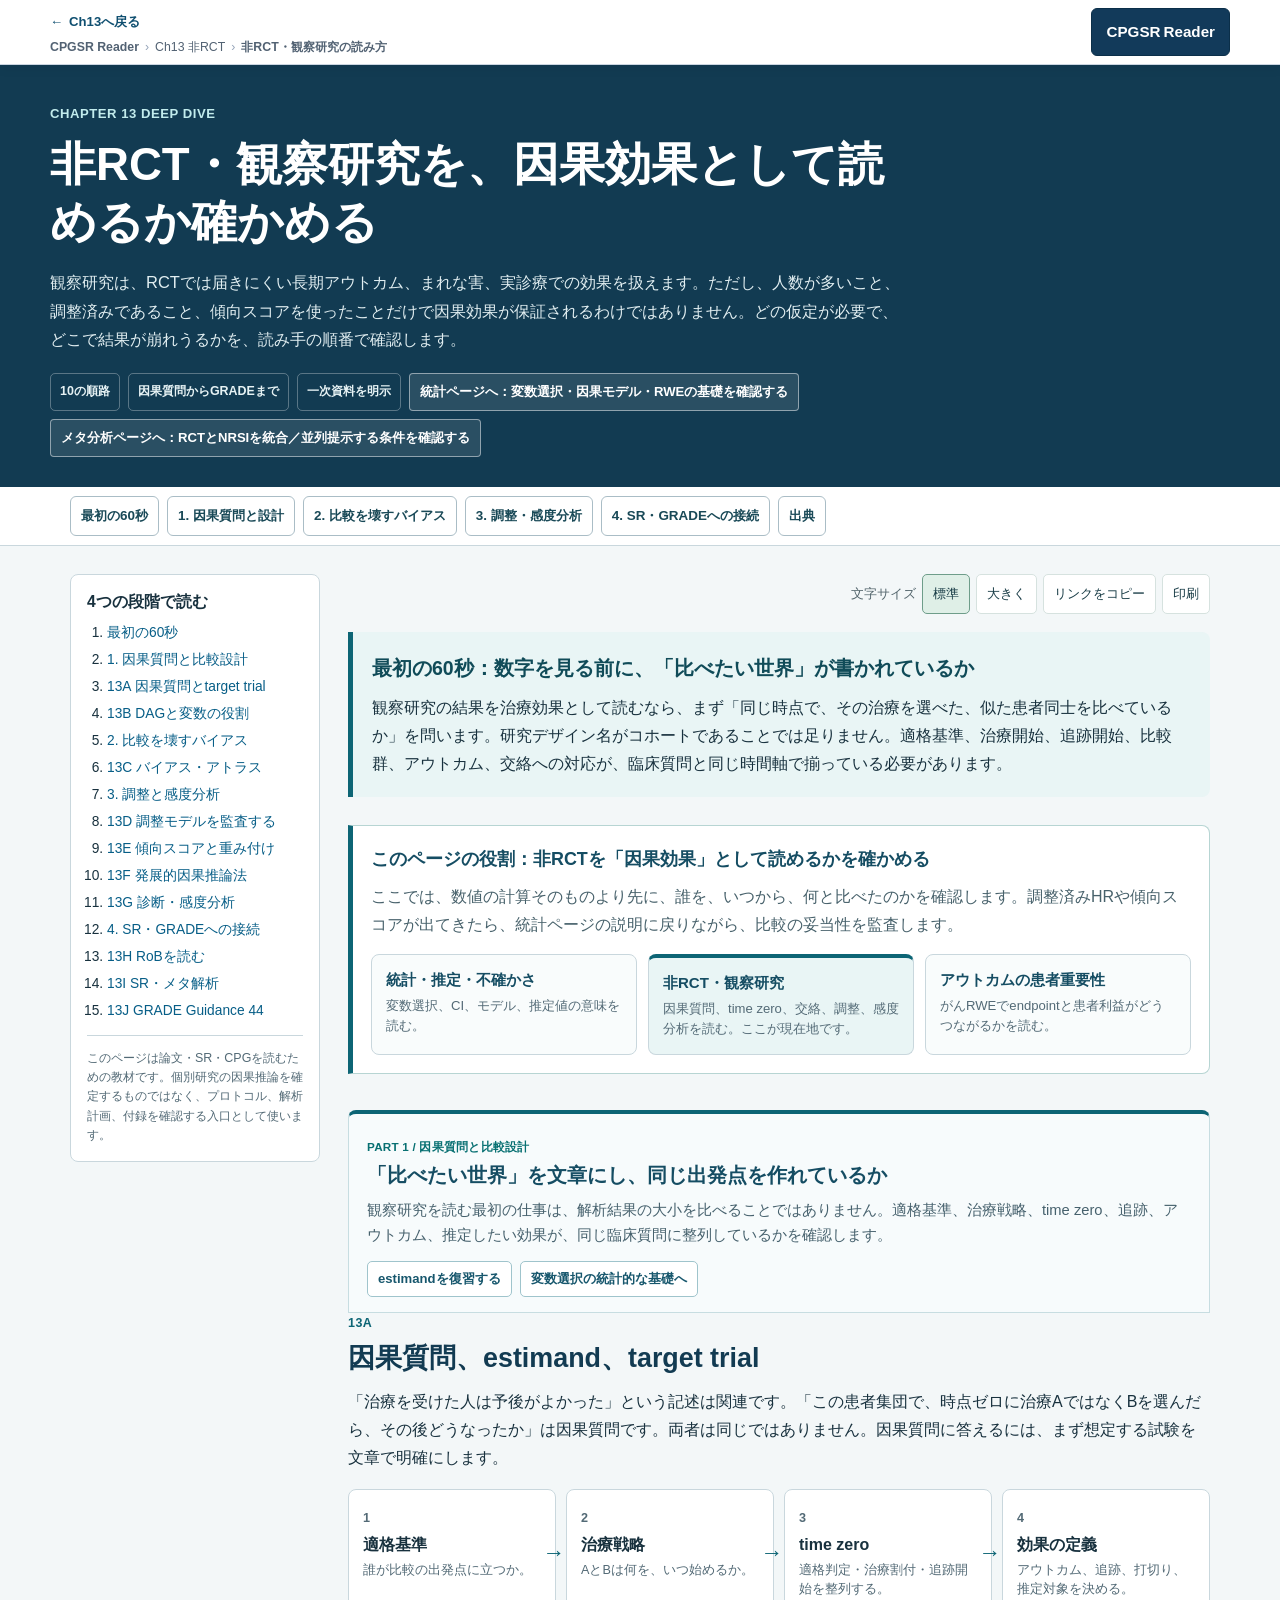
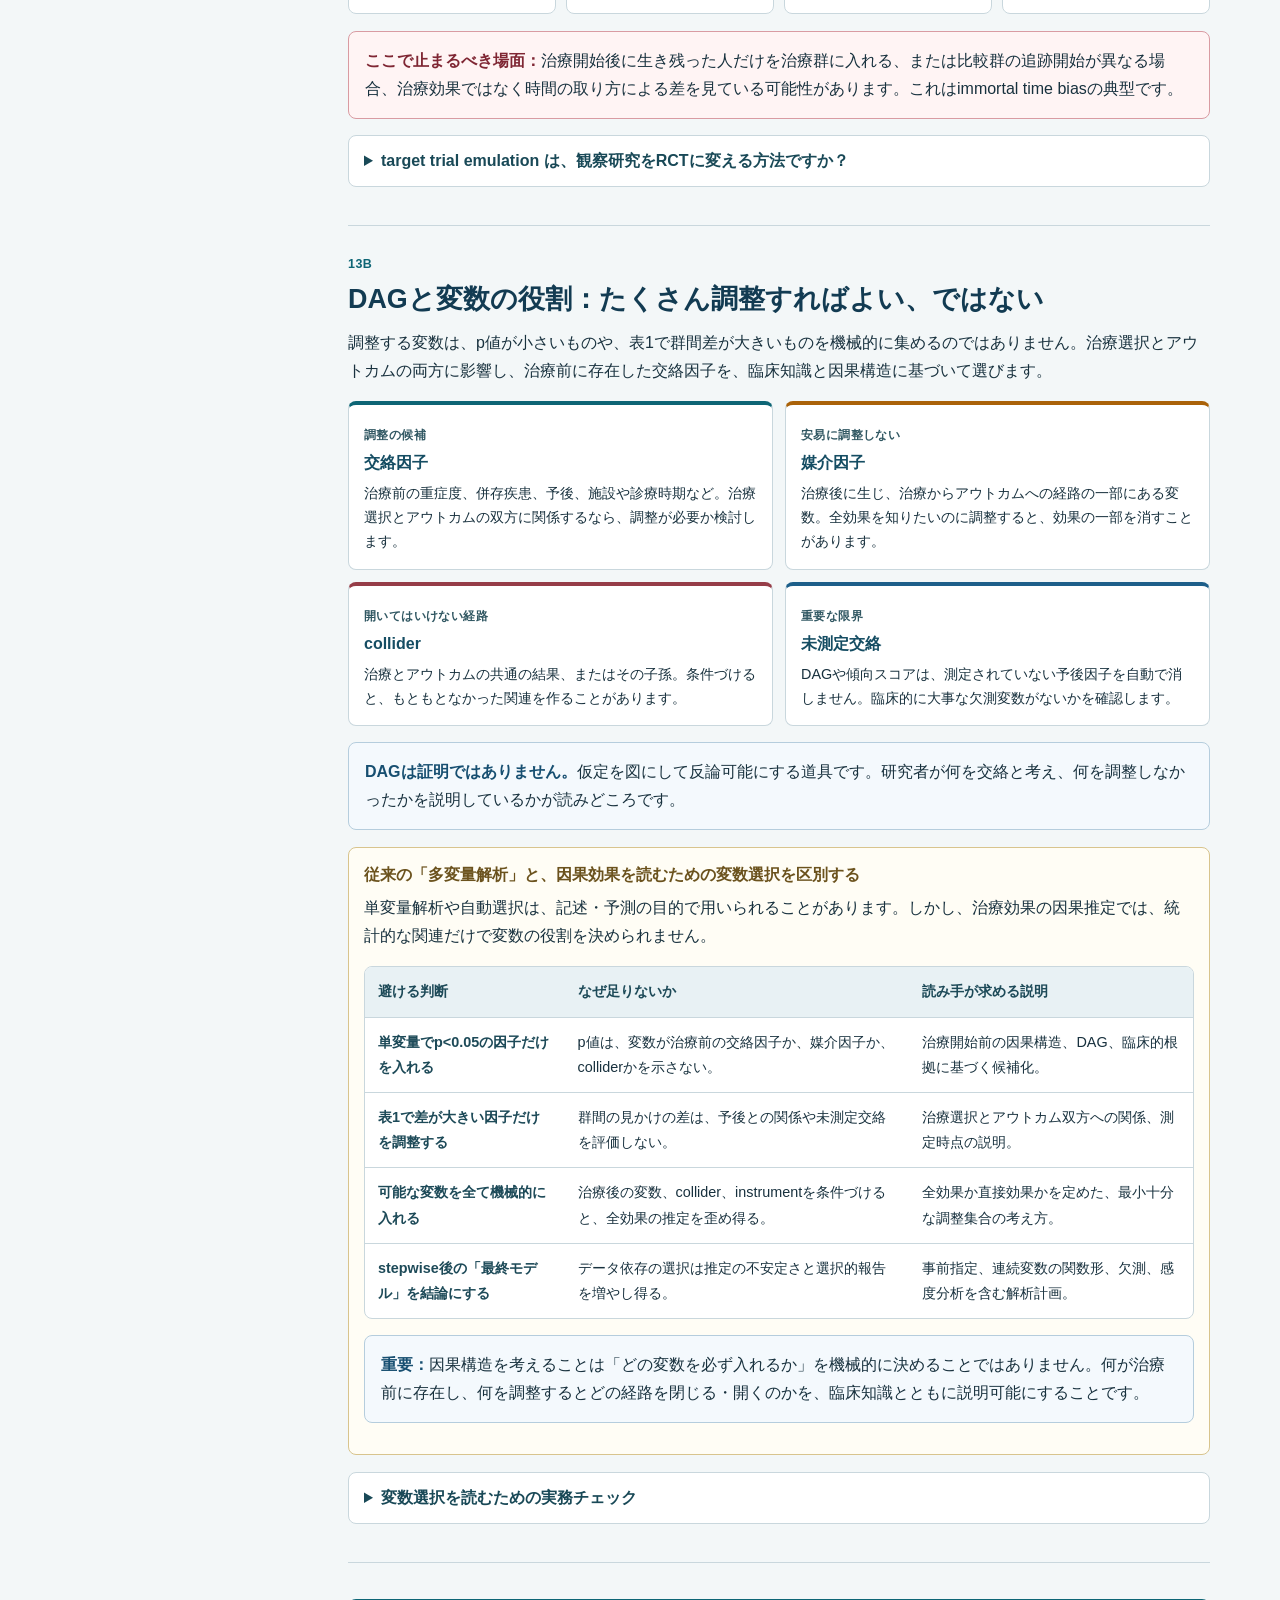
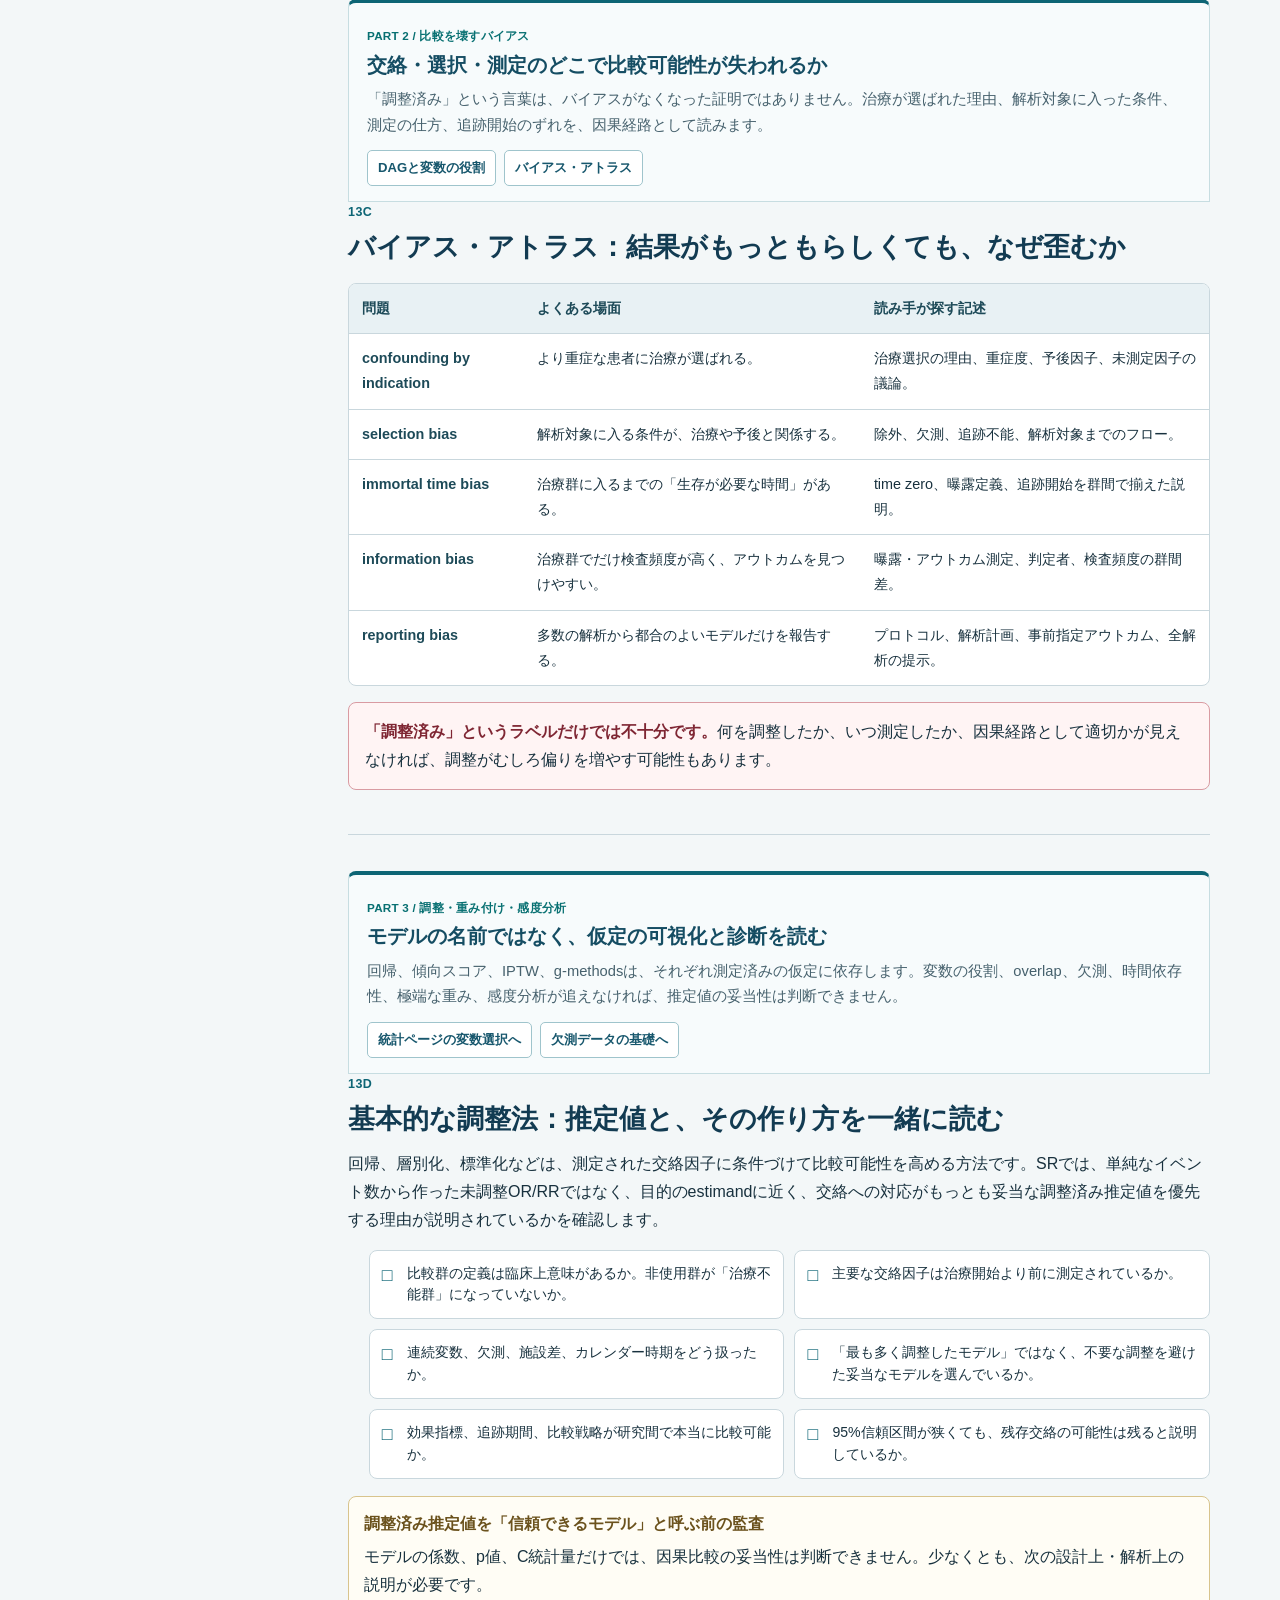
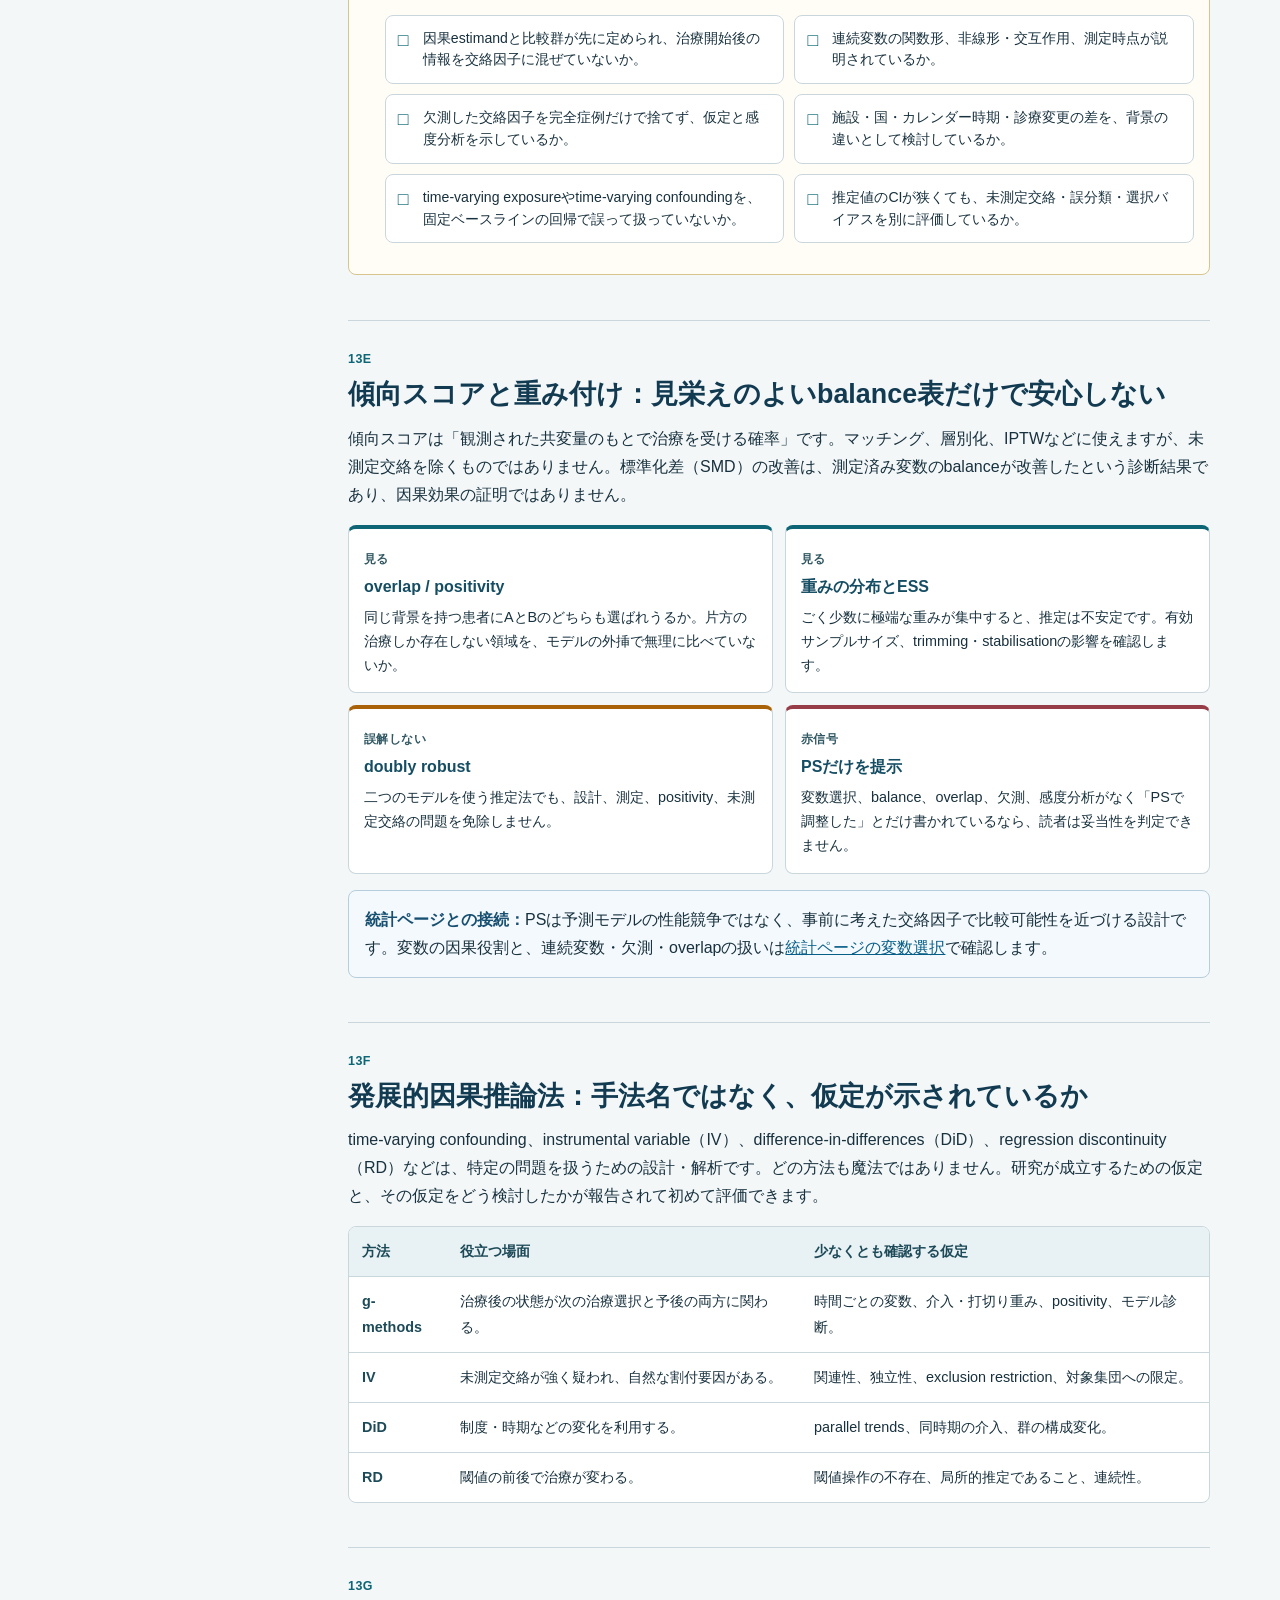
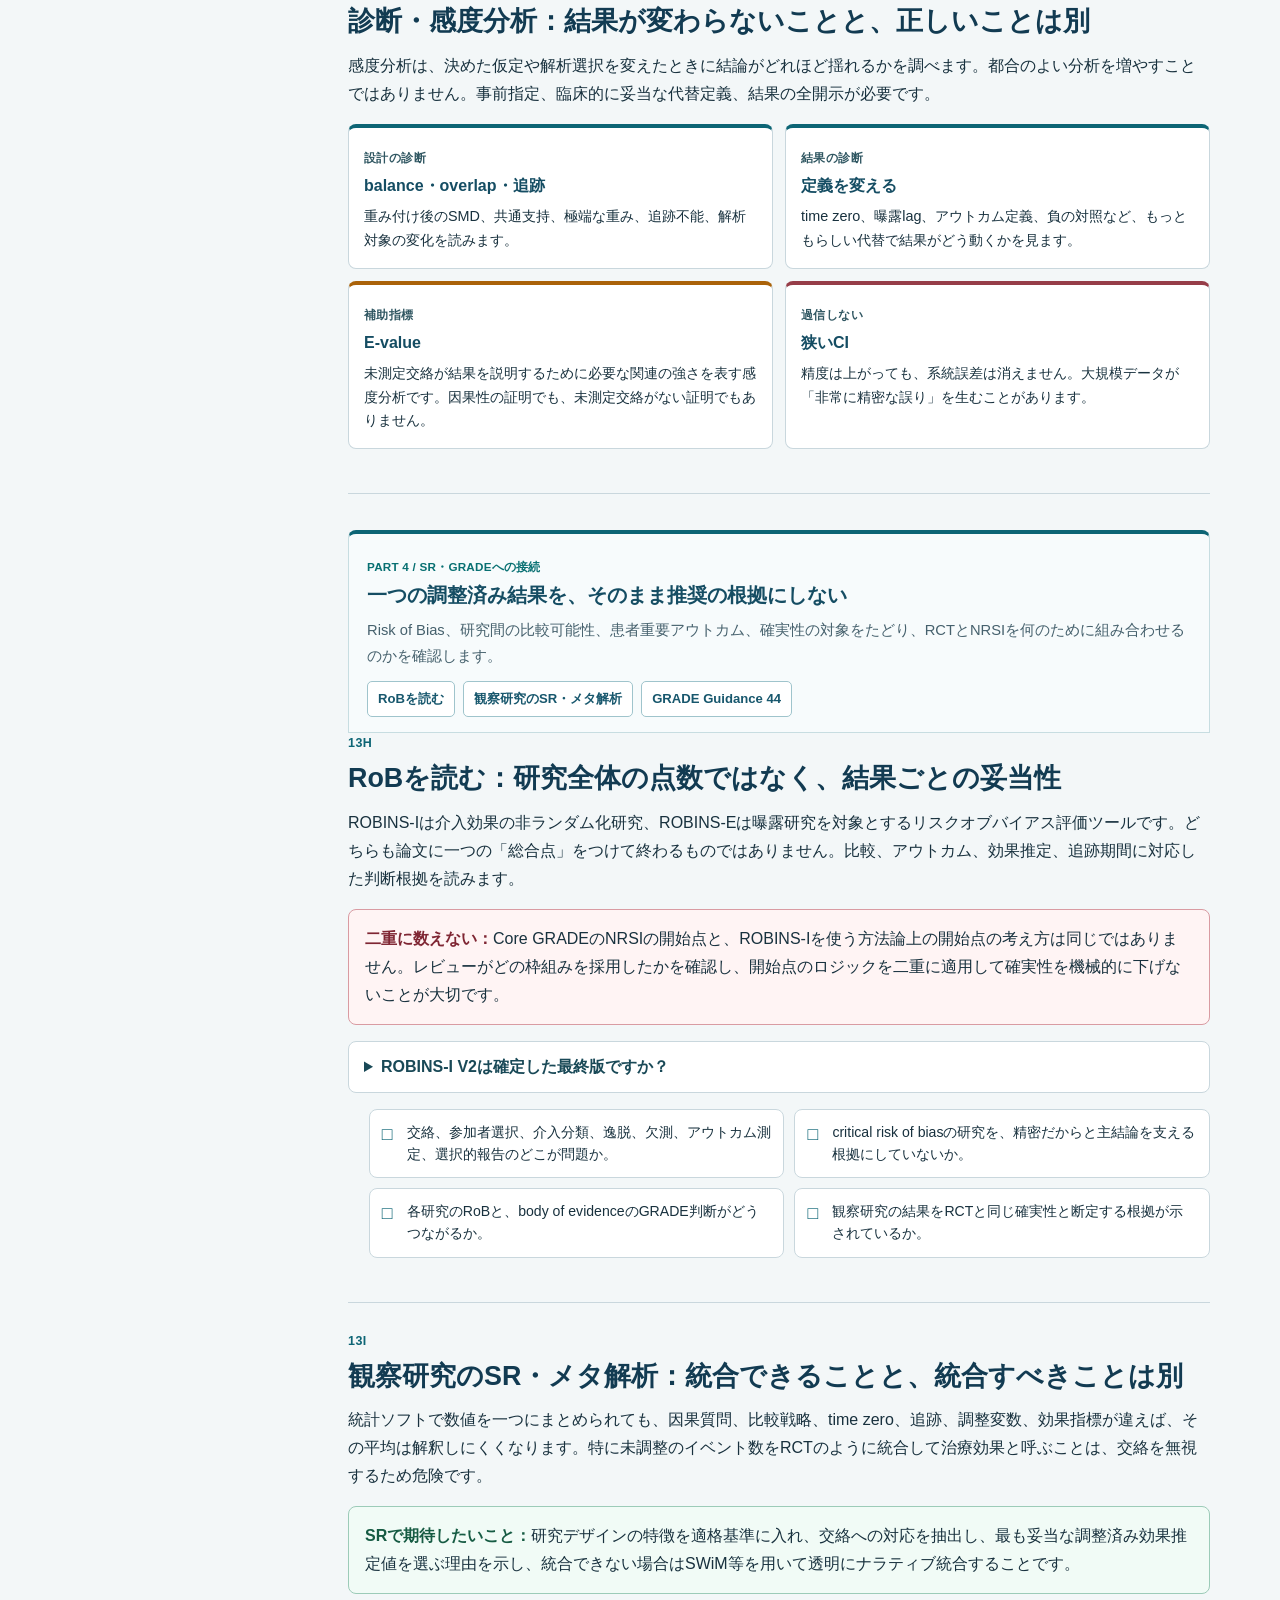
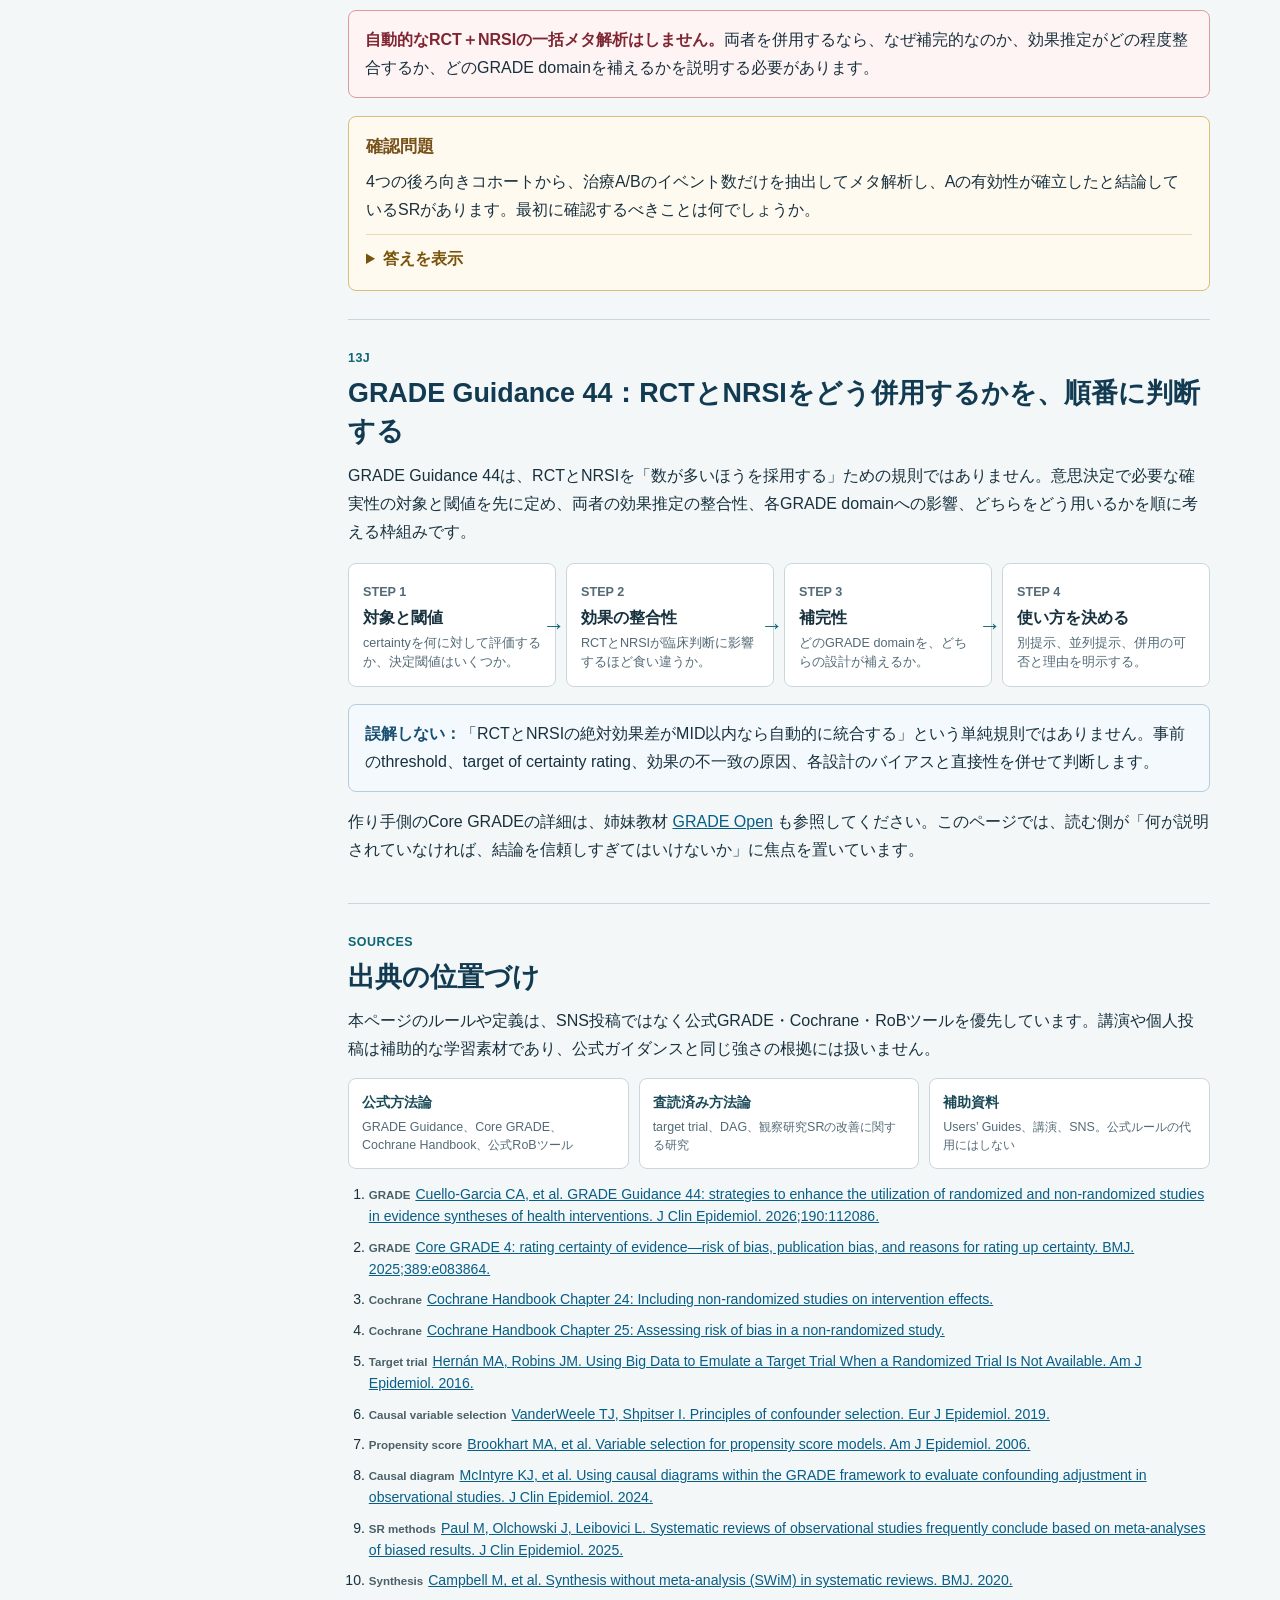
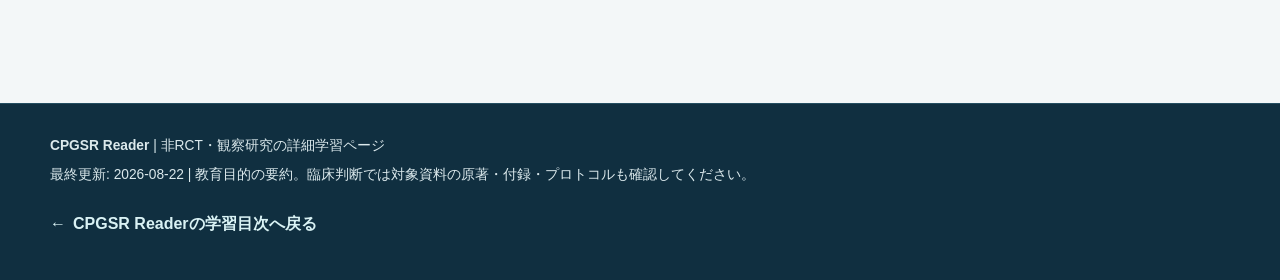
<file: non-rct-observational-studies.html>
<!doctype html>
<html lang="ja">
<head>
  <meta charset="utf-8">
  <meta name="viewport" content="width=device-width, initial-scale=1">
  <meta name="description" content="非RCT・観察研究を因果効果として読むための、GRADE準拠の詳細学習ページ。">
  <meta name="theme-color" content="#123a5a">
  <meta property="og:title" content="非RCT・観察研究を読む | CPGSR Reader">
  <meta property="og:description" content="観察研究を因果効果として読むための詳細学習ページです。">
  <meta property="og:type" content="website">
  <link rel="canonical" href="https://mxe050.github.io/CPGSRuser/non-rct-observational-studies.html">
  <title>非RCT・観察研究を読む | CPGSR Reader</title>
  <link rel="stylesheet" href="site-shell.css?v=1.0">
  <link rel="stylesheet" href="learning-paths.css?v=1.1">
<link rel="stylesheet" href="reader-refresh.css?v=20260919">
<script src="reader-ui.js?v=20260919" defer></script>
</head>
<body class="cpgsr-with-learning-paths">
  <a class="cpgsr-skip-link" href="#main-content">本文へ移動</a>
  <header class="cpgsr-global-header">
    <div class="cpgsr-header-inner">
      <div class="cpgsr-header-context">
        <a class="cpgsr-back-link" href="index.html#page-13">Ch13へ戻る</a>
        <nav class="cpgsr-breadcrumb" aria-label="パンくず"><a href="index.html#page-0">CPGSR Reader</a><span class="cpgsr-breadcrumb-separator" aria-hidden="true">›</span><span>Ch13 非RCT</span><span class="cpgsr-breadcrumb-separator" aria-hidden="true">›</span><span class="cpgsr-current-title" aria-current="page">非RCT・観察研究の読み方</span></nav>
      </div>
      <a class="cpgsr-brand" href="index.html#page-0" aria-label="CPGSR Readerのホームへ"><span class="cpgsr-brand-strong">CPGSR</span> Reader</a>
    </div>
  </header>

  <header class="lp-hero">
    <div class="lp-hero-inner">

      <p class="lp-eyebrow">CHAPTER 13 DEEP DIVE</p>
      <h1>非RCT・観察研究を、因果効果として読めるか確かめる</h1>
      <p class="lp-hero-lead">
        観察研究は、RCTでは届きにくい長期アウトカム、まれな害、実診療での効果を扱えます。ただし、人数が多いこと、調整済みであること、傾向スコアを使ったことだけで因果効果が保証されるわけではありません。どの仮定が必要で、どこで結果が崩れうるかを、読み手の順番で確認します。
      </p>
      <div class="lp-hero-meta" aria-label="学習ページの特徴">
        <span>10の順路</span>
        <span>因果質問からGRADEまで</span>
        <span>一次資料を明示</span>
        <a class="lp-hero-deep-link" href="advanced-statistics.html#causal-model-choice">統計ページへ：変数選択・因果モデル・RWEの基礎を確認する</a>
        <a class="lp-hero-deep-link" href="meta-analysis-methods.html#module-17">メタ分析ページへ：RCTとNRSIを統合／並列提示する条件を確認する</a>
      </div>
    </div>
  </header>

  <nav class="lp-jump" aria-label="このページの主な内容">
    <div class="lp-jump-inner">
      <a href="#overview">最初の60秒</a>
      <a href="#nrsi-question">1. 因果質問と設計</a>
      <a href="#nrsi-bias">2. 比較を壊すバイアス</a>
      <a href="#nrsi-analysis">3. 調整・感度分析</a>
      <a href="#nrsi-evidence">4. SR・GRADEへの接続</a>
      <a href="#sources">出典</a>
    </div>
  </nav>

  <div class="lp-layout">
    <aside class="lp-side" aria-label="詳細目次">
      <h2>4つの段階で読む</h2>
      <ol>
        <li><a href="#overview">最初の60秒</a></li>
        <li><a href="#nrsi-question">1. 因果質問と比較設計</a></li>
        <li><a href="#13a">13A 因果質問とtarget trial</a></li>
        <li><a href="#13b">13B DAGと変数の役割</a></li>
        <li><a href="#nrsi-bias">2. 比較を壊すバイアス</a></li>
        <li><a href="#13c">13C バイアス・アトラス</a></li>
        <li><a href="#nrsi-analysis">3. 調整と感度分析</a></li>
        <li><a href="#13d">13D 調整モデルを監査する</a></li>
        <li><a href="#13e">13E 傾向スコアと重み付け</a></li>
        <li><a href="#13f">13F 発展的因果推論法</a></li>
        <li><a href="#13g">13G 診断・感度分析</a></li>
        <li><a href="#nrsi-evidence">4. SR・GRADEへの接続</a></li>
        <li><a href="#13h">13H RoBを読む</a></li>
        <li><a href="#13i">13I SR・メタ解析</a></li>
        <li><a href="#13j">13J GRADE Guidance 44</a></li>
      </ol>
      <p class="lp-side-note">このページは論文・SR・CPGを読むための教材です。個別研究の因果推論を確定するものではなく、プロトコル、解析計画、付録を確認する入口として使います。</p>
    </aside>

    <main class="lp-main" id="main-content">
      <section class="lp-intro" id="overview" aria-labelledby="overview-title">
        <h2 id="overview-title">最初の60秒：数字を見る前に、「比べたい世界」が書かれているか</h2>
        <p>観察研究の結果を治療効果として読むなら、まず「同じ時点で、その治療を選べた、似た患者同士を比べているか」を問います。研究デザイン名がコホートであることでは足りません。適格基準、治療開始、追跡開始、比較群、アウトカム、交絡への対応が、臨床質問と同じ時間軸で揃っている必要があります。</p>
      </section>

      <section class="lp-page-map" aria-labelledby="nrsi-page-map-title">
        <h2 id="nrsi-page-map-title">このページの役割：非RCTを「因果効果」として読めるかを確かめる</h2>
        <p>ここでは、数値の計算そのものより先に、誰を、いつから、何と比べたのかを確認します。調整済みHRや傾向スコアが出てきたら、統計ページの説明に戻りながら、比較の妥当性を監査します。</p>
        <div class="lp-page-map-grid">
          <a class="lp-page-map-card" href="advanced-statistics.html#causal-model-choice"><strong>統計・推定・不確かさ</strong><span>変数選択、CI、モデル、推定値の意味を読む。</span></a>
          <a class="lp-page-map-card" href="#13a" aria-current="page"><strong>非RCT・観察研究</strong><span>因果質問、time zero、交絡、調整、感度分析を読む。ここが現在地です。</span></a>
          <a class="lp-page-map-card" href="oncology-outcomes.html#onc9"><strong>アウトカムの患者重要性</strong><span>がんRWEでendpointと患者利益がどうつながるかを読む。</span></a>
        </div>
      </section>
      <section class="lp-chapter-band" id="nrsi-question" aria-labelledby="nrsi-question-title">
        <span class="lp-chapter-band-label">PART 1 / 因果質問と比較設計</span>
        <h2 id="nrsi-question-title">「比べたい世界」を文章にし、同じ出発点を作れているか</h2>
        <p>観察研究を読む最初の仕事は、解析結果の大小を比べることではありません。適格基準、治療戦略、time zero、追跡、アウトカム、推定したい効果が、同じ臨床質問に整列しているかを確認します。</p>
        <div class="lp-chapter-links"><a href="advanced-statistics.html#estimand">estimandを復習する</a><a href="advanced-statistics.html#causal-model-choice">変数選択の統計的な基礎へ</a></div>
      </section>
      <section class="lp-section" id="13a" aria-labelledby="13a-title">
        <span class="lp-section-kicker">13A</span>
        <h2 id="13a-title">因果質問、estimand、target trial</h2>
        <p>「治療を受けた人は予後がよかった」という記述は関連です。「この患者集団で、時点ゼロに治療AではなくBを選んだら、その後どうなったか」は因果質問です。両者は同じではありません。因果質問に答えるには、まず想定する試験を文章で明確にします。</p>
        <div class="lp-flow" aria-label="target trialを読む順序">
          <div class="lp-flow-step"><span class="lp-flow-no">1</span><strong>適格基準</strong><span>誰が比較の出発点に立つか。</span></div>
          <div class="lp-flow-step"><span class="lp-flow-no">2</span><strong>治療戦略</strong><span>AとBは何を、いつ始めるか。</span></div>
          <div class="lp-flow-step"><span class="lp-flow-no">3</span><strong>time zero</strong><span>適格判定・治療割付・追跡開始を整列する。</span></div>
          <div class="lp-flow-step"><span class="lp-flow-no">4</span><strong>効果の定義</strong><span>アウトカム、追跡、打切り、推定対象を決める。</span></div>
        </div>
        <div class="lp-alert"><strong>ここで止まるべき場面：</strong>治療開始後に生き残った人だけを治療群に入れる、または比較群の追跡開始が異なる場合、治療効果ではなく時間の取り方による差を見ている可能性があります。これはimmortal time biasの典型です。</div>
        <details class="lp-details"><summary>target trial emulation は、観察研究をRCTに変える方法ですか？</summary><div><p>いいえ。randomisationで未測定交絡まで均衡化できるRCTと同じ保証を与えるものではありません。臨床質問、time zero、比較戦略、追跡、解析の仮定を明示し、観察データで何が再現でき、何が残る問題かを見えるようにする考え方です。</p></div></details>
      </section>

      <section class="lp-section" id="13b" aria-labelledby="13b-title">
        <span class="lp-section-kicker">13B</span>
        <h2 id="13b-title">DAGと変数の役割：たくさん調整すればよい、ではない</h2>
        <p>調整する変数は、p値が小さいものや、表1で群間差が大きいものを機械的に集めるのではありません。治療選択とアウトカムの両方に影響し、治療前に存在した交絡因子を、臨床知識と因果構造に基づいて選びます。</p>
        <div class="lp-grid">
          <article class="lp-item is-action"><span class="lp-label">調整の候補</span><h3>交絡因子</h3><p>治療前の重症度、併存疾患、予後、施設や診療時期など。治療選択とアウトカムの双方に関係するなら、調整が必要か検討します。</p></article>
          <article class="lp-item is-caution"><span class="lp-label">安易に調整しない</span><h3>媒介因子</h3><p>治療後に生じ、治療からアウトカムへの経路の一部にある変数。全効果を知りたいのに調整すると、効果の一部を消すことがあります。</p></article>
          <article class="lp-item is-risk"><span class="lp-label">開いてはいけない経路</span><h3>collider</h3><p>治療とアウトカムの共通の結果、またはその子孫。条件づけると、もともとなかった関連を作ることがあります。</p></article>
          <article class="lp-item is-outcome"><span class="lp-label">重要な限界</span><h3>未測定交絡</h3><p>DAGや傾向スコアは、測定されていない予後因子を自動で消しません。臨床的に大事な欠測変数がないかを確認します。</p></article>
        </div>
        <div class="lp-note"><strong>DAGは証明ではありません。</strong>仮定を図にして反論可能にする道具です。研究者が何を交絡と考え、何を調整しなかったかを説明しているかが読みどころです。</div>
        <div class="lp-method-contrast">
          <h3>従来の「多変量解析」と、因果効果を読むための変数選択を区別する</h3>
          <p>単変量解析や自動選択は、記述・予測の目的で用いられることがあります。しかし、治療効果の因果推定では、統計的な関連だけで変数の役割を決められません。</p>
          <div class="lp-table-wrap">
            <table class="lp-table">
              <thead><tr><th>避ける判断</th><th>なぜ足りないか</th><th>読み手が求める説明</th></tr></thead>
              <tbody>
                <tr><td>単変量でp&lt;0.05の因子だけを入れる</td><td>p値は、変数が治療前の交絡因子か、媒介因子か、colliderかを示さない。</td><td>治療開始前の因果構造、DAG、臨床的根拠に基づく候補化。</td></tr>
                <tr><td>表1で差が大きい因子だけを調整する</td><td>群間の見かけの差は、予後との関係や未測定交絡を評価しない。</td><td>治療選択とアウトカム双方への関係、測定時点の説明。</td></tr>
                <tr><td>可能な変数を全て機械的に入れる</td><td>治療後の変数、collider、instrumentを条件づけると、全効果の推定を歪め得る。</td><td>全効果か直接効果かを定めた、最小十分な調整集合の考え方。</td></tr>
                <tr><td>stepwise後の「最終モデル」を結論にする</td><td>データ依存の選択は推定の不安定さと選択的報告を増やし得る。</td><td>事前指定、連続変数の関数形、欠測、感度分析を含む解析計画。</td></tr>
              </tbody>
            </table>
          </div>
          <div class="lp-note"><strong>重要：</strong>因果構造を考えることは「どの変数を必ず入れるか」を機械的に決めることではありません。何が治療前に存在し、何を調整するとどの経路を閉じる・開くのかを、臨床知識とともに説明可能にすることです。</div>
        </div>
        <details class="lp-details"><summary>変数選択を読むための実務チェック</summary><div><ul><li>候補変数はtime zeroより前に測定されているか。</li><li>各変数が交絡因子、予後因子、媒介因子、collider、instrumentのどれとして扱われたか。</li><li>連続変数を不必要に二値化せず、非線形や交互作用をどう扱ったか。</li><li>欠測した交絡因子、施設差、カレンダー時期、時間依存性をどのように扱ったか。</li><li>最終モデルだけでなく、事前計画と代替的に妥当な解析が示されているか。</li></ul></div></details>
      </section>

      <section class="lp-chapter-band" id="nrsi-bias" aria-labelledby="nrsi-bias-title">
        <span class="lp-chapter-band-label">PART 2 / 比較を壊すバイアス</span>
        <h2 id="nrsi-bias-title">交絡・選択・測定のどこで比較可能性が失われるか</h2>
        <p>「調整済み」という言葉は、バイアスがなくなった証明ではありません。治療が選ばれた理由、解析対象に入った条件、測定の仕方、追跡開始のずれを、因果経路として読みます。</p>
        <div class="lp-chapter-links"><a href="#13b">DAGと変数の役割</a><a href="#13c">バイアス・アトラス</a></div>
      </section>
      <section class="lp-section" id="13c" aria-labelledby="13c-title">
        <span class="lp-section-kicker">13C</span>
        <h2 id="13c-title">バイアス・アトラス：結果がもっともらしくても、なぜ歪むか</h2>
        <div class="lp-table-wrap">
          <table class="lp-table">
            <thead><tr><th>問題</th><th>よくある場面</th><th>読み手が探す記述</th></tr></thead>
            <tbody>
              <tr><td>confounding by indication</td><td>より重症な患者に治療が選ばれる。</td><td>治療選択の理由、重症度、予後因子、未測定因子の議論。</td></tr>
              <tr><td>selection bias</td><td>解析対象に入る条件が、治療や予後と関係する。</td><td>除外、欠測、追跡不能、解析対象までのフロー。</td></tr>
              <tr><td>immortal time bias</td><td>治療群に入るまでの「生存が必要な時間」がある。</td><td>time zero、曝露定義、追跡開始を群間で揃えた説明。</td></tr>
              <tr><td>information bias</td><td>治療群でだけ検査頻度が高く、アウトカムを見つけやすい。</td><td>曝露・アウトカム測定、判定者、検査頻度の群間差。</td></tr>
              <tr><td>reporting bias</td><td>多数の解析から都合のよいモデルだけを報告する。</td><td>プロトコル、解析計画、事前指定アウトカム、全解析の提示。</td></tr>
            </tbody>
          </table>
        </div>
        <div class="lp-alert"><strong>「調整済み」というラベルだけでは不十分です。</strong>何を調整したか、いつ測定したか、因果経路として適切かが見えなければ、調整がむしろ偏りを増やす可能性もあります。</div>
      </section>

      <section class="lp-chapter-band" id="nrsi-analysis" aria-labelledby="nrsi-analysis-title">
        <span class="lp-chapter-band-label">PART 3 / 調整・重み付け・感度分析</span>
        <h2 id="nrsi-analysis-title">モデルの名前ではなく、仮定の可視化と診断を読む</h2>
        <p>回帰、傾向スコア、IPTW、g-methodsは、それぞれ測定済みの仮定に依存します。変数の役割、overlap、欠測、時間依存性、極端な重み、感度分析が追えなければ、推定値の妥当性は判断できません。</p>
        <div class="lp-chapter-links"><a href="advanced-statistics.html#causal-model-choice">統計ページの変数選択へ</a><a href="advanced-statistics.html#missing-data">欠測データの基礎へ</a></div>
      </section>
      <section class="lp-section" id="13d" aria-labelledby="13d-title">
        <span class="lp-section-kicker">13D</span>
        <h2 id="13d-title">基本的な調整法：推定値と、その作り方を一緒に読む</h2>
        <p>回帰、層別化、標準化などは、測定された交絡因子に条件づけて比較可能性を高める方法です。SRでは、単純なイベント数から作った未調整OR/RRではなく、目的のestimandに近く、交絡への対応がもっとも妥当な調整済み推定値を優先する理由が説明されているかを確認します。</p>
        <ul class="lp-checklist">
          <li>比較群の定義は臨床上意味があるか。非使用群が「治療不能群」になっていないか。</li>
          <li>主要な交絡因子は治療開始より前に測定されているか。</li>
          <li>連続変数、欠測、施設差、カレンダー時期をどう扱ったか。</li>
          <li>「最も多く調整したモデル」ではなく、不要な調整を避けた妥当なモデルを選んでいるか。</li>
          <li>効果指標、追跡期間、比較戦略が研究間で本当に比較可能か。</li>
          <li>95%信頼区間が狭くても、残存交絡の可能性は残ると説明しているか。</li>
        </ul>
        <div class="lp-method-contrast">
          <h3>調整済み推定値を「信頼できるモデル」と呼ぶ前の監査</h3>
          <p>モデルの係数、p値、C統計量だけでは、因果比較の妥当性は判断できません。少なくとも、次の設計上・解析上の説明が必要です。</p>
          <ul class="lp-checklist">
            <li>因果estimandと比較群が先に定められ、治療開始後の情報を交絡因子に混ぜていないか。</li>
            <li>連続変数の関数形、非線形・交互作用、測定時点が説明されているか。</li>
            <li>欠測した交絡因子を完全症例だけで捨てず、仮定と感度分析を示しているか。</li>
            <li>施設・国・カレンダー時期・診療変更の差を、背景の違いとして検討しているか。</li>
            <li>time-varying exposureやtime-varying confoundingを、固定ベースラインの回帰で誤って扱っていないか。</li>
            <li>推定値のCIが狭くても、未測定交絡・誤分類・選択バイアスを別に評価しているか。</li>
          </ul>
        </div>
      </section>

      <section class="lp-section" id="13e" aria-labelledby="13e-title">
        <span class="lp-section-kicker">13E</span>
        <h2 id="13e-title">傾向スコアと重み付け：見栄えのよいbalance表だけで安心しない</h2>
        <p>傾向スコアは「観測された共変量のもとで治療を受ける確率」です。マッチング、層別化、IPTWなどに使えますが、未測定交絡を除くものではありません。標準化差（SMD）の改善は、測定済み変数のbalanceが改善したという診断結果であり、因果効果の証明ではありません。</p>
        <div class="lp-grid">
          <article class="lp-item is-action"><span class="lp-label">見る</span><h3>overlap / positivity</h3><p>同じ背景を持つ患者にAとBのどちらも選ばれうるか。片方の治療しか存在しない領域を、モデルの外挿で無理に比べていないか。</p></article>
          <article class="lp-item is-action"><span class="lp-label">見る</span><h3>重みの分布とESS</h3><p>ごく少数に極端な重みが集中すると、推定は不安定です。有効サンプルサイズ、trimming・stabilisationの影響を確認します。</p></article>
          <article class="lp-item is-caution"><span class="lp-label">誤解しない</span><h3>doubly robust</h3><p>二つのモデルを使う推定法でも、設計、測定、positivity、未測定交絡の問題を免除しません。</p></article>
          <article class="lp-item is-risk"><span class="lp-label">赤信号</span><h3>PSだけを提示</h3><p>変数選択、balance、overlap、欠測、感度分析がなく「PSで調整した」とだけ書かれているなら、読者は妥当性を判定できません。</p></article>
        </div>
        <div class="lp-note"><strong>統計ページとの接続：</strong>PSは予測モデルの性能競争ではなく、事前に考えた交絡因子で比較可能性を近づける設計です。変数の因果役割と、連続変数・欠測・overlapの扱いは<a href="advanced-statistics.html#causal-model-choice">統計ページの変数選択</a>で確認します。</div>
      </section>

      <section class="lp-section" id="13f" aria-labelledby="13f-title">
        <span class="lp-section-kicker">13F</span>
        <h2 id="13f-title">発展的因果推論法：手法名ではなく、仮定が示されているか</h2>
        <p>time-varying confounding、instrumental variable（IV）、difference-in-differences（DiD）、regression discontinuity（RD）などは、特定の問題を扱うための設計・解析です。どの方法も魔法ではありません。研究が成立するための仮定と、その仮定をどう検討したかが報告されて初めて評価できます。</p>
        <div class="lp-table-wrap">
          <table class="lp-table">
            <thead><tr><th>方法</th><th>役立つ場面</th><th>少なくとも確認する仮定</th></tr></thead>
            <tbody>
              <tr><td>g-methods</td><td>治療後の状態が次の治療選択と予後の両方に関わる。</td><td>時間ごとの変数、介入・打切り重み、positivity、モデル診断。</td></tr>
              <tr><td>IV</td><td>未測定交絡が強く疑われ、自然な割付要因がある。</td><td>関連性、独立性、exclusion restriction、対象集団への限定。</td></tr>
              <tr><td>DiD</td><td>制度・時期などの変化を利用する。</td><td>parallel trends、同時期の介入、群の構成変化。</td></tr>
              <tr><td>RD</td><td>閾値の前後で治療が変わる。</td><td>閾値操作の不存在、局所的推定であること、連続性。</td></tr>
            </tbody>
          </table>
        </div>
      </section>

      <section class="lp-section" id="13g" aria-labelledby="13g-title">
        <span class="lp-section-kicker">13G</span>
        <h2 id="13g-title">診断・感度分析：結果が変わらないことと、正しいことは別</h2>
        <p>感度分析は、決めた仮定や解析選択を変えたときに結論がどれほど揺れるかを調べます。都合のよい分析を増やすことではありません。事前指定、臨床的に妥当な代替定義、結果の全開示が必要です。</p>
        <div class="lp-grid">
          <article class="lp-item is-action"><span class="lp-label">設計の診断</span><h3>balance・overlap・追跡</h3><p>重み付け後のSMD、共通支持、極端な重み、追跡不能、解析対象の変化を読みます。</p></article>
          <article class="lp-item is-action"><span class="lp-label">結果の診断</span><h3>定義を変える</h3><p>time zero、曝露lag、アウトカム定義、負の対照など、もっともらしい代替で結果がどう動くかを見ます。</p></article>
          <article class="lp-item is-caution"><span class="lp-label">補助指標</span><h3>E-value</h3><p>未測定交絡が結果を説明するために必要な関連の強さを表す感度分析です。因果性の証明でも、未測定交絡がない証明でもありません。</p></article>
          <article class="lp-item is-risk"><span class="lp-label">過信しない</span><h3>狭いCI</h3><p>精度は上がっても、系統誤差は消えません。大規模データが「非常に精密な誤り」を生むことがあります。</p></article>
        </div>
      </section>

      <section class="lp-chapter-band" id="nrsi-evidence" aria-labelledby="nrsi-evidence-title">
        <span class="lp-chapter-band-label">PART 4 / SR・GRADEへの接続</span>
        <h2 id="nrsi-evidence-title">一つの調整済み結果を、そのまま推奨の根拠にしない</h2>
        <p>Risk of Bias、研究間の比較可能性、患者重要アウトカム、確実性の対象をたどり、RCTとNRSIを何のために組み合わせるのかを確認します。</p>
        <div class="lp-chapter-links"><a href="#13h">RoBを読む</a><a href="#13i">観察研究のSR・メタ解析</a><a href="#13j">GRADE Guidance 44</a></div>
      </section>
      <section class="lp-section" id="13h" aria-labelledby="13h-title">
        <span class="lp-section-kicker">13H</span>
        <h2 id="13h-title">RoBを読む：研究全体の点数ではなく、結果ごとの妥当性</h2>
        <p>ROBINS-Iは介入効果の非ランダム化研究、ROBINS-Eは曝露研究を対象とするリスクオブバイアス評価ツールです。どちらも論文に一つの「総合点」をつけて終わるものではありません。比較、アウトカム、効果推定、追跡期間に対応した判断根拠を読みます。</p>
        <div class="lp-alert"><strong>二重に数えない：</strong>Core GRADEのNRSIの開始点と、ROBINS-Iを使う方法論上の開始点の考え方は同じではありません。レビューがどの枠組みを採用したかを確認し、開始点のロジックを二重に適用して確実性を機械的に下げないことが大切です。</div>
        <details class="lp-details"><summary>ROBINS-I V2は確定した最終版ですか？</summary><div><p>公開時点の版を必ず確認します。2025年11月に公開されたROBINS-I V2は改訂ドラフトとして扱われています。本文ではツール名だけでなく、版と日付、各領域の判断根拠が示されているかを確認してください。</p></div></details>
        <ul class="lp-checklist">
          <li>交絡、参加者選択、介入分類、逸脱、欠測、アウトカム測定、選択的報告のどこが問題か。</li>
          <li>critical risk of biasの研究を、精密だからと主結論を支える根拠にしていないか。</li>
          <li>各研究のRoBと、body of evidenceのGRADE判断がどうつながるか。</li>
          <li>観察研究の結果をRCTと同じ確実性と断定する根拠が示されているか。</li>
        </ul>
      </section>

      <section class="lp-section" id="13i" aria-labelledby="13i-title">
        <span class="lp-section-kicker">13I</span>
        <h2 id="13i-title">観察研究のSR・メタ解析：統合できることと、統合すべきことは別</h2>
        <p>統計ソフトで数値を一つにまとめられても、因果質問、比較戦略、time zero、追跡、調整変数、効果指標が違えば、その平均は解釈しにくくなります。特に未調整のイベント数をRCTのように統合して治療効果と呼ぶことは、交絡を無視するため危険です。</p>
        <div class="lp-good"><strong>SRで期待したいこと：</strong>研究デザインの特徴を適格基準に入れ、交絡への対応を抽出し、最も妥当な調整済み効果推定値を選ぶ理由を示し、統合できない場合はSWiM等を用いて透明にナラティブ統合することです。</div>
        <div class="lp-alert"><strong>自動的なRCT＋NRSIの一括メタ解析はしません。</strong>両者を併用するなら、なぜ補完的なのか、効果推定がどの程度整合するか、どのGRADE domainを補えるかを説明する必要があります。</div>
        <div class="lp-quiz">
          <h3>確認問題</h3>
          <p>4つの後ろ向きコホートから、治療A/Bのイベント数だけを抽出してメタ解析し、Aの有効性が確立したと結論しているSRがあります。最初に確認するべきことは何でしょうか。</p>
          <details><summary>答えを表示</summary><p>各研究の因果質問と比較群、time zero、主要な交絡への対応、調整済み推定値の有無です。未調整イベント数の統合だけでは、治療を選んだ患者の違いを治療効果と区別できません。</p></details>
        </div>
      </section>

      <section class="lp-section" id="13j" aria-labelledby="13j-title">
        <span class="lp-section-kicker">13J</span>
        <h2 id="13j-title">GRADE Guidance 44：RCTとNRSIをどう併用するかを、順番に判断する</h2>
        <p>GRADE Guidance 44は、RCTとNRSIを「数が多いほうを採用する」ための規則ではありません。意思決定で必要な確実性の対象と閾値を先に定め、両者の効果推定の整合性、各GRADE domainへの影響、どちらをどう用いるかを順に考える枠組みです。</p>
        <div class="lp-flow" aria-label="GRADE Guidance 44の4段階">
          <div class="lp-flow-step"><span class="lp-flow-no">STEP 1</span><strong>対象と閾値</strong><span>certaintyを何に対して評価するか、決定閾値はいくつか。</span></div>
          <div class="lp-flow-step"><span class="lp-flow-no">STEP 2</span><strong>効果の整合性</strong><span>RCTとNRSIが臨床判断に影響するほど食い違うか。</span></div>
          <div class="lp-flow-step"><span class="lp-flow-no">STEP 3</span><strong>補完性</strong><span>どのGRADE domainを、どちらの設計が補えるか。</span></div>
          <div class="lp-flow-step"><span class="lp-flow-no">STEP 4</span><strong>使い方を決める</strong><span>別提示、並列提示、併用の可否と理由を明示する。</span></div>
        </div>
        <div class="lp-note"><strong>誤解しない：</strong>「RCTとNRSIの絶対効果差がMID以内なら自動的に統合する」という単純規則ではありません。事前のthreshold、target of certainty rating、効果の不一致の原因、各設計のバイアスと直接性を併せて判断します。</div>
        <p>作り手側のCore GRADEの詳細は、姉妹教材 <a href="https://core-grade-guide-1-mxe050s-projects.vercel.app/" target="_blank" rel="noopener noreferrer">GRADE Open</a> も参照してください。このページでは、読む側が「何が説明されていなければ、結論を信頼しすぎてはいけないか」に焦点を置いています。</p>
      </section>

      <section class="lp-section" id="sources" aria-labelledby="sources-title">
        <span class="lp-section-kicker">SOURCES</span>
        <h2 id="sources-title">出典の位置づけ</h2>
        <p>本ページのルールや定義は、SNS投稿ではなく公式GRADE・Cochrane・RoBツールを優先しています。講演や個人投稿は補助的な学習素材であり、公式ガイダンスと同じ強さの根拠には扱いません。</p>
        <div class="lp-ref-levels">
          <div class="lp-ref-level"><strong>公式方法論</strong><span>GRADE Guidance、Core GRADE、Cochrane Handbook、公式RoBツール</span></div>
          <div class="lp-ref-level"><strong>査読済み方法論</strong><span>target trial、DAG、観察研究SRの改善に関する研究</span></div>
          <div class="lp-ref-level"><strong>補助資料</strong><span>Users’ Guides、講演、SNS。公式ルールの代用にはしない</span></div>
        </div>
        <ol class="lp-reference-list">
          <li><span class="lp-source-kind">GRADE</span><a href="https://pubmed.ncbi.nlm.nih.gov/41285282/" target="_blank" rel="noopener noreferrer">Cuello-Garcia CA, et al. GRADE Guidance 44: strategies to enhance the utilization of randomized and non-randomized studies in evidence syntheses of health interventions. J Clin Epidemiol. 2026;190:112086.</a></li>
          <li><span class="lp-source-kind">GRADE</span><a href="https://www.bmj.com/content/389/bmj-2024-083864" target="_blank" rel="noopener noreferrer">Core GRADE 4: rating certainty of evidence—risk of bias, publication bias, and reasons for rating up certainty. BMJ. 2025;389:e083864.</a></li>
          <li><span class="lp-source-kind">Cochrane</span><a href="https://training.cochrane.org/handbook/current/chapter-24" target="_blank" rel="noopener noreferrer">Cochrane Handbook Chapter 24: Including non-randomized studies on intervention effects.</a></li>
          <li><span class="lp-source-kind">Cochrane</span><a href="https://training.cochrane.org/handbook/current/chapter-25" target="_blank" rel="noopener noreferrer">Cochrane Handbook Chapter 25: Assessing risk of bias in a non-randomized study.</a></li>
          <li><span class="lp-source-kind">Target trial</span><a href="https://pubmed.ncbi.nlm.nih.gov/26994063/" target="_blank" rel="noopener noreferrer">Hernán MA, Robins JM. Using Big Data to Emulate a Target Trial When a Randomized Trial Is Not Available. Am J Epidemiol. 2016.</a></li>
          <li><span class="lp-source-kind">Causal variable selection</span><a href="https://pmc.ncbi.nlm.nih.gov/articles/PMC6447501/" target="_blank" rel="noopener noreferrer">VanderWeele TJ, Shpitser I. Principles of confounder selection. Eur J Epidemiol. 2019.</a></li>
          <li><span class="lp-source-kind">Propensity score</span><a href="https://doi.org/10.1093/aje/kwj149" target="_blank" rel="noopener noreferrer">Brookhart MA, et al. Variable selection for propensity score models. Am J Epidemiol. 2006.</a></li>
          <li><span class="lp-source-kind">Causal diagram</span><a href="https://pubmed.ncbi.nlm.nih.gov/39299403/" target="_blank" rel="noopener noreferrer">McIntyre KJ, et al. Using causal diagrams within the GRADE framework to evaluate confounding adjustment in observational studies. J Clin Epidemiol. 2024.</a></li>
          <li><span class="lp-source-kind">SR methods</span><a href="https://pubmed.ncbi.nlm.nih.gov/40414366/" target="_blank" rel="noopener noreferrer">Paul M, Olchowski J, Leibovici L. Systematic reviews of observational studies frequently conclude based on meta-analyses of biased results. J Clin Epidemiol. 2025.</a></li>
          <li><span class="lp-source-kind">Synthesis</span><a href="https://www.bmj.com/content/368/bmj.l6890" target="_blank" rel="noopener noreferrer">Campbell M, et al. Synthesis without meta-analysis (SWiM) in systematic reviews. BMJ. 2020.</a></li>
        </ol>
      </section>
    </main>
  </div>

  <footer class="lp-footer">
    <div class="lp-footer-inner">
      <p><strong>CPGSR Reader</strong> | 非RCT・観察研究の詳細学習ページ</p>
      <p>最終更新: 2026-08-22 | 教育目的の要約。臨床判断では対象資料の原著・付録・プロトコルも確認してください。</p>
      <a class="cpgsr-footer-home" href="index.html#page-0">CPGSR Readerの学習目次へ戻る</a>
    </div>
  </footer>
</body>
</html>
</file>
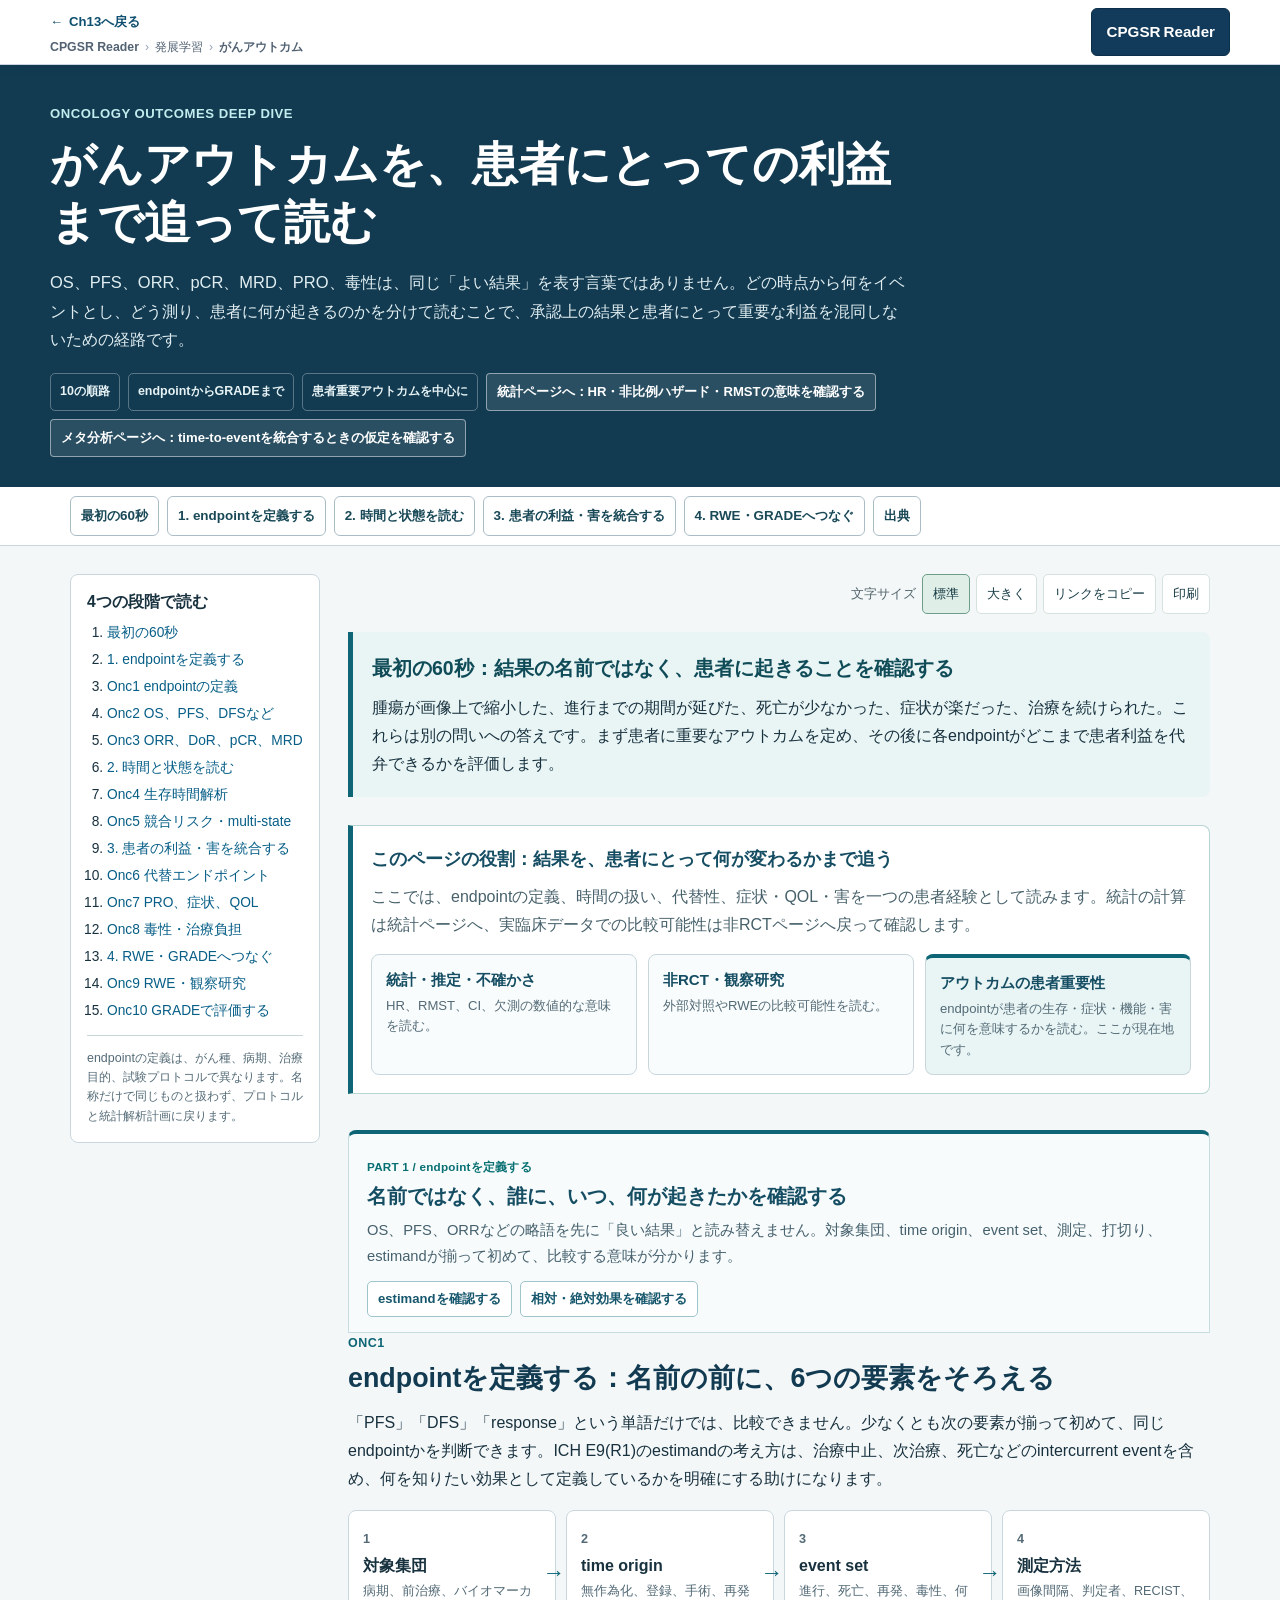
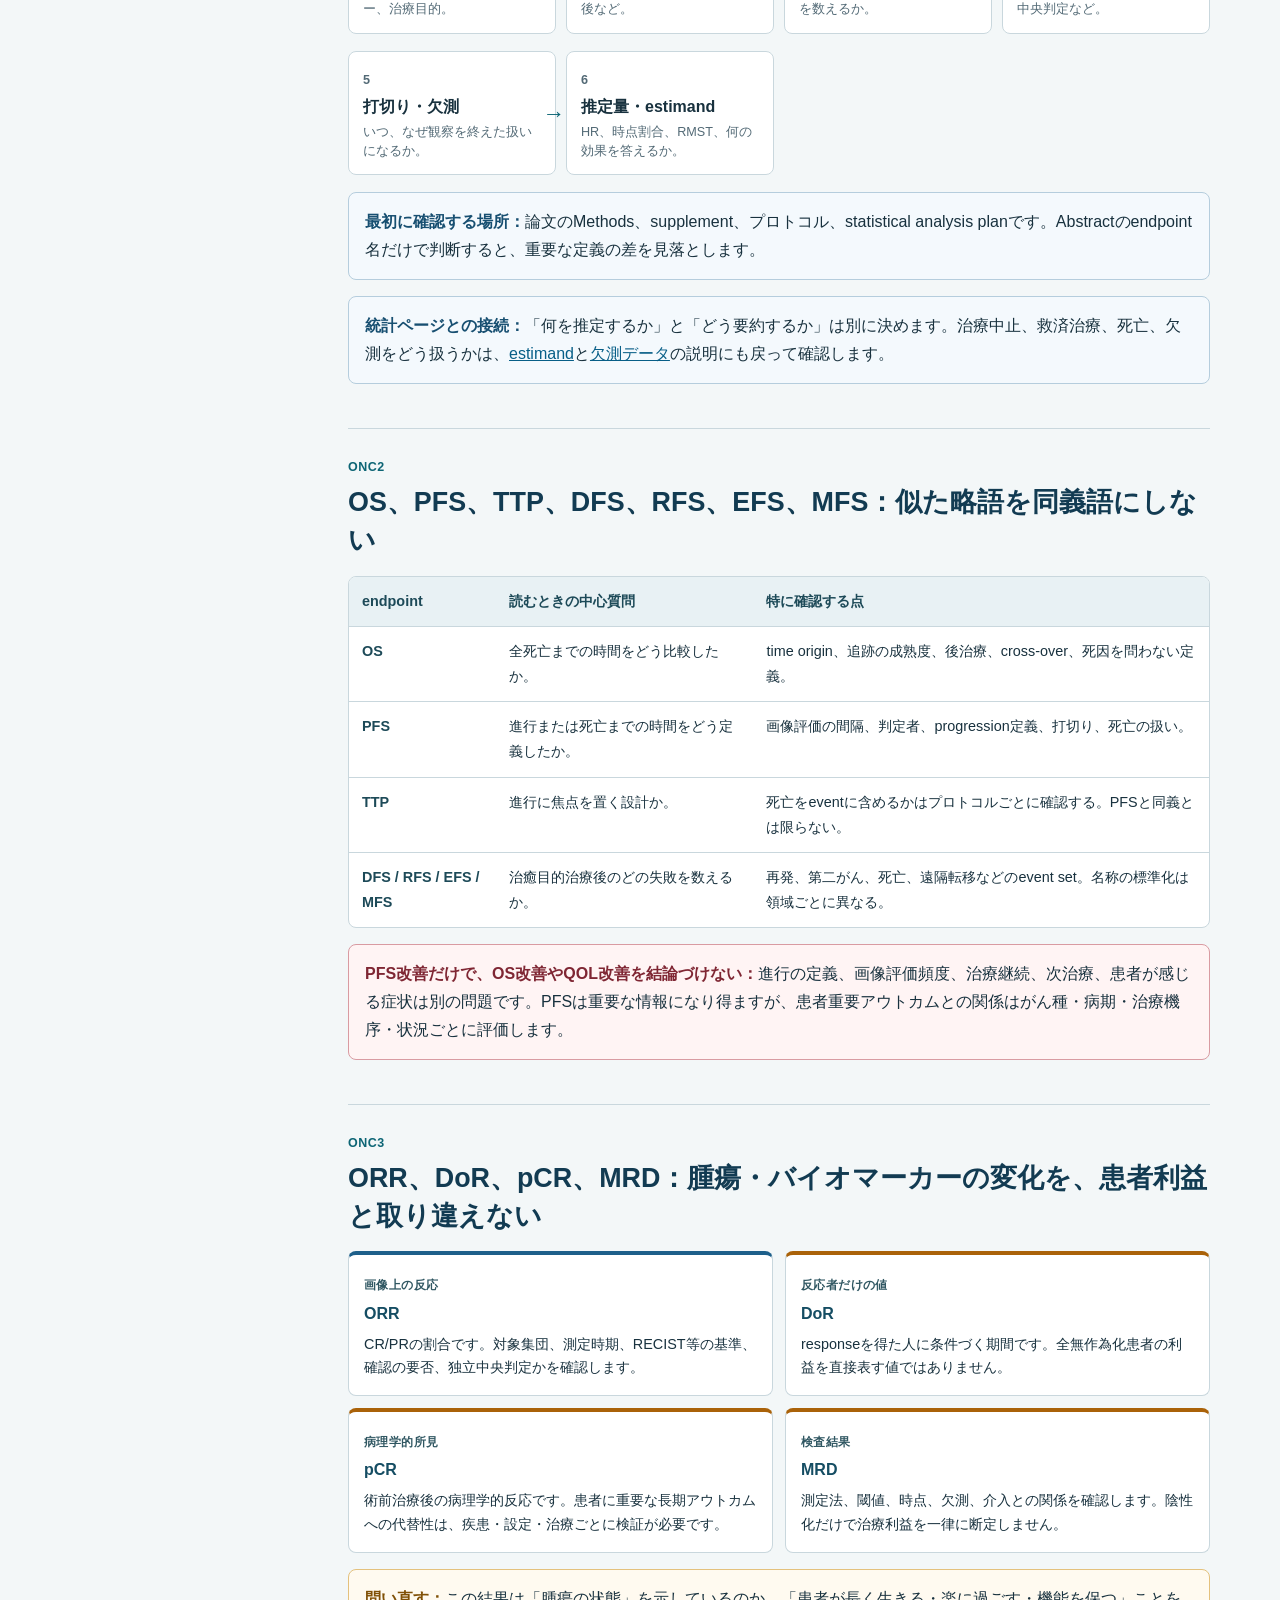
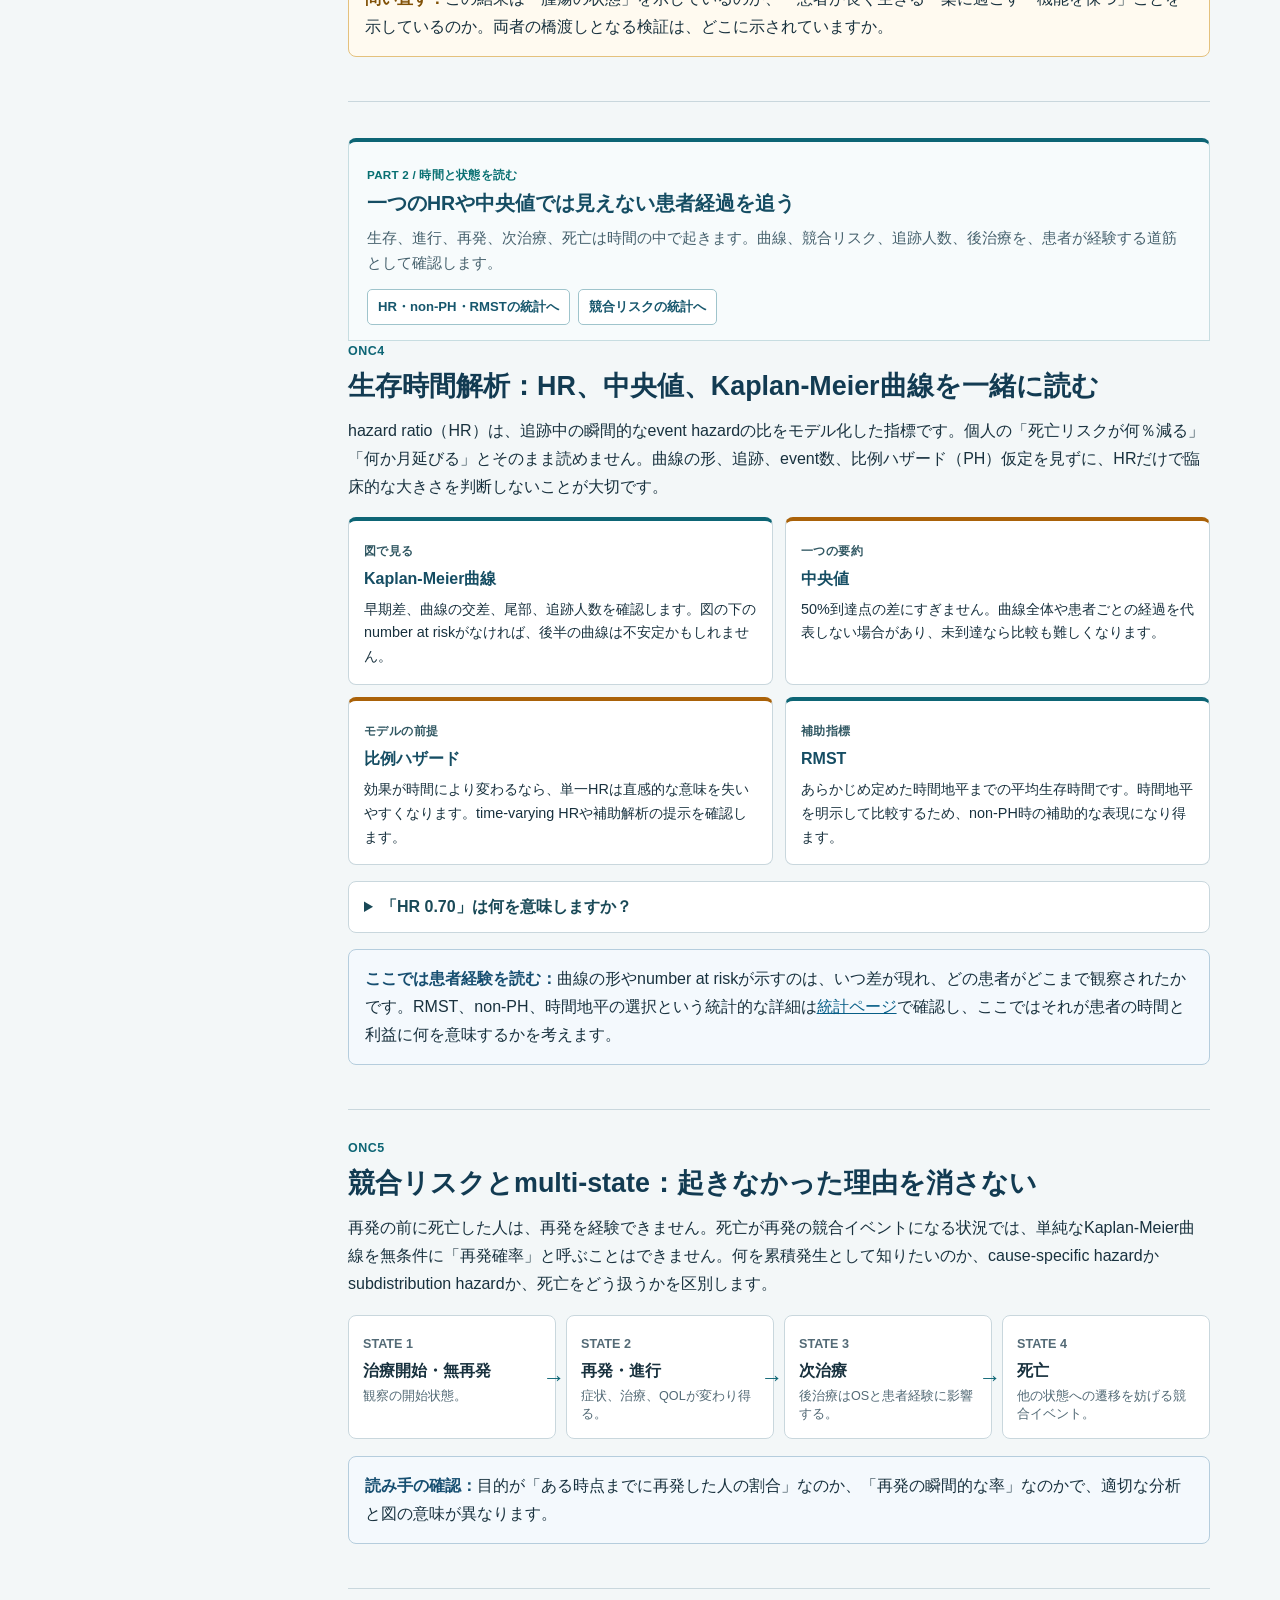
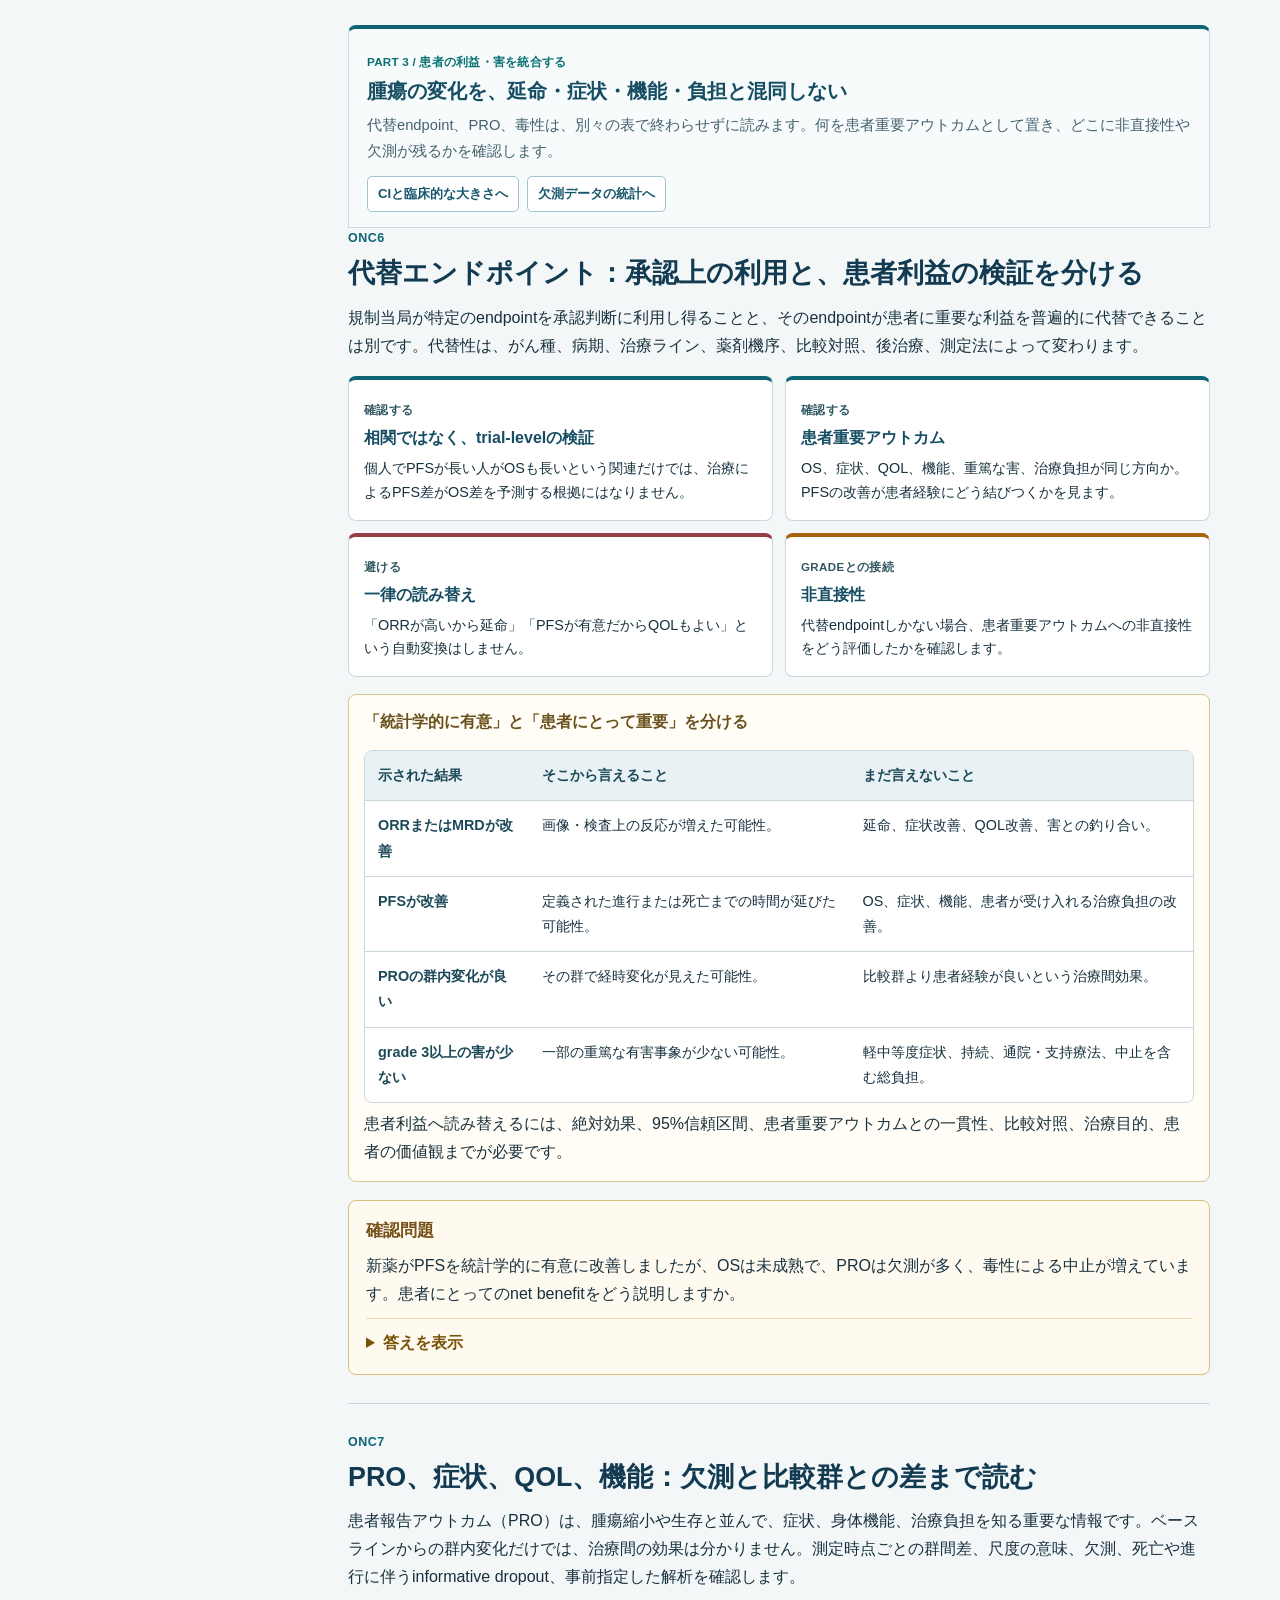
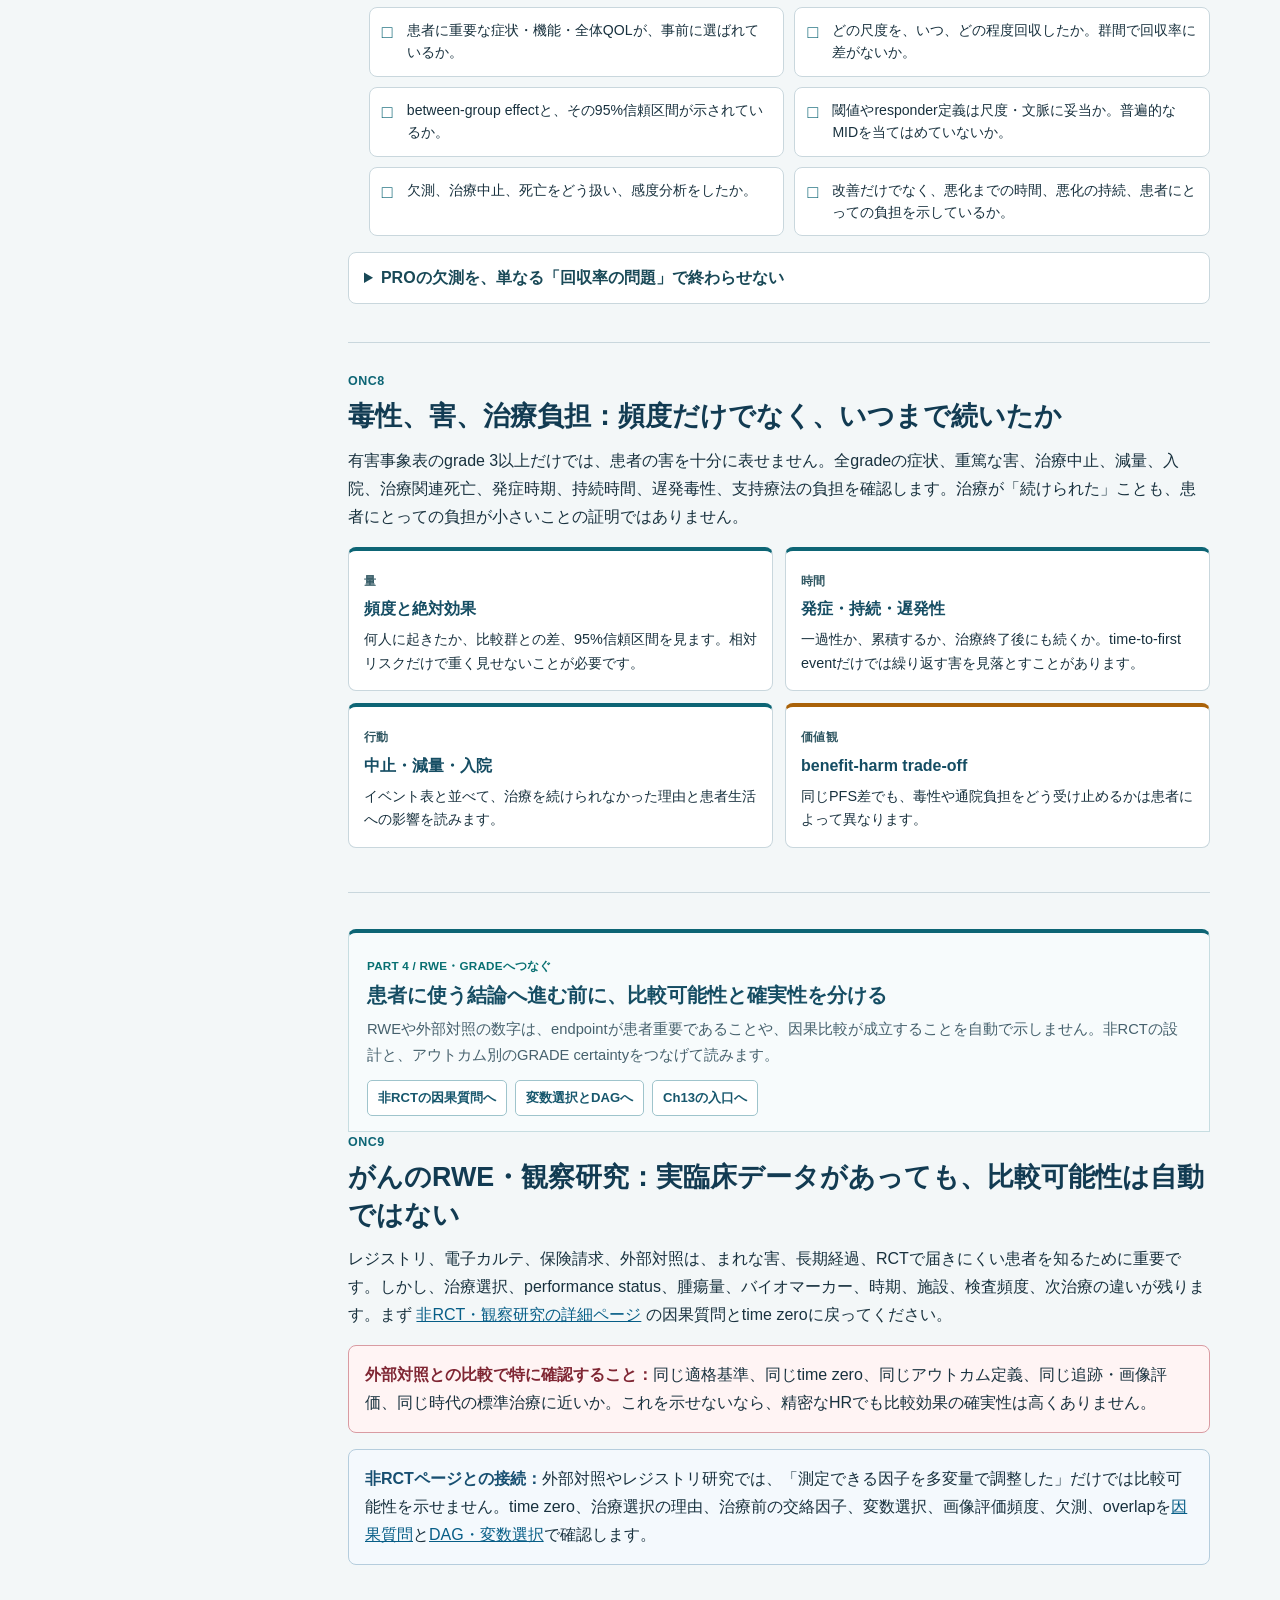
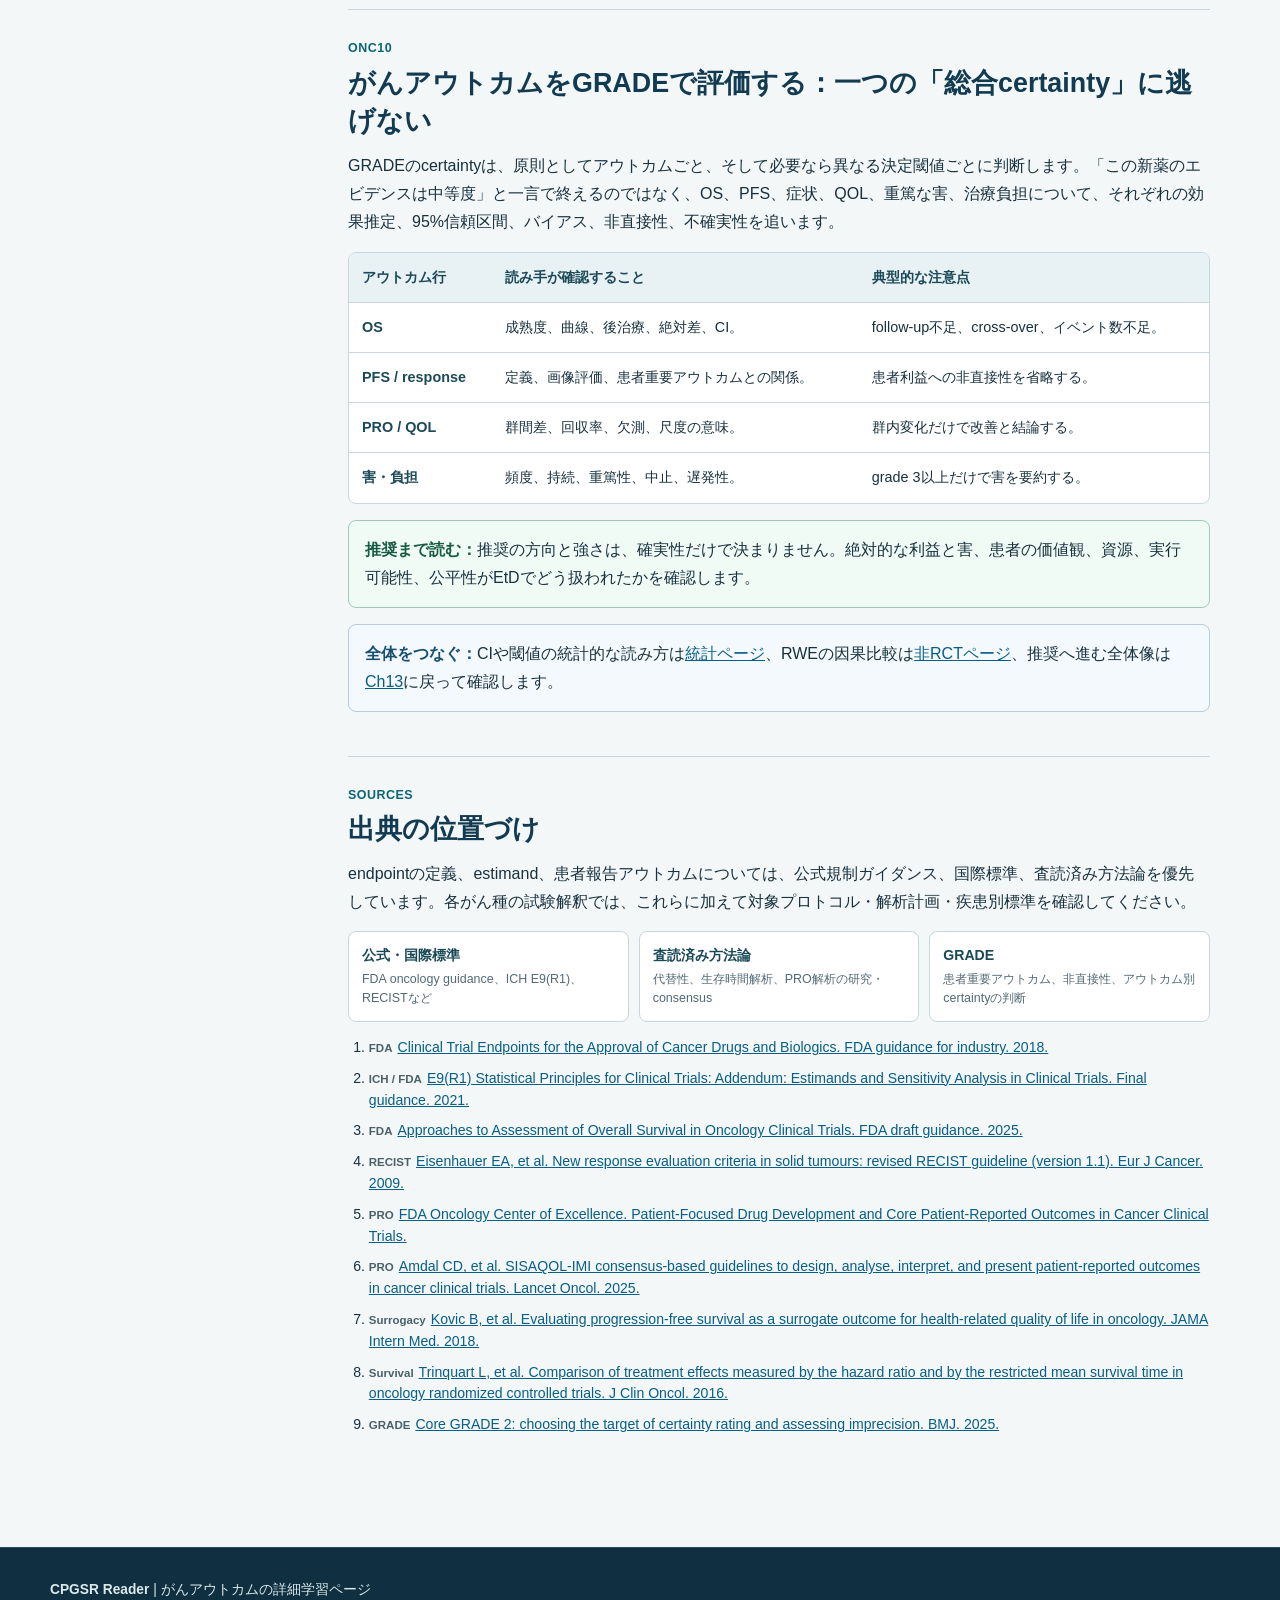
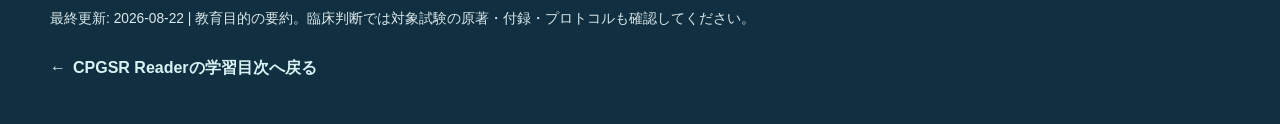
<file: oncology-outcomes.html>
<!doctype html>
<html lang="ja">
<head>
  <meta charset="utf-8">
  <meta name="viewport" content="width=device-width, initial-scale=1">
  <meta name="description" content="がん臨床試験のアウトカムを、患者にとっての意味と解析上の前提から読むための詳細学習ページ。">
  <meta name="theme-color" content="#123a5a">
  <meta property="og:title" content="がんアウトカムを読む | CPGSR Reader">
  <meta property="og:description" content="がん臨床試験のアウトカムを、患者にとっての意味まで追って読む詳細学習ページです。">
  <meta property="og:type" content="website">
  <link rel="canonical" href="https://mxe050.github.io/CPGSRuser/oncology-outcomes.html">
  <title>がんアウトカムを読む | CPGSR Reader</title>
  <link rel="stylesheet" href="site-shell.css?v=1.0">
  <link rel="stylesheet" href="learning-paths.css?v=1.1">
<link rel="stylesheet" href="reader-refresh.css?v=20260919">
<script src="reader-ui.js?v=20260919" defer></script>
</head>
<body class="cpgsr-with-learning-paths">
  <a class="cpgsr-skip-link" href="#main-content">本文へ移動</a>
  <header class="cpgsr-global-header">
    <div class="cpgsr-header-inner">
      <div class="cpgsr-header-context">
        <a class="cpgsr-back-link" href="index.html#page-13">Ch13へ戻る</a>
        <nav class="cpgsr-breadcrumb" aria-label="パンくず"><a href="index.html#page-0">CPGSR Reader</a><span class="cpgsr-breadcrumb-separator" aria-hidden="true">›</span><span>発展学習</span><span class="cpgsr-breadcrumb-separator" aria-hidden="true">›</span><span class="cpgsr-current-title" aria-current="page">がんアウトカム</span></nav>
      </div>
      <a class="cpgsr-brand" href="index.html#page-0" aria-label="CPGSR Readerのホームへ"><span class="cpgsr-brand-strong">CPGSR</span> Reader</a>
    </div>
  </header>

  <header class="lp-hero">
    <div class="lp-hero-inner">

      <p class="lp-eyebrow">ONCOLOGY OUTCOMES DEEP DIVE</p>
      <h1>がんアウトカムを、患者にとっての利益まで追って読む</h1>
      <p class="lp-hero-lead">
        OS、PFS、ORR、pCR、MRD、PRO、毒性は、同じ「よい結果」を表す言葉ではありません。どの時点から何をイベントとし、どう測り、患者に何が起きるのかを分けて読むことで、承認上の結果と患者にとって重要な利益を混同しないための経路です。
      </p>
      <div class="lp-hero-meta" aria-label="学習ページの特徴">
        <span>10の順路</span>
        <span>endpointからGRADEまで</span>
        <span>患者重要アウトカムを中心に</span>
        <a class="lp-hero-deep-link" href="advanced-statistics.html#survival">統計ページへ：HR・非比例ハザード・RMSTの意味を確認する</a>
        <a class="lp-hero-deep-link" href="meta-analysis-methods.html#module-11">メタ分析ページへ：time-to-eventを統合するときの仮定を確認する</a>
      </div>
    </div>
  </header>

  <nav class="lp-jump" aria-label="このページの主な内容">
    <div class="lp-jump-inner">
      <a href="#overview">最初の60秒</a>
      <a href="#outcome-definition">1. endpointを定義する</a>
      <a href="#outcome-time">2. 時間と状態を読む</a>
      <a href="#outcome-patient">3. 患者の利益・害を統合する</a>
      <a href="#outcome-evidence">4. RWE・GRADEへつなぐ</a>
      <a href="#sources">出典</a>
    </div>
  </nav>

  <div class="lp-layout">
    <aside class="lp-side" aria-label="詳細目次">
      <h2>4つの段階で読む</h2>
      <ol>
        <li><a href="#overview">最初の60秒</a></li>
        <li><a href="#outcome-definition">1. endpointを定義する</a></li>
        <li><a href="#onc1">Onc1 endpointの定義</a></li>
        <li><a href="#onc2">Onc2 OS、PFS、DFSなど</a></li>
        <li><a href="#onc3">Onc3 ORR、DoR、pCR、MRD</a></li>
        <li><a href="#outcome-time">2. 時間と状態を読む</a></li>
        <li><a href="#onc4">Onc4 生存時間解析</a></li>
        <li><a href="#onc5">Onc5 競合リスク・multi-state</a></li>
        <li><a href="#outcome-patient">3. 患者の利益・害を統合する</a></li>
        <li><a href="#onc6">Onc6 代替エンドポイント</a></li>
        <li><a href="#onc7">Onc7 PRO、症状、QOL</a></li>
        <li><a href="#onc8">Onc8 毒性・治療負担</a></li>
        <li><a href="#outcome-evidence">4. RWE・GRADEへつなぐ</a></li>
        <li><a href="#onc9">Onc9 RWE・観察研究</a></li>
        <li><a href="#onc10">Onc10 GRADEで評価する</a></li>
      </ol>
      <p class="lp-side-note">endpointの定義は、がん種、病期、治療目的、試験プロトコルで異なります。名称だけで同じものと扱わず、プロトコルと統計解析計画に戻ります。</p>
    </aside>

    <main class="lp-main" id="main-content">
      <section class="lp-intro" id="overview" aria-labelledby="overview-title">
        <h2 id="overview-title">最初の60秒：結果の名前ではなく、患者に起きることを確認する</h2>
        <p>腫瘍が画像上で縮小した、進行までの期間が延びた、死亡が少なかった、症状が楽だった、治療を続けられた。これらは別の問いへの答えです。まず患者に重要なアウトカムを定め、その後に各endpointがどこまで患者利益を代弁できるかを評価します。</p>
      </section>

      <section class="lp-page-map" aria-labelledby="outcome-page-map-title">
        <h2 id="outcome-page-map-title">このページの役割：結果を、患者にとって何が変わるかまで追う</h2>
        <p>ここでは、endpointの定義、時間の扱い、代替性、症状・QOL・害を一つの患者経験として読みます。統計の計算は統計ページへ、実臨床データでの比較可能性は非RCTページへ戻って確認します。</p>
        <div class="lp-page-map-grid">
          <a class="lp-page-map-card" href="advanced-statistics.html#survival"><strong>統計・推定・不確かさ</strong><span>HR、RMST、CI、欠測の数値的な意味を読む。</span></a>
          <a class="lp-page-map-card" href="non-rct-observational-studies.html#13a"><strong>非RCT・観察研究</strong><span>外部対照やRWEの比較可能性を読む。</span></a>
          <a class="lp-page-map-card" href="#onc1" aria-current="page"><strong>アウトカムの患者重要性</strong><span>endpointが患者の生存・症状・機能・害に何を意味するかを読む。ここが現在地です。</span></a>
        </div>
      </section>
      <section class="lp-chapter-band" id="outcome-definition" aria-labelledby="outcome-definition-title">
        <span class="lp-chapter-band-label">PART 1 / endpointを定義する</span>
        <h2 id="outcome-definition-title">名前ではなく、誰に、いつ、何が起きたかを確認する</h2>
        <p>OS、PFS、ORRなどの略語を先に「良い結果」と読み替えません。対象集団、time origin、event set、測定、打切り、estimandが揃って初めて、比較する意味が分かります。</p>
        <div class="lp-chapter-links"><a href="advanced-statistics.html#estimand">estimandを確認する</a><a href="advanced-statistics.html#effect-measures">相対・絶対効果を確認する</a></div>
      </section>
      <section class="lp-section" id="onc1" aria-labelledby="onc1-title">
        <span class="lp-section-kicker">ONC1</span>
        <h2 id="onc1-title">endpointを定義する：名前の前に、6つの要素をそろえる</h2>
        <p>「PFS」「DFS」「response」という単語だけでは、比較できません。少なくとも次の要素が揃って初めて、同じendpointかを判断できます。ICH E9(R1)のestimandの考え方は、治療中止、次治療、死亡などのintercurrent eventを含め、何を知りたい効果として定義しているかを明確にする助けになります。</p>
        <div class="lp-flow" aria-label="endpointを確認する6要素">
          <div class="lp-flow-step"><span class="lp-flow-no">1</span><strong>対象集団</strong><span>病期、前治療、バイオマーカー、治療目的。</span></div>
          <div class="lp-flow-step"><span class="lp-flow-no">2</span><strong>time origin</strong><span>無作為化、登録、手術、再発後など。</span></div>
          <div class="lp-flow-step"><span class="lp-flow-no">3</span><strong>event set</strong><span>進行、死亡、再発、毒性、何を数えるか。</span></div>
          <div class="lp-flow-step"><span class="lp-flow-no">4</span><strong>測定方法</strong><span>画像間隔、判定者、RECIST、中央判定など。</span></div>
        </div>
        <div class="lp-flow" aria-label="endpointを確認する残りの要素">
          <div class="lp-flow-step"><span class="lp-flow-no">5</span><strong>打切り・欠測</strong><span>いつ、なぜ観察を終えた扱いになるか。</span></div>
          <div class="lp-flow-step"><span class="lp-flow-no">6</span><strong>推定量・estimand</strong><span>HR、時点割合、RMST、何の効果を答えるか。</span></div>
        </div>
        <div class="lp-note"><strong>最初に確認する場所：</strong>論文のMethods、supplement、プロトコル、statistical analysis planです。Abstractのendpoint名だけで判断すると、重要な定義の差を見落とします。</div>
        <div class="lp-note"><strong>統計ページとの接続：</strong>「何を推定するか」と「どう要約するか」は別に決めます。治療中止、救済治療、死亡、欠測をどう扱うかは、<a href="advanced-statistics.html#estimand">estimand</a>と<a href="advanced-statistics.html#missing-data">欠測データ</a>の説明にも戻って確認します。</div>
      </section>

      <section class="lp-section" id="onc2" aria-labelledby="onc2-title">
        <span class="lp-section-kicker">ONC2</span>
        <h2 id="onc2-title">OS、PFS、TTP、DFS、RFS、EFS、MFS：似た略語を同義語にしない</h2>
        <div class="lp-table-wrap">
          <table class="lp-table">
            <thead><tr><th>endpoint</th><th>読むときの中心質問</th><th>特に確認する点</th></tr></thead>
            <tbody>
              <tr><td>OS</td><td>全死亡までの時間をどう比較したか。</td><td>time origin、追跡の成熟度、後治療、cross-over、死因を問わない定義。</td></tr>
              <tr><td>PFS</td><td>進行または死亡までの時間をどう定義したか。</td><td>画像評価の間隔、判定者、progression定義、打切り、死亡の扱い。</td></tr>
              <tr><td>TTP</td><td>進行に焦点を置く設計か。</td><td>死亡をeventに含めるかはプロトコルごとに確認する。PFSと同義とは限らない。</td></tr>
              <tr><td>DFS / RFS / EFS / MFS</td><td>治癒目的治療後のどの失敗を数えるか。</td><td>再発、第二がん、死亡、遠隔転移などのevent set。名称の標準化は領域ごとに異なる。</td></tr>
            </tbody>
          </table>
        </div>
        <div class="lp-alert"><strong>PFS改善だけで、OS改善やQOL改善を結論づけない：</strong>進行の定義、画像評価頻度、治療継続、次治療、患者が感じる症状は別の問題です。PFSは重要な情報になり得ますが、患者重要アウトカムとの関係はがん種・病期・治療機序・状況ごとに評価します。</div>
      </section>

      <section class="lp-section" id="onc3" aria-labelledby="onc3-title">
        <span class="lp-section-kicker">ONC3</span>
        <h2 id="onc3-title">ORR、DoR、pCR、MRD：腫瘍・バイオマーカーの変化を、患者利益と取り違えない</h2>
        <div class="lp-grid">
          <article class="lp-item is-outcome"><span class="lp-label">画像上の反応</span><h3>ORR</h3><p>CR/PRの割合です。対象集団、測定時期、RECIST等の基準、確認の要否、独立中央判定かを確認します。</p></article>
          <article class="lp-item is-caution"><span class="lp-label">反応者だけの値</span><h3>DoR</h3><p>responseを得た人に条件づく期間です。全無作為化患者の利益を直接表す値ではありません。</p></article>
          <article class="lp-item is-caution"><span class="lp-label">病理学的所見</span><h3>pCR</h3><p>術前治療後の病理学的反応です。患者に重要な長期アウトカムへの代替性は、疾患・設定・治療ごとに検証が必要です。</p></article>
          <article class="lp-item is-caution"><span class="lp-label">検査結果</span><h3>MRD</h3><p>測定法、閾値、時点、欠測、介入との関係を確認します。陰性化だけで治療利益を一律に断定しません。</p></article>
        </div>
        <div class="lp-question"><strong>問い直す：</strong>この結果は「腫瘍の状態」を示しているのか、「患者が長く生きる・楽に過ごす・機能を保つ」ことを示しているのか。両者の橋渡しとなる検証は、どこに示されていますか。</div>
      </section>

      <section class="lp-chapter-band" id="outcome-time" aria-labelledby="outcome-time-title">
        <span class="lp-chapter-band-label">PART 2 / 時間と状態を読む</span>
        <h2 id="outcome-time-title">一つのHRや中央値では見えない患者経過を追う</h2>
        <p>生存、進行、再発、次治療、死亡は時間の中で起きます。曲線、競合リスク、追跡人数、後治療を、患者が経験する道筋として確認します。</p>
        <div class="lp-chapter-links"><a href="advanced-statistics.html#survival">HR・non-PH・RMSTの統計へ</a><a href="advanced-statistics.html#competing-risks">競合リスクの統計へ</a></div>
      </section>
      <section class="lp-section" id="onc4" aria-labelledby="onc4-title">
        <span class="lp-section-kicker">ONC4</span>
        <h2 id="onc4-title">生存時間解析：HR、中央値、Kaplan-Meier曲線を一緒に読む</h2>
        <p>hazard ratio（HR）は、追跡中の瞬間的なevent hazardの比をモデル化した指標です。個人の「死亡リスクが何％減る」「何か月延びる」とそのまま読めません。曲線の形、追跡、event数、比例ハザード（PH）仮定を見ずに、HRだけで臨床的な大きさを判断しないことが大切です。</p>
        <div class="lp-grid">
          <article class="lp-item is-action"><span class="lp-label">図で見る</span><h3>Kaplan-Meier曲線</h3><p>早期差、曲線の交差、尾部、追跡人数を確認します。図の下のnumber at riskがなければ、後半の曲線は不安定かもしれません。</p></article>
          <article class="lp-item is-caution"><span class="lp-label">一つの要約</span><h3>中央値</h3><p>50%到達点の差にすぎません。曲線全体や患者ごとの経過を代表しない場合があり、未到達なら比較も難しくなります。</p></article>
          <article class="lp-item is-caution"><span class="lp-label">モデルの前提</span><h3>比例ハザード</h3><p>効果が時間により変わるなら、単一HRは直感的な意味を失いやすくなります。time-varying HRや補助解析の提示を確認します。</p></article>
          <article class="lp-item is-action"><span class="lp-label">補助指標</span><h3>RMST</h3><p>あらかじめ定めた時間地平までの平均生存時間です。時間地平を明示して比較するため、non-PH時の補助的な表現になり得ます。</p></article>
        </div>
        <details class="lp-details"><summary>「HR 0.70」は何を意味しますか？</summary><div><p>追跡期間にわたるhazardの比を、特定のモデルで要約した値です。曲線の形やPH仮定によって解釈が変わります。絶対的な時点生存率、曲線、患者重要アウトカム、95%信頼区間と合わせて読みます。</p></div></details>
        <div class="lp-note"><strong>ここでは患者経験を読む：</strong>曲線の形やnumber at riskが示すのは、いつ差が現れ、どの患者がどこまで観察されたかです。RMST、non-PH、時間地平の選択という統計的な詳細は<a href="advanced-statistics.html#survival">統計ページ</a>で確認し、ここではそれが患者の時間と利益に何を意味するかを考えます。</div>
      </section>

      <section class="lp-section" id="onc5" aria-labelledby="onc5-title">
        <span class="lp-section-kicker">ONC5</span>
        <h2 id="onc5-title">競合リスクとmulti-state：起きなかった理由を消さない</h2>
        <p>再発の前に死亡した人は、再発を経験できません。死亡が再発の競合イベントになる状況では、単純なKaplan-Meier曲線を無条件に「再発確率」と呼ぶことはできません。何を累積発生として知りたいのか、cause-specific hazardかsubdistribution hazardか、死亡をどう扱うかを区別します。</p>
        <div class="lp-flow" aria-label="治療後の状態遷移の例">
          <div class="lp-flow-step"><span class="lp-flow-no">STATE 1</span><strong>治療開始・無再発</strong><span>観察の開始状態。</span></div>
          <div class="lp-flow-step"><span class="lp-flow-no">STATE 2</span><strong>再発・進行</strong><span>症状、治療、QOLが変わり得る。</span></div>
          <div class="lp-flow-step"><span class="lp-flow-no">STATE 3</span><strong>次治療</strong><span>後治療はOSと患者経験に影響する。</span></div>
          <div class="lp-flow-step"><span class="lp-flow-no">STATE 4</span><strong>死亡</strong><span>他の状態への遷移を妨げる競合イベント。</span></div>
        </div>
        <div class="lp-note"><strong>読み手の確認：</strong>目的が「ある時点までに再発した人の割合」なのか、「再発の瞬間的な率」なのかで、適切な分析と図の意味が異なります。</div>
      </section>

      <section class="lp-chapter-band" id="outcome-patient" aria-labelledby="outcome-patient-title">
        <span class="lp-chapter-band-label">PART 3 / 患者の利益・害を統合する</span>
        <h2 id="outcome-patient-title">腫瘍の変化を、延命・症状・機能・負担と混同しない</h2>
        <p>代替endpoint、PRO、毒性は、別々の表で終わらせずに読みます。何を患者重要アウトカムとして置き、どこに非直接性や欠測が残るかを確認します。</p>
        <div class="lp-chapter-links"><a href="advanced-statistics.html#ci-thresholds">CIと臨床的な大きさへ</a><a href="advanced-statistics.html#missing-data">欠測データの統計へ</a></div>
      </section>
      <section class="lp-section" id="onc6" aria-labelledby="onc6-title">
        <span class="lp-section-kicker">ONC6</span>
        <h2 id="onc6-title">代替エンドポイント：承認上の利用と、患者利益の検証を分ける</h2>
        <p>規制当局が特定のendpointを承認判断に利用し得ることと、そのendpointが患者に重要な利益を普遍的に代替できることは別です。代替性は、がん種、病期、治療ライン、薬剤機序、比較対照、後治療、測定法によって変わります。</p>
        <div class="lp-grid">
          <article class="lp-item is-action"><span class="lp-label">確認する</span><h3>相関ではなく、trial-levelの検証</h3><p>個人でPFSが長い人がOSも長いという関連だけでは、治療によるPFS差がOS差を予測する根拠にはなりません。</p></article>
          <article class="lp-item is-action"><span class="lp-label">確認する</span><h3>患者重要アウトカム</h3><p>OS、症状、QOL、機能、重篤な害、治療負担が同じ方向か。PFSの改善が患者経験にどう結びつくかを見ます。</p></article>
          <article class="lp-item is-risk"><span class="lp-label">避ける</span><h3>一律の読み替え</h3><p>「ORRが高いから延命」「PFSが有意だからQOLもよい」という自動変換はしません。</p></article>
          <article class="lp-item is-caution"><span class="lp-label">GRADEとの接続</span><h3>非直接性</h3><p>代替endpointしかない場合、患者重要アウトカムへの非直接性をどう評価したかを確認します。</p></article>
        </div>
        <div class="lp-method-contrast">
          <h3>「統計学的に有意」と「患者にとって重要」を分ける</h3>
          <div class="lp-table-wrap">
            <table class="lp-table">
              <thead><tr><th>示された結果</th><th>そこから言えること</th><th>まだ言えないこと</th></tr></thead>
              <tbody>
                <tr><td>ORRまたはMRDが改善</td><td>画像・検査上の反応が増えた可能性。</td><td>延命、症状改善、QOL改善、害との釣り合い。</td></tr>
                <tr><td>PFSが改善</td><td>定義された進行または死亡までの時間が延びた可能性。</td><td>OS、症状、機能、患者が受け入れる治療負担の改善。</td></tr>
                <tr><td>PROの群内変化が良い</td><td>その群で経時変化が見えた可能性。</td><td>比較群より患者経験が良いという治療間効果。</td></tr>
                <tr><td>grade 3以上の害が少ない</td><td>一部の重篤な有害事象が少ない可能性。</td><td>軽中等度症状、持続、通院・支持療法、中止を含む総負担。</td></tr>
              </tbody>
            </table>
          </div>
          <p>患者利益へ読み替えるには、絶対効果、95%信頼区間、患者重要アウトカムとの一貫性、比較対照、治療目的、患者の価値観までが必要です。</p>
        </div>
        <div class="lp-quiz">
          <h3>確認問題</h3>
          <p>新薬がPFSを統計学的に有意に改善しましたが、OSは未成熟で、PROは欠測が多く、毒性による中止が増えています。患者にとってのnet benefitをどう説明しますか。</p>
          <details><summary>答えを表示</summary><p>PFS改善は重要な情報ですが、患者重要な利益が確立したとは言えません。OSの不確実性、PRO欠測、毒性と中止、絶対効果、比較対照、患者の価値観を併せて、利益と害のバランスがなお不確かである可能性を説明します。</p></details>
        </div>
      </section>

      <section class="lp-section" id="onc7" aria-labelledby="onc7-title">
        <span class="lp-section-kicker">ONC7</span>
        <h2 id="onc7-title">PRO、症状、QOL、機能：欠測と比較群との差まで読む</h2>
        <p>患者報告アウトカム（PRO）は、腫瘍縮小や生存と並んで、症状、身体機能、治療負担を知る重要な情報です。ベースラインからの群内変化だけでは、治療間の効果は分かりません。測定時点ごとの群間差、尺度の意味、欠測、死亡や進行に伴うinformative dropout、事前指定した解析を確認します。</p>
        <ul class="lp-checklist">
          <li>患者に重要な症状・機能・全体QOLが、事前に選ばれているか。</li>
          <li>どの尺度を、いつ、どの程度回収したか。群間で回収率に差がないか。</li>
          <li>between-group effectと、その95%信頼区間が示されているか。</li>
          <li>閾値やresponder定義は尺度・文脈に妥当か。普遍的なMIDを当てはめていないか。</li>
          <li>欠測、治療中止、死亡をどう扱い、感度分析をしたか。</li>
          <li>改善だけでなく、悪化までの時間、悪化の持続、患者にとっての負担を示しているか。</li>
        </ul>
        <details class="lp-details"><summary>PROの欠測を、単なる「回収率の問題」で終わらせない</summary><div><p>進行、毒性、入院、死亡、治療中止があると、PROを回答できる人だけが残ることがあります。欠測が両群で同じ理由・同じ程度とは限りません。各時点の分母、欠測理由、死亡後や中止後を含むestimand、主解析と感度分析が示されていなければ、良好に見える平均値をそのまま患者利益とは読めません。</p></div></details>
      </section>

      <section class="lp-section" id="onc8" aria-labelledby="onc8-title">
        <span class="lp-section-kicker">ONC8</span>
        <h2 id="onc8-title">毒性、害、治療負担：頻度だけでなく、いつまで続いたか</h2>
        <p>有害事象表のgrade 3以上だけでは、患者の害を十分に表せません。全gradeの症状、重篤な害、治療中止、減量、入院、治療関連死亡、発症時期、持続時間、遅発毒性、支持療法の負担を確認します。治療が「続けられた」ことも、患者にとっての負担が小さいことの証明ではありません。</p>
        <div class="lp-grid">
          <article class="lp-item is-action"><span class="lp-label">量</span><h3>頻度と絶対効果</h3><p>何人に起きたか、比較群との差、95%信頼区間を見ます。相対リスクだけで重く見せないことが必要です。</p></article>
          <article class="lp-item is-action"><span class="lp-label">時間</span><h3>発症・持続・遅発性</h3><p>一過性か、累積するか、治療終了後にも続くか。time-to-first eventだけでは繰り返す害を見落とすことがあります。</p></article>
          <article class="lp-item is-action"><span class="lp-label">行動</span><h3>中止・減量・入院</h3><p>イベント表と並べて、治療を続けられなかった理由と患者生活への影響を読みます。</p></article>
          <article class="lp-item is-caution"><span class="lp-label">価値観</span><h3>benefit-harm trade-off</h3><p>同じPFS差でも、毒性や通院負担をどう受け止めるかは患者によって異なります。</p></article>
        </div>
      </section>

      <section class="lp-chapter-band" id="outcome-evidence" aria-labelledby="outcome-evidence-title">
        <span class="lp-chapter-band-label">PART 4 / RWE・GRADEへつなぐ</span>
        <h2 id="outcome-evidence-title">患者に使う結論へ進む前に、比較可能性と確実性を分ける</h2>
        <p>RWEや外部対照の数字は、endpointが患者重要であることや、因果比較が成立することを自動で示しません。非RCTの設計と、アウトカム別のGRADE certaintyをつなげて読みます。</p>
        <div class="lp-chapter-links"><a href="non-rct-observational-studies.html#13a">非RCTの因果質問へ</a><a href="non-rct-observational-studies.html#13b">変数選択とDAGへ</a><a href="index.html#page-13">Ch13の入口へ</a></div>
      </section>
      <section class="lp-section" id="onc9" aria-labelledby="onc9-title">
        <span class="lp-section-kicker">ONC9</span>
        <h2 id="onc9-title">がんのRWE・観察研究：実臨床データがあっても、比較可能性は自動ではない</h2>
        <p>レジストリ、電子カルテ、保険請求、外部対照は、まれな害、長期経過、RCTで届きにくい患者を知るために重要です。しかし、治療選択、performance status、腫瘍量、バイオマーカー、時期、施設、検査頻度、次治療の違いが残ります。まず <a href="non-rct-observational-studies.html">非RCT・観察研究の詳細ページ</a> の因果質問とtime zeroに戻ってください。</p>
        <div class="lp-alert"><strong>外部対照との比較で特に確認すること：</strong>同じ適格基準、同じtime zero、同じアウトカム定義、同じ追跡・画像評価、同じ時代の標準治療に近いか。これを示せないなら、精密なHRでも比較効果の確実性は高くありません。</div>
        <div class="lp-note"><strong>非RCTページとの接続：</strong>外部対照やレジストリ研究では、「測定できる因子を多変量で調整した」だけでは比較可能性を示せません。time zero、治療選択の理由、治療前の交絡因子、変数選択、画像評価頻度、欠測、overlapを<a href="non-rct-observational-studies.html#13a">因果質問</a>と<a href="non-rct-observational-studies.html#13b">DAG・変数選択</a>で確認します。</div>
      </section>

      <section class="lp-section" id="onc10" aria-labelledby="onc10-title">
        <span class="lp-section-kicker">ONC10</span>
        <h2 id="onc10-title">がんアウトカムをGRADEで評価する：一つの「総合certainty」に逃げない</h2>
        <p>GRADEのcertaintyは、原則としてアウトカムごと、そして必要なら異なる決定閾値ごとに判断します。「この新薬のエビデンスは中等度」と一言で終えるのではなく、OS、PFS、症状、QOL、重篤な害、治療負担について、それぞれの効果推定、95%信頼区間、バイアス、非直接性、不確実性を追います。</p>
        <div class="lp-table-wrap">
          <table class="lp-table">
            <thead><tr><th>アウトカム行</th><th>読み手が確認すること</th><th>典型的な注意点</th></tr></thead>
            <tbody>
              <tr><td>OS</td><td>成熟度、曲線、後治療、絶対差、CI。</td><td>follow-up不足、cross-over、イベント数不足。</td></tr>
              <tr><td>PFS / response</td><td>定義、画像評価、患者重要アウトカムとの関係。</td><td>患者利益への非直接性を省略する。</td></tr>
              <tr><td>PRO / QOL</td><td>群間差、回収率、欠測、尺度の意味。</td><td>群内変化だけで改善と結論する。</td></tr>
              <tr><td>害・負担</td><td>頻度、持続、重篤性、中止、遅発性。</td><td>grade 3以上だけで害を要約する。</td></tr>
            </tbody>
          </table>
        </div>
        <div class="lp-good"><strong>推奨まで読む：</strong>推奨の方向と強さは、確実性だけで決まりません。絶対的な利益と害、患者の価値観、資源、実行可能性、公平性がEtDでどう扱われたかを確認します。</div>
        <div class="lp-note"><strong>全体をつなぐ：</strong>CIや閾値の統計的な読み方は<a href="advanced-statistics.html#ci-thresholds">統計ページ</a>、RWEの因果比較は<a href="non-rct-observational-studies.html#nrsi-question">非RCTページ</a>、推奨へ進む全体像は<a href="index.html#page-13">Ch13</a>に戻って確認します。</div>
      </section>

      <section class="lp-section" id="sources" aria-labelledby="sources-title">
        <span class="lp-section-kicker">SOURCES</span>
        <h2 id="sources-title">出典の位置づけ</h2>
        <p>endpointの定義、estimand、患者報告アウトカムについては、公式規制ガイダンス、国際標準、査読済み方法論を優先しています。各がん種の試験解釈では、これらに加えて対象プロトコル・解析計画・疾患別標準を確認してください。</p>
        <div class="lp-ref-levels">
          <div class="lp-ref-level"><strong>公式・国際標準</strong><span>FDA oncology guidance、ICH E9(R1)、RECISTなど</span></div>
          <div class="lp-ref-level"><strong>査読済み方法論</strong><span>代替性、生存時間解析、PRO解析の研究・consensus</span></div>
          <div class="lp-ref-level"><strong>GRADE</strong><span>患者重要アウトカム、非直接性、アウトカム別certaintyの判断</span></div>
        </div>
        <ol class="lp-reference-list">
          <li><span class="lp-source-kind">FDA</span><a href="https://www.fda.gov/media/71195/download" target="_blank" rel="noopener noreferrer">Clinical Trial Endpoints for the Approval of Cancer Drugs and Biologics. FDA guidance for industry. 2018.</a></li>
          <li><span class="lp-source-kind">ICH / FDA</span><a href="https://www.fda.gov/regulatory-information/search-fda-guidance-documents/e9r1-statistical-principles-clinical-trials-addendum-estimands-and-sensitivity-analysis-clinical" target="_blank" rel="noopener noreferrer">E9(R1) Statistical Principles for Clinical Trials: Addendum: Estimands and Sensitivity Analysis in Clinical Trials. Final guidance. 2021.</a></li>
          <li><span class="lp-source-kind">FDA</span><a href="https://www.fda.gov/regulatory-information/search-fda-guidance-documents/approaches-assessment-overall-survival-oncology-clinical-trials" target="_blank" rel="noopener noreferrer">Approaches to Assessment of Overall Survival in Oncology Clinical Trials. FDA draft guidance. 2025.</a></li>
          <li><span class="lp-source-kind">RECIST</span><a href="https://pubmed.ncbi.nlm.nih.gov/19097774/" target="_blank" rel="noopener noreferrer">Eisenhauer EA, et al. New response evaluation criteria in solid tumours: revised RECIST guideline (version 1.1). Eur J Cancer. 2009.</a></li>
          <li><span class="lp-source-kind">PRO</span><a href="https://www.fda.gov/about-fda/oncology-center-excellence/patient-focused-drug-development" target="_blank" rel="noopener noreferrer">FDA Oncology Center of Excellence. Patient-Focused Drug Development and Core Patient-Reported Outcomes in Cancer Clinical Trials.</a></li>
          <li><span class="lp-source-kind">PRO</span><a href="https://pubmed.ncbi.nlm.nih.gov/41308689/" target="_blank" rel="noopener noreferrer">Amdal CD, et al. SISAQOL-IMI consensus-based guidelines to design, analyse, interpret, and present patient-reported outcomes in cancer clinical trials. Lancet Oncol. 2025.</a></li>
          <li><span class="lp-source-kind">Surrogacy</span><a href="https://pubmed.ncbi.nlm.nih.gov/30285081/" target="_blank" rel="noopener noreferrer">Kovic B, et al. Evaluating progression-free survival as a surrogate outcome for health-related quality of life in oncology. JAMA Intern Med. 2018.</a></li>
          <li><span class="lp-source-kind">Survival</span><a href="https://pubmed.ncbi.nlm.nih.gov/26884584/" target="_blank" rel="noopener noreferrer">Trinquart L, et al. Comparison of treatment effects measured by the hazard ratio and by the restricted mean survival time in oncology randomized controlled trials. J Clin Oncol. 2016.</a></li>
          <li><span class="lp-source-kind">GRADE</span><a href="https://www.bmj.com/content/389/bmj-2024-081904" target="_blank" rel="noopener noreferrer">Core GRADE 2: choosing the target of certainty rating and assessing imprecision. BMJ. 2025.</a></li>
        </ol>
      </section>
    </main>
  </div>

  <footer class="lp-footer">
    <div class="lp-footer-inner">
      <p><strong>CPGSR Reader</strong> | がんアウトカムの詳細学習ページ</p>
      <p>最終更新: 2026-08-22 | 教育目的の要約。臨床判断では対象試験の原著・付録・プロトコルも確認してください。</p>
      <a class="cpgsr-footer-home" href="index.html#page-0">CPGSR Readerの学習目次へ戻る</a>
    </div>
  </footer>
</body>
</html>
</file>
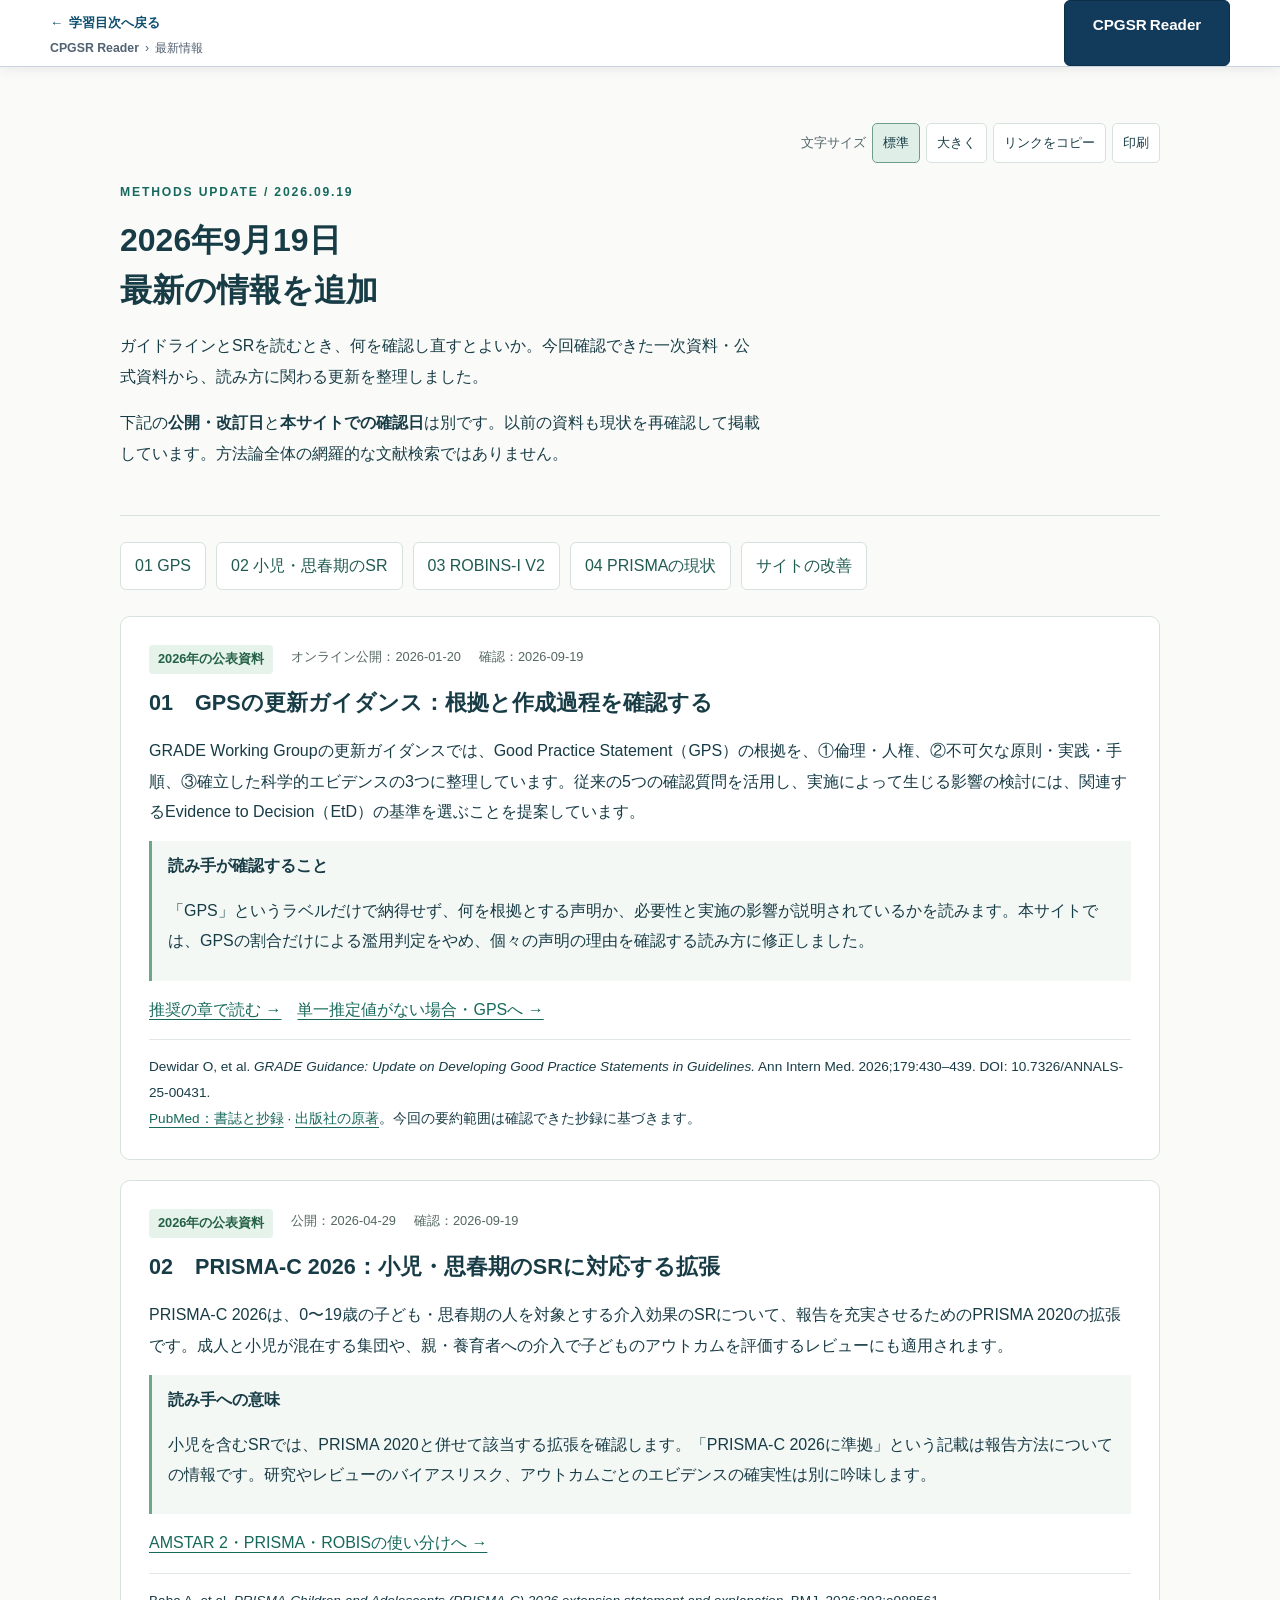
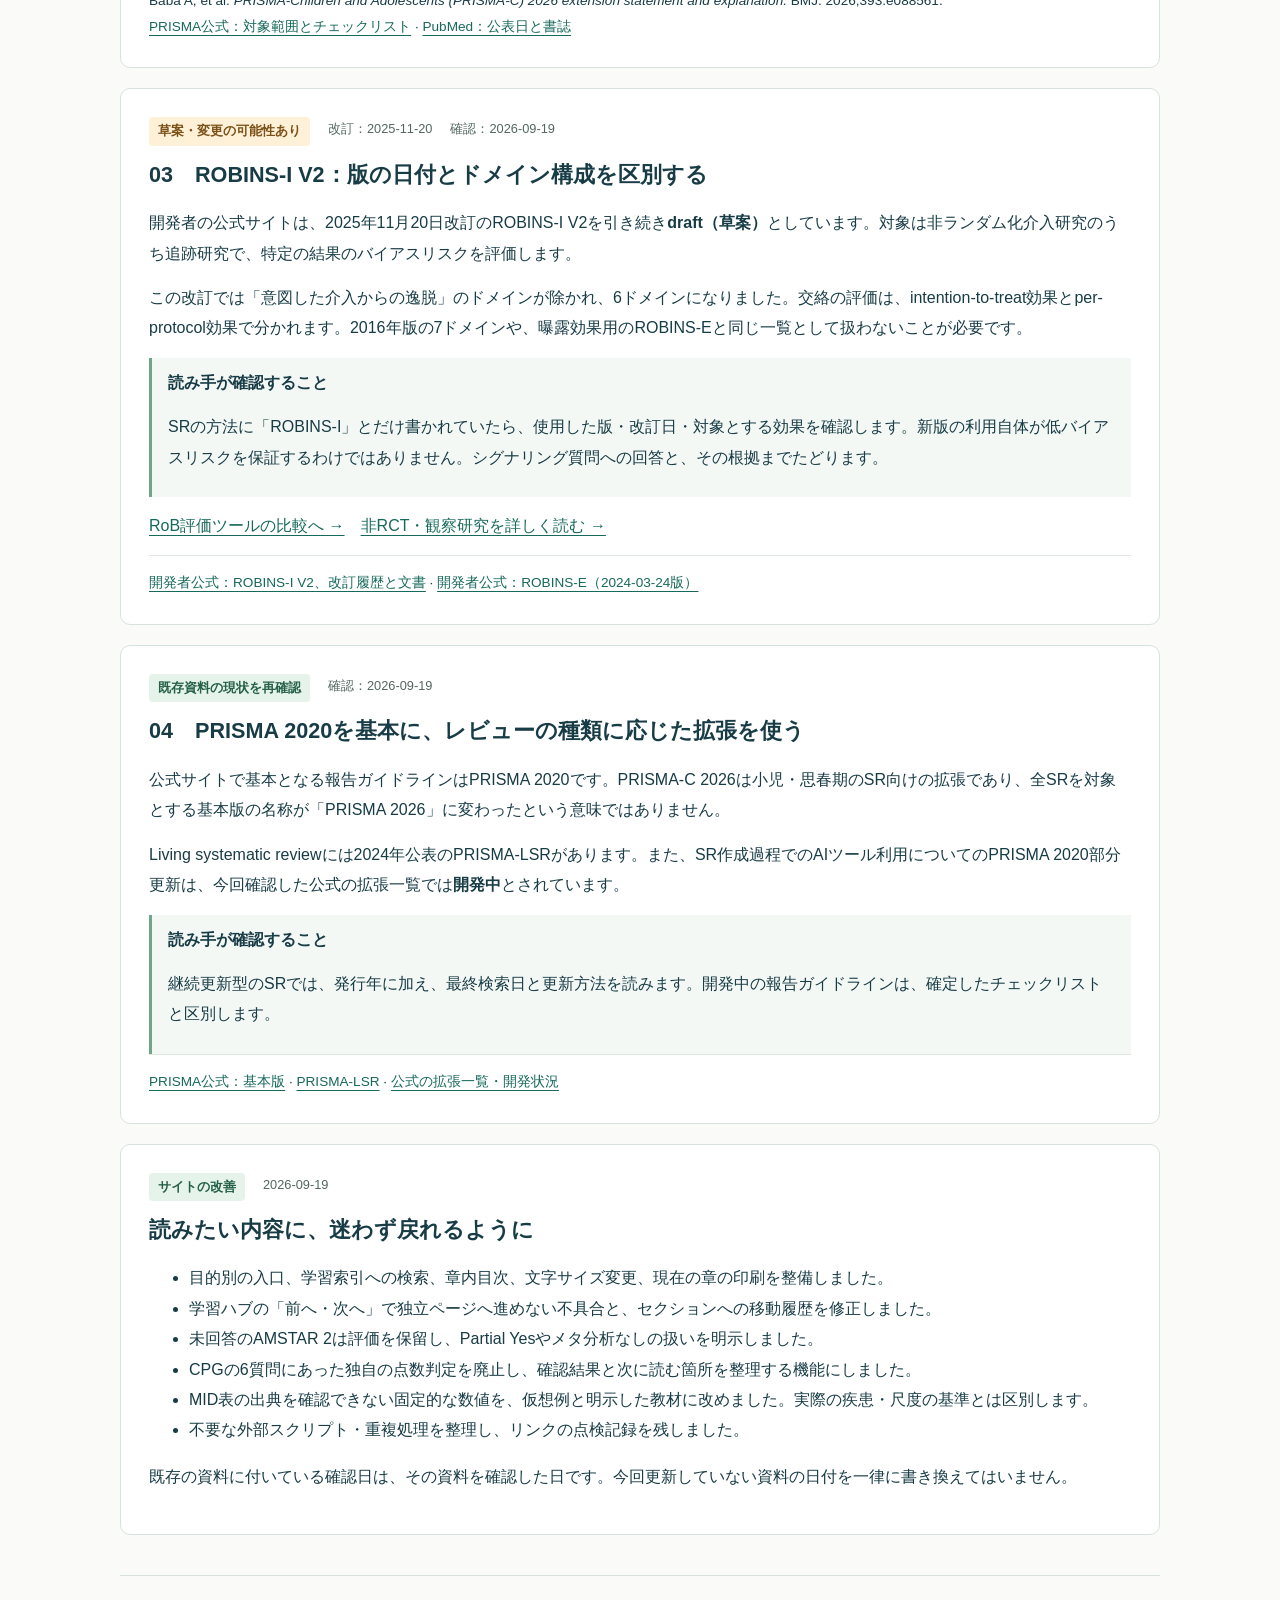
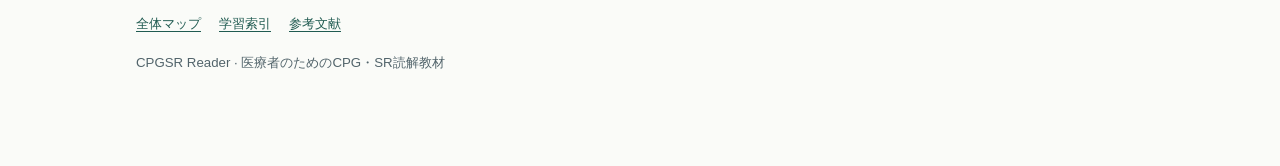
<file: updates.html>
<!doctype html>
<html lang="ja">
<head>
  <meta charset="utf-8">
  <meta name="viewport" content="width=device-width, initial-scale=1">
  <title>2026年9月19日 最新情報 | CPGSR Reader</title>
  <meta name="description" content="2026年9月19日に確認したCPG・SRの方法論。GPS更新ガイダンス、PRISMA-C 2026、ROBINS-I V2草案とPRISMAの現状を、一次資料と読み手への意味とともに整理。">
  <meta name="theme-color" content="#153f46">
  <link rel="canonical" href="https://mxe050.github.io/CPGSRuser/updates.html">
  <link rel="stylesheet" href="site-shell.css?v=20260919">
  <link rel="stylesheet" href="reader-refresh.css?v=20260919">
  <script src="reader-ui.js?v=20260919" defer></script>
</head>
<body class="update-page">
  <a class="cpgsr-skip-link" href="#main-content">本文へ移動</a>
  <header class="cpgsr-global-header">
    <div class="cpgsr-header-inner">
      <div class="cpgsr-header-context">
        <a class="cpgsr-back-link" href="index.html#page-0">学習目次へ戻る</a>
        <nav class="cpgsr-breadcrumb" aria-label="パンくず"><a href="index.html">CPGSR Reader</a><span aria-hidden="true">›</span><span aria-current="page">最新情報</span></nav>
      </div>
      <a class="cpgsr-brand" href="index.html"><span class="cpgsr-brand-strong">CPGSR</span> Reader</a>
    </div>
  </header>
  <main class="update-main" id="main-content">
    <header class="update-hero">
      <p class="reader-eyebrow">METHODS UPDATE / 2026.09.19</p>
      <h1>2026年9月19日<br>最新の情報を追加</h1>
      <p>ガイドラインとSRを読むとき、何を確認し直すとよいか。今回確認できた一次資料・公式資料から、読み方に関わる更新を整理しました。</p>
      <p>下記の<strong>公開・改訂日</strong>と<strong>本サイトでの確認日</strong>は別です。以前の資料も現状を再確認して掲載しています。方法論全体の網羅的な文献検索ではありません。</p>
    </header>
    <nav class="update-toc" aria-label="更新項目">
      <a href="#gps-2026">01 GPS</a><a href="#prisma-c-2026">02 小児・思春期のSR</a><a href="#robins-i-v2">03 ROBINS-I V2</a><a href="#prisma-current">04 PRISMAの現状</a><a href="#site-improvements">サイトの改善</a>
    </nav>

    <article class="update-article" id="gps-2026">
      <div class="update-meta"><span class="update-badge">2026年の公表資料</span><span>オンライン公開：2026-01-20</span><span>確認：2026-09-19</span></div>
      <h2>01　GPSの更新ガイダンス：根拠と作成過程を確認する</h2>
      <p>GRADE Working Groupの更新ガイダンスでは、Good Practice Statement（GPS）の根拠を、①倫理・人権、②不可欠な原則・実践・手順、③確立した科学的エビデンスの3つに整理しています。従来の5つの確認質問を活用し、実施によって生じる影響の検討には、関連するEvidence to Decision（EtD）の基準を選ぶことを提案しています。</p>
      <div class="update-apply"><strong>読み手が確認すること</strong><p>「GPS」というラベルだけで納得せず、何を根拠とする声明か、必要性と実施の影響が説明されているかを読みます。本サイトでは、GPSの割合だけによる濫用判定をやめ、個々の声明の理由を確認する読み方に修正しました。</p></div>
      <p><a href="index.html#recommendation-gps">推奨の章で読む →</a>　<a href="index.html#alternative-gps">単一推定値がない場合・GPSへ →</a></p>
      <div class="update-sources">Dewidar O, et al. <em>GRADE Guidance: Update on Developing Good Practice Statements in Guidelines.</em> Ann Intern Med. 2026;179:430–439. DOI: 10.7326/ANNALS-25-00431.<br><a href="https://pubmed.ncbi.nlm.nih.gov/41554128/" target="_blank" rel="noopener">PubMed：書誌と抄録</a> · <a href="https://doi.org/10.7326/ANNALS-25-00431" target="_blank" rel="noopener">出版社の原著</a>。今回の要約範囲は確認できた抄録に基づきます。</div>
    </article>

    <article class="update-article" id="prisma-c-2026">
      <div class="update-meta"><span class="update-badge">2026年の公表資料</span><span>公開：2026-04-29</span><span>確認：2026-09-19</span></div>
      <h2>02　PRISMA-C 2026：小児・思春期のSRに対応する拡張</h2>
      <p>PRISMA-C 2026は、0〜19歳の子ども・思春期の人を対象とする介入効果のSRについて、報告を充実させるためのPRISMA 2020の拡張です。成人と小児が混在する集団や、親・養育者への介入で子どものアウトカムを評価するレビューにも適用されます。</p>
      <div class="update-apply"><strong>読み手への意味</strong><p>小児を含むSRでは、PRISMA 2020と併せて該当する拡張を確認します。「PRISMA-C 2026に準拠」という記載は報告方法についての情報です。研究やレビューのバイアスリスク、アウトカムごとのエビデンスの確実性は別に吟味します。</p></div>
      <p><a href="index.html#page-18">AMSTAR 2・PRISMA・ROBISの使い分けへ →</a></p>
      <div class="update-sources">Baba A, et al. <em>PRISMA-Children and Adolescents (PRISMA-C) 2026 extension statement and explanation.</em> BMJ. 2026;393:e088561.<br><a href="https://www.prisma-statement.org/children" target="_blank" rel="noopener">PRISMA公式：対象範囲とチェックリスト</a> · <a href="https://pubmed.ncbi.nlm.nih.gov/42055583/" target="_blank" rel="noopener">PubMed：公表日と書誌</a></div>
    </article>

    <article class="update-article" id="robins-i-v2">
      <div class="update-meta"><span class="update-badge draft">草案・変更の可能性あり</span><span>改訂：2025-11-20</span><span>確認：2026-09-19</span></div>
      <h2>03　ROBINS-I V2：版の日付とドメイン構成を区別する</h2>
      <p>開発者の公式サイトは、2025年11月20日改訂のROBINS-I V2を引き続き<strong>draft（草案）</strong>としています。対象は非ランダム化介入研究のうち追跡研究で、特定の結果のバイアスリスクを評価します。</p>
      <p>この改訂では「意図した介入からの逸脱」のドメインが除かれ、6ドメインになりました。交絡の評価は、intention-to-treat効果とper-protocol効果で分かれます。2016年版の7ドメインや、曝露効果用のROBINS-Eと同じ一覧として扱わないことが必要です。</p>
      <div class="update-apply"><strong>読み手が確認すること</strong><p>SRの方法に「ROBINS-I」とだけ書かれていたら、使用した版・改訂日・対象とする効果を確認します。新版の利用自体が低バイアスリスクを保証するわけではありません。シグナリング質問への回答と、その根拠までたどります。</p></div>
      <p><a href="index.html#read-risk-of-bias-tools">RoB評価ツールの比較へ →</a>　<a href="non-rct-observational-studies.html">非RCT・観察研究を詳しく読む →</a></p>
      <div class="update-sources"><a href="https://www.riskofbias.info/welcome/robins-i-v2" target="_blank" rel="noopener">開発者公式：ROBINS-I V2、改訂履歴と文書</a> · <a href="https://www.riskofbias.info/welcome/robins-e-tool" target="_blank" rel="noopener">開発者公式：ROBINS-E（2024-03-24版）</a></div>
    </article>

    <article class="update-article" id="prisma-current">
      <div class="update-meta"><span class="update-badge">既存資料の現状を再確認</span><span>確認：2026-09-19</span></div>
      <h2>04　PRISMA 2020を基本に、レビューの種類に応じた拡張を使う</h2>
      <p>公式サイトで基本となる報告ガイドラインはPRISMA 2020です。PRISMA-C 2026は小児・思春期のSR向けの拡張であり、全SRを対象とする基本版の名称が「PRISMA 2026」に変わったという意味ではありません。</p>
      <p>Living systematic reviewには2024年公表のPRISMA-LSRがあります。また、SR作成過程でのAIツール利用についてのPRISMA 2020部分更新は、今回確認した公式の拡張一覧では<strong>開発中</strong>とされています。</p>
      <div class="update-apply"><strong>読み手が確認すること</strong><p>継続更新型のSRでは、発行年に加え、最終検索日と更新方法を読みます。開発中の報告ガイドラインは、確定したチェックリストと区別します。</p></div>
      <div class="update-sources"><a href="https://www.prisma-statement.org/" target="_blank" rel="noopener">PRISMA公式：基本版</a> · <a href="https://www.prisma-statement.org/lsr" target="_blank" rel="noopener">PRISMA-LSR</a> · <a href="https://www.prisma-statement.org/extensions" target="_blank" rel="noopener">公式の拡張一覧・開発状況</a></div>
    </article>

    <section class="update-article" id="site-improvements">
      <div class="update-meta"><span class="update-badge">サイトの改善</span><time datetime="2026-09-19">2026-09-19</time></div>
      <h2>読みたい内容に、迷わず戻れるように</h2>
      <ul>
        <li>目的別の入口、学習索引への検索、章内目次、文字サイズ変更、現在の章の印刷を整備しました。</li>
        <li>学習ハブの「前へ・次へ」で独立ページへ進めない不具合と、セクションへの移動履歴を修正しました。</li>
        <li>未回答のAMSTAR 2は評価を保留し、Partial Yesやメタ分析なしの扱いを明示しました。</li>
        <li>CPGの6質問にあった独自の点数判定を廃止し、確認結果と次に読む箇所を整理する機能にしました。</li>
        <li>MID表の出典を確認できない固定的な数値を、仮想例と明示した教材に改めました。実際の疾患・尺度の基準とは区別します。</li>
        <li>不要な外部スクリプト・重複処理を整理し、リンクの点検記録を残しました。</li>
      </ul>
      <p>既存の資料に付いている確認日は、その資料を確認した日です。今回更新していない資料の日付を一律に書き換えてはいません。</p>
    </section>
    <footer class="reader-site-footer"><p><a href="index.html">全体マップ</a><a href="learning-index.html">学習索引</a><a href="index.html#page-24">参考文献</a></p><p>CPGSR Reader · 医療者のためのCPG・SR読解教材</p></footer>
  </main>
</body>
</html>
</file>
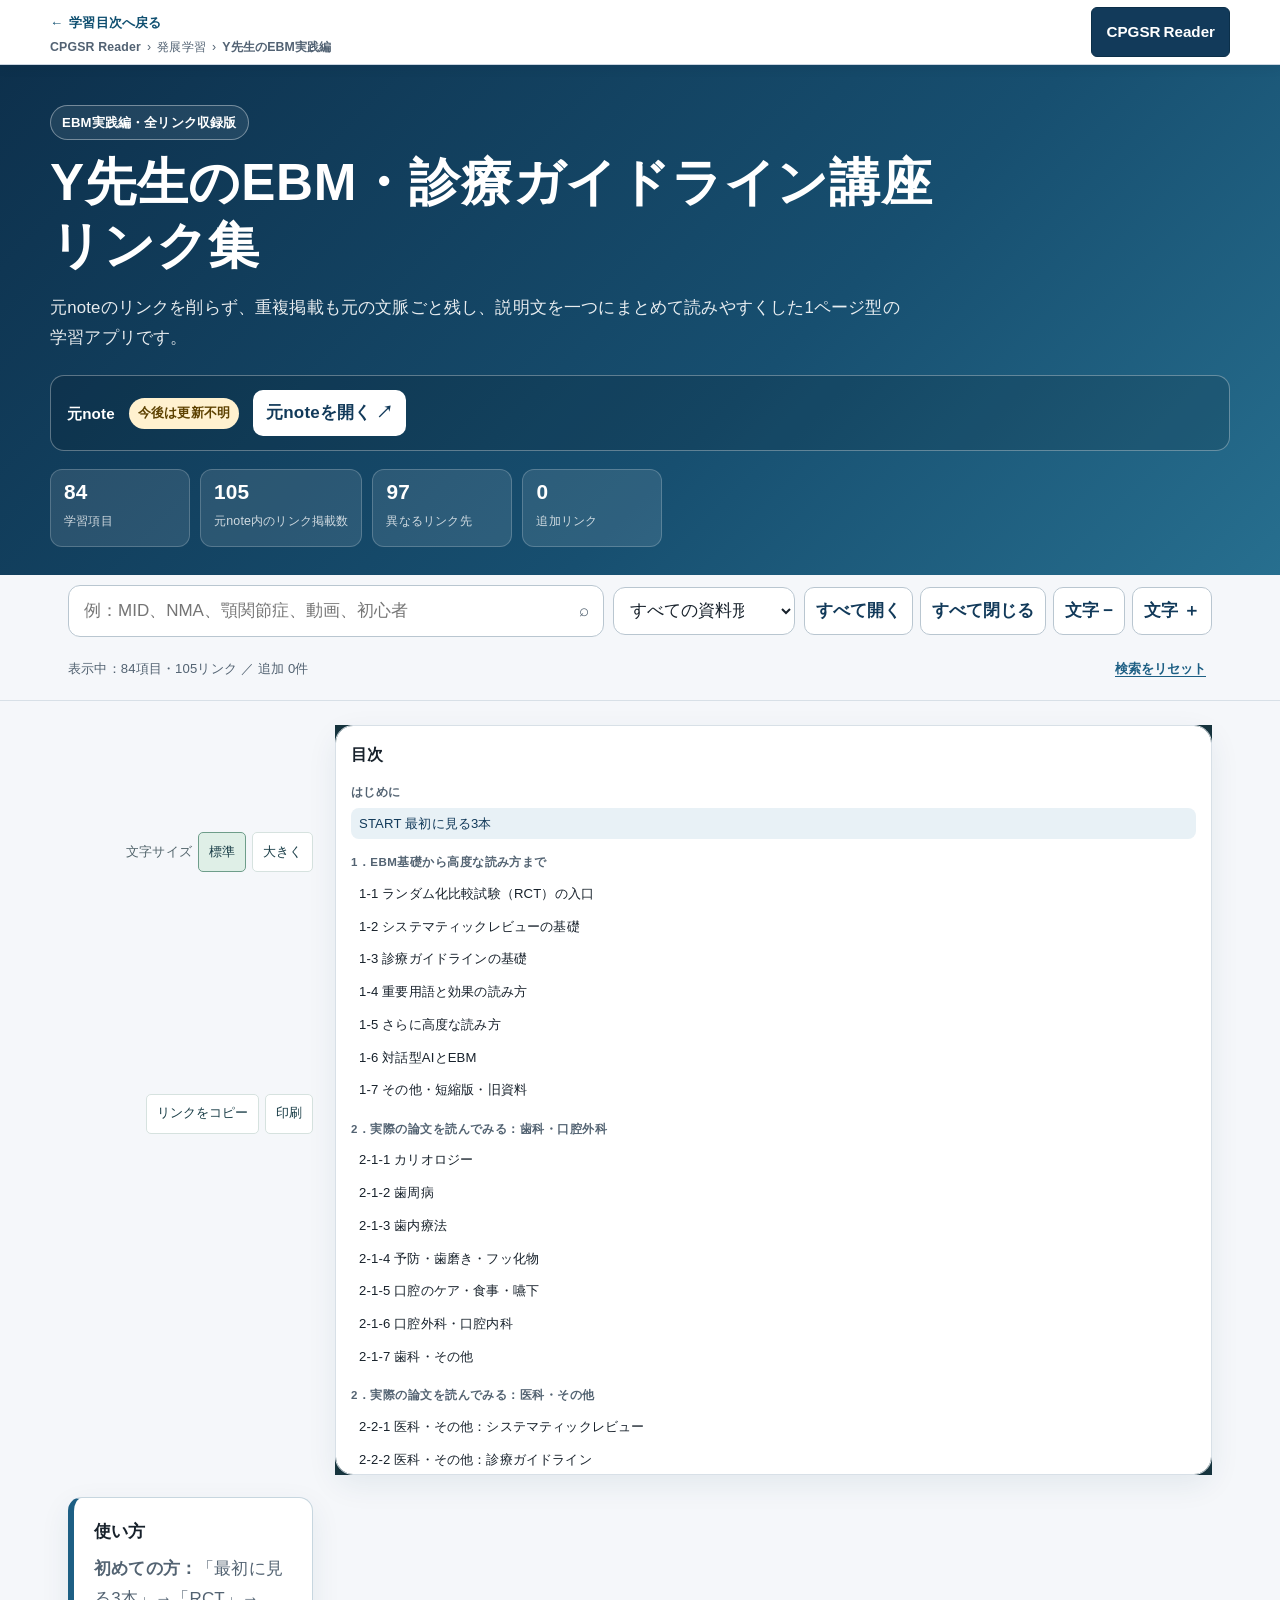
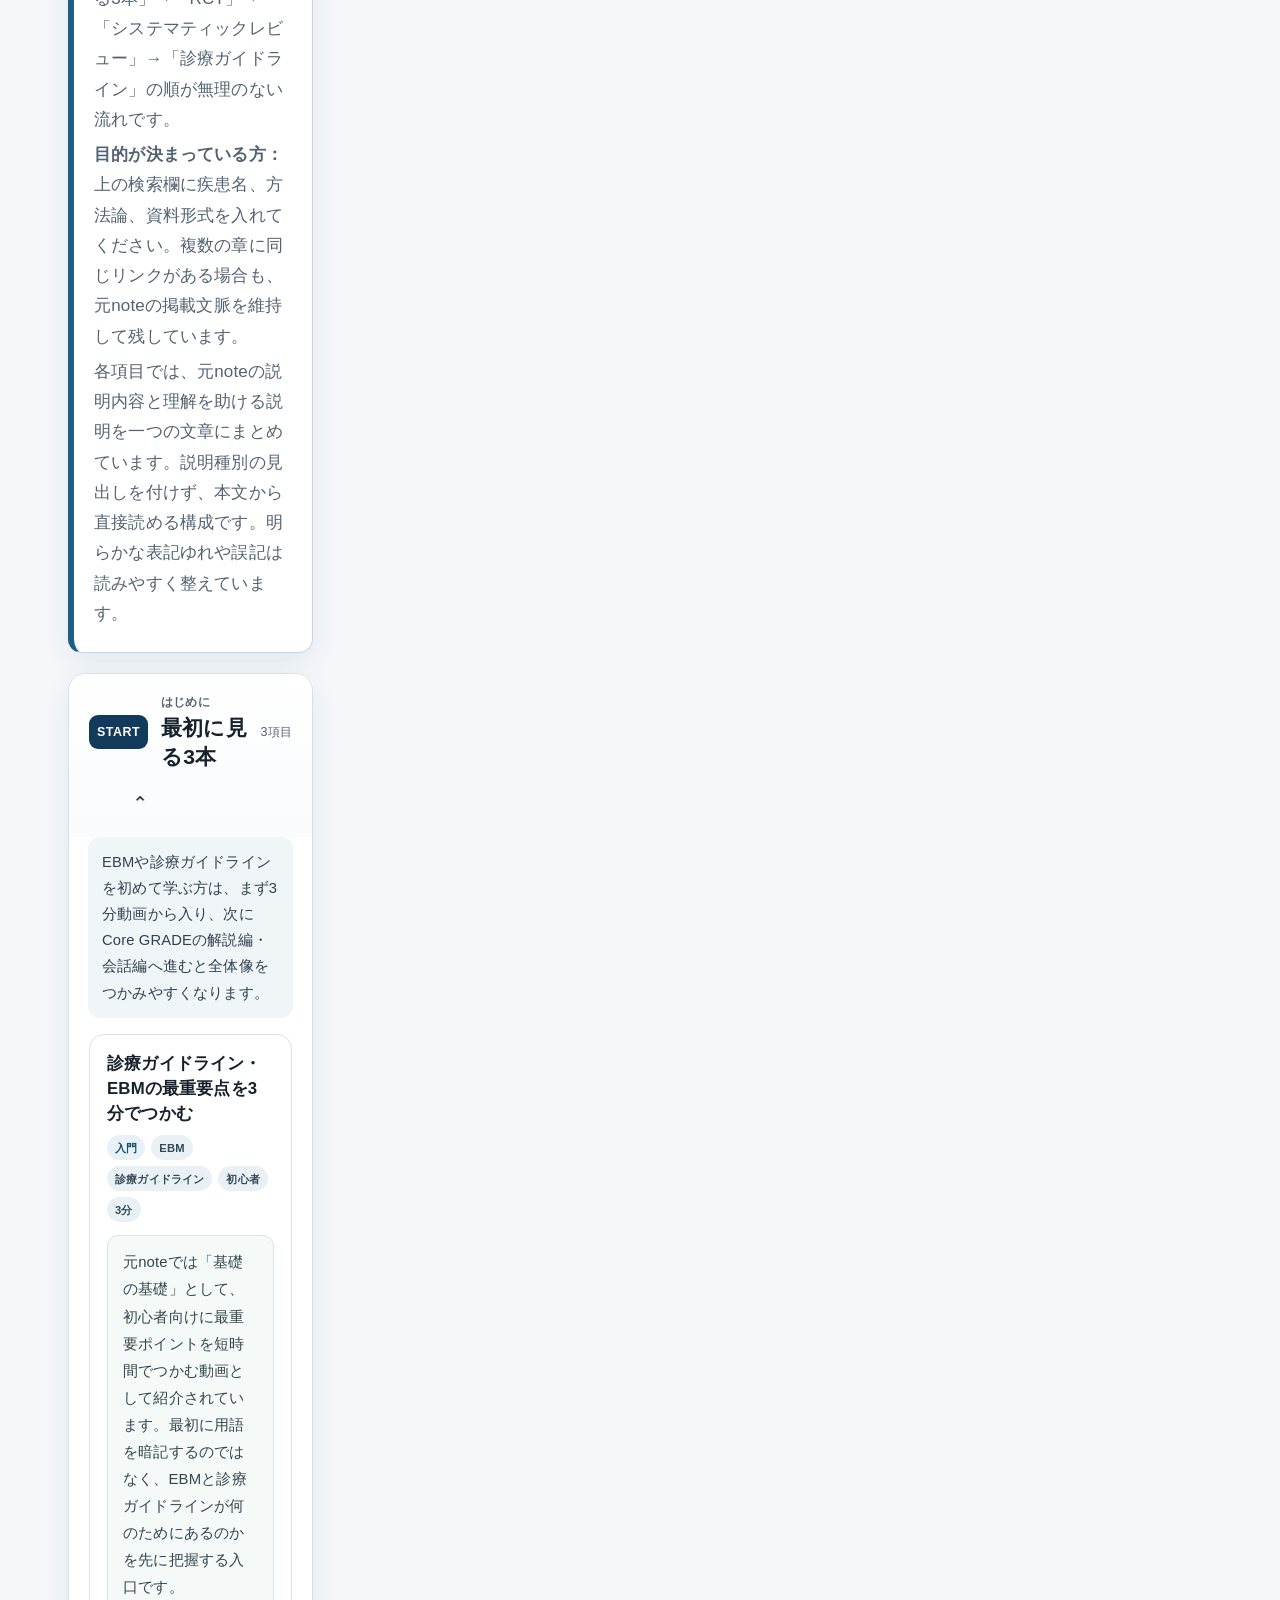
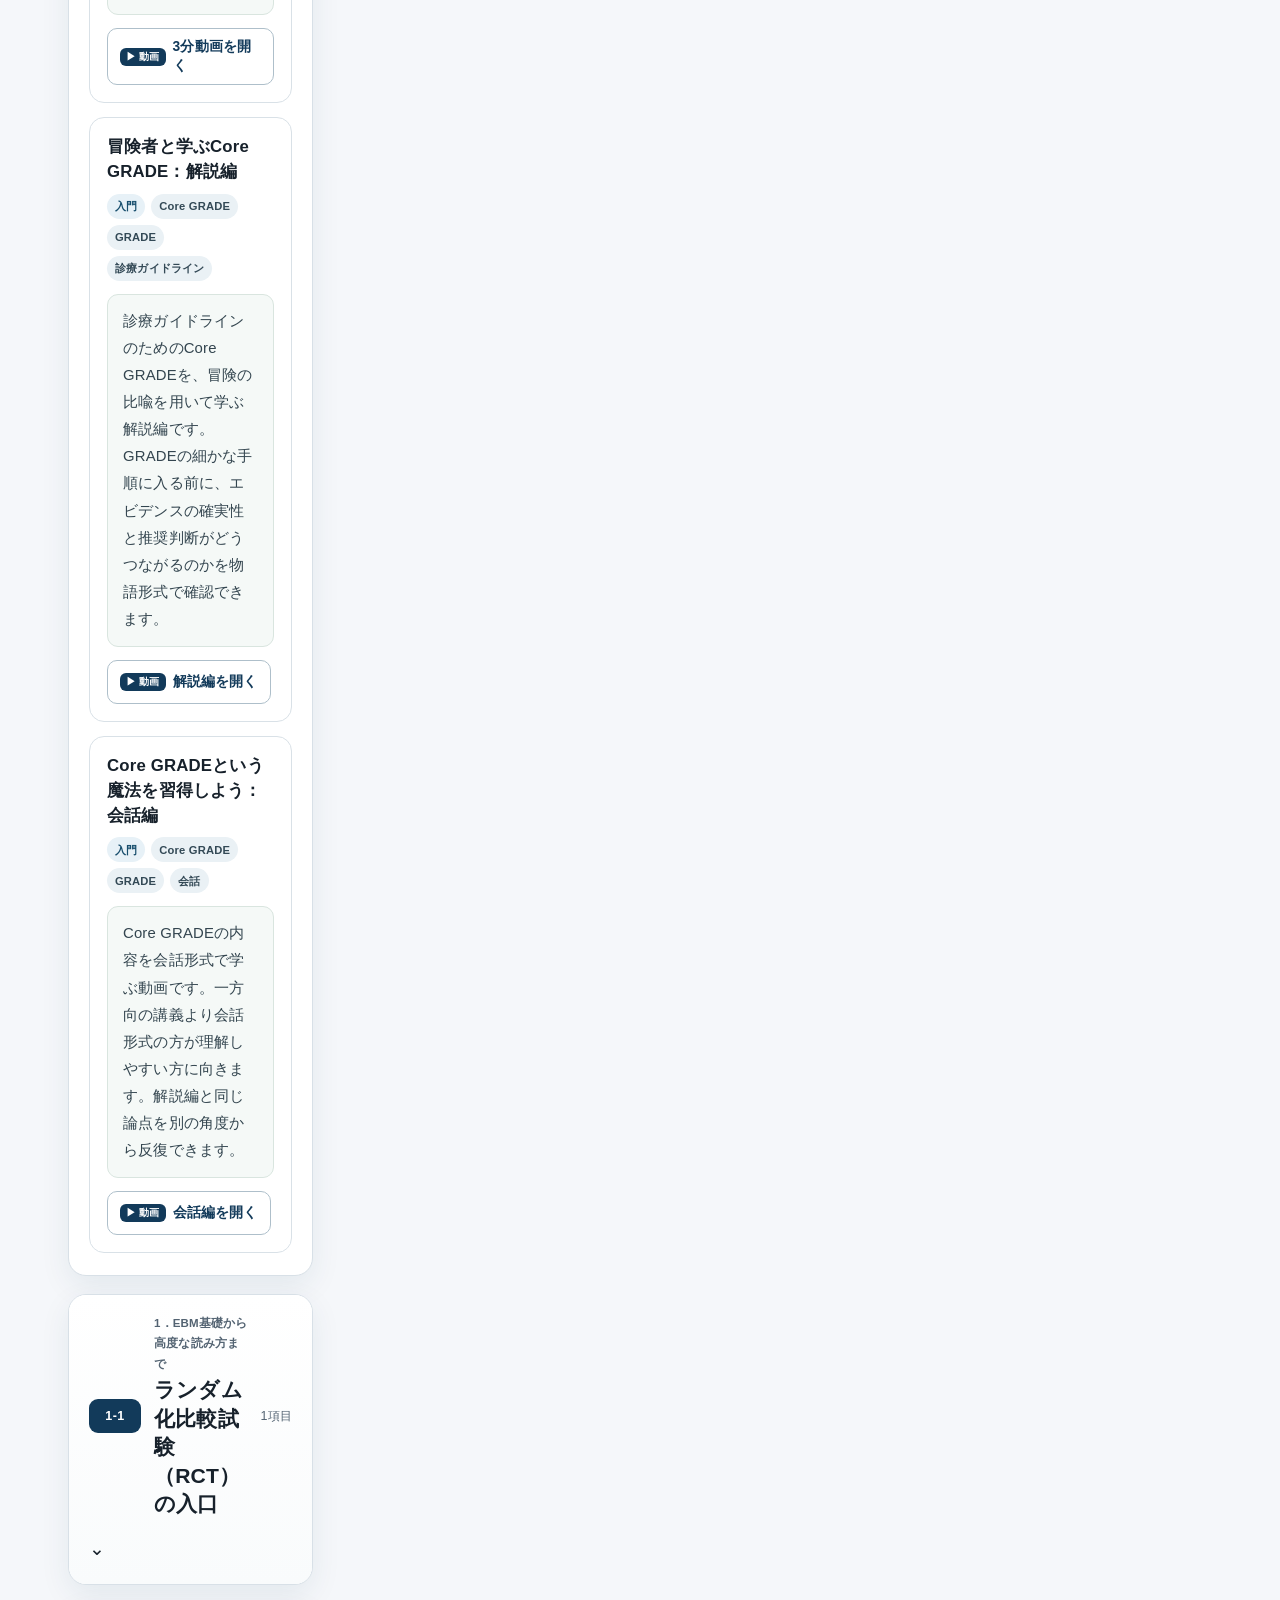
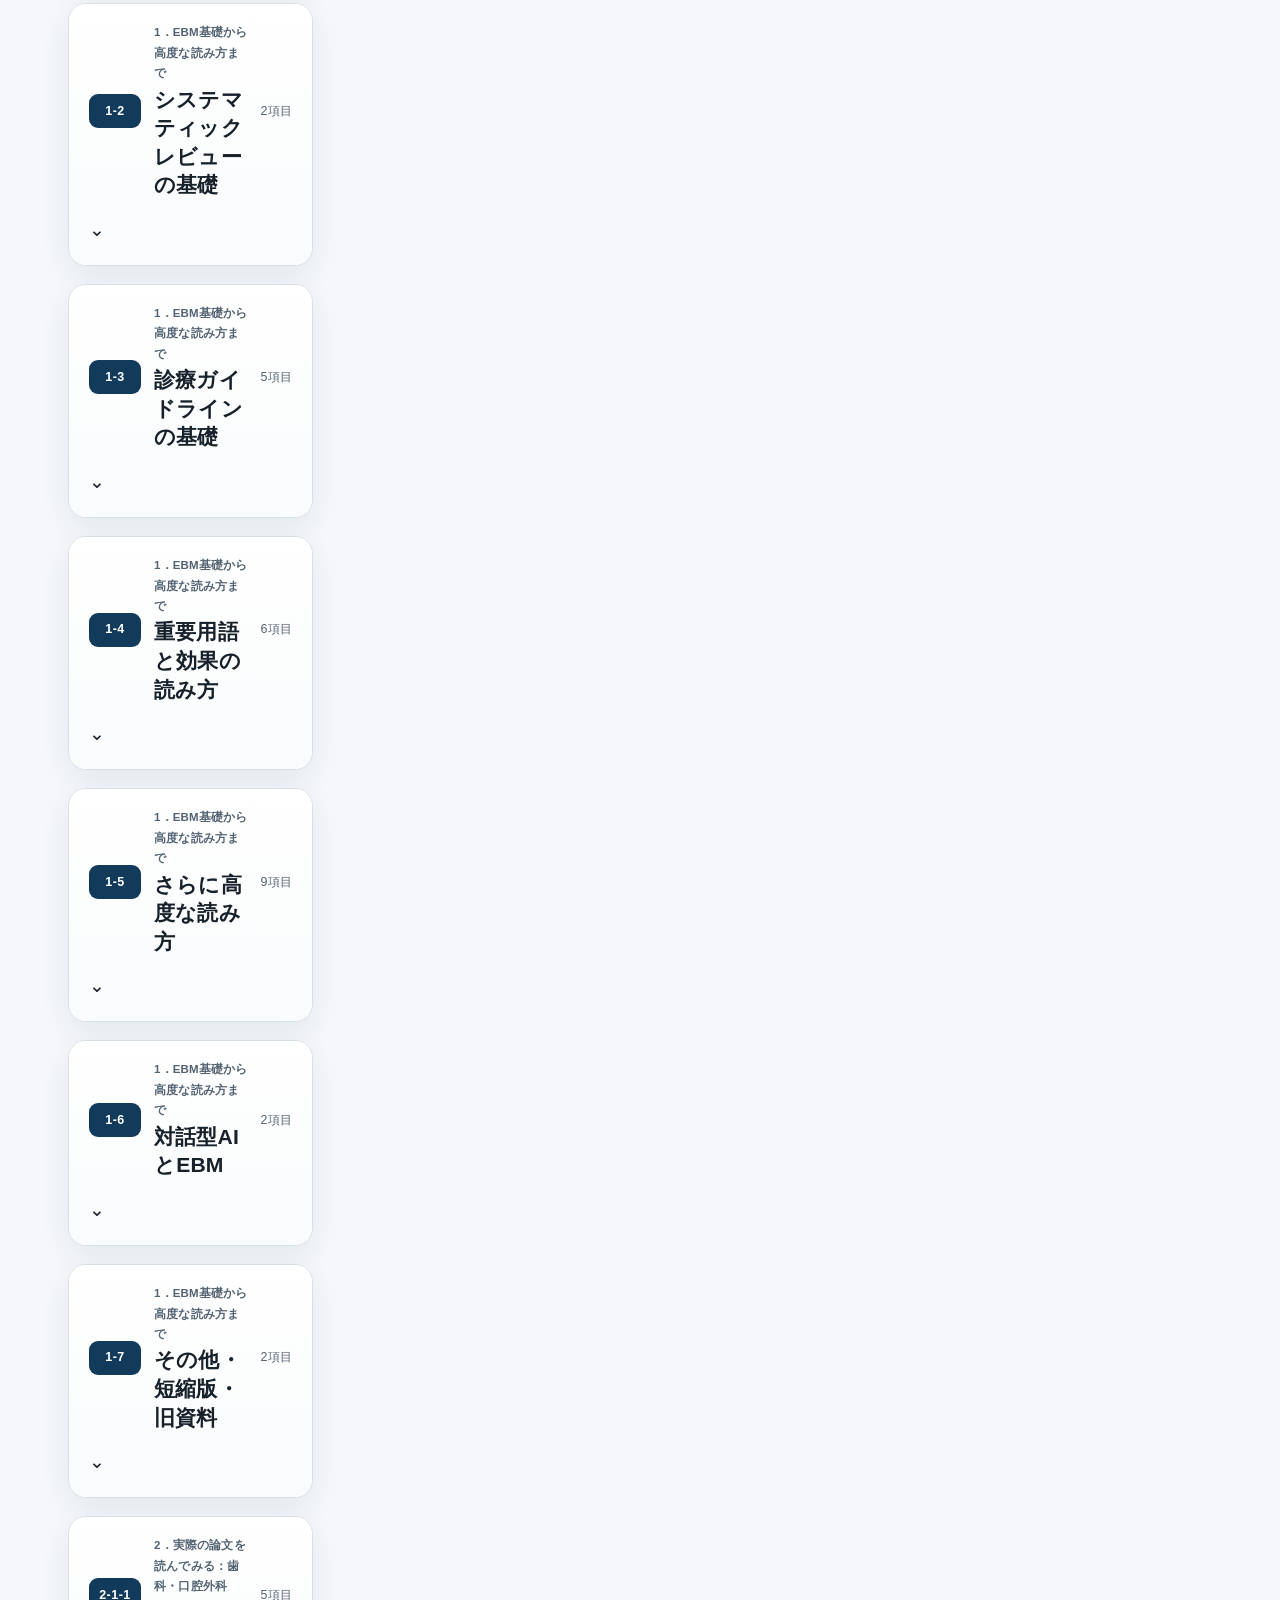
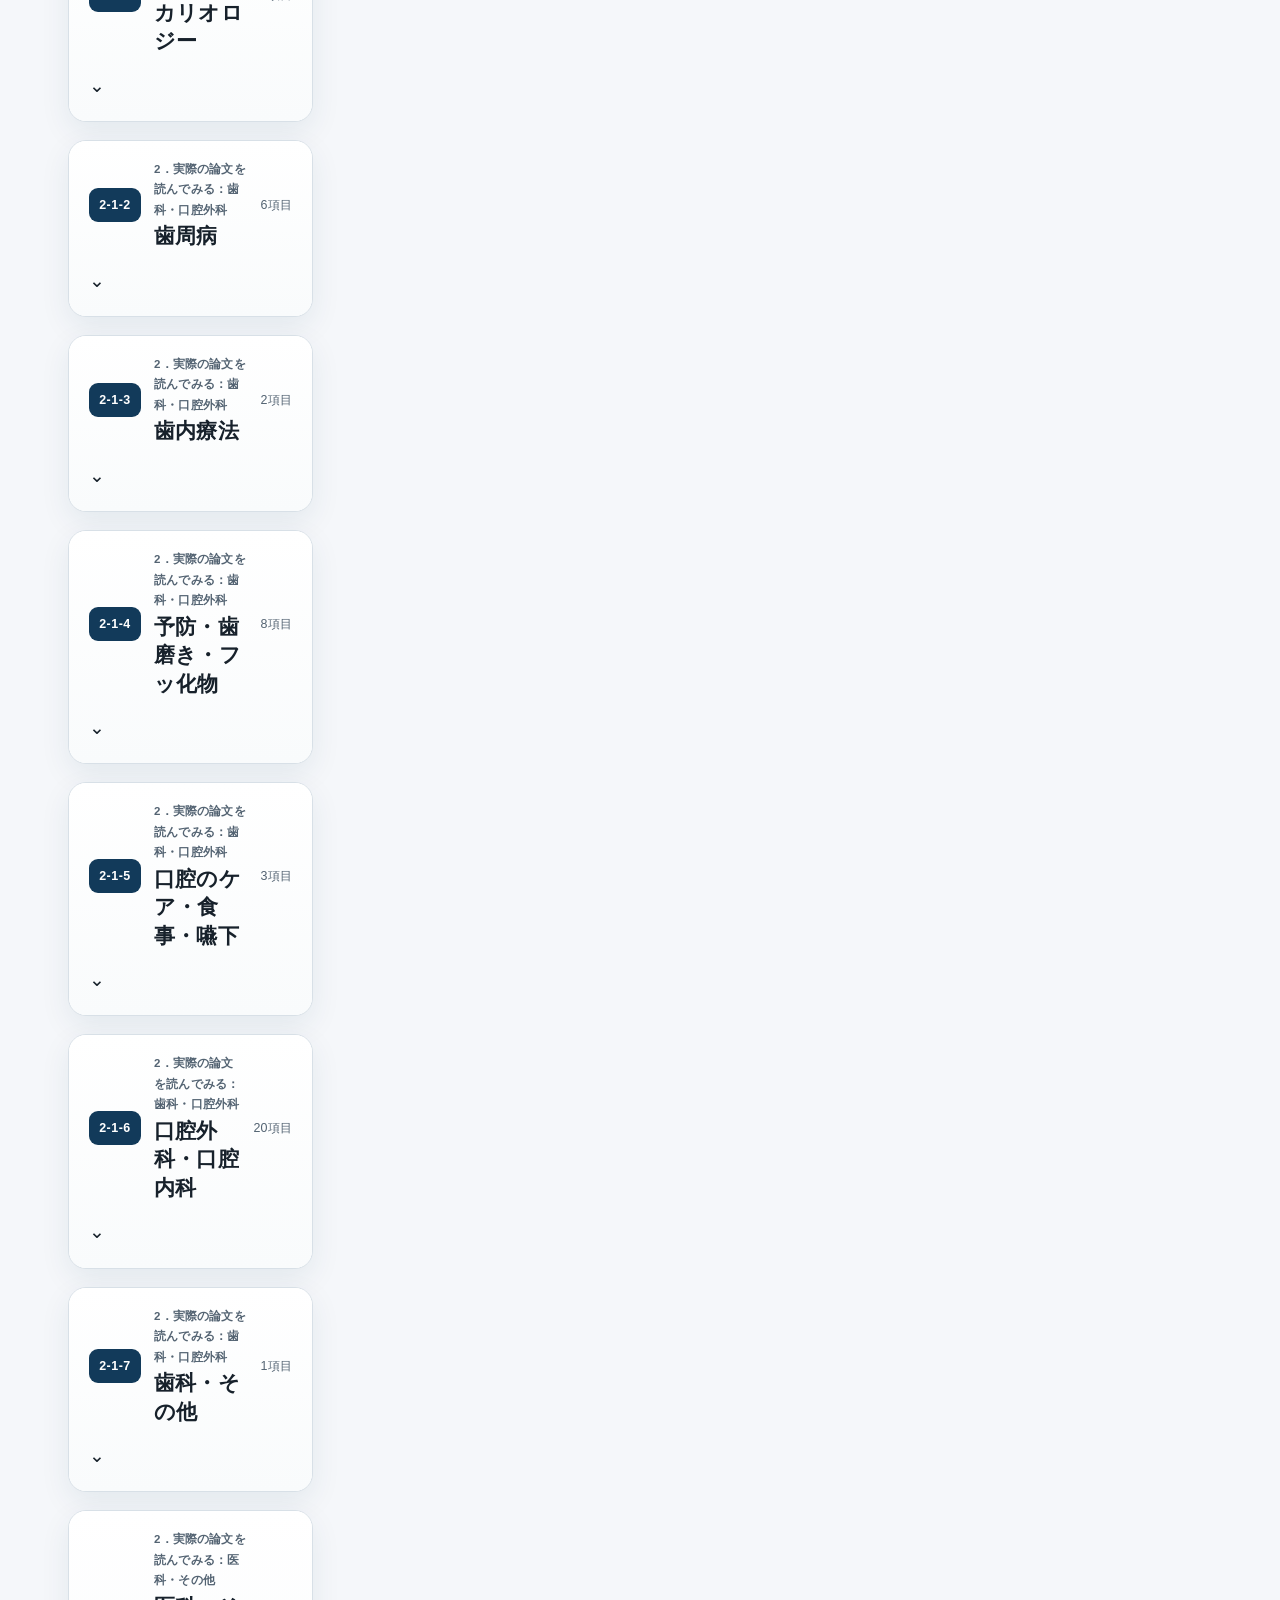
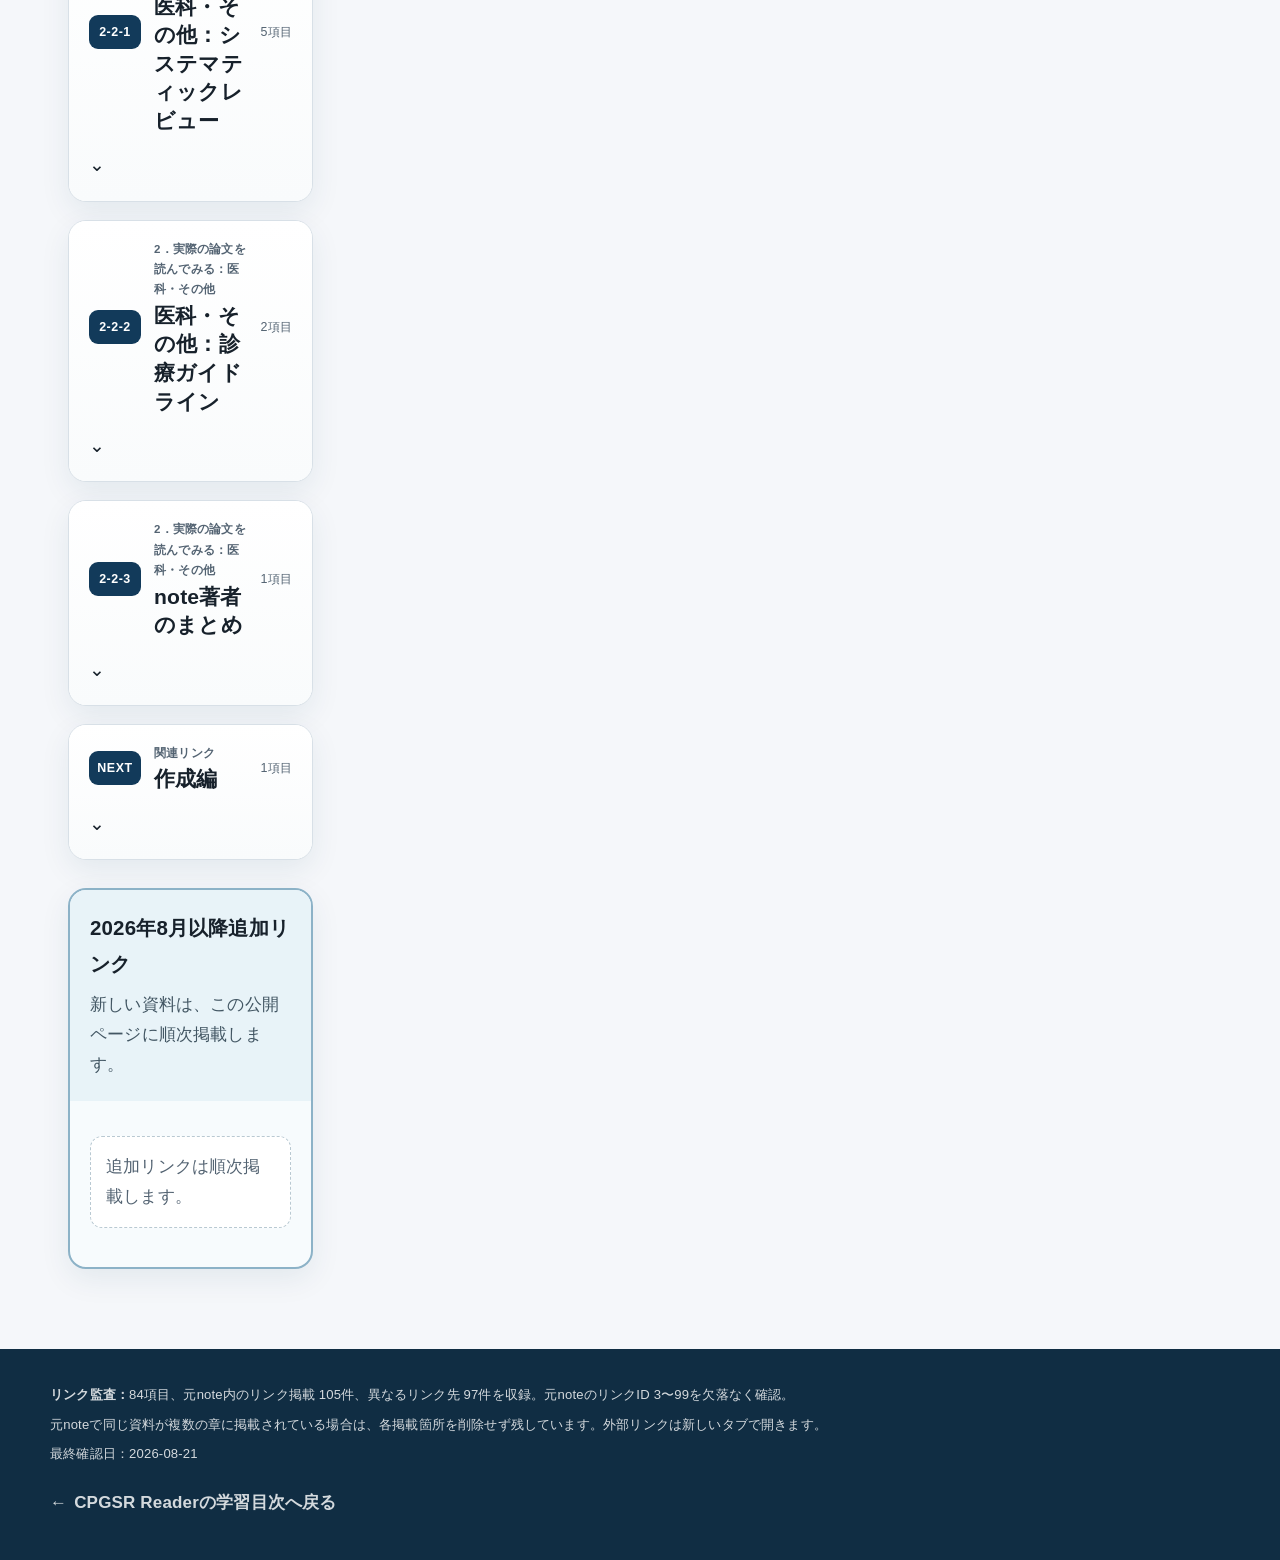
<file: y-sensei-ebm-practice-links.html>
<!DOCTYPE html>
<html lang="ja">
<head>
  <meta charset="utf-8">
  <meta name="viewport" content="width=device-width, initial-scale=1, viewport-fit=cover">
  <meta name="description" content="Y先生のEBM・診療ガイドライン講座：EBM実践編の全リンクを、スマホ対応・検索可能な1ページに再構成した学習アプリです。">
  <meta name="theme-color" content="#123a5a">
  <link rel="canonical" href="https://mxe050.github.io/CPGSRuser/y-sensei-ebm-practice-links.html">
  <meta property="og:type" content="website">
  <meta property="og:title" content="Y先生のEBM・診療ガイドライン講座リンク集：EBM実践編">
  <meta property="og:description" content="Y先生のEBM・診療ガイドライン講座：EBM実践編を、検索できる学習リンク集として読む。">
  <title>Y先生のEBM・診療ガイドライン講座リンク集：EBM実践編</title>
  <link rel="stylesheet" href="site-shell.css?v=1.0">
  <style>
    :root {
      color-scheme: light;
      --bg: #f5f7fa;
      --surface: #ffffff;
      --surface-2: #f0f5f8;
      --ink: #17212b;
      --muted: #536372;
      --line: #d8e0e7;
      --brand: #123a5a;
      --brand-2: #1d5f84;
      --accent: #a94c10;
      --good: #1e6b4c;
      --warning: #8a5a00;
      --danger: #a32626;
      --opinion: #6d3a82;
      --source: #215c70;
      --focus: #f0b429;
      --shadow: 0 10px 30px rgba(18, 58, 90, 0.08);
      --radius: 18px;
      --font-scale: 1;
      --content-width: 1180px;
    }

    * { box-sizing: border-box; }
    html { scroll-behavior: smooth; scroll-padding-top: 132px; }
    body {
      margin: 0;
      min-height: 100vh;
      background: var(--bg);
      color: var(--ink);
      font-family: -apple-system, BlinkMacSystemFont, "Segoe UI", "Hiragino Kaku Gothic ProN", "Hiragino Sans", "Yu Gothic UI", "Yu Gothic", Meiryo, sans-serif;
      font-size: calc(17px * var(--font-scale));
      line-height: 1.78;
      letter-spacing: 0.01em;
      -webkit-text-size-adjust: 100%;
    }

    a { color: var(--brand-2); text-underline-offset: 0.16em; }
    button, input, select, textarea { font: inherit; }
    button, .button-link { min-height: 44px; }
    :focus-visible { outline: 3px solid var(--focus); outline-offset: 3px; }
    [hidden] { display: none !important; }

    .skip-link {
      position: fixed;
      top: 8px;
      left: 8px;
      z-index: 9999;
      transform: translateY(-160%);
      padding: 10px 14px;
      border-radius: 10px;
      background: var(--ink);
      color: #fff;
      text-decoration: none;
    }
    .skip-link:focus { transform: translateY(0); }

    .hero {
      background: linear-gradient(135deg, #0d304c 0%, #174f70 60%, #276f8f 100%);
      color: #fff;
      padding: 40px max(20px, env(safe-area-inset-right)) 28px max(20px, env(safe-area-inset-left));
    }
    .hero-inner { position: relative; max-width: var(--content-width); margin: 0 auto; }
    .return-to-reader {
      position: absolute;
      top: 0;
      right: 0;
      display: inline-flex;
      align-items: center;
      justify-content: center;
      min-height: 42px;
      padding: 8px 13px;
      border: 1px solid rgba(255,255,255,.56);
      border-radius: 10px;
      background: rgba(7,31,48,.35);
      color: #fff;
      font-size: .85rem;
      font-weight: 800;
      text-decoration: none;
    }
    .return-to-reader:hover { background: rgba(255,255,255,.15); }
    .return-to-reader:focus-visible { outline: 3px solid #ffe28a; outline-offset: 3px; }
    .eyebrow {
      display: inline-flex;
      align-items: center;
      gap: 8px;
      margin: 0 0 12px;
      padding: 5px 11px;
      border: 1px solid rgba(255,255,255,.38);
      border-radius: 999px;
      background: rgba(255,255,255,.08);
      font-size: .82rem;
      font-weight: 700;
    }
    h1 {
      max-width: 900px;
      margin: 0;
      font-size: clamp(1.75rem, 4vw, 3.2rem);
      line-height: 1.22;
      letter-spacing: .015em;
    }
    .hero-lead {
      max-width: 850px;
      margin: 16px 0 0;
      color: rgba(255,255,255,.9);
      font-size: 1.05rem;
    }
    .source-banner {
      display: flex;
      flex-wrap: wrap;
      align-items: center;
      gap: 10px 14px;
      margin-top: 22px;
      padding: 14px 16px;
      border: 1px solid rgba(255,255,255,.32);
      border-radius: 14px;
      background: rgba(0,0,0,.12);
    }
    .source-banner strong { font-size: .95rem; }
    .source-banner .status {
      display: inline-flex;
      align-items: center;
      padding: 4px 9px;
      border-radius: 999px;
      background: #fff1cf;
      color: #5d4100;
      font-size: .8rem;
      font-weight: 800;
    }
    .source-banner a {
      display: inline-flex;
      align-items: center;
      gap: 6px;
      min-height: 42px;
      padding: 8px 13px;
      border-radius: 10px;
      background: #fff;
      color: var(--brand);
      font-weight: 800;
      text-decoration: none;
    }
    .hero-stats {
      display: flex;
      flex-wrap: wrap;
      gap: 10px;
      margin-top: 18px;
    }
    .stat {
      min-width: 140px;
      padding: 10px 13px;
      border-radius: 12px;
      background: rgba(255,255,255,.1);
      border: 1px solid rgba(255,255,255,.2);
    }
    .stat b { display: block; font-size: 1.3rem; line-height: 1.2; }
    .stat span { color: rgba(255,255,255,.78); font-size: .78rem; }

    .toolbar-wrap {
      position: sticky;
      top: 0;
      z-index: 1000;
      border-bottom: 1px solid var(--line);
      background: rgba(245,247,250,.96);
      backdrop-filter: blur(12px);
    }
    .toolbar {
      max-width: var(--content-width);
      margin: 0 auto;
      padding: 10px 18px;
      display: grid;
      grid-template-columns: minmax(240px, 1fr) minmax(165px, .34fr) auto;
      gap: 9px;
      align-items: center;
    }
    .search-box { position: relative; }
    .search-box input {
      width: 100%;
      min-height: 48px;
      padding: 10px 44px 10px 15px;
      border: 1px solid #b9c6d0;
      border-radius: 12px;
      background: var(--surface);
      color: var(--ink);
    }
    .search-box .icon {
      position: absolute;
      right: 14px;
      top: 50%;
      transform: translateY(-50%);
      pointer-events: none;
      color: var(--muted);
    }
    .toolbar select {
      min-height: 48px;
      width: 100%;
      padding: 9px 34px 9px 12px;
      border: 1px solid #b9c6d0;
      border-radius: 12px;
      background: var(--surface);
      color: var(--ink);
    }
    .tool-actions { display: flex; gap: 7px; }
    .tool-button {
      border: 1px solid #b9c6d0;
      border-radius: 10px;
      background: var(--surface);
      color: var(--brand);
      padding: 8px 11px;
      font-weight: 800;
      cursor: pointer;
      white-space: nowrap;
    }
    .tool-button:hover { background: #eaf2f7; }
    .result-bar {
      max-width: var(--content-width);
      margin: 0 auto;
      padding: 0 18px 9px;
      display: flex;
      justify-content: space-between;
      align-items: center;
      gap: 10px;
      color: var(--muted);
      font-size: .82rem;
    }
    .clear-button {
      border: 0;
      background: transparent;
      color: var(--brand-2);
      font-weight: 800;
      cursor: pointer;
      text-decoration: underline;
      text-underline-offset: 3px;
    }

    .layout {
      max-width: var(--content-width);
      margin: 0 auto;
      padding: 24px 18px 80px;
      display: grid;
      grid-template-columns: 245px minmax(0, 1fr);
      gap: 22px;
    }
    .sidebar { position: relative; }
    .toc {
      position: sticky;
      top: 126px;
      max-height: calc(100vh - 150px);
      overflow: auto;
      padding: 15px;
      border: 1px solid var(--line);
      border-radius: var(--radius);
      background: var(--surface);
      box-shadow: var(--shadow);
    }
    .toc h2 { margin: 0 0 9px; font-size: 1rem; }
    .toc-group {
      margin: 13px 0 5px;
      color: var(--muted);
      font-size: .72rem;
      font-weight: 800;
      letter-spacing: .04em;
    }
    .toc a {
      display: block;
      margin: 1px 0;
      padding: 7px 8px;
      border-radius: 8px;
      color: var(--ink);
      font-size: .82rem;
      line-height: 1.35;
      text-decoration: none;
    }
    .toc a:hover, .toc a[aria-current="true"] { background: #e8f1f6; color: var(--brand); }
    .toc small { color: var(--muted); }

    .intro-note {
      margin: 0 0 20px;
      padding: 18px 20px;
      border: 1px solid #c7d6df;
      border-left: 6px solid var(--brand-2);
      border-radius: 14px;
      background: var(--surface);
      box-shadow: var(--shadow);
    }
    .intro-note h2 { margin: 0 0 7px; font-size: 1.08rem; }
    .intro-note p { margin: 5px 0; color: var(--muted); }

    .section {
      scroll-margin-top: 138px;
      margin: 0 0 18px;
      border: 1px solid var(--line);
      border-radius: var(--radius);
      background: var(--surface);
      box-shadow: var(--shadow);
      overflow: clip;
    }
    .section > summary {
      list-style: none;
      cursor: pointer;
      padding: 18px 20px;
      display: grid;
      grid-template-columns: auto minmax(0,1fr) auto;
      align-items: center;
      gap: 13px;
      background: linear-gradient(180deg, #fff, #f9fbfc);
    }
    .section > summary::-webkit-details-marker { display: none; }
    .section > summary:hover { background: #f3f8fb; }
    .section-no {
      display: inline-flex;
      align-items: center;
      justify-content: center;
      min-width: 52px;
      min-height: 34px;
      padding: 4px 8px;
      border-radius: 9px;
      background: var(--brand);
      color: #fff;
      font-size: .78rem;
      font-weight: 900;
      letter-spacing: .04em;
    }
    .section-title-wrap { min-width: 0; }
    .section-group { color: var(--muted); font-size: .72rem; font-weight: 700; }
    .section-title { margin: 2px 0 0; font-size: clamp(1.05rem, 2vw, 1.32rem); line-height: 1.35; }
    .section-count { color: var(--muted); font-size: .78rem; white-space: nowrap; }
    .chevron { font-size: 1.2rem; transition: transform .2s ease; }
    .section[open] .chevron { transform: rotate(180deg); }
    .section-body { padding: 0 20px 22px; }
    .section-guide {
      margin: 0 -1px 16px;
      padding: 12px 14px;
      border-radius: 12px;
      background: var(--surface-2);
      color: #31414f;
      font-size: .92rem;
    }

    .cards { display: grid; gap: 14px; }
    .card {
      scroll-margin-top: 140px;
      border: 1px solid #d9e1e7;
      border-radius: 15px;
      background: #fff;
      padding: 17px;
    }
    .card:hover { border-color: #b6c8d4; }
    .card-top {
      display: flex;
      align-items: flex-start;
      justify-content: space-between;
      gap: 12px;
    }
    .card h3 { margin: 0; font-size: 1.05rem; line-height: 1.48; }
    .badges { display: flex; flex-wrap: wrap; gap: 6px; margin-top: 9px; }
    .badge {
      display: inline-flex;
      align-items: center;
      min-height: 25px;
      padding: 2px 8px;
      border-radius: 999px;
      background: #eaf1f5;
      color: #334956;
      font-size: .7rem;
      font-weight: 800;
      line-height: 1.3;
    }
    .badge.level { background: #e7f1f7; color: #174e6d; }
    .badge.notice-danger { background: #fde7e7; color: var(--danger); }
    .badge.notice-caution { background: #fff1d2; color: var(--warning); }
    .badge.notice-opinion { background: #f1e7f5; color: var(--opinion); }
    .badge.notice-source { background: #e5f2f5; color: var(--source); }
    .card-copy { margin-top: 13px; }
    .copy-block {
      padding: 13px 15px;
      border-radius: 11px;
      background: #f5f9f7;
      border: 1px solid #d9e5df;
    }
    .copy-block p {
      margin: 0;
      color: #33454f;
      font-size: .93rem;
      line-height: 1.82;
    }

    .resources {
      display: flex;
      flex-wrap: wrap;
      gap: 8px;
      margin-top: 13px;
    }
    .resource-link {
      display: inline-flex;
      align-items: center;
      gap: 7px;
      min-height: 44px;
      max-width: 100%;
      padding: 9px 12px;
      border: 1px solid #aebfca;
      border-radius: 10px;
      background: #fff;
      color: var(--brand);
      font-weight: 800;
      font-size: .86rem;
      line-height: 1.35;
      text-decoration: none;
      overflow-wrap: anywhere;
    }
    .resource-link:hover { background: #eaf3f8; border-color: #7ea0b4; }
    .resource-kind {
      flex: 0 0 auto;
      padding: 2px 6px;
      border-radius: 6px;
      background: var(--brand);
      color: #fff;
      font-size: .65rem;
      font-weight: 900;
    }
    .image-preview {
      margin-top: 13px;
      border: 1px solid var(--line);
      border-radius: 12px;
      overflow: hidden;
      background: #f2f4f6;
    }
    .image-preview img { display: block; width: 100%; height: auto; }
    .image-preview figcaption { padding: 8px 11px; color: var(--muted); font-size: .75rem; }
    mark { background: #ffe79a; color: inherit; padding: 0 .08em; }

    .no-results {
      padding: 28px 20px;
      border: 1px dashed #aabac5;
      border-radius: 14px;
      background: var(--surface);
      text-align: center;
      color: var(--muted);
    }

    .additional-section {
      scroll-margin-top: 138px;
      margin-top: 28px;
      border: 2px solid #8cb2c7;
      border-radius: var(--radius);
      background: #f7fbfd;
      box-shadow: var(--shadow);
      overflow: hidden;
    }
    .additional-header { padding: 20px; background: #e8f3f8; }
    .additional-header h2 { margin: 0; font-size: 1.28rem; }
    .additional-header p { margin: 7px 0 0; color: #425663; }
    .local-note {
      margin: 15px 20px 0;
      padding: 12px 14px;
      border-radius: 12px;
      background: #fff8e7;
      border: 1px solid #ead39a;
      color: #5f4a16;
      font-size: .85rem;
    }
    .additional-body { padding: 18px 20px 22px; }
    .additional-actions { display: flex; flex-wrap: wrap; gap: 8px; margin-bottom: 14px; }
    .action-button {
      min-height: 44px;
      border: 1px solid #9fb4c0;
      border-radius: 10px;
      background: #fff;
      color: var(--brand);
      padding: 8px 12px;
      font-weight: 800;
      cursor: pointer;
    }
    .action-button.primary { background: var(--brand); color: #fff; border-color: var(--brand); }
    .action-button.danger { color: var(--danger); border-color: #d7a9a9; }
    .add-form {
      margin: 0 0 16px;
      padding: 16px;
      border: 1px solid #cbd9e1;
      border-radius: 14px;
      background: #fff;
    }
    .form-grid { display: grid; grid-template-columns: 1fr 1fr; gap: 12px; }
    .field.full { grid-column: 1 / -1; }
    .field label { display: block; margin-bottom: 5px; font-size: .78rem; font-weight: 900; color: #3b4d59; }
    .field input, .field select, .field textarea {
      width: 100%;
      min-height: 44px;
      border: 1px solid #b7c6cf;
      border-radius: 9px;
      background: #fff;
      color: var(--ink);
      padding: 9px 10px;
    }
    .field textarea { min-height: 90px; resize: vertical; }
    .form-help { margin: 9px 0 0; color: var(--muted); font-size: .78rem; }
    .form-status { min-height: 1.4em; margin: 9px 0 0; color: var(--good); font-size: .82rem; font-weight: 800; }
    .added-card .added-meta { color: var(--muted); font-size: .75rem; }
    .added-controls { display: flex; gap: 7px; margin-top: 10px; }
    .mini-button { border: 1px solid #b8c5cd; background: #fff; border-radius: 8px; padding: 6px 9px; cursor: pointer; font-size: .76rem; font-weight: 800; }
    .mini-button.delete { color: var(--danger); }
    .empty-additions { color: var(--muted); padding: 15px; border: 1px dashed #b9c9d2; border-radius: 12px; background: #fff; }

    footer {
      padding: 28px 18px calc(35px + env(safe-area-inset-bottom));
      background: #102d43;
      color: rgba(255,255,255,.82);
    }
    .footer-inner { max-width: var(--content-width); margin: 0 auto; }
    footer p { margin: 6px 0; font-size: .82rem; }
    footer a { color: #fff; }

    .mobile-nav { display: none; }

    @media (max-width: 900px) {
      html { scroll-padding-top: 184px; }
      .toolbar { grid-template-columns: 1fr 160px; }
      .tool-actions { grid-column: 1 / -1; justify-content: flex-start; overflow-x: auto; padding-bottom: 1px; }
      .result-bar { padding-bottom: 8px; }
      .layout { grid-template-columns: 1fr; padding-top: 16px; }
      .sidebar { display: none; }
      .mobile-nav {
        display: block;
        margin: 0 0 15px;
        border: 1px solid var(--line);
        border-radius: 13px;
        background: var(--surface);
      }
      .mobile-nav summary { cursor: pointer; padding: 12px 14px; font-weight: 900; }
      .mobile-nav-list { max-height: 55vh; overflow: auto; padding: 0 10px 12px; }
      .mobile-nav-list a { display: block; padding: 9px 8px; border-top: 1px solid #edf0f2; color: var(--ink); text-decoration: none; font-size: .88rem; }
      .section { scroll-margin-top: 188px; }
      .card { scroll-margin-top: 190px; }
      .additional-section { scroll-margin-top: 188px; }
    }

    @media (max-width: 620px) {
      html { scroll-padding-top: 16px; }
      body { font-size: calc(16.5px * var(--font-scale)); }
      .toolbar-wrap { position: relative; }
      .tool-actions { display: grid; grid-template-columns: repeat(2, minmax(0, 1fr)); overflow: visible; }
      .tool-button { width: 100%; }
      .result-bar { flex-wrap: wrap; }
      .section, .card, .additional-section { scroll-margin-top: 16px; }
      .hero { padding-top: 28px; }
      .return-to-reader { position: static; margin: 0 0 18px; }
      .hero-lead { font-size: .98rem; }
      .source-banner { align-items: stretch; }
      .source-banner a { width: 100%; justify-content: center; }
      .hero-stats { display: grid; grid-template-columns: 1fr 1fr; }
      .stat { min-width: 0; }
      .toolbar { grid-template-columns: 1fr; padding: 8px 12px; }
      .toolbar select { min-height: 44px; }
      .search-box input { min-height: 46px; }
      .tool-actions { grid-column: auto; }
      .result-bar { padding: 0 12px 7px; font-size: .76rem; }
      .layout { padding-left: 12px; padding-right: 12px; }
      .intro-note { padding: 15px; }
      .section > summary { padding: 15px; grid-template-columns: auto minmax(0,1fr); }
      .section-count { grid-column: 2; }
      .chevron { position: absolute; right: 13px; }
      .section > summary { position: relative; padding-right: 38px; }
      .section-no { min-width: 46px; }
      .section-body { padding: 0 12px 14px; }
      .section-guide { font-size: .86rem; }
      .card { padding: 14px; }
      .card-top { display: block; }
      .resources { display: grid; grid-template-columns: 1fr; }
      .resource-link { width: 100%; justify-content: flex-start; }
      .form-grid { grid-template-columns: 1fr; }
      .field.full { grid-column: auto; }
      .additional-header, .additional-body { padding-left: 14px; padding-right: 14px; }
      .local-note { margin-left: 14px; margin-right: 14px; }
    }

    @media print {
      .toolbar-wrap, .sidebar, .mobile-nav, .additional-actions, .add-form, .added-controls, .skip-link { display: none !important; }
      body { background: #fff; font-size: 11pt; }
      .hero { background: #fff; color: #000; padding: 0 0 20px; }
      .hero-lead, .stat span { color: #333; }
      .source-banner, .stat { color: #000; background: #fff; border-color: #888; }
      .source-banner a { color: #000; border: 1px solid #888; }
      .layout { display: block; max-width: none; padding: 0; }
      .section, .intro-note, .additional-section { box-shadow: none; break-inside: avoid; }
      .section { display: block; }
      .section > summary { border-bottom: 1px solid #ccc; }
      .section-body { display: block !important; }
      .card { break-inside: avoid; }
      .resource-link { color: #000; }
      footer { background: #fff; color: #000; }
    }
  </style>
<link rel="stylesheet" href="reader-refresh.css?v=20260919">
<script src="reader-ui.js?v=20260919" defer></script>
</head>
<body class="cpgsr-with-toolbar">
  <a class="cpgsr-skip-link" href="#main-content">本文へ移動</a>
  <header class="cpgsr-global-header">
    <div class="cpgsr-header-inner">
      <div class="cpgsr-header-context">
        <a class="cpgsr-back-link" href="index.html#page-0">学習目次へ戻る</a>
        <nav class="cpgsr-breadcrumb" aria-label="パンくず">
          <a href="index.html#page-0">CPGSR Reader</a><span aria-hidden="true">›</span><span>発展学習</span><span aria-hidden="true">›</span><span class="cpgsr-current-title" aria-current="page">Y先生のEBM実践編</span>
        </nav>
      </div>
      <a class="cpgsr-brand" href="index.html#page-0" aria-label="CPGSR Readerのホームへ"><span class="cpgsr-brand-strong">CPGSR</span> Reader</a>
    </div>
  </header>

  <header class="hero">
    <div class="hero-inner">

      <p class="eyebrow">EBM実践編・全リンク収録版</p>
      <h1>Y先生のEBM・診療ガイドライン講座リンク集</h1>
      <p class="hero-lead">元noteのリンクを削らず、重複掲載も元の文脈ごと残し、説明文を一つにまとめて読みやすくした1ページ型の学習アプリです。</p>
      <div class="source-banner">
        <strong>元note</strong>
        <span class="status">今後は更新不明</span>
        <a id="sourceNoteLink" href="#" target="_blank" rel="noopener noreferrer">元noteを開く ↗</a>
      </div>
      <div class="hero-stats" aria-label="収録内容の監査結果">
        <div class="stat"><b id="statItems">–</b><span>学習項目</span></div>
        <div class="stat"><b id="statOccurrences">–</b><span>元note内のリンク掲載数</span></div>
        <div class="stat"><b id="statUnique">–</b><span>異なるリンク先</span></div>
        <div class="stat"><b id="statAdded">0</b><span>追加リンク</span></div>
      </div>
    </div>
  </header>

  <div class="toolbar-wrap" role="search">
    <div class="toolbar">
      <div class="search-box">
        <label class="sr-only" for="searchInput" hidden>キーワード検索</label>
        <input id="searchInput" type="search" inputmode="search" autocomplete="off" placeholder="例：MID、NMA、顎関節症、動画、初心者">
        <span class="icon" aria-hidden="true">⌕</span>
      </div>
      <select id="kindFilter" aria-label="資料形式で絞り込む">
        <option value="all">すべての資料形式</option>
        <option value="動画">動画</option>
        <option value="スライド">スライド</option>
        <option value="note">note</option>
        <option value="アプリ">アプリ</option>
        <option value="論文">論文</option>
        <option value="画像">画像</option>
      </select>
      <div class="tool-actions" aria-label="表示操作">
        <button class="tool-button" id="openAll" type="button">すべて開く</button>
        <button class="tool-button" id="closeAll" type="button">すべて閉じる</button>
        <button class="tool-button" id="fontDown" type="button" aria-label="文字を小さく">文字 −</button>
        <button class="tool-button" id="fontUp" type="button" aria-label="文字を大きく">文字 ＋</button>
      </div>
    </div>
    <div class="result-bar">
      <span id="resultCount" aria-live="polite">読み込み中…</span>
      <button id="clearSearch" class="clear-button" type="button">検索をリセット</button>
    </div>
  </div>

  <main id="main-content" class="layout">
    <aside class="sidebar" aria-label="目次">
      <nav class="toc" id="toc"><h2>目次</h2></nav>
    </aside>

    <div class="content">
      <details class="mobile-nav">
        <summary>目次を開く</summary>
        <nav class="mobile-nav-list" id="mobileToc" aria-label="モバイル目次"></nav>
      </details>

      <section class="intro-note" aria-labelledby="howto-title">
        <h2 id="howto-title">使い方</h2>
        <p><strong>初めての方：</strong>「最初に見る3本」→「RCT」→「システマティックレビュー」→「診療ガイドライン」の順が無理のない流れです。</p>
        <p><strong>目的が決まっている方：</strong>上の検索欄に疾患名、方法論、資料形式を入れてください。複数の章に同じリンクがある場合も、元noteの掲載文脈を維持して残しています。</p>
        <p>各項目では、元noteの説明内容と理解を助ける説明を一つの文章にまとめています。説明種別の見出しを付けず、本文から直接読める構成です。明らかな表記ゆれや誤記は読みやすく整えています。</p>
      </section>

      <div id="sections"></div>
      <div id="noResults" class="no-results" hidden>該当する項目がありません。表記を短くするか、資料形式の絞り込みを解除してください。</div>

      <section id="additional-links" class="additional-section" aria-labelledby="additional-title">
        <header class="additional-header">
          <h2 id="additional-title">2026年8月以降追加リンク</h2>
          <p>新しい資料は、この公開ページに順次掲載します。</p>
        </header>
        <div class="additional-body">
          <div id="addedList" class="cards"></div>
        </div>
      </section>
    </div>
  </main>

  <footer>
    <div class="footer-inner">
      <p><strong>リンク監査：</strong><span id="footerAudit"></span></p>
      <p>元noteで同じ資料が複数の章に掲載されている場合は、各掲載箇所を削除せず残しています。外部リンクは新しいタブで開きます。</p>
      <p>最終確認日：2026-08-21</p>
      <a class="cpgsr-footer-home" href="index.html#page-0">CPGSR Readerの学習目次へ戻る</a>
    </div>
  </footer>

  <noscript><p style="padding:20px">このファイルは検索・分類表示にJavaScriptを使用します。ブラウザのJavaScriptを有効にしてください。</p></noscript>

  <script id="app-data" type="application/json">{"title":"Y先生のEBM・診療ガイドライン講座リンク集：EBM実践編","sourceNote":"https://note.com/mxe05064/n/n901dd476a444","sourceNoteStatus":"今後は更新不明","sourceChecked":"2026-08-21","audit":{"itemCount":84,"linkOccurrences":105,"uniqueSourceLinks":97,"sourceIdRange":"3–99","duplicateSourceIds":{"12":2,"14":2,"29":2,"30":2,"31":2,"33":2,"34":2,"45":2}},"sections":[{"id":"start","group":"はじめに","number":"START","title":"最初に見る3本","guide":"EBMや診療ガイドラインを初めて学ぶ方は、まず3分動画から入り、次にCore GRADEの解説編・会話編へ進むと全体像をつかみやすくなります。","items":[{"id":"start-3min","title":"診療ガイドライン・EBMの最重要点を3分でつかむ","description":"元noteでは「基礎の基礎」として、初心者向けに最重要ポイントを短時間でつかむ動画として紹介されています。最初に用語を暗記するのではなく、EBMと診療ガイドラインが何のためにあるのかを先に把握する入口です。","level":"入門","tags":["EBM","診療ガイドライン","初心者","3分"],"notice":null,"resources":[{"sourceId":3,"label":"3分動画を開く","url":"https://www.youtube.com/watch?v=43keGWckTLc","kind":"動画","originalUrl":"https://www.youtube.com/embed/43keGWckTLc?rel=0"}]},{"id":"start-core-grade-explain","title":"冒険者と学ぶCore GRADE：解説編","description":"診療ガイドラインのためのCore GRADEを、冒険の比喩を用いて学ぶ解説編です。GRADEの細かな手順に入る前に、エビデンスの確実性と推奨判断がどうつながるのかを物語形式で確認できます。","level":"入門","tags":["Core GRADE","GRADE","診療ガイドライン"],"notice":null,"resources":[{"sourceId":4,"label":"解説編を開く","url":"https://www.youtube.com/watch?v=bwiop3dnVZ4","kind":"動画"}]},{"id":"start-core-grade-dialogue","title":"Core GRADEという魔法を習得しよう：会話編","description":"Core GRADEの内容を会話形式で学ぶ動画です。一方向の講義より会話形式の方が理解しやすい方に向きます。解説編と同じ論点を別の角度から反復できます。","level":"入門","tags":["Core GRADE","GRADE","会話"],"notice":null,"resources":[{"sourceId":5,"label":"会話編を開く","url":"https://www.youtube.com/watch?v=0fE03WiwTis","kind":"動画"}]}]},{"id":"rct","group":"1．EBM基礎から高度な読み方まで","number":"1-1","title":"ランダム化比較試験（RCT）の入口","guide":"RCTを聞いたことがない方を対象に、動画とスライドを同じ場所にまとめています。","items":[{"id":"rct-first","title":"ランダム化比較試験を聞いたこともない方へ","description":"同じ内容を、スライド解説、講師が登場する解説、閲覧用スライドの3形式で収録しています。RCTは、介入の効果を比較する際に、背景因子の偏りをできるだけ小さくするための研究デザインです。まずは「なぜランダム化するのか」を理解してください。","level":"入門","tags":["RCT","ランダム化比較試験","研究デザイン"],"notice":null,"resources":[{"sourceId":6,"label":"動画：スライド解説","url":"https://youtu.be/PeHGAIl5Ipk","kind":"動画"},{"sourceId":7,"label":"動画：登場して解説","url":"https://youtu.be/s0-jI4x4K2w","kind":"動画"},{"sourceId":8,"label":"スライド","url":"https://www.slideshare.net/preventivedentistry/20151027-1","kind":"スライド"}]}]},{"id":"sr-basics","group":"1．EBM基礎から高度な読み方まで","number":"1-2","title":"システマティックレビューの基礎","guide":"システマティックレビューの基本概念と、結果を要約するSoF表を分けて学べます。","items":[{"id":"sr-what","title":"システマティックレビューとは","description":"2015年作成の基本解説を、スライドと動画で紹介しています。単なる文献紹介ではなく、事前に決めた方法で検索・選択・評価・統合するのがシステマティックレビューです。","level":"入門","tags":["システマティックレビュー","SR","基礎"],"notice":null,"resources":[{"sourceId":9,"label":"スライド：システマティックレビューとは2015","url":"https://www.slideshare.net/preventivedentistry/2015-56504672","kind":"スライド"},{"sourceId":10,"label":"動画","url":"https://youtu.be/FohYEHxefD8","kind":"動画"}]},{"id":"sr-sof","title":"SoF表（Summary of Findings table）の読み方","description":"『EBMシステマティックレビューの読み方1』として、SoF表を解説する動画です。SoF表は、重要なアウトカムごとに相対効果・絶対効果・研究数・参加者数・エビデンスの確実性をまとめる表です。","level":"初級","tags":["SoF","Summary of Findings","GRADE","SR"],"notice":null,"resources":[{"sourceId":11,"label":"SoF表の解説動画","url":"https://youtu.be/XX40odfHSgc","kind":"動画"}]}]},{"id":"cpg-basics","group":"1．EBM基礎から高度な読み方まで","number":"1-3","title":"診療ガイドラインの基礎","guide":"診療ガイドラインの概念、短時間版、作成の本質、間違いやすい点を順番に配置しています。","items":[{"id":"cpg-trust","title":"EBMの本質と、信頼できる診療ガイドラインの見分け方","description":"EBMと診療ガイドライン作成の基礎を理解し、信頼できる診療ガイドラインか判断する力を養う資料です。推奨文だけを見るのではなく、問い、利益と害、価値観、資源、COI、作成方法が透明かを確認するための土台です。","level":"初級","tags":["診療ガイドライン","EBM","信頼性","批判的吟味"],"notice":null,"resources":[{"sourceId":12,"label":"スライドを開く","url":"https://www.docswell.com/s/MXE05064/ZRXP11-2024-02-10-215100","kind":"スライド"}]},{"id":"cpg-three-principles","title":"EBMの3原則から診療ガイドラインを理解する","description":"初級の医療者向けに、診療ガイドラインがどのようなものかを説明する資料です。Docswell、SlideShare、約30分の動画があります。研究結果だけでなく、臨床経験と患者の価値観・状況を統合するというEBMの考え方から、ガイドラインの役割を理解します。","level":"入門","tags":["診療ガイドライン","EBMの3原則","初心者"],"notice":null,"resources":[{"sourceId":13,"label":"スライド：Docswell","url":"https://www.docswell.com/s/MXE05064/56YX38-2024-04-24-225112","kind":"スライド"},{"sourceId":14,"label":"スライド：SlideShare","url":"https://www.slideshare.net/preventivedentistry/ebm3","kind":"スライド"},{"sourceId":15,"label":"動画：約30分","url":"https://www.youtube.com/watch?v=WJUDKCTwL9A","kind":"動画"}]},{"id":"cpg-three-minutes","title":"診療ガイドラインを3分で説明する","description":"『診療GL 3分 20151027』として、短時間で説明するためのスライドが2か所で公開されています。会議冒頭や新人研修など、診療ガイドラインの概略だけを短く共有したい場面に向く資料です。","level":"入門","tags":["診療ガイドライン","3分","概要"],"notice":null,"resources":[{"sourceId":16,"label":"スライド：Docswell","url":"https://www.docswell.com/s/MXE05064/KNRYEQ-2024-04-24-224205","kind":"スライド"},{"sourceId":17,"label":"スライド：SlideShare","url":"https://www.slideshare.net/preventivedentistry/gl20151027","kind":"スライド"}]},{"id":"cpg-endodontics","title":"診療ガイドライン作成の本質：歯内療法学編","description":"歯科医師向けに作成した、歯内療法を題材とする資料です。具体的な臨床分野を通じて、CQ、エビデンス評価、推奨作成がどうつながるかを確認する応用例です。","level":"中級","tags":["診療ガイドライン作成","歯内療法","歯科"],"notice":null,"resources":[{"sourceId":18,"label":"スライドを開く","url":"https://www.slideshare.net/secret/2wvE2cIFtqPqL7","kind":"スライド"}]},{"id":"cpg-mistakes","title":"診療ガイドラインで間違いやすい点：Q&A","description":"診療ガイドラインで誤解しやすい点を、簡単なQ&A形式で説明する資料です。用語を覚えるだけでなく、実際の判断で起きやすい混同を確認する復習用資料です。","level":"初級","tags":["診療ガイドライン","Q&A","誤解"],"notice":null,"resources":[{"sourceId":19,"label":"Q&Aスライドを開く","url":"https://www.slideshare.net/preventivedentistry/ss-65448531","kind":"スライド"}]}]},{"id":"key-terms","group":"1．EBM基礎から高度な読み方まで","number":"1-4","title":"重要用語と効果の読み方","guide":"MID、SMD、人年、Prevented Fraction、研究デザインなど、論文を読む際につまずきやすい概念をまとめています。","items":[{"id":"term-mid","title":"MID／MCID：臨床的に意味のある最小差","description":"『EBMシステマティックレビューの読み方3』の動画と、MCIDのスライドが紹介されています。統計学的有意差だけでなく、その差が患者にとって意味のある大きさかを判断するための基準です。尺度、集団、状況により値は変わります。","level":"初級","tags":["MID","MCID","臨床的重要性","閾値"],"notice":null,"resources":[{"sourceId":20,"label":"動画：MCID／臨床的に意味がある差","url":"https://youtu.be/rTIPekfKyV4","kind":"動画"},{"sourceId":21,"label":"スライド：MCID 2020","url":"https://www.docswell.com/s/MXE05064/K4QVR1-2023-04-28-124558","kind":"スライド"}]},{"id":"term-mid-list","title":"MID・閾値一覧","description":"疾患、アウトカム、測定尺度などに応じたMID・閾値を探すための別noteです。値だけを流用せず、対象集団、測定法、群間差か患者内変化か、意思決定に用いた値かを確認してください。","level":"中級","tags":["MID","閾値","一覧","GRADE"],"notice":null,"resources":[{"sourceId":22,"label":"MID・閾値一覧を開く","url":"https://note.com/mxe05064/n/n4368e86d09cf","kind":"note"}]},{"id":"term-smd","title":"同じアウトカムを複数の尺度で測る場合：SMD","description":"『EBMシステマティックレビューの読み方2』として、同じアウトカムを複数指標で測定した場合とSMDを解説します。SMDは異なる尺度を標準偏差単位にそろえて統合しますが、元の単位を失うため、臨床的な意味づけが別途必要です。","level":"中級","tags":["SMD","標準化平均差","連続アウトカム","メタ分析"],"notice":null,"resources":[{"sourceId":23,"label":"SMDの解説動画","url":"https://youtu.be/8i0jq-IT5X4","kind":"動画"}]},{"id":"term-person-years","title":"「人年」という単位を理解する","description":"がん検診のメタ分析の表2を題材に、人年を学ぶ資料です。人年は人数ではなく、観察人数と観察期間を合わせた分母です。発生率を比較するとき、単純な発生割合と混同しないことが重要です。","level":"中級","tags":["人年","発生率","がん検診","疫学"],"notice":null,"resources":[{"sourceId":24,"label":"人年の解説スライド","url":"https://www.docswell.com/s/MXE05064/KJLEJ1-2023-10-03-163926","kind":"スライド"}]},{"id":"term-prevented-fraction","title":"歯科予防論文のPrevented Fraction","description":"歯科の予防論文で用いられるPrevented Fractionを解説する動画です。対照群で起きた事象のうち、介入によってどの程度防げたかを割合で表す指標です。計算式と分母を確認してください。","level":"中級","tags":["Prevented Fraction","予防","歯科","効果指標"],"notice":null,"resources":[{"sourceId":25,"label":"Prevented Fractionの動画","url":"https://youtu.be/Ld5_r1i708U","kind":"動画"}]},{"id":"term-study-design","title":"研究デザインの複雑性を理解する","description":"前向き、後ろ向き、横断など、研究デザインの多様性を理解するための講義抜粋スライドです。名称だけで研究の質は決まりません。対象者の選び方、時間の向き、比較群、測定時点、交絡への対応を分けて確認します。","level":"初級","tags":["研究デザイン","前向き","後ろ向き","横断研究"],"notice":null,"resources":[{"sourceId":26,"label":"研究デザイン講義スライド","url":"https://www.slideshare.net/secret/owI4WywvwEH6MU","kind":"スライド"}]}]},{"id":"advanced-reading","group":"1．EBM基礎から高度な読み方まで","number":"1-5","title":"さらに高度な読み方","guide":"ネットワークメタ分析、診療ガイドラインの批判的吟味、複雑な臨床試験をまとめています。ランキングだけで結論を出さないことが共通して重要です。","items":[{"id":"nma-first","title":"ネットワークメタ分析の基礎の基礎","description":"確実性の評価が重要であることを強調した、ネットワークメタ分析の入門動画です。複数介入を同時に比較できますが、直接比較と間接比較のつながり、推移性、非一貫性、確実性を確認する必要があります。","level":"中級","tags":["NMA","ネットワークメタ分析","確実性"],"notice":null,"resources":[{"sourceId":27,"label":"NMA入門動画","url":"https://youtu.be/S8FuCj2wzDo","kind":"動画"}]},{"id":"nma-certainty-choice","title":"NMAの確実性を評価し、介入効果の程度から推奨を考える","description":"ネットワークメタ分析のエビデンスの確実性と、介入効果の程度を評価して推奨介入を考える動画です。順位やSUCRAだけで選ばず、効果量、絶対効果、害、確実性、患者の価値観を合わせて判断します。","level":"上級","tags":["NMA","GRADE","推奨","ランキング"],"notice":null,"resources":[{"sourceId":28,"label":"NMAの確実性と推奨の動画","url":"https://youtu.be/wYLL2SByeYo","kind":"動画"}]},{"id":"nma-retrograde","title":"逆根充材料のNMAで確実性を学ぶ","description":"歯科の逆根充材料の論文を題材に、ネットワークメタ分析の確実性の考え方を学ぶ動画です。具体例を通じて、比較ごとの情報源と確実性を追う練習に向きます。","level":"上級","tags":["NMA","歯内療法","逆根充","確実性"],"notice":null,"resources":[{"sourceId":29,"label":"逆根充材料NMAの動画","url":"https://youtu.be/MK0kIP9whI0","kind":"動画"}]},{"id":"nma-sarcopenia","title":"NMAの図表を読む：サルコペニアと運動","description":"ネットワークメタ分析の図表を理解する第1弾として、サルコペニアと運動を扱います。ネットワーク図、比較結果、ランキングなどを、臨床的な問いと対応づけて読む練習用です。","level":"中級","tags":["NMA","サルコペニア","運動","図表"],"notice":null,"resources":[{"sourceId":30,"label":"サルコペニアと運動のNMAスライド","url":"https://www.docswell.com/s/MXE05064/Z242NR-2023-04-21-162508","kind":"スライド"}]},{"id":"nma-diabetes","title":"NMAの図表を読む：2型糖尿病の薬物療法","description":"第2弾として2型糖尿病の薬物療法を扱います。元noteでは、スライド47の見やすい表、ランキングの代替となる色分け、メタ回帰分析にも触れると説明されています。表の色や順位だけでなく、各比較の効果量と確実性、ベースラインリスク、サブグループ仮説を確認してください。","level":"上級","tags":["NMA","2型糖尿病","メタ回帰","ランキング"],"notice":null,"resources":[{"sourceId":31,"label":"2型糖尿病薬物療法NMAスライド","url":"https://www.docswell.com/s/MXE05064/5DEJ96-2023-05-12-222233","kind":"スライド"}]},{"id":"cpg-trust-repeat","title":"診療ガイドラインの読み方と信頼性判断","description":"前の章にも掲載されている資料ですが、『さらに読み方を勉強したい』という文脈でも再掲されています。同じリンクを削除せず、基礎学習と批判的吟味の両方から到達できるように残しています。","level":"中級","tags":["診療ガイドライン","信頼性","再掲"],"notice":null,"resources":[{"sourceId":12,"label":"信頼できる診療ガイドラインの見分け方","url":"https://www.docswell.com/s/MXE05064/ZRXP11-2024-02-10-215100","kind":"スライド"}]},{"id":"cpg-2024","title":"診療ガイドラインの説明：2024年8月","description":"エビデンスレベル、エビデンスプロファイルの作成、NCCNの問題点を扱う資料です。元noteには『Mindsの間違いあり』との記載があります。『Mindsの間違いあり』は元note著者の評価です。何がどの基準に照らして問題なのかを、リンク先の具体的な記述と一次資料で確認してください。","level":"上級","tags":["診療ガイドライン","エビデンスプロファイル","NCCN","Minds"],"notice":{"tone":"opinion","label":"著者の評価を含む"},"resources":[{"sourceId":32,"label":"2024年8月のスライド","url":"https://www.docswell.com/s/MXE05064/52224M-2024-08-31-172030","kind":"スライド"}]},{"id":"advanced-root-caries","title":"SR結果を科学的に解釈する：高齢者の根面カリエスへのサホライド塗布","description":"JAMA Users' GuidesとAlperらのアプローチを用いる『EBMシステマティックレビューの読み方4』で、読み方上級編として紹介されています。メタ分析の数値をそのまま結論にせず、バイアス、異質性、絶対効果、臨床的重要性、適用可能性を順に検討します。","level":"上級","tags":["SR","根面う蝕","サホライド","批判的吟味"],"notice":null,"resources":[{"sourceId":33,"label":"上級編の動画","url":"https://youtu.be/2CsdmPZeS3k","kind":"動画"}]},{"id":"advanced-keynote048","title":"研究デザイン難解編：KEYNOTE-048","description":"頭頸部癌の第III相試験KEYNOTE-048のsummaryを題材にした資料です。多群比較、複数の解析集団、逐次検定など、通常の2群RCTより複雑な設計を読む練習に向きます。","level":"上級","tags":["KEYNOTE-048","頭頸部癌","RCT","研究デザイン"],"notice":null,"resources":[{"sourceId":34,"label":"KEYNOTE-048スライド","url":"https://www.docswell.com/s/MXE05064/KQ8RN7-2023-04-26-153820","kind":"スライド"}]}]},{"id":"ai-ebm","group":"1．EBM基礎から高度な読み方まで","number":"1-6","title":"対話型AIとEBM","guide":"AIは検索・整理・説明の補助になりますが、引用、数値、研究デザイン、結論は原文で照合する必要があります。","items":[{"id":"ai-medical-links","title":"対話式AIを医療分野で利用するためのリンク集","description":"医療分野で対話式AIを使う際の関連リンクをまとめた別noteです。AIの用途を検索、要約、データ抽出、文章作成などに分け、どこで人の検証が必要かを意識して利用してください。","level":"初級","tags":["AI","医療","リンク集"],"notice":null,"resources":[{"sourceId":35,"label":"AI医療リンク集を開く","url":"https://note.com/mxe05064/n/ne6e12eac54da","kind":"note"}]},{"id":"ai-ebm-workshop","title":"対話型AIをEBMワークショップで使うための覚え書き","description":"元noteでは『まだまだ未完成』と明記された覚え書きです。完成した標準手順ではありません。試行案として読み、ワークショップで用いる前に目的、入力情報、検証方法を明確にしてください。","level":"中級","tags":["AI","EBM","ワークショップ"],"notice":{"tone":"caution","label":"未完成の覚え書き"},"resources":[{"sourceId":36,"label":"覚え書きを開く","url":"https://note.com/mxe05064/n/n1858e6376378","kind":"note"}]}]},{"id":"unused-slides","group":"1．EBM基礎から高度な読み方まで","number":"1-7","title":"その他・短縮版・旧資料","guide":"元noteで『使わないスライドなど』に置かれていた資料です。リンクを減らさないため、独立した保管欄として残しています。","items":[{"id":"cpg-six-slides","title":"診療ガイドラインとEBMの関係：6枚版","description":"診療ガイドラインとEBMの関係を学ぶスライドを、6枚のPDF相当としてまとめた資料です。短い説明用として便利ですが、詳細な方法論を学ぶ資料ではありません。","level":"入門","tags":["診療ガイドライン","EBM","短縮版"],"notice":null,"resources":[{"sourceId":37,"label":"6枚版スライド","url":"https://www.slideshare.net/preventivedentistry/ebm3-6","kind":"スライド"}]},{"id":"cpg-principles-repeat","title":"診療ガイドラインとは：EBMの3原則から理解する（再掲）","description":"初級医療者向けのスライドを、元noteの『その他』にも再掲しています。重複リンクも掲載文脈を維持するため残しています。","level":"入門","tags":["診療ガイドライン","EBM","再掲"],"notice":null,"resources":[{"sourceId":14,"label":"SlideShareを開く","url":"https://www.slideshare.net/preventivedentistry/ebm3","kind":"スライド"}]}]},{"id":"cariology","group":"2．実際の論文を読んでみる：歯科・口腔外科","number":"2-1-1","title":"カリオロジー","guide":"う蝕予防、根面う蝕、乳歯、修復治療、無糖ガムを題材に、RCT・SR・NMA・診療ガイドラインを読みます。","items":[{"id":"caries-toothpaste","title":"フッ化物濃度と歯磨剤：コクランNMA","description":"『EBMう蝕予防の論文を読んでみよう1』として、歯磨剤のフッ化物濃度を扱うコクランのネットワークメタ分析を紹介しています。用量の違う複数介入を比較するNMAの具体例として、効果量と確実性を読む練習に向きます。","level":"中級","tags":["う蝕","フッ化物","歯磨剤","NMA"],"notice":null,"resources":[{"sourceId":38,"label":"解説動画","url":"https://youtu.be/FPkUCOoRizs","kind":"動画"}]},{"id":"caries-root-sdf-repeat","title":"高齢者の根面カリエスへのサホライド塗布（上級編・再掲）","description":"上級のSR読解資料として前章にも掲載された動画を、カリオロジーの題材として再掲しています。同じ資料を方法論からも疾患領域からも探せるよう、元noteの重複掲載を残しています。","level":"上級","tags":["根面う蝕","サホライド","SR","再掲"],"notice":null,"resources":[{"sourceId":33,"label":"上級編の動画","url":"https://youtu.be/2CsdmPZeS3k","kind":"動画"}]},{"id":"caries-primary-nma","title":"乳歯のう蝕予防：NMAの図表を読む","description":"ネットワークメタ分析の図表を理解する第3弾として、乳歯のう蝕予防を扱います。介入ネットワーク、直接・間接比較、順位、確実性を小児歯科のテーマで確認します。","level":"中級","tags":["乳歯","う蝕予防","NMA","小児歯科"],"notice":null,"resources":[{"sourceId":39,"label":"乳歯う蝕予防NMAスライド","url":"https://www.docswell.com/s/MXE05064/K4QY86-2023-05-23-232904","kind":"スライド"}]},{"id":"caries-ada-guideline","title":"ADAう蝕修復治療ガイドラインとコクランレビュー","description":"ADAの修復治療ガイドラインと、その根拠となったコクランレビューの作成方法を学び、質問2のステップワイズエクスカベーションと選択的エクスカベーションの比較を扱います。詳細版と短縮版があります。診療ガイドラインの推奨が、CQ、SR、効果の評価、価値判断を経て作られる流れを具体例で追えます。","level":"中級","tags":["ADA","う蝕","修復治療","診療ガイドライン","コクラン"],"notice":null,"resources":[{"sourceId":40,"label":"詳細版スライド","url":"https://www.docswell.com/s/MXE05064/54QP28-2024-03-08-144452","kind":"スライド"},{"sourceId":41,"label":"内容を減らした読みやすい版","url":"https://www.docswell.com/s/MXE05064/5RXD7G-2024-03-21-232923","kind":"スライド"}]},{"id":"caries-gum","title":"無糖ガムの虫歯予防","description":"『EBMシステマティックレビューざっくり読み4』として無糖ガムの虫歯予防を扱う動画です。短時間でSRの主結果と限界を確認する題材です。介入、対照、アウトカム、追跡期間を最初に整理してください。","level":"初級","tags":["無糖ガム","う蝕予防","SR"],"notice":null,"resources":[{"sourceId":42,"label":"ざっくり読み動画","url":"https://youtu.be/zMU6mDgR1P8","kind":"動画"}]}]},{"id":"periodontology","group":"2．実際の論文を読んでみる：歯科・口腔外科","number":"2-1-2","title":"歯周病","guide":"古典的研究、定期的スケーリング、歯周病診療ガイドライン、糖尿病、心血管疾患までを扱います。","items":[{"id":"perio-loe","title":"Löe先生の歯肉炎研究","description":"有名なLöe先生の歯肉炎の論文を読む動画です。古典的研究は現在の報告基準と異なるため、歴史的意義と方法上の限界を分けて読みます。","level":"初級","tags":["歯周病","歯肉炎","Löe","古典論文"],"notice":null,"resources":[{"sourceId":43,"label":"論文解説動画","url":"https://youtu.be/RRwQ8n_8g4U","kind":"動画"}]},{"id":"perio-nyman","title":"Nyman先生の歯肉炎研究","description":"有名なNyman先生の歯肉炎の論文を読む動画です。研究目的、比較群、評価指標、追跡期間を整理し、結論がデータの範囲を超えていないか確認します。","level":"初級","tags":["歯周病","歯肉炎","Nyman","論文読解"],"notice":null,"resources":[{"sourceId":44,"label":"論文解説動画","url":"https://youtu.be/qawuhgs-JDw","kind":"動画"}]},{"id":"perio-scaling","title":"定期的スケーリングのSR","description":"『EBMシステマティックレビューざっくり読み2』として、歯科の定期的スケーリングを扱います。日常診療で当然視されやすい介入ほど、対象集団、比較条件、頻度、アウトカムを具体的に確認する必要があります。","level":"初級","tags":["スケーリング","歯周病","SR"],"notice":null,"resources":[{"sourceId":45,"label":"定期的スケーリングの動画","url":"https://youtu.be/I5ILywvNoJU","kind":"動画"}]},{"id":"perio-efp","title":"EFP歯周病診療ガイドラインへの批判的コメント","description":"元noteでは『EPFの歯周病診療ガイドラインは、ちょっと……』と紹介されています。組織名は一般にEFP（European Federation of Periodontology）です。曖昧な否定だけでは批判になりません。対象、推奨作成法、エビデンス評価、利益と害、COIのどこが問題かを具体化して読む必要があります。","level":"上級","tags":["EFP","歯周病","診療ガイドライン","批判的吟味"],"notice":{"tone":"opinion","label":"著者の批判的見解"},"resources":[{"sourceId":46,"label":"関連noteを開く","url":"https://note.com/mxe05064/n/n4bed31d0a904","kind":"note"}]},{"id":"perio-diabetes","title":"糖尿病と歯科","description":"スライドに加え、2025年にNotebookLMの音声概要を用いて分かりやすく改変した動画が追加されています。関連があることと、歯科介入で糖尿病アウトカムが改善することは別の問いです。因果、効果量、確実性を分けて確認します。","level":"中級","tags":["糖尿病","歯科","歯周病","NotebookLM"],"notice":null,"resources":[{"sourceId":47,"label":"スライド","url":"https://www.docswell.com/s/MXE05064/K8GP2L-2024-02-18-175454","kind":"スライド"},{"sourceId":48,"label":"2025年の解説動画","url":"https://www.youtube.com/watch?v=pYtJT3jrJ7k","kind":"動画"}]},{"id":"perio-cvd","title":"歯周病と心血管系疾患","description":"歯周病と心血管系疾患を扱う動画です。観察上の関連、共通リスク因子、因果関係、治療介入の効果を混同しないことが重要です。","level":"中級","tags":["歯周病","心血管疾患","因果","観察研究"],"notice":null,"resources":[{"sourceId":49,"label":"解説動画","url":"https://www.youtube.com/watch?v=obDBP81P8pk","kind":"動画"}]}]},{"id":"endodontics","group":"2．実際の論文を読んでみる：歯科・口腔外科","number":"2-1-3","title":"歯内療法","guide":"回転ファイルと逆根充材料を題材に、SRとNMAの読み方を確認します。","items":[{"id":"endo-rotary","title":"歯内療法の回転ファイル","description":"『EBMシステマティックレビューざっくり読み1』として、歯内療法の回転ファイルを扱います。機器や材料の比較では、術者経験、手技、追跡期間、代理アウトカムの影響に注意します。","level":"初級","tags":["歯内療法","回転ファイル","SR"],"notice":null,"resources":[{"sourceId":50,"label":"ざっくり読み動画","url":"https://youtu.be/UOO3BUzDPQk","kind":"動画"}]},{"id":"endo-retrograde-repeat","title":"逆根充材料のNMA（再掲）","description":"ネットワークメタ分析の確実性を学ぶ動画を、歯内療法の章にも再掲しています。方法論と臨床分野のどちらからも見つけられるよう、元noteの重複掲載を維持しています。","level":"上級","tags":["歯内療法","逆根充","NMA","再掲"],"notice":null,"resources":[{"sourceId":29,"label":"逆根充材料NMAの動画","url":"https://youtu.be/MK0kIP9whI0","kind":"動画"}]}]},{"id":"prevention","group":"2．実際の論文を読んでみる：歯科・口腔外科","number":"2-1-4","title":"予防・歯磨き・フッ化物","guide":"ブラッシング、電動歯ブラシ、フロス、スケーリング、フッ化物、砂糖をまとめています。著者の臨床経験やAI未検証資料は、研究エビデンスと区別して表示します。","items":[{"id":"prevention-oleary","title":"O'Leary先生の歯みがき研究","description":"有名なO'Leary先生の歯みがきの論文を読む動画です。プラーク評価の指標、介入内容、観察期間を確認し、古典的研究の位置づけを考えます。","level":"初級","tags":["歯磨き","O'Leary","古典論文"],"notice":null,"resources":[{"sourceId":51,"label":"論文解説動画","url":"https://youtu.be/ApkWilcVVZ8","kind":"動画"}]},{"id":"prevention-powered-brush","title":"電動歯ブラシと手動歯ブラシの比較","description":"システマティックレビューを更新して読むシリーズの第1編・第2編です。更新前後で検索結果、対象研究、効果推定、結論がどう変わるかを比較すると、リビングなエビデンス更新を理解しやすくなります。","level":"中級","tags":["電動歯ブラシ","手動歯ブラシ","SR更新"],"notice":null,"resources":[{"sourceId":52,"label":"更新して読もう編1","url":"https://youtu.be/t1XR7v3z25k","kind":"動画"},{"sourceId":53,"label":"更新して読もう編2","url":"https://youtu.be/Ds1KT-efe_8","kind":"動画"}]},{"id":"prevention-fdi","title":"FDIの歯磨き推奨論文の一部を解説","description":"FDIの歯磨きに関する推奨論文の一部を説明する別noteです。推奨の対象者、介入の具体性、根拠の確実性、実行可能性を分けて確認します。","level":"中級","tags":["FDI","歯磨き","推奨"],"notice":null,"resources":[{"sourceId":54,"label":"関連noteを開く","url":"https://note.com/mxe05064/n/nf677526ec988","kind":"note"}]},{"id":"prevention-floss-young","title":"若者にフロスは有効か","description":"『EBMシステマティックレビューざっくり読み5』として、若者へのフロスを扱います。年齢、歯周状態、併用するブラッシング指導、アウトカムの測定期間を確認します。","level":"初級","tags":["フロス","若者","予防","SR"],"notice":null,"resources":[{"sourceId":55,"label":"ざっくり読み動画","url":"https://youtu.be/V6Az4MxqK9E","kind":"動画"}]},{"id":"prevention-scaling-repeat","title":"定期的スケーリング（再掲）","description":"歯周病の章にもある定期的スケーリングの動画を、予防の章にも再掲しています。重複掲載を統合せず、元noteと同じ探索経路を残しています。","level":"初級","tags":["スケーリング","予防","再掲"],"notice":null,"resources":[{"sourceId":45,"label":"定期的スケーリングの動画","url":"https://youtu.be/I5ILywvNoJU","kind":"動画"}]},{"id":"prevention-author-experience","title":"歯間ブラシとデンタルフロス：著者の臨床経験","description":"元noteで『論文ではありません』と明記された、著者の臨床経験に基づく歯磨き解説です。研究エビデンスではなく経験的解説です。患者への一般的推奨に用いる場合は、ガイドラインや比較研究と照合してください。","level":"入門","tags":["歯間ブラシ","デンタルフロス","臨床経験"],"notice":{"tone":"opinion","label":"論文ではない"},"resources":[{"sourceId":56,"label":"臨床経験の動画","url":"https://youtu.be/kijB7StYmh0","kind":"動画"}]},{"id":"prevention-water-fluoride","title":"水道水フッ化物の影響：AI作成スライド","description":"元noteでは、知人から知った論文をAIでスライド化し、『一切、目視の確認はしていない』と明記されています。この資料を根拠として使用してはいけません。元論文、数値、引用、結論を人が照合するまでは、AI生成物の試作品としてのみ扱うべきです。","level":"要検証","tags":["水道水フッ化物","AI","未検証"],"notice":{"tone":"danger","label":"目視未確認・根拠利用不可"},"resources":[{"sourceId":57,"label":"AI作成スライド","url":"https://www.docswell.com/s/MXE05064/KN96LR-2025-11-22-083355","kind":"スライド"}]},{"id":"prevention-sugar-childhood","title":"幼児期の虫歯と砂糖の論文を読み解く","description":"NotebookLMで動画を作成し、16回の修正を経たと説明されています。プロンプトを調整して正確性と批判性を高めた一方、AIによる批判的吟味には限界があるとの自己評価も記載されています。完成度が高く見えても、AI動画は原著の代替ではありません。研究デザイン、交絡、測定、効果量、結論の飛躍を原文で確認してください。","level":"中級","tags":["幼児期う蝕","砂糖","NotebookLM","AI","批判的吟味"],"notice":{"tone":"caution","label":"AI解説は原著照合が必要"},"resources":[{"sourceId":58,"label":"解説動画","url":"https://youtu.be/KNWNUB_fY5c","kind":"動画"}]}]},{"id":"oral-care","group":"2．実際の論文を読んでみる：歯科・口腔外科","number":"2-1-5","title":"口腔のケア・食事・嚥下","guide":"総合学習アプリと、口腔ケアによる肺炎予防のエビデンス・ガイドライン上の誤解をまとめています。","items":[{"id":"oralcare-navi","title":"OralCare Navi：総合学習アプリ","description":"2026年4月18日作成の総合的な学習アプリとして紹介されています。疾患や課題ごとに口腔ケア、食事、嚥下の情報を探す入口です。個別の推奨は、対象と根拠を確認して利用してください。","level":"入門","tags":["口腔ケア","食事","嚥下","アプリ"],"notice":null,"resources":[{"sourceId":59,"label":"OralCare Naviを開く","url":"https://mxe050.github.io/Oral-Care-app/","kind":"アプリ"}]},{"id":"oralcare-pneumonia","title":"口腔のケアと肺炎","description":"クイック読み動画と、『口腔のケアと肺炎のエビデンスの真実』を扱うスライドが紹介されています。介入内容、対象者、肺炎の定義、死亡や入院への影響、エビデンスの確実性を分けて読みます。『口腔ケアなら何でも肺炎を防ぐ』という一般化は不適切です。","level":"中級","tags":["口腔ケア","肺炎","SR"],"notice":null,"resources":[{"sourceId":60,"label":"クイック読み動画","url":"https://youtu.be/GNXBBHMRrXY","kind":"動画"},{"sourceId":61,"label":"口腔のケア2：スライド","url":"https://www.slideshare.net/secret/kj82x7WwOpc9b5","kind":"スライド"}]},{"id":"oralcare-guideline-misunderstanding","title":"『口腔のケアと肺炎』と診療ガイドラインでの誤解：2025年版","description":"口腔ケアと肺炎をめぐる診療ガイドライン上の誤解を扱う別noteです。推奨の対象、介入、比較、アウトカム、確実性、推奨の強さを明示し、広すぎる表現になっていないか確認します。","level":"上級","tags":["口腔ケア","肺炎","診療ガイドライン","誤解"],"notice":null,"resources":[{"sourceId":62,"label":"2025年版noteを開く","url":"https://note.com/mxe05064/n/n5db741f43efe?app_launch=false","kind":"note"}]}]},{"id":"oral-surgery","group":"2．実際の論文を読んでみる：歯科・口腔外科","number":"2-1-6","title":"口腔外科・口腔内科","guide":"抜歯、第三大臼歯、味覚障害、舌痛症、口腔がん、白板症、MRONJ、顎関節症、ブラキシズムを横断的に収録しています。","items":[{"id":"surgery-antithrombotic-extraction","title":"抗血栓療法患者の抜歯ガイドライン：2025年版","description":"概要欄も確認するよう注記された解説動画です。薬剤中断の利益と害、出血リスク、血栓塞栓リスク、局所止血、医科との連携を、患者ごとに判断する必要があります。","level":"中級","tags":["抜歯","抗血栓療法","診療ガイドライン"],"notice":null,"resources":[{"sourceId":63,"label":"解説動画","url":"https://youtu.be/qAVsQX1EI8Y","kind":"動画"}]},{"id":"surgery-third-molar-spain","title":"埋伏下顎第三大臼歯：スペインCPG 2023の問題点と内容","description":"元noteでは『使用には注意してください』と明記され、2つのスライドが掲載されています。推奨をそのまま移植せず、対象患者、適用地域、作成法、エビデンスの確実性、利益と害の評価を確認してください。","level":"上級","tags":["第三大臼歯","埋伏智歯","スペイン","CPG"],"notice":{"tone":"caution","label":"使用注意"},"resources":[{"sourceId":64,"label":"スライド1","url":"https://www.docswell.com/s/MXE05064/ZJQMQE-2025-11-24-015022","kind":"スライド"},{"sourceId":65,"label":"スライド2","url":"https://www.docswell.com/s/MXE05064/K6EPE4-2025-11-24-104425","kind":"スライド"}]},{"id":"oralmedicine-taste-zinc","title":"味覚障害と亜鉛","description":"『EBMシステマティックレビューざっくり読み3』として、味覚障害と亜鉛を扱います。亜鉛欠乏の有無、原因別の対象、味覚評価法、有害事象を確認し、全ての味覚障害に一般化しないことが重要です。","level":"初級","tags":["味覚障害","亜鉛","SR"],"notice":null,"resources":[{"sourceId":66,"label":"ざっくり読み動画","url":"https://youtu.be/dEgJe_6OzYs","kind":"動画"}]},{"id":"oralmedicine-bms","title":"BMS・舌痛症","description":"2021年のシステマティックレビュー解説動画と、2026年3月にまとめた学習アプリが掲載されています。BMSは診断の除外過程が重要です。対象定義、併存症、介入の種類、疼痛・QOLアウトカム、追跡期間を確認します。","level":"中級","tags":["BMS","舌痛症","SR","アプリ"],"notice":null,"resources":[{"sourceId":67,"label":"2021年SRの解説動画","url":"https://www.youtube.com/watch?v=tY2Z2mx62Uk","kind":"動画"},{"sourceId":68,"label":"2026年まとめアプリ","url":"https://burning-mouth-2026-v2.vercel.app/","kind":"アプリ"}]},{"id":"cancer-nivolumab","title":"口腔がん化学療法：ニボルマブ第III相試験","description":"『EBMランダム化比較試験ざっくり読み1』として、ニボルマブの第III相試験を扱います。全生存期間、無増悪生存期間、奏効、有害事象、サブグループ、治療ラインを整理して読みます。","level":"中級","tags":["口腔がん","ニボルマブ","第III相試験","RCT"],"notice":null,"resources":[{"sourceId":69,"label":"RCT解説動画","url":"https://youtu.be/s_KkPgLw5yo","kind":"動画"}]},{"id":"cancer-keynote048-repeat","title":"KEYNOTE-048：頭頸部癌第III相試験（再掲）","description":"研究デザイン難解編の資料を、口腔がん化学療法の章にも再掲しています。複雑な試験設計の読み方と、臨床領域の両方から探せるよう重複を残しています。","level":"上級","tags":["KEYNOTE-048","頭頸部癌","再掲"],"notice":null,"resources":[{"sourceId":34,"label":"KEYNOTE-048スライド","url":"https://www.docswell.com/s/MXE05064/KQ8RN7-2023-04-26-153820","kind":"スライド"}]},{"id":"cancer-keynote689","title":"口腔がん：KEYNOTE-689解説","description":"KEYNOTE-689について、スライドと動画が掲載されています。周術期治療、主要評価項目、解析集団、イベント定義、逐次検定、有害事象を分けて確認する必要があります。","level":"上級","tags":["KEYNOTE-689","口腔がん","周術期治療","RCT"],"notice":null,"resources":[{"sourceId":70,"label":"解説スライド","url":"https://www.docswell.com/s/MXE05064/KDMMLD-2026-07-04-211142","kind":"スライド"},{"sourceId":71,"label":"解説動画","url":"https://youtu.be/78mBugwg4Nk","kind":"動画"}]},{"id":"cancer-head-neck-nma","title":"頭頸部癌のNMAで基本を学ぶ","description":"エビデンスの確実性とMID以外のNMAの基本を扱う動画とスライドです。ネットワークの構造、効果推定、ランキング、比較可能性を確認し、疾患固有の治療選択と方法論を結びつけます。","level":"上級","tags":["頭頸部癌","NMA","ネットワークメタ分析"],"notice":null,"resources":[{"sourceId":72,"label":"解説動画","url":"https://youtu.be/Ux08THCUxfw","kind":"動画"},{"sourceId":73,"label":"解説スライド","url":"https://www.docswell.com/s/MXE05064/ZGN6GD-2026-08-10-132546","kind":"スライド"}]},{"id":"leukoplakia-observational","title":"口腔白板症の非ランダム化研究を読む","description":"観察研究を読む資料で、スライドと動画があり、概要欄も確認するよう記載されています。選択バイアス、交絡、病変定義、悪性化の判定、追跡期間、欠測を重点的に確認します。","level":"上級","tags":["口腔白板症","観察研究","非ランダム化研究"],"notice":null,"resources":[{"sourceId":74,"label":"観察研究スライド","url":"https://www.docswell.com/s/MXE05064/KX297P-2026-07-17-034206","kind":"スライド"},{"sourceId":75,"label":"観察研究動画","url":"https://youtu.be/EmLzytLbLZQ","kind":"動画"}]},{"id":"leukoplakia-sr","title":"口腔白板症のSRを読む","description":"口腔白板症のシステマティックレビューを読むためのスライドと動画で、概要欄も確認するよう記載されています。対象病変、介入、悪性化・再発などのアウトカム、研究デザイン混在、追跡期間を確認します。","level":"上級","tags":["口腔白板症","SR","悪性化"],"notice":null,"resources":[{"sourceId":76,"label":"SRスライド","url":"https://www.docswell.com/s/MXE05064/KPRLP2-2026-07-17-034030","kind":"スライド"},{"sourceId":77,"label":"SR動画","url":"https://youtu.be/a9XmgN8f-TU","kind":"動画"}]},{"id":"mronj","title":"薬剤関連顎骨壊死（MRONJ）の最新知識と予防","description":"歯科医師以外の医療従事者向けに作成し、スライドを最小限にして会話に集中できるようにした動画です。薬剤、適応疾患、リスク、歯科処置、予防、医科歯科連携を整理する導入資料です。個別患者の休薬判断は単純化できません。","level":"初級","tags":["MRONJ","顎骨壊死","医科歯科連携"],"notice":null,"resources":[{"sourceId":78,"label":"MRONJ解説動画","url":"https://www.youtube.com/watch?v=G1LH6WW4HVI","kind":"動画"}]},{"id":"meta-regression-tooth-transplant","title":"メタ回帰分析の応用例：歯の移植と根形態","description":"歯の移植と根形態を扱うSRのメタ回帰分析で、概要欄も確認するよう記載されています。メタ回帰は研究レベルの関連を調べる方法で、個人レベルの因果関係を直接示しません。研究数が少ない場合は特に不安定です。","level":"上級","tags":["メタ回帰","歯の移植","根形態","SR"],"notice":null,"resources":[{"sourceId":79,"label":"メタ回帰の解説動画","url":"https://youtu.be/rPiMXjDH7qA","kind":"動画"}]},{"id":"tmd-bmj-rapid","title":"慢性痛としての顎関節症：BMJ Rapid Recommendation","description":"日本のCPGとは対象が異なる、慢性痛としての顎関節症の診療ガイドラインとNMAを読むための解説です。元noteではGordon Guyatt共著と記載されています。対象集団の違いを無視して日本の全TMD患者へ一般化してはいけません。慢性痛の定義、介入比較、利益と害、確実性を確認します。","level":"上級","tags":["顎関節症","慢性痛","BMJ Rapid Recommendation","NMA"],"notice":null,"resources":[{"sourceId":80,"label":"解説スライド","url":"https://www.docswell.com/s/MXE05064/5M187E-2023-12-30-234145","kind":"スライド"}]},{"id":"tmd-inform","title":"INfORM／IADRの報告","description":"元noteで『重要』と位置づけられたINfORM／IADRの報告へのリンクです。解説資料ではなく原著報告です。対象、診断概念、提案内容、合意形成法を原文で確認してください。","level":"上級","tags":["TMD","INfORM","IADR","原著"],"notice":{"tone":"source","label":"原著報告"},"resources":[{"sourceId":81,"label":"原著報告を開く","url":"https://www.tandfonline.com/doi/full/10.1080/08869634.2024.2405298?src=exp-la#abstract","kind":"論文"}]},{"id":"tmd-author-series","title":"著者による顎関節症の基本解説","description":"EBMとは関係なく作成したと明記されたシリーズで、診断編前半・後半、治療編、スライド編があります。教育的な臨床解説として読み、個々の診断・治療推奨の根拠は診療ガイドラインや原著と照合してください。","level":"初級","tags":["顎関節症","診断","治療","著者解説"],"notice":{"tone":"opinion","label":"EBM資料ではない"},"resources":[{"sourceId":82,"label":"診断編前半","url":"https://www.youtube.com/watch?v=nxXqlKRebkw&t=764s","kind":"動画"},{"sourceId":83,"label":"診断編後半","url":"https://youtu.be/qGFylFNR_bw","kind":"動画"},{"sourceId":84,"label":"治療編","url":"https://youtu.be/RpPRxGlshls","kind":"動画"},{"sourceId":85,"label":"スライド編","url":"https://www.docswell.com/s/MXE05064/5W1W3R-2023-04-26-152630","kind":"スライド"}]},{"id":"tmd-guideline-treatment","title":"顎関節症の診療ガイドラインから治療法を学ぶ","description":"顎関節症の診療ガイドラインを通じて治療法を学ぶ動画です。推奨の対象、治療の比較、アウトカム、推奨の強さと確実性を確認し、患者の病型と一致するかを判断します。","level":"中級","tags":["顎関節症","診療ガイドライン","治療"],"notice":null,"resources":[{"sourceId":86,"label":"解説動画","url":"https://youtu.be/BCp2op4qnCY","kind":"動画"}]},{"id":"bruxism-spin","title":"咬筋へのボツリヌス毒素A注射とスピンバイアス","description":"ボトックスの咬筋注射論文におけるスピンバイアスのSRを、動画とスライドにした資料です。元noteではスライドの動きが十分でないとの注記があります。抄録や結論の肯定的表現が、主要結果や統計的不確実性を過大に見せていないかを検討する題材です。","level":"上級","tags":["ブラキシズム","ボツリヌス毒素","スピンバイアス"],"notice":null,"resources":[{"sourceId":87,"label":"スピンバイアス動画","url":"https://www.youtube.com/watch?v=0yqvj7pB5Uc","kind":"動画"},{"sourceId":88,"label":"スライド","url":"https://www.docswell.com/s/MXE05064/ZMV67J-2025-07-21-192509","kind":"スライド"}]},{"id":"bruxism-ai","title":"2025年ブラキシズムSRをAIで批判的吟味する練習","description":"AI練習として、ブラキシズムの2025年システマティックレビューを批判的吟味する動画です。AIが作った批判点をそのまま採用せず、レビューのプロトコル、検索、RoB、統合方法、GRADE、結論と照合してください。","level":"上級","tags":["ブラキシズム","SR","AI","批判的吟味"],"notice":{"tone":"caution","label":"AI出力の検証が必要"},"resources":[{"sourceId":89,"label":"AI練習動画","url":"https://youtu.be/JNDhXMTkb_c","kind":"動画"}]},{"id":"tmd-occlusion-opinion","title":"顎関節症と咬合：下顎頭位置を治療標的にする考えへの問題提起","description":"元noteでは、下顎頭骨折の臨床経験や無症候者にも円板転位がみられることを挙げ、下顎頭の位置や咬合様式を過度に治療標的とする考え方へ疑問を呈しています。研究一覧の画像も掲載されています。これは著者の臨床的見解と問題提起です。結論として一般化するには、画像内の原著、対象集団、診断法、症状との関連、予後研究を個別に確認する必要があります。","level":"上級","tags":["顎関節症","咬合","円板転位","下顎頭","著者見解"],"notice":{"tone":"opinion","label":"著者の臨床的見解"},"resources":[{"sourceId":90,"label":"元note掲載の研究一覧画像","url":"https://assets.st-note.com/img/1757824383-NfeWLMTUbr4zEq18SiZhxstg.jpg?width=1200","kind":"画像"}]},{"id":"tmd-dctmd-opinion","title":"DC/TMDが嫌いな理由：著者の感想","description":"海外では補綴系が主流で筋痛障害が多いようだ、という文脈を含む著者の感想noteです。感想と方法論的批判は別です。DC/TMDの目的、妥当性、再現性、適用範囲のどこを批判しているかを明確にして読む必要があります。","level":"上級","tags":["DC/TMD","顎関節症","著者の感想"],"notice":{"tone":"opinion","label":"感想・意見"},"resources":[{"sourceId":91,"label":"感想noteを開く","url":"https://note.com/mxe05064/n/n58b0a66d98db","kind":"note"}]}]},{"id":"dental-other","group":"2．実際の論文を読んでみる：歯科・口腔外科","number":"2-1-7","title":"歯科・その他","guide":"一見もっともらしい関連を再解析し、相関と因果、解析の妥当性を考える題材です。","items":[{"id":"dental-ovd-finger","title":"咬合高径と指の長さの相関：SRを再解析して読む","description":"歯科の咬合高径と指の長さが相関するというシステマティックレビューを再解析する動画で、概要欄も確認するよう記載されています。相関係数の統合、研究間異質性、測定誤差、選択バイアスを確認し、相関から臨床的な測定法の妥当性へ飛躍しないことが重要です。","level":"上級","tags":["咬合高径","相関","再解析","SR"],"notice":null,"resources":[{"sourceId":92,"label":"再解析動画","url":"https://www.youtube.com/watch?v=outHKzE_1HM","kind":"動画"}]}]},{"id":"medical-sr","group":"2．実際の論文を読んでみる：医科・その他","number":"2-2-1","title":"医科・その他：システマティックレビュー","guide":"人工膝関節術後痛、サルコペニア、糖尿病、慢性痛、減量薬を題材に、観察研究メタ分析とNMAを学びます。","items":[{"id":"medical-tka-pain","title":"観察研究のメタ分析：TKA後の持続痛予測因子","description":"人工膝関節全置換術後の持続的な痛みの予測因子を特定する観察研究のメタ分析を扱います。予測因子研究では、因果効果ではなく予測性能、因子定義、調整変数、欠測、モデルの妥当性を確認します。","level":"上級","tags":["観察研究","メタ分析","TKA","持続痛","予測因子"],"notice":null,"resources":[{"sourceId":93,"label":"解説スライド","url":"https://www.docswell.com/s/MXE05064/ZYWD2P-2023-05-07-093618","kind":"スライド"}]},{"id":"medical-nma-sarcopenia-repeat","title":"NMA：サルコペニアと運動（再掲）","description":"歯科領域外のNMA例として、前章のサルコペニアと運動の資料を再掲しています。同じリンクを方法論章と医科領域章の両方に残しています。","level":"中級","tags":["NMA","サルコペニア","運動","再掲"],"notice":null,"resources":[{"sourceId":30,"label":"サルコペニアNMAスライド","url":"https://www.docswell.com/s/MXE05064/Z242NR-2023-04-21-162508","kind":"スライド"}]},{"id":"medical-nma-diabetes-repeat","title":"NMA：2型糖尿病の薬物療法（再掲）","description":"医科領域のNMA例として、前章の2型糖尿病薬物療法資料を再掲しています。ランキング、確実性、メタ回帰を確認する資料として、元noteの重複を維持しています。","level":"上級","tags":["NMA","2型糖尿病","再掲"],"notice":null,"resources":[{"sourceId":31,"label":"2型糖尿病NMAスライド","url":"https://www.docswell.com/s/MXE05064/5DEJ96-2023-05-12-222233","kind":"スライド"}]},{"id":"medical-nma-antidepressants","title":"NMA：慢性疼痛患者と抗うつ薬","description":"慢性疼痛患者と抗うつ薬のネットワークメタ分析を、スライド34まで読む資料です。疼痛の種類、薬剤クラス、用量、短期・長期アウトカム、有害事象を分けて解釈します。","level":"上級","tags":["NMA","慢性疼痛","抗うつ薬"],"notice":null,"resources":[{"sourceId":94,"label":"解説スライド","url":"https://www.docswell.com/s/MXE05064/Z24MEM-2023-05-16-234842","kind":"スライド"}]},{"id":"medical-weight-loss","title":"2026年時点の減量薬に関する重要なSR","description":"2026年時点で重要と位置づけられた、減量薬のシステマティックレビュー資料です。体重減少の大きさだけでなく、脱落、有害事象、治療中止後、心血管・代謝アウトカム、追跡期間を確認します。","level":"上級","tags":["減量薬","肥満","SR","2026"],"notice":null,"resources":[{"sourceId":95,"label":"減量薬SRスライド","url":"https://www.docswell.com/s/MXE05064/5PRLR8-2026-07-10-155349","kind":"スライド"}]}]},{"id":"medical-cpg","group":"2．実際の論文を読んでみる：医科・その他","number":"2-2-2","title":"医科・その他：診療ガイドライン","guide":"ワクチンと画像診断を題材に、異なる組織の推奨と診療ガイドラインの読み方を考えます。","items":[{"id":"medical-vaccine","title":"12〜15歳のワクチン接種：CDCとWHOの推奨","description":"『EBM診療ガイドラインざっくり読み1』として、CDCとWHOの12〜15歳へのワクチン接種推奨を扱います。同じエビデンスでも、時点、地域、感染状況、価値判断、資源により推奨が異なり得ることを確認する題材です。","level":"中級","tags":["ワクチン","CDC","WHO","診療ガイドライン"],"notice":null,"resources":[{"sourceId":96,"label":"診療ガイドライン解説動画","url":"https://youtu.be/DXEjo2Cyaw4","kind":"動画"}]},{"id":"medical-imaging-guideline","title":"画像診断の臨床ガイドラインを読む","description":"『画像の診断の臨床ガイドラインを読んでみよう：1』へのリンクです。画像検査は診断精度だけでなく、患者重要アウトカム、被ばく、偶発所見、過剰診断、資源利用まで考える必要があります。","level":"中級","tags":["画像診断","診療ガイドライン","診断精度"],"notice":null,"resources":[{"sourceId":97,"label":"関連noteを開く","url":"https://note.com/mxe05064/n/nc17f59104dfa","kind":"note"}]}]},{"id":"author-summary","group":"2．実際の論文を読んでみる：医科・その他","number":"2-2-3","title":"note著者のまとめ","guide":"元noteで著者のまとめとして置かれていた資料を、研究論文やガイドラインと区別して収録しています。","items":[{"id":"author-mask-reuse","title":"マスクの再利用：一般編","description":"マスクの再利用についての一般向け動画です。感染状況、マスクの種類、再利用方法、使用環境で結論は変わります。現行の公的指針と照合して利用してください。","level":"初級","tags":["マスク","再利用","感染対策","著者まとめ"],"notice":{"tone":"caution","label":"公的指針との照合が必要"},"resources":[{"sourceId":98,"label":"一般編動画","url":"https://youtu.be/f5YKEHcxAbA","kind":"動画"}]}]},{"id":"creation","group":"関連リンク","number":"NEXT","title":"作成編","guide":"EBMを読む側ではなく、システマティックレビューや診療ガイドラインを作る側のリンク集へ進みます。","items":[{"id":"creation-note","title":"Y先生のEBM・診療ガイドライン講座リンク先一覧：作成編","description":"元note末尾の『作成編』リンクです。検索、データ抽出、メタ分析、GRADE、推奨作成など、作成者向けの資料を探す入口です。","level":"中級","tags":["作成編","SR作成","診療ガイドライン作成"],"notice":null,"resources":[{"sourceId":99,"label":"作成編noteを開く","url":"https://note.com/mxe05064/n/n4b3ab8020899","kind":"note"}]}]}],"permanentAdditionalLinks":[]}</script>
  <script>
  (() => {
    'use strict';

    const data = JSON.parse(document.getElementById('app-data').textContent);
    const state = {
      query: '',
      kind: 'all',
      added: [],
    };

    const els = {
      sections: document.getElementById('sections'),
      toc: document.getElementById('toc'),
      mobileToc: document.getElementById('mobileToc'),
      search: document.getElementById('searchInput'),
      kind: document.getElementById('kindFilter'),
      result: document.getElementById('resultCount'),
      noResults: document.getElementById('noResults'),
      clearSearch: document.getElementById('clearSearch'),
      sourceNoteLink: document.getElementById('sourceNoteLink'),
      addedList: document.getElementById('addedList'),
      statAdded: document.getElementById('statAdded'),
    };

    function normalize(value) {
      return String(value ?? '')
        .normalize('NFKC')
        .toLocaleLowerCase('ja')
        .replace(/[\s　]+/g, ' ')
        .trim();
    }

    function iconFor(kind) {
      return ({
        '動画': '▶',
        'スライド': '▤',
        'note': 'N',
        'アプリ': '◇',
        '論文': '文',
        '画像': '▧',
        'その他': '↗',
      })[kind] || '↗';
    }

    function isSafeHttpUrl(value) {
      try {
        const u = new URL(value);
        return u.protocol === 'https:' || u.protocol === 'http:';
      } catch (_) {
        return false;
      }
    }

    function create(tag, className, text) {
      const el = document.createElement(tag);
      if (className) el.className = className;
      if (text !== undefined && text !== null) el.textContent = text;
      return el;
    }

    function searchableItem(section, item) {
      return normalize([
        section.group, section.number, section.title,
        item.title, item.description, item.level,
        ...(item.tags || []),
        ...item.resources.flatMap(r => [r.label, r.kind, r.url]),
      ].join(' '));
    }

    function matches(section, item) {
      const textOk = !state.query || searchableItem(section, item).includes(state.query);
      const kindOk = state.kind === 'all' || item.resources.some(r => r.kind === state.kind);
      return textOk && kindOk;
    }

    function noticeBadge(notice) {
      if (!notice) return null;
      return create('span', `badge notice-${notice.tone || 'caution'}`, notice.label || '注意');
    }

    function resourceLink(resource) {
      const a = create('a', 'resource-link');
      a.href = resource.url;
      a.target = '_blank';
      a.rel = 'noopener noreferrer';
      a.setAttribute('data-kind', resource.kind);
      const kind = create('span', 'resource-kind', `${iconFor(resource.kind)} ${resource.kind}`);
      const label = create('span', '', resource.label);
      a.append(kind, label);
      return a;
    }

    function renderCard(section, item) {
      const article = create('article', 'card');
      article.id = `item-${item.id}`;
      article.dataset.search = searchableItem(section, item);
      article.dataset.kinds = item.resources.map(r => r.kind).join('|');

      const top = create('div', 'card-top');
      const title = create('h3', '', item.title);
      top.append(title);
      article.append(top);

      const badges = create('div', 'badges');
      badges.append(create('span', 'badge level', item.level));
      const n = noticeBadge(item.notice);
      if (n) badges.append(n);
      (item.tags || []).slice(0, 5).forEach(tag => badges.append(create('span', 'badge', tag)));
      article.append(badges);

      const copy = create('div', 'card-copy');
      const description = create('div', 'copy-block');
      description.append(create('p', '', item.description));
      copy.append(description);
      article.append(copy);

      const resources = create('div', 'resources');
      item.resources.forEach(r => resources.append(resourceLink(r)));
      article.append(resources);

      const imageResource = item.resources.find(r => r.kind === '画像');
      if (imageResource) {
        const figure = create('figure', 'image-preview');
        const img = document.createElement('img');
        img.src = imageResource.url;
        img.alt = `${item.title}に関連する元note掲載画像`;
        img.loading = 'lazy';
        img.decoding = 'async';
        const caption = create('figcaption', '', '元note掲載画像。拡大表示は上の画像リンクから開けます。');
        figure.append(img, caption);
        article.append(figure);
      }
      return article;
    }

    function renderSections() {
      els.sections.replaceChildren();
      let visibleItems = 0;
      let visibleLinks = 0;

      data.sections.forEach((section, sectionIndex) => {
        const visible = section.items.filter(item => matches(section, item));
        if (!visible.length) return;
        visibleItems += visible.length;
        visibleLinks += visible.reduce((n, item) => n + item.resources.filter(r => state.kind === 'all' || r.kind === state.kind).length, 0);

        const details = create('details', 'section');
        details.id = section.id;
        details.dataset.sectionIndex = String(sectionIndex);
        if (sectionIndex === 0 || state.query || state.kind !== 'all') details.open = true;

        const summary = document.createElement('summary');
        const no = create('span', 'section-no', section.number);
        const titleWrap = create('div', 'section-title-wrap');
        titleWrap.append(create('div', 'section-group', section.group));
        titleWrap.append(create('h2', 'section-title', section.title));
        const count = create('span', 'section-count', `${visible.length}項目`);
        const chevron = create('span', 'chevron', '⌄');
        chevron.setAttribute('aria-hidden', 'true');
        summary.append(no, titleWrap, count, chevron);
        details.append(summary);

        const body = create('div', 'section-body');
        body.append(create('p', 'section-guide', section.guide));
        const cards = create('div', 'cards');
        visible.forEach(item => cards.append(renderCard(section, item)));
        body.append(cards);
        details.append(body);
        els.sections.append(details);

      });

      els.noResults.hidden = visibleItems > 0;
      const addedVisible = filterAdded().length;
      const addedLinks = addedVisible;
      els.result.textContent = `表示中：${visibleItems}項目・${visibleLinks}リンク ／ 追加 ${addedVisible}件`;
      updateTocVisibility();
    }

    function buildToc() {
      const desktopFrag = document.createDocumentFragment();
      const mobileFrag = document.createDocumentFragment();
      let lastGroup = '';
      data.sections.forEach(section => {
        if (section.group !== lastGroup) {
          desktopFrag.append(create('div', 'toc-group', section.group));
          lastGroup = section.group;
        }
        const a = create('a', '', `${section.number} ${section.title}`);
        a.href = `#${section.id}`;
        a.dataset.target = section.id;
        desktopFrag.append(a);

        const ma = create('a', '', `${section.number} ${section.title}`);
        ma.href = `#${section.id}`;
        ma.dataset.target = section.id;
        ma.addEventListener('click', () => {
          const nav = document.querySelector('.mobile-nav');
          if (nav) nav.open = false;
        });
        mobileFrag.append(ma);
      });

      const addA = create('a', '', '2026年8月以降追加リンク');
      addA.href = '#additional-links';
      addA.dataset.target = 'additional-links';
      desktopFrag.append(create('div', 'toc-group', '今後の追加'));
      desktopFrag.append(addA);
      const addMA = create('a', '', '2026年8月以降追加リンク');
      addMA.href = '#additional-links';
      mobileFrag.append(addMA);

      els.toc.append(desktopFrag);
      els.mobileToc.append(mobileFrag);
    }

    function updateTocVisibility() {
      document.querySelectorAll('[data-target]').forEach(a => {
        const target = document.getElementById(a.dataset.target);
        a.hidden = !target;
      });
    }

    function updateActiveToc() {
      const targets = [...document.querySelectorAll('.section, .additional-section')];
      let active = targets[0]?.id || '';
      for (const target of targets) {
        if (target.getBoundingClientRect().top <= 180) active = target.id;
      }
      document.querySelectorAll('[data-target]').forEach(a => {
        a.setAttribute('aria-current', a.dataset.target === active ? 'true' : 'false');
      });
    }

    function filterAdded() {
      return state.added.filter(entry => {
        const text = normalize([entry.title, entry.url, entry.kind, entry.explanation, entry.tags, entry.date].join(' '));
        const textOk = !state.query || text.includes(state.query);
        const kindOk = state.kind === 'all' || entry.kind === state.kind;
        return textOk && kindOk;
      });
    }

    function renderAdded() {
      els.addedList.replaceChildren();
      const list = filterAdded();
      els.statAdded.textContent = String(state.added.length);
      if (!list.length) {
        const msg = state.added.length
          ? '現在の検索条件に一致する追加リンクはありません。'
          : '追加リンクは順次掲載します。';
        els.addedList.append(create('p', 'empty-additions', msg));
        return;
      }
      list
        .slice()
        .sort((a, b) => String(b.date || '').localeCompare(String(a.date || '')))
        .forEach(entry => {
          const card = create('article', 'card added-card');
          const title = create('h3', '', entry.title);
          card.append(title);
          const meta = create('p', 'added-meta', `追加日：${entry.date || '未設定'} ／ 形式：${entry.kind || 'その他'}`);
          card.append(meta);
          if (entry.explanation) {
            const block = create('div', 'copy-block plain');
            block.append(create('strong', '', '説明'));
            block.append(create('p', '', entry.explanation));
            card.append(block);
          }
          const resources = create('div', 'resources');
          resources.append(resourceLink({label: 'リンクを開く', url: entry.url, kind: entry.kind || 'その他'}));
          card.append(resources);
          if (entry.tags) {
            const badges = create('div', 'badges');
            String(entry.tags).split(/[,、]/).map(t => t.trim()).filter(Boolean).slice(0, 8).forEach(t => badges.append(create('span', 'badge', t)));
            card.append(badges);
          }
          els.addedList.append(card);
        });
    }
    function loadAdded() {
      const permanent = Array.isArray(data.permanentAdditionalLinks) ? data.permanentAdditionalLinks.filter(validateAddedEntry) : [];
      state.added = permanent;
    }

    function validateAddedEntry(entry) {
      return entry && typeof entry === 'object' && typeof entry.title === 'string' && isSafeHttpUrl(entry.url);
    }
    function setFontScale(next) {
      const clamped = Math.max(.88, Math.min(1.22, next));
      document.documentElement.style.setProperty('--font-scale', String(clamped));
    }

    function initStats() {
      document.getElementById('statItems').textContent = String(data.audit.itemCount);
      document.getElementById('statOccurrences').textContent = String(data.audit.linkOccurrences);
      document.getElementById('statUnique').textContent = String(data.audit.uniqueSourceLinks);
      document.getElementById('footerAudit').textContent = `${data.audit.itemCount}項目、元note内のリンク掲載 ${data.audit.linkOccurrences}件、異なるリンク先 ${data.audit.uniqueSourceLinks}件を収録。元noteのリンクID 3〜99を欠落なく確認。`;
      els.sourceNoteLink.href = data.sourceNote;
    }

    els.search.addEventListener('input', () => {
      state.query = normalize(els.search.value);
      renderSections();
      renderAdded();
    });
    els.kind.addEventListener('change', () => {
      state.kind = els.kind.value;
      renderSections();
      renderAdded();
    });
    els.clearSearch.addEventListener('click', () => {
      els.search.value = '';
      els.kind.value = 'all';
      state.query = '';
      state.kind = 'all';
      renderSections();
      renderAdded();
      els.search.focus();
    });
    document.getElementById('openAll').addEventListener('click', () => document.querySelectorAll('.section').forEach(d => d.open = true));
    document.getElementById('closeAll').addEventListener('click', () => document.querySelectorAll('.section').forEach(d => d.open = false));

    document.getElementById('fontDown').addEventListener('click', () => {
      const current = parseFloat(getComputedStyle(document.documentElement).getPropertyValue('--font-scale')) || 1;
      setFontScale(current - .06);
    });
    document.getElementById('fontUp').addEventListener('click', () => {
      const current = parseFloat(getComputedStyle(document.documentElement).getPropertyValue('--font-scale')) || 1;
      setFontScale(current + .06);
    });

    window.addEventListener('scroll', () => requestAnimationFrame(updateActiveToc), {passive: true});
    window.addEventListener('hashchange', () => {
      const id = location.hash.slice(1);
      const target = document.getElementById(id);
      if (target && target.tagName === 'DETAILS') target.open = true;
    });

    loadAdded();
    initStats();
    buildToc();
    renderSections();
    renderAdded();
    updateActiveToc();
  })();
  </script>
</body>
</html>
</file>
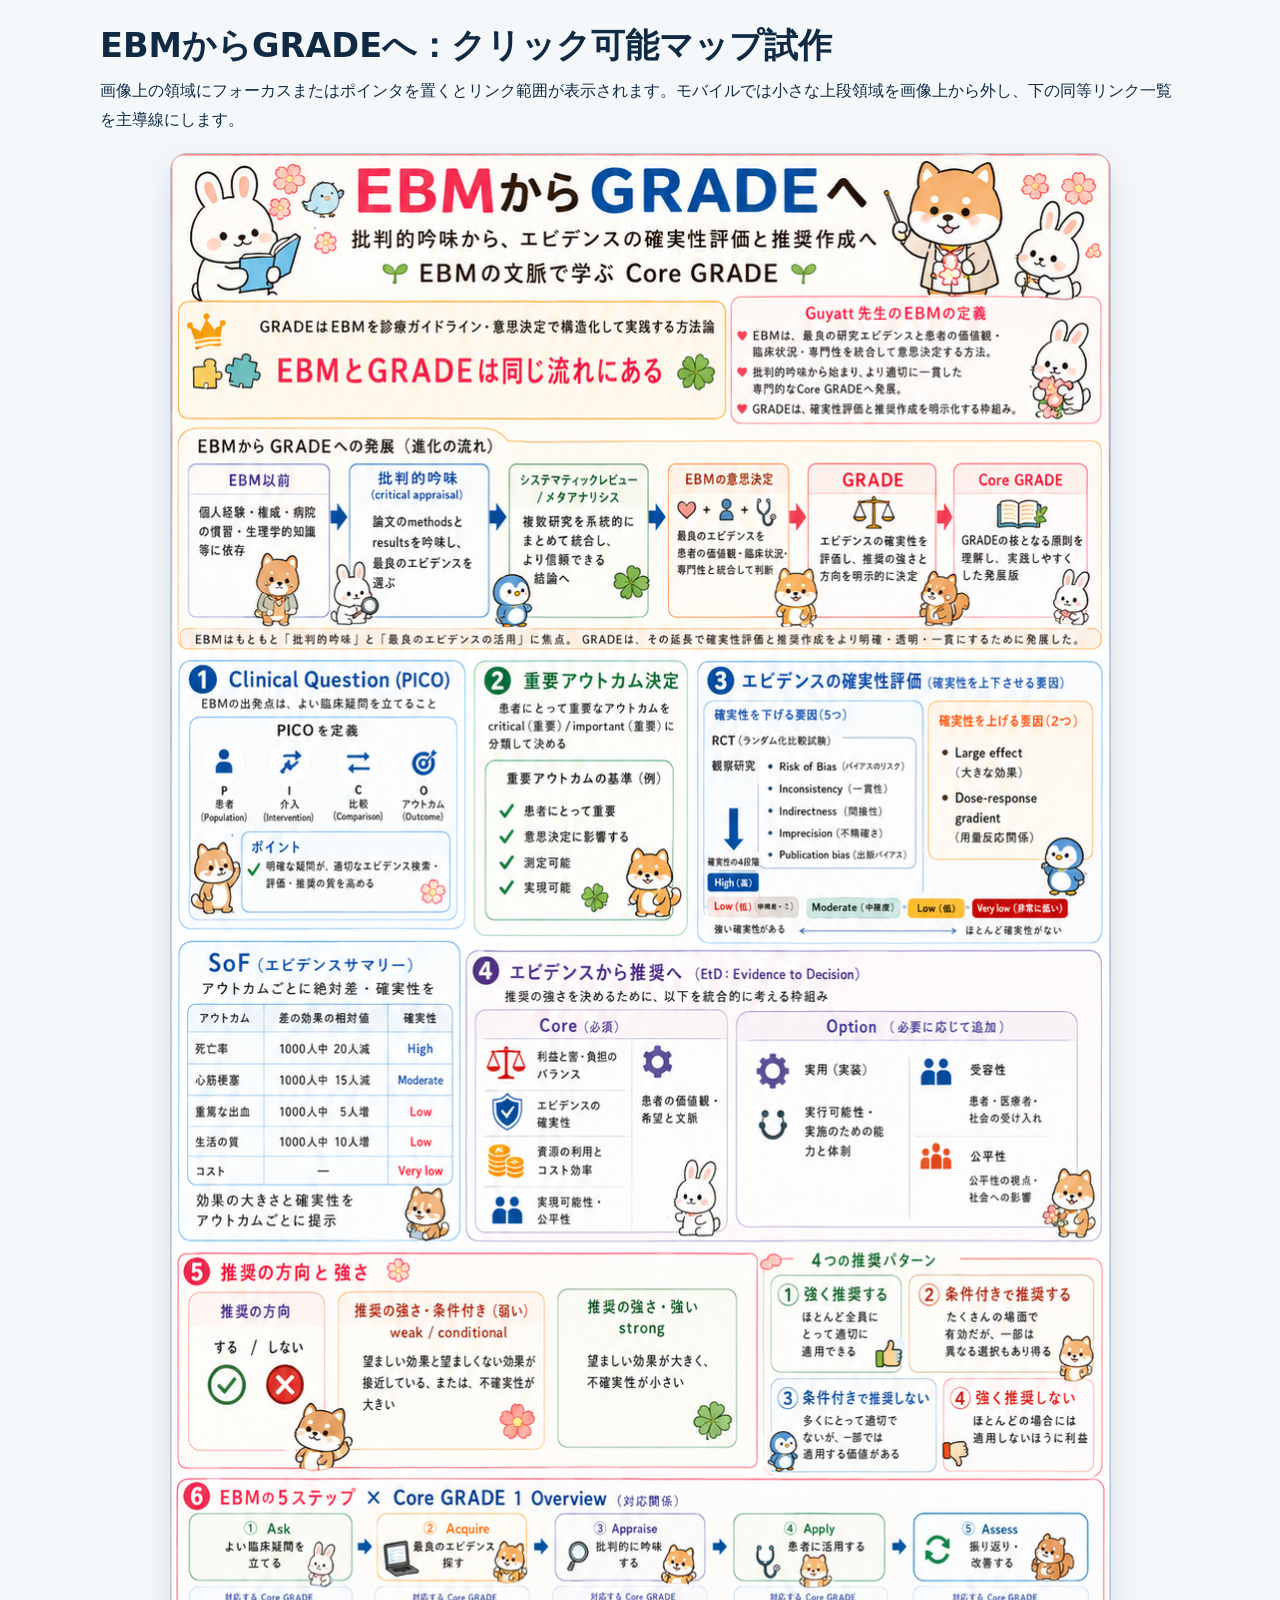
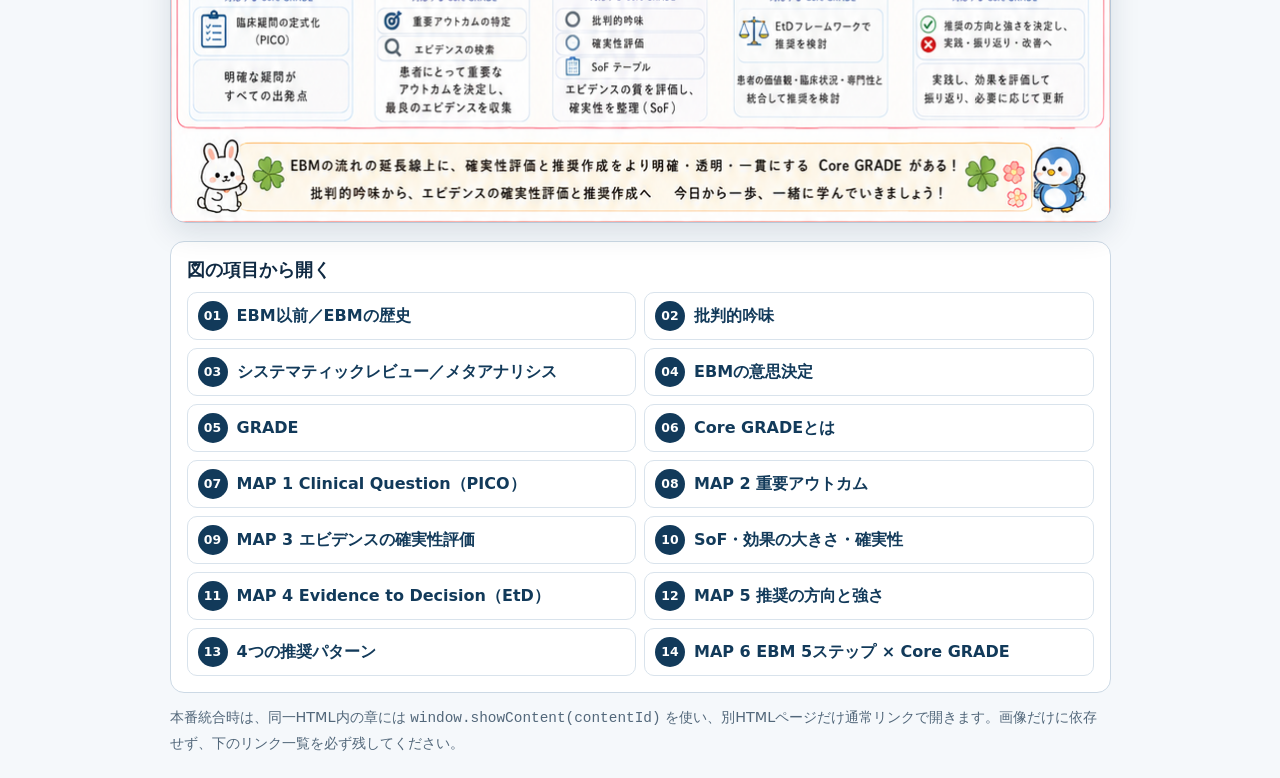
<file: docs/codex-work-packages/CPGSR_EBM_GRADE_REDESIGN_PACK/clickable-map-prototype.html>
<!doctype html>
<html lang="ja">
<head>
<meta charset="utf-8">
<meta name="viewport" content="width=device-width, initial-scale=1">
<title>EBM→GRADE クリック可能マップ試作</title>
<style>
:root {
  font-family: system-ui, -apple-system, BlinkMacSystemFont, "Segoe UI", sans-serif;
  color: #102a43;
  background: #f5f8fb;
}
* { box-sizing: border-box; }
body { margin: 0; padding: 24px; }
main { max-width: 1080px; margin: 0 auto; }
h1 { font-size: clamp(1.4rem, 3vw, 2.1rem); margin: 0 0 8px; }
.lead { line-height: 1.8; margin: 0 0 18px; }
.map-shell {
  position: relative;
  width: min(100%, 941px);
  margin: 0 auto;
  border: 1px solid #b7c7d8;
  border-radius: 16px;
  overflow: hidden;
  background: white;
  box-shadow: 0 10px 30px rgba(16,42,67,.12);
}
.map-shell img { display: block; width: 100%; height: auto; }
.map-hotspot {
  position: absolute;
  left: var(--left);
  top: var(--top);
  width: var(--width);
  height: var(--height);
  display: block;
  border: 2px solid transparent;
  border-radius: 10px;
  background: rgba(255,255,255,0);
  text-decoration: none;
  outline: none;
}
.map-hotspot:hover,
.map-hotspot:focus-visible {
  border-color: #005bbb;
  background: rgba(0,91,187,.12);
  box-shadow: inset 0 0 0 2px rgba(255,255,255,.85);
  z-index: 10;
}
.map-hotspot.is-secondary:hover,
.map-hotspot.is-secondary:focus-visible {
  border-color: #d33;
  background: rgba(211,51,51,.10);
}
.hotspot-badge {
  position: absolute;
  left: 6px;
  top: 6px;
  min-width: 30px;
  min-height: 30px;
  padding: 4px 7px;
  border-radius: 999px;
  display: grid;
  place-items: center;
  font-weight: 800;
  font-size: .8rem;
  color: white;
  background: #005bbb;
  opacity: 0;
  transition: opacity .15s ease;
}
.is-secondary .hotspot-badge { background: #c33; }
.hotspot-tooltip {
  position: absolute;
  left: 8px;
  right: 8px;
  bottom: 8px;
  padding: 7px 9px;
  border-radius: 8px;
  background: rgba(10,35,70,.92);
  color: white;
  font-size: clamp(.72rem, 1.4vw, .95rem);
  font-weight: 700;
  line-height: 1.35;
  opacity: 0;
  transform: translateY(4px);
  transition: opacity .15s ease, transform .15s ease;
}
.map-hotspot:hover .hotspot-badge,
.map-hotspot:focus-visible .hotspot-badge,
.map-hotspot:hover .hotspot-tooltip,
.map-hotspot:focus-visible .hotspot-tooltip {
  opacity: 1;
  transform: translateY(0);
}
.map-links {
  max-width: 941px;
  margin: 18px auto 0;
  padding: 16px;
  border-radius: 14px;
  background: white;
  border: 1px solid #ccd9e5;
}
.map-links h2 { font-size: 1.1rem; margin: 0 0 10px; }
.map-links ol {
  list-style: none;
  margin: 0;
  padding: 0;
  display: grid;
  grid-template-columns: repeat(2, minmax(0,1fr));
  gap: 8px;
}
.map-links a {
  display: flex;
  align-items: center;
  gap: 9px;
  min-height: 46px;
  padding: 8px 10px;
  border: 1px solid #d9e3ec;
  border-radius: 10px;
  color: #123a5a;
  text-decoration: none;
  font-weight: 700;
  line-height: 1.35;
}
.map-links a:hover, .map-links a:focus-visible { border-color: #005bbb; background: #eef6ff; }
.map-links a span {
  flex: 0 0 auto;
  width: 30px; height: 30px;
  display: grid; place-items: center;
  border-radius: 50%;
  background: #123a5a; color: white;
  font-size: .78rem;
}
.note { max-width: 941px; margin: 12px auto 0; font-size: .9rem; line-height: 1.7; color: #52677a; }
@media (max-width: 720px) {
  body { padding: 10px; }
  .map-shell { border-radius: 10px; }
  .map-hotspot[data-mobile-overlay="false"] { display: none; }
  .hotspot-badge { min-width: 24px; min-height: 24px; font-size: .68rem; left: 3px; top: 3px; }
  .hotspot-tooltip { display: none; }
  .map-links ol { grid-template-columns: 1fr; }
}
@media (prefers-reduced-motion: reduce) {
  *, *::before, *::after { scroll-behavior: auto !important; transition: none !important; }
}
</style>
</head>
<body>
<main>
  <h1>EBMからGRADEへ：クリック可能マップ試作</h1>
  <p class="lead">画像上の領域にフォーカスまたはポインタを置くとリンク範囲が表示されます。モバイルでは小さな上段領域を画像上から外し、下の同等リンク一覧を主導線にします。</p>
  <div class="map-shell" aria-label="EBMからGRADEへの学習マップ">
    <img src="ebm-grade-map.png" width="941" height="1672"
         alt="EBMの歴史、批判的吟味、システマティックレビュー、GRADE、Clinical Question、重要アウトカム、確実性評価、SoF、EtD、推奨、EBMの5ステップとCore GRADEの対応を示す学習図">
      <a class="map-hotspot is-secondary" href="index.html#ebm-cpg-sr-basics" data-map-target="ebm-basics-hub" data-mobile-overlay="false"
         style="--left:1.7%;--top:18.122%;--width:15.303%;--height:9.27%;" aria-label="EBM以前／EBMの歴史">
        <span class="hotspot-badge">01</span>
        <span class="hotspot-tooltip">EBM以前／EBMの歴史</span>
      </a>
      <a class="map-hotspot is-secondary" href="index.html#jama-sr-ma" data-map-target="ebm-critical-appraisal" data-mobile-overlay="false"
         style="--left:18.066%;--top:18.122%;--width:15.94%;--height:9.27%;" aria-label="批判的吟味">
        <span class="hotspot-badge">02</span>
        <span class="hotspot-tooltip">批判的吟味</span>
      </a>
      <a class="map-hotspot is-secondary" href="meta-analysis-methods.html" data-map-target="map-evidence-synthesis" data-mobile-overlay="false"
         style="--left:35.494%;--top:18.122%;--width:14.878%;--height:9.27%;" aria-label="システマティックレビュー／メタアナリシス">
        <span class="hotspot-badge">03</span>
        <span class="hotspot-tooltip">システマティックレビュー／メタアナリシス</span>
      </a>
      <a class="map-hotspot is-secondary" href="index.html#clinical-applicability" data-map-target="map-apply-assess" data-mobile-overlay="false"
         style="--left:52.285%;--top:18.122%;--width:13.177%;--height:9.27%;" aria-label="EBMの意思決定">
        <span class="hotspot-badge">04</span>
        <span class="hotspot-tooltip">EBMの意思決定</span>
      </a>
      <a class="map-hotspot is-secondary" href="index.html#grade-overview" data-map-target="grade-overview" data-mobile-overlay="false"
         style="--left:66.738%;--top:18.122%;--width:14.134%;--height:9.27%;" aria-label="GRADE">
        <span class="hotspot-badge">05</span>
        <span class="hotspot-tooltip">GRADE</span>
      </a>
      <a class="map-hotspot is-secondary" href="index.html#topic-core-grade" data-map-target="topic-core-grade" data-mobile-overlay="false"
         style="--left:82.359%;--top:18.122%;--width:16.047%;--height:9.27%;" aria-label="Core GRADEとは">
        <span class="hotspot-badge">06</span>
        <span class="hotspot-tooltip">Core GRADEとは</span>
      </a>
      <a class="map-hotspot is-primary" href="index.html#map-clinical-question" data-map-target="map-clinical-question" data-mobile-overlay="true"
         style="--left:0.85%;--top:29.964%;--width:30.074%;--height:16.089%;" aria-label="MAP 1 Clinical Question（PICO）">
        <span class="hotspot-badge">07</span>
        <span class="hotspot-tooltip">MAP 1 Clinical Question（PICO）</span>
      </a>
      <a class="map-hotspot is-primary" href="index.html#map-important-outcomes" data-map-target="map-important-outcomes" data-mobile-overlay="true"
         style="--left:31.562%;--top:29.964%;--width:22.742%;--height:16.089%;" aria-label="MAP 2 重要アウトカム">
        <span class="hotspot-badge">08</span>
        <span class="hotspot-tooltip">MAP 2 重要アウトカム</span>
      </a>
      <a class="map-hotspot is-primary" href="index.html#certainty-levels" data-map-target="map-certainty" data-mobile-overlay="true"
         style="--left:55.048%;--top:29.964%;--width:43.889%;--height:16.627%;" aria-label="MAP 3 エビデンスの確実性評価">
        <span class="hotspot-badge">09</span>
        <span class="hotspot-tooltip">MAP 3 エビデンスの確実性評価</span>
      </a>
      <a class="map-hotspot is-primary" href="index.html#summary-of-findings" data-map-target="map-sof" data-mobile-overlay="true"
         style="--left:0.85%;--top:46.591%;--width:30.181%;--height:17.703%;" aria-label="SoF・効果の大きさ・確実性">
        <span class="hotspot-badge">10</span>
        <span class="hotspot-tooltip">SoF・効果の大きさ・確実性</span>
      </a>
      <a class="map-hotspot is-primary" href="index.html#map-etd" data-map-target="map-etd" data-mobile-overlay="true"
         style="--left:31.456%;--top:46.651%;--width:67.481%;--height:17.644%;" aria-label="MAP 4 Evidence to Decision（EtD）">
        <span class="hotspot-badge">11</span>
        <span class="hotspot-tooltip">MAP 4 Evidence to Decision（EtD）</span>
      </a>
      <a class="map-hotspot is-primary" href="index.html#recommendation-strength" data-map-target="map-recommendation" data-mobile-overlay="true"
         style="--left:0.85%;--top:64.952%;--width:60.574%;--height:12.919%;" aria-label="MAP 5 推奨の方向と強さ">
        <span class="hotspot-badge">12</span>
        <span class="hotspot-tooltip">MAP 5 推奨の方向と強さ</span>
      </a>
      <a class="map-hotspot is-primary" href="index.html#recommendation-strength" data-map-target="map-recommendation-patterns" data-mobile-overlay="true"
         style="--left:62.168%;--top:64.952%;--width:36.769%;--height:13.098%;" aria-label="4つの推奨パターン">
        <span class="hotspot-badge">13</span>
        <span class="hotspot-tooltip">4つの推奨パターン</span>
      </a>
      <a class="map-hotspot is-primary" href="index.html#map-ebm-crosswalk" data-map-target="map-ebm-crosswalk" data-mobile-overlay="true"
         style="--left:0.85%;--top:78.349%;--width:98.087%;--height:15.012%;" aria-label="MAP 6 EBM 5ステップ × Core GRADE">
        <span class="hotspot-badge">14</span>
        <span class="hotspot-tooltip">MAP 6 EBM 5ステップ × Core GRADE</span>
      </a>
  </div>
  <nav class="map-links" aria-labelledby="map-links-title">
    <h2 id="map-links-title">図の項目から開く</h2>
    <ol>
        <li><a href="index.html#ebm-cpg-sr-basics" data-map-target="ebm-basics-hub"><span>01</span>EBM以前／EBMの歴史</a></li>
        <li><a href="index.html#jama-sr-ma" data-map-target="ebm-critical-appraisal"><span>02</span>批判的吟味</a></li>
        <li><a href="meta-analysis-methods.html" data-map-target="map-evidence-synthesis"><span>03</span>システマティックレビュー／メタアナリシス</a></li>
        <li><a href="index.html#clinical-applicability" data-map-target="map-apply-assess"><span>04</span>EBMの意思決定</a></li>
        <li><a href="index.html#grade-overview" data-map-target="grade-overview"><span>05</span>GRADE</a></li>
        <li><a href="index.html#topic-core-grade" data-map-target="topic-core-grade"><span>06</span>Core GRADEとは</a></li>
        <li><a href="index.html#map-clinical-question" data-map-target="map-clinical-question"><span>07</span>MAP 1 Clinical Question（PICO）</a></li>
        <li><a href="index.html#map-important-outcomes" data-map-target="map-important-outcomes"><span>08</span>MAP 2 重要アウトカム</a></li>
        <li><a href="index.html#certainty-levels" data-map-target="map-certainty"><span>09</span>MAP 3 エビデンスの確実性評価</a></li>
        <li><a href="index.html#summary-of-findings" data-map-target="map-sof"><span>10</span>SoF・効果の大きさ・確実性</a></li>
        <li><a href="index.html#map-etd" data-map-target="map-etd"><span>11</span>MAP 4 Evidence to Decision（EtD）</a></li>
        <li><a href="index.html#recommendation-strength" data-map-target="map-recommendation"><span>12</span>MAP 5 推奨の方向と強さ</a></li>
        <li><a href="index.html#recommendation-strength" data-map-target="map-recommendation-patterns"><span>13</span>4つの推奨パターン</a></li>
        <li><a href="index.html#map-ebm-crosswalk" data-map-target="map-ebm-crosswalk"><span>14</span>MAP 6 EBM 5ステップ × Core GRADE</a></li>
    </ol>
  </nav>
  <p class="note">本番統合時は、同一HTML内の章には <code>window.showContent(contentId)</code> を使い、別HTMLページだけ通常リンクで開きます。画像だけに依存せず、下のリンク一覧を必ず残してください。</p>
</main>
<script>
document.querySelectorAll('[data-map-target]').forEach((link) => {
  link.addEventListener('click', (event) => {
    const target = link.dataset.mapTarget;
    if (typeof window.showContent === 'function' && target) {
      event.preventDefault();
      window.showContent(target);
    }
  });
});
</script>
</body>
</html>
</file>
<file: style.css>
/* ===== リセット & ベース ===== */
*, *::before, *::after { box-sizing: border-box; margin: 0; padding: 0; }

/* iOS Safari のフォント自動拡大を抑制（ただし pinch-zoom は維持） */
html { -webkit-text-size-adjust: 100%; text-size-adjust: 100%; }

:root {
  --primary: #1a5276;
  --primary-light: #2980b9;
  --primary-dark: #154360;
  --accent: #e67e22;
  --accent-light: #f39c12;
  --bg: #f4f6f9;
  --sidebar-bg: #1a2a3a;
  --sidebar-text: #c8d8e8;
  --sidebar-hover: #2c3e50;
  --sidebar-active: #2980b9;
  --content-bg: #ffffff;
  --text: #2c3e50;
  --text-light: #7f8c8d;
  --border: #dce3ec;
  --shadow: 0 2px 12px rgba(0,0,0,0.08);
  --sidebar-width: 300px;
  --header-height: 60px;
}

html { scroll-behavior: smooth; }

body {
  font-family: 'Noto Sans JP', 'Hiragino Kaku Gothic ProN', 'Meiryo', sans-serif;
  background: var(--bg);
  color: var(--text);
  line-height: 1.8;
  font-size: 15px;
  display: flex;
  flex-direction: column;
  min-height: 100vh;
}

/* ===== ヘッダー ===== */
.app-header {
  position: fixed;
  top: 0; left: 0; right: 0;
  height: var(--header-height);
  background: var(--primary-dark);
  color: white;
  display: flex;
  align-items: center;
  padding: 0 20px;
  z-index: 1000;
  box-shadow: 0 2px 8px rgba(0,0,0,0.3);
  gap: 16px;
}

.app-header .logo {
  appearance: none;
  background: transparent;
  border: 0;
  cursor: pointer;
  font-family: inherit;
  font-size: 1.1rem;
  font-weight: 700;
  letter-spacing: 0.5px;
  color: white;
  flex: 1;
  padding: 8px 0;
  text-align: left;
  white-space: nowrap;
  overflow: hidden;
  text-overflow: ellipsis;
}

.app-header .logo span {
  color: var(--accent-light);
}

.app-header .logo:hover { color: #fff4df; }
.app-header .logo:focus-visible { outline: 2px solid var(--accent-light); outline-offset: 4px; }

.menu-toggle {
  background: none;
  border: none;
  color: white;
  cursor: pointer;
  padding: 8px;
  border-radius: 6px;
  display: flex;
  flex-direction: column;
  gap: 5px;
  transition: background 0.2s;
}
.menu-toggle:hover { background: rgba(255,255,255,0.1); }
.menu-toggle span {
  display: block;
  width: 22px;
  height: 2px;
  background: white;
  border-radius: 2px;
  transition: all 0.3s;
}

/* ===== レイアウト ===== */
.app-body {
  display: flex;
  margin-top: var(--header-height);
  min-height: calc(100vh - var(--header-height));
}

/* ===== サイドバー ===== */
.sidebar {
  width: var(--sidebar-width);
  background: var(--sidebar-bg);
  color: var(--sidebar-text);
  position: fixed;
  top: var(--header-height);
  left: 0;
  bottom: 0;
  overflow-y: auto;
  transition: transform 0.3s ease;
  z-index: 900;
  scrollbar-width: thin;
  scrollbar-color: rgba(255,255,255,0.2) transparent;
}

.sidebar::-webkit-scrollbar { width: 4px; }
.sidebar::-webkit-scrollbar-thumb { background: rgba(255,255,255,0.2); border-radius: 2px; }

.sidebar.hidden { transform: translateX(-100%); }

.sidebar-header {
  padding: 20px 20px 12px;
  border-bottom: 1px solid rgba(255,255,255,0.1);
  font-size: 0.75rem;
  text-transform: uppercase;
  letter-spacing: 1.5px;
  color: rgba(255,255,255,0.4);
  font-weight: 600;
}

.toc-list {
  list-style: none;
  padding: 8px 0;
}

.toc-item {
  display: flex;
  align-items: stretch;
}

.toc-btn {
  display: flex;
  align-items: flex-start;
  gap: 10px;
  width: 100%;
  padding: 10px 20px;
  background: none;
  border: none;
  color: var(--sidebar-text);
  cursor: pointer;
  text-align: left;
  font-size: 0.85rem;
  line-height: 1.4;
  transition: background 0.15s, color 0.15s;
  border-left: 3px solid transparent;
}

.toc-btn:hover {
  background: var(--sidebar-hover);
  color: white;
}

.toc-btn.active {
  background: rgba(41, 128, 185, 0.2);
  color: white;
  border-left-color: var(--sidebar-active);
}

.toc-num {
  min-width: 24px;
  height: 24px;
  background: rgba(255,255,255,0.1);
  border-radius: 50%;
  display: flex;
  align-items: center;
  justify-content: center;
  font-size: 0.75rem;
  font-weight: 700;
  color: rgba(255,255,255,0.7);
  flex-shrink: 0;
  margin-top: 1px;
}

.toc-btn.active .toc-num {
  background: var(--sidebar-active);
  color: white;
}

.toc-text { flex: 1; }
.toc-text .en { font-size: 0.72rem; color: rgba(255,255,255,0.4); display: block; margin-top: 2px; }

.toc-section {
  padding: 14px 20px 6px;
  color: rgba(255,255,255,0.62);
  font-size: 0.72rem;
  font-weight: 700;
  letter-spacing: 0;
}

.toc-section-major {
  margin-top: 8px;
  padding-top: 16px;
  color: #ffcc80;
  font-size: 0.84rem;
  border-top: 1px solid rgba(255,255,255,0.14);
}

/* ===== メインコンテンツ ===== */
.main-content {
  margin-left: var(--sidebar-width);
  flex: 1;
  transition: margin-left 0.3s ease;
  padding: 0;
}

.main-content.full { margin-left: 0; }

/* ===== ページ ===== */
.page {
  display: none;
  padding: 0 0 60px;
  animation: fadeIn 0.3s ease;
}

.page.active { display: block; }

@keyframes fadeIn {
  from { opacity: 0; transform: translateY(8px); }
  to { opacity: 1; transform: translateY(0); }
}

/* ===== ページヘッダー ===== */
.page-header {
  background: linear-gradient(135deg, var(--primary-dark) 0%, var(--primary) 60%, var(--primary-light) 100%);
  color: white;
  padding: 40px 48px 32px;
  position: relative;
  overflow: hidden;
}

.page-header::before {
  content: '';
  position: absolute;
  top: -40px; right: -40px;
  width: 200px; height: 200px;
  background: rgba(255,255,255,0.05);
  border-radius: 50%;
}

.page-header::after {
  content: '';
  position: absolute;
  bottom: -60px; right: 60px;
  width: 150px; height: 150px;
  background: rgba(255,255,255,0.04);
  border-radius: 50%;
}

.chapter-badge {
  display: inline-flex;
  align-items: center;
  gap: 6px;
  background: rgba(255,255,255,0.15);
  border: 1px solid rgba(255,255,255,0.25);
  border-radius: 20px;
  padding: 4px 14px;
  font-size: 0.78rem;
  font-weight: 600;
  letter-spacing: 0.5px;
  margin-bottom: 14px;
  color: rgba(255,255,255,0.9);
}

.page-header h1 {
  font-size: 1.7rem;
  font-weight: 700;
  line-height: 1.3;
  margin-bottom: 6px;
  position: relative;
}

.page-header .en-title {
  font-size: 0.9rem;
  color: rgba(255,255,255,0.6);
  font-style: italic;
  position: relative;
}

/* ===== コンテンツ本文 ===== */
.page-body {
  max-width: 860px;
  margin: 0 auto;
  padding: 36px 48px;
  overflow-wrap: break-word;
  word-break: break-word;
}

/* ===== 著者情報 ===== */
.author-info {
  background: #f0f4f8;
  border-left: 4px solid var(--primary-light);
  border-radius: 0 8px 8px 0;
  padding: 14px 18px;
  margin-bottom: 28px;
  font-size: 0.83rem;
  color: var(--text-light);
  line-height: 1.6;
}

/* ===== 見出し ===== */
.chapter-title {
  display: none; /* ページヘッダーで表示するので非表示 */
}

h2 {
  font-size: 1.25rem;
  font-weight: 700;
  color: var(--primary);
  margin: 32px 0 14px;
  padding-bottom: 8px;
  border-bottom: 2px solid var(--border);
  line-height: 1.4;
}

h3 {
  font-size: 1.05rem;
  font-weight: 700;
  color: var(--primary-dark);
  margin: 24px 0 10px;
  padding-left: 10px;
  border-left: 3px solid var(--accent);
  line-height: 1.4;
}

h4 {
  font-size: 0.95rem;
  font-weight: 700;
  color: var(--text);
  margin: 18px 0 8px;
}

/* ===== 段落 ===== */
p {
  margin-bottom: 14px;
  line-height: 1.85;
}

/* ===== 水平線 ===== */
.section-divider {
  border: none;
  border-top: 1px solid var(--border);
  margin: 24px 0;
}

/* ===== リスト ===== */
ul, ol {
  margin: 10px 0 14px 24px;
  line-height: 1.8;
}
li { margin-bottom: 4px; }
li strong { color: var(--primary-dark); }

/* ===== テーブル ===== */
.table-container {
  overflow-x: auto;
  -webkit-overflow-scrolling: touch;
  margin: 20px 0;
  border-radius: 8px;
  box-shadow: var(--shadow);
}

table {
  width: 100%;
  border-collapse: collapse;
  font-size: 0.88rem;
}

thead { background: var(--primary); color: white; }
thead th {
  padding: 12px 16px;
  text-align: left;
  font-weight: 600;
  font-size: 0.85rem;
}

tbody tr { border-bottom: 1px solid var(--border); }
tbody tr:last-child { border-bottom: none; }
tbody tr:nth-child(even) { background: #f8fafc; }
tbody tr:hover { background: #eef4fb; }

td {
  padding: 11px 16px;
  vertical-align: top;
  line-height: 1.6;
}

/* ===== 図 ===== */
.figure {
  margin: 24px 0;
  text-align: center;
  background: #f8fafc;
  border: 1px solid var(--border);
  border-radius: 10px;
  padding: 20px;
  box-shadow: var(--shadow);
  overflow-x: auto;
  -webkit-overflow-scrolling: touch;
}

.figure img {
  max-width: 100%;
  height: auto;
  border-radius: 6px;
  display: block;
  margin: 0 auto;
}

/* 全画像が親要素からはみ出さないよう保証 */
img { max-width: 100%; height: auto; }

.figure-missing {
  color: var(--text-light);
  font-style: italic;
  padding: 30px;
}

/* ===== コード ===== */
code {
  background: #f0f4f8;
  padding: 2px 6px;
  border-radius: 4px;
  font-size: 0.88em;
  color: #c0392b;
  font-family: 'Consolas', 'Monaco', monospace;
}

pre {
  overflow-x: auto;
  -webkit-overflow-scrolling: touch;
  max-width: 100%;
}

/* ===== ナビゲーション ===== */
.page-nav {
  display: flex;
  justify-content: space-between;
  align-items: center;
  padding: 24px 48px;
  border-top: 1px solid var(--border);
  background: white;
  max-width: 860px;
  margin: 0 auto;
  gap: 12px;
}

.nav-btn {
  display: flex;
  align-items: center;
  gap: 8px;
  padding: 10px 20px;
  background: var(--primary);
  color: white;
  border: none;
  border-radius: 8px;
  cursor: pointer;
  font-size: 0.88rem;
  font-weight: 600;
  transition: background 0.2s, transform 0.1s;
  text-decoration: none;
}

.nav-btn:hover { background: var(--primary-light); transform: translateY(-1px); }
.nav-btn:active { transform: translateY(0); }
.nav-btn.secondary { background: white; color: var(--primary); border: 2px solid var(--primary); }
.nav-btn.secondary:hover { background: var(--primary); color: white; }
.nav-btn:disabled { background: #bdc3c7; cursor: not-allowed; transform: none; }

.page-indicator {
  font-size: 0.85rem;
  color: var(--text-light);
  font-weight: 500;
}

/* ===== 進捗バー ===== */
.progress-bar {
  position: fixed;
  top: var(--header-height);
  left: 0; right: 0;
  height: 3px;
  background: rgba(255,255,255,0.1);
  z-index: 999;
}

.progress-fill {
  height: 100%;
  background: var(--accent-light);
  transition: width 0.3s ease;
}

/* ===== オーバーレイ ===== */
.overlay {
  display: none;
  position: fixed;
  inset: 0;
  background: rgba(0,0,0,0.4);
  z-index: 850;
  backdrop-filter: blur(2px);
}
.overlay.show { display: block; }

/* ===== レスポンシブ ===== */
@media (max-width: 768px) {
  :root { --sidebar-width: 280px; }
  .sidebar { transform: translateX(-100%); }
  .sidebar.show { transform: translateX(0); }
  .main-content { margin-left: 0; }
  .page-header { padding: 28px 20px 20px; }
  .page-header h1 { font-size: 1.25rem; }
  .page-header .en-title { font-size: 0.82rem; }
  .page-body { padding: 20px 16px; }
  .page-nav { padding: 14px 16px; gap: 8px; }
  .nav-btn { padding: 9px 14px; font-size: 0.82rem; }
  .page-indicator { font-size: 0.8rem; }

  /* テーブルのフォントサイズ縮小 */
  table { font-size: 0.8rem; }
  thead th { padding: 10px 10px; font-size: 0.78rem; }
  td { padding: 9px 10px; }

  /* 2カラム・3カラムのインライングリッドをモバイルで1カラムに */
  div[style*="grid-template-columns"] {
    grid-template-columns: 1fr !important;
  }

  /* タブボタンの最小幅を縮小 */
  .tab-btn { min-width: 90px; font-size: 0.82rem; padding: 8px 8px; }

  /* はみ出し防止：横スクロールバーを出さない */
  body { overflow-x: hidden; }

  /* pre・コードブロックが画面外にはみ出さないよう */
  pre, code { font-size: 0.78rem; }
  pre { white-space: pre; overflow-x: auto; -webkit-overflow-scrolling: touch; }

  /* 行間を少し詰めてモバイルで縦に読みやすく */
  p { line-height: 1.75; }

  /* スクロールトップボタン：ナビボタンに被らない位置に */
  .scroll-top { bottom: 72px; right: 14px; width: 40px; height: 40px; font-size: 1rem; }

  /* インラインの小さなフォントサイズが 12px 未満にならないよう底上げ */
  /* （0.82rem × 15px base = 12.3px なので許容範囲） */
  /* 極端に小さい箇所だけ底上げ */
  [style*="font-size:0.7rem"], [style*="font-size: 0.7rem"] { font-size: 0.82rem !important; }
  [style*="font-size:0.72rem"], [style*="font-size: 0.72rem"] { font-size: 0.82rem !important; }
  [style*="font-size:0.75rem"], [style*="font-size: 0.75rem"] { font-size: 0.82rem !important; }
  [style*="font-size:0.78rem"], [style*="font-size: 0.78rem"] { font-size: 0.82rem !important; }
}

@media (min-width: 769px) {
  .sidebar { transform: translateX(0); }
  .sidebar.hidden { transform: translateX(-100%); }
  .main-content.full { margin-left: 0; }
}

/* ===== スクロールトップ ===== */
.scroll-top {
  position: fixed;
  bottom: 28px;
  right: 28px;
  width: 44px;
  height: 44px;
  background: var(--primary);
  color: white;
  border: none;
  border-radius: 50%;
  cursor: pointer;
  font-size: 1.2rem;
  display: flex;
  align-items: center;
  justify-content: center;
  box-shadow: 0 4px 12px rgba(0,0,0,0.2);
  transition: all 0.2s;
  opacity: 0;
  pointer-events: none;
  z-index: 800;
}
.scroll-top.show { opacity: 1; pointer-events: auto; }
.scroll-top:hover { background: var(--primary-light); transform: translateY(-2px); }

/* ===== 検索ハイライト ===== */
mark { background: #fff176; padding: 0 2px; border-radius: 2px; }

/* ===== 印刷 ===== */
@media print {
  .app-header, .sidebar, .page-nav, .scroll-top, .progress-bar { display: none !important; }
  .main-content { margin-left: 0 !important; }
  .page { display: block !important; page-break-after: always; }
}

/* ===== 表紙（Cover Page） ===== */
.cover-page {
  min-height: calc(100vh - var(--header-height));
  display: flex;
  align-items: center;
  justify-content: center;
  background: radial-gradient(circle at top right, rgba(41, 128, 185, 0.1), transparent),
              radial-gradient(circle at bottom left, rgba(230, 126, 34, 0.05), transparent);
  padding: 40px 20px;
}

.cover-content {
  max-width: 800px;
  text-align: center;
  animation: fadeInDown 0.8s ease-out;
}

@keyframes fadeInDown {
  from { opacity: 0; transform: translateY(-20px); }
  to { opacity: 1; transform: translateY(0); }
}

.cover-title {
  font-size: clamp(2rem, 5vw, 3.5rem);
  font-weight: 800;
  color: var(--primary-dark);
  margin-bottom: 24px;
  line-height: 1.2;
  letter-spacing: -0.5px;
}

.cover-description {
  font-size: 1.25rem;
  color: var(--text-light);
  margin-bottom: 48px;
  max-width: 600px;
  margin-left: auto;
  margin-right: auto;
  line-height: 1.6;
}

.link-button-container {
  display: grid;
  grid-template-columns: repeat(auto-fit, minmax(280px, 1fr));
  gap: 20px;
  margin-bottom: 60px;
}

.hero-btn {
  display: flex;
  align-items: center;
  gap: 16px;
  padding: 20px 24px;
  border-radius: 16px;
  text-decoration: none;
  transition: all 0.3s cubic-bezier(0.175, 0.885, 0.32, 1.275);
  text-align: left;
  position: relative;
  overflow: hidden;
}

.hero-btn.primary {
  background: white;
  border: 1px solid var(--border);
  box-shadow: 0 10px 30px rgba(0,0,0,0.05);
}

.hero-btn.secondary {
  background: white;
  border: 1px solid var(--border);
  box-shadow: 0 10px 30px rgba(0,0,0,0.05);
}

.hero-btn:hover {
  transform: translateY(-5px);
  box-shadow: 0 15px 40px rgba(0,0,0,0.1);
  border-color: var(--primary-light);
}

.btn-icon {
  font-size: 2rem;
  background: #f0f4f8;
  width: 56px;
  height: 56px;
  display: flex;
  align-items: center;
  justify-content: center;
  border-radius: 12px;
  transition: background 0.3s;
}

.hero-btn:hover .btn-icon {
  background: var(--primary-light);
  color: white;
}

.btn-text {
  display: flex;
  flex-direction: column;
}

.main-label {
  font-size: 1.1rem;
  font-weight: 700;
  color: var(--text);
  margin-bottom: 2px;
}

.sub-label {
  font-size: 0.8rem;
  color: var(--text-light);
}

.start-journey {
  margin-top: 20px;
}

.start-journey .nav-btn {
  padding: 14px 40px;
  font-size: 1.1rem;
  border-radius: 30px;
  box-shadow: 0 4px 15px rgba(26, 82, 118, 0.3);
}

/* レスポンシブ調整 */
@media (max-width: 600px) {
  .cover-title { font-size: 2rem; }
  .cover-description { font-size: 1rem; }
  .hero-btn { padding: 16px; }
}

/* ===== タブナビゲーション（Tabs Nav） ===== */
.tabs-nav {
  display: flex;
  flex-wrap: wrap;
  gap: 6px;
  background: #f0f4f8;
  padding: 6px;
  border-radius: 12px;
  margin-bottom: 24px;
  position: sticky;
  top: calc(var(--header-height) + 3px);
  z-index: 100;
  box-shadow: 0 4px 12px rgba(0,0,0,0.05);
  overflow-x: auto;
  scrollbar-width: none;
}
.tabs-nav::-webkit-scrollbar { display: none; }

.tab-btn {
  flex: 1 1 auto;
  min-width: 120px;
  padding: 9px 14px;
  border: none;
  background: transparent;
  color: var(--text-light);
  font-size: 0.88rem;
  font-weight: 600;
  border-radius: 8px;
  cursor: pointer;
  transition: all 0.2s ease;
  white-space: nowrap;
}

.tab-btn:hover {
  background: rgba(255,255,255,0.5);
  color: var(--primary);
}

.tab-btn.active {
  background: white;
  color: var(--primary);
  box-shadow: 0 2px 8px rgba(0,0,0,0.1);
}

/* タブコンテンツ制御 */
.tab-content {
  position: relative;
  min-height: 200px;
}

.tab-pane {
  display: none;
  animation: fadeIn 0.4s ease;
}

.tab-pane.active {
  display: block;
}

/* プレースホルダーの装飾 */
.placeholder-msg {
  padding: 60px 20px;
  text-align: center;
  color: var(--text-light);
  background: #f9fbfd;
  border: 2px dashed var(--border);
  border-radius: 12px;
  margin: 20px 0;
}

.placeholder-msg i {
  display: block;
  font-size: 2.5rem;
  margin-bottom: 16px;
  opacity: 0.5;
}

@media (max-width: 768px) {
  .tabs-nav {
    margin-left: -20px;
    margin-right: -20px;
    border-radius: 0;
    padding: 8px 16px;
  }
}
</file>
<file: style-cpgsr.css>
/* ===== CPGSR User版 追加スタイル ===== */

/* 方法論の役割・現在地 */
.method-status-row {
  display: flex;
  flex-wrap: wrap;
  gap: 6px;
  margin: 10px 0 12px;
}
.method-status {
  display: inline-flex;
  align-items: center;
  min-height: 26px;
  padding: 3px 8px;
  border: 1px solid #aebbc4;
  border-radius: 4px;
  background: #f6f8f9;
  color: #344b58;
  font-size: 0.76rem;
  font-weight: 800;
  line-height: 1.35;
}
.method-status.current { border-color: #72a488; background: #edf8f1; color: #205f42; }
.method-status.framework { border-color: #6e9fbe; background: #edf6fb; color: #1d5877; }
.method-status.appraisal { border-color: #9a7db0; background: #f6effa; color: #624178; }
.method-status.reporting { border-color: #bd9850; background: #fff8e8; color: #704e11; }
.method-status.expert { border-color: #b48758; background: #fff4e9; color: #714313; }
.method-status.historical { border-color: #a9afb5; background: #f3f5f6; color: #4c565e; }
.method-status.clinical { border-color: #588d91; background: #edf7f7; color: #285e61; }
.method-context {
  margin: 10px 0 16px;
  padding: 12px 14px;
  border-left: 4px solid #78909c;
  background: #f5f7f8;
  color: #344650;
  line-height: 1.75;
}

/* 参考文献ポップオーバー */
.ref-cite {
  display: inline-block;
  color: var(--accent);
  font-weight: 600;
  cursor: pointer;
  padding: 0 2px;
  border-radius: 3px;
  transition: background 0.15s;
  font-size: 0.9em;
}
.ref-cite:hover { background: #e67e2220; }
.ref-popover {
  background: white;
  border: 1px solid var(--border);
  border-radius: 8px;
  box-shadow: 0 8px 24px rgba(0,0,0,0.15);
  padding: 12px 16px;
  max-width: 420px;
  font-size: 0.9rem;
  z-index: 9999;
  line-height: 1.6;
}
.ref-popover-header {
  display: flex;
  justify-content: space-between;
  align-items: center;
  margin-bottom: 8px;
  border-bottom: 1px solid var(--border);
  padding-bottom: 8px;
}
.ref-badge {
  display: inline-block;
  background: var(--primary);
  color: white;
  padding: 2px 10px;
  border-radius: 12px;
  font-weight: 700;
  font-size: 0.8rem;
}
.ref-close {
  background: none;
  border: none;
  font-size: 1.4rem;
  cursor: pointer;
  color: var(--text-light);
}
.ref-title { color: var(--primary-dark); font-weight: 600; margin: 4px 0; }
.ref-journal { color: var(--text-light); font-size: 0.85rem; }
.ref-note {
  margin-top: 8px;
  padding-top: 8px;
  border-top: 1px dashed var(--border);
  font-size: 0.85rem;
  color: var(--text);
  background: #fff8f0;
  padding: 8px;
  border-radius: 6px;
}

/* 用語集ツールチップ */
.gloss-tip {
  background: white;
  border: 1px solid var(--accent);
  border-radius: 8px;
  box-shadow: 0 8px 24px rgba(0,0,0,0.15);
  padding: 10px 14px;
  max-width: 360px;
  font-size: 0.9rem;
  z-index: 9999;
  line-height: 1.6;
}
.gloss-tip-header {
  display: flex;
  align-items: center;
  gap: 8px;
  margin-bottom: 6px;
  padding-bottom: 6px;
  border-bottom: 1px solid var(--border);
}
.gloss-full { color: var(--text-light); font-size: 0.8rem; font-style: italic; }
.gloss-close {
  background: none;
  border: none;
  font-size: 1.3rem;
  cursor: pointer;
  color: var(--text-light);
  margin-left: auto;
}
.gloss-related {
  margin-top: 8px;
  padding-top: 6px;
  border-top: 1px dashed var(--border);
  font-size: 0.8rem;
  color: var(--text-light);
}
.gloss {
  border-bottom: 1px dotted var(--accent);
  cursor: help;
}

/* MID閾値早見表 */
.mid-intro { margin-bottom: 12px; padding: 12px; background: #fff8f0; border-left: 4px solid var(--accent); }
.mid-legend { margin-bottom: 16px; font-size: 0.9rem; }
.mid-chip {
  display: inline-block;
  padding: 2px 10px;
  border-radius: 12px;
  font-size: 0.85rem;
  margin: 2px 4px 2px 0;
  font-weight: 600;
}
.mid-desc { color: var(--text-light); font-size: 0.85rem; margin-right: 10px; }
.mid-table {
  width: 100%;
  border-collapse: collapse;
  margin: 16px 0;
  font-size: 0.9rem;
}
.mid-table th, .mid-table td {
  padding: 10px 12px;
  border: 1px solid var(--border);
  text-align: left;
}
.mid-table thead th {
  background: var(--primary);
  color: white;
  font-weight: 700;
}
.mid-row { cursor: pointer; transition: background 0.15s; }
.mid-row:hover { background: #fff8f0; }
.mid-outcome { min-width: 140px; }
.mid-importance { color: var(--text-light); font-size: 0.85rem; min-width: 120px; }
.mid-note-row td {
  background: #fff8f0;
  font-size: 0.85rem;
  color: var(--text);
  font-style: italic;
}
.mid-key-message {
  margin-top: 20px;
  padding: 14px 18px;
  background: #ebf4fa;
  border-left: 4px solid var(--primary);
  border-radius: 6px;
}

/* 信頼できるCPG 6質問チェックリスト */
.tw-intro {
  padding: 14px 18px;
  background: #fff8f0;
  border-left: 4px solid var(--accent);
  border-radius: 6px;
  margin-bottom: 20px;
}
.tw-questions { display: flex; flex-direction: column; gap: 16px; }
.tw-q {
  padding: 16px;
  border: 1px solid var(--border);
  border-radius: 8px;
  background: white;
  transition: box-shadow 0.2s;
}
.tw-q:hover { box-shadow: var(--shadow); }
.tw-q-title { font-size: 1.05rem; color: var(--primary-dark); margin-bottom: 8px; }
.tw-q-detail { color: var(--text); font-size: 0.92rem; margin-bottom: 10px; }
.tw-q-examples { margin-bottom: 10px; }
.tw-q-examples summary {
  cursor: pointer;
  color: var(--primary);
  font-size: 0.88rem;
  padding: 4px 0;
}
.tw-example { margin: 6px 0; padding: 8px 12px; border-radius: 6px; font-size: 0.9rem; }
.tw-example.good { background: #eafbe7; border-left: 3px solid #27ae60; }
.tw-example.bad { background: #fbeae7; border-left: 3px solid #c0392b; }
.tw-q-answer { display: flex; gap: 16px; flex-wrap: wrap; margin-top: 8px; padding-top: 8px; border-top: 1px dashed var(--border); }
.tw-q-answer label { cursor: pointer; font-size: 0.92rem; }
.tw-q-answer input { margin-right: 4px; }
.tw-result-area { margin-top: 20px; }
.tw-judge-btn, .am-judge-btn {
  background: var(--accent);
  color: white;
  border: none;
  padding: 12px 32px;
  border-radius: 8px;
  font-weight: 700;
  font-size: 1rem;
  cursor: pointer;
  transition: background 0.15s;
}
.tw-judge-btn:hover, .am-judge-btn:hover { background: #d35400; }
.tw-warn, .am-warn { color: #c0392b; font-size: 0.9rem; padding: 8px 0; }
.tw-verdict, .am-verdict { margin-top: 14px; border-radius: 6px; }
.tw-counts, .am-counts { font-size: 0.85rem; color: var(--text-light); margin-bottom: 8px; }
.tw-verdict-text { line-height: 1.7; }

/* AMSTAR 2チェッカー */
.am-intro {
  padding: 14px 18px;
  background: #fff8f0;
  border-left: 4px solid var(--accent);
  border-radius: 6px;
  margin-bottom: 20px;
}
.am-items { display: flex; flex-direction: column; gap: 8px; }
.am-item {
  padding: 12px 14px;
  background: white;
  border: 1px solid var(--border);
  border-radius: 6px;
}
.am-item.critical { border-left: 3px solid var(--accent); background: #fff8f0; }
.am-item-head { margin-bottom: 8px; }
.am-num { font-weight: 700; color: var(--primary); margin-right: 8px; }
.am-text { font-size: 0.92rem; }
.am-choices { display: flex; gap: 14px; padding-top: 6px; border-top: 1px dashed var(--border); font-size: 0.9rem; }
.am-choices label { cursor: pointer; }

/* LinkedInフィード */
.lnk-intro { margin-bottom: 20px; padding: 14px 18px; background: #ebf4fa; border-left: 4px solid var(--primary); border-radius: 6px; }
.lnk-filters { margin-top: 10px; display: flex; gap: 6px; flex-wrap: wrap; }
.lnk-filter {
  background: white;
  border: 1px solid var(--border);
  padding: 4px 12px;
  border-radius: 16px;
  font-size: 0.85rem;
  cursor: pointer;
  transition: all 0.15s;
}
.lnk-filter:hover { background: #ebf4fa; }
.lnk-filter.active { background: var(--primary); color: white; border-color: var(--primary); }
.lnk-cards { display: grid; gap: 14px; }
.lnk-card {
  padding: 14px 16px;
  background: white;
  border: 1px solid var(--border);
  border-left: 4px solid var(--accent);
  border-radius: 6px;
  transition: box-shadow 0.2s;
}
.lnk-card:hover { box-shadow: var(--shadow); }
.lnk-card-head { display: flex; gap: 10px; align-items: center; margin-bottom: 8px; font-size: 0.85rem; flex-wrap: wrap; }
.lnk-topic { background: var(--accent); color: white; padding: 2px 10px; border-radius: 10px; font-weight: 600; font-size: 0.8rem; }
.lnk-when { color: var(--text-light); }
.lnk-chap { color: var(--primary); font-weight: 600; }
.lnk-comment { line-height: 1.7; margin-bottom: 8px; }
.lnk-ext {
  display: inline-block;
  margin-top: 4px;
  font-size: 0.88rem;
  color: var(--primary);
  text-decoration: none;
}
.lnk-ext:hover { text-decoration: underline; }

/* Cover page reader version */
.reader-cover {
  background: linear-gradient(135deg, #1a5276 0%, #2980b9 50%, #e67e22 150%);
  color: white;
  padding: 60px 40px;
  border-radius: 16px;
  margin-bottom: 30px;
  box-shadow: 0 10px 40px rgba(0,0,0,0.15);
}
.reader-cover h1 {
  font-size: 2.2rem;
  margin-bottom: 12px;
  line-height: 1.4;
  color: white;
}
.reader-cover .sub {
  font-size: 1.1rem;
  opacity: 0.9;
  margin-bottom: 24px;
}
.reader-cover .pitch {
  background: rgba(255,255,255,0.12);
  padding: 16px 20px;
  border-radius: 10px;
  font-size: 0.95rem;
  line-height: 1.7;
  margin-bottom: 24px;
}
.site-structure {
  display: grid;
  grid-template-columns: repeat(3, minmax(0, 1fr));
  gap: 10px;
  margin: 0 0 24px;
}
.ss-step {
  display: grid;
  grid-template-columns: auto 1fr;
  gap: 4px 10px;
  align-items: center;
  padding: 12px 14px;
  background: rgba(255,255,255,0.13);
  border: 1px solid rgba(255,255,255,0.22);
  border-radius: 8px;
}
.ss-step span {
  grid-row: span 2;
  width: 28px;
  height: 28px;
  display: inline-flex;
  align-items: center;
  justify-content: center;
  background: #ffcc80;
  color: #1a5276;
  border-radius: 50%;
  font-weight: 800;
}
.ss-step strong { font-size: 0.92rem; }
.ss-step small { color: rgba(255,255,255,0.82); line-height: 1.35; }
@media (max-width: 760px) {
  .site-structure { grid-template-columns: 1fr; }
}
.reader-links { display: grid; grid-template-columns: repeat(auto-fit, minmax(260px, 1fr)); gap: 12px; margin-top: 20px; }
.reader-link {
  display: flex;
  align-items: center;
  gap: 12px;
  padding: 14px 18px;
  background: rgba(255,255,255,0.12);
  border-radius: 10px;
  color: white;
  text-decoration: none;
  transition: all 0.2s;
  border: 1px solid rgba(255,255,255,0.2);
}
.reader-link:hover { background: rgba(255,255,255,0.2); transform: translateY(-2px); }
.reader-link .icn { font-size: 1.6rem; }
.reader-link .ttl { font-weight: 600; font-size: 0.95rem; }
.reader-link .dsc { font-size: 0.8rem; opacity: 0.85; }

/* 章共通の読み手向けボックス */
.key-message {
  padding: 14px 18px;
  background: #ebf4fa;
  border-left: 4px solid var(--primary);
  border-radius: 6px;
  margin: 16px 0 20px;
}
.key-message strong { color: var(--primary-dark); }

.reader-tips {
  padding: 14px 18px;
  background: #eafbe7;
  border-left: 4px solid #27ae60;
  border-radius: 6px;
  margin: 16px 0;
}
.reader-tips h4 { color: #1e8449; margin-bottom: 8px; }

.warning-box {
  padding: 14px 18px;
  background: #fbeae7;
  border-left: 4px solid #c0392b;
  border-radius: 6px;
  margin: 16px 0;
}
.warning-box strong { color: #922b21; }

.example-box {
  padding: 14px 18px;
  background: #fff8f0;
  border-left: 4px solid var(--accent);
  border-radius: 6px;
  margin: 16px 0;
}

/* 参考文献ページ */
.ref-list { list-style: none; padding: 0; }
.ref-list li {
  padding: 10px 14px;
  margin-bottom: 6px;
  background: #f9fbfd;
  border-left: 3px solid var(--primary);
  border-radius: 4px;
  font-size: 0.92rem;
}
.ref-list .ref-id {
  display: inline-block;
  background: var(--primary);
  color: white;
  padding: 2px 8px;
  border-radius: 10px;
  font-weight: 700;
  margin-right: 8px;
  font-size: 0.8rem;
}
.ref-list .ref-category {
  margin: 18px 0 10px;
  font-weight: 700;
  color: var(--primary-dark);
  font-size: 1rem;
  border-bottom: 2px solid var(--primary);
  padding-bottom: 4px;
}

.ref-pending {
  margin: 18px 0;
  padding: 12px 14px;
  border: 1px dashed #9a7a37;
  border-radius: 6px;
  background: #fffaf0;
}
.ref-pending summary {
  cursor: pointer;
  color: #64480a;
  font-weight: 800;
}
.ref-pending .ref-list { margin-top: 12px; }
.ref-pending .ref-list li { border-left-color: #9a7a37; }

/* ====== ドキュメント構造マップ（CPG/SRナビゲーション学習システム） ====== */
.doc-map-wrap {
  margin: 24px 0 30px;
  padding: 20px;
  background: linear-gradient(135deg, #f4f8fb 0%, #fff8f0 100%);
  border: 2px solid var(--primary);
  border-radius: 12px;
  box-shadow: 0 4px 14px rgba(26,82,118,0.08);
}
.doc-map-wrap h3 {
  color: var(--primary-dark);
  margin-bottom: 8px;
  font-size: 1.2rem;
}
.doc-map-intro {
  font-size: 0.92rem;
  color: var(--text);
  margin-bottom: 14px;
  line-height: 1.7;
}
.doc-map-tabs {
  display: flex;
  gap: 6px;
  margin-bottom: 12px;
  flex-wrap: wrap;
}
.doc-map-tab {
  background: white;
  border: 2px solid var(--primary);
  color: var(--primary);
  padding: 8px 18px;
  border-radius: 20px;
  font-weight: 700;
  cursor: pointer;
  font-size: 0.92rem;
  transition: all 0.2s;
}
.doc-map-tab:hover { background: #ebf4fa; }
.doc-map-tab.active {
  background: var(--primary);
  color: white;
}
.doc-map-panel { display: none; }
.doc-map-panel.active { display: block; }
.doc-section {
  display: grid;
  grid-template-columns: 80px 1fr 1fr;
  gap: 12px;
  align-items: stretch;
  padding: 12px 14px;
  margin-bottom: 8px;
  background: white;
  border: 1px solid var(--border);
  border-left: 5px solid var(--accent);
  border-radius: 8px;
  transition: all 0.15s;
  font-size: 0.88rem;
}
.doc-section:hover {
  box-shadow: 0 4px 12px rgba(0,0,0,0.08);
  transform: translateX(2px);
}
.doc-sec-step {
  display: flex;
  align-items: center;
  justify-content: center;
  background: var(--primary);
  color: white;
  font-weight: 700;
  border-radius: 6px;
  padding: 4px 8px;
  font-size: 0.85rem;
  text-align: center;
  line-height: 1.3;
}
.doc-sec-name { line-height: 1.5; }
.doc-sec-name strong { color: var(--primary-dark); display: block; margin-bottom: 4px; font-size: 0.96rem; }
.doc-sec-name .ja-sub { color: var(--text-light); font-size: 0.85rem; }
.doc-sec-what { line-height: 1.6; color: var(--text); }
.doc-sec-what .what-label {
  display: inline-block;
  background: #eafbe7;
  color: #1e8449;
  padding: 1px 8px;
  border-radius: 10px;
  font-size: 0.78rem;
  font-weight: 700;
  margin-right: 4px;
  margin-bottom: 4px;
}
.doc-sec-chaps { margin-top: 6px; display: flex; gap: 6px; flex-wrap: wrap; }
.doc-sec-chap {
  display: inline-block;
  background: var(--accent);
  color: white;
  padding: 2px 10px;
  border-radius: 12px;
  font-size: 0.78rem;
  font-weight: 600;
  cursor: pointer;
  border: none;
  text-decoration: none;
}
.doc-sec-chap:hover { background: #d35400; }

@media (max-width: 760px) {
  .doc-section { grid-template-columns: 60px 1fr; }
  .doc-sec-what { grid-column: 1 / -1; padding-top: 6px; border-top: 1px dashed var(--border); }
}

/* ====== 「あなたが今学んでいる場所」ナビゲーター（各章冒頭） ====== */
.you-are-here {
  display: flex;
  flex-wrap: wrap;
  gap: 10px;
  margin: 0 0 18px;
  padding: 12px 16px;
  background: #fff4e6;
  border: 1px solid #e67e22;
  border-left: 5px solid var(--accent);
  border-radius: 8px;
  font-size: 0.88rem;
  line-height: 1.6;
}
.you-are-here .yah-pin {
  font-size: 1.1rem;
  flex-shrink: 0;
}

/* ===== EBM 5 steps と GRADE の対応表 ===== */
.ebm-grade-map {
  display: grid;
  gap: 10px;
  margin: 18px 0 22px;
}
.ebm-grade-row {
  display: grid;
  grid-template-columns: minmax(100px, 0.85fr) minmax(130px, 1fr) minmax(220px, 1.7fr);
  gap: 12px;
  align-items: stretch;
  padding: 14px 16px;
  background: #fff;
  border: 1px solid #d8e8ef;
  border-left: 5px solid var(--primary);
  border-radius: 8px;
  box-shadow: 0 2px 8px rgba(16, 78, 107, 0.07);
}
.ebm-grade-row .ebm-step {
  color: var(--primary);
  font-weight: 900;
  line-height: 1.35;
}
.ebm-grade-row .ebm-step span {
  color: var(--text-light);
  font-size: 0.78rem;
  font-weight: 700;
}
.ebm-grade-row .grade-step {
  color: var(--accent);
  font-weight: 900;
  line-height: 1.45;
  display: flex;
  align-items: center;
}
.ebm-grade-row .reader-action {
  font-size: 0.9rem;
  line-height: 1.75;
  color: var(--text);
}
@media (max-width: 720px) {
  .ebm-grade-row {
    grid-template-columns: 1fr;
    gap: 6px;
    padding: 13px 14px;
  }
  .ebm-grade-row .grade-step {
    align-items: flex-start;
    font-size: 1rem;
  }
  .ebm-grade-row .reader-action {
    font-size: 0.92rem;
    line-height: 1.75;
  }
}
.you-are-here .yah-body { flex: 1; min-width: 220px; }
.you-are-here .yah-title {
  font-weight: 700;
  color: #a04000;
  display: block;
  margin-bottom: 4px;
  font-size: 0.92rem;
}
.you-are-here .yah-where {
  display: inline-block;
  background: white;
  padding: 2px 10px;
  border-radius: 12px;
  margin: 2px 4px 2px 0;
  font-weight: 600;
  color: var(--primary-dark);
  border: 1px solid #f0c090;
  font-size: 0.85rem;
}
.you-are-here .yah-check {
  display: block;
  margin-top: 6px;
  color: var(--text);
}
.you-are-here .yah-check::before {
  content: "🔎 ";
}
.you-are-here .yah-map-link {
  color: var(--primary);
  font-size: 0.82rem;
  text-decoration: underline;
  cursor: pointer;
  background: none;
  border: none;
  padding: 0;
  margin-top: 4px;
  display: block;
}

/* ====== GRADE用語分解ボックス ====== */
.term-decode {
  margin: 18px 0;
  padding: 16px 20px;
  background: #ebf4fa;
  border: 1px solid var(--primary);
  border-radius: 10px;
}
.term-decode h4 {
  color: var(--primary-dark);
  margin-bottom: 10px;
  font-size: 1.05rem;
}
.term-decode-letters {
  display: grid;
  grid-template-columns: repeat(auto-fit, minmax(160px, 1fr));
  gap: 8px;
  margin-top: 10px;
}
.term-letter {
  background: white;
  padding: 10px 12px;
  border-radius: 6px;
  border-left: 3px solid var(--accent);
  font-size: 0.88rem;
  line-height: 1.5;
}
.term-letter .big {
  display: block;
  font-size: 1.5rem;
  font-weight: 900;
  color: var(--accent);
  line-height: 1;
}
.term-letter .en { display: block; font-size: 0.82rem; color: var(--text-light); margin: 4px 0 2px; }
.term-letter .ja { font-weight: 600; color: var(--primary-dark); }

/* ====== 「なぜこれを最初に学ぶか」導入ボックス ====== */
.why-first {
  margin: 20px 0;
  padding: 18px 22px;
  background: linear-gradient(135deg, #fff8f0 0%, #ebf4fa 100%);
  border: 2px dashed var(--accent);
  border-radius: 10px;
}
.why-first h4 {
  color: var(--accent);
  font-size: 1.1rem;
  margin-bottom: 10px;
}
.why-first ol {
  margin: 8px 0 0 18px;
  line-height: 1.8;
}
.why-first ol li { margin-bottom: 4px; }

/* ====== 章学習ロードマップ（Ch2末尾に配置） ====== */
.roadmap {
  margin: 20px 0;
  padding: 16px 18px;
  background: #f4f8fb;
  border-radius: 10px;
  border: 1px solid var(--border);
}
.roadmap h4 { color: var(--primary-dark); margin-bottom: 10px; }
.roadmap-steps {
  display: grid;
  grid-template-columns: repeat(auto-fit, minmax(240px, 1fr));
  gap: 10px;
  margin-top: 10px;
}
.roadmap-step {
  background: white;
  padding: 12px 14px;
  border-radius: 8px;
  border-left: 4px solid var(--primary);
  font-size: 0.88rem;
  line-height: 1.55;
  cursor: pointer;
  transition: all 0.15s;
}
.roadmap-step:hover {
  background: #ebf4fa;
  transform: translateY(-2px);
  box-shadow: 0 4px 10px rgba(26,82,118,0.1);
}
.roadmap-step .rs-ch {
  display: inline-block;
  background: var(--primary);
  color: white;
  padding: 2px 10px;
  border-radius: 10px;
  font-size: 0.78rem;
  font-weight: 700;
  margin-right: 6px;
}
.roadmap-step .rs-title { font-weight: 700; color: var(--primary-dark); }
.roadmap-step .rs-dsc { color: var(--text); font-size: 0.85rem; margin-top: 4px; }

/* 章間ナビ */
.chapter-nav {
  display: flex;
  justify-content: space-between;
  margin: 30px 0 10px;
  padding-top: 20px;
  border-top: 1px solid var(--border);
}
.chapter-nav button {
  background: var(--primary);
  color: white;
  border: none;
  padding: 10px 20px;
  border-radius: 8px;
  cursor: pointer;
  font-size: 0.92rem;
  transition: background 0.15s;
}
.chapter-nav button:hover { background: var(--primary-dark); }
.chapter-nav button:disabled { background: var(--text-light); cursor: not-allowed; opacity: 0.5; }

/* ========================================================================
   v1.2: 初学者向け導入ブロック（Ch0表紙内）＋ Primer特別ページ（page-25）
   ======================================================================== */

/* ===== Ch0表紙の初学者向け導入ブロック ===== */
.beginner-intro-block {
  margin-top: 26px;
  padding: 22px 24px;
  background: rgba(255,255,255,0.14);
  border: 2px solid rgba(255, 204, 128, 0.75);
  border-radius: 14px;
  backdrop-filter: blur(2px);
}
.beginner-intro-title {
  display: flex;
  align-items: center;
  gap: 10px;
  font-size: 1.15rem;
  font-weight: 800;
  color: #ffd89a;
  margin-bottom: 8px;
}
.beginner-intro-icon { font-size: 1.5rem; }
.beginner-intro-sub {
  font-size: 0.92rem;
  color: rgba(255,255,255,0.92);
  line-height: 1.7;
  margin-bottom: 16px;
}
.beginner-intro-sub strong { color: #ffd89a; }
.cover-primer-read-note {
  display: block;
  color: #ff4d4d;
  font-weight: 800;
}
.beginner-intro-btns {
  display: grid;
  grid-template-columns: 1fr;
  gap: 10px;
}
.beginner-btn {
  display: flex;
  align-items: center;
  gap: 14px;
  padding: 14px 18px;
  border-radius: 10px;
  text-decoration: none;
  text-align: left;
  transition: all 0.2s;
  background: rgba(255,255,255,0.10);
  border: 1px solid rgba(255,255,255,0.22);
  color: white;
  cursor: pointer;
  font-family: inherit;
  width: 100%;
}
.beginner-btn:hover {
  background: rgba(255,255,255,0.22);
  transform: translateY(-2px);
  box-shadow: 0 6px 18px rgba(0,0,0,0.18);
}
.beginner-btn .btn-body {
  flex: 1;
  display: flex;
  flex-direction: column;
  gap: 3px;
  line-height: 1.45;
}
.beginner-btn .btn-label {
  font-size: 0.76rem;
  font-weight: 700;
  color: #ffcc80;
  letter-spacing: 0.04em;
}
.beginner-btn .btn-title {
  font-size: 1.0rem;
  font-weight: 700;
}
.beginner-btn .btn-dsc {
  font-size: 0.82rem;
  opacity: 0.85;
}
.home-resource-link-wrap {
  margin-top: 24px;
}
.home-resource-link {
  max-width: 720px;
  margin: 0 auto;
  background: rgba(255,255,255,0.16);
  border-color: rgba(255,204,128,0.72);
}
.home-resource-link .btn-title {
  color: #fff4df;
}
.yt-btn .yt-mark {
  display: flex;
  align-items: center;
  justify-content: center;
  width: 44px;
  height: 44px;
  border-radius: 50%;
  background: #ff3b30;
  color: white;
  font-size: 1.2rem;
  flex-shrink: 0;
  box-shadow: 0 3px 10px rgba(255,59,48,0.45);
}
.primer-btn {
  background: linear-gradient(135deg, #fff7ea 0%, #ffe4bd 100%);
  border-color: #d4941e;
  color: #4b2a05;
}
.primer-btn:hover {
  background: linear-gradient(135deg, #fff1d8 0%, #ffd99e 100%);
}
.primer-btn .btn-title {
  color: #4b2a05;
}
.primer-btn .btn-dsc {
  color: #5f3a09;
  opacity: 1;
}
.primer-btn .primer-mark {
  display: flex;
  align-items: center;
  justify-content: center;
  width: 44px;
  height: 44px;
  border-radius: 50%;
  background: #e67e22;
  color: white;
  font-size: 1.3rem;
  flex-shrink: 0;
  box-shadow: 0 3px 10px rgba(230,126,34,0.45);
}

/* ===== Primer特別ページ（page-25）===== */
.primer-header {
  background: linear-gradient(135deg, #e67e22 0%, #d35400 100%) !important;
}
.primer-badge {
  background: white !important;
  color: #d35400 !important;
}

.primer-why {
  margin: 16px 0 24px;
  padding: 20px 24px;
  background: linear-gradient(135deg, #fff8f0 0%, #fff4e6 100%);
  border: 2px solid var(--accent);
  border-radius: 12px;
}
.primer-why h3 {
  color: #d35400;
  margin-bottom: 10px;
  font-size: 1.15rem;
}
.primer-why p {
  line-height: 1.8;
  margin-bottom: 10px;
}
.primer-why .misunderstand-list {
  margin: 10px 0;
  padding: 12px 14px 12px 30px;
  background: #fbeae7;
  border-left: 4px solid #c0392b;
  border-radius: 6px;
}
.primer-why .misunderstand-list li {
  margin-bottom: 4px;
  color: #922b21;
  font-weight: 500;
}
.primer-video-hint {
  margin-top: 10px;
  padding: 10px 14px;
  background: #ebf4fa;
  border-left: 4px solid var(--primary);
  border-radius: 6px;
  font-size: 0.92rem;
}

/* ===== Primer動画/スライド学習ボタン群（v1.14追加） ===== */
.primer-vstudy-block {
  margin: 14px 0 10px;
  padding: 14px 16px;
  background: linear-gradient(135deg, #ebf4fa 0%, #f4f9fc 100%);
  border-left: 4px solid var(--primary);
  border-radius: 8px;
  box-shadow: 0 2px 6px rgba(0,0,0,.04);
}
.primer-vstudy-row {
  display: flex;
  flex-wrap: wrap;
  align-items: center;
  gap: 12px;
  margin-bottom: 12px;
}
.primer-vstudy-row:last-child { margin-bottom: 0; }
.primer-vstudy-row-sub {
  padding-top: 12px;
  border-top: 1px dashed rgba(0,0,0,0.12);
}
.primer-vstudy-text {
  flex: 1;
  min-width: 220px;
  font-size: 0.96rem;
  font-weight: 700;
  color: #1a4f6e;
  line-height: 1.5;
}
.primer-vstudy-required {
  color: #c0392b !important;
  font-weight: 900;
}
.primer-vstudy-btns {
  display: flex;
  gap: 8px;
  flex-wrap: wrap;
}
.primer-vbtn {
  display: inline-flex;
  align-items: center;
  gap: 8px;
  padding: 10px 16px;
  border-radius: 8px;
  text-decoration: none;
  font-weight: 700;
  font-size: 0.92rem;
  transition: transform 0.15s ease, box-shadow 0.18s ease;
  min-height: 44px;
  white-space: nowrap;
}
.primer-vbtn:hover {
  transform: translateY(-2px);
  box-shadow: 0 5px 14px rgba(0,0,0,0.18);
}
.primer-vbtn:active { transform: translateY(0); }
.primer-vbtn-mark {
  display: inline-flex;
  align-items: center;
  justify-content: center;
  width: 28px;
  height: 28px;
  border-radius: 50%;
  background: rgba(255,255,255,0.25);
  font-size: 0.95rem;
}
.primer-vbtn-yt {
  background: #ff3b30;
  color: white;
}
.primer-vbtn-slide {
  background: #14948a;
  color: white;
}
.primer-vbtn-note {
  display: inline-flex;
  align-items: center;
  min-height: 44px;
  padding: 8px 12px;
  border: 1px dashed #1a5276;
  border-radius: 8px;
  background: #ffffff;
  color: #154360;
  font-size: 0.98rem;
  font-weight: 800;
  line-height: 1.5;
}
@media (max-width: 600px) {
  .primer-vstudy-text { min-width: 100%; }
  .primer-vbtn { font-size: 0.88rem; padding: 9px 13px; gap: 6px; }
  .primer-vbtn-mark { width: 24px; height: 24px; font-size: 0.85rem; }
  .primer-vbtn-note { width: 100%; justify-content: center; }
}

/* ===== JAMA UG 章内図版（forest plot 等）（v1.15追加） ===== */
.jama-fig {
  margin: 22px 0;
  text-align: center;
}
.jama-fig-link {
  display: inline-block;
  max-width: 100%;
  text-decoration: none;
  color: inherit;
  border: 1px solid #c5dde8;
  border-radius: 10px;
  padding: 6px;
  background: white;
  transition: transform 0.15s ease, box-shadow 0.18s ease, border-color 0.18s ease;
  box-shadow: 0 2px 6px rgba(0,0,0,0.05);
}
.jama-fig-link:hover {
  box-shadow: 0 6px 18px rgba(0,0,0,0.15);
  border-color: #1a5276;
  transform: translateY(-1px);
}
.jama-fig-img {
  display: block;
  max-width: 100%;
  height: auto;
  border-radius: 6px;
}
.jama-fig-hint {
  display: block;
  text-align: center;
  font-size: 12px;
  color: #1a5276;
  padding: 8px 0 2px;
  font-weight: 700;
  letter-spacing: 0.04em;
}
.jama-fig figcaption {
  margin: 10px 4px 0;
  font-size: 0.86rem;
  line-height: 1.7;
  color: #4a5868;
  text-align: left;
  padding: 8px 12px;
  background: #f4f8fb;
  border-left: 3px solid #1a5276;
  border-radius: 4px;
}
@media (max-width: 600px) {
  .jama-fig figcaption { font-size: 0.82rem; padding: 8px 10px; }
}

/* ===== フォレストプロット再解析シミュレータ・ボタン（v1.16追加） ===== */
.forest-sim-btn {
  display: flex;
  align-items: center;
  gap: 14px;
  padding: 14px 18px;
  margin: 16px 0 22px;
  background: linear-gradient(135deg, #f0f7ed 0%, #e8f3e1 100%);
  border: 2px solid #4a7c2a;
  border-radius: 12px;
  text-decoration: none;
  color: inherit;
  transition: transform 0.18s ease, box-shadow 0.18s ease, border-color 0.18s ease;
  box-shadow: 0 3px 10px rgba(74,124,42,0.15);
  min-height: 64px;
}
.forest-sim-btn:hover {
  transform: translateY(-2px);
  box-shadow: 0 6px 18px rgba(74,124,42,0.3);
  border-color: #2d5e15;
}
.forest-sim-mark {
  flex-shrink: 0;
  width: 48px;
  height: 48px;
  border-radius: 50%;
  background: #4a7c2a;
  color: #fff;
  display: flex;
  align-items: center;
  justify-content: center;
  font-size: 1.5rem;
  box-shadow: 0 3px 10px rgba(74,124,42,0.45);
}
.forest-sim-body {
  flex: 1;
  display: flex;
  flex-direction: column;
  gap: 3px;
  min-width: 0;
}
.forest-sim-tag {
  font-size: 0.7rem;
  font-weight: 700;
  color: #2d5e15;
  letter-spacing: 0.05em;
}
.forest-sim-title {
  font-size: 1rem;
  font-weight: 700;
  color: #2c3e50;
  line-height: 1.45;
}
.forest-sim-dsc {
  font-size: 0.82rem;
  color: #5a6878;
  line-height: 1.5;
}
.forest-sim-arrow {
  flex-shrink: 0;
  font-size: 1.3rem;
  color: #4a7c2a;
  font-weight: 700;
  margin-left: 4px;
}
@media (max-width: 480px) {
  .forest-sim-btn { padding: 12px 14px; gap: 10px; }
  .forest-sim-mark { width: 42px; height: 42px; font-size: 1.3rem; }
  .forest-sim-title { font-size: 0.93rem; }
  .forest-sim-dsc { font-size: 0.78rem; }
  .forest-sim-tag { font-size: 0.66rem; }
}

.primer-h2 {
  color: var(--primary-dark);
  font-size: 1.35rem;
  margin-top: 36px;
  margin-bottom: 14px;
  padding: 8px 14px;
  background: linear-gradient(90deg, #ebf4fa 0%, transparent 100%);
  border-left: 5px solid var(--primary);
  border-radius: 0 6px 6px 0;
}

.primer-fig {
  margin: 18px 0;
  text-align: center;
}
.primer-fig img {
  max-width: 100%;
  height: auto;
  border: 1px solid var(--border);
  border-radius: 8px;
  box-shadow: 0 4px 14px rgba(0,0,0,0.08);
}
.primer-fig figcaption {
  margin-top: 8px;
  font-size: 0.85rem;
  color: var(--text-light);
  font-style: italic;
}

/* EBMの5A表示 */
.primer-5a {
  display: grid;
  grid-template-columns: repeat(auto-fit, minmax(180px, 1fr));
  gap: 10px;
  margin: 16px 0 20px;
}
.a-step {
  background: white;
  padding: 12px 14px 12px 16px;
  border-radius: 8px;
  border-left: 4px solid var(--primary);
  font-size: 0.9rem;
  line-height: 1.5;
  box-shadow: 0 2px 6px rgba(0,0,0,0.05);
  display: flex;
  flex-direction: column;
  gap: 4px;
}
.a-step .a-num {
  display: inline-block;
  background: var(--primary);
  color: white;
  width: 26px;
  height: 26px;
  border-radius: 50%;
  text-align: center;
  line-height: 26px;
  font-weight: 700;
  font-size: 0.85rem;
}
.a-step .a-en {
  font-weight: 700;
  color: var(--accent);
  font-size: 0.95rem;
}

/* EBM 3原則表示 */
.principle-list {
  display: flex;
  flex-direction: column;
  gap: 10px;
  margin: 16px 0 20px;
}
.principle {
  display: grid;
  grid-template-columns: 60px 1fr;
  gap: 14px;
  align-items: center;
  background: white;
  padding: 14px 16px;
  border-radius: 8px;
  border: 1px solid var(--border);
  border-left: 5px solid var(--accent);
}
.principle .p-num {
  display: flex;
  align-items: center;
  justify-content: center;
  width: 44px;
  height: 44px;
  background: var(--accent);
  color: white;
  border-radius: 50%;
  font-size: 1.3rem;
  font-weight: 800;
}
.principle .p-body {
  line-height: 1.6;
  font-size: 0.95rem;
}

/* SR 6ステップ */
.sr-steps {
  margin: 14px 0 20px 24px;
  line-height: 1.9;
}
.sr-steps li { margin-bottom: 6px; }
.sr-steps .accent { color: var(--accent); }

/* 確実性比較ボックス */
.compare-box {
  display: grid;
  grid-template-columns: 1fr 1fr;
  gap: 14px;
  margin: 18px 0;
}
.compare-left, .compare-right {
  padding: 14px 16px;
  border-radius: 10px;
  line-height: 1.7;
  font-size: 0.93rem;
}
.compare-left {
  background: #fbeae7;
  border: 1px solid #c0392b;
  border-left: 5px solid #c0392b;
}
.compare-right {
  background: #eafbe7;
  border: 1px solid #27ae60;
  border-left: 5px solid #27ae60;
}
.low-tag {
  display: inline-block;
  padding: 2px 10px;
  background: #c0392b;
  color: white;
  border-radius: 12px;
  font-weight: 700;
  font-size: 0.85rem;
  margin-top: 4px;
}
.high-tag {
  display: inline-block;
  padding: 2px 10px;
  background: #27ae60;
  color: white;
  border-radius: 12px;
  font-weight: 700;
  font-size: 0.85rem;
  margin-top: 4px;
}
@media (max-width: 700px) {
  .compare-box { grid-template-columns: 1fr; }
}

/* GRADE 5要因 */
.grade-5factors {
  display: grid;
  grid-template-columns: repeat(auto-fit, minmax(280px, 1fr));
  gap: 10px;
  margin: 16px 0 20px;
}
.g5-item {
  background: white;
  padding: 12px 14px;
  border-radius: 8px;
  border-left: 4px solid var(--primary);
  font-size: 0.9rem;
  line-height: 1.55;
  box-shadow: 0 2px 6px rgba(0,0,0,0.05);
}
.g5-item .g5-num {
  display: inline-block;
  width: 24px;
  height: 24px;
  background: var(--primary);
  color: white;
  border-radius: 50%;
  text-align: center;
  line-height: 24px;
  font-weight: 700;
  font-size: 0.82rem;
  margin-right: 6px;
}
.g5-item .g5-desc {
  display: block;
  color: var(--text-light);
  font-size: 0.85rem;
  margin-top: 4px;
}

/* 4パターン表 */
.four-pattern {
  display: flex;
  flex-direction: column;
  gap: 6px;
  margin: 14px 0 20px;
}
.fp-row {
  display: grid;
  grid-template-columns: 80px 1.3fr 1.3fr 1.2fr;
  gap: 12px;
  align-items: center;
  padding: 12px 14px;
  border-radius: 8px;
  font-size: 0.92rem;
  line-height: 1.55;
}
.fp-red { background: #fbeae7; border-left: 5px solid #c0392b; }
.fp-orange { background: #fff4e6; border-left: 5px solid #e67e22; }
.fp-green { background: #eafbe7; border-left: 5px solid #27ae60; }
.fp-case { font-size: 0.9rem; color: var(--text-light); }
.fp-judge { text-align: center; }
.fp-red .fp-judge { color: #922b21; }
.fp-orange .fp-judge { color: #a04000; }
.fp-green .fp-judge { color: #1e8449; }
@media (max-width: 760px) {
  .fp-row { grid-template-columns: 1fr; gap: 4px; padding: 10px 12px; }
  .fp-row > div { padding: 2px 0; }
}

/* Primer最終まとめボックス */
.primer-final {
  margin: 18px 0;
  padding: 20px 24px;
  background: linear-gradient(135deg, #ebf4fa 0%, #fff8f0 100%);
  border: 2px solid var(--primary);
  border-radius: 12px;
}
.primer-final h3 {
  color: var(--primary-dark);
  margin: 10px 0 6px;
  font-size: 1.05rem;
}
.primer-final ul {
  margin: 4px 0 10px 22px;
  line-height: 1.8;
}
.primer-punchline {
  margin-top: 18px;
  padding: 16px 20px;
  background: var(--accent);
  color: white;
  border-radius: 10px;
  font-size: 1.05rem;
  line-height: 1.7;
  text-align: center;
}
.primer-punchline .sub {
  display: block;
  margin-top: 6px;
  font-size: 0.88rem;
  opacity: 0.92;
  font-weight: 400;
}

.primer-footer-note {
  margin-top: 26px;
  padding: 12px 16px;
  background: #f9fbfd;
  border-left: 4px solid var(--primary);
  border-radius: 6px;
  font-size: 0.85rem;
  line-height: 1.7;
  color: var(--text);
}

@media (max-width: 620px) {
  .primer-5a { grid-template-columns: 1fr; }
  .principle { grid-template-columns: 50px 1fr; }
  .principle .p-num { width: 38px; height: 38px; font-size: 1.1rem; }
  .primer-h2 { font-size: 1.15rem; }
}

/* TOCのPrimerボタン（初学者向け強調） */
.toc-btn.primer-toc {
  background: linear-gradient(135deg, #fff4e6 0%, #ffe8d6 100%);
  border-left: 4px solid var(--accent);
}
.toc-btn.primer-toc:hover {
  background: linear-gradient(135deg, #ffe8d6 0%, #ffd9b3 100%);
}
.toc-btn.primer-toc.active {
  background: var(--accent);
  color: white;
}
.toc-btn.primer-toc.active .toc-num {
  background: white;
  color: var(--accent);
}
.toc-btn.primer-toc .toc-num {
  background: var(--accent);
  color: white;
  font-size: 0.9rem;
}

/* ========================================================================
   v1.3: モバイルファースト強化 + Guyatt Core GRADE セクション
   ======================================================================== */

/* ページのスクロール速度調整・アンカー位置補正 */
html { scroll-behavior: smooth; }
.primer-body { scroll-padding-top: 80px; }
.primer-body h2[id],
.primer-body .primer-why[id] { scroll-margin-top: 80px; }

/* ===== スティッキーセクションチップナビ（スマホで常時表示） ===== */
.primer-sticky-nav {
  position: sticky;
  top: 0;
  z-index: 100;
  background: linear-gradient(180deg, #ffffff 0%, #fff8f0 100%);
  border: 2px solid var(--accent);
  border-radius: 12px;
  padding: 10px 12px;
  margin: -6px 0 18px;
  box-shadow: 0 4px 18px rgba(230,126,34,0.15);
}
.primer-nav-title {
  font-size: 0.82rem;
  font-weight: 800;
  color: var(--accent);
  margin-bottom: 6px;
}
.primer-nav-chips {
  display: flex;
  gap: 6px;
  overflow-x: auto;
  -webkit-overflow-scrolling: touch;
  padding-bottom: 4px;
  scrollbar-width: thin;
}
.primer-nav-chips::-webkit-scrollbar {
  height: 6px;
}
.primer-nav-chips::-webkit-scrollbar-thumb {
  background: var(--accent);
  border-radius: 3px;
}
.pn-chip {
  flex-shrink: 0;
  display: inline-flex;
  align-items: center;
  min-height: 36px;
  padding: 6px 12px;
  background: white;
  border: 1.5px solid var(--accent);
  border-radius: 18px;
  color: var(--accent);
  font-size: 0.82rem;
  font-weight: 600;
  text-decoration: none;
  white-space: nowrap;
  transition: all 0.15s;
}
.pn-chip:hover, .pn-chip:active {
  background: var(--accent);
  color: white;
  transform: translateY(-1px);
}
.pn-chip.pn-new {
  background: linear-gradient(135deg, #ffe8d6 0%, #fff4e6 100%);
  border-color: #d35400;
  color: #a04000;
}
.pn-chip.pn-new:hover, .pn-chip.pn-new:active {
  background: #d35400;
  color: white;
}

/* ===== セクション間ナビフッター（「次へ」ボタン） ===== */
.sec-nav-foot {
  margin: 20px 0 10px;
  text-align: center;
}
.sec-next {
  display: inline-block;
  min-height: 48px;
  padding: 12px 22px;
  background: var(--primary);
  color: white;
  font-weight: 700;
  font-size: 0.95rem;
  border-radius: 24px;
  text-decoration: none;
  box-shadow: 0 3px 10px rgba(26,82,118,0.25);
  transition: all 0.2s;
  line-height: 1.4;
}
.sec-next:hover, .sec-next:active {
  background: var(--primary-dark);
  transform: translateY(-2px);
  box-shadow: 0 5px 14px rgba(26,82,118,0.35);
}
.sec-next-new {
  background: var(--accent);
  box-shadow: 0 3px 10px rgba(230,126,34,0.3);
}
.sec-next-new:hover, .sec-next-new:active {
  background: #d35400;
  box-shadow: 0 5px 14px rgba(230,126,34,0.4);
}

/* ===== 新セクション用見出し強調 ===== */
.primer-h2-new {
  background: linear-gradient(90deg, #ffe8d6 0%, transparent 100%) !important;
  border-left-color: var(--accent) !important;
  border-left-width: 6px !important;
}

/* ===== Guyatt先生引用ボックス ===== */
.guyatt-quote {
  display: flex;
  flex-wrap: wrap; /* v1.12 fix: gq-src が同じflex行で本文を圧迫し縦書きになる現象を解消 */
  gap: 14px;
  margin: 18px 0;
  padding: 18px 20px;
  background: linear-gradient(135deg, #f4f8fb 0%, #ebf4fa 100%);
  border: 2px solid var(--primary);
  border-radius: 12px;
  position: relative;
}
.guyatt-quote .gq-mark {
  font-size: 2.5rem;
  color: var(--primary);
  line-height: 0.9;
  flex-shrink: 0;
  font-weight: 900;
}
.guyatt-quote .gq-body {
  flex: 1;
  min-width: 0; /* v1.12 fix: flex item は min-width: auto がデフォルトで縮まない → 0で解除 */
  line-height: 1.8;
  font-size: 0.95rem;
}
.guyatt-quote .gq-src {
  margin-top: 10px;
  font-size: 0.78rem;
  color: var(--text-light);
  font-style: italic;
  flex-basis: 100%; /* v1.12 fix: flex-wrap と併用して必ず次行へ送る */
  width: 100%;
  padding-top: 8px;
  border-top: 1px dashed var(--border);
}

/* ===== Core GRADE 7論文カード ===== */
.cg-papers {
  display: grid;
  grid-template-columns: repeat(auto-fit, minmax(220px, 1fr));
  gap: 8px;
  margin: 14px 0 20px;
}
.cg-paper {
  background: white;
  padding: 12px 14px;
  border-left: 4px solid var(--primary);
  border-radius: 6px;
  font-size: 0.88rem;
  line-height: 1.5;
  box-shadow: 0 2px 6px rgba(0,0,0,0.05);
  display: flex;
  gap: 10px;
  align-items: flex-start;
}
.cg-paper .cg-num {
  display: inline-flex;
  align-items: center;
  justify-content: center;
  width: 28px;
  height: 28px;
  background: var(--primary);
  color: white;
  border-radius: 50%;
  font-weight: 800;
  font-size: 0.85rem;
  flex-shrink: 0;
}

/* ===== ターゲット選択ボックス（Null / MID） ===== */
.target-box {
  display: grid;
  grid-template-columns: 1fr 1fr;
  gap: 12px;
  margin: 16px 0 20px;
}
.target-item {
  padding: 14px 16px;
  border-radius: 10px;
  border: 2px solid;
  line-height: 1.6;
}
.target-null {
  background: #ebf4fa;
  border-color: var(--primary);
}
.target-mid {
  background: #fff8f0;
  border-color: var(--accent);
}
.target-item .ti-head {
  margin-bottom: 8px;
  padding-bottom: 6px;
  border-bottom: 1px dashed currentColor;
}
.target-item .ti-label {
  display: inline-block;
  padding: 3px 12px;
  border-radius: 14px;
  background: white;
  font-weight: 800;
  font-size: 0.92rem;
}
.target-null .ti-label { color: var(--primary); }
.target-mid .ti-label { color: var(--accent); }
.target-item .ti-detail {
  font-size: 0.8rem;
  color: var(--text-light);
  margin-left: 6px;
}
.target-item .ti-body {
  font-size: 0.9rem;
}
@media (max-width: 720px) {
  .target-box { grid-template-columns: 1fr; }
}

.target-steps {
  margin: 14px 0 20px 22px;
  line-height: 1.9;
}
.target-steps li { margin-bottom: 8px; padding-left: 4px; }

/* ===== OIS計算ボックス ===== */
.ois-calc {
  margin: 16px 0;
  padding: 16px 20px;
  background: #fff8f0;
  border: 1px solid var(--accent);
  border-radius: 10px;
  line-height: 1.7;
  font-size: 0.93rem;
}
.ois-calc ul {
  margin: 10px 0 10px 22px;
}

.ois-judgment {
  display: flex;
  flex-direction: column;
  gap: 8px;
  margin: 14px 0 20px;
}
.oj-case {
  padding: 12px 16px;
  border-radius: 8px;
  border-left: 5px solid;
  background: white;
  line-height: 1.6;
  font-size: 0.92rem;
}
.oj-pass { border-color: #27ae60; background: #eafbe7; }
.oj-down1 { border-color: #f39c12; background: #fff8e1; }
.oj-down2 { border-color: #e67e22; background: #ffe8d6; }
.oj-down3 { border-color: #c0392b; background: #fbeae7; }

/* ===== Risk of Bias 例ボックス ===== */
.rob-example {
  margin: 14px 0 20px;
  padding: 14px 16px;
  background: #f9fbfd;
  border-left: 4px solid var(--primary);
  border-radius: 8px;
}
.rob-example .re-title {
  font-weight: 700;
  color: var(--primary-dark);
  margin-bottom: 4px;
  font-size: 0.94rem;
}
.rob-example .re-but {
  padding-left: 14px;
  border-left: 3px solid var(--accent);
  margin-bottom: 10px;
  font-size: 0.9rem;
  line-height: 1.6;
  color: var(--text);
}

/* ===== RoB 2段階評価 ===== */
.rob-2step {
  display: flex;
  gap: 12px;
  margin: 14px 0 20px;
  flex-wrap: wrap;
}
.r2-step {
  flex: 1;
  min-width: 220px;
  display: flex;
  gap: 12px;
  align-items: center;
  padding: 14px 16px;
  background: white;
  border: 2px solid var(--primary);
  border-radius: 10px;
}
.r2-step .r2-n {
  width: 44px;
  height: 44px;
  flex-shrink: 0;
  background: var(--primary);
  color: white;
  border-radius: 50%;
  display: flex;
  align-items: center;
  justify-content: center;
  font-weight: 900;
  font-size: 1.3rem;
}
.r2-step .r2-body { line-height: 1.5; }
.r2-step .r2-sub { font-size: 0.85rem; color: var(--text-light); }

/* ===== RoB 判断フロー ===== */
.rob-flow {
  display: flex;
  flex-direction: column;
  gap: 10px;
  margin: 14px 0 20px;
}
.rf-step {
  padding: 14px 16px;
  background: white;
  border: 1px solid var(--border);
  border-left: 5px solid var(--primary);
  border-radius: 8px;
  line-height: 1.7;
  font-size: 0.92rem;
}

/* ===== サブグループ vs 背景リスクカード ===== */
.subgroup-box {
  display: grid;
  grid-template-columns: 1fr 1fr;
  gap: 14px;
  margin: 16px 0 20px;
}
.sb-card {
  padding: 16px 18px;
  border-radius: 12px;
  line-height: 1.7;
}
.sb-baseline {
  background: #eafbe7;
  border: 2px solid #27ae60;
}
.sb-modifier {
  background: #fff4e6;
  border: 2px solid var(--accent);
}
.sb-card .sb-head {
  font-weight: 800;
  margin-bottom: 8px;
  padding-bottom: 6px;
  border-bottom: 1px dashed currentColor;
  font-size: 1.0rem;
}
.sb-baseline .sb-head { color: #1e8449; }
.sb-modifier .sb-head { color: #a04000; }
.sb-card .sb-body { font-size: 0.92rem; }
@media (max-width: 720px) {
  .subgroup-box { grid-template-columns: 1fr; }
}

/* ===== 推奨2x2グリッド ===== */
.rec-grid {
  display: grid;
  grid-template-columns: 1fr 1fr;
  gap: 10px;
  margin: 16px 0 20px;
}
.rg-cell {
  padding: 14px 16px;
  border-radius: 10px;
  line-height: 1.6;
}
.rg-str-for { background: #eafbe7; border: 2px solid #27ae60; }
.rg-cond-for { background: #fff8e1; border: 2px solid #f39c12; }
.rg-cond-against { background: #fff4e6; border: 2px solid var(--accent); }
.rg-str-against { background: #fbeae7; border: 2px solid #c0392b; }
.rg-cell .rg-label {
  font-weight: 800;
  font-size: 1.0rem;
  margin-bottom: 6px;
}
.rg-str-for .rg-label { color: #1e8449; }
.rg-cond-for .rg-label { color: #a56300; }
.rg-cond-against .rg-label { color: #a04000; }
.rg-str-against .rg-label { color: #922b21; }
.rg-cell .rg-wording {
  font-family: 'Consolas', 'Menlo', 'Osaka-Mono', monospace;
  background: rgba(255,255,255,0.6);
  padding: 6px 10px;
  border-radius: 6px;
  margin-bottom: 8px;
  font-size: 0.88rem;
}
.rg-cell .rg-cond { font-size: 0.88rem; color: var(--text); }
@media (max-width: 720px) {
  .rec-grid { grid-template-columns: 1fr; }
}

/* ===== 推奨決定要因カード ===== */
.rec-factors {
  display: grid;
  grid-template-columns: repeat(auto-fit, minmax(240px, 1fr));
  gap: 10px;
  margin: 14px 0 20px;
}
.rf-card {
  padding: 12px 14px;
  background: white;
  border-radius: 8px;
  border-left: 4px solid var(--primary);
  line-height: 1.55;
  box-shadow: 0 2px 6px rgba(0,0,0,0.05);
}
.rec-factors-pop .rf-card {
  border-left-color: var(--accent);
  background: #fffdf5;
}
.rf-card .rf-num {
  display: inline-flex;
  align-items: center;
  justify-content: center;
  width: 26px;
  height: 26px;
  background: var(--primary);
  color: white;
  border-radius: 50%;
  font-weight: 800;
  font-size: 0.82rem;
  margin-bottom: 6px;
}
.rec-factors-pop .rf-card .rf-num { background: var(--accent); }
.rf-card .rf-title {
  font-weight: 700;
  color: var(--primary-dark);
  margin-bottom: 4px;
  font-size: 0.95rem;
}
.rec-factors-pop .rf-card .rf-title { color: #a04000; }
.rf-card .rf-body {
  font-size: 0.86rem;
  color: var(--text);
}

/* ===== Q&A アコーディオン ===== */
.qa-list {
  display: flex;
  flex-direction: column;
  gap: 10px;
  margin: 14px 0 20px;
}
.qa-item {
  background: white;
  border: 1px solid var(--border);
  border-left: 5px solid var(--primary);
  border-radius: 8px;
  overflow: hidden;
  transition: box-shadow 0.2s;
}
.qa-item[open] {
  box-shadow: 0 4px 14px rgba(0,0,0,0.08);
  border-left-color: var(--accent);
}
.qa-q {
  cursor: pointer;
  padding: 14px 16px;
  list-style: none;
  display: flex;
  gap: 12px;
  align-items: flex-start;
  min-height: 48px;
  transition: background 0.15s;
}
.qa-q::-webkit-details-marker { display: none; }
.qa-q:hover, .qa-q:active { background: #f9fbfd; }
.qa-q::after {
  content: '▼';
  margin-left: auto;
  color: var(--primary);
  font-size: 0.8rem;
  transition: transform 0.2s;
  flex-shrink: 0;
}
.qa-item[open] .qa-q::after { transform: rotate(180deg); color: var(--accent); }
.qa-q .qa-icon {
  display: inline-flex;
  align-items: center;
  justify-content: center;
  min-width: 36px;
  height: 30px;
  background: var(--primary);
  color: white;
  border-radius: 14px;
  font-weight: 800;
  font-size: 0.82rem;
  flex-shrink: 0;
  padding: 0 8px;
}
.qa-item[open] .qa-q .qa-icon { background: var(--accent); }
.qa-q .qa-title {
  flex: 1;
  font-weight: 700;
  color: var(--primary-dark);
  line-height: 1.5;
  font-size: 0.94rem;
}
.qa-a {
  padding: 14px 20px 18px;
  background: #f9fbfd;
  border-top: 1px dashed var(--border);
  line-height: 1.8;
  font-size: 0.92rem;
}
.qa-a p { margin-bottom: 10px; }
.qa-a ul { margin: 8px 0 10px 22px; line-height: 1.7; }
.qa-a li { margin-bottom: 4px; }

/* ========== 全体的なスマホ最適化（既存クラスも調整） ========== */
@media (max-width: 760px) {
  /* ページ余白を詰める */
  .primer-body { padding-left: 10px; padding-right: 10px; }

  /* セクションチップナビの余白調整 */
  .primer-sticky-nav { padding: 8px 10px; border-radius: 10px; }
  .primer-nav-title { font-size: 0.78rem; }
  .pn-chip { font-size: 0.78rem; padding: 5px 10px; min-height: 32px; }

  /* 見出し */
  .primer-h2 {
    font-size: 1.08rem !important;
    padding: 8px 10px !important;
    margin-top: 28px;
  }

  /* 画像 */
  .primer-fig img { border-radius: 6px; }
  .primer-fig figcaption { font-size: 0.78rem; }

  /* テキスト基本サイズアップ */
  .page-body { font-size: 16px; line-height: 1.8; }

  /* タップターゲット確保（最低44×44px） */
  .sec-next, .pn-chip, .qa-q { min-height: 44px; }
  button, .nav-btn, .toc-btn, .chapter-nav button {
    min-height: 44px;
  }

  /* Core GRADE カード */
  .cg-papers { grid-template-columns: 1fr; }

  /* Q&A タイトル折返し対応 */
  .qa-q .qa-title { font-size: 0.9rem; }
  .qa-a { font-size: 0.9rem; padding: 12px 14px 16px; }

  /* 推奨グリッド・サブグループ・ターゲットは上で1列化済み */

  /* 図の引用吹き出し */
  .guyatt-quote { padding: 14px 16px; gap: 10px; }
  .guyatt-quote .gq-mark { font-size: 2rem; }
  .guyatt-quote .gq-body { font-size: 0.9rem; line-height: 1.7; }

  /* RoB 2ステップ */
  .rob-2step { gap: 10px; }

  /* Ch0表紙ボタン */
  .beginner-btn { padding: 12px 14px; gap: 10px; }
  .beginner-btn .btn-title { font-size: 0.95rem; }
  .beginner-btn .btn-dsc { font-size: 0.78rem; }
  .beginner-intro-block { padding: 16px 14px; }
}

/* 最小画面（〜420px） */
@media (max-width: 420px) {
  .primer-h2 { font-size: 1.0rem !important; }
  .pn-chip { font-size: 0.75rem; }
  .cg-paper { font-size: 0.85rem; }
  .rec-factors { grid-template-columns: 1fr; }
  .guyatt-quote { flex-direction: column; gap: 8px; }
  .guyatt-quote .gq-mark { font-size: 1.8rem; text-align: center; }
  .r2-step { min-width: 100%; }
}

/* ============================================== */
/*  v1.4 JAMAユーザーズガイド (JAMA Users' Guides) */
/* ============================================== */

/* --- ページヘッダ共通：読了時間バッジ --- */
.jama-page-head {
  display: flex;
  flex-wrap: wrap;
  align-items: center;
  gap: 10px;
  margin: 0 0 18px 0;
  padding: 14px 16px;
  background: linear-gradient(135deg, #0b3d5c 0%, #1a5276 100%);
  color: white;
  border-radius: 12px;
  box-shadow: 0 4px 14px rgba(26,82,118,0.25);
}
.jama-page-head .jph-badge {
  display: inline-flex;
  align-items: center;
  gap: 6px;
  background: rgba(255,255,255,0.16);
  padding: 4px 10px;
  border-radius: 999px;
  font-size: 0.78rem;
  font-weight: 700;
  letter-spacing: 0.02em;
}
.jama-page-head .jph-title {
  font-size: 1.15rem;
  font-weight: 800;
  margin-right: auto;
  line-height: 1.4;
}
.jama-page-head .jph-meta {
  display: inline-flex;
  align-items: center;
  gap: 6px;
  background: rgba(255,255,255,0.1);
  padding: 4px 10px;
  border-radius: 999px;
  font-size: 0.78rem;
  font-weight: 600;
}

/* --- JAMA UG コールアウト（既存章への横断挿入用） --- */
.jama-note {
  position: relative;
  margin: 18px 0;
  padding: 14px 16px 14px 52px;
  background: #f4f9fc;
  border: 1px solid #c5dde8;
  border-left: 5px solid #1a5276;
  border-radius: 10px;
  box-shadow: 0 2px 6px rgba(26,82,118,0.06);
}
.jama-note::before {
  content: "📘";
  position: absolute;
  left: 14px;
  top: 12px;
  font-size: 1.5rem;
  line-height: 1;
}
.jama-note .jn-label {
  display: inline-block;
  background: #1a5276;
  color: white;
  font-size: 0.72rem;
  font-weight: 700;
  padding: 2px 8px;
  border-radius: 4px;
  margin-bottom: 6px;
  letter-spacing: 0.03em;
}
.jama-note .jn-title {
  font-weight: 700;
  color: #0b3d5c;
  margin: 0 0 6px 0;
  font-size: 1rem;
}
.jama-note p { margin: 6px 0; line-height: 1.75; }
.jama-note ul { margin: 6px 0 0 0; padding-left: 1.2em; }
.jama-note ul li { margin: 4px 0; line-height: 1.7; }
.jama-note .jn-cite {
  display: inline-block;
  margin-top: 8px;
  font-size: 0.78rem;
  color: #5d7a8a;
  font-style: italic;
}

/* --- 臨床シナリオボックス --- */
.jama-scenario {
  margin: 16px 0;
  padding: 14px 16px;
  background: #fff8e6;
  border: 1px solid #f0d685;
  border-left: 5px solid #d4941e;
  border-radius: 10px;
}
.jama-scenario .js-head {
  display: flex;
  align-items: center;
  gap: 8px;
  font-weight: 800;
  color: #7a5510;
  font-size: 0.95rem;
  margin-bottom: 8px;
  padding-bottom: 6px;
  border-bottom: 1px dashed #d4941e80;
}
.jama-scenario p { margin: 6px 0; line-height: 1.8; }

.jama-resolution {
  margin: 18px 0;
  padding: 14px 16px;
  background: #eaf7ef;
  border: 1px solid #a8d8b9;
  border-left: 5px solid #2d8a4e;
  border-radius: 10px;
}
.jama-resolution .jr-head {
  display: flex;
  align-items: center;
  gap: 8px;
  font-weight: 800;
  color: #1b5d35;
  font-size: 0.95rem;
  margin-bottom: 8px;
  padding-bottom: 6px;
  border-bottom: 1px dashed #2d8a4e80;
}
.jama-resolution p { margin: 6px 0; line-height: 1.8; }

/* --- 質問チェックリストカード --- */
.jama-checklist {
  margin: 16px 0;
  padding: 0;
  border: 1px solid #c5dde8;
  border-radius: 12px;
  overflow: hidden;
  background: white;
  box-shadow: 0 2px 8px rgba(0,0,0,0.04);
}
.jama-checklist .jc-head {
  background: linear-gradient(135deg, #1a5276, #2874a6);
  color: white;
  padding: 12px 16px;
  font-weight: 800;
  font-size: 0.98rem;
  display: flex;
  align-items: center;
  gap: 8px;
}
.jama-checklist .jc-head .jc-icon { font-size: 1.2rem; }
.jama-checklist .jc-sub {
  background: #eaf3f8;
  color: #1a5276;
  padding: 8px 16px;
  font-size: 0.82rem;
  border-bottom: 1px solid #c5dde8;
  font-weight: 600;
}
.jama-checklist ol {
  list-style: none;
  counter-reset: jc-counter;
  margin: 0;
  padding: 0;
}
.jama-checklist ol > li {
  counter-increment: jc-counter;
  position: relative;
  padding: 12px 16px 12px 52px;
  border-bottom: 1px solid #eaeff2;
  line-height: 1.7;
}
.jama-checklist ol > li:last-child { border-bottom: none; }
.jama-checklist ol > li::before {
  content: counter(jc-counter);
  position: absolute;
  left: 12px;
  top: 11px;
  width: 28px;
  height: 28px;
  background: #1a5276;
  color: white;
  border-radius: 50%;
  display: flex;
  align-items: center;
  justify-content: center;
  font-weight: 800;
  font-size: 0.85rem;
}
.jama-checklist .jc-sub-item {
  display: block;
  margin-top: 4px;
  font-size: 0.88rem;
  color: #5d7a8a;
  padding-left: 0;
}

/* --- 展開式QAアコーディオン（ユーザーズガイドの適用） --- */
.jama-apply {
  margin: 16px 0;
  border: 1px solid #c5dde8;
  border-radius: 10px;
  overflow: hidden;
  background: #fafdff;
}
.jama-apply summary {
  padding: 12px 16px;
  background: #eaf3f8;
  cursor: pointer;
  font-weight: 700;
  color: #1a5276;
  display: flex;
  align-items: center;
  gap: 8px;
  list-style: none;
  user-select: none;
}
.jama-apply summary::-webkit-details-marker { display: none; }
.jama-apply summary::before {
  content: "▸";
  display: inline-block;
  transition: transform 0.2s;
  color: #1a5276;
}
.jama-apply[open] summary::before { transform: rotate(90deg); }
.jama-apply .ja-body {
  padding: 14px 16px;
  line-height: 1.8;
}
.jama-apply .ja-body p { margin: 6px 0; }

/* --- キーコンセプト用語カード --- */
.jama-term {
  display: inline-block;
  background: #eaf3f8;
  border: 1px solid #c5dde8;
  padding: 1px 8px;
  border-radius: 4px;
  font-weight: 600;
  color: #1a5276;
  font-size: 0.92em;
  white-space: nowrap;
}
.jama-term .jt-en {
  color: #5d7a8a;
  font-style: italic;
  font-weight: 400;
  margin-left: 4px;
  font-size: 0.88em;
}

/* --- JAMA用フォレストプロット風の模式図（CSSのみ） --- */
.jama-forest {
  margin: 16px 0;
  padding: 16px;
  background: #fafdff;
  border: 1px solid #c5dde8;
  border-radius: 10px;
}
.jama-forest .jf-title {
  font-weight: 700;
  color: #0b3d5c;
  font-size: 0.95rem;
  margin-bottom: 10px;
  text-align: center;
}
.jama-forest .jf-row {
  display: grid;
  grid-template-columns: 140px 1fr 90px;
  gap: 10px;
  align-items: center;
  padding: 6px 0;
  font-size: 0.88rem;
  border-bottom: 1px dashed #dce6ea;
}
.jama-forest .jf-row:last-child { border-bottom: none; }
.jama-forest .jf-row .jf-study { font-weight: 600; color: #2c3e50; }
.jama-forest .jf-row .jf-plot {
  position: relative;
  height: 18px;
  background: linear-gradient(to right, transparent 49.5%, #5d7a8a 49.5%, #5d7a8a 50.5%, transparent 50.5%);
}
.jama-forest .jf-ci {
  position: absolute;
  top: 50%;
  transform: translateY(-50%);
  height: 2px;
  background: #1a5276;
}
.jama-forest .jf-point {
  position: absolute;
  top: 50%;
  transform: translate(-50%, -50%);
  width: 10px;
  height: 10px;
  background: #1a5276;
  border-radius: 2px;
}
.jama-forest .jf-diamond {
  position: absolute;
  top: 50%;
  transform: translate(-50%, -50%) rotate(45deg);
  width: 12px;
  height: 12px;
  background: #d4941e;
}
.jama-forest .jf-est { font-family: ui-monospace, monospace; font-size: 0.82rem; text-align: right; color: #2c3e50; }
.jama-forest .jf-axis {
  display: grid;
  grid-template-columns: 140px 1fr 90px;
  gap: 10px;
  font-size: 0.76rem;
  color: #5d7a8a;
  padding-top: 6px;
  border-top: 1.5px solid #1a5276;
  margin-top: 4px;
}
.jama-forest .jf-axis .jf-axis-labels {
  display: flex;
  justify-content: space-between;
}

/* --- 4つの推奨パターン用グリッド（JAMA UG Ch26的） --- */
.jama-rec-grid {
  display: grid;
  grid-template-columns: repeat(auto-fit, minmax(240px, 1fr));
  gap: 12px;
  margin: 16px 0;
}
.jama-rec-card {
  background: white;
  border: 1px solid #c5dde8;
  border-left: 5px solid #1a5276;
  border-radius: 10px;
  padding: 12px 14px;
}
.jama-rec-card.jrc-strong-for { border-left-color: #2d8a4e; }
.jama-rec-card.jrc-weak-for { border-left-color: #7ebf8e; }
.jama-rec-card.jrc-weak-against { border-left-color: #e89a3e; }
.jama-rec-card.jrc-strong-against { border-left-color: #c0392b; }
.jama-rec-card .jrc-tag {
  display: inline-block;
  font-size: 0.74rem;
  font-weight: 800;
  padding: 2px 8px;
  border-radius: 4px;
  background: #eaf3f8;
  color: #1a5276;
  margin-bottom: 6px;
}
.jama-rec-card.jrc-strong-for .jrc-tag { background: #eaf7ef; color: #1b5d35; }
.jama-rec-card.jrc-weak-for .jrc-tag { background: #f1f8ed; color: #4a7a2e; }
.jama-rec-card.jrc-weak-against .jrc-tag { background: #fff2e0; color: #8a5510; }
.jama-rec-card.jrc-strong-against .jrc-tag { background: #fdeae7; color: #7a2317; }
.jama-rec-card .jrc-title { font-weight: 700; color: #2c3e50; font-size: 0.95rem; margin: 4px 0; }
.jama-rec-card p { font-size: 0.88rem; line-height: 1.65; margin: 4px 0; }

/* --- ユーザーズガイド対応表 --- */
.jama-map {
  overflow-x: auto;
  margin: 16px 0;
}
.jama-map table {
  width: 100%;
  min-width: 480px;
  border-collapse: collapse;
  font-size: 0.88rem;
}
.jama-map th, .jama-map td {
  padding: 8px 10px;
  border: 1px solid #c5dde8;
  text-align: left;
  vertical-align: top;
  line-height: 1.6;
}
.jama-map thead th {
  background: #1a5276;
  color: white;
  font-weight: 700;
}
.jama-map tbody tr:nth-child(even) { background: #f4f9fc; }

/* --- NMA用ネットワーク図（CSSのみ） --- */
.jama-network {
  display: grid;
  grid-template-columns: repeat(auto-fit, minmax(180px, 1fr));
  gap: 16px;
  margin: 16px 0;
}
.jama-network .jn-node {
  background: white;
  border: 2px solid #1a5276;
  border-radius: 12px;
  padding: 12px;
  text-align: center;
}
.jama-network .jn-node-label {
  font-weight: 700;
  color: #1a5276;
  font-size: 0.9rem;
  margin-bottom: 4px;
}
.jama-network .jn-node-sub {
  font-size: 0.78rem;
  color: #5d7a8a;
}

/* --- 次セクションへ（JAMA章専用）--- */
.jama-next {
  margin: 24px 0 12px;
  padding: 12px 16px;
  background: linear-gradient(135deg, #eaf3f8, #d5e7f1);
  border-radius: 10px;
  display: flex;
  align-items: center;
  justify-content: space-between;
  gap: 10px;
  font-weight: 700;
  color: #0b3d5c;
  cursor: pointer;
  min-height: 48px;
  transition: all 0.2s;
}
.jama-next:hover { background: linear-gradient(135deg, #d5e7f1, #bfd8e6); transform: translateY(-1px); }

/* --- H2 見出しをよりスキャンしやすく --- */
.jama-h2 {
  position: relative;
  font-size: 1.18rem;
  color: #0b3d5c;
  margin: 28px 0 12px;
  padding: 8px 12px 8px 16px;
  background: linear-gradient(to right, #eaf3f8, transparent);
  border-left: 5px solid #1a5276;
  border-radius: 4px;
  line-height: 1.5;
}
.jama-h3 {
  font-size: 1.02rem;
  color: #1a5276;
  margin: 20px 0 8px;
  padding-left: 8px;
  border-left: 3px solid #7ab5d0;
  line-height: 1.5;
}

/* --- 出典明記行 --- */
.jama-source {
  margin-top: 24px;
  padding: 10px 12px;
  background: #f4f9fc;
  border-top: 2px solid #1a5276;
  font-size: 0.82rem;
  color: #5d7a8a;
  line-height: 1.65;
  border-radius: 0 0 8px 8px;
}
.jama-source strong { color: #1a5276; }

/* --- TOC の JAMA セクション装飾 --- */
.toc-btn.jama-toc .toc-num {
  background: #1a5276;
  color: white;
  font-size: 1rem;
}
.toc-btn.jama-toc {
  border-left: 3px solid #1a5276;
}

/* --- 比較並列ボックス --- */
.jama-compare {
  display: grid;
  grid-template-columns: 1fr 1fr;
  gap: 10px;
  margin: 14px 0;
}
.jama-compare .jcmp-box {
  padding: 12px;
  border-radius: 8px;
  font-size: 0.9rem;
  line-height: 1.7;
}
.jama-compare .jcmp-bad {
  background: #fdeae7;
  border: 1px solid #e89585;
  border-left: 4px solid #c0392b;
}
.jama-compare .jcmp-good {
  background: #eaf7ef;
  border: 1px solid #9ecaad;
  border-left: 4px solid #2d8a4e;
}
.jama-compare .jcmp-title {
  font-weight: 700;
  margin-bottom: 6px;
  display: block;
}
.jama-compare .jcmp-bad .jcmp-title { color: #7a2317; }
.jama-compare .jcmp-good .jcmp-title { color: #1b5d35; }

@media (max-width: 720px) {
  .jama-page-head { flex-direction: column; align-items: flex-start; }
  .jama-page-head .jph-title { font-size: 1.05rem; }
  .jama-compare { grid-template-columns: 1fr; }
  .jama-forest .jf-row, .jama-forest .jf-axis {
    grid-template-columns: 90px 1fr 70px;
    font-size: 0.78rem;
  }
  .jama-checklist ol > li { padding-left: 48px; }
  .jama-h2 { font-size: 1.05rem; }
}

/* --- 用語ハイライト（本文中） --- */
.jterm {
  background: linear-gradient(transparent 60%, #fdf2cf 60%);
  font-weight: 700;
  padding: 0 2px;
}
.jterm-en {
  font-size: 0.82em;
  color: #5d7a8a;
  font-style: italic;
  margin-left: 2px;
  font-weight: 500;
}

/* --- 既存章用 JAMAバッジ --- */
.jama-badge-inline {
  display: inline-block;
  background: #1a5276;
  color: white;
  font-size: 0.7rem;
  font-weight: 700;
  padding: 2px 6px;
  border-radius: 4px;
  letter-spacing: 0.04em;
  margin-right: 4px;
  vertical-align: middle;
}

/* ===== Core GRADE全体像 サムネイル＋モーダル（v1.5追加） ===== */
.cpg-overview-block {
  margin: 16px 0 18px;
  padding: 14px 12px;
  background: linear-gradient(135deg, #fff8eb 0%, #fffbf2 100%);
  border: 2px solid #d3a55a;
  border-radius: 12px;
  box-shadow: 0 2px 6px rgba(0,0,0,.05);
}
.cpg-overview-title {
  font-size: 15px;
  font-weight: 700;
  color: #1a5276;
  margin-bottom: 10px;
  text-align: center;
  line-height: 1.45;
  letter-spacing: 0.02em;
}
.cpg-overview-thumb-btn {
  display: block;
  width: 100%;
  max-width: 260px; /* v1.8 小型サムネイル化 */
  background: #fff;
  border: 1px solid #e0d5b8;
  border-radius: 10px;
  padding: 6px;
  margin: 0 auto;
  cursor: pointer;
  transition: transform .15s ease, box-shadow .15s ease, border-color .15s ease;
  font-family: inherit;
}
.cpg-overview-thumb-btn:hover {
  box-shadow: 0 6px 18px rgba(0,0,0,.18);
  border-color: #d3a55a;
}
.cpg-overview-thumb-btn:active { transform: scale(0.985); }
.cpg-overview-thumb-img {
  display: block;
  width: 100%;
  height: auto;
  border-radius: 6px;
}
.cpg-overview-thumb-hint {
  display: block;
  text-align: center;
  font-size: 12px;
  color: #6a4a1a;
  padding: 10px 0 2px;
  font-weight: 700;
  letter-spacing: 0.04em;
}

/* モーダル（全画面表示） */
.cpg-overview-modal {
  position: fixed;
  inset: 0;
  z-index: 10000;
  background: rgba(0,0,0,0.94);
  display: none;
  flex-direction: column;
}
.cpg-overview-modal.open {
  display: flex;
  animation: cpgFadeIn .18s ease;
}
@keyframes cpgFadeIn {
  from { opacity: 0; }
  to { opacity: 1; }
}
.cpg-overview-modal-bar {
  display: flex;
  justify-content: space-between;
  align-items: center;
  padding: 8px 12px;
  background: rgba(0,0,0,0.7);
  color: #fff;
  flex-shrink: 0;
  gap: 8px;
}
.cpg-overview-modal-title {
  font-size: 13px;
  font-weight: 700;
  flex: 1;
  min-width: 0;
  overflow: hidden;
  text-overflow: ellipsis;
  white-space: nowrap;
}
.cpg-overview-modal-actions {
  display: flex;
  gap: 6px;
  flex-shrink: 0;
}
.cpg-overview-modal-btn {
  min-width: 44px;
  min-height: 44px;
  padding: 0 14px;
  background: rgba(255,255,255,0.18);
  color: #fff;
  border: none;
  border-radius: 8px;
  font-size: 14px;
  font-weight: 700;
  cursor: pointer;
  transition: background .15s;
  font-family: inherit;
}
.cpg-overview-modal-btn:hover { background: rgba(255,255,255,0.32); }
.cpg-overview-modal-btn:active { background: rgba(255,255,255,0.45); }
.cpg-overview-modal-body {
  flex: 1;
  overflow: auto;
  -webkit-overflow-scrolling: touch;
  display: flex;
  align-items: safe center; /* v1.8 オーバーフロー時に左/上が切れない */
  justify-content: safe center;
  padding: 8px;
  /* v1.9 fix: pinch-zoom 単独指定だと1本指スワイプが無効になるため、
     manipulation（pan-x pan-y pinch-zoom 同等）に変更してパン操作を有効化 */
  touch-action: manipulation;
  overscroll-behavior: contain;
}
.cpg-overview-modal-img {
  display: block;
  height: auto;
  /* v1.8 デフォルトで読める大きさ：モバイルでは画像が画面より広くなりパン操作が必要 */
  width: max(100%, 900px);
  max-width: none;
  margin: 0 auto;
  cursor: zoom-in;
  transition: width .25s ease;
}
.cpg-overview-modal-img.zoomed {
  width: max(180%, 1500px);
  cursor: zoom-out;
}
@media (min-width: 768px) {
  .cpg-overview-modal-img { width: min(100%, 1200px); }
  .cpg-overview-modal-img.zoomed { width: min(160%, 1800px); }
}
@media (min-width: 1400px) {
  .cpg-overview-modal-img { width: min(100%, 1400px); }
  .cpg-overview-modal-img.zoomed { width: min(120%, 2000px); }
}
.cpg-overview-modal-hint {
  font-size: 11px;
  font-weight: normal;
  opacity: .7;
  margin-left: 4px;
}
body.cpg-overview-open { overflow: hidden; }

/* ===== スライド学習版ボタン（v1.8追加） ===== */
.slide-btn {
  background: linear-gradient(135deg, rgba(20,148,138,0.30) 0%, rgba(72,200,170,0.18) 100%);
  border-color: rgba(72,200,170,0.55);
}
.slide-btn .slide-mark {
  display: flex;
  align-items: center;
  justify-content: center;
  width: 44px;
  height: 44px;
  border-radius: 50%;
  background: #14948a;
  color: white;
  font-size: 1.3rem;
  flex-shrink: 0;
  box-shadow: 0 3px 10px rgba(20,148,138,0.45);
}
.slide-btn .btn-label { color: #a3e9dd; }

/* ==================================================== */
/*  v1.4.1 ページ内メニューボタン & Primerフォント調整   */
/* ==================================================== */

/* --- 各ページ先頭に置く「目次を開く」バー --- */
.in-page-menu-bar {
  display: flex;
  justify-content: flex-start;
  margin: 0 0 14px 0;
  padding: 0;
}
.in-page-menu-btn {
  display: inline-flex;
  align-items: center;
  gap: 8px;
  background: white;
  border: 1.5px solid var(--primary);
  color: var(--primary);
  padding: 8px 16px;
  border-radius: 999px;
  font-weight: 700;
  font-size: 0.9rem;
  cursor: pointer;
  transition: all 0.15s;
  box-shadow: 0 2px 6px rgba(26,82,118,0.08);
  min-height: 40px;
}
.in-page-menu-btn .ipm-icon {
  font-size: 1.15rem;
  line-height: 1;
}
.in-page-menu-btn:hover,
.in-page-menu-btn:focus {
  background: var(--primary);
  color: white;
  box-shadow: 0 4px 10px rgba(26,82,118,0.25);
  transform: translateY(-1px);
}
.in-page-menu-btn:active { transform: translateY(0); }

/* JAMA UG ページでは青系の強調トーンに */
#page-26 .in-page-menu-btn,
#page-27 .in-page-menu-btn,
#page-28 .in-page-menu-btn {
  border-color: #1a5276;
  color: #1a5276;
}
#page-26 .in-page-menu-btn:hover,
#page-27 .in-page-menu-btn:hover,
#page-28 .in-page-menu-btn:hover {
  background: #1a5276;
  color: white;
}

/* 表紙（page-0）ではやや控えめに上に浮かせる */
#page-0 .in-page-menu-bar { margin-bottom: 10px; }

/* --- chapter-nav の真ん中の目次ボタン --- */
.chapter-nav-menu {
  display: inline-flex;
  align-items: center;
  justify-content: center;
  gap: 6px;
  background: white;
  border: 1.5px solid var(--primary);
  color: var(--primary);
  padding: 8px 18px;
  border-radius: 999px;
  font-weight: 700;
  font-size: 0.92rem;
  cursor: pointer;
  transition: all 0.15s;
  min-height: 44px;
  margin: 0 6px;
  box-shadow: 0 2px 6px rgba(0,0,0,0.06);
}
.chapter-nav-menu:hover,
.chapter-nav-menu:focus {
  background: var(--primary);
  color: white;
  transform: translateY(-1px);
  box-shadow: 0 4px 10px rgba(26,82,118,0.25);
}
.chapter-nav-menu:active { transform: translateY(0); }

/* chapter-nav を flex にして中央ボタンを中央配置 */
.chapter-nav {
  display: flex;
  align-items: center;
  justify-content: space-between;
  gap: 8px;
  flex-wrap: wrap;
}

/* --- Primer のフォントをスマホで読みやすく --- */
@media (max-width: 760px) {
  #page-25 .page-body {
    font-size: 18.5px;
    line-height: 2;
    padding-left: 12px;
    padding-right: 12px;
  }
  #page-25 .page-header h1 {
    font-size: 1.52rem;
    line-height: 1.45;
  }
  /* 本文段落全般 */
  #page-25 .page-body p,
  #page-25 .page-body li,
  #page-25 .primer-why p,
  #page-25 .primer-why li {
    font-size: 1.16rem !important;
    line-height: 2 !important;
  }

  /* 図キャプションを読みやすく */
  #page-25 .primer-fig figcaption {
    font-size: 1.06rem !important;
    line-height: 1.85 !important;
    padding: 8px 10px;
    color: #2c3e50;
  }

  /* 見出しも少し上げる */
  #page-25 .primer-h2 {
    font-size: 1.34rem !important;
    line-height: 1.6 !important;
  }
  #page-25 .primer-h2-new {
    font-size: 1.34rem !important;
    line-height: 1.6 !important;
  }

  /* 小見出し（h3, h4）のスマホサイズ */
  #page-25 h3,
  #page-25 .primer-final h3 {
    font-size: 1.22rem !important;
    line-height: 1.7 !important;
  }
  #page-25 h4 { font-size: 1.16rem !important; line-height: 1.7 !important; }

  /* 箇条書き内の文字 */
  #page-25 .misunderstand-list li,
  #page-25 .principle-list li,
  #page-25 .sr-steps li,
  #page-25 .primer-5a .a-step,
  #page-25 .compare-box {
    font-size: 1.16rem !important;
    line-height: 2 !important;
  }

  /* Q&A セクションも大きめに */
  #page-25 .qa-q .qa-title { font-size: 1.16rem !important; }
  #page-25 .qa-a { font-size: 1.16rem !important; line-height: 2 !important; }

  /* ピクトグラム / バッジの可読性 */
  #page-25 .primer-badge { font-size: 1rem; line-height: 1.5; }
  #page-25 .primer-nav-title { font-size: 0.98rem; }
  #page-25 .pn-chip { font-size: 0.95rem; }

  /* サブセクション間の区切り空間を少し広く（読み疲れ軽減） */
  #page-25 .primer-fig {
    width: 100%;
    max-width: 560px;
    margin: 16px auto 24px;
  }
  #page-25 .primer-fig img {
    width: 100%;
    height: auto;
    max-width: 100%;
  }
  #page-25 .trust-slide {
    width: 100%;
    max-width: 560px;
    margin-left: auto;
    margin-right: auto;
  }

  /* ガイア先生の引用吹き出し */
  #page-25 .guyatt-quote .gq-body { font-size: 1.16rem !important; line-height: 2 !important; }
  #page-25 .guyatt-quote .gq-cite { font-size: 1rem !important; }

  /* ターゲットボックス・OIS判定などの説明文 */
  #page-25 .target-box p,
  #page-25 .ois-judgment p,
  #page-25 .rob-example p,
  #page-25 .subgroup-box p,
  #page-25 .rec-factors p {
    font-size: 1.14rem !important;
    line-height: 1.95 !important;
  }

  /* パンチライン */
  #page-25 .primer-punchline { font-size: 1.18rem !important; line-height: 2 !important; }
  #page-25 .primer-punchline .sub { font-size: 1.05rem !important; }

  /* ボタンとチップ */
  #page-25 .sec-next { font-size: 1.12rem !important; }

  /* chapter-nav のレイアウトを縦積みで大きめに */
  .chapter-nav {
    gap: 10px;
  }
  .chapter-nav button {
    font-size: 0.95rem;
    padding: 10px 14px;
  }
  .chapter-nav-menu {
    flex: 1 1 100%;
    order: 3;
    min-height: 44px;
  }
  /* 左右のボタンは 1 行に並べる */
  .chapter-nav > button:not(.chapter-nav-menu) { flex: 1 1 45%; }

  /* in-page-menu-btn もタップしやすく */
  .in-page-menu-btn {
    font-size: 0.95rem;
    padding: 10px 16px;
    min-height: 44px;
  }
}

/* さらに小さい画面 */
@media (max-width: 420px) {
  #page-25 .page-body p,
  #page-25 .page-body li { font-size: 1.18rem !important; line-height: 2.05 !important; }
  #page-25 .primer-fig { width: 100%; max-width: none; }
  #page-25 .primer-fig figcaption { font-size: 1.06rem !important; line-height: 1.85 !important; }
  #page-25 .trust-slide { width: 100%; max-width: none; }
  #page-25 .primer-h2 { font-size: 1.34rem !important; line-height: 1.65 !important; }
  #page-25 .primer-h2-new { font-size: 1.34rem !important; line-height: 1.65 !important; }
  #page-25 .primer-why p,
  #page-25 .primer-why li,
  #page-25 .misunderstand-list li,
  #page-25 .principle-list li,
  #page-25 .sr-steps li,
  #page-25 .primer-5a .a-step,
  #page-25 .compare-box,
  #page-25 .qa-a {
    font-size: 1.18rem !important;
    line-height: 2.05 !important;
  }
}

/* ===== 診療ガイドラインあら探しシリーズ（Ch17・v1.10追加） ===== */
.aratan-block {
  margin: 18px 0 22px;
  border: 2px solid #d4561a;
  border-radius: 12px;
  background: linear-gradient(135deg, #fff3e0 0%, #ffeadb 100%);
  box-shadow: 0 3px 10px rgba(0,0,0,0.06);
  overflow: hidden;
}
.aratan-summary {
  display: flex;
  align-items: center;
  gap: 14px;
  padding: 16px 18px;
  cursor: pointer;
  list-style: none;
  user-select: none;
  transition: background 0.15s;
  min-height: 56px;
}
.aratan-summary::-webkit-details-marker { display: none; }
.aratan-summary::marker { display: none; content: ''; }
.aratan-summary:hover { background: rgba(255,255,255,0.5); }
.aratan-icon {
  flex-shrink: 0;
  width: 44px;
  height: 44px;
  background: #d4561a;
  color: white;
  border-radius: 50%;
  display: flex;
  align-items: center;
  justify-content: center;
  font-size: 1.4rem;
  box-shadow: 0 3px 10px rgba(212,86,26,0.4);
}
.aratan-summary-body {
  flex: 1;
  display: flex;
  flex-direction: column;
  gap: 3px;
  min-width: 0;
}
.aratan-summary-title {
  font-size: 1.05rem;
  font-weight: 700;
  color: #7a2e08;
  line-height: 1.4;
}
.aratan-summary-sub {
  font-size: 0.82rem;
  color: #8a4a20;
  opacity: 0.92;
}
.aratan-summary-toggle {
  flex-shrink: 0;
  width: 32px;
  height: 32px;
  border-radius: 50%;
  background: rgba(212,86,26,0.18);
  color: #d4561a;
  display: flex;
  align-items: center;
  justify-content: center;
  font-size: 0.9rem;
  font-weight: 700;
  transition: transform 0.25s ease;
}
.aratan-block[open] .aratan-summary-toggle { transform: rotate(180deg); }
.aratan-list {
  display: flex;
  flex-direction: column;
  gap: 8px;
  padding: 6px 12px 14px;
  background: rgba(255,255,255,0.5);
}
.aratan-item {
  display: flex;
  align-items: flex-start;
  gap: 12px;
  padding: 12px 14px;
  background: #fff;
  border: 1px solid #efd9c4;
  border-radius: 10px;
  text-decoration: none;
  color: inherit;
  transition: all 0.15s;
  min-height: 56px;
}
.aratan-item:hover {
  background: #fff8f0;
  border-color: #d4561a;
  transform: translateX(2px);
  box-shadow: 0 4px 10px rgba(0,0,0,0.08);
}
.aratan-mark {
  flex-shrink: 0;
  display: flex;
  align-items: center;
  justify-content: center;
  width: 38px;
  height: 38px;
  border-radius: 50%;
  font-size: 1.05rem;
  color: #fff;
  font-weight: 700;
  margin-top: 2px;
}
.aratan-yt .aratan-mark { background: #ff3b30; }
.aratan-note .aratan-mark { background: #41c9b4; font-size: 1rem; }
.aratan-paper .aratan-mark { background: #2980b9; font-size: 1rem; }
.aratan-docswell .aratan-mark { background: #e8a93b; color: #5a3c00; font-size: 1rem; }
.aratan-x .aratan-mark { background: #1a1a1a; font-size: 1.05rem; }
.aratan-item-body {
  flex: 1;
  display: flex;
  flex-direction: column;
  gap: 4px;
  min-width: 0;
}
.aratan-tag {
  display: inline-block;
  align-self: flex-start;
  font-size: 0.7rem;
  font-weight: 700;
  padding: 2px 8px;
  border-radius: 10px;
  background: #f5e6d6;
  color: #7a4a20;
  letter-spacing: 0.04em;
  line-height: 1.5;
}
.aratan-tag-special { background: #d4561a; color: #fff; }
.aratan-tag-paper { background: #2980b9; color: #fff; }
.aratan-name {
  font-size: 0.92rem;
  font-weight: 700;
  color: #2c3e50;
  line-height: 1.5;
}
.aratan-dsc {
  font-size: 0.8rem;
  color: #5a6878;
  line-height: 1.55;
}

/* スマホ調整 */
@media (max-width: 480px) {
  .aratan-summary { padding: 14px 12px; gap: 10px; }
  .aratan-summary-title { font-size: 0.98rem; }
  .aratan-summary-sub { font-size: 0.74rem; }
  .aratan-icon { width: 40px; height: 40px; font-size: 1.2rem; }
  .aratan-summary-toggle { width: 28px; height: 28px; font-size: 0.8rem; }
  .aratan-list { padding: 6px 8px 12px; }
  .aratan-item { padding: 10px 12px; gap: 10px; }
  .aratan-mark { width: 34px; height: 34px; font-size: 0.95rem; }
  .aratan-name { font-size: 0.88rem; }
  .aratan-dsc { font-size: 0.76rem; }
  .aratan-tag { font-size: 0.66rem; padding: 1px 6px; }
}

/* ===== 章プレリュード動画ボタン（Ch7・v1.11追加 — 各章上部の学習動画リンク用） ===== */
.ch-prelude-video {
  display: flex;
  align-items: center;
  gap: 14px;
  padding: 14px 18px;
  margin: 0 0 18px;
  background: linear-gradient(135deg, #fff0ec 0%, #ffe7e0 100%);
  border: 2px solid #ff3b30;
  border-radius: 12px;
  text-decoration: none;
  color: inherit;
  transition: transform 0.18s ease, box-shadow 0.18s ease, border-color 0.18s ease;
  box-shadow: 0 3px 10px rgba(255,59,48,0.12);
  min-height: 64px;
}
.ch-prelude-video:hover {
  transform: translateY(-2px);
  box-shadow: 0 6px 18px rgba(255,59,48,0.28);
  border-color: #e02a1f;
}
.cpv-mark {
  flex-shrink: 0;
  width: 48px;
  height: 48px;
  border-radius: 50%;
  background: #ff3b30;
  color: #fff;
  display: flex;
  align-items: center;
  justify-content: center;
  font-size: 1.4rem;
  box-shadow: 0 3px 10px rgba(255,59,48,0.45);
}
.cpv-body {
  flex: 1;
  display: flex;
  flex-direction: column;
  gap: 3px;
  min-width: 0;
}
.cpv-tag {
  font-size: 0.7rem;
  font-weight: 700;
  color: #c41a0e;
  letter-spacing: 0.05em;
}
.cpv-title {
  font-size: 1rem;
  font-weight: 700;
  color: #2c3e50;
  line-height: 1.45;
}
.cpv-dsc {
  font-size: 0.82rem;
  color: #5a6878;
  line-height: 1.5;
}
.cpv-arrow {
  flex-shrink: 0;
  font-size: 1.3rem;
  color: #ff3b30;
  font-weight: 700;
  margin-left: 4px;
}
@media (max-width: 480px) {
  .ch-prelude-video { padding: 12px 14px; gap: 10px; }
  .cpv-mark { width: 42px; height: 42px; font-size: 1.2rem; }
  .cpv-title { font-size: 0.95rem; }
  .cpv-dsc { font-size: 0.78rem; }
  .cpv-tag { font-size: 0.66rem; }
}

/* ===== v1.17: 新スライド導入・Evidence Profile/SoF 読解ブロック ===== */
.primer-bridge,
.learning-bridge {
  margin: 24px 0 28px;
  padding: 20px;
  background: #f8fbfd;
  border: 1px solid #d8e7f1;
  border-left: 5px solid var(--primary);
  border-radius: 8px;
}
.primer-bridge h2,
.learning-bridge h2 {
  margin: 4px 0 12px;
  color: var(--primary-dark);
  font-size: 1.28rem;
  line-height: 1.55;
}
.pb-label,
.lb-kicker {
  display: inline-flex;
  align-items: center;
  width: fit-content;
  padding: 3px 10px;
  border-radius: 999px;
  background: #eaf3f8;
  color: var(--primary-dark);
  font-size: 0.78rem;
  font-weight: 700;
  letter-spacing: 0.03em;
}
.explain-panel {
  margin: 16px 0;
  padding: 14px 16px;
  background: white;
  border: 1px solid #d7e0e8;
  border-left: 4px solid var(--accent);
  border-radius: 8px;
}
.explain-panel strong {
  display: block;
  color: var(--primary-dark);
  margin-bottom: 6px;
}
.explain-panel p {
  margin: 0;
  color: #3e4f5f;
  line-height: 1.75;
}
.explain-grid {
  display: grid;
  grid-template-columns: repeat(5, minmax(0, 1fr));
  gap: 10px;
  margin: 18px 0;
}
.explain-card {
  min-width: 0;
  padding: 13px 12px;
  background: white;
  border: 1px solid #d7e0e8;
  border-radius: 8px;
}
.explain-card strong {
  display: block;
  color: var(--primary-dark);
  line-height: 1.45;
}
.explain-card p {
  margin: 6px 0 0;
  color: #4f6072;
  font-size: 0.86rem;
  line-height: 1.65;
}
.contrast-lanes {
  display: grid;
  grid-template-columns: repeat(2, minmax(0, 1fr));
  gap: 12px;
  margin: 18px 0;
}
.lane {
  min-width: 0;
  padding: 14px 16px;
  border-radius: 8px;
  border: 1px solid #d7e0e8;
  background: white;
}
.lane strong {
  display: block;
  margin-bottom: 6px;
  color: #1f2d3a;
}
.lane p {
  margin: 0;
  color: #4f6072;
  line-height: 1.65;
}
.lane-risk { border-left: 5px solid #c0392b; }
.lane-safe { border-left: 5px solid #2e7d32; }
.mini-read-table {
  display: grid;
  margin: 18px 0;
  border: 1px solid var(--border);
  border-radius: 8px;
  overflow: hidden;
  background: white;
}
.mrt-row {
  display: grid;
  grid-template-columns: 1fr 1.4fr 2fr;
}
.mrt-row span {
  padding: 10px 12px;
  border-right: 1px solid var(--border);
  border-bottom: 1px solid var(--border);
  line-height: 1.55;
}
.mrt-row span:last-child { border-right: 0; }
.mrt-row:last-child span { border-bottom: 0; }
.mrt-head span {
  background: var(--primary-dark);
  color: white;
  font-weight: 700;
}
.trust-question-grid {
  display: grid;
  grid-template-columns: repeat(3, minmax(0, 1fr));
  gap: 12px;
  margin: 18px 0;
}
.trust-slide,
.source-slide-grid figure {
  margin: 0;
  background: white;
  border: 1px solid var(--border);
  border-radius: 8px;
  overflow: hidden;
}
.trust-slide img,
.source-slide-grid img {
  display: block;
  width: 100%;
  height: auto;
}
.trust-slide figcaption,
.source-slide-grid figcaption {
  padding: 8px 10px;
  color: #4f6072;
  font-size: 0.82rem;
  line-height: 1.5;
}
.trust-slide figcaption strong,
.source-slide-grid figcaption strong {
  display: block;
  color: var(--primary-dark);
  font-size: 0.95rem;
  line-height: 1.45;
  margin-bottom: 4px;
}
.trust-slide figcaption span,
.source-slide-grid figcaption span {
  display: block;
  color: #4f6072;
  line-height: 1.7;
}
.trust-path {
  display: grid;
  grid-template-columns: repeat(5, minmax(0, 1fr));
  gap: 8px;
  margin: 18px 0;
}
.trust-path div {
  position: relative;
  min-height: 76px;
  padding: 12px 10px;
  background: white;
  border: 1px solid #d7e0e8;
  border-radius: 8px;
}
.trust-path div:not(:last-child)::after {
  content: ">";
  position: absolute;
  right: -9px;
  top: 50%;
  transform: translateY(-50%);
  color: var(--accent);
  font-weight: 700;
  z-index: 1;
}
.trust-path strong {
  display: block;
  color: var(--primary-dark);
  font-size: 1rem;
}
.trust-path span {
  display: block;
  color: #5a6878;
  font-size: 0.82rem;
  line-height: 1.45;
}
.evidence-flow,
.sof-reading-grid {
  display: grid;
  grid-template-columns: repeat(4, minmax(0, 1fr));
  gap: 12px;
  margin: 18px 0;
}
.ef-step,
.srg-item {
  background: white;
  border: 1px solid #d7e0e8;
  border-radius: 8px;
  padding: 14px;
  min-width: 0;
}
.ef-num,
.srg-item span {
  display: inline-flex;
  align-items: center;
  justify-content: center;
  width: 28px;
  height: 28px;
  border-radius: 50%;
  background: var(--primary);
  color: white;
  font-weight: 700;
  margin-bottom: 8px;
}
.ef-step strong,
.srg-item strong {
  display: block;
  color: var(--primary-dark);
  line-height: 1.45;
}
.ef-step p,
.srg-item p {
  margin: 6px 0 0;
  font-size: 0.88rem;
  line-height: 1.65;
  color: #4f6072;
}
.grade-mini-profile {
  margin: 20px 0;
  overflow-x: auto;
  border: 1px solid var(--border);
  border-radius: 8px;
  background: white;
}
.gmp-head {
  padding: 10px 12px;
  background: var(--primary-dark);
  color: white;
  font-weight: 700;
}
.gmp-grid {
  display: grid;
  grid-template-columns: minmax(150px, 1.4fr) repeat(9, minmax(96px, 1fr));
  min-width: 980px;
}
.gmp-cell {
  padding: 10px;
  border-right: 1px solid var(--border);
  border-bottom: 1px solid var(--border);
  font-size: 0.82rem;
  line-height: 1.45;
  color: #4f6072;
}
.gmp-cell strong {
  display: block;
  margin-top: 4px;
  color: #1f2d3a;
  font-size: 0.95rem;
}
.gmp-outcome { background: #edf7f5; }
.gmp-risk { background: #fff1e8; }
.gmp-ok { background: #eef8ee; }
.gmp-final { background: #f7e8ec; }
.certainty-ladder,
.sof-map {
  display: flex;
  align-items: stretch;
  gap: 8px;
  margin: 18px 0;
}
.cl-level,
.sof-node {
  flex: 1;
  padding: 13px 12px;
  background: white;
  border: 1px solid #d7e0e8;
  border-radius: 8px;
}
.cl-level strong,
.sof-node strong {
  display: block;
  color: #1f2d3a;
  font-size: 1rem;
}
.cl-level span,
.sof-node span {
  display: block;
  color: #5a6878;
  font-size: 0.83rem;
  line-height: 1.5;
}
.cl-high { border-top: 5px solid #2e7d32; }
.cl-moderate { border-top: 5px solid #f1c40f; }
.cl-low { border-top: 5px solid #e67e22; }
.cl-vlow { border-top: 5px solid #c0392b; }
.cl-arrow,
.sof-map-arrow {
  display: flex;
  align-items: center;
  color: var(--accent);
  font-weight: 700;
  font-size: 1.1rem;
}
.sof-node-main {
  border-color: var(--primary);
  box-shadow: inset 0 0 0 1px #d8e7f1;
}
.sof-reading-grid {
  grid-template-columns: repeat(3, minmax(0, 1fr));
}
.source-slides {
  margin-top: 16px;
  background: white;
  border: 1px solid var(--border);
  border-radius: 8px;
  overflow: hidden;
}
.source-slides summary {
  cursor: pointer;
  padding: 12px 14px;
  color: var(--primary-dark);
  font-weight: 700;
  background: #f2f7fb;
}
.source-slide-grid {
  display: grid;
  grid-template-columns: repeat(2, minmax(0, 1fr));
  gap: 12px;
  padding: 12px;
}
@media (max-width: 760px) {
  .primer-bridge,
  .learning-bridge {
    padding: 16px 12px;
    margin: 20px 0 24px;
  }
  .primer-bridge h2,
  .learning-bridge h2 {
    font-size: 1.1rem;
  }
  .trust-question-grid,
  .explain-grid,
  .contrast-lanes,
  .evidence-flow,
  .sof-reading-grid,
  .source-slide-grid {
    grid-template-columns: 1fr;
  }
  .mrt-row {
    grid-template-columns: 1fr;
  }
  .mrt-row span {
    border-right: 0;
  }
  .mrt-head span:not(:first-child) {
    display: none;
  }
  .trust-path,
  .certainty-ladder,
  .sof-map {
    display: grid;
    grid-template-columns: 1fr;
  }
  .trust-path div:not(:last-child)::after {
    content: "v";
    right: 50%;
    top: auto;
    bottom: -17px;
    transform: translateX(50%);
  }
  .cl-arrow,
  .sof-map-arrow {
    justify-content: center;
    transform: rotate(90deg);
    height: 20px;
  }
  .trust-slide figcaption,
  .source-slide-grid figcaption {
    font-size: 0.98rem;
    padding: 10px 12px 12px;
  }
  .trust-slide figcaption strong,
  .source-slide-grid figcaption strong {
    font-size: 1.02rem;
  }
  .source-slide-grid figure {
    overflow: hidden;
    width: 100%;
    max-width: 560px;
    margin-left: auto;
    margin-right: auto;
  }
  .source-slide-grid img {
    width: 100%;
    max-width: 100%;
    min-width: 0;
  }
}

/* ===== v1.19: Ch3 スマホ可読性強化 ===== */
@media (max-width: 760px) {
  #page-3 .page-body {
    padding: 18px 12px;
    font-size: 17px;
    line-height: 1.9;
  }
  #page-3 .page-header h1 {
    font-size: 1.38rem;
    line-height: 1.45;
  }
  #page-3 h2 {
    font-size: 1.18rem;
    line-height: 1.55;
  }
  #page-3 .key-message,
  #page-3 .you-are-here,
  #page-3 .warning-box,
  #page-3 .reader-tips,
  #page-3 .learning-bridge,
  #page-3 .explain-panel,
  #page-3 .explain-card,
  #page-3 .ef-step,
  #page-3 .cl-level {
    font-size: 1rem;
  }
  #page-3 .learning-bridge {
    padding: 16px 12px;
  }
  #page-3 .learning-bridge h2 {
    font-size: 1.16rem;
    line-height: 1.6;
  }
  #page-3 .explain-panel p,
  #page-3 .explain-card p,
  #page-3 .ef-step p,
  #page-3 .reader-tips li,
  #page-3 .cl-level span {
    font-size: 1rem;
    line-height: 1.8;
  }
  #page-3 .explain-card strong,
  #page-3 .ef-step strong,
  #page-3 .cl-level strong {
    font-size: 1.05rem;
  }
  #page-3 .grade-mini-profile {
    overflow: visible;
  }
  #page-3 .gmp-grid {
    display: grid;
    grid-template-columns: 1fr;
    min-width: 0;
  }
  #page-3 .gmp-cell {
    padding: 12px 14px;
    border-right: 0;
    font-size: 0.98rem;
    line-height: 1.65;
  }
  #page-3 .gmp-cell strong {
    font-size: 1.08rem;
  }
  #page-3 .mid-table {
    display: block;
    overflow-x: auto;
    -webkit-overflow-scrolling: touch;
    font-size: 1rem;
    line-height: 1.65;
  }
  #page-3 .mid-table th,
  #page-3 .mid-table td {
    min-width: 160px;
    padding: 12px 14px;
  }
  #page-3 .source-slides summary {
    font-size: 1rem;
    line-height: 1.55;
  }
  #page-3 .source-slide-grid figure {
    overflow: hidden;
    width: 100%;
    max-width: 560px;
    margin-left: auto;
    margin-right: auto;
  }
  #page-3 .source-slide-grid img {
    width: 100%;
    max-width: 100%;
    min-width: 0;
  }
  #page-3 .source-slide-grid figcaption {
    font-size: 0.95rem;
  }
}

@media (max-width: 420px) {
  #page-3 .page-body {
    padding-left: 10px;
    padding-right: 10px;
    font-size: 16.5px;
  }
  #page-3 .page-header h1 {
    font-size: 1.26rem;
  }
  #page-3 .learning-bridge {
    padding-left: 10px;
    padding-right: 10px;
  }
}

/* ===== v1.25: Primer スマホ本文サイズを他ページ相当に固定 ===== */
@media (max-width: 760px) {
  #page-25 .page-body {
    font-size: 17px !important;
    line-height: 1.85 !important;
  }
  #page-25 .page-body p,
  #page-25 .page-body li,
  #page-25 .primer-why p,
  #page-25 .primer-why li,
  #page-25 .misunderstand-list li,
  #page-25 .principle-list li,
  #page-25 .sr-steps li,
  #page-25 .primer-5a .a-step,
  #page-25 .compare-box,
  #page-25 .qa-a,
  #page-25 .guyatt-quote .gq-body,
  #page-25 .target-box p,
  #page-25 .ois-judgment p,
  #page-25 .rob-example p,
  #page-25 .subgroup-box p,
  #page-25 .rec-factors p,
  #page-25 .primer-punchline,
  #page-25 .sec-next {
    font-size: 1rem !important;
    line-height: 1.85 !important;
  }
  #page-25 .primer-fig figcaption,
  #page-25 .trust-slide figcaption {
    font-size: 0.95rem !important;
    line-height: 1.65 !important;
  }
  #page-25 .primer-h2,
  #page-25 .primer-h2-new {
    font-size: 1.22rem !important;
    line-height: 1.6 !important;
  }
  #page-25 h3,
  #page-25 .primer-final h3 {
    font-size: 1.12rem !important;
    line-height: 1.65 !important;
  }
  #page-25 h4,
  #page-25 .qa-q .qa-title {
    font-size: 1.05rem !important;
    line-height: 1.6 !important;
  }
  #page-25 .primer-badge,
  #page-25 .primer-nav-title,
  #page-25 .pn-chip,
  #page-25 .guyatt-quote .gq-cite,
  #page-25 .primer-punchline .sub {
    font-size: 0.92rem !important;
    line-height: 1.55 !important;
  }
}

@media (max-width: 420px) {
  #page-25 .page-body {
    font-size: 16.5px !important;
  }
  #page-25 .page-body p,
  #page-25 .page-body li,
  #page-25 .primer-why p,
  #page-25 .primer-why li,
  #page-25 .misunderstand-list li,
  #page-25 .principle-list li,
  #page-25 .sr-steps li,
  #page-25 .primer-5a .a-step,
  #page-25 .compare-box,
  #page-25 .qa-a,
  #page-25 .guyatt-quote .gq-body,
  #page-25 .target-box p,
  #page-25 .ois-judgment p,
  #page-25 .rob-example p,
  #page-25 .subgroup-box p,
  #page-25 .rec-factors p,
  #page-25 .primer-punchline,
  #page-25 .sec-next {
    font-size: 1rem !important;
    line-height: 1.8 !important;
  }
}

/* ===== v1.26: Primer のスマホ横幅オーバーを解消 ===== */
@media (max-width: 760px) {
  .app-body,
  .main-content,
  .page {
    min-width: 0 !important;
    max-width: 100vw !important;
  }
  .main-content {
    width: 100% !important;
    overflow-x: hidden !important;
  }
  #page-25,
  #page-25 .page-header,
  #page-25 .page-body {
    width: 100% !important;
    max-width: 100% !important;
    min-width: 0 !important;
    overflow-x: hidden !important;
  }
  #page-25 .primer-sticky-nav,
  #page-25 .primer-why,
  #page-25 .primer-bridge,
  #page-25 .primer-final,
  #page-25 .primer-footer-note,
  #page-25 .roadmap,
  #page-25 .chapter-nav {
    max-width: 100% !important;
    min-width: 0 !important;
  }
  #page-25 .primer-nav-chips {
    width: 100% !important;
    max-width: 100% !important;
    min-width: 0 !important;
    overflow-x: auto !important;
  }
}

/* ===== v1.27: Guyatt 2024講演 詳細解説 ===== */
.chapter-top-action {
  display: flex;
  justify-content: center;
  margin-bottom: 14px;
}

.lecture-jump-btn {
  border: 0;
  border-radius: 999px;
  padding: 12px 18px;
  background: linear-gradient(135deg, #185a7d, #0f7f8c);
  color: #fff;
  font-weight: 800;
  font-size: 0.98rem;
  box-shadow: 0 10px 22px rgba(24, 90, 125, 0.22);
  cursor: pointer;
}

.lecture-topic-nav {
  display: grid;
  grid-template-columns: repeat(3, minmax(0, 1fr));
  gap: 10px;
  margin: 0 0 22px;
}

.lecture-topic-btn {
  border: 0;
  display: inline-flex;
  align-items: center;
  justify-content: center;
  min-height: 48px;
  padding: 12px 14px;
  border-radius: 8px;
  background: #185a7d;
  color: #fff;
  font-weight: 800;
  font-size: 0.95rem;
  line-height: 1.45;
  text-align: center;
  text-decoration: none;
  cursor: pointer;
  box-shadow: 0 8px 18px rgba(24, 90, 125, 0.18);
  transition: transform 0.15s ease, box-shadow 0.18s ease;
}

.lecture-topic-btn:nth-child(2) {
  background: #14948a;
  box-shadow: 0 8px 18px rgba(20, 148, 138, 0.18);
}

.lecture-topic-btn:nth-child(3) {
  background: #b36b16;
  box-shadow: 0 8px 18px rgba(179, 107, 22, 0.18);
}

.lecture-topic-btn:hover {
  color: #fff;
  transform: translateY(-2px);
  box-shadow: 0 12px 24px rgba(0, 0, 0, 0.18);
}

.linkedin-article-section {
  background: #fffdf8;
  border-color: rgba(179, 107, 22, 0.24);
}

.primer-lecture-link-row {
  display: flex;
  justify-content: flex-start;
  margin: 12px 0 16px;
}

.primer-lecture-jump {
  width: auto;
  min-width: 230px;
  background: #185a7d;
}

.lecture-deep-dive {
  margin: 28px 0 34px;
  padding: 22px;
  border: 2px solid rgba(24, 90, 125, 0.18);
  border-radius: 8px;
  background: #fbfdff;
}

.lecture-deep-dive h2 {
  margin-top: 0;
  color: var(--primary-dark);
}

.lecture-source {
  margin: -4px 0 18px;
  color: var(--text-light);
  font-size: 0.9rem;
  line-height: 1.7;
}

.lecture-deep-dive details {
  margin: 12px 0;
  padding: 14px 16px;
  border: 1px solid var(--border);
  border-radius: 8px;
  background: #fff;
}

.lecture-deep-dive summary {
  cursor: pointer;
  color: var(--primary-dark);
  font-size: 1.02rem;
  line-height: 1.65;
}

.lecture-deep-dive details p {
  margin: 12px 0 0;
  line-height: 1.85;
}

.lecture-deep-dive h3 {
  margin-top: 28px;
  color: var(--primary-dark);
}

.qa-deep {
  border-left: 4px solid var(--accent) !important;
}

@media (max-width: 760px) {
  .chapter-top-action {
    justify-content: flex-start;
    margin-bottom: 12px;
  }
  .lecture-jump-btn {
    width: 100%;
    padding: 12px 14px;
    font-size: 0.95rem;
    line-height: 1.45;
  }
  .lecture-topic-nav {
    grid-template-columns: 1fr;
  }
  .lecture-deep-dive {
    margin: 22px 0 28px;
    padding: 14px 12px;
  }
  .lecture-deep-dive h2 {
    font-size: 1.22rem;
    line-height: 1.55;
  }
  .lecture-deep-dive h3 {
    font-size: 1.12rem;
    line-height: 1.6;
  }
  .lecture-deep-dive details {
    padding: 12px 12px;
  }
  .lecture-deep-dive summary {
    font-size: 1rem;
  }
  .lecture-deep-dive details p,
  .lecture-source {
    font-size: 1rem;
  }
}

/* ===== v1.28: ChatGPT Images 2.0 学習図 ===== */
.ai-learning-figure {
  margin: 22px 0 26px;
  padding: 14px;
  border: 1px solid rgba(24, 90, 125, 0.18);
  border-radius: 8px;
  background: #fbfdff;
}

.ai-learning-figure img {
  display: block;
  width: 100%;
  height: auto;
  border-radius: 6px;
  background: #fff;
}

.ai-learning-figure figcaption {
  margin-top: 10px;
  color: var(--primary-dark);
  font-weight: 700;
  font-size: 0.96rem;
  line-height: 1.65;
}

.ai-flow-labels {
  display: grid;
  grid-template-columns: repeat(6, 1fr);
  gap: 8px;
  margin-top: 12px;
}

.ai-flow-labels span,
.ai-paper-labels span,
.ai-rec-labels span {
  display: flex;
  align-items: center;
  justify-content: center;
  min-height: 42px;
  padding: 8px 10px;
  border-radius: 8px;
  background: #eef7f8;
  color: #174a63;
  font-weight: 800;
  font-size: 0.88rem;
  line-height: 1.35;
  text-align: center;
}

.ai-paper-labels {
  display: grid;
  grid-template-columns: repeat(5, 1fr);
  gap: 8px;
  margin-top: 12px;
}

.ai-paper-labels span {
  background: #fff4f5;
  color: #7a3a46;
}

.ai-legend-grid {
  display: grid;
  grid-template-columns: repeat(3, 1fr);
  gap: 10px;
  margin-top: 12px;
}

.ai-legend-grid div {
  display: grid;
  grid-template-columns: auto 1fr;
  gap: 8px;
  align-items: start;
  padding: 10px 12px;
  border-radius: 8px;
  background: #fff;
  border: 1px solid var(--border);
  font-size: 0.9rem;
  line-height: 1.55;
}

.ai-legend-grid strong {
  color: var(--accent);
}

.ai-rec-labels {
  display: grid;
  grid-template-columns: repeat(4, 1fr);
  gap: 10px;
  margin-top: 12px;
}

.ai-rec-labels .strong-for {
  background: #e9f7ee;
  color: #1f6b3a;
}

.ai-rec-labels .conditional-for {
  background: #fff6df;
  color: #7a5200;
}

.ai-rec-labels .conditional-against {
  background: #fff0e8;
  color: #8a3b1e;
}

.ai-rec-labels .strong-against {
  background: #fdecec;
  color: #8a1f1f;
}

@media (max-width: 760px) {
  .ai-learning-figure {
    margin: 18px 0 24px;
    padding: 10px;
  }
  .ai-learning-figure figcaption {
    font-size: 1rem;
    line-height: 1.7;
  }
  .ai-flow-labels,
  .ai-paper-labels,
  .ai-legend-grid,
  .ai-rec-labels {
    grid-template-columns: 1fr 1fr;
  }
  .ai-flow-labels span,
  .ai-paper-labels span,
  .ai-rec-labels span {
    min-height: 46px;
    font-size: 0.95rem;
  }
  .ai-legend-grid div {
    grid-template-columns: 1fr;
    font-size: 0.95rem;
  }
}

@media (max-width: 420px) {
  .ai-flow-labels,
  .ai-paper-labels,
  .ai-legend-grid,
  .ai-rec-labels {
    grid-template-columns: 1fr;
  }
}

/* ===== v1.29: 本邦CPGトホホ集（教育用整理版） ===== */
#page-29 .tohoho-hero {
  margin-bottom: 22px;
  padding: 26px;
  border-radius: 12px;
  background: linear-gradient(135deg, #183c52 0%, #9a4b16 100%);
  color: #fff;
  box-shadow: 0 12px 28px rgba(24, 60, 82, 0.18);
}

#page-29 .tohoho-hero h1 {
  margin: 0 0 10px;
  color: #fff;
  font-size: 1.85rem;
  line-height: 1.45;
  letter-spacing: 0;
}

#page-29 .tohoho-hero p {
  margin: 0;
  color: #fff7ed;
  line-height: 1.9;
}

#page-29 .tohoho-note {
  margin: 16px 0 22px;
  padding: 16px 18px;
  border: 1px solid #fed7aa;
  border-left: 5px solid #ea580c;
  border-radius: 8px;
  background: #fff7ed;
  color: #4a2c11;
  line-height: 1.85;
}

#page-29 .tohoho-back-nav {
  display: flex;
  justify-content: flex-start;
  margin: 14px 0 18px;
}

#page-29 .tohoho-back-nav.bottom {
  margin: 20px 0 6px;
}

#page-29 .tohoho-back-nav button {
  border: none;
  border-radius: 8px;
  background: #174a63;
  color: #fff;
  padding: 10px 16px;
  font-weight: 800;
  line-height: 1.45;
  box-shadow: 0 8px 18px rgba(23, 74, 99, 0.16);
}

#page-29 .tohoho-back-nav button:hover {
  background: #0f3a4f;
}

#page-29 .tohoho-list {
  display: grid;
  gap: 16px;
  margin-top: 22px;
}

#page-29 .tohoho-item {
  padding: 18px;
  border: 1px solid #e2e8f0;
  border-radius: 10px;
  background: #fff;
  box-shadow: 0 8px 20px rgba(15, 23, 42, 0.05);
}

#page-29 .tohoho-item h2 {
  margin: 0 0 10px;
  padding-bottom: 8px;
  border-bottom: 2px solid #e2e8f0;
  color: #174a63;
  font-size: 1.12rem;
  line-height: 1.65;
}

#page-29 .tohoho-item p {
  line-height: 1.9;
}

#page-29 .tohoho-figure {
  max-width: 620px;
  margin: 16px auto 4px;
  padding: 10px;
  border: 1px solid rgba(24, 90, 125, 0.18);
  border-radius: 8px;
  background: #fbfdff;
}

#page-29 .tohoho-figure img {
  display: block;
  width: 100%;
  max-width: 480px;
  height: auto;
  margin: 0 auto;
  border-radius: 6px;
  background: #fff;
}

#page-29 .tohoho-figure figcaption {
  margin-top: 9px;
  color: #475569;
  font-size: 0.88rem;
  line-height: 1.7;
}

#page-29 .tohoho-soft-box {
  margin: 18px 0;
  padding: 15px 16px;
  border: 1px solid #cbd5e1;
  border-radius: 8px;
  background: #f8fafc;
}

#page-29 .tohoho-soft-box h3 {
  margin-top: 0;
  color: #334155;
}

#page-29 .tohoho-source-list {
  margin-bottom: 0;
  line-height: 1.8;
}

@media (max-width: 760px) {
  #page-29 .tohoho-hero {
    padding: 18px;
  }
  #page-29 .tohoho-hero h1 {
    font-size: 1.45rem;
  }
  #page-29 .tohoho-item {
    padding: 14px;
  }
}

/* ========================================================================
   Ch13：非RCT・がんアウトカム詳細学習ページへの導線
   ======================================================================== */
.nrsi-path-launch {
  margin: 22px 0;
  padding: 20px;
  border: 1px solid #8ab7c1;
  border-left: 5px solid #167080;
  border-radius: 8px;
  background: #f0f8f9;
}
.nrsi-path-launch .nrsi-path-kicker {
  display: block;
  margin-bottom: 5px;
  color: #146171;
  font-size: 0.78rem;
  font-weight: 800;
  letter-spacing: 0.04em;
}
.nrsi-path-launch h2 {
  margin: 0;
  color: #154b5b;
  font-size: 1.2rem;
  line-height: 1.5;
}
.nrsi-path-launch p { margin: 10px 0 0; line-height: 1.75; }
.nrsi-path-actions {
  display: flex;
  flex-wrap: wrap;
  gap: 10px;
  margin-top: 15px;
}
.nrsi-path-actions a {
  display: inline-flex;
  align-items: center;
  min-height: 44px;
  padding: 9px 13px;
  border: 1px solid #146171;
  border-radius: 7px;
  background: #fff;
  color: #135264;
  font-size: 0.9rem;
  font-weight: 800;
  line-height: 1.35;
  text-decoration: none;
}
.nrsi-path-actions a:hover,
.nrsi-path-actions a:focus {
  background: #146171;
  color: #fff;
}
@media (max-width: 600px) {
  .nrsi-path-launch { padding: 16px; }
  .nrsi-path-actions { display: grid; grid-template-columns: 1fr; }
  .nrsi-path-actions a { justify-content: center; text-align: center; }
}

/* ========================================================================
   学習目次：各章は詳細解説・関連資料・演習への入口
   ======================================================================== */
.sidebar-header {
  text-transform: none;
  letter-spacing: 0.08em;
}
.sidebar-learning-note {
  display: block;
  margin-top: 7px;
  color: rgba(255,255,255,0.7);
  font-size: 0.68rem;
  font-weight: 500;
  letter-spacing: 0;
  line-height: 1.55;
}
.toc-text .toc-detail {
  display: block;
  margin-top: 3px;
  color: #9fdae2;
  font-size: 0.68rem;
  font-weight: 700;
  line-height: 1.35;
}
.toc-btn.active .toc-detail { color: #d5f4f6; }

/* ========================================================================
   統計学・因果推論の独立学習ページへの導線
   ======================================================================== */
.app-skip-link {
  position: fixed;
  top: 8px;
  left: 8px;
  z-index: 3000;
  transform: translateY(-180%);
  min-height: 44px;
  padding: 10px 14px;
  border-radius: 6px;
  background: #0f3853;
  color: #ffffff;
  font-weight: 800;
  text-decoration: none;
}
.app-skip-link:focus { transform: translateY(0); }

.toc-external-link {
  display: flex;
  align-items: flex-start;
  gap: 10px;
  width: 100%;
  padding: 12px 20px;
  border-left: 3px solid #54bdc7;
  background: rgba(84, 189, 199, 0.12);
  color: #f2fcfd;
  text-align: left;
  text-decoration: none;
}
.toc-external-link:hover,
.toc-external-link:focus-visible {
  background: rgba(84, 189, 199, 0.24);
  color: #ffffff;
}
.toc-external-link .toc-num {
  color: #9fdae2;
  font-weight: 900;
}
.toc-external-link .toc-detail { color: #c7eef1; }
.toc-external-link .en { color: rgba(255, 255, 255, 0.68); }

.advanced-learning-bridge {
  margin: 0 0 22px;
  padding: 16px 18px;
  border: 1px solid #8ab7c1;
  border-left: 5px solid #167080;
  border-radius: 8px;
  background: #f0f8f9;
  color: #183f4b;
}
.advanced-learning-kicker {
  display: block;
  margin-bottom: 5px;
  color: #146171;
  font-size: 0.78rem;
  font-weight: 800;
  line-height: 1.35;
}
.advanced-learning-bridge strong {
  display: block;
  color: #154b5b;
  font-size: 1.08rem;
  line-height: 1.5;
}
.advanced-learning-bridge p {
  margin: 8px 0 12px;
  line-height: 1.75;
}
.advanced-learning-bridge a {
  display: inline-flex;
  align-items: center;
  min-height: 44px;
  padding: 9px 13px;
  border: 1px solid #146171;
  border-radius: 7px;
  background: #ffffff;
  color: #135264;
  font-size: 0.9rem;
  font-weight: 800;
  line-height: 1.35;
  text-decoration: none;
}
.advanced-learning-bridge a:hover,
.advanced-learning-bridge a:focus-visible {
  background: #146171;
  color: #ffffff;
}

@media (max-width: 600px) {
  .toc-external-link { padding: 11px 16px; }
  .advanced-learning-bridge { padding: 15px; }
  .advanced-learning-bridge a {
    justify-content: center;
    width: 100%;
    text-align: center;
  }
}

/* Stable navigation and independent learning routes. */
.toc-btn.toc-link {
  text-decoration: none;
}

.toc-btn.toc-link:focus-visible {
  outline: 3px solid #f6c65b;
  outline-offset: -3px;
}

.no-script-nav {
  margin: 12px 20px;
  padding: 14px;
  border: 1px solid #b8cbd3;
  border-left: 4px solid #1a6a80;
  border-radius: 6px;
  background: #f7fbfc;
  color: #153e4c;
}

.no-script-nav a {
  display: inline-block;
  margin: 6px 12px 0 0;
  font-weight: 700;
}

.reader-route-not-found {
  width: min(100% - 40px, 900px);
  margin: 40px auto;
  padding: 24px;
  border: 1px solid #d7b66d;
  border-left: 5px solid #b66c14;
  border-radius: 7px;
  background: #fffaf0;
  color: #3c3424;
}

.reader-route-not-found h1 {
  margin: 0;
  color: #70440a;
  font-size: 1.45rem;
}

.reader-route-not-found p { line-height: 1.75; }

.reader-route-not-found a,
.reader-route-not-found button {
  display: inline-flex;
  align-items: center;
  min-height: 44px;
  padding: 8px 12px;
  border: 1px solid #94601b;
  border-radius: 5px;
  background: #ffffff;
  color: #6a420c;
  font: inherit;
  font-weight: 800;
  text-decoration: none;
  cursor: pointer;
}

.reader-route-not-found button { margin-left: 8px; }

@media (max-width: 600px) {
  .reader-route-not-found {
    width: min(100% - 24px, 900px);
    margin: 24px auto;
    padding: 18px;
  }

  .reader-route-not-found a,
  .reader-route-not-found button {
    width: 100%;
    justify-content: center;
    margin: 8px 0 0;
  }
}
.primer-index-callout {
  margin-top: 18px;
  padding: 17px;
  border: 1px solid #83b3c1;
  border-left: 5px solid #176878;
  border-radius: 7px;
  background: #f1fafb;
  color: #173f4b;
}

.primer-index-callout strong { display: block; color: #145362; font-size: 1rem; }
.primer-index-callout p { margin: 7px 0 12px; line-height: 1.7; }

.primer-index-callout a {
  display: inline-flex;
  align-items: center;
  min-height: 46px;
  padding: 9px 13px;
  border: 1px solid #145d6d;
  border-radius: 5px;
  background: #176878;
  color: #ffffff;
  font-weight: 800;
  line-height: 1.4;
  text-decoration: none;
}

.primer-index-callout a:hover { background: #104e5c; color: #ffffff; }

@media (max-width: 600px) {
  .primer-index-callout { padding: 15px; }
  .primer-index-callout a { width: 100%; justify-content: center; text-align: center; }
}
</file>
<file: ebm-grade-map.css>
:root {
  --map-navy: #123a5a;
  --map-blue: #1f6ea5;
  --map-teal: #167c75;
  --map-green: #4f7d35;
  --map-purple: #6f4b8b;
  --map-red: #b33d42;
  --map-orange: #c96b24;
  --map-ink: #183142;
  --map-muted: #5d6f7c;
  --map-line: #cad7df;
  --map-paper: #ffffff;
  --map-soft: #f4f8fa;
}

.toc-list .nav-zone {
  margin: 8px 8px 12px;
  border: 1px solid rgba(255, 255, 255, 0.15);
  border-radius: 6px;
  background: rgba(255, 255, 255, 0.035);
  overflow: hidden;
}

.toc-list .nav-zone > summary {
  min-height: 44px;
  padding: 10px 12px;
  display: flex;
  align-items: center;
  gap: 9px;
  color: #ffffff;
  cursor: pointer;
  font-size: 0.82rem;
  font-weight: 800;
  line-height: 1.35;
  list-style: none;
}

.toc-list .nav-zone > summary::-webkit-details-marker { display: none; }
.toc-list .nav-zone > summary::after { content: "+"; margin-left: auto; font-size: 1.05rem; }
.toc-list .nav-zone[open] > summary::after { content: "−"; }
.toc-list .nav-zone > ul { margin: 0; padding: 0 0 8px; list-style: none; }
.toc-list .nav-zone-label { display: block; color: #f8c56d; font-size: 0.68rem; font-weight: 800; }
.toc-list .nav-zone-title { display: block; }
.toc-list .toc-subgroup {
  margin: 8px 10px 4px;
  padding: 7px 8px 4px;
  border-top: 1px solid rgba(255, 255, 255, 0.13);
  color: #bed7e7;
  font-size: 0.7rem;
  font-weight: 800;
  line-height: 1.4;
}
.toc-list .toc-item.is-child .toc-btn { padding-left: 28px; }
.toc-list .toc-item.is-child .toc-num { font-size: 0.68rem; }

.home-learning-map {
  margin: 20px auto 0;
  padding: 18px;
  border: 1px solid #b9cad4;
  border-top: 4px solid var(--map-orange);
  border-radius: 8px;
  background: var(--map-paper);
  color: var(--map-ink);
  text-align: left;
}

.home-learning-map h2 {
  margin: 0;
  color: var(--map-navy);
  font-size: 1.35rem;
  line-height: 1.45;
}

.home-learning-map-intro {
  margin: 8px 0 16px;
  color: var(--map-muted);
  line-height: 1.75;
}

.ebm-grade-map-shell {
  position: relative;
  width: min(100%, 941px);
  margin-inline: auto;
  border: 1px solid #aebfc9;
  border-radius: 6px;
  overflow: hidden;
  background: #ffffff;
}

.ebm-grade-map-shell > img { display: block; width: 100%; height: auto; }

.ebm-grade-hotspot {
  position: absolute;
  left: var(--left);
  top: var(--top);
  width: var(--width);
  height: var(--height);
  display: block;
  border: 2px solid transparent;
  border-radius: 6px;
  background: transparent;
  color: #ffffff;
  text-decoration: none;
  outline: none;
}

.ebm-grade-hotspot:hover,
.ebm-grade-hotspot:focus-visible {
  z-index: 5;
  border-color: var(--map-blue);
  background: rgba(31, 110, 165, 0.13);
  box-shadow: inset 0 0 0 2px rgba(255, 255, 255, 0.9);
}

.ebm-grade-hotspot.is-secondary:hover,
.ebm-grade-hotspot.is-secondary:focus-visible {
  border-color: var(--map-red);
  background: rgba(179, 61, 66, 0.11);
}

.ebm-grade-hotspot:focus-visible { outline: 3px solid #ffffff; outline-offset: 2px; }

.ebm-grade-hotspot-label {
  position: absolute;
  left: 6px;
  right: 6px;
  bottom: 6px;
  padding: 6px 8px;
  border-radius: 4px;
  background: rgba(18, 58, 90, 0.94);
  color: #ffffff;
  font-size: 0.78rem;
  font-weight: 800;
  line-height: 1.35;
  opacity: 0;
  transform: translateY(4px);
  transition: opacity 0.16s ease, transform 0.16s ease;
}

.ebm-grade-hotspot:hover .ebm-grade-hotspot-label,
.ebm-grade-hotspot:focus-visible .ebm-grade-hotspot-label { opacity: 1; transform: translateY(0); }

.ebm-grade-map-actions {
  margin: 12px 0 0;
  display: flex;
  justify-content: center;
}

.ebm-grade-map-zoom {
  min-height: 44px;
  padding: 9px 14px;
  border: 1px solid var(--map-blue);
  border-radius: 6px;
  background: #ffffff;
  color: var(--map-blue);
  font: inherit;
  font-weight: 800;
  cursor: pointer;
}

.ebm-grade-map-links { margin-top: 16px; }
.ebm-grade-map-links h3 { margin: 0 0 9px; color: var(--map-navy); font-size: 1rem; }
.ebm-grade-map-links ol {
  margin: 0;
  padding: 0;
  display: grid;
  grid-template-columns: repeat(2, minmax(0, 1fr));
  gap: 8px;
  list-style: none;
}

.ebm-grade-map-links a {
  min-height: 48px;
  padding: 9px 10px;
  display: flex;
  align-items: center;
  gap: 9px;
  border: 1px solid #d2dee5;
  border-radius: 6px;
  background: #ffffff;
  color: var(--map-navy) !important;
  font-weight: 800;
  line-height: 1.4;
  text-decoration: none;
}

.ebm-grade-map-links a:hover,
.ebm-grade-map-links a:focus-visible { border-color: var(--map-blue); background: #eef6fb; }
.ebm-grade-map-link-no { flex: 0 0 auto; color: var(--map-orange); font-size: 0.74rem; }

.map-hub-page { color: var(--map-ink); }
.map-hub-hero {
  margin-bottom: 20px;
  padding: 22px;
  border-left: 5px solid var(--hub-accent, var(--map-blue));
  background: #edf4f7;
}
.map-hub-kicker { margin: 0 0 6px; color: var(--hub-accent, var(--map-blue)); font-size: 0.78rem; font-weight: 900; }
.map-hub-hero h2 { margin: 0; color: var(--map-navy); font-size: 1.65rem; line-height: 1.4; }
.map-hub-lead { margin: 10px 0 0; max-width: 76ch; line-height: 1.8; }
.map-hub-question,
.map-hub-summary,
.map-hub-section {
  margin: 18px 0;
  padding: 18px;
  border: 1px solid var(--map-line);
  border-radius: 8px;
  background: #ffffff;
}
.map-hub-question { border-left: 4px solid var(--hub-accent, var(--map-blue)); }
.map-hub-question h3,
.map-hub-summary h3,
.map-hub-section h3 { margin: 0 0 8px; color: var(--map-navy); font-size: 1.08rem; }
.map-hub-question p,
.map-hub-summary p,
.map-hub-section p { margin: 0; line-height: 1.8; }
.map-hub-card-grid { display: grid; grid-template-columns: repeat(2, minmax(0, 1fr)); gap: 10px; }
.map-hub-card {
  min-height: 112px;
  padding: 14px;
  display: block;
  border: 1px solid var(--map-line);
  border-top: 4px solid var(--hub-accent, var(--map-blue));
  border-radius: 7px;
  background: #ffffff;
  color: var(--map-navy) !important;
  text-decoration: none;
}
.map-hub-card:hover,
.map-hub-card:focus-visible { border-color: var(--hub-accent, var(--map-blue)); background: #f5fafc; }
.map-hub-card strong { display: block; line-height: 1.45; }
.map-hub-card span { display: block; margin-top: 6px; color: var(--map-muted); font-size: 0.88rem; line-height: 1.55; }
.map-hub-flow { display: flex; flex-wrap: wrap; gap: 8px; align-items: center; }
.map-hub-flow a {
  min-height: 44px;
  padding: 9px 12px;
  display: inline-flex;
  align-items: center;
  border: 1px solid var(--map-line);
  border-radius: 6px;
  background: #ffffff;
  color: var(--map-navy) !important;
  font-weight: 800;
  text-decoration: none;
}
.map-hub-flow-separator { color: var(--map-muted); font-weight: 800; }
.map-zone-ebm { --hub-accent: var(--map-teal); }
.map-zone-certainty { --hub-accent: var(--map-green); }
.map-zone-sof { --hub-accent: var(--map-blue); }
.map-zone-etd { --hub-accent: var(--map-purple); }
.map-zone-recommendation { --hub-accent: var(--map-red); }
.map-zone-topics { --hub-accent: #5b6670; }

.reader-location-bar {
  margin: 0 0 14px;
  padding: 10px 12px;
  display: flex;
  flex-wrap: wrap;
  align-items: center;
  gap: 8px;
  border: 1px solid #d2dee5;
  border-radius: 6px;
  background: #f7fafb;
  color: var(--map-muted);
  font-size: 0.82rem;
}
.reader-location-bar strong { color: var(--map-navy); }
.reader-location-bar a,
.reader-location-bar button {
  min-height: 40px;
  padding: 7px 9px;
  border: 1px solid #c3d1da;
  border-radius: 5px;
  background: #ffffff;
  color: var(--map-navy) !important;
  font: inherit;
  font-weight: 800;
  text-decoration: none;
  cursor: pointer;
}
.reader-location-spacer { flex: 1 1 auto; }

.source-status-grid { display: grid; grid-template-columns: repeat(2, minmax(0, 1fr)); gap: 10px; }
.source-status-item { padding: 13px; border: 1px solid var(--map-line); border-radius: 6px; background: #ffffff; }
.source-status-badge { display: inline-block; padding: 4px 7px; border-radius: 4px; background: #e8eef2; color: var(--map-navy); font-size: 0.7rem; font-weight: 900; }
.source-status-item h4 { margin: 8px 0 5px; color: var(--map-navy); }
.source-status-item p { margin: 0; color: var(--map-muted); font-size: 0.88rem; line-height: 1.6; }
.core-grade-relationship { margin: 14px 0 0; padding: 14px; border-left: 4px solid var(--map-purple); background: #f5f1f8; line-height: 1.8; }
.core-grade-sources { margin: 10px 0 0; padding-left: 20px; }
.core-grade-sources li { margin: 7px 0; line-height: 1.55; }

.learning-map-modal-img { width: min(100%, 941px); height: auto; }
.learning-map-modal-img.zoomed { width: min(170%, 1500px); max-width: none; }

@media (max-width: 720px) {
  .home-learning-map { padding: 11px; }
  .ebm-grade-hotspot[data-mobile-overlay="false"] { display: none; }
  .ebm-grade-hotspot-label { display: none; }
  .ebm-grade-map-links ol,
  .map-hub-card-grid,
  .source-status-grid { grid-template-columns: 1fr; }
  .map-hub-hero { padding: 17px; }
  .map-hub-hero h2 { font-size: 1.35rem; }
  .reader-location-spacer { display: none; }
  .reader-location-bar a,
  .reader-location-bar button { flex: 1 1 42%; justify-content: center; }
  .learning-map-modal-img { width: max(100%, 720px); max-width: none; }
  .learning-map-modal-img.zoomed { width: max(150%, 1100px); }
}

@media (prefers-reduced-motion: reduce) {
  .ebm-grade-hotspot-label { transition: none; }
}
</file>
<file: navigation-mobile.css>
/* Stable learning codes and compact mobile navigation. */
.toc-list .toc-num {
  width: auto;
  min-width: 36px;
  padding: 0 5px;
  border-radius: 12px;
  white-space: nowrap;
  font-variant-numeric: tabular-nums;
  letter-spacing: 0;
}

.toc-list .toc-item.is-child .toc-num {
  font-size: 0.64rem;
}

.toc-list .toc-text {
  min-width: 0;
  overflow-wrap: anywhere;
}

@media (max-width: 720px) {
  :root {
    --sidebar-width: min(88vw, 320px);
  }

  .toc-list .toc-btn {
    min-height: 48px;
    padding: 11px 14px;
    font-size: 0.9rem;
    line-height: 1.45;
  }

  .toc-list .toc-item.is-child .toc-btn {
    padding-left: 20px;
  }

  .toc-list .toc-text .en {
    font-size: 0.75rem;
    line-height: 1.45;
  }
}
</file>
<file: reader-refresh.css>
/* Shared reading, navigation and update presentation. */
:root { --reader-ink: #183c46; --reader-teal: #176960; --reader-muted: #52646b; --reader-line: #d6e2df; --reader-paper: #fafbf8; }
[hidden] { display: none !important; }
:focus-visible { outline: 3px solid #b36320; outline-offset: 4px; }
button, input, select { font: inherit; }
a, p, li, td, th { overflow-wrap: anywhere; }
img { max-width: 100%; }
fieldset { min-inline-size: 0; }
body { text-rendering: optimizeLegibility; }
.app-header { background: #153f46; box-shadow: 0 1px 0 #ffffff20; }
.header-search-link { color: #fff; text-decoration: none; border: 1px solid #ffffff55; border-radius: 6px; padding: 8px 12px; white-space: nowrap; font-size: .88rem; }
.main-content { min-width: 0; padding: 26px 32px 64px; }
.page { max-width: 1140px; margin-inline: auto; }
.page:focus { outline: none; }
#page-0 > .reader-location-bar, #page-0 .reader-section-toc { display: none; }
.page-body { font-size: 1rem; line-height: 1.95; }
.page-body > p, .page-body > ul, .page-body > ol { max-width: 80ch; }
.page-body h2 { margin-top: 2.1em; scroll-margin-top: 90px; }
.sidebar { background: #17343d; }
.sidebar-header, .sidebar-learning-note { color: #c3d6da; }
.toc-btn .en { color: #abc5cf; }
.sidebar-search { display: block; margin: 12px 14px; padding: 9px 12px; color: #fff; border: 1px solid #73959e; border-radius: 6px; text-decoration: none; }
.reader-menu-open { overflow: hidden; }
.menu-toggle { min-width: 44px; min-height: 44px; justify-content: center; }
.reader-cover { padding: 36px !important; background: #f8faf7 !important; border: 1px solid var(--reader-line); color: var(--reader-ink) !important; text-align: left; box-shadow: none; }
.reader-cover > h1 { color: var(--reader-ink) !important; font-size: 2rem; line-height: 1.65; letter-spacing: .02em; }
.reader-cover > h1 span { color: var(--reader-teal) !important; }
.reader-cover > .sub { color: var(--reader-muted) !important; margin-top: 12px; }
.reader-eyebrow { color: var(--reader-teal); font-size: .76rem; font-weight: 800; letter-spacing: .15em; margin-bottom: 12px; }
.reader-update-banner { display: flex; flex-wrap: wrap; gap: 8px 16px; align-items: center; margin: 24px 0; padding: 14px 18px; border: 1px solid #b6d6cc; background: #eaf4ee; border-radius: 8px; color: #235649; font-size: .88rem; }
.reader-update-banner a { color: #15564b; font-weight: 700; text-underline-offset: 4px; }
.reader-search { margin: 24px 0; }
.reader-search label { display: block; font-weight: 700; margin-bottom: 7px; color: var(--reader-ink); }
.reader-search-row { display: flex; gap: 8px; }
.reader-search input { flex: 1; width: 100%; min-width: 0; min-height: 48px; padding: 10px 14px; background: white; border: 1px solid #a9bdb8; border-radius: 6px; color: #183c46; }
.reader-search button { min-width: 76px; padding: 10px; border: 0; border-radius: 6px; background: var(--reader-teal); color: white; font-weight: 700; cursor: pointer; }
.reader-start-paths { display: grid; grid-template-columns: repeat(3, minmax(0,1fr)); gap: 12px; margin: 24px 0; }
.reader-start-paths a { display: flex; flex-direction: column; gap: 7px; padding: 20px; border: 1px solid var(--reader-line); border-radius: 8px; background: #fff; color: var(--reader-ink); text-decoration: none; }
.reader-start-paths a:hover { border-color: #4d8577; background: #f0f6f2; }
.reader-start-paths .path-number { font-size: .73rem; color: #4e7169; letter-spacing: .08em; }
.reader-start-paths strong { font-size: 1.03rem; }
.reader-start-paths small { color: var(--reader-muted); font-size: .84rem; line-height: 1.7; }
.reader-resume { display: block; padding: 10px 0; color: #15564b; font-weight: 700; }
.home-learning-map { padding: 22px; margin-top: 32px; border-top-color: var(--reader-teal); }
.home-learning-map h2 { font-weight: 700; }
.ebm-grade-map-links { margin-top: 12px; }
@media (min-width: 1180px) {
  .home-learning-map { display: grid; grid-template-columns: minmax(0,.9fr) minmax(0,1fr); column-gap: 24px; align-items: start; }
  .home-learning-map > h2, .home-learning-map-intro { grid-column: 1 / -1; }
  .ebm-grade-map-shell { grid-column: 1; grid-row: 3; }
  .ebm-grade-map-actions { grid-column: 1; grid-row: 4; }
  .ebm-grade-map-links { grid-column: 2; grid-row: 3 / 5; margin-top: 0; }
  .ebm-grade-map-links ol { grid-template-columns: 1fr; }
}
.reader-location-bar { background: #f9fbfa; margin-bottom: 14px; }
.reader-location-bar a { display: inline-flex; align-items: center; min-height: 40px; padding: 6px 12px; border: 1px solid #c0d1cb; border-radius: 5px; background: #fff; color: #1e5c50; text-decoration: none; font-size: .82rem; font-weight: 700; }
.reader-tools { display: flex; flex-wrap: wrap; align-items: center; justify-content: flex-end; gap: 6px; margin: 0 0 12px; color: var(--reader-muted); font-size: .8rem; }
.reader-tools button { min-height: 40px; padding: 5px 10px; border: 1px solid var(--reader-line); border-radius: 5px; color: var(--reader-ink); background: #fff; cursor: pointer; }
.reader-tools button[aria-pressed="true"] { background: #dfefe7; border-color: #6e9d8a; }
.reader-tools .reader-copy-status { flex-basis: 100%; text-align: right; }
html.reader-large .page-body, html.reader-large .adv-module, html.reader-large .lp-section, html.reader-large .update-article { font-size: 1.13rem; }
.reader-section-toc { background: #f4f8f6; border: 1px solid var(--reader-line); border-radius: 7px; padding: 12px 18px; margin-bottom: 24px; color: var(--reader-ink); }
.reader-section-toc summary { cursor: pointer; font-weight: 700; }
.reader-section-toc ol { margin: 12px 0 4px 22px; columns: 2; column-gap: 24px; }
.reader-section-toc li { break-inside: avoid; padding: 4px 0; line-height: 1.65; }
.reader-section-toc a { color: #205b51; text-underline-offset: 4px; }
.reader-note { padding: 16px 20px; margin: 20px 0; border-left: 4px solid #287665; background: #eef6f1; color: #224a40; font-size: .95rem; line-height: 1.9; }
.reader-note a { color: #185b50; text-decoration: underline; }
.reader-note time { display: block; font-size: .8rem; font-weight: 700; margin-bottom: 4px; }
.reader-table-scroll { overflow-x: auto; max-width: 100%; margin: 20px 0; border: 1px solid var(--reader-line); border-radius: 6px; }
.reader-table-scroll > table { margin: 0 !important; width: 100%; }
.reader-table-scroll:focus-visible { outline-offset: 1px; }
.am-item, .tw-q { border: 1px solid var(--reader-line); padding: 16px; margin: 18px 0; border-radius: 7px; }
.am-item legend, .tw-q legend { float: none; width: auto; max-width: 100%; padding: 0 6px; }
.am-choices label, .tw-q-answer label { display: inline-flex; gap: 6px; align-items: center; min-height: 44px; cursor: pointer; }
.am-choices input, .tw-q-answer input { accent-color: var(--reader-teal); width: 18px; height: 18px; }
.ref-cite { font: inherit; color: #9a5017; border: 0; background: transparent; }
.ref-popover, .gloss-tip { max-width: calc(100vw - 24px); max-height: min(70vh, 480px); overflow-y: auto; }
.reader-site-footer { margin: 40px auto 0; padding: 22px 16px; border-top: 1px solid var(--reader-line); color: var(--reader-muted); font-size: .83rem; line-height: 1.9; max-width: 1140px; }
.reader-site-footer a { color: #205b51; margin-right: 18px; text-underline-offset: 3px; }
.update-page { background: var(--reader-paper); color: var(--reader-ink); font-family: -apple-system,BlinkMacSystemFont,"Segoe UI","Hiragino Sans",Meiryo,sans-serif; line-height: 1.9; margin: 0; }
.update-main { max-width: 1040px; margin: 0 auto; padding: 56px 28px; }
.update-hero { padding-bottom: 30px; border-bottom: 1px solid var(--reader-line); }
.update-hero h1 { font-size: 2rem; line-height: 1.55; margin: 12px 0; }
.update-hero p { max-width: 72ch; }
.update-toc { display: flex; flex-wrap: wrap; gap: 10px; margin: 26px 0; }
.update-toc a { border: 1px solid var(--reader-line); padding: 8px 14px; border-radius: 6px; background: white; color: #205b51; text-decoration: none; }
.update-article { padding: 28px; margin: 20px 0; border: 1px solid var(--reader-line); border-radius: 10px; background: #fff; }
.update-article h2 { font-size: 1.35rem; line-height: 1.6; margin: 12px 0 16px; }
.update-article p { margin: 14px 0; }
.update-article a { color: #17695b; text-underline-offset: 4px; }
.update-meta { display: flex; flex-wrap: wrap; gap: 6px 18px; font-size: .8rem; color: #53675f; }
.update-badge { padding: 2px 9px; background: #e6f3eb; color: #256146; border-radius: 4px; font-weight: 700; }
.update-badge.draft { background: #fff1d8; color: #7b5117; }
.update-apply { border-left: 3px solid #6da68a; padding: 10px 16px; background: #f4f8f5; }
.update-sources { border-top: 1px solid #e2e9e5; padding-top: 14px; font-size: .85rem; }
@media (max-width: 768px) {
  .main-content { padding: 14px 10px 40px; }
  .reader-cover { padding: 22px 16px !important; }
  .reader-cover > h1, .update-hero h1 { font-size: 1.6rem; }
  .reader-start-paths { grid-template-columns: 1fr; gap: 8px; }
  .reader-start-paths a { padding: 14px 16px; gap: 3px; }
  .home-learning-map { padding: 16px 12px; }
  .reader-section-toc ol { columns: 1; }
  .update-main { padding: 30px 16px; }
  .update-article { padding: 20px 16px; }
  .reader-table-scroll table { min-width: 540px; }
  .app-header { padding-inline: 12px; gap: 8px; }
  .app-header .logo { font-size: .95rem; }
  .app-header .logo > span:last-child { display: none; }
  .header-search-link { padding: 8px 10px; }
}
@media (min-width: 769px) { .in-page-menu-bar { display: none; } }
@media (prefers-reduced-motion: reduce) {
  *, *::before, *::after { scroll-behavior: auto !important; animation-duration: .01ms !important; transition-duration: .01ms !important; }
}
@media print {
  .reader-tools, .reader-location-bar, .in-page-menu-bar, .reader-section-toc, .reader-search, .reader-site-footer, .cpg-overview-modal { display: none !important; }
  .page:not(.active) { display: none !important; }
  .page.active { display: block !important; }
  .main-content, .page-body { padding: 0; margin: 0; }
  .reader-table-scroll { overflow: visible; border: 0; }
  .reader-table-scroll table { min-width: 0; }
  .page-head, .reader-cover { background: #fff !important; color: #000 !important; }
}
</file>
<file: site-shell.css>
:root {
  --cpgsr-header-height: 64px;
  --cpgsr-brand-bg: #123a5a;
  --cpgsr-brand-fg: #ffffff;
  --cpgsr-focus: #d97706;
  --cpgsr-content-max: 1180px;
  --cpgsr-shell-line: #cbd5e1;
  --cpgsr-shell-muted: #526273;
}

html {
  scroll-padding-top: calc(var(--cpgsr-header-height) + 22px);
}

body {
  overflow-x: clip;
}

[id] {
  scroll-margin-top: calc(var(--cpgsr-header-height) + 22px);
}

.cpgsr-skip-link {
  position: fixed;
  top: max(8px, env(safe-area-inset-top));
  left: max(8px, env(safe-area-inset-left));
  z-index: 4000;
  transform: translateY(-180%);
  min-height: 44px;
  padding: 11px 14px;
  border-radius: 6px;
  background: #111827;
  color: #ffffff;
  font-weight: 700;
  text-decoration: none;
}

.cpgsr-skip-link:focus {
  transform: translateY(0);
}

.cpgsr-global-header {
  position: sticky;
  top: 0;
  z-index: 2000;
  min-height: var(--cpgsr-header-height);
  border-bottom: 1px solid var(--cpgsr-shell-line);
  background: rgba(255, 255, 255, 0.97);
  box-shadow: 0 2px 12px rgba(15, 23, 42, 0.08);
  backdrop-filter: blur(12px);
}

.cpgsr-header-inner {
  width: min(100% - 32px, var(--cpgsr-content-max));
  min-height: var(--cpgsr-header-height);
  margin: 0 auto;
  display: grid;
  grid-template-columns: minmax(0, 1fr) auto;
  align-items: center;
  gap: 16px;
}

.cpgsr-header-context {
  min-width: 0;
  display: grid;
  gap: 2px;
}

.cpgsr-back-link {
  display: inline-flex;
  align-items: center;
  width: fit-content;
  min-height: 28px;
  color: #0f4f70;
  font-size: 0.82rem;
  font-weight: 800;
  text-decoration: none;
}

.cpgsr-back-link::before {
  content: "←";
  margin-right: 6px;
}

.cpgsr-breadcrumb {
  min-width: 0;
  display: flex;
  align-items: baseline;
  gap: 6px;
  color: var(--cpgsr-shell-muted);
  font-size: 0.77rem;
  line-height: 1.35;
  white-space: nowrap;
  overflow: hidden;
}

.cpgsr-breadcrumb a {
  color: inherit;
  font-weight: 700;
  text-decoration: none;
}

.cpgsr-breadcrumb-separator {
  color: #94a3b8;
}

.cpgsr-current-title {
  overflow: hidden;
  text-overflow: ellipsis;
  font-weight: 700;
}

.cpgsr-brand {
  display: inline-flex;
  align-items: baseline;
  justify-content: center;
  min-width: 136px;
  min-height: 44px;
  padding: 10px 14px;
  border: 1px solid #0b2f49;
  border-radius: 6px;
  background: var(--cpgsr-brand-bg);
  color: var(--cpgsr-brand-fg);
  font-size: 0.95rem;
  font-weight: 700;
  letter-spacing: 0;
  text-decoration: none;
  white-space: nowrap;
}

.cpgsr-brand-strong {
  margin-right: 3px;
  font-weight: 900;
}

.cpgsr-page-footer {
  width: min(100% - 32px, var(--cpgsr-content-max));
  margin: 56px auto 0;
  padding: 22px 0 max(28px, env(safe-area-inset-bottom));
  border-top: 1px solid var(--cpgsr-shell-line);
}

.cpgsr-page-footer a {
  display: inline-flex;
  align-items: center;
  min-height: 44px;
  color: #0f4f70;
  font-weight: 800;
  text-decoration: none;
}

.cpgsr-page-footer a::before {
  content: "←";
  margin-right: 7px;
}

.cpgsr-global-header :focus-visible,
.cpgsr-page-footer :focus-visible,
.cpgsr-skip-link:focus-visible {
  outline: 3px solid var(--cpgsr-focus);
  outline-offset: 3px;
}

@media (max-width: 640px) {
  :root { --cpgsr-header-height: 74px; }

  .cpgsr-header-inner {
    width: min(100% - 20px, var(--cpgsr-content-max));
    gap: 10px;
  }

  .cpgsr-back-link {
    font-size: 0.74rem;
  }

  .cpgsr-breadcrumb {
    font-size: 0.69rem;
  }

  .cpgsr-brand {
    min-width: 117px;
    padding: 9px 10px;
    font-size: 0.82rem;
  }
}

@media (prefers-reduced-motion: reduce) {
  html { scroll-behavior: auto; }
}

@media print {
  .cpgsr-global-header {
    position: static;
    box-shadow: none;
  }

  .cpgsr-skip-link,
  .cpgsr-back-link {
    display: none;
  }
}

.cpgsr-footer-home {
  display: inline-flex;
  align-items: center;
  min-height: 44px;
  margin-top: 10px;
  color: inherit;
  font-weight: 800;
  text-decoration: none;
}

.cpgsr-footer-home::before {
  content: "←";
  margin-right: 7px;
}

.cpgsr-with-learning-paths .lp-jump,
.cpgsr-with-toolbar .toolbar-wrap {
  top: var(--cpgsr-header-height);
}
.cpgsr-with-learning-paths .lp-hero-deep-link {
  display: inline-flex;
  align-items: center;
  min-height: 38px;
  padding: 7px 10px;
  border: 1px solid rgba(255, 255, 255, 0.48);
  border-radius: 4px;
  background: rgba(255, 255, 255, 0.1);
  color: #ffffff;
  font-size: 0.82rem;
  font-weight: 800;
  line-height: 1.35;
  text-decoration: none;
}

.cpgsr-with-learning-paths .lp-hero-deep-link:hover {
  background: rgba(255, 255, 255, 0.2);
}
</file>
<file: advanced-statistics.css>
:root {
  --adv-ink: #152633;
  --adv-muted: #526473;
  --adv-surface: #ffffff;
  --adv-soft: #f4f8fa;
  --adv-line: #d6e0e6;
  --adv-teal: #0f6b6d;
  --adv-teal-soft: #e7f5f4;
  --adv-amber: #a85a08;
  --adv-amber-soft: #fff4df;
  --adv-red: #a33b34;
  --adv-red-soft: #fff0ee;
  --adv-blue: #145d86;
}

body.advanced-statistics-page {
  margin: 0;
  background: #f6f8fa;
  color: var(--adv-ink);
  font-family: -apple-system, BlinkMacSystemFont, "Segoe UI", "Hiragino Sans", "Yu Gothic", Meiryo, sans-serif;
  line-height: 1.75;
}

.adv-page {
  width: min(100% - 32px, 1240px);
  margin: 0 auto;
  padding: 36px 0 8px;
}

.adv-hero {
  padding: 4px 0 30px;
  border-bottom: 4px solid var(--adv-teal);
}

.adv-kicker {
  margin: 0 0 8px;
  color: var(--adv-teal);
  font-size: 0.78rem;
  font-weight: 900;
  letter-spacing: 0;
}

.adv-hero h1 {
  max-width: 950px;
  margin: 0;
  color: #123a4d;
  font-size: clamp(1.8rem, 4vw, 3rem);
  line-height: 1.22;
  letter-spacing: 0;
}

.adv-hero-lead {
  max-width: 950px;
  margin: 16px 0 0;
  color: #334d5d;
  font-size: 1.06rem;
}

.adv-status-row,
.adv-path-links {
  display: flex;
  flex-wrap: wrap;
  gap: 8px;
  margin-top: 18px;
}

.adv-chip,
.adv-status,
.adv-level {
  display: inline-flex;
  align-items: center;
  min-height: 26px;
  padding: 3px 8px;
  border: 1px solid transparent;
  border-radius: 4px;
  font-size: 0.73rem;
  font-weight: 800;
  line-height: 1.25;
}

.adv-chip { background: #eaf1f6; color: #234a62; }
.adv-status.final { background: var(--adv-teal-soft); border-color: #a5d5d1; color: #075f5f; }
.adv-status.draft { background: var(--adv-amber-soft); border-color: #f0c783; color: #83450a; }
.adv-status.reporting { background: #e8f1fa; border-color: #b7d2e8; color: #145d86; }
.adv-status.appraisal { background: #f4eafb; border-color: #d9c1eb; color: #65378a; }
.adv-status.methods { background: #edf3f8; border-color: #c6d8e5; color: #2d536e; }
.adv-status.emerging { background: var(--adv-red-soft); border-color: #e9b6b0; color: #8b2d26; }
.adv-status.consensus { background: #ecf5e9; border-color: #bfdab5; color: #38672f; }
.adv-level { background: #f1f5f7; color: #445867; }

.adv-path-links a,
.adv-action-link {
  display: inline-flex;
  align-items: center;
  min-height: 44px;
  padding: 9px 13px;
  border: 1px solid #8cb9c5;
  border-radius: 6px;
  background: #ffffff;
  color: #0b5469;
  font-weight: 800;
  text-decoration: none;
}

.adv-path-links a:hover,
.adv-action-link:hover { background: #eaf6f7; }

.adv-map {
  margin: 26px 0 0;
  padding: 18px;
  border: 1px solid #bdd6d8;
  border-left: 5px solid var(--adv-teal);
  background: #ffffff;
}

.adv-map h2,
.adv-tools h2 { margin: 0; font-size: 1.08rem; color: #17455a; }

.adv-map-flow {
  display: flex;
  flex-wrap: wrap;
  gap: 8px;
  margin: 13px 0 0;
  padding: 0;
  list-style: none;
}

.adv-map-flow li {
  display: inline-flex;
  align-items: center;
  min-height: 34px;
  padding: 5px 9px;
  border: 1px solid #c9dde1;
  background: var(--adv-soft);
  color: #254655;
  font-size: 0.84rem;
  font-weight: 700;
}

.adv-map-flow li:not(:last-child)::after {
  content: "→";
  margin-left: 10px;
  color: var(--adv-teal);
}
.adv-domain-map {
  margin: 18px 0 0;
  padding: 18px;
  border: 1px solid #b9d7d4;
  border-left: 5px solid var(--adv-teal);
  background: #ffffff;
}
.adv-domain-map h2 { margin: 0; color: #17455a; font-size: 1.08rem; }
.adv-domain-map > p { margin: 8px 0 0; color: #46606f; }
.adv-domain-grid { display: grid; grid-template-columns: repeat(3, minmax(0, 1fr)); gap: 11px; margin-top: 15px; }
.adv-domain-card { display: block; min-width: 0; padding: 14px; border: 1px solid var(--adv-line); border-radius: 6px; background: #f9fcfc; color: inherit; text-decoration: none; }
.adv-domain-card:hover { border-color: #6da6aa; background: #edf8f7; }
.adv-domain-card[aria-current="page"] { border-top: 4px solid var(--adv-teal); background: var(--adv-teal-soft); }
.adv-domain-card strong { display: block; color: #17455a; font-size: .95rem; line-height: 1.45; }
.adv-domain-card span { display: block; margin-top: 5px; color: var(--adv-muted); font-size: .82rem; line-height: 1.55; }

.adv-tools {
  margin: 28px 0;
  padding: 18px;
  border: 1px solid var(--adv-line);
  background: #ffffff;
}

.adv-tool-grid {
  display: grid;
  grid-template-columns: minmax(220px, 1.6fr) repeat(2, minmax(150px, 0.6fr));
  gap: 12px;
  align-items: end;
  margin-top: 12px;
}

.adv-field { display: grid; gap: 5px; }
.adv-field label { color: #314d5d; font-size: 0.83rem; font-weight: 800; }
.adv-field input,
.adv-field select {
  min-height: 44px;
  width: 100%;
  padding: 9px 11px;
  border: 1px solid #9eb5c1;
  border-radius: 4px;
  background: #ffffff;
  color: var(--adv-ink);
}

.adv-filter-status { margin: 10px 0 0; color: var(--adv-muted); font-size: 0.86rem; }
.adv-empty { margin: 26px 0; padding: 18px; border-left: 4px solid var(--adv-amber); background: var(--adv-amber-soft); }

.adv-layout {
  display: grid;
  grid-template-columns: minmax(0, 1fr) 250px;
  gap: 34px;
  align-items: start;
}

.adv-content { min-width: 0; }
.adv-chapter-band { margin: 38px 0 0; padding: 20px 0 0; border-top: 4px solid #2d7d82; }
.adv-chapter-band[hidden] { display: none; }
.adv-chapter-band:first-of-type { margin-top: 0; }
.adv-chapter-header { padding: 0 0 10px; }
.adv-chapter-label { display: inline-block; color: var(--adv-teal); font-size: .74rem; font-weight: 900; letter-spacing: .02em; }
.adv-chapter-header h2 { margin: 4px 0 0; color: #143f54; font-size: clamp(1.25rem, 2.3vw, 1.58rem); line-height: 1.35; }
.adv-chapter-header p { margin: 8px 0 0; color: #48606d; }
.adv-chapter-links { display: flex; flex-wrap: wrap; gap: 8px; margin-top: 12px; }
.adv-chapter-links a { display: inline-flex; align-items: center; min-height: 36px; padding: 5px 10px; border: 1px solid #9fc4cc; border-radius: 5px; background: #ffffff; color: #17576d; font-size: .82rem; font-weight: 800; text-decoration: none; }
.adv-chapter-links a:hover { background: #eaf6f7; }
.adv-chapter-band .adv-module:first-of-type { border-top: 0; }

.adv-module {
  padding: 30px 0;
  border-top: 1px solid var(--adv-line);
}

.adv-module:first-child { border-top: 0; }
.adv-module[hidden] { display: none; }

.adv-module-header {
  display: flex;
  flex-wrap: wrap;
  align-items: center;
  gap: 8px;
  margin-bottom: 10px;
}

.adv-number {
  color: var(--adv-teal);
  font-size: 0.8rem;
  font-weight: 900;
  letter-spacing: 0;
}

.adv-module h2 { margin: 0; color: #143f54; font-size: clamp(1.25rem, 2.5vw, 1.7rem); line-height: 1.35; }
.adv-module h3 { margin: 22px 0 7px; color: #174b61; font-size: 1rem; }
.adv-module p { margin: 10px 0; }

.adv-summary {
  margin: 16px 0;
  padding: 15px 16px;
  border-left: 4px solid var(--adv-teal);
  background: var(--adv-teal-soft);
}

.adv-summary strong { color: #075f5f; }

.adv-grid {
  display: grid;
  grid-template-columns: repeat(2, minmax(0, 1fr));
  gap: 12px;
  margin: 16px 0;
}

.adv-item {
  padding: 15px;
  border: 1px solid var(--adv-line);
  border-radius: 6px;
  background: #ffffff;
}

.adv-item h3 { margin-top: 0; }
.adv-item p { margin-bottom: 0; font-size: 0.93rem; }

.adv-warning,
.adv-reader-check,
.adv-grade-link {
  margin: 16px 0;
  padding: 15px 16px;
  border-left: 4px solid var(--adv-amber);
  background: var(--adv-amber-soft);
}

.adv-reader-check { border-left-color: var(--adv-blue); background: #edf6fb; }
.adv-grade-link { border-left-color: #2f7b4b; background: #eef8ef; }

.adv-warning strong { color: #843f03; }
.adv-reader-check strong { color: #135474; }
.adv-grade-link strong { color: #24633b; }

.adv-checklist { margin: 12px 0; padding-left: 1.3rem; }
.adv-checklist li { margin: 6px 0; }

.adv-details {
  margin: 16px 0;
  border: 1px solid #cbd9df;
  border-radius: 5px;
  background: #ffffff;
}

.adv-details summary {
  min-height: 44px;
  padding: 12px 14px;
  color: #174b61;
  font-weight: 800;
  cursor: pointer;
}

.adv-details > div { padding: 0 14px 15px; }

.adv-source {
  margin-top: 18px;
  padding-top: 13px;
  border-top: 1px dashed #b8cbd4;
  color: #415d6d;
  font-size: 0.85rem;
}

.adv-source p { margin: 8px 0 0; }
.adv-source a { color: #075d79; font-weight: 700; }
.adv-source-meta { display: flex; flex-wrap: wrap; gap: 7px; align-items: center; }

.adv-toc {
  position: sticky;
  top: calc(var(--cpgsr-header-height) + 18px);
  padding: 14px;
  border: 1px solid var(--adv-line);
  border-top: 4px solid var(--adv-teal);
  background: #ffffff;
}

.adv-toc h2 { margin: 0; color: #17455a; font-size: 0.95rem; }
.adv-toc ol { margin: 12px 0 0; padding-left: 1.15rem; }
.adv-toc li { margin: 6px 0; font-size: 0.82rem; line-height: 1.35; }
.adv-toc a { color: #29576b; text-decoration: none; }
.adv-toc a:hover { color: var(--adv-teal); text-decoration: underline; }
.adv-toc-group { margin-top: 15px; }
.adv-toc-group:first-of-type { margin-top: 12px; }
.adv-toc-group h3 { margin: 0; color: #315b68; font-size: .76rem; line-height: 1.35; }
.adv-toc-group ol { margin-top: 6px; }

.adv-source-index {
  margin: 30px 0 0;
  padding: 22px 0;
  border-top: 3px solid #123a4d;
}

.adv-source-index h2 { margin: 0; color: #143f54; }
.adv-source-index ul { padding-left: 1.2rem; }
.adv-source-index li { margin: 9px 0; }

.adv-source-index a { color: #075d79; font-weight: 700; }

.advanced-statistics-page :focus-visible {
  outline: 3px solid #d97706;
  outline-offset: 3px;
}

@media (max-width: 900px) {
  .adv-layout { grid-template-columns: 1fr; }
  .adv-toc { position: static; order: -1; }
  .adv-toc ol { columns: 2; column-gap: 24px; }
}

@media (max-width: 640px) {
  .adv-page { width: min(100% - 20px, 1240px); padding-top: 24px; }
  .adv-hero { padding-bottom: 22px; }
  .adv-tools { padding: 14px; }
  .adv-tool-grid,
  .adv-grid,
  .adv-domain-grid { grid-template-columns: 1fr; }
  .adv-toc ol { columns: 1; }
  .adv-module { padding: 24px 0; }
  .adv-map,
  .adv-domain-map { padding: 14px; }
  .adv-map-flow li { width: 100%; }
  .adv-map-flow li:not(:last-child)::after { margin-left: auto; }
}

@media print {
  .adv-tools,
  .adv-toc,
  .adv-path-links { display: none; }
  .adv-page { width: auto; }
  .adv-module { break-inside: avoid; }
  .adv-details > div { display: block !important; }
}
</file>
<file: methods-library.css>
:root {
  --methods-ink: #183546;
  --methods-muted: #516a78;
  --methods-line: #c6d3d9;
  --methods-paper: #ffffff;
  --methods-ground: #f3f7f8;
  --methods-teal: #0a6470;
  --methods-blue: #175d88;
  --methods-green: #246a54;
  --methods-amber: #92580d;
  --methods-red: #933f4d;
  --methods-radius: 8px;
  --methods-content: 1180px;
}

* { box-sizing: border-box; }

.methods-page {
  margin: 0;
  background: var(--methods-ground);
  color: var(--methods-ink);
  font-family: -apple-system, BlinkMacSystemFont, "Segoe UI", "Noto Sans JP", sans-serif;
  font-size: 16px;
  line-height: 1.75;
}

.methods-page a { color: #075f87; }
.methods-page a:hover { color: #063f5c; }
.methods-page a:focus-visible,
.methods-page button:focus-visible,
.methods-page input:focus-visible,
.methods-page select:focus-visible {
  outline: 3px solid #e5a72c;
  outline-offset: 3px;
}

.methods-wrap {
  width: min(100% - 40px, var(--methods-content));
  margin: 0 auto;
}

.methods-hero {
  border-bottom: 5px solid #dfa02d;
  background: #124b65;
  color: #ffffff;
}

.methods-hero .methods-wrap { padding-top: 38px; padding-bottom: 36px; }
.methods-kicker,
.methods-eyebrow {
  margin: 0 0 7px;
  color: var(--methods-teal);
  font-size: 0.78rem;
  font-weight: 900;
  letter-spacing: 0;
}
.methods-kicker { color: #c5eef1; }

.methods-hero h1 {
  max-width: 900px;
  margin: 0;
  color: #ffffff;
  font-size: 3rem;
  line-height: 1.28;
  letter-spacing: 0;
}

.methods-lead {
  max-width: 890px;
  margin: 16px 0 0;
  color: #e5f2f4;
  font-size: 1.04rem;
}

.methods-status-row,
.methods-crosslinks,
.methods-jump-list,
.methods-meta-list,
.methods-source-links {
  display: flex;
  flex-wrap: wrap;
  gap: 8px;
}

.methods-status-row { margin-top: 18px; }
.methods-chip,
.methods-status {
  display: inline-flex;
  align-items: center;
  min-height: 26px;
  padding: 3px 8px;
  border: 1px solid rgba(255, 255, 255, 0.45);
  border-radius: 4px;
  color: #ffffff;
  font-size: 0.74rem;
  font-weight: 800;
  line-height: 1.35;
}
.methods-chip { background: rgba(255, 255, 255, 0.11); }
.methods-status { border-color: #b7cbd2; background: #f7fbfc; color: #315560; }
.methods-status.final { border-color: #7fb192; background: #edf8f1; color: #216044; }
.methods-status.methods { border-color: #81afd0; background: #edf6fc; color: #1d5d80; }
.methods-status.reporting { border-color: #caa45c; background: #fff8e8; color: #755215; }
.methods-status.appraisal { border-color: #a98ac0; background: #f7effc; color: #68437d; }
.methods-status.historical { border-color: #b0b6bc; background: #f5f6f7; color: #4d5861; }
.methods-status.draft { border-color: #c49060; background: #fff3e8; color: #7a4312; }
.methods-status.emerging { border-color: #c49060; background: #fff2e8; color: #7a4312; }

.methods-crosslinks { margin-top: 15px; }
.methods-crosslinks a {
  display: inline-flex;
  align-items: center;
  min-height: 38px;
  padding: 7px 10px;
  border: 1px solid rgba(255, 255, 255, 0.5);
  border-radius: 5px;
  background: rgba(255, 255, 255, 0.1);
  color: #ffffff;
  font-size: 0.82rem;
  font-weight: 800;
  line-height: 1.35;
  text-decoration: none;
}
.methods-crosslinks a:hover { background: rgba(255, 255, 255, 0.2); color: #ffffff; }

.methods-orientation {
  padding-top: 30px;
  padding-bottom: 10px;
}
.methods-orientation h2,
.methods-section-title {
  margin: 0;
  color: #174b5f;
  font-size: 1.95rem;
  line-height: 1.4;
  letter-spacing: 0;
}
.methods-orientation > p:not(.methods-eyebrow) {
  max-width: 900px;
  margin: 9px 0 0;
  color: var(--methods-muted);
}

.methods-jump {
  margin-top: 21px;
  padding: 17px;
  border: 1px solid var(--methods-line);
  border-top: 4px solid var(--methods-teal);
  border-radius: var(--methods-radius);
  background: var(--methods-paper);
}
.methods-jump h3 { margin: 0; color: #17495c; font-size: 1rem; }
.methods-jump-list { margin: 10px 0 0; padding: 0; list-style: none; }
.methods-jump-list a {
  display: inline-flex;
  align-items: center;
  min-height: 34px;
  padding: 5px 8px;
  border: 1px solid #b7ccd3;
  border-radius: 4px;
  background: #f8fcfc;
  color: #15536b;
  font-size: 0.82rem;
  font-weight: 800;
  line-height: 1.35;
  text-decoration: none;
}

.methods-content { padding-top: 30px; padding-bottom: 58px; }
.methods-section { margin-top: 36px; }
.methods-section:first-child { margin-top: 0; }
.methods-section-heading { max-width: 900px; margin-bottom: 18px; }
.methods-section-heading > p:not(.methods-eyebrow) { margin: 8px 0 0; color: var(--methods-muted); }

.atlas-grid {
  display: grid;
  grid-template-columns: repeat(2, minmax(0, 1fr));
  gap: 14px;
}

.atlas-card,
.method-module {
  min-width: 0;
  padding: 20px;
  border: 1px solid var(--methods-line);
  border-radius: var(--methods-radius);
  background: var(--methods-paper);
}
.atlas-card { border-top: 4px solid var(--methods-teal); }
.atlas-card:nth-child(3n + 2) { border-top-color: var(--methods-blue); }
.atlas-card:nth-child(3n) { border-top-color: var(--methods-green); }
.atlas-card h3,
.method-module h3 { margin: 10px 0 0; color: #17495c; font-size: 1.16rem; line-height: 1.45; }
.atlas-card > p { margin: 10px 0 0; color: var(--methods-muted); }
.atlas-card .methods-meta-list { margin-top: 13px; }
.methods-meta-list { padding: 0; list-style: none; }
.methods-meta-list li {
  padding: 5px 0;
  border-top: 1px solid #e0e8eb;
  color: #3e5b65;
  font-size: 0.84rem;
  line-height: 1.55;
}
.methods-meta-list strong { color: #264d5d; }

.methods-source-strip {
  margin-top: 14px;
  padding-top: 12px;
  border-top: 1px solid #d7e2e6;
}
.methods-source-strip p { margin: 7px 0 0; color: #546c76; font-size: 0.81rem; line-height: 1.55; }
.methods-source-links a { font-size: 0.81rem; font-weight: 800; }

.methods-notice {
  margin-top: 18px;
  padding: 16px 18px;
  border: 1px solid #d3ae6b;
  border-left: 4px solid var(--methods-amber);
  border-radius: 6px;
  background: #fff9ef;
  color: #60491f;
}
.methods-notice h3 { margin: 0; font-size: 1rem; }
.methods-notice p { margin: 7px 0 0; }

.method-modules { display: grid; gap: 18px; }
.method-module { border-left: 4px solid var(--methods-teal); }
.method-module:nth-child(3n + 2) { border-left-color: var(--methods-blue); }
.method-module:nth-child(3n) { border-left-color: var(--methods-green); }
.method-module > p { margin: 11px 0 0; color: #3a5660; }
.method-module-header { display: flex; flex-wrap: wrap; gap: 7px; align-items: center; }
.method-number {
  display: inline-flex;
  align-items: center;
  min-height: 27px;
  padding: 3px 8px;
  border-radius: 4px;
  background: #e7f3f5;
  color: #155360;
  font-size: 0.75rem;
  font-weight: 900;
}
.method-layout {
  display: grid;
  grid-template-columns: repeat(2, minmax(0, 1fr));
  gap: 14px 20px;
  margin-top: 16px;
}
.method-detail { min-width: 0; }
.method-detail h4 { margin: 0; color: #245166; font-size: 0.89rem; line-height: 1.45; }
.method-detail p,
.method-detail ul { margin: 5px 0 0; color: #4c6570; font-size: 0.88rem; line-height: 1.62; }
.method-detail ul { padding-left: 19px; }
.method-detail li + li { margin-top: 3px; }
.method-detail.full { grid-column: 1 / -1; }
.method-formula {
  display: block;
  overflow-x: auto;
  margin-top: 7px;
  padding: 9px 10px;
  border: 1px solid #d6e1e5;
  border-radius: 5px;
  background: #f7fafb;
  color: #244e60;
  font-family: ui-monospace, SFMono-Regular, Consolas, monospace;
  font-size: 0.82rem;
  line-height: 1.55;
  white-space: pre-wrap;
}
.method-caution {
  margin-top: 16px;
  padding: 12px 14px;
  border: 1px solid #dcb180;
  border-left: 4px solid var(--methods-amber);
  border-radius: 6px;
  background: #fffaf2;
  color: #67491e;
  font-size: 0.9rem;
}
.method-reader-check {
  margin-top: 12px;
  padding: 12px 14px;
  border: 1px solid #acd0c0;
  border-left: 4px solid var(--methods-green);
  border-radius: 6px;
  background: #f3faf6;
  color: #315a48;
  font-size: 0.9rem;
}

.methods-reference-list {
  margin: 0;
  padding-left: 20px;
}
.methods-reference-list li + li { margin-top: 10px; }
.methods-reference-list small { color: var(--methods-muted); }

@media (max-width: 850px) {
  .atlas-grid,
  .method-layout { grid-template-columns: 1fr; }
  .method-detail.full { grid-column: auto; }
}

@media (max-width: 640px) {
  .methods-wrap { width: min(100% - 24px, var(--methods-content)); }
  .methods-hero .methods-wrap { padding-top: 28px; padding-bottom: 28px; }
  .methods-hero h1 { font-size: 1.88rem; }
  .methods-crosslinks a { width: 100%; }
  .methods-orientation { padding-top: 24px; }
  .atlas-card,
  .method-module,
  .methods-jump { padding: 16px; }
  .methods-jump-list { display: grid; }
  .methods-jump-list a { width: 100%; }
}


@media (max-width: 850px) {
  .methods-hero h1 { font-size: 2.35rem; }
  .methods-section-title { font-size: 1.6rem; }
}

.methods-verified-date {
  margin: 5px 0 0;
  color: #6b5927;
  font-size: 0.75rem;
  font-weight: 800;
  line-height: 1.45;
}
</file>
<file: learning-index.css>
:root {
  --index-ink: #173445;
  --index-muted: #516a78;
  --index-line: #bfd0d7;
  --index-paper: #ffffff;
  --index-ground: #f1f6f7;
  --index-teal: #0d6472;
  --index-blue: #1b5e8b;
  --index-green: #246a56;
  --index-amber: #9a5b09;
  --index-red: #963d48;
  --index-radius: 8px;
  --index-content: 1180px;
}

* { box-sizing: border-box; }

.learning-index-body {
  margin: 0;
  background: var(--index-ground);
  color: var(--index-ink);
  font-family: -apple-system, BlinkMacSystemFont, "Segoe UI", "Noto Sans JP", sans-serif;
  font-size: 16px;
  line-height: 1.7;
}

.learning-index-body a { color: #075f87; }
.learning-index-body a:hover { color: #063f5c; }
.learning-index-body a:focus-visible,
.learning-index-body button:focus-visible,
.learning-index-body input:focus-visible,
.learning-index-body select:focus-visible {
  outline: 3px solid #e5a72c;
  outline-offset: 3px;
}

.learning-index-wrap {
  width: min(100% - 40px, var(--index-content));
  margin: 0 auto;
}

.learning-index-hero {
  border-bottom: 5px solid #e4a32d;
  background: #124b65;
  color: #ffffff;
}

.learning-index-hero .learning-index-wrap {
  display: grid;
  grid-template-columns: minmax(0, 1.25fr) minmax(260px, 0.75fr);
  gap: 32px;
  align-items: center;
  padding-top: 38px;
  padding-bottom: 38px;
}

.learning-index-kicker,
.learning-index-eyebrow {
  margin: 0 0 7px;
  color: var(--index-teal);
  font-size: 0.78rem;
  font-weight: 900;
  letter-spacing: 0;
}

.learning-index-kicker { color: #c5eef1; }

.learning-index-hero h1 {
  max-width: 760px;
  margin: 0;
  color: #ffffff;
  font-size: 3rem;
  line-height: 1.28;
  letter-spacing: 0;
}

.learning-index-hero p:not(.learning-index-kicker) {
  max-width: 720px;
  margin: 15px 0 0;
  color: #e6f2f4;
  font-size: 1.03rem;
}

.learning-index-figure {
  margin: 0;
  padding: 12px;
  border: 1px solid rgba(255, 255, 255, 0.42);
  border-radius: var(--index-radius);
  background: rgba(255, 255, 255, 0.1);
}

.learning-index-figure img {
  display: block;
  width: 100%;
  height: auto;
  max-height: 240px;
  object-fit: contain;
  border-radius: 4px;
  background: #ffffff;
}

.learning-index-figure figcaption {
  margin-top: 8px;
  color: #e6f2f4;
  font-size: 0.78rem;
  line-height: 1.45;
}

.learning-index-purpose {
  display: grid;
  grid-template-columns: minmax(220px, 0.55fr) minmax(0, 1.45fr);
  gap: 28px;
  align-items: center;
  padding-top: 34px;
  padding-bottom: 24px;
}

.learning-index-purpose h2,
.learning-index-controls h2,
.learning-index-panel h2 {
  margin: 0;
  color: #153f55;
  font-size: 1.85rem;
  line-height: 1.4;
  letter-spacing: 0;
}

.learning-index-purpose-grid {
  display: grid;
  grid-template-columns: repeat(2, minmax(0, 1fr));
  gap: 12px;
}

.learning-index-purpose-link {
  display: block;
  min-height: 122px;
  padding: 17px;
  border: 1px solid #9cc2ca;
  border-top: 4px solid var(--index-teal);
  border-radius: var(--index-radius);
  background: var(--index-paper);
  color: inherit;
  text-decoration: none;
}

.learning-index-purpose-link:nth-child(2) { border-top-color: var(--index-blue); }
.learning-index-purpose-link:hover { border-color: #3c8795; background: #f8fcfc; }
.learning-index-purpose-link strong { display: block; color: #174b5f; font-size: 1.03rem; line-height: 1.45; }
.learning-index-purpose-link span { display: block; margin-top: 7px; color: var(--index-muted); font-size: 0.88rem; line-height: 1.55; }

.learning-index-controls {
  margin-top: 10px;
  padding: 23px;
  border: 1px solid var(--index-line);
  border-radius: var(--index-radius);
  background: var(--index-paper);
}

.learning-index-controls-heading { margin-bottom: 17px; }
.learning-index-form { display: grid; gap: 14px; }
.learning-index-search-label { color: #254d5b; font-size: 0.86rem; font-weight: 900; }

.learning-index-form input,
.learning-index-form select {
  width: 100%;
  min-height: 46px;
  padding: 9px 11px;
  border: 1px solid #9fb7c0;
  border-radius: 5px;
  background: #ffffff;
  color: var(--index-ink);
  font: inherit;
}

.learning-index-form input { margin-top: -8px; }

.learning-index-filter-grid {
  display: grid;
  grid-template-columns: repeat(4, minmax(0, 1fr));
  gap: 10px;
}

.learning-index-filter-grid label {
  display: grid;
  gap: 5px;
  color: #31535f;
  font-size: 0.8rem;
  font-weight: 800;
}

.learning-index-form-actions {
  display: flex;
  flex-wrap: wrap;
  gap: 12px;
  align-items: center;
  justify-content: space-between;
}

.learning-index-reset {
  min-height: 42px;
  padding: 8px 12px;
  border: 1px solid #607984;
  border-radius: 5px;
  background: #ffffff;
  color: #244753;
  font: inherit;
  font-weight: 800;
  cursor: pointer;
}

#learning-index-result-count { margin: 0; color: var(--index-muted); font-size: 0.88rem; }

.learning-index-views { padding-top: 30px; padding-bottom: 52px; }

.learning-index-view-tabs {
  display: flex;
  flex-wrap: wrap;
  gap: 8px;
  margin-bottom: 22px;
  padding-bottom: 12px;
  border-bottom: 1px solid var(--index-line);
}

.learning-index-view-tabs button {
  min-height: 44px;
  padding: 8px 14px;
  border: 1px solid #9bb5bf;
  border-radius: 5px;
  background: #ffffff;
  color: #254d5a;
  font: inherit;
  font-weight: 900;
  cursor: pointer;
}

.learning-index-view-tabs button[aria-selected="true"] {
  border-color: #0d6472;
  background: #0d6472;
  color: #ffffff;
}

.learning-index-panel-heading { max-width: 780px; margin-bottom: 20px; }
.learning-index-panel-heading p:not(.learning-index-eyebrow) { margin: 8px 0 0; color: var(--index-muted); }

.learning-index-workflow-results,
.learning-index-topic-results {
  display: grid;
  gap: 14px;
}

.learning-index-workflow-results { grid-template-columns: repeat(2, minmax(0, 1fr)); }

.index-stage,
.index-topic {
  min-width: 0;
  padding: 18px;
  border: 1px solid var(--index-line);
  border-radius: var(--index-radius);
  background: var(--index-paper);
}

.index-stage { border-top: 4px solid var(--index-teal); }
.index-stage:nth-child(3n+2) { border-top-color: var(--index-blue); }
.index-stage:nth-child(3n) { border-top-color: var(--index-green); }
.index-topic { border-left: 4px solid var(--index-blue); }

.index-card-number {
  display: inline-flex;
  align-items: center;
  min-height: 27px;
  padding: 3px 8px;
  border-radius: 4px;
  background: #e6f3f5;
  color: #145260;
  font-size: 0.76rem;
  font-weight: 900;
}

.index-topic .index-card-number { background: #edf3f9; color: #215b82; }
.index-stage h3, .index-topic h3 { margin: 9px 0 0; color: #17495c; font-size: 1.08rem; line-height: 1.45; }
.index-stage > p, .index-topic > p { margin: 8px 0 0; color: var(--index-muted); font-size: 0.9rem; line-height: 1.6; }
.index-reader-question { margin-top: 13px !important; padding-top: 12px; border-top: 1px solid #d9e4e8; color: #385561 !important; }
.index-reader-question strong { color: #7b4b0a; }

.index-content-list {
  display: grid;
  gap: 8px;
  margin: 14px 0 0;
  padding: 0;
  list-style: none;
}

.index-content-list a {
  display: block;
  padding: 9px 10px;
  border: 1px solid #d0dde1;
  border-radius: 5px;
  background: #fbfdfd;
  color: #164f68;
  font-weight: 800;
  line-height: 1.45;
  text-decoration: none;
}

.index-content-list a:hover { border-color: #76a8b4; background: #f0f8f9; }
.index-content-list span { display: block; margin-top: 3px; color: var(--index-muted); font-size: 0.79rem; font-weight: 500; }

.index-meta {
  display: flex;
  flex-wrap: wrap;
  gap: 5px;
  margin-top: 7px;
}

.index-badge {
  display: inline-flex;
  align-items: center;
  min-height: 22px;
  padding: 2px 6px;
  border: 1px solid #b9cbd1;
  border-radius: 4px;
  background: #f8fbfc;
  color: #345560;
  font-size: 0.7rem;
  font-weight: 800;
  line-height: 1.3;
}

.index-badge.status-official-guidance { border-color: #70a88e; background: #edf8f2; color: #1e6546; }
.index-badge.status-peer-reviewed-methods { border-color: #75a8c7; background: #edf6fb; color: #1c5e81; }
.index-badge.status-reporting-guideline { border-color: #c1a260; background: #fff8e8; color: #765015; }
.index-badge.status-appraisal-tool { border-color: #af94c3; background: #f8f0fc; color: #67447a; }
.index-badge.status-draft-guidance, .index-badge.status-preprint { border-color: #c59261; background: #fff3e8; color: #7b4312; }
.index-badge.status-lecture { border-color: #a9adb5; background: #f4f5f6; color: #4c5660; }

.index-no-match { margin: 14px 0 0; color: var(--index-muted); font-size: 0.9rem; }
.learning-index-empty { margin: 24px 0 0; padding: 15px; border: 1px solid #d6b26f; border-left: 4px solid var(--index-amber); border-radius: 6px; background: #fffaf0; color: #5d471f; }
.learning-index-noscript { width: min(100% - 40px, var(--index-content)); margin: 0 auto 40px; padding: 18px; border: 1px solid var(--index-line); border-radius: var(--index-radius); background: #ffffff; }
.learning-index-noscript h2 { margin-top: 0; font-size: 1.1rem; }
.visually-hidden { position: absolute; width: 1px; height: 1px; overflow: hidden; clip: rect(0 0 0 0); white-space: nowrap; }

@media (max-width: 920px) {
  .learning-index-hero .learning-index-wrap,
  .learning-index-purpose { grid-template-columns: 1fr; }
  .learning-index-figure { max-width: 620px; }
  .learning-index-filter-grid { grid-template-columns: repeat(2, minmax(0, 1fr)); }
}

@media (max-width: 640px) {
  .learning-index-wrap { width: min(100% - 24px, var(--index-content)); }
  .learning-index-hero .learning-index-wrap { gap: 20px; padding-top: 28px; padding-bottom: 28px; }
  .learning-index-hero h1 { font-size: 1.88rem; }
  .learning-index-purpose { gap: 16px; padding-top: 24px; }
  .learning-index-purpose-grid,
  .learning-index-filter-grid,
  .learning-index-workflow-results { grid-template-columns: 1fr; }
  .learning-index-controls { padding: 17px; }
  .learning-index-form-actions { align-items: stretch; }
  .learning-index-reset { width: 100%; }
  #learning-index-result-count { width: 100%; }
  .learning-index-view-tabs button { flex: 1 1 150px; }
  .index-stage, .index-topic { padding: 15px; }
}

@media (prefers-reduced-motion: reduce) {
  * { scroll-behavior: auto !important; transition: none !important; }
}


@media (max-width: 850px) {
  .learning-index-hero h1 { font-size: 2.35rem; }
  .learning-index-section-title { font-size: 1.55rem; }
}
</file>
<file: learning-paths.css>
:root {
  --lp-ink: #18313e;
  --lp-muted: #536a76;
  --lp-line: #c9d7dd;
  --lp-surface: #ffffff;
  --lp-ground: #f3f7f8;
  --lp-teal: #0d6575;
  --lp-blue: #1d5f8a;
  --lp-green: #256c57;
  --lp-amber: #aa6209;
  --lp-red: #963d48;
  --lp-navy: #123b52;
  --lp-radius: 8px;
  --lp-content: 1180px;
}

* { box-sizing: border-box; }
html { scroll-behavior: smooth; scroll-padding-top: 74px; }
body {
  margin: 0;
  background: var(--lp-ground);
  color: var(--lp-ink);
  font-family: -apple-system, BlinkMacSystemFont, "Segoe UI", "Noto Sans JP", sans-serif;
  font-size: 16px;
  line-height: 1.75;
}
a { color: #075e87; }
a:hover { color: #063d61; }
a:focus-visible, button:focus-visible, summary:focus-visible {
  outline: 3px solid #f0b64d;
  outline-offset: 3px;
}

.lp-skip-link {
  position: fixed;
  z-index: 30;
  top: 8px;
  left: 8px;
  transform: translateY(-160%);
  padding: 9px 12px;
  border-radius: 6px;
  background: #fff;
  color: #103749;
  box-shadow: 0 2px 12px rgba(11, 44, 57, .22);
  text-decoration: none;
  font-weight: 800;
}
.lp-skip-link:focus { transform: translateY(0); }

.lp-hero {
  background: var(--lp-navy);
  color: #fff;
  padding: 34px 20px 30px;
}
.lp-hero-inner {
  position: relative;
  max-width: var(--lp-content);
  margin: 0 auto;
}
.lp-back {
  position: absolute;
  top: 0;
  right: 0;
  display: inline-flex;
  align-items: center;
  min-height: 42px;
  padding: 8px 13px;
  border: 1px solid rgba(255, 255, 255, .7);
  border-radius: 7px;
  background: rgba(255, 255, 255, .09);
  color: #fff;
  font-size: .88rem;
  font-weight: 800;
  text-decoration: none;
}
.lp-back:hover { color: #fff; background: rgba(255, 255, 255, .19); }
.lp-eyebrow {
  display: inline-block;
  margin: 0 0 10px;
  color: #c2eced;
  font-size: .82rem;
  font-weight: 800;
  letter-spacing: .04em;
}
.lp-hero h1 {
  max-width: 860px;
  margin: 0;
  font-size: clamp(1.7rem, 3.7vw, 2.85rem);
  line-height: 1.28;
  letter-spacing: 0;
}
.lp-hero-lead {
  max-width: 860px;
  margin: 15px 0 0;
  color: #e1eef1;
  font-size: 1.03rem;
}
.lp-hero-meta {
  display: flex;
  flex-wrap: wrap;
  gap: 8px;
  margin-top: 19px;
}
.lp-hero-meta span {
  display: inline-flex;
  align-items: center;
  min-height: 32px;
  padding: 4px 9px;
  border: 1px solid rgba(255, 255, 255, .3);
  border-radius: 5px;
  color: #e6f2f4;
  font-size: .78rem;
  font-weight: 700;
}

.lp-jump {
  position: sticky;
  z-index: 10;
  top: 0;
  border-bottom: 1px solid var(--lp-line);
  background: rgba(255, 255, 255, .97);
  backdrop-filter: blur(10px);
}
.lp-jump-inner {
  display: flex;
  gap: 8px;
  max-width: var(--lp-content);
  margin: 0 auto;
  padding: 9px 20px;
  overflow-x: auto;
}
.lp-jump a {
  display: inline-flex;
  flex: 0 0 auto;
  align-items: center;
  min-height: 38px;
  padding: 7px 10px;
  border: 1px solid #aabdc6;
  border-radius: 6px;
  background: #fff;
  color: #194957;
  font-size: .84rem;
  font-weight: 800;
  text-decoration: none;
}
.lp-jump a:hover { background: #eaf4f6; }

.lp-layout {
  display: grid;
  grid-template-columns: minmax(220px, 250px) minmax(0, 1fr);
  gap: 28px;
  max-width: var(--lp-content);
  margin: 0 auto;
  padding: 28px 20px 46px;
}
.lp-side {
  align-self: start;
  position: sticky;
  top: 71px;
  padding: 16px;
  border: 1px solid var(--lp-line);
  border-radius: var(--lp-radius);
  background: #fff;
}
.lp-side h2 {
  margin: 0 0 10px;
  font-size: .98rem;
  line-height: 1.45;
}
.lp-side ol { margin: 0; padding-left: 1.25em; }
.lp-side li { margin: 7px 0; font-size: .86rem; line-height: 1.45; }
.lp-side a { text-decoration: none; }
.lp-side a:hover { text-decoration: underline; }
.lp-side-note {
  margin: 14px 0 0;
  padding-top: 13px;
  border-top: 1px solid var(--lp-line);
  color: var(--lp-muted);
  font-size: .78rem;
  line-height: 1.55;
}

.lp-main { min-width: 0; }
.lp-section {
  scroll-margin-top: 70px;
  margin: 0 0 28px;
  padding: 0 0 28px;
  border-bottom: 1px solid var(--lp-line);
}
.lp-section:last-child { border-bottom: 0; }
.lp-section-kicker {
  display: block;
  margin-bottom: 5px;
  color: var(--lp-teal);
  font-size: .78rem;
  font-weight: 900;
  letter-spacing: .04em;
}
.lp-section h2 {
  margin: 0;
  color: #123b52;
  font-size: clamp(1.32rem, 2.1vw, 1.78rem);
  line-height: 1.4;
}
.lp-section h3 {
  margin: 24px 0 8px;
  color: #154d63;
  font-size: 1.08rem;
  line-height: 1.5;
}
.lp-section p { margin: 11px 0; }
.lp-section li { margin: 6px 0; }
.lp-section ul, .lp-section ol { padding-left: 1.3em; }

.lp-intro {
  margin: 0 0 28px;
  padding: 19px;
  border-left: 5px solid var(--lp-teal);
  border-radius: 0 var(--lp-radius) var(--lp-radius) 0;
  background: #e9f5f5;
}
.lp-intro h2 { margin: 0; color: #104b58; font-size: 1.22rem; }
.lp-intro p { margin: 9px 0 0; }

.lp-alert, .lp-good, .lp-note, .lp-question {
  margin: 16px 0;
  padding: 15px 16px;
  border-radius: var(--lp-radius);
  border: 1px solid;
}
.lp-alert { border-color: #d99ba2; background: #fff4f4; }
.lp-alert strong { color: #7f2633; }
.lp-good { border-color: #9ccbb8; background: #f1fbf6; }
.lp-good strong { color: #165b43; }
.lp-note { border-color: #b5cddd; background: #f4f9fd; }
.lp-note strong { color: #174f71; }
.lp-question { border-color: #e4c17d; background: #fffaf0; }
.lp-question strong { color: #805006; }
.lp-alert p, .lp-good p, .lp-note p, .lp-question p { margin: 0; }

.lp-grid {
  display: grid;
  grid-template-columns: repeat(2, minmax(0, 1fr));
  gap: 12px;
  margin: 16px 0;
}
.lp-item {
  min-width: 0;
  padding: 15px;
  border: 1px solid var(--lp-line);
  border-radius: var(--lp-radius);
  background: var(--lp-surface);
}
.lp-item h3 { margin: 0; font-size: 1rem; }
.lp-item p { margin: 7px 0 0; font-size: .9rem; line-height: 1.65; }
.lp-label {
  display: inline-block;
  margin: 0 0 6px;
  color: #305762;
  font-size: .72rem;
  font-weight: 900;
  letter-spacing: .035em;
}
.lp-item.is-risk { border-top: 4px solid var(--lp-red); }
.lp-item.is-action { border-top: 4px solid var(--lp-teal); }
.lp-item.is-caution { border-top: 4px solid var(--lp-amber); }
.lp-item.is-outcome { border-top: 4px solid var(--lp-blue); }

.lp-flow {
  display: grid;
  grid-template-columns: repeat(4, minmax(0, 1fr));
  gap: 10px;
  margin: 17px 0;
}
.lp-flow-step {
  position: relative;
  min-height: 118px;
  padding: 14px;
  border: 1px solid var(--lp-line);
  border-radius: var(--lp-radius);
  background: #fff;
}
.lp-flow-step::after {
  content: "→";
  position: absolute;
  top: calc(50% - .85em);
  right: -10px;
  z-index: 1;
  color: var(--lp-teal);
  font-size: 1.4rem;
  font-weight: 900;
}
.lp-flow-step:last-child::after { content: none; }
.lp-flow-no { display: block; color: var(--lp-teal); font-size: .74rem; font-weight: 900; }
.lp-flow-step strong { display: block; margin-top: 5px; line-height: 1.45; }
.lp-flow-step span { display: block; margin-top: 5px; color: var(--lp-muted); font-size: .79rem; line-height: 1.48; }

.lp-table-wrap { margin: 16px 0; overflow-x: auto; border: 1px solid var(--lp-line); border-radius: var(--lp-radius); background: #fff; }
.lp-table { width: 100%; min-width: 650px; border-collapse: collapse; font-size: .9rem; }
.lp-table th, .lp-table td { padding: 12px 13px; border-bottom: 1px solid var(--lp-line); vertical-align: top; text-align: left; }
.lp-table th { background: #e8f1f4; color: #1d4a58; font-weight: 900; }
.lp-table tr:last-child td { border-bottom: 0; }
.lp-table td:first-child { font-weight: 800; color: #1d4a58; }

.lp-checklist { display: grid; grid-template-columns: repeat(2, minmax(0, 1fr)); gap: 10px; margin: 16px 0; padding: 0; list-style: none; }
.lp-checklist li { position: relative; min-height: 64px; margin: 0; padding: 12px 12px 12px 37px; border: 1px solid var(--lp-line); border-radius: var(--lp-radius); background: #fff; font-size: .88rem; line-height: 1.55; }
.lp-checklist li::before { content: "□"; position: absolute; top: 11px; left: 12px; color: var(--lp-teal); font-size: 1.1rem; font-weight: 900; }

.lp-details {
  margin: 10px 0;
  border: 1px solid var(--lp-line);
  border-radius: var(--lp-radius);
  background: #fff;
}
.lp-details summary { cursor: pointer; padding: 13px 15px; color: #194957; font-weight: 900; line-height: 1.5; }
.lp-details > div { padding: 0 15px 15px; border-top: 1px solid #e2ebee; }
.lp-details p:first-child { margin-top: 13px; }

.lp-quiz {
  margin-top: 18px;
  padding: 17px;
  border: 1px solid #d9bd78;
  border-radius: var(--lp-radius);
  background: #fffaf0;
}
.lp-quiz h3 { margin: 0; color: #77511a; }
.lp-quiz p { margin: 8px 0; }
.lp-quiz details { margin-top: 10px; border-top: 1px solid #ead9b1; }
.lp-quiz summary { cursor: pointer; padding-top: 10px; color: #795309; font-weight: 900; }

.lp-ref-levels { display: grid; grid-template-columns: repeat(3, minmax(0, 1fr)); gap: 10px; margin: 15px 0; }
.lp-ref-level { padding: 13px; border: 1px solid var(--lp-line); border-radius: var(--lp-radius); background: #fff; }
.lp-ref-level strong { display: block; color: #194957; font-size: .88rem; line-height: 1.45; }
.lp-ref-level span { display: block; margin-top: 5px; color: var(--lp-muted); font-size: .78rem; line-height: 1.5; }
.lp-reference-list { margin: 12px 0 0; padding-left: 1.35em; }
.lp-reference-list li { margin: 9px 0; font-size: .88rem; line-height: 1.55; }
.lp-reference-list .lp-source-kind { display: inline-block; margin-right: 5px; color: #4a6069; font-size: .72rem; font-weight: 900; }
.lp-page-map {
  margin: 0 0 28px;
  padding: 18px;
  border: 1px solid #b7d5d3;
  border-left: 5px solid var(--lp-teal);
  border-radius: 0 var(--lp-radius) var(--lp-radius) 0;
  background: #ffffff;
}
.lp-page-map h2 { margin: 0; color: #154d63; font-size: 1.12rem; }
.lp-page-map > p { margin: 8px 0 0; color: #47616b; }
.lp-page-map-grid { display: grid; grid-template-columns: repeat(3, minmax(0, 1fr)); gap: 11px; margin-top: 15px; }
.lp-page-map-card { display: block; min-width: 0; padding: 14px; border: 1px solid var(--lp-line); border-radius: var(--lp-radius); background: #f9fcfc; color: inherit; text-decoration: none; }
.lp-page-map-card:hover { border-color: #5e9b9c; background: #edf8f7; }
.lp-page-map-card[aria-current="page"] { border-top: 4px solid var(--lp-teal); background: #e9f5f5; }
.lp-page-map-card strong { display: block; color: #154d63; font-size: .94rem; line-height: 1.45; }
.lp-page-map-card span { display: block; margin-top: 5px; color: var(--lp-muted); font-size: .82rem; line-height: 1.55; }

.lp-chapter-band { margin: 36px 0 0; padding: 18px 18px 2px; border: 1px solid #c7dde1; border-top: 4px solid var(--lp-teal); border-radius: var(--lp-radius) var(--lp-radius) 0 0; background: #f7fbfc; }
.lp-chapter-band h2 { margin: 0; color: #154d63; font-size: 1.22rem; line-height: 1.4; }
.lp-chapter-band p { margin: 8px 0 12px; color: #46616d; font-size: .92rem; }
.lp-chapter-band-label { display: inline-block; margin-bottom: 5px; color: #087072; font-size: .73rem; font-weight: 900; letter-spacing: .02em; }
.lp-chapter-links { display: flex; flex-wrap: wrap; gap: 8px; margin: 10px 0 13px; }
.lp-chapter-links a { display: inline-flex; align-items: center; min-height: 36px; padding: 5px 10px; border: 1px solid #9fc4cc; border-radius: 5px; background: #ffffff; color: #17576d; font-size: .82rem; font-weight: 800; text-decoration: none; }
.lp-chapter-links a:hover { background: #eaf6f7; }
.lp-method-contrast { margin: 17px 0; padding: 15px; border: 1px solid #d8c48d; border-radius: var(--lp-radius); background: #fffdf5; }
.lp-method-contrast h3 { margin: 0; color: #6b521d; font-size: 1rem; }
.lp-method-contrast p { margin: 7px 0 0; }
.lp-method-contrast .lp-table-wrap { margin-bottom: 0; }

.lp-footer {
  border-top: 1px solid #244e61;
  background: #102f40;
  color: #dbe9ec;
  padding: 25px 20px 34px;
}
.lp-footer-inner { max-width: var(--lp-content); margin: 0 auto; }
.lp-footer p { margin: 5px 0; font-size: .86rem; }
.lp-footer a { color: #d9f2f4; }

@media (max-width: 940px) {
  .lp-layout { grid-template-columns: 1fr; }
  .lp-side { position: static; }
  .lp-side ol { columns: 2; column-gap: 24px; }
  .lp-flow { grid-template-columns: repeat(2, minmax(0, 1fr)); }
  .lp-flow-step:nth-child(2)::after { content: none; }
  .lp-ref-levels { grid-template-columns: 1fr; }
}

@media (max-width: 640px) {
  body { font-size: 16.5px; }
  .lp-hero { padding-top: 21px; }
  .lp-back { position: static; margin-bottom: 19px; }
  .lp-hero h1 { font-size: 1.72rem; }
  .lp-hero-lead { font-size: .98rem; }
  .lp-layout { gap: 18px; padding: 18px 13px 34px; }
  .lp-jump-inner { padding: 8px 13px; }
  .lp-jump a { min-height: 42px; }
  .lp-side { padding: 14px; }
  .lp-side ol { columns: 1; }
  .lp-section { margin-bottom: 23px; padding-bottom: 23px; }
  .lp-grid, .lp-checklist, .lp-page-map-grid { grid-template-columns: 1fr; }
  .lp-flow { grid-template-columns: 1fr; }
  .lp-flow-step { min-height: auto; }
  .lp-flow-step::after { content: "↓"; top: auto; right: calc(50% - .5em); bottom: -17px; }
  .lp-flow-step:nth-child(2)::after { content: "↓"; }
  .lp-flow-step:last-child::after { content: none; }
  .lp-intro, .lp-alert, .lp-good, .lp-note, .lp-question, .lp-quiz, .lp-page-map, .lp-chapter-band, .lp-method-contrast { padding: 14px; }
}

@media print {
  body { background: #fff; font-size: 10.5pt; }
  .lp-jump, .lp-side, .lp-back, .lp-skip-link { display: none; }
  .lp-hero { padding: 0 0 16px; background: #fff; color: #000; }
  .lp-hero-lead, .lp-eyebrow { color: #222; }
  .lp-layout { display: block; max-width: none; padding: 0; }
  .lp-section, .lp-item, .lp-flow-step, .lp-details, .lp-quiz { break-inside: avoid; }
}
</file>
